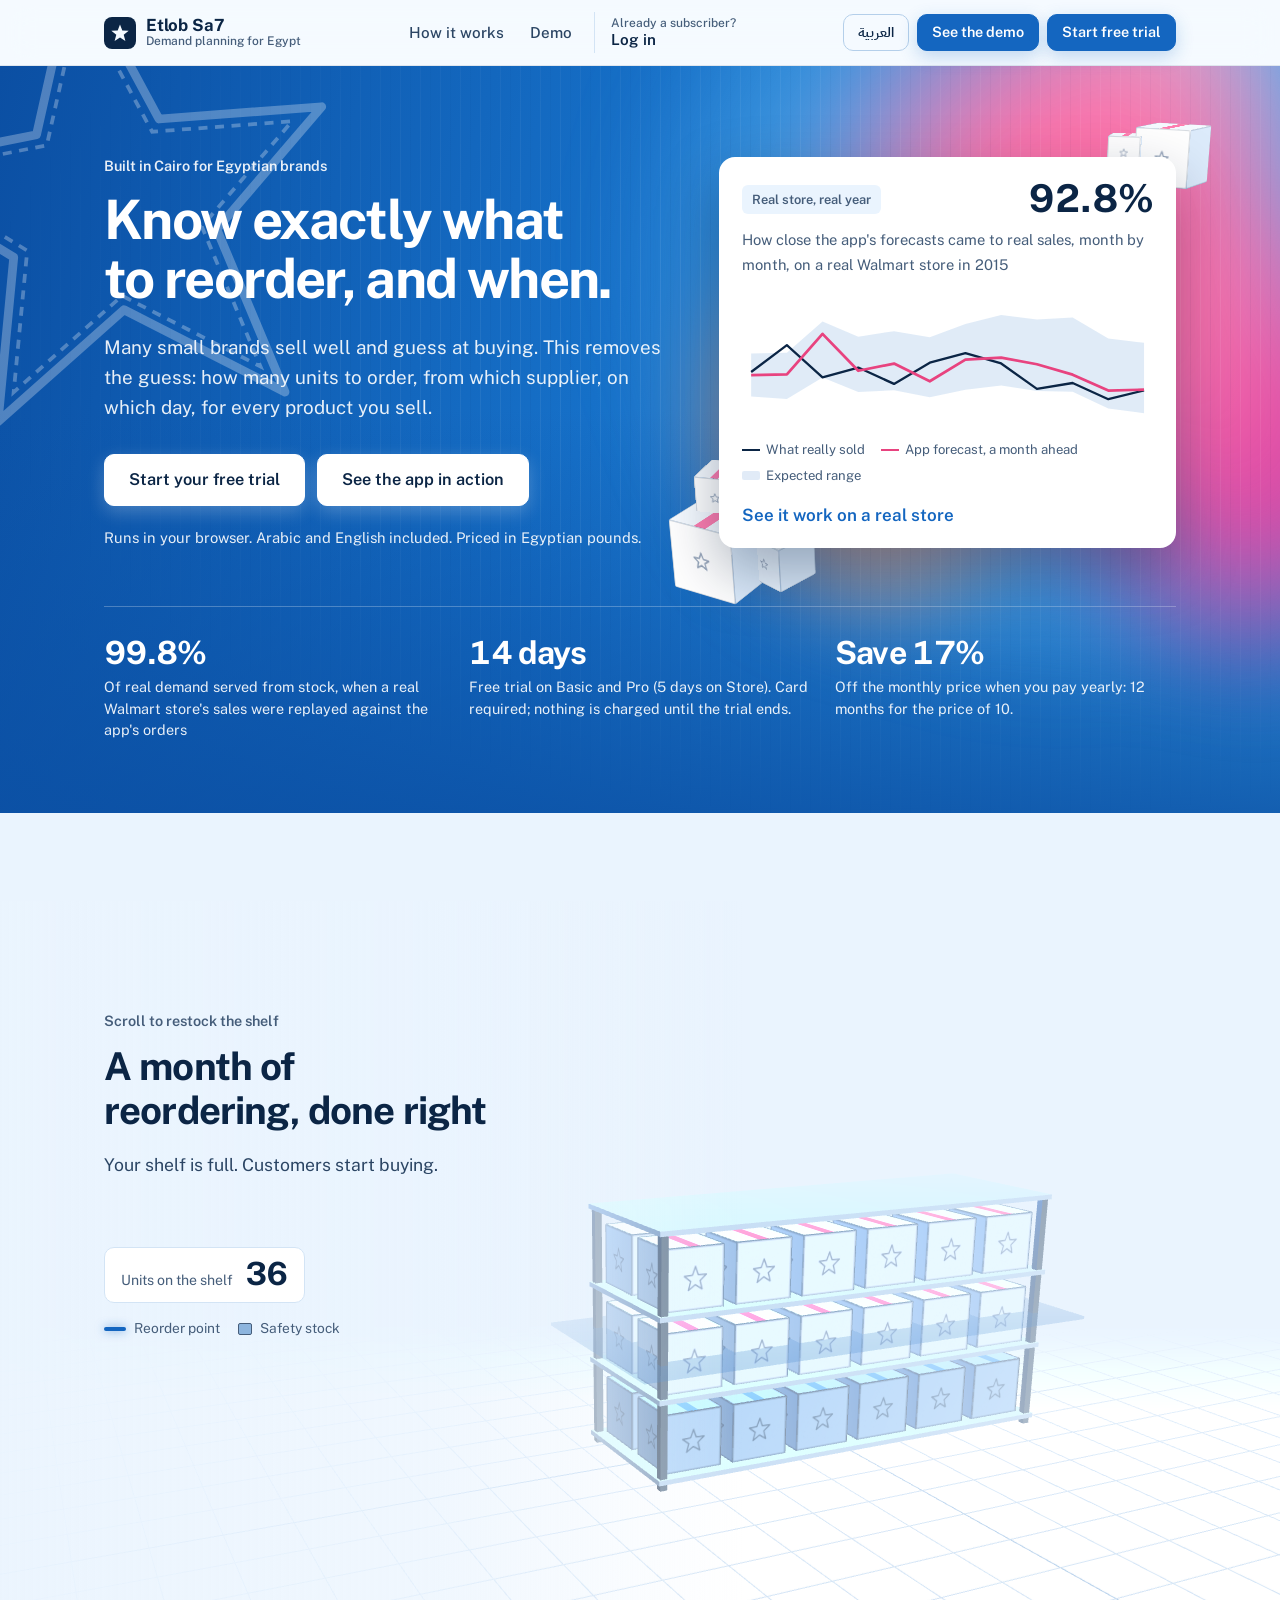
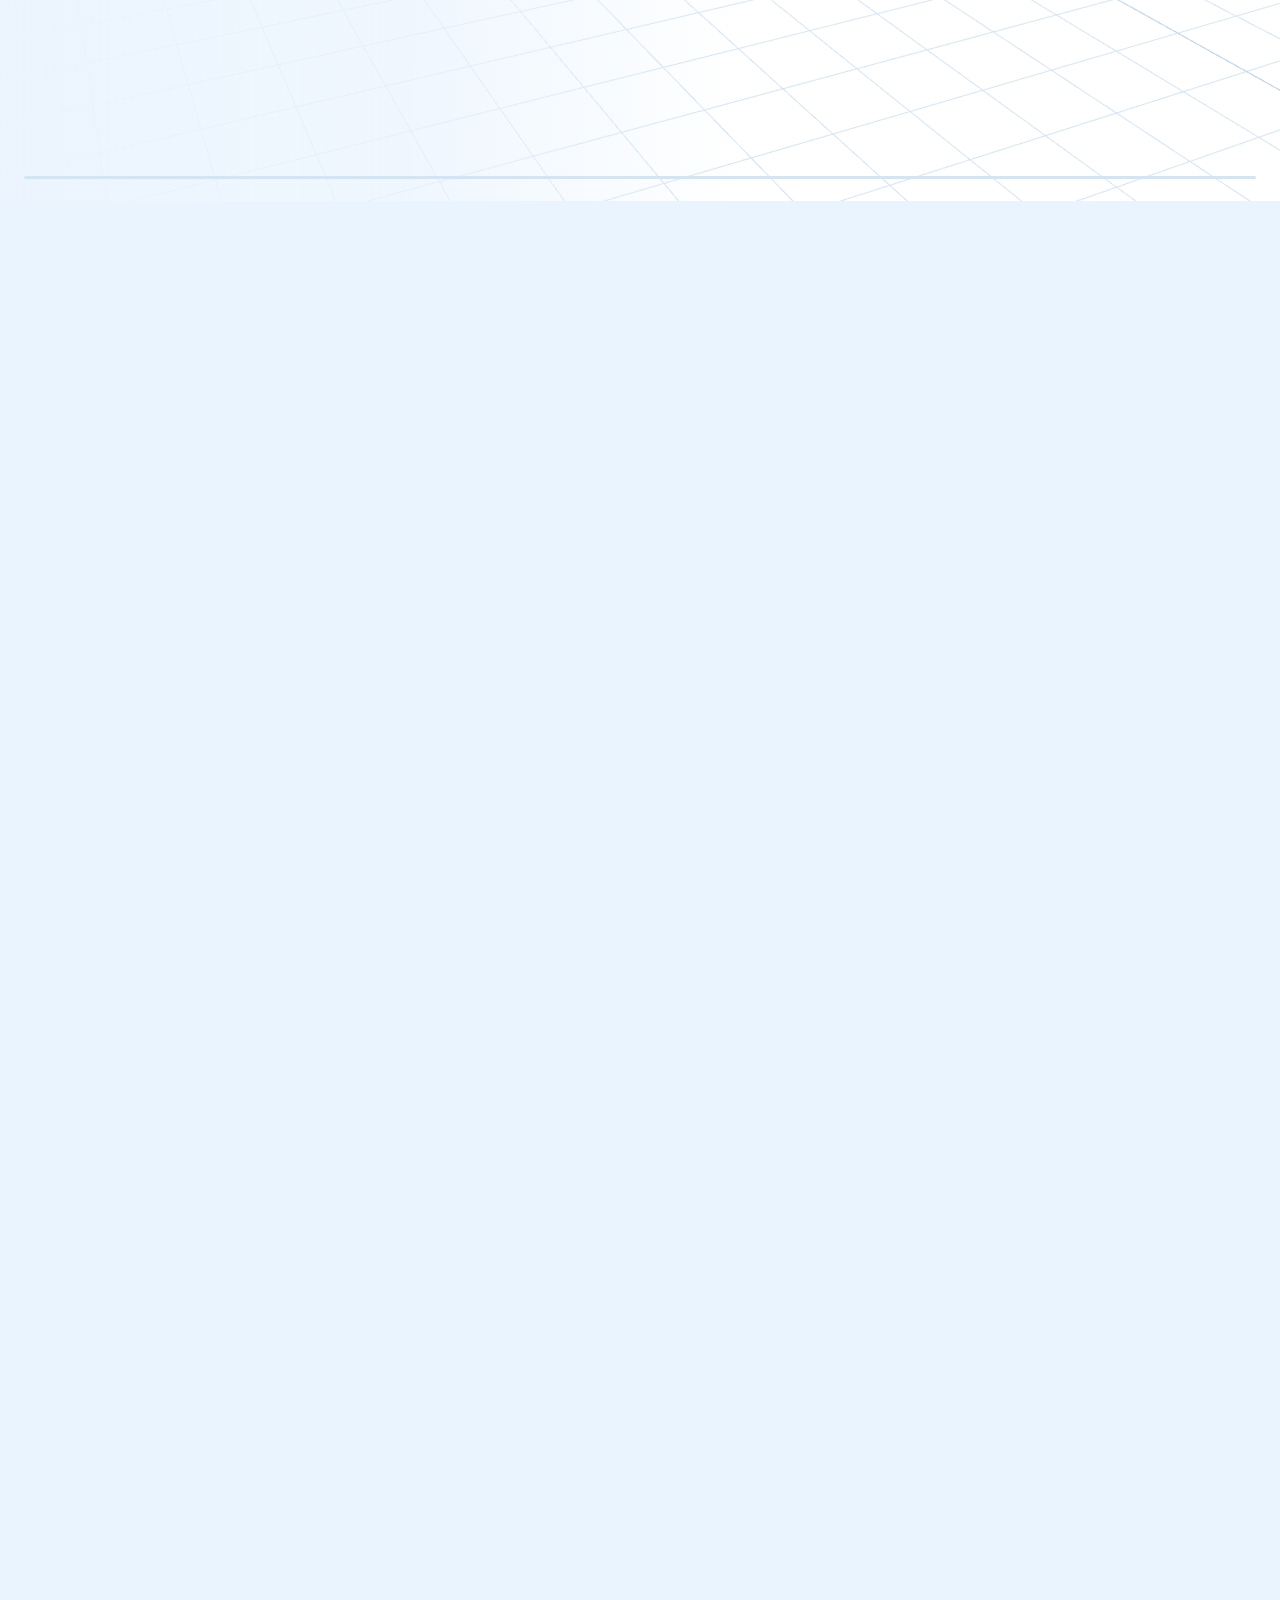
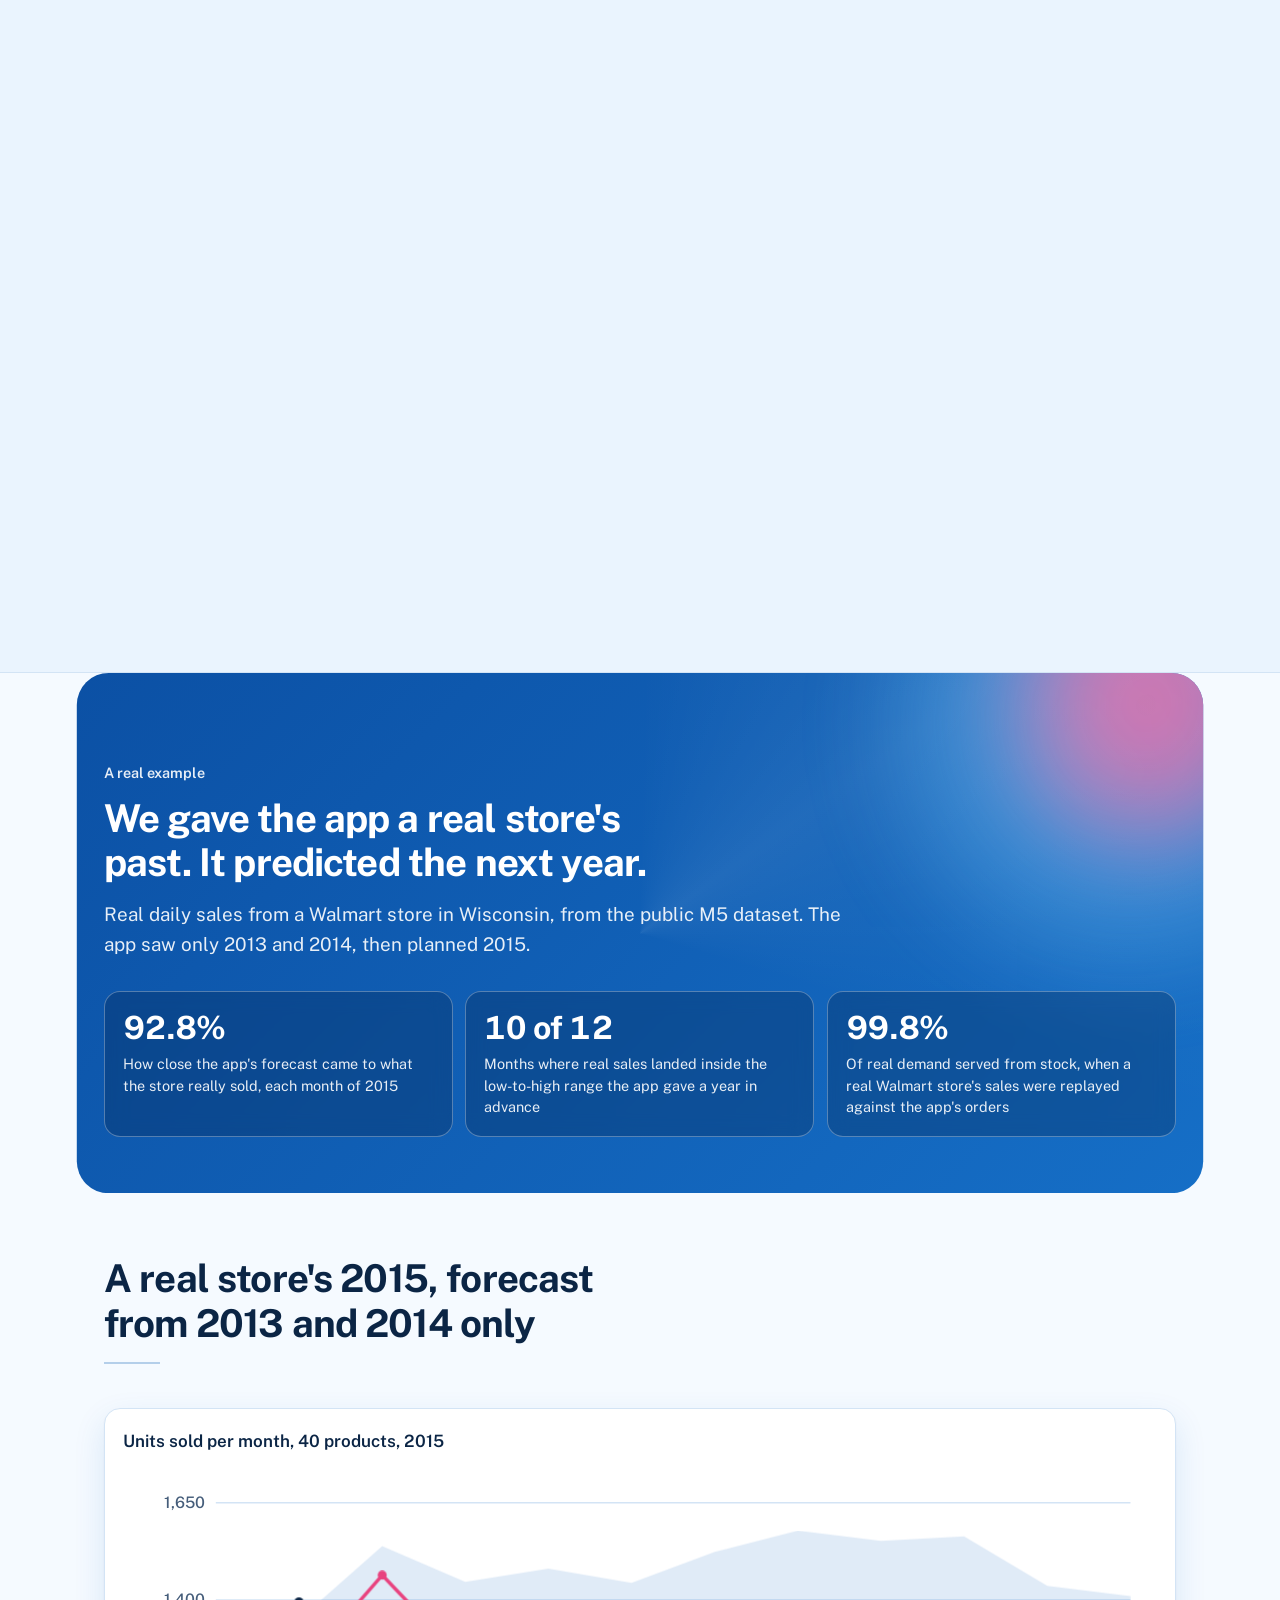
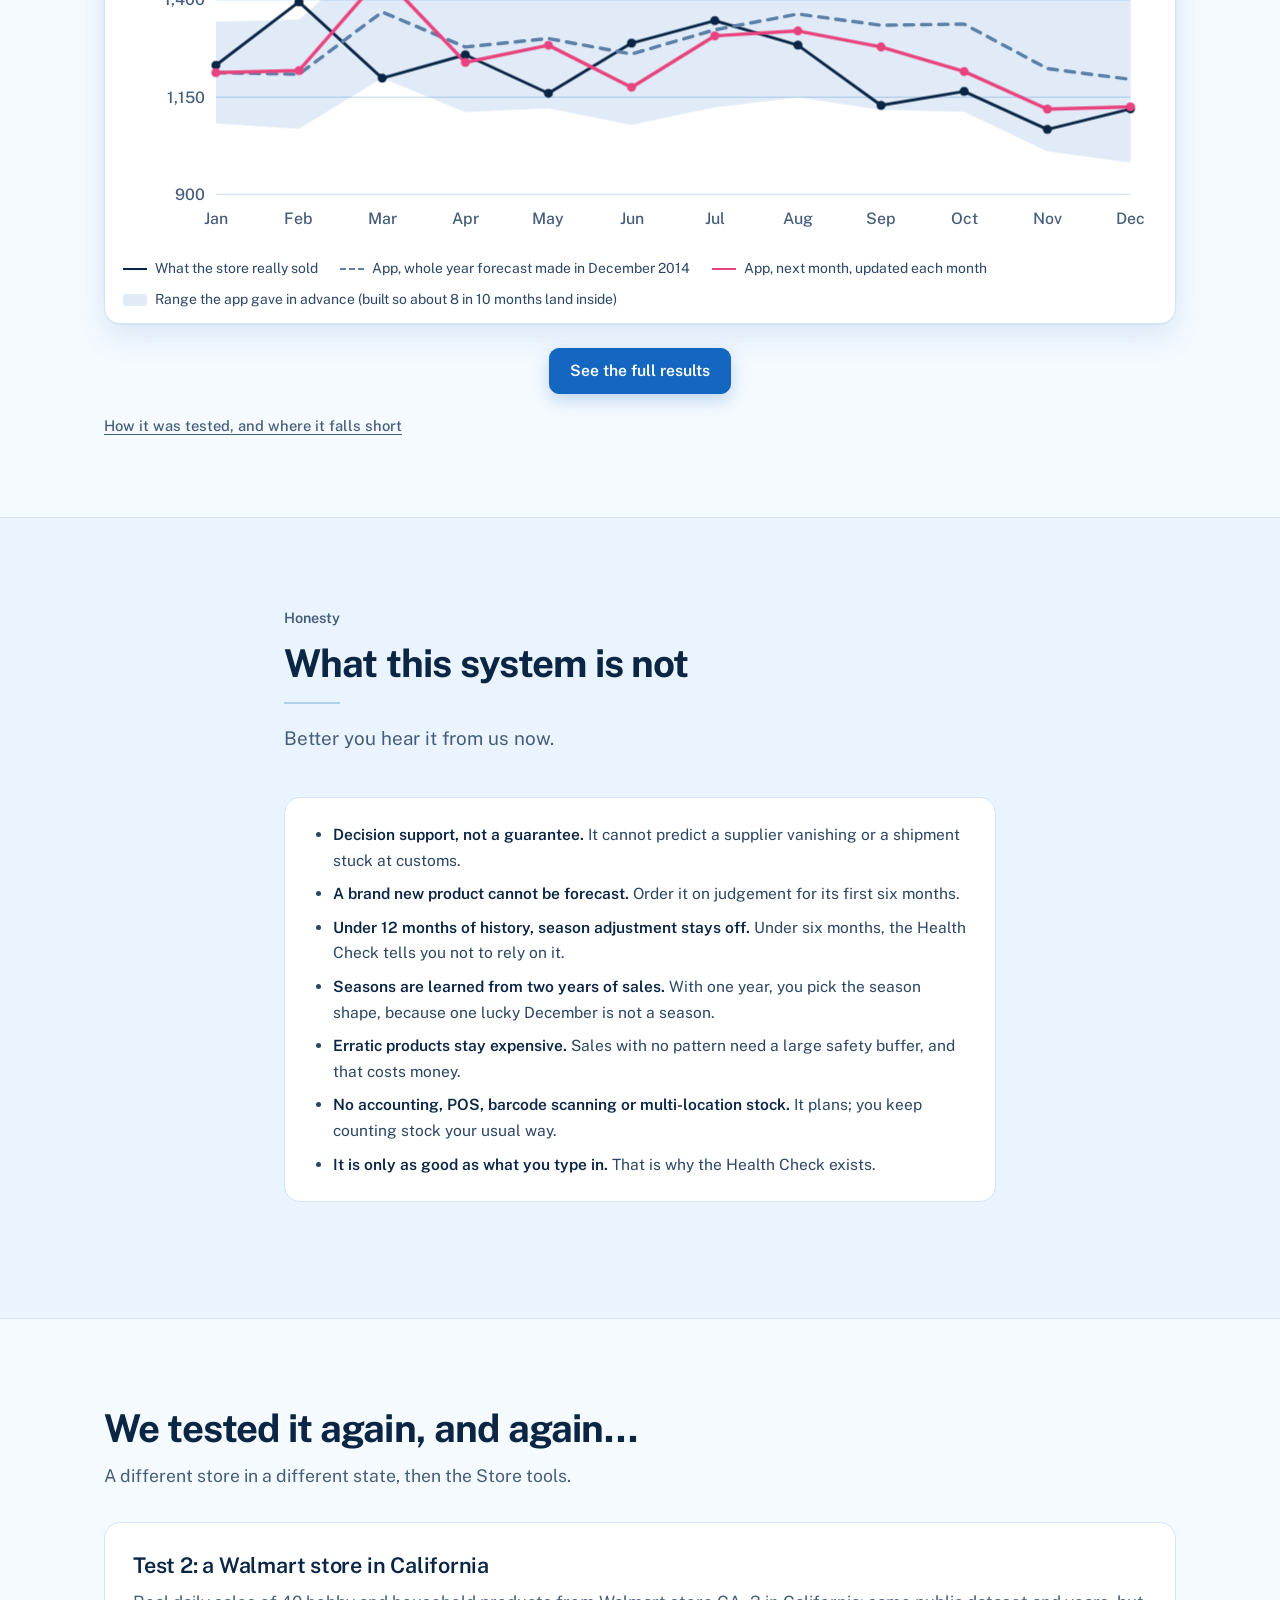
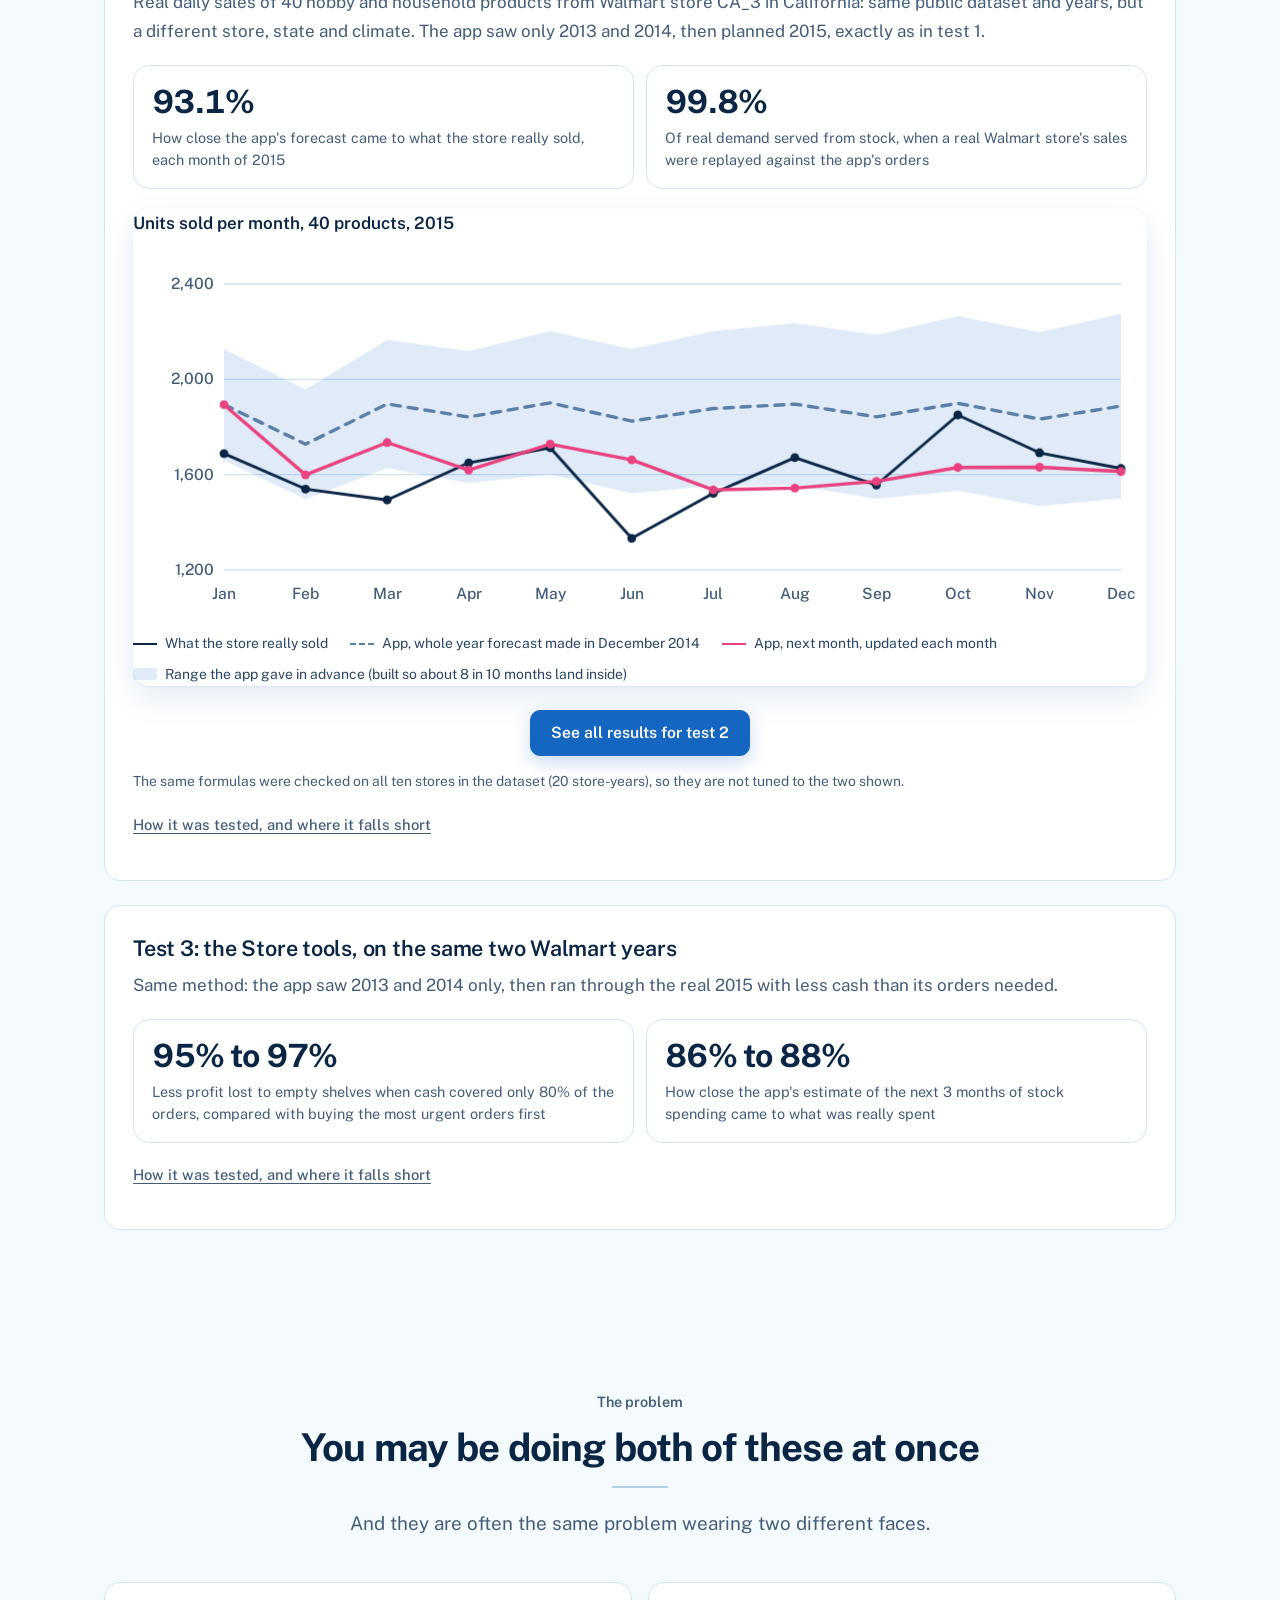
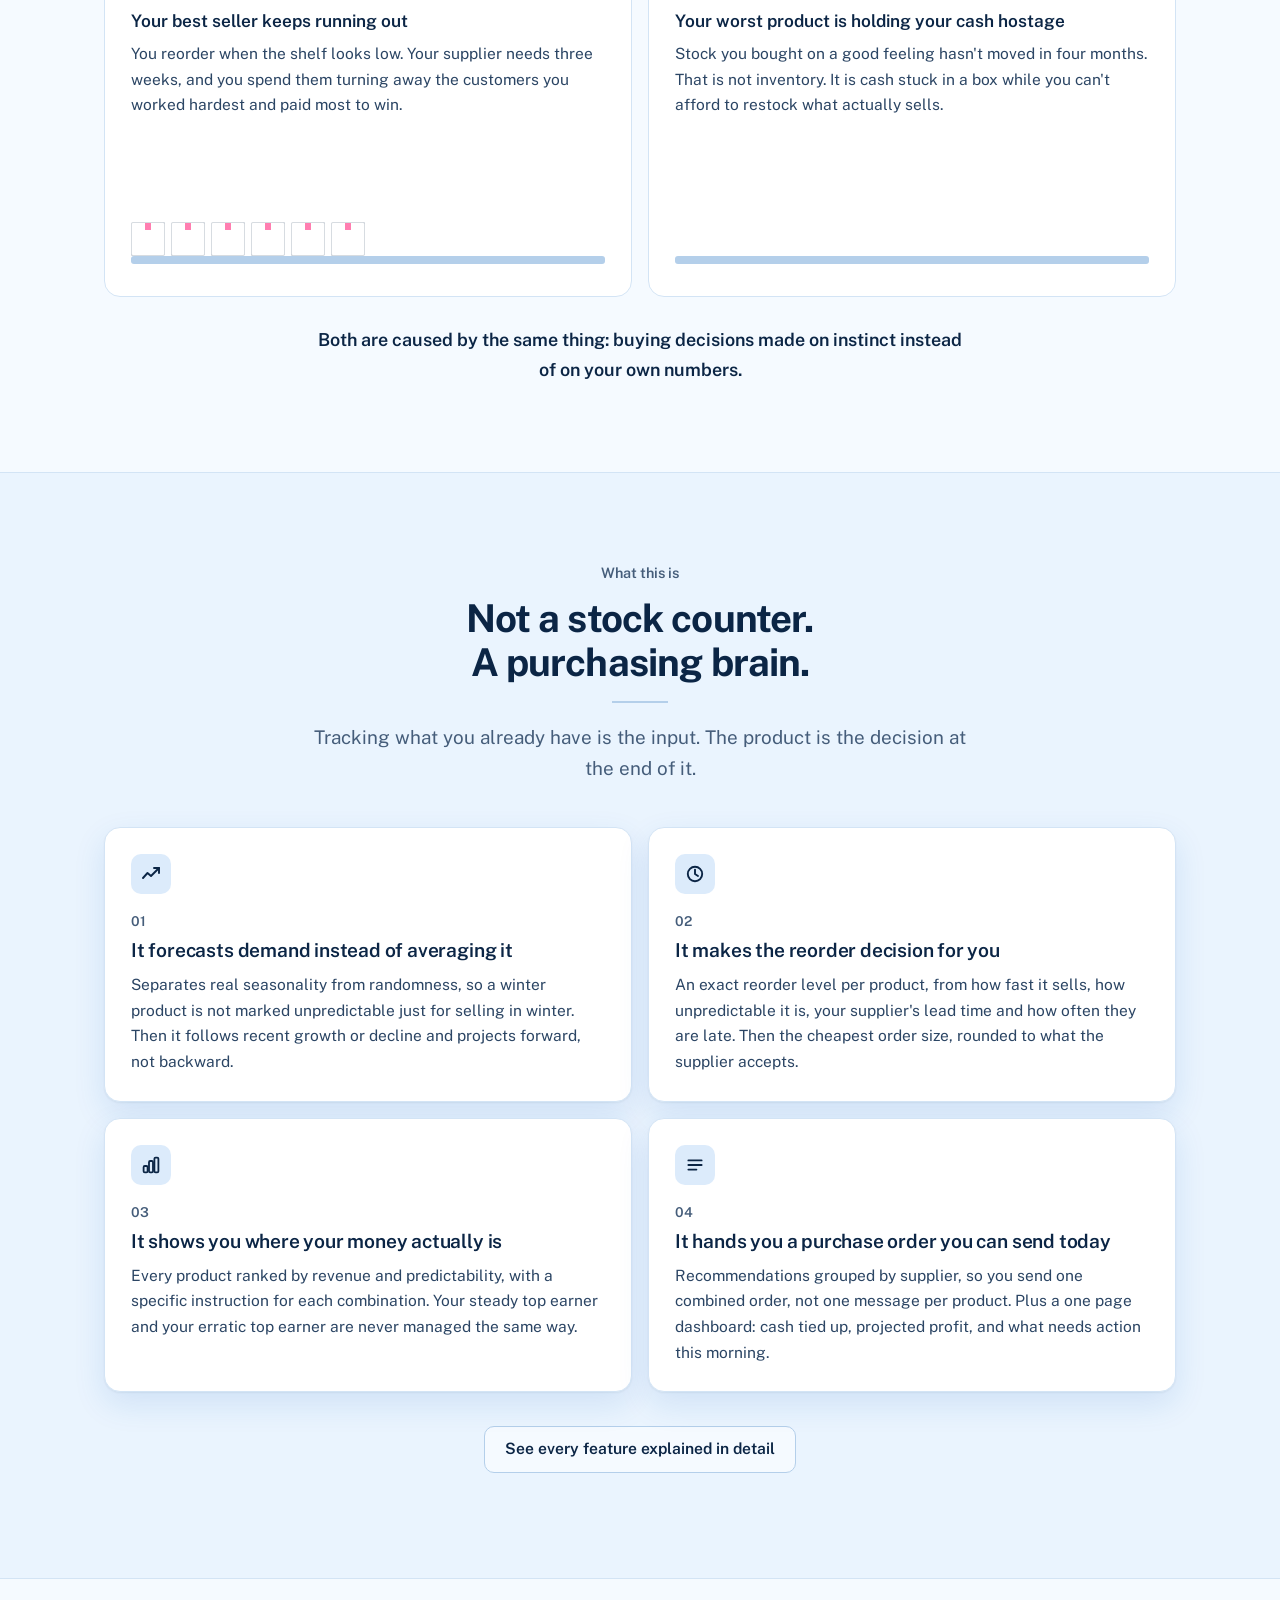
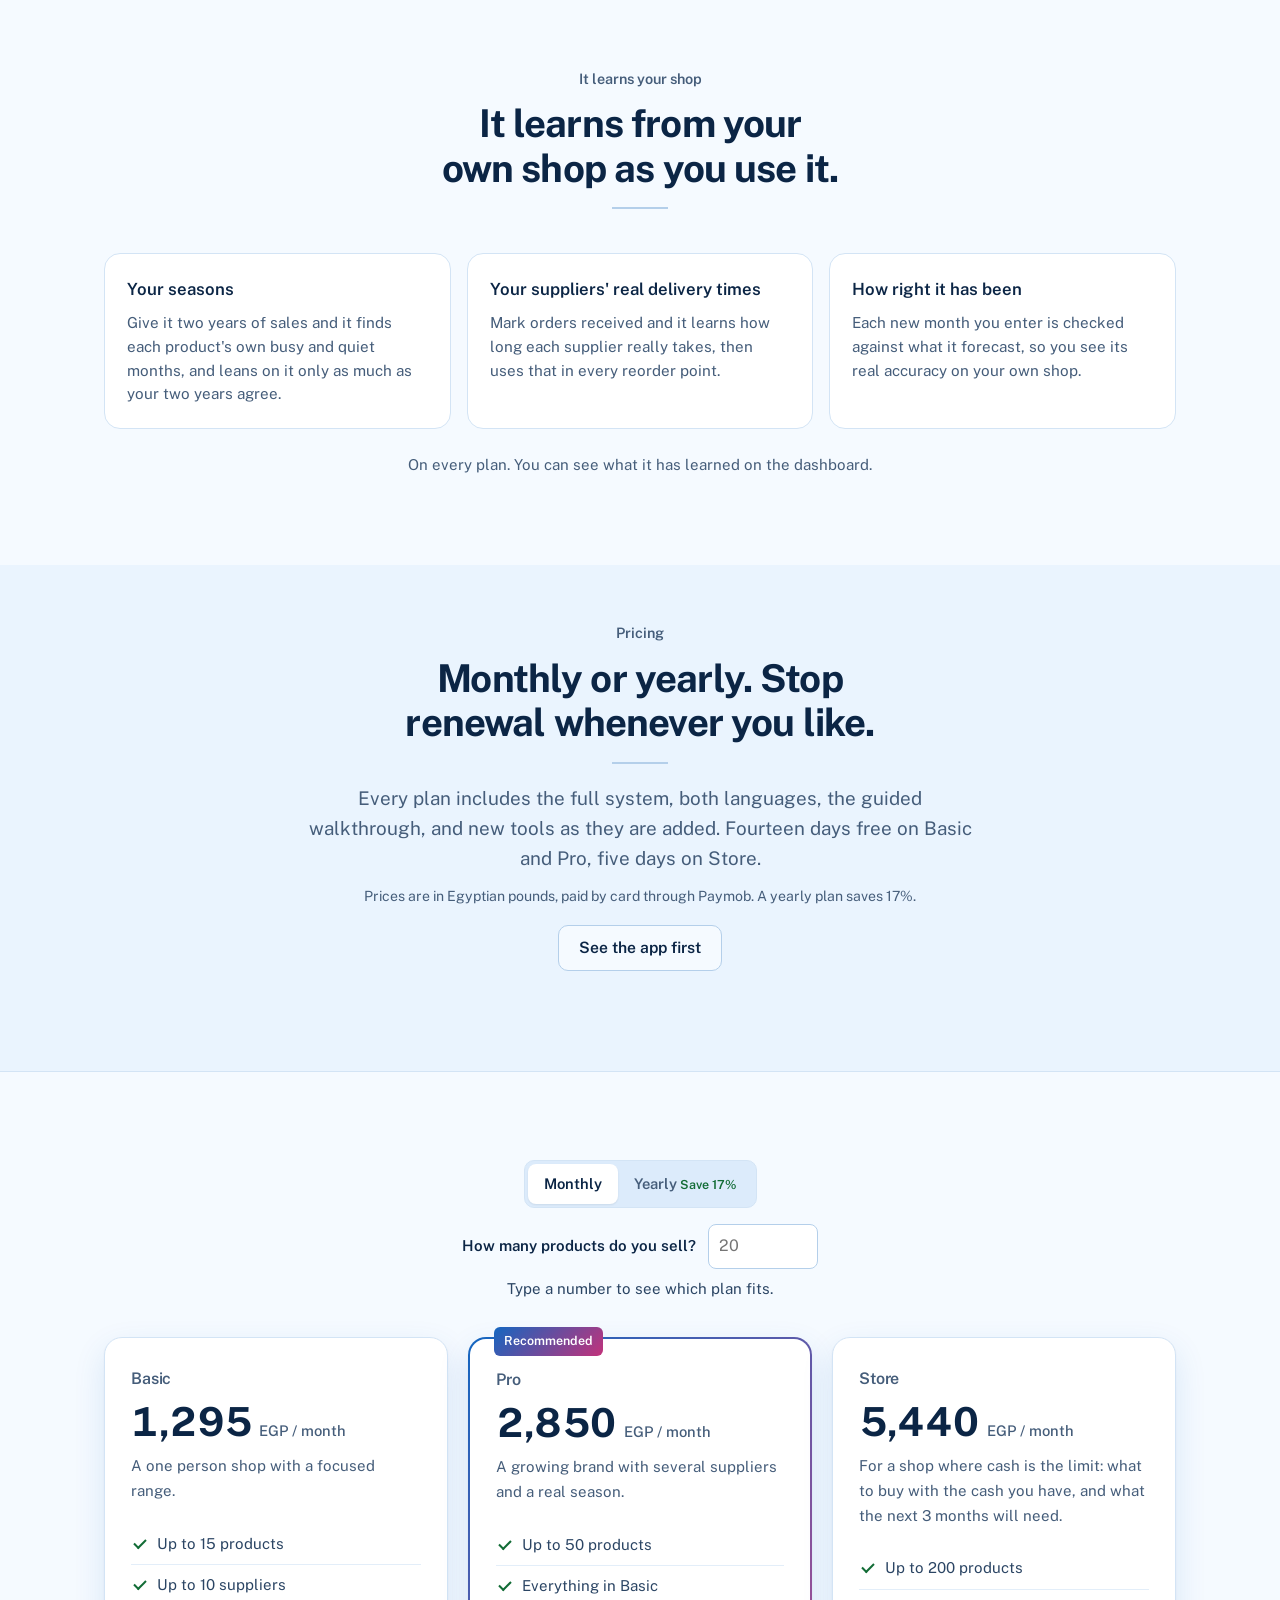
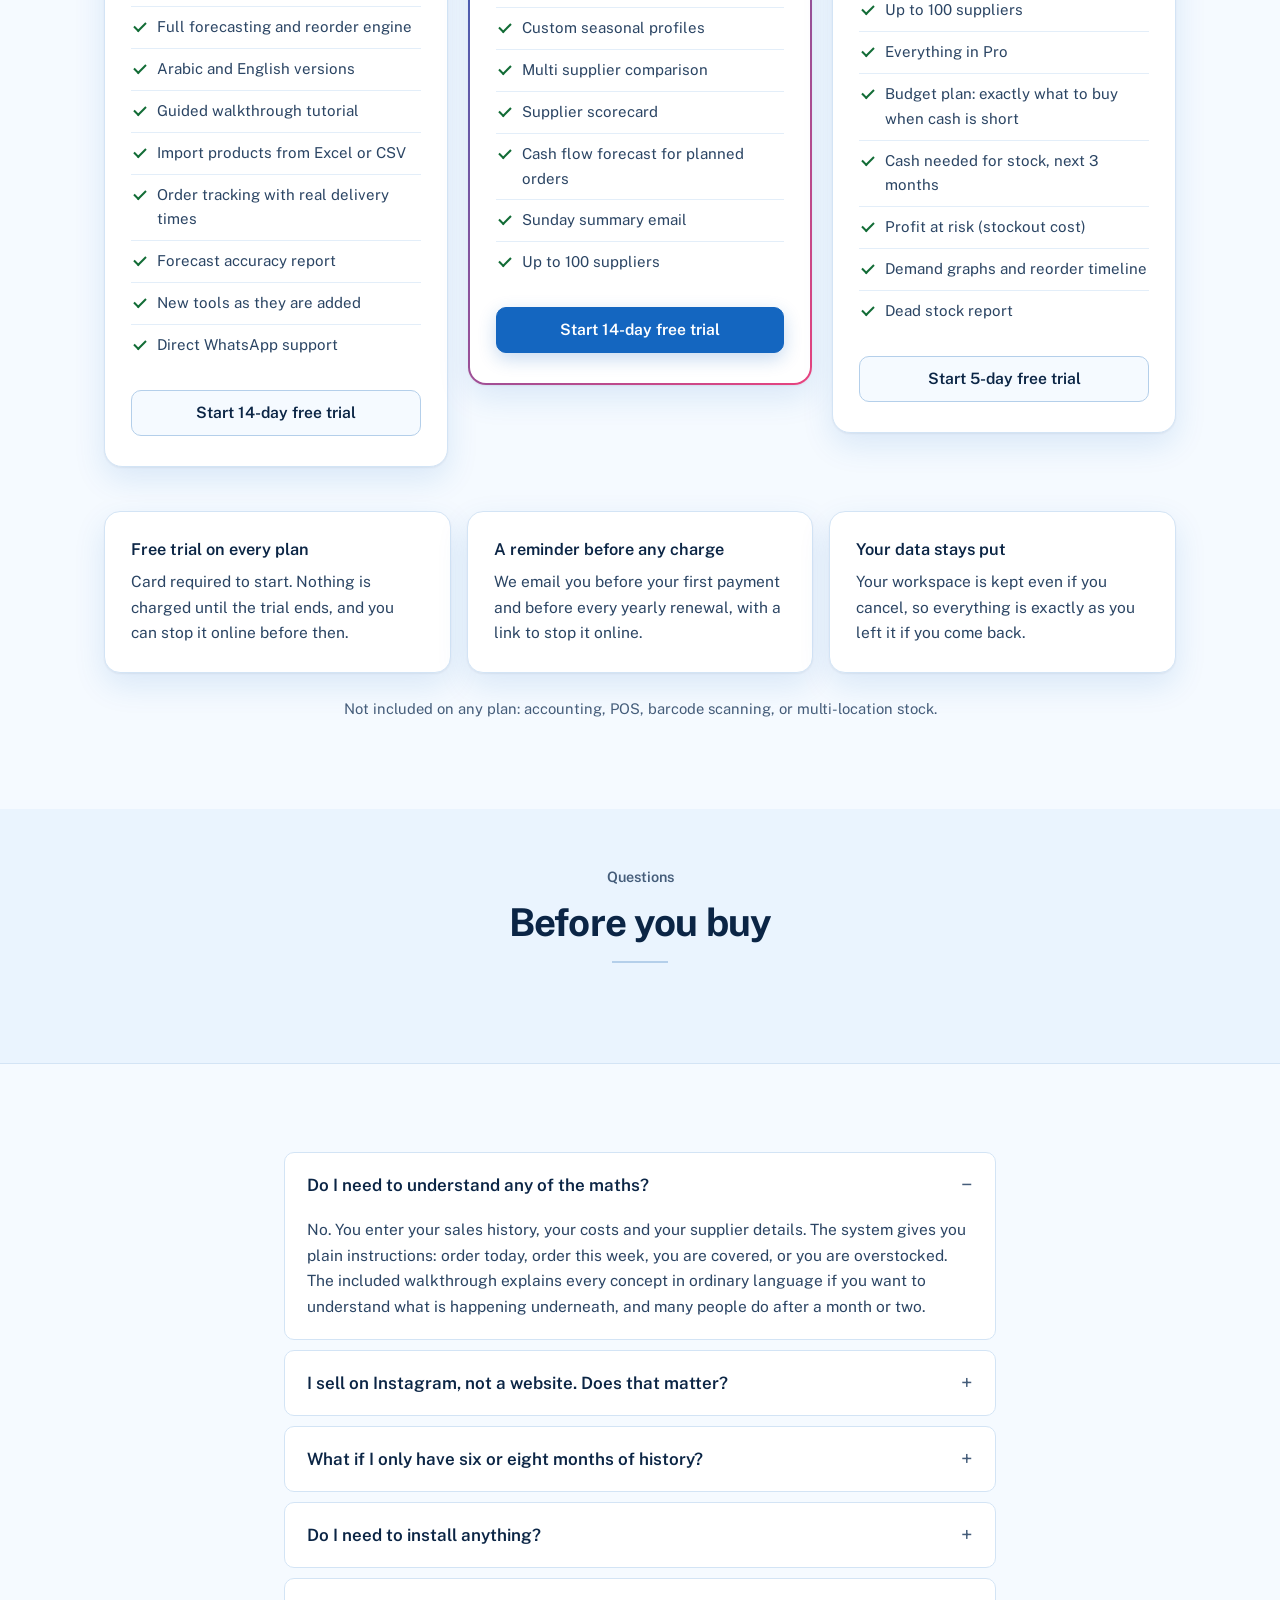
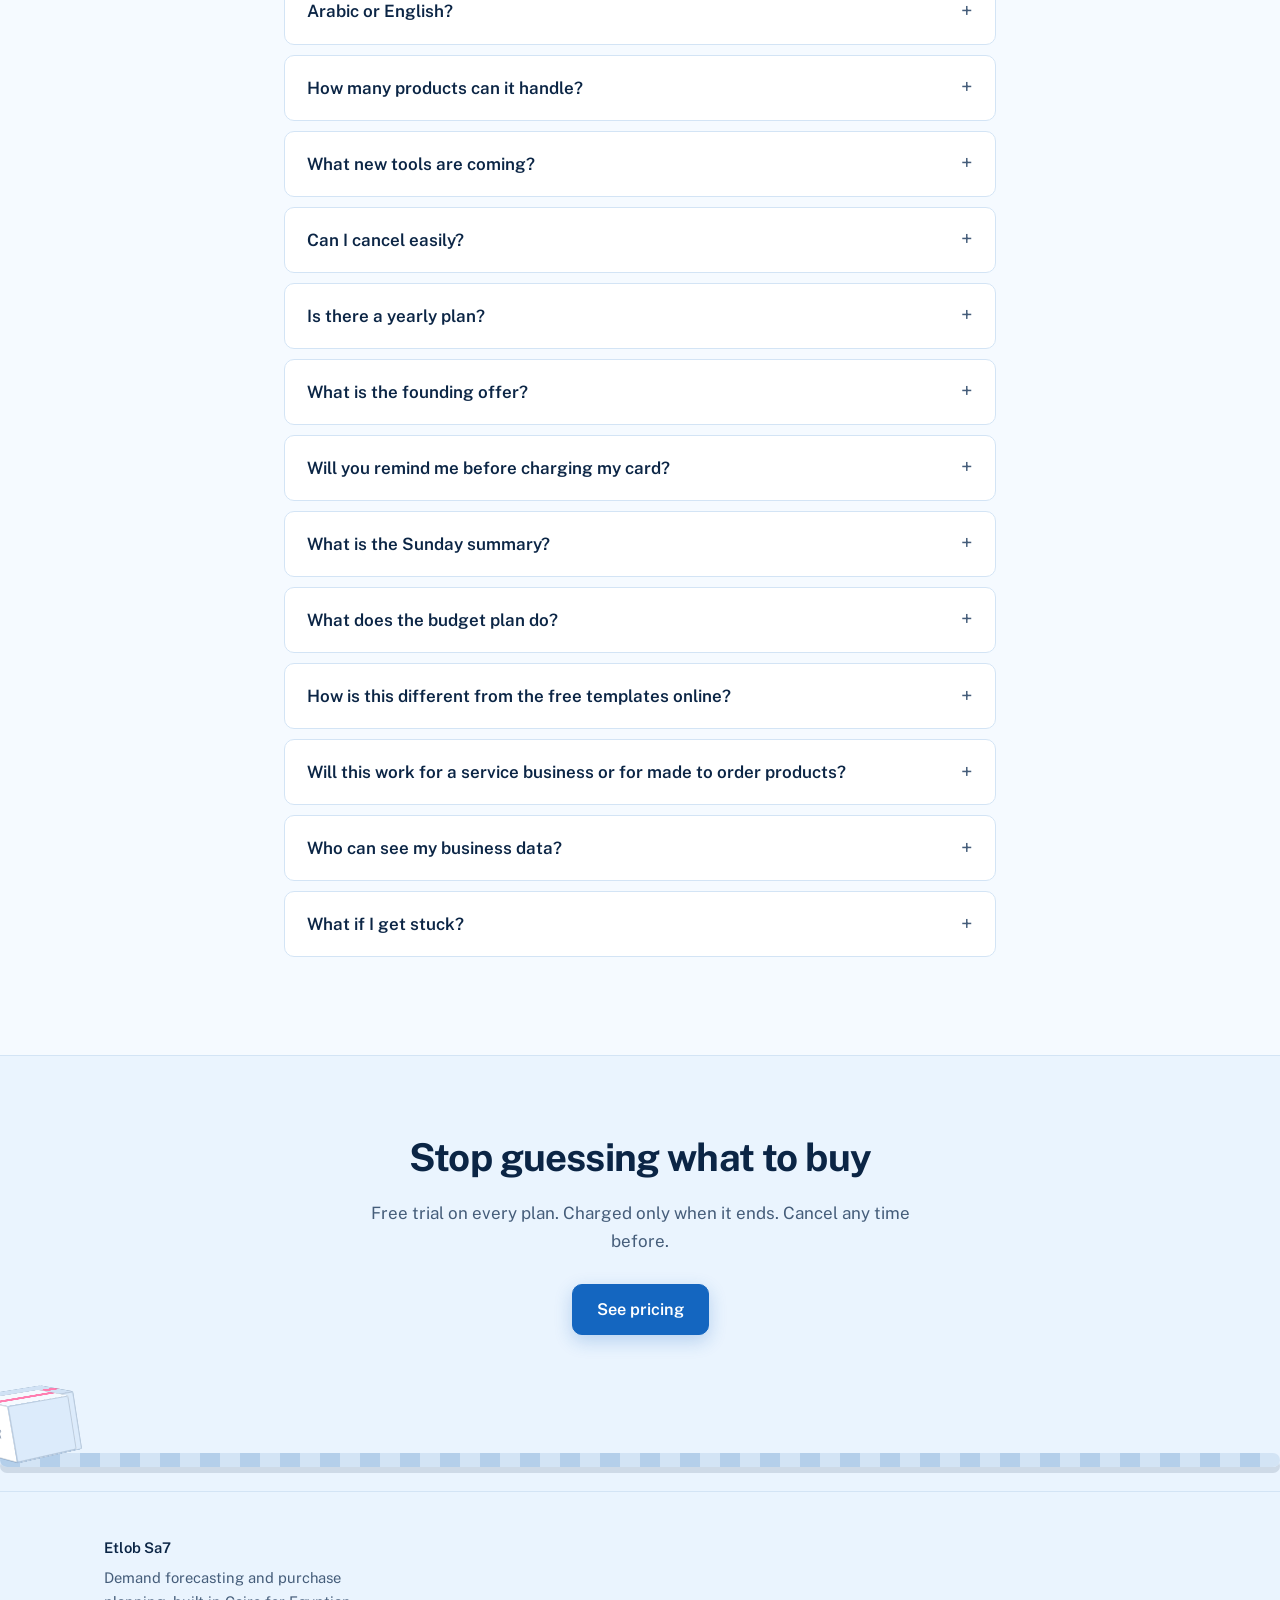
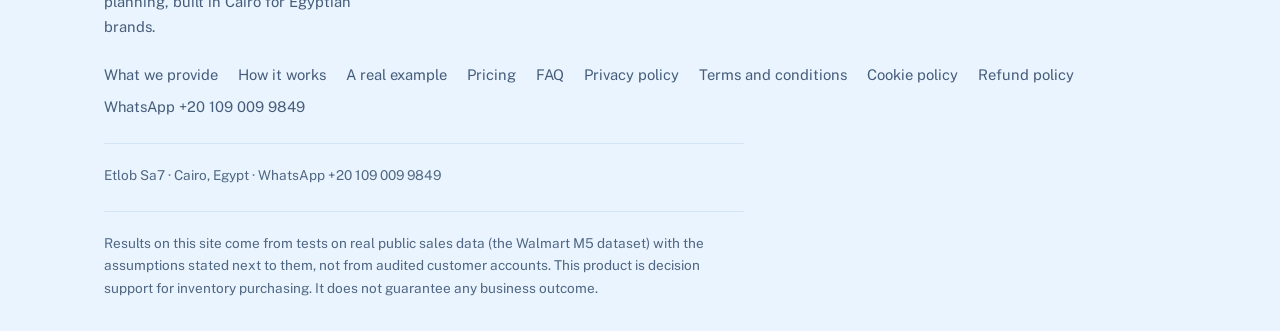
<file: index.html>
<!DOCTYPE html>

<html lang="en">
<head>
<meta charset="utf-8"/>
<meta content="width=device-width, initial-scale=1, viewport-fit=cover" name="viewport"/>
<meta name="color-scheme" content="light dark">
<title>Etlob Sa7 | Demand Planning for Egyptian Brands</title>
<meta content="Know exactly what to reorder, how much, and when. A demand forecasting and purchase planning app built for Egyptian local brands and online sellers. Sign in with your email, no installs." name="description"/>
<link href="[data-uri]" rel="icon" type="image/svg+xml"/>
<link rel="canonical" href="https://etlobsa7.com/">
<link rel="apple-touch-icon" href="/assets/apple-touch-icon.png">
<meta property="og:type" content="website">
<meta property="og:site_name" content="Etlob Sa7">
<meta property="og:url" content="https://etlobsa7.com/">
<meta property="og:title" content="Etlob Sa7: know what to reorder, how much, and when">
<meta property="og:description" content="Demand forecasting and purchase planning for Egyptian brands and online sellers, in Arabic and English. Free trial: 14 days on Basic and Pro.">
<meta property="og:image" content="https://etlobsa7.com/assets/og.png">
<meta property="og:image:width" content="1200">
<meta property="og:image:height" content="630">
<meta property="og:image:alt" content="Etlob Sa7: demand planning for Egyptian brands">
<meta property="og:locale" content="en_US">
<meta property="og:locale:alternate" content="ar_EG">
<meta name="twitter:card" content="summary_large_image">
<meta name="theme-color" content="#F5FAFF" media="(prefers-color-scheme: light)">
<meta name="theme-color" content="#071326" media="(prefers-color-scheme: dark)">
<script type="application/ld+json">
{"@context":"https://schema.org","@graph":[
{"@type":"Organization","@id":"https://etlobsa7.com/#org","name":"Etlob Sa7","url":"https://etlobsa7.com/","logo":"https://etlobsa7.com/assets/apple-touch-icon.png","address":{"@type":"PostalAddress","addressLocality":"Cairo","addressCountry":"EG"},"contactPoint":{"@type":"ContactPoint","contactType":"customer support","telephone":"+201090099849","availableLanguage":["Arabic","English"]}},
{"@type":"SoftwareApplication","name":"Etlob Sa7","url":"https://etlobsa7.com/","applicationCategory":"BusinessApplication","operatingSystem":"Web browser","inLanguage":["ar","en"],"publisher":{"@id":"https://etlobsa7.com/#org"},
"description":"Demand forecasting and purchase planning for Egyptian brands and online sellers: what to reorder, how much, and when.",
"offers":[
{"@type":"Offer","name":"Basic, monthly","price":"1295","priceCurrency":"EGP"},
{"@type":"Offer","name":"Pro, monthly","price":"2850","priceCurrency":"EGP"},
{"@type":"Offer","name":"Store, monthly","price":"5440","priceCurrency":"EGP"},
{"@type":"Offer","name":"Basic, yearly","price":"12950","priceCurrency":"EGP"},
{"@type":"Offer","name":"Pro, yearly","price":"28500","priceCurrency":"EGP"},
{"@type":"Offer","name":"Store, yearly","price":"54400","priceCurrency":"EGP"}]}]}
</script>
<link href="/assets/fonts/fonts.css" rel="stylesheet">
<style>
/* Etlob Sa7 website: one neutral palette, one type family, no decoration. */
:root{
  --bg:#FFFFFF;--bg-2:#F8FAFC;--bg-3:#F1F5F9;--card:#FFFFFF;
  --line:#E2E8F0;--line-2:#EEF2F6;--line-3:#CBD5E1;
  --ink:#0F172A;--body:#334155;--muted:#475569;--faint:#56657A;
  --accent:#2563EB;--accent-2:#1D4ED8;--accent-ink:#FFFFFF;
  --btn:#0F172A;--btn-2:#1E293B;--btn-ink:#FFFFFF;
  --ok:#15803D;--ok-bg:#F0FDF4;--warn:#B45309;--warn-bg:#FFFBEB;--bad:#B91C1C;--bad-bg:#FEF2F2;
  --c-act:#0F172A;--c-fc:#2563EB;--c-year:#64748B;--c-band:rgba(37,99,235,.12);
  --shadow:0 1px 2px rgba(15,23,42,.06),0 8px 24px rgba(15,23,42,.08);
  --sans:"Public Sans","IBM Plex Sans Arabic",system-ui,-apple-system,"Segoe UI",Roboto,Arial,sans-serif;
  --mx:1120px;--r:12px;
  --ease-out:cubic-bezier(.23,1,.32,1);--ease-drawer:cubic-bezier(.32,.72,0,1);
  color-scheme:light;
}
html[lang="ar"]{--sans:"IBM Plex Sans Arabic","Public Sans",system-ui,"Segoe UI",Tahoma,Arial,sans-serif}
@media (prefers-color-scheme:dark){:root:not([data-theme="light"]){
  --bg:#0D0F13;--bg-2:#13161B;--bg-3:#1B1F26;--card:#15181E;
  --line:#272C35;--line-2:#20242B;--line-3:#3A414C;
  --ink:#F3F5F8;--body:#CBD2DB;--muted:#A3ACB9;--faint:#98A2B0;
  --accent:#7AAEFF;--accent-2:#A3C6FF;--accent-ink:#0D0F13;
  --btn:#F3F5F8;--btn-2:#FFFFFF;--btn-ink:#0D0F13;
  --ok:#5FD08F;--ok-bg:#0F241A;--warn:#F2B65A;--warn-bg:#2A2010;--bad:#F48A80;--bad-bg:#2C1414;
  --c-act:#F3F5F8;--c-fc:#7AAEFF;--c-year:#8A94A3;--c-band:rgba(122,174,255,.16);
  --shadow:0 1px 2px rgba(0,0,0,.4),0 8px 24px rgba(0,0,0,.35);
  color-scheme:dark;
}}
:root[data-theme="dark"]{
  --bg:#0D0F13;--bg-2:#13161B;--bg-3:#1B1F26;--card:#15181E;
  --line:#272C35;--line-2:#20242B;--line-3:#3A414C;
  --ink:#F3F5F8;--body:#CBD2DB;--muted:#A3ACB9;--faint:#98A2B0;
  --accent:#7AAEFF;--accent-2:#A3C6FF;--accent-ink:#0D0F13;
  --btn:#F3F5F8;--btn-2:#FFFFFF;--btn-ink:#0D0F13;
  --ok:#5FD08F;--ok-bg:#0F241A;--warn:#F2B65A;--warn-bg:#2A2010;--bad:#F48A80;--bad-bg:#2C1414;
  --c-act:#F3F5F8;--c-fc:#7AAEFF;--c-year:#8A94A3;--c-band:rgba(122,174,255,.16);
  --shadow:0 1px 2px rgba(0,0,0,.4),0 8px 24px rgba(0,0,0,.35);
  color-scheme:dark;
}

/* ---------- base ---------- */
*{box-sizing:border-box}
html{scroll-behavior:smooth;-webkit-tap-highlight-color:transparent;-webkit-text-size-adjust:100%}
@media (prefers-reduced-motion:reduce){html{scroll-behavior:auto}}
body{margin:0;background:var(--bg);color:var(--body);font-family:var(--sans);font-size:17px;line-height:1.65;
  -webkit-font-smoothing:antialiased;overflow-x:hidden}
h1,h2,h3,h4{font-family:var(--sans);color:var(--ink);margin:0 0 .5em;font-weight:700}
h1{font-size:clamp(2.2rem,4.6vw,3.4rem);line-height:1.08;letter-spacing:-.03em}
h2{font-size:clamp(1.7rem,3vw,2.4rem);line-height:1.15;letter-spacing:-.022em}
h3{font-size:1.2rem;line-height:1.35;font-weight:600;letter-spacing:-.01em}
h4{font-size:1.02rem;line-height:1.4;font-weight:600}
h1,h2,h3{text-wrap:balance}
html[lang="ar"] h1,html[lang="ar"] h2,html[lang="ar"] h3{letter-spacing:0;line-height:1.3}
p{margin:0 0 1em}
a{color:var(--accent);text-decoration-thickness:1px;text-underline-offset:3px}
@media (hover:hover) and (pointer:fine){a:hover{color:var(--accent-2)}}
strong{color:var(--ink);font-weight:600}
code{font-size:.9em}
.wrap{max-width:var(--mx);margin:0 auto;padding:0 max(24px,env(safe-area-inset-right,0px)) 0 max(24px,env(safe-area-inset-left,0px))}
.narrow{max-width:760px;margin:0 auto}
.eyebrow{font-size:.9rem;font-weight:600;color:var(--muted);margin:0 0 12px;letter-spacing:0}
.lede{font-size:clamp(1.05rem,1.6vw,1.18rem);color:var(--muted);line-height:1.6}
.sr{position:absolute;width:1px;height:1px;overflow:hidden;clip:rect(0 0 0 0);white-space:nowrap}
::selection{background:color-mix(in srgb,var(--accent) 22%,transparent)}
:focus-visible{outline:2px solid var(--accent);outline-offset:2px}
main:focus{outline:none}
.skip{position:absolute;inset-inline-start:12px;top:-60px;z-index:300;background:var(--btn);color:var(--btn-ink);padding:10px 14px;border-radius:8px;font-weight:600;text-decoration:none}
.skip:focus{top:12px}

/* ---------- navigation ---------- */
.nav{position:sticky;top:0;z-index:100;background:color-mix(in srgb,var(--bg) 80%,transparent);-webkit-backdrop-filter:blur(16px) saturate(180%);backdrop-filter:blur(16px) saturate(180%);
  border-bottom:1px solid color-mix(in srgb,var(--ink) 9%,transparent);padding-top:env(safe-area-inset-top,0px)}
@media (prefers-reduced-transparency:reduce){.nav{background:var(--bg);-webkit-backdrop-filter:none;backdrop-filter:none}}
.nav-in{max-width:var(--mx);margin:0 auto;padding:12px max(24px,env(safe-area-inset-right,0px)) 12px max(24px,env(safe-area-inset-left,0px));display:flex;align-items:center;justify-content:space-between;gap:20px}
.brand{display:flex;align-items:center;gap:10px;text-decoration:none;flex-shrink:0;min-width:0}
.brand .mark{flex:0 0 auto;display:block}
.brand b{font-weight:700;color:var(--ink);font-size:1.05rem;line-height:1.15;letter-spacing:-.01em}
.brand b span{display:block;font-size:.75rem;font-weight:500;color:var(--muted);letter-spacing:0}
.tabs{display:flex;gap:2px;align-items:center}
.tab{background:none;border:0;font:inherit;font-size:.95rem;font-weight:500;color:var(--body);padding:8px 12px;border-radius:8px;cursor:pointer;white-space:nowrap;text-decoration:none}
@media (hover:hover) and (pointer:fine){.tab:hover{background:var(--bg-3);color:var(--ink)}}
.tab.on{color:var(--ink);font-weight:600}
.tabs .navlogin{display:flex;flex-direction:column;align-items:flex-start;line-height:1.2;padding-block:4px;margin-inline-start:8px;padding-inline-start:16px;border-inline-start:1px solid var(--line);border-radius:0}
@media (hover:hover) and (pointer:fine){.tabs .navlogin:hover{background:none}}
.tabs .navlogin small{font-size:.75rem;font-weight:500;color:var(--muted)}
.tabs .navlogin b{font-size:.95rem;font-weight:600;color:var(--ink)}
@media (hover:hover) and (pointer:fine){.tabs .navlogin:hover b{color:var(--accent)}}
.menubtn{display:none;background:none;border:1px solid var(--line);border-radius:8px;padding:8px 10px;cursor:pointer;color:var(--ink);line-height:0}
.drawer{display:none;border-top:1px solid var(--line);background:var(--bg);padding:8px 24px 16px;flex-direction:column}
.drawer.open{display:flex}
.drawer .tab{display:block;width:100%;text-align:start;padding:12px;font-size:1rem;border-radius:8px}
.drawer .tab.navlogin{border-top:1px solid var(--line);border-radius:0;margin-top:6px;padding-top:16px}
@media (max-width:1000px){.tabs{display:none}.menubtn{display:block}}
/* phones: the demo and trial buttons stay in the header; the language switch lives in the menu */
.nav-short{display:none !important}
@media (max-width:600px){#langBtn{display:none}.nav-in{gap:8px}.nav-in .btn-sm{padding:7px 10px;font-size:.84rem}.nav-long{display:none !important}.nav-short{display:inline-flex !important}}
@media (max-width:360px){.nav-in .brand b{display:none}}
@media (max-width:600px){
  .nav-in{padding:10px 16px;gap:8px}
  .nav-in > div:last-child{gap:6px !important;flex-shrink:0}
  .brand b{font-size:.95rem}
  .brand b span{font-size:.68rem}
  #langBtn{display:none}
  .nav-in .btn-sm{padding:8px 12px;font-size:.85rem;white-space:nowrap}
}
@media (max-width:400px){.brand b span{display:none}}

/* ---------- buttons ---------- */
.btn{display:inline-flex;align-items:center;justify-content:center;gap:8px;padding:12px 20px;border-radius:8px;font:inherit;font-weight:600;font-size:.98rem;line-height:1.3;
  text-decoration:none;border:1px solid transparent;cursor:pointer;text-align:center;transition:transform 160ms var(--ease-out),background-color 150ms ease,border-color 150ms ease,color 150ms ease}
.btn-primary{background:var(--btn);color:var(--btn-ink);border-color:var(--btn)}
@media (hover:hover) and (pointer:fine){.btn-primary:hover{background:var(--btn-2);border-color:var(--btn-2);color:var(--btn-ink)}}
.btn-ghost{background:var(--bg);color:var(--ink);border-color:var(--line-3)}
@media (hover:hover) and (pointer:fine){.btn-ghost:hover{background:var(--bg-3);color:var(--ink)}}
.btn-sm{padding:8px 14px;font-size:.9rem}
.btn-lg{padding:14px 24px;font-size:1.02rem}
.btn.loading{opacity:.7;pointer-events:none}

/* ---------- pages and sections ---------- */
.page{display:none}
.page.on{display:block}
section{padding:88px 0}
section.tight{padding:56px 0}
@media (max-width:700px){section{padding:64px 0}section.tight{padding:44px 0}}
.alt{background:var(--bg-2);border-top:1px solid var(--line);border-bottom:1px solid var(--line)}
.head{max-width:68ch;margin:0 0 44px}
.head.mid{margin:0 auto 44px;text-align:center}
.head .lede{margin-bottom:0}
.scrollsec{position:relative}
.scrollsec > section:first-child{scroll-margin-top:70px}

/* ---------- hero ---------- */
.hero{padding:88px 0 72px;border-bottom:1px solid var(--line)}
.hero h1{max-width:15ch;margin-bottom:.45em}
.hero .lede{max-width:52ch;margin-bottom:32px}
.hero-cta{display:flex;gap:12px;flex-wrap:wrap}
.hero-note{margin:20px 0 0;font-size:.92rem;color:var(--muted)}
.stats{display:grid;grid-template-columns:repeat(3,minmax(0,1fr));gap:24px;margin-top:56px;padding-top:28px;border-top:1px solid var(--line)}
.stats b{display:block;font-size:2rem;font-weight:700;color:var(--ink);line-height:1.1;letter-spacing:-.02em;margin-bottom:6px;font-variant-numeric:tabular-nums}
.stats small{display:block;color:var(--muted);font-size:.9rem;line-height:1.5}
@media (max-width:760px){.stats{grid-template-columns:1fr;gap:20px}}
.hero-visual{margin-top:40px}
@media (min-width:1000px){
  #p-home .hero .wrap{display:grid;grid-template-columns:minmax(0,1.1fr) minmax(0,.9fr);column-gap:56px;align-items:start}
  #p-home .hero .wrap > *{grid-column:1}
  #p-home .hero .stats{grid-column:1 / -1}
  #p-home .hero .wrap > .hero-visual{grid-column:2;grid-row:1 / span 5;align-self:center;margin-top:0}
}

/* the evidence card */
.rx-card{display:block;text-decoration:none;color:var(--body);background:var(--card);border:1px solid var(--line);border-radius:var(--r);padding:22px 22px 18px;transition:border-color .15s}
@media (hover:hover) and (pointer:fine){.rx-card:hover{border-color:var(--line-3);color:var(--body)}}
.rx-top{display:flex;align-items:center;justify-content:space-between;gap:12px;flex-wrap:wrap}
.rx-pill{font-size:.8rem;font-weight:600;color:var(--muted);background:var(--bg-3);border-radius:6px;padding:4px 10px}
.rx-big{font-size:2.4rem;font-weight:700;line-height:1;color:var(--ink);letter-spacing:-.02em;font-variant-numeric:tabular-nums}
.rx-cap{margin:10px 0 8px;font-size:.92rem;color:var(--muted)}
.rx-mini{display:block;width:100%;height:auto;margin:6px 0 4px}
.rx-act{fill:none;stroke:var(--c-act);stroke-width:2;stroke-linejoin:round}
.rx-fc{fill:none;stroke:var(--c-fc);stroke-width:2.4;stroke-linejoin:round}
.rx-band{fill:var(--c-band);stroke:none}
.rx-key{display:flex;flex-wrap:wrap;gap:4px 16px;font-size:.82rem;color:var(--muted);margin-top:6px}
.rx-key > span{display:inline-flex;align-items:center;gap:6px;white-space:nowrap}
.rx-key i{display:inline-block;width:18px;border-top:2px solid}
.rx-key .k1{border-color:var(--c-act)}.rx-key .k2{border-color:var(--c-fc)}
.rx-key .k3{border-top:0;height:9px;border-radius:2px;background:var(--c-band)}
.rx-go{display:inline-block;margin-top:14px;font-weight:600;color:var(--accent)}
@media (hover:hover) and (pointer:fine){.rx-card:hover .rx-go{text-decoration:underline;text-underline-offset:3px}}

/* ---------- the real examples ---------- */
.rx-hero{padding:88px 0 56px;background:var(--bg-2);border-bottom:1px solid var(--line)}
.rx-hero h1{font-size:clamp(1.7rem,3vw,2.4rem);line-height:1.15;letter-spacing:-.022em;max-width:30ch;margin:0 0 14px}
.rx-hero .lede{max-width:64ch}
.rx-stats{display:grid;grid-template-columns:repeat(auto-fit,minmax(min(210px,100%),1fr));gap:12px;margin-top:32px}
@media (max-width:560px){.rx-stats{grid-template-columns:repeat(2,minmax(0,1fr))}}
@media (max-width:340px){.rx-stats{grid-template-columns:1fr}}
.rx-stat{background:var(--card);border:1px solid var(--line);border-radius:var(--r);padding:18px}
.rx-stat b{display:block;font-size:clamp(1.5rem,3vw,2rem);font-weight:700;line-height:1.1;color:var(--ink);letter-spacing:-.02em;margin-bottom:8px;font-variant-numeric:tabular-nums}
.rx-stat span{display:block;font-size:.9rem;color:var(--muted);line-height:1.5}
@media (max-width:480px){.rx-stat{padding:14px 12px}}
.proofsec{padding:64px 0}
.rx-more{text-align:center;margin:24px 0 0}
.rx-teaser{padding:48px 0}
.rx-tin{display:flex;align-items:center;justify-content:space-between;gap:24px;flex-wrap:wrap;padding:28px;border-radius:var(--r);background:var(--bg-2);border:1px solid var(--line)}
.rx-tin h3{margin:4px 0 6px}
.rx-tin p{margin:0}

/* charts */
.realchart{margin:24px 0 8px;padding:18px 18px 12px;background:var(--card);border:1px solid var(--line);border-radius:var(--r)}
.rc-cap{font-weight:600;color:var(--ink);margin:0 0 8px}
.realchart svg{display:block;width:100%;height:auto}
.rc-grid{stroke:var(--line);stroke-width:1}
.rc-y,.rc-x{font:500 12px var(--sans);fill:var(--muted)}
.rc-l{fill:none;stroke-width:2.6;stroke-linejoin:round;stroke-linecap:round}
.rc-act{stroke:var(--c-act);stroke-width:2.2}
.rc-mon{stroke:var(--c-fc)}
.rc-year{stroke:var(--c-year);stroke-dasharray:7 6}
.rc-d-act{fill:var(--c-act)}.rc-d-mon{fill:var(--c-fc)}
.rc-band{fill:var(--c-band);stroke:none}
.rc-key{display:flex;flex-wrap:wrap;gap:8px 22px;margin-top:10px;font-size:.87rem;color:var(--body)}
.rc-key > span{display:inline-flex;align-items:center;gap:8px}
.rc-key i{display:inline-block;width:24px;border-top:2.5px solid}
.rc-key .k-act{border-color:var(--c-act)}
.rc-key .k-mon{border-color:var(--c-fc)}
.rc-key .k-year{border-color:var(--c-year);border-top-style:dashed}
.rc-key .k-band{border-top:0;height:12px;border-radius:3px;background:var(--c-band)}

/* tables of results */
.ptablewrap{margin-top:24px;overflow-x:auto;border:1px solid var(--line);border-radius:var(--r);background:var(--card)}
.ptab{width:100%;border-collapse:collapse;min-width:760px;font-size:.92rem}
.ptab th{text-align:start;font-size:.82rem;font-weight:600;color:var(--muted);padding:12px 14px;border-bottom:1px solid var(--line);background:var(--bg-2)}
.ptab td{padding:12px 14px;border-bottom:1px solid var(--line);vertical-align:middle;color:var(--body);text-align:start}
.ptab tr:last-child td{border-bottom:0}
.ptab .pf{font-weight:600;color:var(--ink)}
.ptab .pacc{min-width:170px}
.ptab .pacc b{display:block;color:var(--ink);font-variant-numeric:tabular-nums}
.ptab .pacc.lo b{color:var(--warn)}
.pbar{display:block;height:6px;border-radius:3px;background:var(--bg-3);margin-top:6px;overflow:hidden}
.pbar i{display:block;height:100%;width:var(--w);background:var(--c-fc)}
.pacc.lo .pbar i{background:var(--warn)}
.pnote{margin:16px 0 0;padding:14px 16px;border-radius:10px;border:1px solid var(--line);background:var(--bg-2);color:var(--body);font-size:.94rem}
.whynote{font-size:1rem}
.pmethod{margin:14px 0 0;font-size:.87rem;color:var(--muted)}
.popnote{margin-top:14px}
details.pmore{margin-top:16px;border:0;background:none;border-radius:0}
details.pmore > summary{display:inline-block;padding:4px 0;font-size:.92rem;font-weight:500;color:var(--muted);text-decoration:underline;text-underline-offset:3px;width:fit-content}
@media (hover:hover) and (pointer:fine){details.pmore > summary:hover{color:var(--ink)}}
details.pmore > summary::after{content:none}
details.pmore[open] > summary{margin-bottom:8px}

/* tested again */
.again{padding:88px 0 72px}
.again-h{max-width:24ch;margin:0 0 10px}
.again-sub{font-size:1.1rem;color:var(--muted);margin:0 0 32px}
.again-case{padding:28px;border-radius:var(--r);background:var(--card);border:1px solid var(--line)}
.again-case + .again-case{margin-top:24px}
.again-case h3{margin:0 0 8px;font-size:1.35rem}
.again-case > p{color:var(--muted)}
.again-case .realchart{border:0;padding:0;margin-top:20px}
.ag-stats{margin-top:20px}
.st-tools .rx-stat b{white-space:nowrap}
@media (max-width:480px){.again-case{padding:20px 16px}}

/* ---------- problem, features, learning ---------- */
.pains{display:grid;grid-template-columns:1fr 1fr;gap:16px}
@media (max-width:760px){.pains{grid-template-columns:1fr}}
.pain{background:var(--card);border:1px solid var(--line);border-radius:var(--r);padding:24px 26px}
.pain b{display:block;color:var(--ink);font-size:1.08rem;font-weight:600;margin-bottom:6px}
.pain p{margin:0;font-size:.97rem}
.verdict{margin:28px auto 0;text-align:center;font-size:1.12rem;font-weight:600;color:var(--ink);max-width:60ch}
.grid{display:grid;gap:16px}
.g2{grid-template-columns:repeat(2,minmax(0,1fr))}
.g3{grid-template-columns:repeat(3,minmax(0,1fr))}
@media (max-width:940px){.g3{grid-template-columns:repeat(2,minmax(0,1fr))}}
@media (max-width:660px){.g2,.g3{grid-template-columns:1fr}}
.card{background:var(--card);border:1px solid var(--line);border-radius:var(--r);padding:26px}
.card h3{margin-bottom:8px}
.card p{margin:0;font-size:.97rem}
.kicker{display:block;font-size:.85rem;font-weight:600;color:var(--muted);margin-bottom:6px}
.ico{width:40px;height:40px;border-radius:10px;background:var(--bg-3);color:var(--ink);display:grid;place-items:center;margin-bottom:16px}
.learn3{display:grid;grid-template-columns:repeat(3,minmax(0,1fr));gap:16px}
@media (max-width:860px){.learn3{grid-template-columns:1fr}}
.learn-c{background:var(--card);border:1px solid var(--line);border-radius:var(--r);padding:22px}
.learn-c b{display:block;font-size:1.05rem;font-weight:600;color:var(--ink);margin-bottom:8px}
.learn-c span{display:block;color:var(--muted);font-size:.95rem;line-height:1.55}
.learn-note{text-align:center;color:var(--muted);font-size:.94rem;margin:24px 0 0}

/* ---------- callouts ---------- */
.box{border-radius:var(--r);padding:24px 28px;margin:28px 0;border:1px solid var(--line);background:var(--card)}
.box p:last-child,.box ul:last-child{margin-bottom:0}
.box .lab{display:block;color:var(--ink);font-weight:600;margin-bottom:8px}
.box ul{margin:0;padding-inline-start:20px}
.box li{margin-bottom:8px;font-size:.97rem}
.box li:last-child{margin-bottom:0}
.box.ok{background:var(--ok-bg);border-color:color-mix(in srgb,var(--ok) 28%,transparent)}
.box.warn{background:var(--bg-2)}
.alt .box.warn{background:var(--card)}

/* ---------- pricing ---------- */
.price-note{font-size:.88rem;color:var(--muted);margin:16px 0 0}
.head.mid .price-note{margin:12px auto 0}
.pricebar{display:grid;gap:16px;justify-items:center;margin:0 auto 36px;max-width:760px;text-align:center}
.pricebar .founding{margin:0;padding:10px 14px;border:1px solid var(--line);background:var(--bg-2);border-radius:8px;font-size:.92rem;line-height:1.5;color:var(--ink);text-align:start}
.pint{display:inline-flex;padding:3px;border:1px solid var(--line);border-radius:10px;background:var(--bg-3)}
.pint button{font:inherit;font-weight:600;font-size:.92rem;border:0;background:none;color:var(--muted);padding:8px 16px;border-radius:8px;cursor:pointer}
.pint button small{font-size:.78rem;font-weight:600;color:var(--ok)}
.pint button[aria-checked="true"]{background:var(--card);color:var(--ink);box-shadow:0 1px 2px rgba(15,23,42,.08)}
@media (max-width:560px){.pint button{padding:8px 12px}}
.pfind{display:flex;flex-wrap:wrap;align-items:center;justify-content:center;gap:8px 12px;font-size:.94rem}
.pfind label{font-weight:600;color:var(--ink)}
.pfind input{width:110px;padding:8px 10px;border:1px solid var(--line-3);border-radius:8px;font:inherit;font-size:16px;background:var(--card);color:var(--ink)}
.pfind-out{flex-basis:100%;margin:0;color:var(--body);min-height:1.5em}
.tiers{display:grid;grid-template-columns:repeat(3,minmax(0,1fr));gap:20px;align-items:start}
@media (max-width:900px){.tiers{grid-template-columns:1fr;max-width:440px;margin:0 auto}}
.tier{position:relative;background:var(--card);border:1px solid var(--line);border-radius:14px;padding:30px 26px}
.tier.best{border:2px solid var(--ink)}
.tier.fit{outline:2px solid var(--accent);outline-offset:3px}
.badge{position:absolute;top:-12px;inset-inline-start:24px;background:var(--btn);color:var(--btn-ink);font-size:.78rem;font-weight:600;padding:4px 10px;border-radius:6px;white-space:nowrap}
.tier h3{font-size:1rem;font-weight:600;color:var(--muted);margin-bottom:12px}
.price{font-size:2.5rem;font-weight:700;color:var(--ink);line-height:1;letter-spacing:-.02em;font-variant-numeric:tabular-nums}
.price small{font-size:.92rem;font-weight:500;color:var(--muted);letter-spacing:0}
.peq{margin:8px 0;font-size:.88rem;color:var(--muted)}
.who{font-size:.94rem;color:var(--muted);margin:12px 0 20px;min-height:44px}
.feats{list-style:none;padding:0;margin:0 0 24px}
.feats li{position:relative;padding:8px 0;padding-inline-start:26px;font-size:.94rem;border-bottom:1px solid var(--line-2)}
.feats li:last-child{border-bottom:0}
.feats li::before{content:"";position:absolute;inset-inline-start:3px;top:15px;width:10px;height:5px;border-left:2px solid var(--ok);border-bottom:2px solid var(--ok);transform:rotate(-45deg)}
.tier .btn{display:flex;width:100%}
.notinc{margin:24px auto 0;max-width:680px;text-align:center;font-size:.92rem;color:var(--muted)}

/* ---------- questions ---------- */
details{border:1px solid var(--line);border-radius:10px;background:var(--card);margin-bottom:10px;overflow:hidden}
summary{padding:18px 22px;cursor:pointer;font-weight:600;color:var(--ink);list-style:none;display:flex;justify-content:space-between;gap:16px;align-items:center}
summary::-webkit-details-marker{display:none}
summary::after{content:"+";font-size:1.3rem;color:var(--muted);font-weight:400;line-height:1;flex:0 0 auto}
details[open] > summary::after{content:"\2212"}
details .ans{padding:0 22px 20px;font-size:.97rem}
details .ans p:last-child{margin-bottom:0}

/* ---------- closing band and footer ---------- */
.band{background:var(--bg-2);border-top:1px solid var(--line);text-align:center;padding:80px 0}
.band p{color:var(--muted);max-width:54ch;margin:0 auto 28px}
footer{background:var(--bg-2);border-top:1px solid var(--line);padding:44px 0 calc(32px + env(safe-area-inset-bottom,0px));font-size:.92rem;color:var(--muted)}
.foot{display:flex;justify-content:space-between;gap:24px;flex-wrap:wrap;align-items:flex-start}
.foot-links{display:flex;gap:8px 20px;flex-wrap:wrap}
.foot-links button,.foot-links a{background:none;border:0;color:var(--muted);cursor:pointer;font:inherit;font-size:.92rem;padding:0;text-decoration:none}
@media (hover:hover) and (pointer:fine){.foot-links button:hover,.foot-links a:hover{color:var(--ink);text-decoration:underline;text-underline-offset:3px}}
.fine{margin-top:24px;padding-top:20px;border-top:1px solid var(--line);font-size:.85rem;color:var(--faint);max-width:80ch}

/* ---------- how it works ---------- */
.steps{counter-reset:s;list-style:none;padding:0;margin:0}
.steps li{counter-increment:s;position:relative;padding-bottom:28px;padding-inline-start:52px}
.steps li::before{content:counter(s);position:absolute;inset-inline-start:0;top:-2px;width:32px;height:32px;border-radius:50%;border:1px solid var(--line-3);background:var(--card);color:var(--ink);display:grid;place-items:center;font-size:.88rem;font-weight:600}
.steps li::after{content:"";position:absolute;inset-inline-start:15.5px;top:34px;bottom:4px;border-inline-start:1px solid var(--line)}
.steps li:last-child{padding-bottom:0}
.steps li:last-child::after{content:none}
.steps b{display:block;color:var(--ink);font-size:1.08rem;font-weight:600;margin-bottom:4px}
.steps p{margin:0;font-size:.97rem}
.steps + h3{margin-top:56px;padding-top:32px;border-top:1px solid var(--line)}

/* ---------- pop-ups ---------- */
.pop{position:fixed;inset:0;z-index:200;display:flex;align-items:center;justify-content:center;padding:20px;background:rgba(15,23,42,.5)}
.pop[hidden]{display:none}
.pop-card{position:relative;width:min(560px,100%);max-height:86dvh;overflow:auto;background:var(--card);color:var(--body);border:1px solid var(--line);border-radius:14px;padding:28px 26px 24px;box-shadow:var(--shadow)}
.pop-card.wide{width:min(1000px,100%)}
.pop-card h3{margin:0 0 14px;margin-inline-end:44px}
.pop-x{position:absolute;top:12px;inset-inline-end:12px;width:36px;height:36px;border-radius:8px;border:1px solid var(--line);background:var(--card);color:var(--ink);font-size:1.3rem;line-height:1;cursor:pointer}
@media (hover:hover) and (pointer:fine){.pop-x:hover{background:var(--bg-3)}}
.pop .ptablewrap{margin-top:6px}

/* ---------- checkout ---------- */
.ck{position:fixed;inset:0;z-index:200;display:flex;align-items:center;justify-content:center;padding:16px}
.ck[hidden]{display:none}
.ck-back{position:absolute;inset:0;background:rgba(15,23,42,.5)}
.ck-box{position:relative;width:100%;max-width:520px;max-height:calc(100dvh - 32px);overflow:auto;background:var(--card);color:var(--body);border:1px solid var(--line);border-radius:14px;box-shadow:var(--shadow);padding:26px 26px 22px}
.ck-x{position:absolute;top:10px;inset-inline-end:12px;width:36px;height:36px;border:0;background:none;color:var(--muted);font-size:26px;line-height:1;cursor:pointer;border-radius:8px}
@media (hover:hover) and (pointer:fine){.ck-x:hover{background:var(--bg-3);color:var(--ink)}}
.ck h2{font-size:1.5rem;line-height:1.25;margin:0 0 6px;margin-inline-end:36px}
.ck .ck-lede{font-size:.92rem;margin:0 0 16px;color:var(--muted)}
.ck-steps{display:flex;gap:6px;flex-wrap:wrap;margin:0 0 16px;padding:0;list-style:none;font-size:.8rem;color:var(--muted)}
.ck-steps li{display:flex;align-items:center;gap:6px}
.ck-steps li b{display:inline-flex;width:20px;height:20px;border-radius:50%;align-items:center;justify-content:center;background:var(--bg-3);color:var(--ink);font-size:.72rem}
.ck-steps li.on{color:var(--ink);font-weight:600}
.ck-steps li.on b{background:var(--btn);color:var(--btn-ink)}
.ck-steps li+li::before{content:"";width:14px;height:1px;background:var(--line);margin-inline-end:2px}
.ck-plans{display:grid;grid-template-columns:repeat(3,minmax(0,1fr));gap:8px;margin-bottom:16px}
.ck-plan{position:relative;display:block;border:1px solid var(--line-3);border-radius:10px;padding:10px;cursor:pointer;background:var(--card)}
.ck-plan input{position:absolute;opacity:0;pointer-events:none}
.ck-plan b{display:block;color:var(--ink);font-size:.95rem}
.ck-plan span{display:block;font-size:.8rem;color:var(--muted);line-height:1.35;margin-top:2px}
.ck-plan .ck-free{color:var(--ok);font-weight:600}
.ck-plan.on{border-color:var(--ink);box-shadow:inset 0 0 0 1px var(--ink)}
.ck-plan:focus-within{outline:2px solid var(--accent);outline-offset:2px}
.ck label.ck-l{display:block;font-size:.84rem;font-weight:600;color:var(--ink);margin:12px 0 5px}
.ck input.ck-i{width:100%;height:46px;border:1px solid var(--line-3);border-radius:8px;background:var(--bg);color:var(--ink);padding:0 12px;font:inherit;font-size:16px}
.ck input.ck-i:focus{outline:none;border-color:var(--accent);box-shadow:0 0 0 3px color-mix(in srgb,var(--accent) 20%,transparent)}
.ck .ck-hint{font-size:.8rem;color:var(--muted);margin-top:4px}
.ck-row{display:grid;grid-template-columns:1fr 1fr;gap:0 10px}
.ck-int{display:inline-flex;margin:0 0 12px;padding:3px;border:1px solid var(--line);border-radius:10px;background:var(--bg-3)}
.ck-int label{display:inline-flex;align-items:center;gap:6px;margin:0;padding:6px 13px;border-radius:8px;cursor:pointer;font-weight:600;font-size:.88rem;color:var(--muted)}
.ck-int input{position:absolute;opacity:0;width:1px;height:1px}
.ck-int label.on{background:var(--card);color:var(--ink);box-shadow:0 1px 2px rgba(15,23,42,.08)}
.ck-int small{font-size:.74rem;color:var(--ok)}
.ck-int label:focus-within{outline:2px solid var(--accent);outline-offset:2px}
.ck-sum{margin:16px 0 0;padding:12px 14px;border-radius:10px;background:var(--bg-2);border:1px solid var(--line);font-size:.9rem;color:var(--ink);line-height:1.5}
.ck-sum span{display:block;color:var(--body);font-size:.84rem;margin-top:2px}
.ck-go{width:100%;margin-top:14px;height:50px;font-size:1rem}
.ck-go[disabled]{opacity:.6;cursor:default}
.ck-msg{margin-top:12px;padding:10px 12px;border-radius:8px;font-size:.9rem}
.ck-msg.bad{background:var(--bad-bg);color:var(--bad)}
.ck-msg.info{background:var(--bg-3);color:var(--ink)}
.ck-msg a{color:inherit;font-weight:600;text-decoration:underline}
.ck-fine{font-size:.78rem;color:var(--muted);margin:12px 0 0;display:flex;gap:6px;align-items:flex-start}
.ck-fine svg{flex:0 0 auto;margin-top:2px}
.ck-alt{font-size:.86rem;margin:14px 0 0;text-align:center;color:var(--body)}
.ck-alt a{font-weight:600}
.ck-test{display:inline-block;font-size:.74rem;font-weight:600;background:var(--warn-bg);color:var(--warn);border-radius:6px;padding:3px 8px;margin-bottom:10px}
.ck-agree{display:flex;gap:10px;align-items:flex-start;margin-top:14px;font-size:.86rem;line-height:1.5;color:var(--body);cursor:pointer}
.ck-agree input{flex:0 0 auto;width:20px;height:20px;margin-top:1px;accent-color:var(--ink)}
.ck-agree a{font-weight:600}
@media (max-width:520px){
  .ck{padding:0;align-items:flex-end}
  .ck-box{max-width:none;border-radius:14px 14px 0 0;max-height:94dvh;padding:22px 16px calc(18px + env(safe-area-inset-bottom,0px))}
  .ck-plans{gap:6px}
  .ck-plan{padding:9px 8px}
  .ck-row{grid-template-columns:1fr}
}

/* ---------- small things ---------- */
.toast{position:fixed;left:50%;bottom:calc(24px + env(safe-area-inset-bottom,0px));transform:translateX(-50%) translateY(8px);background:var(--btn);color:var(--btn-ink);padding:12px 18px;border-radius:10px;font-size:.92rem;box-shadow:var(--shadow);z-index:200;max-width:calc(100vw - 32px);opacity:0;pointer-events:none;transition:opacity 200ms var(--ease-out),transform 200ms var(--ease-out)}
.toast.on{opacity:1;transform:translateX(-50%)}
.thanks{min-height:60vh;display:flex;align-items:center;justify-content:center;padding:60px 24px}
.thanks-card{max-width:480px;text-align:center}
.thanks-ico{width:56px;height:56px;border-radius:50%;background:var(--ok-bg);color:var(--ok);display:grid;place-items:center;margin:0 auto 20px}

/* ---------- legal pages ---------- */
.legal h3{margin-top:32px}
.legal ul{padding-inline-start:20px}
.legal li{margin:6px 0}
.legal a{text-decoration:underline}
.legal-tbl{overflow-x:auto;margin:14px 0;border:1px solid var(--line);border-radius:10px}
.legal-tbl table{border-collapse:collapse;width:100%;min-width:560px;font-size:.9rem}
.legal-tbl th,.legal-tbl td{padding:10px 12px;text-align:start;vertical-align:top;border-bottom:1px solid var(--line)}
.legal-tbl th{background:var(--bg-2);color:var(--ink);font-weight:600}
.legal-tbl tr:last-child td{border-bottom:0}
.legal-tbl code{font-size:.85em;white-space:nowrap}

/* ---------- touch, press and motion ---------- */
/* controls respond the moment they are pressed, never select their own label, and skip the double-tap wait */
button,.btn,.tab,summary,.pint button,.ck-plan,.ck-int label,.rx-card,.foot-links button{touch-action:manipulation;-webkit-user-select:none;user-select:none}
.tab,.menubtn,.pint button,.pop-x,.ck-x,.ck-plan,.ck-int label{transition:transform 160ms var(--ease-out),background-color 150ms ease,color 150ms ease,box-shadow 150ms ease}
.rx-card{transition:transform 160ms var(--ease-out),border-color 150ms ease}
.btn:active,.tab:active,.menubtn:active,.pint button:active,.pop-x:active,.ck-x:active,.ck-plan:active,.ck-int label:active{transform:scale(.97)}
.rx-card:active{transform:scale(.99)}
/* pop-ups and the checkout settle in from where they open: a short fade, the card a touch smaller than its final size */
.pop,.ck-back{transition:opacity 200ms var(--ease-out)}
.pop-card,.ck-box{transition:opacity 200ms var(--ease-out),transform 220ms var(--ease-out)}
@starting-style{.pop,.ck-back{opacity:0}.pop-card,.ck-box{opacity:0;transform:scale(.97)}}
@media (max-width:520px){
  .ck-box{transition:transform 320ms var(--ease-drawer)}
  @starting-style{.ck-box{opacity:1;transform:translateY(100%)}}
}
@media (prefers-reduced-motion:reduce){
  .btn:active,.tab:active,.menubtn:active,.pint button:active,.pop-x:active,.ck-x:active,.ck-plan:active,.ck-int label:active,.rx-card:active{transform:none}
  .toast,.toast.on{transform:translateX(-50%)}
  @starting-style{.pop-card,.ck-box{transform:none}}
  @media (max-width:520px){@starting-style{.ck-box{opacity:0;transform:none}}.ck-box{transition:opacity 200ms ease}}
}
/* ================= motion: the original animations, in the neutral palette ================= */
/* sections clip sideways motion, so cards waiting to slide in never widen the page */
.scrollsec,#p-home > section,#p-home > header,#p-home > .scrollsec,#p-home > div{overflow-x:clip}
:root{--box-front:#E2E8F0;--box-side:#CBD5E1;--box-side-2:#B8C4D3;--box-top:#F1F5F9;--box-tape:#FFFFFF;--box-bottom:#94A3B8;--box-edge:rgba(15,23,42,.18);--box-alt:#D5DCE6}
@media (prefers-color-scheme:dark){:root:not([data-theme="light"]){--box-front:#2A303A;--box-side:#222730;--box-side-2:#1B1F26;--box-top:#353C47;--box-tape:#4B5563;--box-bottom:#15181E;--box-edge:rgba(255,255,255,.1);--box-alt:#303744}}
:root[data-theme="dark"]{--box-front:#2A303A;--box-side:#222730;--box-side-2:#1B1F26;--box-top:#353C47;--box-tape:#4B5563;--box-bottom:#15181E;--box-edge:rgba(255,255,255,.1);--box-alt:#303744}

/* scroll progress */
.scrollbar{position:fixed;top:0;inset-inline-start:0;height:3px;width:100%;transform-origin:0 50%;transform:scaleX(0);background:var(--accent);z-index:200;pointer-events:none}
html[dir="rtl"] .scrollbar{transform-origin:100% 50%}

/* page change */
@keyframes pgIn{from{opacity:0;transform:translateY(10px)}to{opacity:1;transform:none}}
.js-anim .page.on{animation:pgIn .45s cubic-bezier(.2,.7,.2,1)}

/* reveal on scroll; items in a group follow one after another */
.js-anim .rv{opacity:0;translate:0 22px;transition:opacity .7s cubic-bezier(.2,.7,.2,1),translate .7s cubic-bezier(.2,.7,.2,1);transition-delay:var(--d,0ms)}
.js-anim .rv.in{opacity:1;translate:0 0}

/* hero: staged entrance, a slow soft glow and a drifting grid */
.hero{position:relative;overflow:hidden}
.hero .wrap{position:relative;z-index:1}
.hero::before{content:"";position:absolute;top:-30%;right:-15%;width:70%;height:130%;pointer-events:none;
  background:radial-gradient(ellipse at center,color-mix(in srgb,var(--accent) 10%,transparent),transparent 62%);animation:glowDrift 14s ease-in-out infinite alternate}
@keyframes glowDrift{from{translate:0 0;scale:1}to{translate:-6% 8%;scale:1.12}}
.hero::after{content:"";position:absolute;inset:0;pointer-events:none;opacity:.6;
  background-image:linear-gradient(color-mix(in srgb,var(--ink) 5%,transparent) 1px,transparent 1px),linear-gradient(90deg,color-mix(in srgb,var(--ink) 5%,transparent) 1px,transparent 1px);
  background-size:48px 48px;-webkit-mask-image:radial-gradient(ellipse at 70% 30%,#000 10%,transparent 70%);mask-image:radial-gradient(ellipse at 70% 30%,#000 10%,transparent 70%);
  animation:gridMove 30s linear infinite}
@keyframes gridMove{to{background-position:48px 48px,48px 48px}}
.js-anim .hero .wrap > *{opacity:0;translate:0 18px;animation:heroIn .8s cubic-bezier(.2,.7,.2,1) forwards}
.js-anim .hero .wrap > :nth-child(1){animation-delay:.05s}
.js-anim .hero .wrap > :nth-child(2){animation-delay:.15s}
.js-anim .hero .wrap > :nth-child(3){animation-delay:.3s}
.js-anim .hero .wrap > :nth-child(4){animation-delay:.45s}
.js-anim .hero .wrap > :nth-child(5){animation-delay:.55s}
.js-anim .hero .wrap > :nth-child(6){animation-delay:.7s}
.js-anim .hero .wrap > :nth-child(7){animation-delay:.5s}
@keyframes heroIn{to{opacity:1;translate:0 0}}
/* hero depth on scroll */
#p-home .hero::before{transform:translate3d(0,var(--py,0px),0)}
#p-home .hero .hero-visual{transform:translate3d(0,var(--cy,0px),0);will-change:transform}

/* buttons: lift, a soft glow and a light sweep on the main actions */
.btn-primary{position:relative;overflow:hidden;isolation:isolate}
.btn-primary::after{content:"";position:absolute;top:0;bottom:0;width:45%;inset-inline-start:-70%;z-index:-1;
  background:linear-gradient(90deg,transparent,color-mix(in srgb,var(--btn-ink) 30%,transparent),transparent);transform:skewX(-20deg)}
@media (hover:hover) and (pointer:fine){
  .btn-primary:hover{transform:translateY(-2px);box-shadow:0 10px 26px color-mix(in srgb,var(--btn) 28%,transparent)}
  .btn-primary:hover::after{animation:sweep .8s ease}
  .btn-ghost:hover{transform:translateY(-2px)}
}
.hero .btn-primary{animation:ctaPulse 2.8s ease-in-out 1.6s infinite}
.hero .btn-primary::after{animation:sweep 1.1s ease 1.4s 1}
@keyframes sweep{to{inset-inline-start:130%}}
@keyframes ctaPulse{0%,100%{box-shadow:0 0 0 0 color-mix(in srgb,var(--btn) 35%,transparent)}50%{box-shadow:0 0 0 10px color-mix(in srgb,var(--btn) 0%,transparent)}}
.btn:active{transform:scale(.97)}

/* cards and blocks respond to the pointer */
.card,.pain,.tier,.box,.learn-c,.rx-stat{transition:transform .2s,box-shadow .2s,border-color .2s}
@media (hover:hover) and (pointer:fine){
  .card:hover,.pain:hover,.box:hover,.learn-c:hover{transform:translateY(-3px);box-shadow:var(--shadow)}
  .tier:hover{transform:translateY(-4px);box-shadow:var(--shadow)}
  .card:hover .ico{transform:rotate(-6deg) scale(1.08)}
}
.ico{transition:transform .25s}
.tier.best .badge{animation:badgeGlow 2.4s ease-in-out infinite}
@keyframes badgeGlow{0%,100%{box-shadow:0 0 0 0 color-mix(in srgb,var(--btn) 30%,transparent)}50%{box-shadow:0 0 0 6px color-mix(in srgb,var(--btn) 0%,transparent)}}
.stats b{font-variant-numeric:tabular-nums}

/* questions: answers slide open */
details[open] > .ans{animation:pgIn .35s ease}
@media (hover:hover) and (pointer:fine){summary{transition:color .2s}summary:hover{color:var(--accent)}}

/* charts draw themselves once they come into view */
.js-anim .realchart .rc-l{stroke-dasharray:2000;stroke-dashoffset:2000}
.js-anim .realchart.seen .rc-l{animation:rcDraw 1.6s cubic-bezier(.4,.1,.2,1) forwards}
.js-anim .realchart.seen .rc-year{stroke-dasharray:7 6;stroke-dashoffset:0;opacity:0;animation:ucFade .8s ease .9s forwards}
.js-anim .realchart .rc-band{opacity:0}
.js-anim .realchart.seen .rc-band{animation:ucFade .9s ease .2s forwards}
@keyframes rcDraw{to{stroke-dashoffset:0}}
@keyframes ucFade{to{opacity:1}}
.js-anim .proofsec .pbar i,.js-anim .pop .pbar i{transform:scaleX(0);transform-origin:0 50%;animation:hvGrow 1s cubic-bezier(.2,.7,.2,1) .2s forwards}
html[dir="rtl"].js-anim .pbar i{transform-origin:100% 50%}
@keyframes hvGrow{to{transform:none}}

/* the real example pops in: the headline wipes on, the numbers pop and count up, the chart tilts up out of a blur */
.rx-hero{position:relative;overflow:hidden}
.rx-hero .wrap{position:relative;z-index:1}
.rx-hero::after{content:"";position:absolute;inset:-40%;pointer-events:none;
  background:conic-gradient(from 0deg,transparent,color-mix(in srgb,var(--accent) 7%,transparent),transparent 30%);animation:spin 18s linear infinite}
@keyframes spin{to{transform:rotate(1turn)}}
.js-anim #s-example .rx-hero h1{clip-path:inset(0 100% 0 0);transition:clip-path 1.1s cubic-bezier(.7,0,.2,1) .15s}
html[dir="rtl"].js-anim #s-example .rx-hero h1{clip-path:inset(0 0 0 100%)}
.js-anim #s-example.popped .rx-hero h1{clip-path:inset(0 0 0 0)}
.js-anim #s-example .rx-stat{opacity:0;transform:translateY(40px) scale(.7) rotate(-2deg)}
.js-anim #s-example.popped .rx-stat{animation:popIn .7s cubic-bezier(.2,1.3,.4,1) forwards}
.js-anim #s-example.popped .rx-stat:nth-child(2){animation-delay:.12s}.js-anim #s-example.popped .rx-stat:nth-child(3){animation-delay:.24s}.js-anim #s-example.popped .rx-stat:nth-child(4){animation-delay:.36s}
@keyframes popIn{to{opacity:1;transform:none}}
.js-anim #s-example .realchart{opacity:0;transform:perspective(1200px) rotateX(14deg) scale(.86);filter:blur(10px);transition:opacity .9s,transform 1.1s cubic-bezier(.2,.9,.3,1.1),filter .9s}
.js-anim #s-example .realchart.seen{opacity:1;transform:none;filter:none}
/* the panel grows from a card to full width as it scrolls in */
#s-example .rx-hero{clip-path:inset(0 calc(var(--ins,0) * 1%) round calc(var(--rad,0) * 1px));will-change:clip-path}
/* headings light up word by word as they scroll through */
.wr .ww{opacity:var(--o,1);transition:opacity .15s linear}

/* problem cards slide in from the sides */
.js-anim #s-problem .pain.rv:nth-child(odd){translate:-60px 0}
.js-anim #s-problem .pain.rv:nth-child(even){translate:60px 0}
.js-anim #s-problem .pain.rv.in{translate:0 0}

/* tested again: words bounce in, the "again" words wiggle, the numbers pop */
.again{position:relative;overflow:hidden}
.again-h .w{display:inline-block}
.again-h .w.hot{color:var(--accent)}
.js-anim .again-h .w{opacity:0;transform:translateY(30px) rotate(4deg)}
.js-anim .again.go .again-h .w{animation:wordIn .6s cubic-bezier(.2,1.5,.4,1) forwards;animation-delay:calc(var(--i) * 70ms)}
.js-anim .again.go .again-h .w.hot{animation:wordIn .6s cubic-bezier(.2,1.5,.4,1) forwards,wiggle .6s ease calc(var(--i) * 70ms + .6s) 1;animation-delay:calc(var(--i) * 70ms)}
@keyframes wordIn{to{opacity:1;transform:none}}
@keyframes wiggle{25%{transform:rotate(-6deg) scale(1.08)}75%{transform:rotate(6deg) scale(1.08)}}
.js-anim .again-case .rx-stat{opacity:0;transform:scale(.6) rotate(-3deg)}
.js-anim .again-case.go .rx-stat{animation:popIn .7s cubic-bezier(.2,1.3,.4,1) forwards}
.js-anim .again-case.go .rx-stat:nth-child(2){animation-delay:.12s}

/* the 3D carton, in slate */
.kbox{--s:56px;width:var(--s);height:var(--s);position:relative;transform-style:preserve-3d}
.kbox i{position:absolute;inset:0;display:block;border:1px solid var(--box-edge);border-radius:2px;background:var(--box-side)}
.kbox .k1{transform:translateZ(calc(var(--s) / 2));background:var(--box-front) url("data:image/svg+xml,%3Csvg xmlns='http://www.w3.org/2000/svg' viewBox='0 0 32 32'%3E%3Cpath d='M16 7.4L18.3 13.4 24.7 13.8 19.7 17.8 21.4 24 16 20.5 10.6 24 12.3 17.8 7.3 13.8 13.7 13.4Z' fill='none' stroke='%2394A3B8' stroke-width='1.6' stroke-linejoin='round'/%3E%3C/svg%3E") center/46% no-repeat}
.kbox .k2{transform:rotateY(180deg) translateZ(calc(var(--s) / 2));background:var(--box-front)}
.kbox .k3{transform:rotateY(90deg) translateZ(calc(var(--s) / 2));background:var(--box-side)}
.kbox .k4{transform:rotateY(-90deg) translateZ(calc(var(--s) / 2));background:var(--box-side-2)}
.kbox .k5{transform:rotateX(90deg) translateZ(calc(var(--s) / 2));background:linear-gradient(90deg,var(--box-top) 0 40%,var(--box-tape) 40% 60%,var(--box-top) 60%)}
.kbox .k6{transform:rotateX(-90deg) translateZ(calc(var(--s) / 2));background:var(--box-bottom)}
.kbox.grey .k1{background-color:var(--box-alt)}.kbox.grey .k2{background:var(--box-alt)}
.kbox.gold .k1{background-color:color-mix(in srgb,var(--accent) 22%,var(--box-front))}.kbox.gold .k2{background:color-mix(in srgb,var(--accent) 22%,var(--box-front))}
.kbox.gold .k5{background:linear-gradient(90deg,color-mix(in srgb,var(--accent) 16%,var(--box-top)) 0 40%,var(--box-tape) 40% 60%,color-mix(in srgb,var(--accent) 16%,var(--box-top)) 60%)}

/* hero: the evidence card rests on a pile of cartons that drop in, then sway with the pointer */
.hero-visual{position:relative}
.hero-visual .rx-card{position:relative;z-index:1}
.hv-pile{position:absolute;inset:0;pointer-events:none;perspective:1000px;z-index:0}
.hv-rig{position:absolute;inset:0;transform-style:preserve-3d;transition:transform .5s cubic-bezier(.2,.7,.2,1);transform:rotateY(calc(var(--tx,0) * 9deg)) rotateX(calc(var(--ty,0) * -6deg))}
.hv-pile .pb{position:absolute;transform-style:preserve-3d}
.hv-pile .kbox{transform:rotateX(-18deg) rotateY(var(--ry,-24deg));animation:bob 6s ease-in-out infinite;animation-delay:var(--bd,0s)}
@keyframes bob{0%,100%{transform:rotateX(-18deg) rotateY(var(--ry,-24deg)) translateY(0)}50%{transform:rotateX(-18deg) rotateY(calc(var(--ry,-24deg) + 6deg)) translateY(-7px)}}
.js-anim .hv-pile .pb{animation:pileDrop 1.05s cubic-bezier(.45,0,.55,1) backwards;animation-delay:var(--dd,0s)}
@keyframes pileDrop{0%{translate:0 -460px;opacity:0}12%{opacity:1}55%{translate:0 0}70%{translate:0 -22px}84%{translate:0 0}92%{translate:0 -6px}100%{translate:0 0}}
@media (max-width:999px){.hv-pile .pb.far{display:none}}
.hero-star{position:absolute;z-index:0;width:min(560px,80vw);height:auto;top:-150px;inset-inline-start:-170px;opacity:.5;color:var(--line-3);pointer-events:none;animation:starTurn 90s linear infinite}
@keyframes starTurn{to{transform:rotate(1turn)}}

/* the logo spins in, and again on hover */
.brand .mark{animation:starIn 1.1s cubic-bezier(.2,1.4,.4,1) .1s both}
@media (hover:hover) and (pointer:fine){.brand:hover .mark{animation:starSpin .9s cubic-bezier(.3,1.3,.5,1)}}
@keyframes starIn{from{opacity:0;transform:rotate(-220deg) scale(.2)}}
@keyframes starSpin{from{transform:rotate(-1turn) scale(.85)}}

/* section headings get a short seam, drawn in as they arrive */
.js-anim .head h2::after{content:"";display:block;width:56px;height:0;border-top:2px solid var(--line-3);margin-top:16px;scale:0 1;transform-origin:0 50%;transition:scale .9s cubic-bezier(.2,.7,.2,1) .25s}
html[dir="rtl"].js-anim .head h2::after{transform-origin:100% 50%}
.js-anim .head.mid h2::after{margin-inline:auto;transform-origin:50% 50%}
.js-anim .head.in h2::after{scale:1 1}

/* problem cards: one shelf empties as you scroll, the other piles up past what it can hold */
.ms{position:relative;height:132px;margin-top:22px;overflow:hidden}
.ms-plank{position:absolute;left:0;right:0;bottom:8px;height:8px;border-radius:3px;background:var(--line-3);transform-origin:50% 0}
.ms-box{position:absolute;bottom:16px;width:34px;height:34px;border:1px solid var(--box-edge);border-radius:2px;
  background:linear-gradient(90deg,transparent 40%,var(--box-tape) 40% 60%,transparent 60%) top/100% 7px no-repeat,var(--box-front);will-change:transform,opacity}
.ms-box.grey{background:linear-gradient(90deg,transparent 40%,var(--box-tape) 40% 60%,transparent 60%) top/100% 7px no-repeat,var(--box-alt)}
.ms-ghost{position:absolute;bottom:16px;width:34px;height:34px;border:1.5px dashed color-mix(in srgb,var(--muted) 55%,transparent);border-radius:2px}
.ms-flag{position:absolute;top:10px;inset-inline-end:4px;padding:2px 12px;border-radius:6px;background:var(--bad-bg);color:var(--bad);font:700 1.1rem/1.4 var(--sans);opacity:0;transform:scale(.6) rotate(-6deg);transition:opacity .3s,transform .45s cubic-bezier(.2,1.6,.4,1)}
.ms.empty .ms-flag{opacity:1;transform:none}
.ms-over.full .ms-box.top{animation:teeter 1.8s ease-in-out infinite}
@keyframes teeter{0%,100%{rotate:0deg}30%{rotate:-7deg}70%{rotate:6deg}}

/* what it does: cards swing in like the faces of a box */
.js-anim #s-what .card.rv.in{animation:faceIn 1s cubic-bezier(.2,1,.3,1) backwards;animation-delay:var(--d,0ms)}
@keyframes faceIn{from{transform:perspective(900px) rotateY(-32deg) rotateX(14deg) scale(.9)}}

/* pricing: each plan unfolds out of its box, the flaps open and fall away */
.js-anim .tier.rv.in{animation:unbox 1s cubic-bezier(.2,1.15,.35,1) backwards;animation-delay:var(--d,0ms);transform-origin:50% 100%}
@keyframes unbox{from{transform:perspective(1100px) rotateX(-72deg) translateY(40px)}}
.tier::before,.tier::after{content:"";position:absolute;top:-1px;width:50%;height:58px;z-index:4;pointer-events:none;opacity:0;background:var(--box-top);border:1px solid var(--box-edge)}
.tier::before{inset-inline-start:-1px;border-start-start-radius:14px;transform-origin:0 0}
.tier::after{inset-inline-end:-1px;border-start-end-radius:14px;transform-origin:100% 0;background:var(--box-side)}
.js-anim .tier.rv.in::before{animation:flapL 1.25s cubic-bezier(.5,0,.3,1) backwards;animation-delay:calc(var(--d,0ms) + .45s)}
.js-anim .tier.rv.in::after{animation:flapR 1.25s cubic-bezier(.5,0,.3,1) backwards;animation-delay:calc(var(--d,0ms) + .55s)}
@keyframes flapL{0%{opacity:1;transform:none}55%{opacity:1;transform:perspective(600px) rotateX(-160deg) rotateZ(-8deg)}100%{opacity:0;transform:perspective(600px) rotateX(-180deg) rotateZ(-16deg) translateY(30px)}}
@keyframes flapR{0%{opacity:1;transform:none}55%{opacity:1;transform:perspective(600px) rotateX(-160deg) rotateZ(8deg)}100%{opacity:0;transform:perspective(600px) rotateX(-180deg) rotateZ(16deg) translateY(30px)}}

/* how it works: step numbers roll into place */
.js-anim .steps li.rv.in::before{animation:roll 1s cubic-bezier(.3,1.35,.5,1) backwards;animation-delay:calc(var(--d,0ms) + .15s)}
@keyframes roll{from{opacity:0;transform:translateY(-40px) rotate(-270deg) scale(.4)}}

/* closing band: a conveyor belt carries cartons along the bottom */
.band{position:relative;overflow:hidden;padding-bottom:156px}
.band .wrap{position:relative;z-index:2}
.belt{position:absolute;left:0;right:0;bottom:0;height:130px;pointer-events:none;z-index:1;perspective:900px}
.belt-rail{position:absolute;left:0;right:0;bottom:24px;height:14px;border-radius:7px;
  background:repeating-linear-gradient(90deg,var(--line-3) 0 20px,var(--line) 20px 40px);box-shadow:0 6px 0 color-mix(in srgb,var(--ink) 12%,transparent);animation:railMove var(--rail,1s) linear infinite}
html[dir="rtl"] .belt-rail{animation-direction:reverse}
@keyframes railMove{to{background-position:40px 0}}
.cv{position:absolute;bottom:38px;left:0;animation:ride var(--dur,18s) linear infinite;animation-delay:var(--del,0s);transform-style:preserve-3d}
html[dir="rtl"] .cv{animation-direction:reverse}
.cv .kbox{transform:rotateX(-14deg) rotateY(-30deg)}
@keyframes ride{from{transform:translateX(-140px)}to{transform:translateX(calc(100vw + 40px))}}

@media (prefers-reduced-motion:reduce){
  .js-anim .rv,.js-anim .hero .wrap > *{opacity:1 !important;translate:none !important;animation:none !important;transition:none !important}
  .hero::before,.hero::after,.hero .btn-primary,.hero .btn-primary::after,.tier.best .badge,.rx-hero::after,.brand .mark,.hero-star,.hv-pile .kbox,.js-anim .hv-pile .pb,.belt-rail,.cv,.ms-over.full .ms-box.top{animation:none !important}
  .js-anim #s-example .rx-hero h1,.js-anim #s-example .rx-stat,.js-anim #s-example .realchart{clip-path:none !important;opacity:1 !important;transform:none !important;filter:none !important;animation:none !important}
  .js-anim .again-h .w,.js-anim .again-case .rx-stat{opacity:1 !important;transform:none !important;animation:none !important}
  .wr .ww{opacity:1 !important}#s-example .rx-hero{clip-path:none}#p-home .hero::before,#p-home .hero .hero-visual{transform:none}
  .cv{transform:translateX(calc(var(--slot,0) * 1px))}
  .scrollbar{display:none}
  details[open] > .ans,.js-anim .page.on{animation:none}
}
/* ================= the shelf ================= */
/* the shelf: a month of reordering, played by scrolling. Scene colours come from these tokens, so it follows light and dark */
:root{--sh-floor:#E9EEF4;--sh-grid:#CBD5E1;--sh-grid-2:#DDE3EA;--sh-post:#94A3B8;--sh-board:#CBD5E1;
  --sh-box:#D3DCE7;--sh-box-ink:#475569;--sh-box-tape:rgba(255,255,255,.95);--sh-box-edge:#64748B;
  --sh-safe:#94A3B8;--sh-safe-ink:#334155;--sh-safe-tape:rgba(37,99,235,.55);--sh-safe-edge:#475569;--sh-light:.6}
@media (prefers-color-scheme:dark){:root:not([data-theme="light"]){--sh-floor:#171A20;--sh-grid:#2A303A;--sh-grid-2:#20252D;--sh-post:#5B6472;--sh-board:#2A303A;
  --sh-box:#3A414C;--sh-box-ink:#A3ACB9;--sh-box-tape:rgba(255,255,255,.2);--sh-box-edge:#5B6472;
  --sh-safe:#232831;--sh-safe-ink:#A3ACB9;--sh-safe-tape:rgba(122,174,255,.55);--sh-safe-edge:#4B5563;--sh-light:.5}}
:root[data-theme="dark"]{--sh-floor:#171A20;--sh-grid:#2A303A;--sh-grid-2:#20252D;--sh-post:#5B6472;--sh-board:#2A303A;
  --sh-box:#3A414C;--sh-box-ink:#A3ACB9;--sh-box-tape:rgba(255,255,255,.2);--sh-box-edge:#5B6472;
  --sh-safe:#232831;--sh-safe-ink:#A3ACB9;--sh-safe-tape:rgba(122,174,255,.55);--sh-safe-edge:#4B5563;--sh-light:.5}
.shelf3d{position:relative;height:340vh;background:var(--bg-2);border-bottom:1px solid var(--line)}
.sh-sticky{position:sticky;top:0;height:100vh;height:100svh;overflow:hidden}
.sh-sticky::after{content:"";position:absolute;inset:0;z-index:1;pointer-events:none;
  background:linear-gradient(90deg,color-mix(in srgb,var(--bg-2) 94%,transparent) 0%,color-mix(in srgb,var(--bg-2) 72%,transparent) 34%,transparent 58%)}
html[dir="rtl"] .sh-sticky::after{background:linear-gradient(270deg,color-mix(in srgb,var(--bg-2) 94%,transparent) 0%,color-mix(in srgb,var(--bg-2) 72%,transparent) 34%,transparent 58%)}
@media (max-width:760px){.sh-sticky::after,html[dir="rtl"] .sh-sticky::after{background:linear-gradient(180deg,color-mix(in srgb,var(--bg-2) 96%,transparent) 0%,color-mix(in srgb,var(--bg-2) 82%,transparent) 42%,transparent 62%)}}
#shelfCanvas{position:absolute;inset:0;width:100%;height:100%;display:block}
.sh-ui{position:relative;z-index:2;max-width:var(--mx,1120px);margin:0 auto;padding:clamp(80px,12vh,130px) 24px 0;pointer-events:none;color:var(--body)}
.sh-title{font-size:clamp(1.7rem,3vw,2.4rem);line-height:1.15;letter-spacing:-.022em;max-width:520px;margin:8px 0 18px}
html[lang="ar"] .sh-title{letter-spacing:0;line-height:1.3}
.sh-steps{position:relative;max-width:420px;min-height:90px}
.sh-step{position:absolute;inset:0 auto auto 0;margin:0;font-size:1.1rem;line-height:1.55;color:var(--body);opacity:0;transform:translateY(16px);transition:opacity .45s,transform .45s}
html[dir="rtl"] .sh-step{inset:0 0 auto auto}
.sh-step.on{opacity:1;transform:none}
.sh-meter{display:inline-flex;align-items:baseline;gap:12px;margin-top:6px;padding:10px 16px;border-radius:10px;background:var(--card);border:1px solid var(--line)}
.sh-meter span{font-size:.88rem;color:var(--muted)}
.sh-meter b{font-size:2rem;font-weight:700;line-height:1;letter-spacing:-.02em;color:var(--ink);font-variant-numeric:tabular-nums;transition:color .3s}
.sh-meter.low b{color:var(--warn)}
.sh-legend{display:flex;flex-wrap:wrap;gap:8px 18px;margin-top:14px;font-size:.86rem;color:var(--muted)}
.sh-legend > span{display:inline-flex;align-items:center;gap:8px}
.sh-legend i{display:inline-block;width:22px;height:4px;border-radius:3px}
.sh-legend .lg-rop{background:var(--accent);box-shadow:0 0 10px color-mix(in srgb,var(--accent) 60%,transparent)}
.sh-legend .lg-ss{background:var(--sh-safe);height:12px;width:14px;border:1px solid var(--sh-safe-edge);border-radius:2px}
.sh-tag{position:absolute;z-index:3;top:46%;inset-inline-end:clamp(20px,9vw,140px);padding:12px 20px;border-radius:8px;background:var(--btn);color:var(--btn-ink);font-weight:700;font-size:1.05rem;
  box-shadow:var(--shadow);opacity:0;transform:scale(.4) rotate(-8deg);transition:opacity .3s,transform .5s cubic-bezier(.2,1.6,.4,1)}
.sh-tag.on{opacity:1;transform:none}
.sh-progress{position:absolute;z-index:3;left:24px;right:24px;bottom:22px;height:3px;border-radius:3px;background:var(--line);overflow:hidden}
.sh-progress i{display:block;height:100%;width:0;background:var(--accent)}
@media (max-width:700px){.sh-ui{padding-top:84px}.sh-steps{min-height:110px}.sh-tag{top:auto;bottom:150px}}
/* readable fallback when 3D is unavailable or motion is reduced */
.shelf3d.flat{height:auto;padding:70px 0}
.shelf3d.flat .sh-sticky{position:relative;height:auto}
.shelf3d.flat .sh-sticky::after,.shelf3d.flat #shelfCanvas,.shelf3d.flat .sh-tag,.shelf3d.flat .sh-progress,.shelf3d.flat .sh-meter{display:none}
.shelf3d.flat .sh-step{position:relative;opacity:1;transform:none;margin-bottom:10px}
.shelf3d.flat .sh-steps{min-height:0}

/* ================= skin: sky blue, pink and white (navy at night) ================= */
:root{
  --bg:#F5FAFF;--bg-2:#EAF4FE;--bg-3:#DCEBFB;--card:#FFFFFF;
  --line:#D3E4F5;--line-2:#E3EEF9;--line-3:#B4CFEA;
  --ink:#0B2545;--body:#2B4564;--muted:#455D7A;--faint:#4F6783;
  --accent:#1466C0;--accent-2:#0F54A3;--accent-ink:#FFFFFF;
  --btn:#1466C0;--btn-2:#0F54A3;--btn-ink:#FFFFFF;
  --pink:#E8437F;--pink-ink:#C2327A;--ok:#126C36;
  --c-act:#0B2545;--c-fc:#E8437F;--c-year:#5B7FA6;--c-band:rgba(20,102,192,.13);
  --shadow:0 1px 2px rgba(11,37,69,.06),0 12px 32px rgba(20,102,192,.12);
  --r:16px;
  --hero-a:#0B4FA3;--hero-b:#1670C8;--hero-c:#3BA6EE;--hero-glow:1;
  --hc-bg:#FFFFFF;--hc-ink:#0B2545;--hc-body:#2B4564;--hc-muted:#455D7A;--hc-line:#D3E4F5;--hc-chip:#EAF4FE;--hc-accent:#1466C0;
  --box-front:#FFFFFF;--box-side:#DCEBFB;--box-side-2:#C5DCF5;--box-top:#F5FAFF;--box-tape:#FF7EB0;--box-bottom:#9DBFE3;--box-edge:rgba(11,37,69,.16);--box-alt:#EAF4FE;
  --sh-floor:#EAF4FE;--sh-grid:#B4CFEA;--sh-grid-2:#D3E4F5;--sh-post:#7FA6CF;--sh-board:#B4CFEA;
  --sh-box:#CFE3F7;--sh-box-ink:#2B4564;--sh-box-tape:rgba(232,67,127,.85);--sh-box-edge:#5B7FA6;
  --sh-safe:#8DB5DE;--sh-safe-ink:#0B2545;--sh-safe-tape:rgba(20,102,192,.6);--sh-safe-edge:#455D7A;--sh-light:.6;
}
@media (prefers-color-scheme:dark){:root:not([data-theme="light"]){
  --bg:#071326;--bg-2:#0B1B33;--bg-3:#12284A;--card:#0E2140;
  --line:#1B3558;--line-2:#152B4A;--line-3:#2D4D78;
  --ink:#F2F7FF;--body:#C9D8EC;--muted:#9FB4CF;--faint:#93A9C6;
  --accent:#7CC0FF;--accent-2:#A8D6FF;--accent-ink:#071326;
  --btn:#F2F7FF;--btn-2:#FFFFFF;--btn-ink:#0B2545;
  --pink:#FF7EB0;--pink-ink:#FF9CC2;
  --ok:#5FD08F;--ok-bg:#0B2A25;--warn:#F2B65A;--warn-bg:#2B2413;--bad:#FF9A93;--bad-bg:#331A22;
  --c-act:#F2F7FF;--c-fc:#FF7EB0;--c-year:#8FA9C9;--c-band:rgba(124,192,255,.16);
  --shadow:0 1px 2px rgba(0,0,0,.4),0 12px 32px rgba(0,8,24,.45);
  --hero-a:#06224A;--hero-b:#0C4388;--hero-c:#1767B8;--hero-glow:.7;
  --hc-bg:#0E2140;--hc-ink:#F2F7FF;--hc-body:#C9D8EC;--hc-muted:#9FB4CF;--hc-line:#27456E;--hc-chip:#12284A;--hc-accent:#7CC0FF;
  --box-front:#17335C;--box-side:#12284A;--box-side-2:#0D2040;--box-top:#1E3F6F;--box-tape:#FF7EB0;--box-bottom:#081730;--box-edge:rgba(255,255,255,.14);--box-alt:#1B3A66;
  --sh-floor:#0B1B33;--sh-grid:#1B3558;--sh-grid-2:#12284A;--sh-post:#4E6E99;--sh-board:#1B3558;
  --sh-box:#2D4D78;--sh-box-ink:#C9D8EC;--sh-box-tape:rgba(255,126,176,.75);--sh-box-edge:#4E6E99;
  --sh-safe:#12284A;--sh-safe-ink:#9FB4CF;--sh-safe-tape:rgba(124,192,255,.6);--sh-safe-edge:#3B5B88;--sh-light:.5;
}}
:root[data-theme="dark"]{
  --bg:#071326;--bg-2:#0B1B33;--bg-3:#12284A;--card:#0E2140;
  --line:#1B3558;--line-2:#152B4A;--line-3:#2D4D78;
  --ink:#F2F7FF;--body:#C9D8EC;--muted:#9FB4CF;--faint:#93A9C6;
  --accent:#7CC0FF;--accent-2:#A8D6FF;--accent-ink:#071326;
  --btn:#F2F7FF;--btn-2:#FFFFFF;--btn-ink:#0B2545;
  --pink:#FF7EB0;--pink-ink:#FF9CC2;
  --ok:#5FD08F;--ok-bg:#0B2A25;--warn:#F2B65A;--warn-bg:#2B2413;--bad:#FF9A93;--bad-bg:#331A22;
  --c-act:#F2F7FF;--c-fc:#FF7EB0;--c-year:#8FA9C9;--c-band:rgba(124,192,255,.16);
  --shadow:0 1px 2px rgba(0,0,0,.4),0 12px 32px rgba(0,8,24,.45);
  --hero-a:#06224A;--hero-b:#0C4388;--hero-c:#1767B8;--hero-glow:.7;
  --hc-bg:#0E2140;--hc-ink:#F2F7FF;--hc-body:#C9D8EC;--hc-muted:#9FB4CF;--hc-line:#27456E;--hc-chip:#12284A;--hc-accent:#7CC0FF;
  --box-front:#17335C;--box-side:#12284A;--box-side-2:#0D2040;--box-top:#1E3F6F;--box-tape:#FF7EB0;--box-bottom:#081730;--box-edge:rgba(255,255,255,.14);--box-alt:#1B3A66;
  --sh-floor:#0B1B33;--sh-grid:#1B3558;--sh-grid-2:#12284A;--sh-post:#4E6E99;--sh-board:#1B3558;
  --sh-box:#2D4D78;--sh-box-ink:#C9D8EC;--sh-box-tape:rgba(255,126,176,.75);--sh-box-edge:#4E6E99;
  --sh-safe:#12284A;--sh-safe-ink:#9FB4CF;--sh-safe-tape:rgba(124,192,255,.6);--sh-safe-edge:#3B5B88;--sh-light:.5;
}
/* the hero is the showpiece in both themes: blue into sky, a soft pink glow, and fluted glass */
.hero,.rx-hero{--ink:#FFFFFF;--body:rgba(255,255,255,.95);--muted:rgba(255,255,255,.9);--faint:rgba(255,255,255,.88);--line:rgba(255,255,255,.26);--line-3:rgba(255,255,255,.5);--accent:#FFFFFF;--bg-3:rgba(255,255,255,.16);
  --btn:#FFFFFF;--btn-2:#EAF4FE;--btn-ink:#0B2545;
  background:linear-gradient(180deg,transparent 46%,color-mix(in srgb,var(--hero-a) 82%,transparent) 100%),linear-gradient(105deg,var(--hero-a) 0%,var(--hero-b) 46%,var(--hero-c) 100%);border-bottom:0;color:var(--body)}
.hero :focus-visible,.rx-hero :focus-visible{outline-color:#FFFFFF}
.hero::before{top:-34%;right:-20%;width:78%;height:128%;opacity:var(--hero-glow);filter:blur(36px);
  background:
    radial-gradient(40% 46% at 54% 46%,rgb(255,112,168) 0%,rgb(255,112,168) 30%,transparent 74%),
    radial-gradient(28% 32% at 34% 64%,rgba(255,164,120,.95) 0%,rgba(255,164,120,.9) 25%,transparent 72%),
    radial-gradient(32% 38% at 72% 66%,rgba(236,64,158,.95) 0%,rgba(236,64,158,.85) 25%,transparent 72%),
    radial-gradient(24% 26% at 62% 26%,rgba(255,196,214,.8),transparent 72%),
    radial-gradient(58% 60% at 52% 46%,rgba(120,204,255,.95),transparent 78%)}
.hero::after{opacity:1;animation:none;background-size:auto;
  background-image:repeating-linear-gradient(90deg,rgba(255,255,255,.09) 0 1px,rgba(255,255,255,0) 1px 10px,rgba(6,34,74,.05) 10px 11px,rgba(255,255,255,0) 11px 20px);
  -webkit-mask-image:radial-gradient(ellipse at 74% 36%,#000 18%,transparent 74%);mask-image:radial-gradient(ellipse at 74% 36%,#000 18%,transparent 74%)}
@media (max-width:999px){.hero::before{opacity:calc(var(--hero-glow) * .3);top:-10%;height:60%}}
.hero .btn-ghost{background:rgba(255,255,255,.14);color:#FFFFFF;border-color:rgba(255,255,255,.55)}
@media (hover:hover) and (pointer:fine){.hero .btn-ghost:hover{background:rgba(255,255,255,.24);color:#FFFFFF}}
.hero-star{color:rgba(255,255,255,.4);opacity:.7}
.hero .rx-card{--ink:var(--hc-ink);--body:var(--hc-body);--muted:var(--hc-muted);--line:var(--hc-line);--line-3:var(--hc-line);--bg-3:var(--hc-chip);--accent:var(--hc-accent)}
.hero .rx-card{background:var(--hc-bg);border-color:rgba(255,255,255,.55);color:var(--hc-body);box-shadow:0 24px 60px rgba(4,22,52,.34)}
.rx-hero{position:relative;overflow:hidden;background:linear-gradient(135deg,var(--hero-a),var(--hero-b))}
.rx-hero::before{content:"";position:absolute;right:-14%;top:-55%;width:48%;height:120%;pointer-events:none;opacity:calc(var(--hero-glow) * .8);filter:blur(34px);
  background:radial-gradient(40% 42% at 50% 50%,rgb(255,112,168) 0%,rgba(255,112,168,.9) 25%,transparent 72%),radial-gradient(62% 62% at 46% 54%,rgba(120,204,255,.9),transparent 76%)}
@media (max-width:999px){.rx-hero::before{opacity:calc(var(--hero-glow) * .22)}}
.rx-hero .rx-stat{background:rgba(6,34,74,.3);border-color:rgba(255,255,255,.3);-webkit-backdrop-filter:blur(10px);backdrop-filter:blur(10px);box-shadow:none}
.rx-hero .wrap{position:relative;z-index:1}
/* surfaces */
.card,.tier,.rx-card,.realchart,.pop-card{box-shadow:var(--shadow)}
.tier{border-radius:18px}
.tier.best{border:2px solid transparent;background:linear-gradient(var(--card),var(--card)) padding-box,linear-gradient(135deg,var(--accent),var(--pink)) border-box}
.badge{background:linear-gradient(135deg,#1466C0,#C2327A);color:#FFFFFF}
.pbar i{background:linear-gradient(90deg,var(--accent),var(--pink))}
.btn{border-radius:10px}
.nav .btn-primary,.btn-primary{box-shadow:0 6px 18px color-mix(in srgb,var(--btn) 24%,transparent)}
.ck-plan.on{border-color:var(--accent);box-shadow:inset 0 0 0 1px var(--accent)}
</style>



</head>
<body>
<a class="skip" href="#main" id="skipLink" data-t="skip">Skip to content</a>
<nav class="nav">
<div class="nav-in">
<a class="brand" data-go="home" href="#">
<svg class="mark" aria-hidden="true" width="32" height="32" viewBox="0 0 32 32"><rect width="32" height="32" rx="8" style="fill:var(--ink)"/><path d="M16.0 7.4 L18.3 13.4 L24.7 13.8 L19.7 17.8 L21.4 24.0 L16.0 20.5 L10.6 24.0 L12.3 17.8 L7.3 13.8 L13.7 13.4Z" style="fill:var(--bg)"/></svg>
<b data-t-html="t1"></b>
</a>
<div class="tabs" id="tabs">
<button class="tab" data-go="how" data-t="t547"></button>
<a class="tab" href="/demo/" data-t="t536"></a>
<a class="tab navlogin" href="https://etlobsa7.com/app/"><small data-t="t463"></small><b data-t="t464"></b></a>
</div>
<div style="display:flex;gap:8px;align-items:center">
<button class="btn btn-ghost btn-sm langbtn" id="langBtn" type="button">العربية</button>
<a class="btn btn-primary btn-sm navdemo nav-long" data-t="t701" href="/demo/"></a>
<a class="btn btn-primary btn-sm navdemo nav-short" data-t="t536" href="/demo/"></a>
<a class="btn btn-primary btn-sm nav-long" data-go="pricing" data-t="t8" href="#"></a>
<a class="btn btn-primary btn-sm nav-short" data-go="pricing" data-t="t702" href="#"></a>
<button aria-label="Menu" class="menubtn" id="menubtn">
<svg fill="none" height="18" viewbox="0 0 18 18" width="18"><path d="M2 5h14M2 9h14M2 13h14" stroke="currentColor" stroke-linecap="round" stroke-width="1.8"></path></svg>
</button>
</div>
</div>
<div class="drawer" id="drawer">
<button class="btn btn-ghost btn-sm langbtn" id="langBtnM" type="button" style="align-self:flex-start;margin-bottom:6px">العربية</button>
<button class="tab" data-go="how" data-t="t547"></button>
<a class="tab" href="/demo/" data-t="t536"></a>
<a class="tab navlogin" data-t="t431" href="https://etlobsa7.com/app/"></a>
<a class="btn btn-primary" data-go="pricing" data-t="t8" href="#" style="margin-top:8px"></a>
</div>
</nav>
<div class="pop" id="pop-results" hidden><div class="pop-card wide" role="dialog" aria-modal="true"><button class="pop-x" type="button" data-pop-close aria-label="Close">&times;</button><h3 data-t="t697"></h3><div class="ptablewrap"><table class="ptab">
<thead><tr><th data-t="t468"></th><th data-t="t469"></th><th data-t="t470"></th><th data-t="t471"></th></tr></thead>
<tbody>
<tr data-t-html="t474"></tr>
<tr data-t-html="t475"></tr>
<tr data-t-html="t476"></tr>
<tr data-t-html="t477"></tr>
<tr data-t-html="t478"></tr>
<tr data-t-html="t479"></tr>
<tr data-t-html="t480"></tr>
<tr data-t-html="t482"></tr>
<tr data-t-html="t483"></tr>
<tr data-t-html="t484"></tr>
<tr data-t-html="t485"></tr>
<tr data-t-html="t486"></tr>
<tr data-t-html="t487"></tr>
<tr data-t-html="t488"></tr>
<tr data-t-html="t489"></tr>
<tr data-t-html="t490"></tr>
<tr data-t-html="t491"></tr>
<tr data-t-html="t492"></tr><tr data-t-html="t644"></tr>
</tbody></table></div><p class="pmethod popnote" data-t="t473"></p></div></div>
<div class="pop" id="pop-results2" hidden><div class="pop-card wide" role="dialog" aria-modal="true"><button class="pop-x" type="button" data-pop-close aria-label="Close">&times;</button><h3 data-t="t565"></h3><div class="ptablewrap"><table class="ptab"><thead><tr><th data-t="t468"></th><th data-t="t469"></th><th data-t="t470"></th><th data-t="t471"></th></tr></thead><tbody>
<tr data-t-html="t567"></tr>
<tr data-t-html="t568"></tr>
<tr data-t-html="t569"></tr>
<tr data-t-html="t570"></tr>
<tr data-t-html="t571"></tr>
<tr data-t-html="t573"></tr>
<tr data-t-html="t574"></tr>
<tr data-t-html="t575"></tr>
<tr data-t-html="t576"></tr>
<tr data-t-html="t577"></tr>
<tr data-t-html="t578"></tr>
<tr data-t-html="t579"></tr>
<tr data-t-html="t580"></tr>
<tr data-t-html="t581"></tr>
<tr data-t-html="t582"></tr>
<tr data-t-html="t655"></tr>
<tr data-t-html="t654"></tr><tr data-t-html="t645"></tr>
</tbody></table></div><p class="pmethod popnote" data-t="t653"></p></div></div>
<!-- ============ HOME ============ -->
<main id="main" tabindex="-1">
<div class="page on" id="p-home">
<header class="hero onnavy">
<div class="wrap">
<p class="eyebrow" data-t="t15"></p>
<h1 data-t="t16"></h1>
<p class="lede" data-t="t17"></p>
<div class="hero-cta" data-t-html="t18"></div>
<p class="hero-note" data-t="t19"></p>
<div class="stats">
<div data-t-html="t20"></div>
<div data-t-html="t21"></div>
<div data-t-html="t22"></div>
</div>
<div class="hero-visual">
<a class="rx-card" data-go="proof" href="#">
<div class="rx-top"><span class="rx-pill" data-t="t532"></span><span class="rx-big">92.8%</span></div>
<p class="rx-cap" data-t="t533"></p>
<svg viewBox="0 0 360 130" class="rx-mini" aria-hidden="true"><path class="rx-band" d="M8.0 97.7 L39.3 99.7 L70.5 80.9 L101.8 93.6 L133.1 92.1 L164.4 98.3 L195.6 91.8 L226.9 88.0 L258.2 92.7 L289.5 93.4 L320.7 108.1 L352.0 112.3 L352.0 50.6 L320.7 46.8 L289.5 28.5 L258.2 30.1 L226.9 26.3 L195.6 34.2 L164.4 45.7 L133.1 40.4 L101.8 45.2 L70.5 32.0 L39.3 59.3 L8.0 60.0 Z"/><path class="rx-act" d="M8.0 76.2 L39.3 52.7 L70.5 80.9 L101.8 72.3 L133.1 86.6 L164.4 68.0 L195.6 59.6 L226.9 68.7 L258.2 91.0 L289.5 85.8 L320.7 100.0 L352.0 92.3"/><path class="rx-fc" d="M8.0 78.9 L39.3 78.2 L70.5 42.8 L101.8 75.1 L133.1 68.8 L164.4 84.3 L195.6 65.3 L226.9 63.5 L258.2 69.4 L289.5 78.5 L320.7 92.4 L352.0 91.6"/></svg>
<div class="rx-key"><span><i class="k1"></i><span data-t="t534"></span></span><span><i class="k2"></i><span data-t="t535"></span></span><span><i class="k3"></i><span data-t="t643"></span></span></div>
<span class="rx-go" data-t="t529"></span>
</a>
</div>
</div>
</header>
<section class="shelf3d" id="s-shelf">
<div class="sh-sticky">
<canvas id="shelfCanvas" aria-hidden="true"></canvas>
<div class="sh-ui">
<p class="eyebrow" data-t="t630"></p>
<h2 class="sh-title" data-t="t631"></h2>
<div class="sh-steps">
<p class="sh-step" data-step="0" data-t="t632"></p>
<p class="sh-step" data-step="1" data-t="t633"></p>
<p class="sh-step" data-step="2" data-t="t634"></p>
<p class="sh-step" data-step="3" data-t="t635"></p>
</div>
<div class="sh-meter"><span data-t="t636"></span><b id="shStock">36</b></div>
<div class="sh-legend"><span><i class="lg-rop"></i><span data-t="t639"></span></span><span><i class="lg-ss"></i><span data-t="t638"></span></span></div>
</div>
<div class="sh-tag" id="shTag" data-t="t637"></div>
<div class="sh-progress"><i id="shProg"></i></div>
</div>
</section>

<div class="scrollsec" id="s-example">
<section class="rx-hero"><div class="wrap"><p class="eyebrow" data-t="t521"></p><h1 data-t="t522"></h1><p class="lede" data-t="t523"></p><div class="rx-stats"><div class="rx-stat" data-t-html="t524"></div><div class="rx-stat" data-t-html="t525"></div><div class="rx-stat" data-t-html="t526"></div></div></div></section>
<section class="proofsec">
<div class="wrap">
<div class="head"><h2 data-t="t466"></h2></div>
<figure class="realchart"><figcaption class="rc-cap" data-t="t517"></figcaption><svg viewBox="0 0 780 290" role="img" aria-labelledby="rc-t"><title id="rc-t" data-t="t517"></title><line class="rc-grid" x1="70" x2="760" y1="250.0" y2="250.0"/><text class="rc-y" x="62" y="254.0" text-anchor="end">900</text><line class="rc-grid" x1="70" x2="760" y1="176.7" y2="176.7"/><text class="rc-y" x="62" y="180.7" text-anchor="end">1,150</text><line class="rc-grid" x1="70" x2="760" y1="103.3" y2="103.3"/><text class="rc-y" x="62" y="107.3" text-anchor="end">1,400</text><line class="rc-grid" x1="70" x2="760" y1="30.0" y2="30.0"/><text class="rc-y" x="62" y="34.0" text-anchor="end">1,650</text><text class="rc-x" x="70.0" y="272" text-anchor="middle" data-t="t505"></text><text class="rc-x" x="132.7" y="272" text-anchor="middle" data-t="t506"></text><text class="rc-x" x="195.5" y="272" text-anchor="middle" data-t="t507"></text><text class="rc-x" x="258.2" y="272" text-anchor="middle" data-t="t508"></text><text class="rc-x" x="320.9" y="272" text-anchor="middle" data-t="t509"></text><text class="rc-x" x="383.6" y="272" text-anchor="middle" data-t="t510"></text><text class="rc-x" x="446.4" y="272" text-anchor="middle" data-t="t511"></text><text class="rc-x" x="509.1" y="272" text-anchor="middle" data-t="t512"></text><text class="rc-x" x="571.8" y="272" text-anchor="middle" data-t="t513"></text><text class="rc-x" x="634.5" y="272" text-anchor="middle" data-t="t514"></text><text class="rc-x" x="697.3" y="272" text-anchor="middle" data-t="t515"></text><text class="rc-x" x="760.0" y="272" text-anchor="middle" data-t="t516"></text><path class="rc-band" d="M70.0 196.5 L132.7 200.5 L195.5 162.2 L258.2 188.0 L320.9 185.1 L383.6 197.6 L446.4 184.4 L509.1 176.7 L571.8 186.2 L634.5 187.7 L697.3 217.5 L760.0 226.1 L760.0 100.4 L697.3 92.7 L634.5 55.4 L571.8 58.7 L509.1 51.0 L446.4 67.1 L383.6 90.5 L320.9 79.6 L258.2 89.6 L195.5 62.7 L132.7 118.1 L70.0 119.7 Z"/><path class="rc-l rc-act" d="M70.0 152.6 L132.7 104.8 L195.5 162.3 L258.2 144.7 L320.9 173.7 L383.6 135.9 L446.4 118.9 L509.1 137.4 L571.8 182.8 L634.5 172.3 L697.3 201.0 L760.0 185.5"/><path class="rc-l rc-year" d="M70.0 158.1 L132.7 159.3 L195.5 112.4 L258.2 138.8 L320.9 132.4 L383.6 144.1 L446.4 125.8 L509.1 113.9 L571.8 122.4 L634.5 121.5 L697.3 155.1 L760.0 163.2"/><path class="rc-l rc-mon" d="M70.0 158.1 L132.7 156.6 L195.5 84.6 L258.2 150.4 L320.9 137.5 L383.6 169.2 L446.4 130.4 L509.1 126.7 L571.8 138.8 L634.5 157.3 L697.3 185.7 L760.0 183.9"/><circle class="rc-d-act" cx="70.0" cy="152.6" r="3.4"/><circle class="rc-d-act" cx="132.7" cy="104.8" r="3.4"/><circle class="rc-d-act" cx="195.5" cy="162.3" r="3.4"/><circle class="rc-d-act" cx="258.2" cy="144.7" r="3.4"/><circle class="rc-d-act" cx="320.9" cy="173.7" r="3.4"/><circle class="rc-d-act" cx="383.6" cy="135.9" r="3.4"/><circle class="rc-d-act" cx="446.4" cy="118.9" r="3.4"/><circle class="rc-d-act" cx="509.1" cy="137.4" r="3.4"/><circle class="rc-d-act" cx="571.8" cy="182.8" r="3.4"/><circle class="rc-d-act" cx="634.5" cy="172.3" r="3.4"/><circle class="rc-d-act" cx="697.3" cy="201.0" r="3.4"/><circle class="rc-d-act" cx="760.0" cy="185.5" r="3.4"/><circle class="rc-d-mon" cx="70.0" cy="158.1" r="3.4"/><circle class="rc-d-mon" cx="132.7" cy="156.6" r="3.4"/><circle class="rc-d-mon" cx="195.5" cy="84.6" r="3.4"/><circle class="rc-d-mon" cx="258.2" cy="150.4" r="3.4"/><circle class="rc-d-mon" cx="320.9" cy="137.5" r="3.4"/><circle class="rc-d-mon" cx="383.6" cy="169.2" r="3.4"/><circle class="rc-d-mon" cx="446.4" cy="130.4" r="3.4"/><circle class="rc-d-mon" cx="509.1" cy="126.7" r="3.4"/><circle class="rc-d-mon" cx="571.8" cy="138.8" r="3.4"/><circle class="rc-d-mon" cx="634.5" cy="157.3" r="3.4"/><circle class="rc-d-mon" cx="697.3" cy="185.7" r="3.4"/><circle class="rc-d-mon" cx="760.0" cy="183.9" r="3.4"/></svg><div class="rc-key"><span><i class="k-act"></i><span data-t="t518"></span></span><span><i class="k-year"></i><span data-t="t519"></span></span><span><i class="k-mon"></i><span data-t="t520"></span></span><span><i class="k-band"></i><span data-t="t642"></span></span></div></figure>
<p class="rx-more"><button type="button" class="btn btn-primary" data-pop="pop-results2" data-t="t543"></button></p>
<details class="pmore"><summary data-t="t698"></summary><p class="pnote" data-t-html="t472"></p>
<p class="pmethod" data-t-html="t528"></p></details>
</div>
</section>
<section class="alt">
<div class="wrap narrow">
<div class="head">
<p class="eyebrow" data-t="t270"></p>
<h2 data-t="t271"></h2>
<p class="lede" data-t="t272"></p>
</div>
<div class="box warn">
<ul>
<li data-t-html="t273"></li>
<li data-t-html="t274"></li>
<li data-t-html="t275"></li>
<li data-t-html="t276"></li>
<li data-t-html="t277"></li>
<li data-t-html="t278"></li>
<li data-t-html="t279"></li>
</ul>
</div>
</div>
</section>
</div>
<div class="scrollsec" id="s-again"><section class="again">
<div class="wrap">
<h2 class="again-h" data-t="t550"></h2>
<p class="again-sub" data-t="t551"></p>
<div class="again-case"><h3 data-t="t552"></h3><p data-t="t553"></p>
<div class="rx-stats ag-stats"><div class="rx-stat" data-t-html="t554"></div><div class="rx-stat" data-t-html="t555"></div></div>
<figure class="realchart rc2"><figcaption class="rc-cap" data-t="t566"></figcaption><svg viewBox="0 0 780 290" role="img"><title data-t="t566"></title><line class="rc-grid" x1="70" x2="760" y1="250.0" y2="250.0"/><text class="rc-y" x="62" y="254.0" text-anchor="end">1,200</text><line class="rc-grid" x1="70" x2="760" y1="176.7" y2="176.7"/><text class="rc-y" x="62" y="180.7" text-anchor="end">1,600</text><line class="rc-grid" x1="70" x2="760" y1="103.3" y2="103.3"/><text class="rc-y" x="62" y="107.3" text-anchor="end">2,000</text><line class="rc-grid" x1="70" x2="760" y1="30.0" y2="30.0"/><text class="rc-y" x="62" y="34.0" text-anchor="end">2,400</text><text class="rc-x" x="70.0" y="272" text-anchor="middle" data-t="t505"></text><text class="rc-x" x="132.7" y="272" text-anchor="middle" data-t="t506"></text><text class="rc-x" x="195.5" y="272" text-anchor="middle" data-t="t507"></text><text class="rc-x" x="258.2" y="272" text-anchor="middle" data-t="t508"></text><text class="rc-x" x="320.9" y="272" text-anchor="middle" data-t="t509"></text><text class="rc-x" x="383.6" y="272" text-anchor="middle" data-t="t510"></text><text class="rc-x" x="446.4" y="272" text-anchor="middle" data-t="t511"></text><text class="rc-x" x="509.1" y="272" text-anchor="middle" data-t="t512"></text><text class="rc-x" x="571.8" y="272" text-anchor="middle" data-t="t513"></text><text class="rc-x" x="634.5" y="272" text-anchor="middle" data-t="t514"></text><text class="rc-x" x="697.3" y="272" text-anchor="middle" data-t="t515"></text><text class="rc-x" x="760.0" y="272" text-anchor="middle" data-t="t516"></text><path class="rc-band" d="M70.0 165.7 L132.7 195.4 L195.5 171.6 L258.2 183.1 L320.9 176.5 L383.6 191.0 L446.4 185.3 L509.1 184.9 L571.8 195.2 L634.5 189.0 L697.3 200.8 L760.0 194.9 L760.0 52.9 L697.3 67.0 L634.5 54.7 L571.8 69.2 L509.1 60.0 L446.4 66.3 L383.6 80.1 L320.9 66.3 L258.2 81.6 L195.5 73.0 L132.7 111.1 L70.0 80.0 Z"/><path class="rc-l rc-act" d="M70.0 160.4 L132.7 187.7 L195.5 196.1 L258.2 167.5 L320.9 155.9 L383.6 225.6 L446.4 191.0 L509.1 163.5 L571.8 184.6 L634.5 130.7 L697.3 159.8 L760.0 171.9"/><path class="rc-l rc-year" d="M70.0 122.8 L132.7 153.2 L195.5 122.3 L258.2 132.3 L320.9 121.4 L383.6 135.5 L446.4 125.8 L509.1 122.4 L571.8 132.2 L634.5 121.8 L697.3 133.9 L760.0 123.9"/><path class="rc-l rc-mon" d="M70.0 122.8 L132.7 176.8 L195.5 151.9 L258.2 173.2 L320.9 153.1 L383.6 165.3 L446.4 188.3 L509.1 187.0 L571.8 181.8 L634.5 171.1 L697.3 170.9 L760.0 174.2"/><circle class="rc-d-act" cx="70.0" cy="160.4" r="3.4"/><circle class="rc-d-act" cx="132.7" cy="187.7" r="3.4"/><circle class="rc-d-act" cx="195.5" cy="196.1" r="3.4"/><circle class="rc-d-act" cx="258.2" cy="167.5" r="3.4"/><circle class="rc-d-act" cx="320.9" cy="155.9" r="3.4"/><circle class="rc-d-act" cx="383.6" cy="225.6" r="3.4"/><circle class="rc-d-act" cx="446.4" cy="191.0" r="3.4"/><circle class="rc-d-act" cx="509.1" cy="163.5" r="3.4"/><circle class="rc-d-act" cx="571.8" cy="184.6" r="3.4"/><circle class="rc-d-act" cx="634.5" cy="130.7" r="3.4"/><circle class="rc-d-act" cx="697.3" cy="159.8" r="3.4"/><circle class="rc-d-act" cx="760.0" cy="171.9" r="3.4"/><circle class="rc-d-mon" cx="70.0" cy="122.8" r="3.4"/><circle class="rc-d-mon" cx="132.7" cy="176.8" r="3.4"/><circle class="rc-d-mon" cx="195.5" cy="151.9" r="3.4"/><circle class="rc-d-mon" cx="258.2" cy="173.2" r="3.4"/><circle class="rc-d-mon" cx="320.9" cy="153.1" r="3.4"/><circle class="rc-d-mon" cx="383.6" cy="165.3" r="3.4"/><circle class="rc-d-mon" cx="446.4" cy="188.3" r="3.4"/><circle class="rc-d-mon" cx="509.1" cy="187.0" r="3.4"/><circle class="rc-d-mon" cx="571.8" cy="181.8" r="3.4"/><circle class="rc-d-mon" cx="634.5" cy="171.1" r="3.4"/><circle class="rc-d-mon" cx="697.3" cy="170.9" r="3.4"/><circle class="rc-d-mon" cx="760.0" cy="174.2" r="3.4"/></svg><div class="rc-key"><span><i class="k-act"></i><span data-t="t518"></span></span><span><i class="k-year"></i><span data-t="t641"></span></span><span><i class="k-mon"></i><span data-t="t520"></span></span><span><i class="k-band"></i><span data-t="t642"></span></span></div></figure>
<p class="rx-more"><button type="button" class="btn btn-primary" data-pop="pop-results" data-t="t564"></button></p>
<p class="pmethod psrc" data-t-html="t640"></p>
<details class="pmore"><summary data-t="t698"></summary><p class="pnote whynote" data-t-html="t646"></p><p class="pnote" data-t-html="t558"></p>
<p class="pmethod" data-t-html="t559"></p></details>
</div>
<div class="again-case st-tools"><h3 data-t="t687"></h3><p data-t="t688"></p>
<div class="rx-stats ag-stats"><div class="rx-stat" data-t-html="t689"></div><div class="rx-stat" data-t-html="t691"></div></div>
<details class="pmore"><summary data-t="t698"></summary><p class="pnote" data-t-html="t693"></p>
<p class="pmethod" data-t="t694"></p></details>
</div>
</div>
</section></div>


<section id="s-problem">
<div class="wrap">
<div class="head mid">
<p class="eyebrow" data-t="t24"></p>
<h2 data-t="t25"></h2>
<p class="lede" data-t="t26"></p>
</div>
<div class="pains">
<div class="pain">
<b data-t="t27"></b>
<p data-t="t28"></p>
</div>
<div class="pain">
<b data-t="t29"></b>
<p data-t="t30"></p>
</div>
</div>
<p class="verdict" data-t="t31"></p>
</div>
</section>
<section id="s-what" class="alt">
<div class="wrap">
<div class="head mid">
<p class="eyebrow" data-t="t32"></p>
<h2 data-t="t33"></h2>
<p class="lede" data-t="t34"></p>
</div>
<div class="grid g2">
<div class="card">
<div class="ico"><svg fill="none" height="20" viewbox="0 0 20 20" width="20"><path d="M2 14l4.5-5 3.5 3L18 4" stroke="currentColor" stroke-linecap="round" stroke-linejoin="round" stroke-width="1.9"></path><path d="M13 4h5v5" stroke="currentColor" stroke-linecap="round" stroke-linejoin="round" stroke-width="1.9"></path></svg></div>
<span class="kicker" data-t="t35"></span>
<h3 data-t="t36"></h3>
<p data-t="t37"></p>
</div>
<div class="card">
<div class="ico"><svg fill="none" height="20" viewbox="0 0 20 20" width="20"><circle cx="10" cy="10" r="7.2" stroke="currentColor" stroke-width="1.9"></circle><path d="M10 5.6V10l3 2" stroke="currentColor" stroke-linecap="round" stroke-linejoin="round" stroke-width="1.9"></path></svg></div>
<span class="kicker" data-t="t38"></span>
<h3 data-t="t39"></h3>
<p data-t="t40"></p>
</div>
<div class="card">
<div class="ico"><svg fill="none" height="20" viewbox="0 0 20 20" width="20"><rect height="6.4" rx="1.2" stroke="currentColor" stroke-width="1.8" width="4" x="2.6" y="11"></rect><rect height="11.4" rx="1.2" stroke="currentColor" stroke-width="1.8" width="4" x="8" y="6"></rect><rect height="14.8" rx="1.2" stroke="currentColor" stroke-width="1.8" width="4" x="13.4" y="2.6"></rect></svg></div>
<span class="kicker" data-t="t41"></span>
<h3 data-t="t42"></h3>
<p data-t="t43"></p>
</div>
<div class="card">
<div class="ico"><svg fill="none" height="20" viewbox="0 0 20 20" width="20"><path d="M3.4 5.4h13.2M3.4 10h13.2M3.4 14.6h8" stroke="currentColor" stroke-linecap="round" stroke-width="1.9"></path></svg></div>
<span class="kicker" data-t="t44"></span>
<h3 data-t="t45"></h3>
<p data-t="t46"></p>
</div>
</div>
<p data-t-html="t47" style="text-align:center;margin-top:34px"></p>
</div>
</section>
<section id="s-learn">
<div class="wrap">
<div class="head mid">
<p class="eyebrow" data-t="t647"></p>
<h2 data-t="t648"></h2>
</div>
<div class="learn3"><div class="learn-c" data-t-html="t649"></div><div class="learn-c" data-t-html="t650"></div><div class="learn-c" data-t-html="t651"></div></div>
<p class="learn-note" data-t="t652"></p>
</div>
</section>
<div class="scrollsec" id="s-pricing">
<section class="tight" style="background:var(--bg-2);border-bottom:1px solid var(--line)">
<div class="wrap">
<div class="head mid">
<p class="eyebrow" data-t="t280"></p>
<h2 data-t="t281"></h2>
<p class="lede" data-t="t282"></p>
<p class="price-note" data-t="t283"></p>
<p style="margin-top:16px"><a class="btn btn-ghost" data-t="t425" href="/demo/"></a></p>
</div>
</div>
</section>
<section>
<div class="wrap">
<div class="pricebar">
<p class="founding" id="founding" hidden></p>
<div class="pint" role="radiogroup" aria-labelledby="pint-l"><span class="sr" id="pint-l" data-t="t665"></span>
<button type="button" role="radio" aria-checked="true" data-int="month" data-t="t656"></button>
<button type="button" role="radio" aria-checked="false" data-int="year"><span data-t="t657"></span> <small data-t="t658"></small></button>
</div>
<div class="pfind"><label for="pfind-n" data-t="t666"></label><input id="pfind-n" type="number" inputmode="numeric" min="1" max="100000" placeholder="20">
<p class="pfind-out" id="pfind-out" aria-live="polite" data-t="t667"></p></div>
</div>
<div class="tiers">
<div class="tier">
<h3 data-t="t284"></h3>
<div class="price" data-t-html="t285" data-m="t285" data-y="t659"></div>
<p class="peq" data-t="t662" hidden></p>
<p class="who" data-t="t286"></p>
<ul class="feats">
<li data-t="t287"></li>
<li data-t="t699"></li>
<li data-t="t288"></li>
<li data-t="t289"></li>
<li data-t="t290"></li>
<li data-t="t428"></li>
<li data-t="t429"></li>
<li data-t="t430"></li>
<li data-t="t291"></li>
<li data-t="t292"></li>
</ul>
<a class="btn btn-ghost" data-t="t293" href="https://etlobsa7.com/app/?start=basic" data-trial="basic" data-plan-tier="basic"></a>
</div>
<div class="tier best">
<span class="badge" data-t="t294"></span>
<h3 data-t="t295"></h3>
<div class="price" data-t-html="t296" data-m="t296" data-y="t660"></div>
<p class="peq" data-t="t663" hidden></p>
<p class="who" data-t="t297"></p>
<ul class="feats">
<li data-t="t298"></li>
<li data-t="t299"></li>
<li data-t="t300"></li>
<li data-t="t301"></li>
<li data-t="t302"></li>
<li data-t="t311"></li>
<li data-t="t703"></li>
<li data-t="t303"></li>
</ul>
<a class="btn btn-primary" data-t="t304" href="https://etlobsa7.com/app/?start=pro" data-trial="pro" data-plan-tier="pro"></a>
</div>
<div class="tier">
<h3 data-t="t305"></h3>
<div class="price" data-t-html="t306" data-m="t306" data-y="t661"></div>
<p class="peq" data-t="t664" hidden></p>
<p class="who" data-t="t307"></p>
<ul class="feats">
<li data-t="t308"></li>
<li data-t="t303"></li>
<li data-t="t309"></li>
<li data-t="t685"></li>
<li data-t="t686"></li>
<li data-t="t549"></li>
<li data-t="t548"></li>
<li data-t="t310"></li>
</ul>
<a class="btn btn-ghost" data-t="t313" href="https://etlobsa7.com/app/?start=store" data-trial="store" data-plan-tier="store"></a>
</div>
</div>
<div class="grid g3" style="margin-top:44px">
<div class="card"><h4 data-t="t314" style="margin-top:0"></h4>
<p data-t="t315"></p></div>
<div class="card"><h4 data-t="t673" style="margin-top:0"></h4>
<p data-t="t674"></p></div>
<div class="card"><h4 data-t="t318" style="margin-top:0"></h4>
<p data-t="t319"></p></div>
</div>
<p class="notinc" data-t="t461"></p>
</div>
</section>
</div>
<div class="scrollsec" id="s-faq">
<section class="tight" style="background:var(--bg-2);border-bottom:1px solid var(--line)">
<div class="wrap">
<div class="head mid">
<p class="eyebrow" data-t="t320"></p>
<h2 data-t="t321"></h2>
</div>
</div>
</section>
<section>
<div class="wrap narrow">
<details open=""><summary data-t="t322"></summary>
<div class="ans"><p data-t="t323"></p></div></details>
<details><summary data-t="t324"></summary>
<div class="ans"><p data-t="t325"></p></div></details>
<details><summary data-t="t326"></summary>
<div class="ans"><p data-t="t327"></p></div></details>
<details><summary data-t="t328"></summary>
<div class="ans"><p data-t="t329"></p></div></details>
<details><summary data-t="t330"></summary>
<div class="ans"><p data-t="t331"></p></div></details>
<details><summary data-t="t332"></summary>
<div class="ans"><p data-t="t333"></p></div></details>
<details><summary data-t="t334"></summary>
<div class="ans"><p data-t="t335"></p></div></details>
<details><summary data-t="t336"></summary>
<div class="ans"><p data-t="t337"></p></div></details>
<details><summary data-t="t675"></summary>
<div class="ans"><p data-t="t676"></p></div></details>
<details><summary data-t="t677"></summary>
<div class="ans"><p data-t="t678"></p></div></details>
<details><summary data-t="t679"></summary>
<div class="ans"><p data-t="t680"></p></div></details>
<details><summary data-t="t681"></summary>
<div class="ans"><p data-t="t682"></p></div></details>
<details><summary data-t="t695"></summary>
<div class="ans"><p data-t="t696"></p></div></details>
<details><summary data-t="t338"></summary>
<div class="ans"><p data-t="t339"></p></div></details>
<details><summary data-t="t340"></summary>
<div class="ans"><p data-t="t341"></p></div></details>
<details><summary data-t="t342"></summary>
<div class="ans"><p data-t="t343"></p></div></details>
<details><summary data-t="t344"></summary>
<div class="ans"><p data-t="t345"></p></div></details>
</div>
</section>
</div>
<div class="band">
<div class="wrap">
<h2 data-t="t54"></h2>
<p data-t="t55"></p>
<div data-t-html="t56" style="display:flex;gap:12px;justify-content:center;flex-wrap:wrap"></div>
</div>
</div>
</div>
<!-- ============ WHAT WE PROVIDE ============ -->

<!-- ============ HOW IT WORKS ============ -->
<div class="page" id="p-how">
<section class="tight" style="background:var(--bg-2);border-bottom:1px solid var(--line)">
<div class="wrap">
<div class="head">
<p class="eyebrow" data-t="t200"></p>
<h2 data-t="t201"></h2>
<p class="lede" data-t="t202"></p>
</div>
</div>
</section>
<section>
<div class="wrap narrow">
<h3 data-t="t203" style="margin-top:0"></h3>
<ol class="steps">
<li><b data-t="t204"></b>
<p data-t="t205"></p></li>
<li><b data-t="t206"></b>
<p data-t="t207"></p></li>
<li><b data-t="t208"></b>
<p data-t="t209"></p></li>
<li><b data-t="t210"></b>
<p data-t="t211"></p></li>
<li><b data-t="t212"></b>
<p data-t="t213"></p></li>
</ol>
<h3 data-t="t214"></h3>
<p data-t="t215"></p>
<h3 data-t="t216"></h3>
<p data-t="t217"></p>
<h3 data-t="t218"></h3>
<p data-t="t219"></p>
<div class="box ok">
<span class="lab" data-t="t220"></span>
<ul>
<li data-t="t221"></li>
<li data-t="t222"></li>
<li data-t="t223"></li>
<li data-t="t224"></li>
</ul>
</div>
<div class="box warn">
<span class="lab" data-t="t225"></span>
<p data-t-html="t226"></p>
<p data-t-html="t227" style="margin-bottom:0"></p>
</div>
</div>
</section>
<section class="rx-teaser"><div class="wrap"><div class="rx-tin"><div><p class="eyebrow" data-t="t521"></p><h3 data-t="t529"></h3><p data-t="t530"></p></div><p data-t-html="t531"></p></div></div></section>
</div>
<!-- ============ PROOF ============ -->

<!-- ============ PRICING ============ -->

<!-- ============ FAQ ============ -->

<div class="page" id="p-thanks">
<div class="thanks">
<div class="thanks-card">
<div class="thanks-ico"><svg fill="none" height="26" viewbox="0 0 20 20" width="26"><path d="M3.4 10.4l4.2 4.2L16.6 5.4" stroke="currentColor" stroke-linecap="round" stroke-linejoin="round" stroke-width="2.1"></path></svg></div>
<h2 data-t="t349"></h2>
<p class="lede" data-t="t350"></p>
<p data-t="t351" style="font-size:.9rem"></p>
<p style="margin-top:26px"><a class="btn btn-primary btn-lg" data-t="t431" href="https://etlobsa7.com/app/"></a></p>
<p data-t-html="t352" style="margin-top:14px"></p>
</div>
</div>
</div>
<div class="page" id="p-privacy">
<section class="tight" style="background:var(--bg-2);border-bottom:1px solid var(--line)">
<div class="wrap"><div class="head mid"><p class="eyebrow" data-t="lg_privacy_eb"></p><h2 data-t="lg_privacy_h"></h2>
<p data-t="lg_privacy_d" style="color:var(--muted);margin-top:6px"></p></div></div>
</section>
<section><div class="wrap narrow legal">
<h3 data-t="lg_privacy_0"></h3>
<p data-t-html="lg_privacy_1"></p>
<h3 data-t="lg_privacy_2"></h3>
<p data-t-html="lg_privacy_3"></p>
<ul data-t-html="lg_privacy_4"></ul>
<p data-t-html="lg_privacy_5"></p>
<h3 data-t="lg_privacy_6"></h3>
<p data-t-html="lg_privacy_7"></p>
<h3 data-t="lg_privacy_8"></h3>
<ul data-t-html="lg_privacy_9"></ul>
<p data-t-html="lg_privacy_10"></p>
<h3 data-t="lg_privacy_11"></h3>
<p data-t-html="lg_privacy_12"></p>
<h3 data-t="lg_privacy_13"></h3>
<ul data-t-html="lg_privacy_14"></ul>
<h3 data-t="lg_privacy_15"></h3>
<p data-t-html="lg_privacy_16"></p>
<h3 data-t="lg_privacy_17"></h3>
<p data-t-html="lg_privacy_18"></p>
<ul data-t-html="lg_privacy_19"></ul>
<p data-t-html="lg_privacy_20"></p>
<h3 data-t="lg_privacy_21"></h3>
<p data-t-html="lg_privacy_22"></p>
<h3 data-t="lg_privacy_23"></h3>
<p data-t-html="lg_privacy_24"></p>
<h3 data-t="lg_privacy_25"></h3>
<p data-t-html="lg_privacy_26"></p>
<h3 data-t="lg_privacy_27"></h3>
<ul data-t-html="lg_privacy_28"></ul>
</div></section>
</div>
<div class="page" id="p-terms">
<section class="tight" style="background:var(--bg-2);border-bottom:1px solid var(--line)">
<div class="wrap"><div class="head mid"><p class="eyebrow" data-t="lg_terms_eb"></p><h2 data-t="lg_terms_h"></h2>
<p data-t="lg_terms_d" style="color:var(--muted);margin-top:6px"></p></div></div>
</section>
<section><div class="wrap narrow legal">
<p data-t-html="lg_terms_0"></p>
<h3 data-t="lg_terms_1"></h3>
<p data-t-html="lg_terms_2"></p>
<h3 data-t="lg_terms_3"></h3>
<p data-t-html="lg_terms_4"></p>
<h3 data-t="lg_terms_5"></h3>
<p data-t-html="lg_terms_6"></p>
<h3 data-t="lg_terms_7"></h3>
<ul data-t-html="lg_terms_8"></ul>
<h3 data-t="lg_terms_9"></h3>
<p data-t-html="lg_terms_10"></p>
<h3 data-t="lg_terms_11"></h3>
<p data-t-html="lg_terms_12"></p>
<h3 data-t="lg_terms_13"></h3>
<p data-t-html="lg_terms_14"></p>
<h3 data-t="lg_terms_15"></h3>
<p data-t-html="lg_terms_16"></p>
<h3 data-t="lg_terms_17"></h3>
<p data-t-html="lg_terms_18"></p>
<h3 data-t="lg_terms_19"></h3>
<p data-t-html="lg_terms_20"></p>
<h3 data-t="lg_terms_21"></h3>
<p data-t-html="lg_terms_22"></p>
<h3 data-t="lg_terms_23"></h3>
<p data-t-html="lg_terms_24"></p>
<h3 data-t="lg_terms_25"></h3>
<p data-t-html="lg_terms_26"></p>
<h3 data-t="lg_terms_27"></h3>
<p data-t-html="lg_terms_28"></p>
<h3 data-t="lg_terms_29"></h3>
<ul data-t-html="lg_terms_30"></ul>
</div></section>
</div>
<div class="page" id="p-cookies">
<section class="tight" style="background:var(--bg-2);border-bottom:1px solid var(--line)">
<div class="wrap"><div class="head mid"><p class="eyebrow" data-t="lg_cookies_eb"></p><h2 data-t="lg_cookies_h"></h2>
<p data-t="lg_cookies_d" style="color:var(--muted);margin-top:6px"></p></div></div>
</section>
<section><div class="wrap narrow legal">
<h3 data-t="lg_cookies_0"></h3>
<p data-t-html="lg_cookies_1"></p>
<h3 data-t="lg_cookies_2"></h3>
<p data-t-html="lg_cookies_3"></p>
<div data-t-html="lg_cookies_4"></div>
<h3 data-t="lg_cookies_5"></h3>
<p data-t-html="lg_cookies_6"></p>
<h3 data-t="lg_cookies_7"></h3>
<p data-t-html="lg_cookies_8"></p>
<h3 data-t="lg_cookies_9"></h3>
<p data-t-html="lg_cookies_10"></p>
<h3 data-t="lg_cookies_11"></h3>
<ul data-t-html="lg_cookies_12"></ul>
</div></section>
</div>
<div class="page" id="p-refunds">
<section class="tight" style="background:var(--bg-2);border-bottom:1px solid var(--line)">
<div class="wrap"><div class="head mid"><p class="eyebrow" data-t="lg_refunds_eb"></p><h2 data-t="lg_refunds_h"></h2>
<p data-t="lg_refunds_d" style="color:var(--muted);margin-top:6px"></p></div></div>
</section>
<section><div class="wrap narrow legal">
<h3 data-t="lg_refunds_0"></h3>
<p data-t-html="lg_refunds_1"></p>
<h3 data-t="lg_refunds_2"></h3>
<p data-t-html="lg_refunds_3"></p>
<h3 data-t="lg_refunds_4"></h3>
<p data-t-html="lg_refunds_5"></p>
<ul data-t-html="lg_refunds_6"></ul>
<h3 data-t="lg_refunds_7"></h3>
<p data-t-html="lg_refunds_8"></p>
<h3 data-t="lg_refunds_9"></h3>
<p data-t-html="lg_refunds_10"></p>
<h3 data-t="lg_refunds_11"></h3>
<p data-t-html="lg_refunds_12"></p>
<h3 data-t="lg_refunds_13"></h3>
<ul data-t-html="lg_refunds_14"></ul>
</div></section>
</div>
</main>
<footer>
<div class="wrap">
<div class="foot">
<div data-t-html="t409" style="max-width:32ch"></div>
<div class="foot-links">
<button data-go="provide" data-t="t410"></button>
<button data-go="how" data-t="t411"></button>
<button data-go="proof" data-t="t412"></button>
<button data-go="pricing" data-t="t413"></button>
<button data-go="faq" data-t="t414"></button>
<button data-go="privacy" data-t="t415"></button>
<button data-go="terms" data-t="t416"></button>
<button data-go="cookies" data-t="ft_cookies"></button>
<button data-go="refunds" data-t="ft_refunds"></button>
<a data-t="t424" href="#" id="waFoot" rel="noopener" target="_blank"></a>
</div>
</div>
<div class="fine" data-t-html="ft_biz"></div>
<div class="fine" data-t="t417"></div>
</div>
</footer>
<script>
var SITE_EN = {
  t1: 'Etlob Sa7<span>Demand planning for Egypt</span>',
  t2: 'Home',
  t3: 'What We Provide',
  t4: 'How It Works',
  t5: 'A real example',
  t6: 'Pricing',
  t7: 'FAQ',
  t8: 'Start free trial',
  t9: 'Home',
  t10: 'What We Provide',
  t11: 'How It Works',
  t12: 'A real example',
  t13: 'Pricing',
  t14: 'FAQ',
  t15: 'Built in Cairo for Egyptian brands',
  t16: 'Know exactly what to reorder, and when.',
  t17: 'Many small brands sell well and guess at buying. This removes the guess: how many units to order, from which supplier, on which day, for every product you sell.',
  t18: '<a class="btn btn-primary btn-lg" data-go="pricing" href="#">Start your free trial</a>\n<a class="btn btn-primary btn-lg" href="/demo/">See the app in action</a>',
  t19: 'Runs in your browser. Arabic and English included. Priced in Egyptian pounds.',
  t20: '<b>99.8%</b><small>Of real demand served from stock, when a real Walmart store\'s sales were replayed against the app\'s orders</small>',
  t21: '<b>14 days</b><small>Free trial on Basic and Pro (5 days on Store). Card required; nothing is charged until the trial ends.</small>',
  t22: '<b>Save 17%</b><small>Off the monthly price when you pay yearly: 12 months for the price of 10.</small>',
  t23: '<b>2 min</b><small>To sign in. Just your email, no password to remember.</small>',
  t24: 'The problem',
  t25: 'You may be doing both of these at once',
  t26: 'And they are often the same problem wearing two different faces.',
  t27: 'Your best seller keeps running out',
  t28: 'You reorder when the shelf looks low. Your supplier needs three weeks, and you spend them turning away the customers you worked hardest and paid most to win.',
  t29: 'Your worst product is holding your cash hostage',
  t30: 'Stock you bought on a good feeling hasn\'t moved in four months. That is not inventory. It is cash stuck in a box while you can\'t afford to restock what actually sells.',
  t31: 'Both are caused by the same thing: buying decisions made on instinct\n        instead of on your own numbers.',
  t32: 'What this is',
  t33: 'Not a stock counter. A purchasing brain.',
  t34: 'Tracking what you already have is the input. The product is the decision at\n          the end of it.',
  t35: '01',
  t36: 'It forecasts demand instead of averaging it',
  t37: 'Separates real seasonality from randomness, so a winter product is not marked unpredictable just for selling in winter. Then it follows recent growth or decline and projects forward, not backward.',
  t38: '02',
  t39: 'It makes the reorder decision for you',
  t40: 'An exact reorder level per product, from how fast it sells, how unpredictable it is, your supplier\'s lead time and how often they are late. Then the cheapest order size, rounded to what the supplier accepts.',
  t41: '03',
  t42: 'It shows you where your money actually is',
  t43: 'Every product ranked by revenue and predictability, with a specific instruction for each combination. Your steady top earner and your erratic top earner are never managed the same way.',
  t44: '04',
  t45: 'It hands you a purchase order you can send today',
  t46: 'Recommendations grouped by supplier, so you send one combined order, not one message per product. Plus a one page dashboard: cash tied up, projected profit, and what needs action this morning.',
  t47: '<a class="btn btn-ghost" data-go="how" href="#">See every feature explained in detail</a>',
  t48: 'The core idea',
  t49: 'Ordering is a trade-off with a correct answer',
  t50: 'Very few orders, so the hassle and shipping cost per order almost disappear. But you sit on a mountain of stock: paying rent on it, unable to spend that money, watching it go out of style.',
  t51: 'You barely hold any stock. But you pay the full cost of placing an order every few days, and one late delivery empties you.',
  t52: '<strong>Exactly one order size makes the two costs added together the lowest.</strong> It differs for a 40 EGP bracelet and a 480 EGP jacket, because holding the jacket costs twelve times more per unit. Across thirty products, nobody can work that out by feel.',
  t53: 'That calculation is the whole reason this app exists. Everything else is scaffolding around it.',
  t54: 'Stop guessing what to buy',
  t55: 'Free trial on every plan. Charged only when it ends. Cancel any time before.',
  t56: '<a class="btn btn-primary btn-lg" data-go="pricing" href="#">See pricing</a>',
  t57: 'What we provide',
  t58: 'Everything you need to buy stock with confidence',
  t59: 'You fill in five pages. Everything else is worked out for you, in Arabic or English.',
  t60: '1',
  t61: 'Seasonal separation',
  t62: 'What a basic spreadsheet template usually leaves out',
  t63: 'What it is',
  t64: 'Before measuring anything, each month\'s sales are\n          divided by that month\'s seasonal index. A December that normally runs 80% above average\n          gets divided by 1.8, putting every month on a comparable footing.',
  t65: 'How you use it',
  t66: 'You pick one shape per product from a dropdown:\n          Winter Peak, Summer Peak, Ramadan and Eid, or Flat. That is the entire interaction. You\n          can edit the twelve numbers behind any shape if you want to, but most people never need\n          to.',
  t67: 'Why it matters',
  t68: 'Without this, a wool scarf selling 95 in December and 3 in June looks wildly unpredictable, so the system would hold a large, expensive safety buffer to protect you. But a scarf is not unpredictable. It is a scarf. Taking the season out first keeps that buffer at the size the product actually needs.',
  t69: '2',
  t70: 'Demand forecasting with trend detection',
  t71: 'Answers what is about to happen, not what typically happened',
  t72: 'What it is',
  t73: 'It compares the average of your most recent three\n          months against your earliest three and measures the slope between them, then projects that\n          forward and reapplies the season on top.',
  t74: 'How you use it',
  t75: 'You do nothing. You type twelve months of unit\n          sales and it appears. There is an on and off switch in Settings if you ever want to\n          disable it.',
  t76: 'Why it matters',
  t77: 'A flat average quietly under-orders every\n          growing product, forever. If a product is climbing by 3 units a month, an average of the\n          last twelve months is already about eighteen units behind reality by the time you use it.\n          That gap is exactly where stockouts on your rising stars come from, which are the most\n          expensive stockouts you can have.',
  t78: '3',
  t79: 'Safety stock that accounts for your supplier, not just your sales',
  t80: 'The part that is easy to leave out',
  t81: 'What it is',
  t82: 'Safety stock covers two separate risks at once: your\n          sales running hotter than forecast during the wait, and your supplier arriving late. Both\n          are calculated and combined properly, per product.',
  t83: 'How you use it',
  t84: 'One number per supplier. If they usually take\n          21 days but you have seen 16 and you have seen 26, you enter 4. A rough rule is in the\n          file: worst delay minus best delay, divided by four.',
  t85: 'Why it matters',
  t86: 'Many simple templates only cover the sales half, so a stockout caused by a supplier being a week late is invisible to them. Covering both also brings out a useful, counterintuitive point: a reliable slow supplier can be cheaper to stock for than an unreliable fast one. Once that is a number in front of you, it becomes leverage in a negotiation.',
  t87: '4',
  t88: 'Reorder point',
  t89: 'Answers when. Not at zero, and not at a round number you invented.',
  t90: 'What it is',
  t91: 'A stock level per product. Reach it, place the order.\n          It equals your daily sales multiplied by your supplier\'s lead time, plus safety stock.',
  t92: 'How you use it',
  t93: 'You do not calculate anything. The Order\n          Decisions page shows a coloured verdict per product: order today, order this week, stock is\n          healthy, or overstocked. Red, amber, green, blue. Under each one, a plain sentence explains exactly why.',
  t94: 'Why it matters',
  t95: 'Waiting until a product is nearly gone\n          guarantees a gap, because the supplier still needs their lead time after you notice. The\n          reorder point is the exact amount of stock that carries you through that wait and no more.\n          Ordering at the right level is worth more than ordering the right quantity.',
  t96: 'Stock falls as you sell. At the reorder point you order, and what is left carries you until the delivery arrives. Safety stock is the cushion for bad weeks.',
  t97: '5',
  t98: 'Economic order quantity',
  t99: 'Answers how much, by finding the bottom of the cost curve',
  t100: 'What it is',
  t101: 'The order size where your ordering costs and your\n          holding costs added together are at their absolute minimum. It is a published formula from\n          1913 and it is used in factories worldwide.',
  t102: 'How you use it',
  t103: 'You enter two numbers once, in Settings: what\n          placing one order costs you all in, and roughly what it costs to hold 100 EGP of stock for\n          a year. Guidance for both is written into Settings. Being 20% off on these barely changes\n          the answer.',
  t104: 'Why it matters',
  t105: 'This is a number that is rarely calculated and easy to get wrong in both directions. Over-ordering freezes cash. Under-ordering burns your time and shipping budget.',
  t106: '6',
  t107: 'Supplier minimums and carton rounding',
  t108: 'A small feature that removes a daily irritation',
  t109: 'What it is',
  t110: 'Every recommended quantity is automatically raised to\n          your supplier\'s minimum order and rounded up to a whole carton.',
  t111: 'How you use it',
  t112: 'Two numbers per supplier, entered once.',
  t113: 'Why it matters',
  t114: 'Honestly, this one is convenience rather than transformation. But it is the difference between a tool that tells you to order 67 pieces and one that tells you to order 72, which is six full boxes, which is an order you can copy and send without thinking about it.',
  t115: '7',
  t116: 'Inventory position tracking',
  t117: 'Prevents the single most expensive spreadsheet mistake',
  t118: 'What it is',
  t119: 'Every decision is made against stock on hand plus\n          stock already on order, never against what is physically in front of you.',
  t120: 'How you use it',
  t121: 'One column. When you place an order, type the\n          quantity into Stock On Order. When it arrives, move it to Stock On Hand.',
  t122: 'Why it matters',
  t123: 'Without it, here is what can happen. You order. The goods are in transit. You check the sheet next week, stock on hand is still low, so you order again. Now you have double the stock and half the cash, and you may not notice for weeks. It is an easy and expensive mistake in a home made spreadsheet, and it is preventable.',
  t124: '8',
  t125: 'Demand graphs',
  t126: 'See the shape of your sales, not just the number the engine outputs',
  t127: 'What it is',
  t128: 'A line graph of each product\'s actual monthly sales, with the forecast continuing as a dotted line and a mark showing when it will hit its reorder point. Products selling at a similar level share a graph, up to five each, so the lines stay readable even for a big catalogue.',
  t129: 'How you use it',
  t130: 'Open the Demand graphs page. Nothing to build or configure, it draws itself from the same sales history you already entered.',
  t131: 'Why it matters',
  t132: 'A number can be technically correct and still hide the story behind it. A line shows it: which products are climbing, which are fading, which have a season, and which are about to need an order. Your best sellers and your dying ones are obvious at a glance.',
  t133: 'X · steady',
  t134: 'Y · variable',
  t135: 'Z · erratic',
  t136: 'A<br/>top 80%',
  t137: '<b>AX</b><span>Your engine. Automate it, push service to 99, negotiate volume pricing.</span>',
  t138: '<b>AY</b><span>High value, swings. Review weekly, hold a fuller buffer.</span>',
  t139: '<b>AZ</b><span>The hardest box. Order smaller and more often, keep the supplier warm.</span>',
  t140: 'B<br/>next 15%',
  t141: '<b>BX</b><span>Solid mid-tier. Automate the reorder and forget it.</span>',
  t142: '<b>BY</b><span>Review monthly, moderate buffer, nothing dramatic.</span>',
  t143: '<b>BZ</b><span>Keep minimum stock. Do not chase it.</span>',
  t144: 'C<br/>last 5%',
  t145: '<b>CX</b><span>Order rarely in large batches. Low service level is fine.</span>',
  t146: '<b>CY</b><span>Quarterly review, minimal stock.</span>',
  t147: '<b>CZ</b><span>Small money, impossible to plan. Usually worth discontinuing.</span>',
  t148: '9',
  t149: 'Purchase plan grouped by supplier',
  t150: 'Turns a list of numbers into an order you can send',
  t151: 'What it is',
  t152: 'Every product that needs ordering, collected under the\n          supplier it comes from, with totals, payment terms, and an optional budget check.',
  t153: 'How you use it',
  t154: 'Open the page, read one block per supplier,\n          send one message. Enter the cash you have for orders and it tells you when the plan costs more; on Store, the budget plan then works out exactly which units to buy.',
  t155: 'Why it matters',
  t156: 'Analysis is only useful if it ends in an action. This is the page that turns everything above it into a short piece of work each week. The budget warning matters more than it sounds, because recommendations that ignore your cash position are not much use.',
  t157: '10',
  t158: 'Health Check, the data audit layer',
  t159: 'Because a confident wrong answer is worse than no answer',
  t160: 'What it is',
  t161: 'A page that audits your own inputs before you trust\n          any output. It checks for missing history, selling price below cost, unknown suppliers,\n          negative stock, one-off sales spikes, thin margins, and products marked as flat whose sales\n          clearly swing.',
  t162: 'How you use it',
  t163: 'Open it after any change. Every row shows one\n          of three verdicts: FIX THIS, REVIEW, or GOOD. Each problem row names the specific problem\n          in plain language.',
  t164: 'Why it matters',
  t165: 'Any forecast is only as good as the data typed into it, and bad data can produce a confident, completely wrong order quantity. This layer looks for those problems first. It is worth running on your first day, because a first round of data entry often has a mistake or two.',
  t166: '11',
  t167: 'One page dashboard',
  t168: 'The state of your inventory business in fifteen numbers',
  t169: 'What it is',
  t170: 'Cash tied up in stock right now, projected annual\n          revenue and gross profit, your total inventory operating cost, how many products need\n          action today, your ABC split, inventory turnover, average days of cover, and the value\n          currently locked in overstock.',
  t171: 'How you use it',
  t172: 'It updates itself. You never type into it.',
  t173: 'Why it matters',
  t174: 'Two numbers here are especially useful. Inventory turnover tells you how many times your stock cycles per year, and under four is a common sign that cash is sitting still. Value locked in overstock shows how much money is held in stock beyond your overstock limit, which you could free up by discounting the right things.',
  t175: '12',
  t176: 'The guided walkthrough, and what comes next',
  t177: 'You are buying an ongoing system, not a download',
  t178: 'What it is',
  t179: 'A worked example built into the app. One click loads a fictional clothing brand, and the walkthrough tells you exactly which number you should see on each page, from an empty shop to a finished purchase order, so you can check you did it right. About 15 minutes.',
  t180: 'How you use it',
  t181: 'Open the Guided walkthrough page after you sign in, load the practice shop, and check each page against the answer key. When you are done, clear it and enter your own shop.',
  t182: 'Why it matters',
  t183: 'A tool nobody explains tends to get abandoned. Beyond the core, Pro adds custom season shapes, supplier comparison, the supplier scorecard and the cash flow forecast; Store adds the budget plan, the cash needed for the next 3 months, demand graphs with the reorder timeline, profit at risk and the dead stock report. Everyone on a plan gets each new tool for that plan the day it ships, and your own workspace and data stay exactly where you left them even if you cancel.',
  t184: 'Also included',
  t185: 'Eighteen connected pages',
  t186: 'You type into five of them. The other thirteen do the work, some unlocking on Pro and Store.',
  t187: '<b>Start Here</b><span>Setup order, verdict legend, and an honest list of what the app cannot do</span>',
  t188: '<b>Dashboard</b><span>Cash, profit, turnover and today\'s action list on one page</span>',
  t189: '<b>Settings</b><span>Ordering cost, holding cost, overstock limit, budget, and starting each new month</span>',
  t190: '<b>Seasons</b><span>Winter, summer, Ramadan and Eid, or flat. Editable on Pro and Store.</span>',
  t191: '<b>Suppliers</b><span>Lead times, variation, minimums, carton sizes, payment terms</span>',
  t192: '<b>Products</b><span>Up to three years of sales, costs, prices, service target, stock on hand and in transit</span>',
  t193: '<b>Demand Forecast</b><span>Demand with the season removed, recent direction, variability class, forecast</span>',
  t194: '<b>Order Decisions</b><span>Safety stock, reorder point, quantity, and a plain verdict</span>',
  t195: '<b>Demand Graphs</b><span>Real sales lines per product, the forecast, and reorder timing. Store.</span>',
  t196: '<b>Purchase Plan</b><span>Orders grouped by supplier with totals and budget check</span>',
  t197: '<b>Health Check</b><span>Audits your data and flags anything that would produce a wrong order</span>',
  t420: '<b>Supplier Scorecard</b><span>Rates each supplier on reliability. Pro and Store.</span>',
  t421: '<b>Stockout Cost Estimator</b><span>What a stockout on this product would actually cost you. Store.</span>',
  t422: '<b>Dead Stock Report</b><span>What is not moving and how much cash it is holding hostage. Store.</span>',
  t423: '<b>Cash Flow Forecast</b><span>What your planned orders will cost and when. Pro and Store.</span>',
  t198: '<b>Guided Walkthrough</b><span>Built into the app, with a full answer key</span>',
  t199: '<a class="btn btn-primary" data-go="pricing" href="#">Start your free trial</a>',
  t200: 'How it works',
  t201: 'Set up once in an afternoon. Ten minutes a week after that.',
  t202: 'No software to install, nothing to connect to your shop. You sign in with your\n          email and type in numbers you already have.',
  t203: 'Setting up, about two hours once',
  t204: 'Enter two numbers in Settings',
  t205: 'What it costs you to place one order, all in, including your own time. And roughly what\n            it costs to hold 100 EGP of stock for a year. Both have written guidance and typical\n            Egyptian ranges on the Settings page. Rough is fine.',
  t206: 'List your suppliers',
  t207: 'How many days each one actually takes, how much that varies, their minimum order, their carton size, and their payment terms. One row each.',
  t208: 'Enter your products',
  t209: 'At least twelve months of unit sales per product (two years or more lets the app learn your seasons), cost, price, stock on hand, stock already on order, your target service level, and which seasonal shape it follows. This is the only part that takes real time, and it is once.',
  t210: 'Run the Health Check',
  t211: 'Before trusting anything. It tells you which rows have problems and exactly what is\n            wrong with them. Expect a few on your first pass. That is normal and it is the point.',
  t212: 'Read your first order decision',
  t213: 'Open Purchase Plan. Send the orders. That is the system working.',
  t214: 'Every Monday, ten minutes',
  t215: 'Count stock and update On Hand. Update On Order for anything you have paid for. Open Order\n        Decision, read the coloured verdicts, and send whatever Purchase Plan tells you to send.',
  t216: 'Start of each month, fifteen minutes',
  t217: 'Press Start a new month in Settings, type last month\'s sales into the new column, and re-run the Health Check.',
  t218: 'Every quarter, half an hour',
  t219: 'On Store, look through the demand graphs for anything that surprised you this quarter. Check the Dead Stock Report and discount or discontinue whatever has stopped moving. Revisit your seasonal profiles if a product changed shape.',
  t220: 'What you need before you start',
  t221: 'At least twelve months of unit sales per product, two years if you have them. Not revenue, units.',
  t222: 'Your cost and selling price per product.',
  t223: 'A rough idea of how long each supplier takes, and how much they vary.',
  t224: 'A current stock count. Actual counted, not estimated.',
  t225: 'Two data habits that matter more than any formula',
  t226: '<strong>A month you were out of stock is not a month of low demand.</strong> Leave it\n          blank rather than entering 0, or you teach the system that nobody wanted it.',
  t227: '<strong>Strip out one-off distortions before entering.</strong> A\n          viral week, a single wholesale order, an influencer drop. Left in, they will inflate your\n          orders for a full year.',
  t228: 'The evidence',
  t229: 'Tested against how people actually order',
  t230: 'We would rather show you the method and the limits than make a claim you\n          cannot check.',
  t231: 'The simulation',
  t232: 'Two years of daily trading, an eight product catalogue, thirty independent runs. Every ordering method got the exact same random demand and the same random supplier delays. Both learning methods re-planned every 30 days using only the sales they had seen so far, exactly like a real user.',
  t233: 'Ordering method',
  t234: 'Fill rate',
  t235: 'Avg stock held',
  t236: 'Order cost',
  t237: 'Holding cost',
  t238: 'Lost margin',
  t239: 'Total 2yr cost',
  t240: 'Gut feel, reorder at two weeks cover',
  t241: '85.1%',
  t242: '66,545',
  t243: '41,953',
  t244: '32,817',
  t245: '972,488',
  t246: '1,047,258',
  t247: 'A standard free spreadsheet template',
  t248: '98.2%',
  t249: '163,866',
  t250: '33,402',
  t251: '80,811',
  t252: '84,634',
  t253: '198,847',
  t254: 'Etlob Sa7',
  t255: '99.4%',
  t256: '148,711',
  t257: '33,460',
  t258: '73,337',
  t259: '35,282',
  t260: '142,079',
  t261: 'All figures in EGP. Total cost\n        combines ordering cost, holding cost, and the gross margin lost to stockouts. The system beat\n        gut feel in 30 runs out of 30, and beat the standard template in 29 out of 30.',
  t262: 'The result that actually matters',
  t263: 'Read fill rate and stock held together. Anyone can raise service by buying more stock: the standard template held 163,866 EGP of stock to reach 98.2%. Reaching a higher 99.4% while holding less stock is the part that needs the maths. That difference is the product.',
  t264: 'How the app itself was verified',
  t265: 'This simulation was run against the original spreadsheet model. Since then the same\n        calculation engine was rebuilt for the web app and tested again, independently, before\n        anyone could sign up:',
  t266: 'Every formula was checked against a hand worked calculation, and against dozens of edge\n          cases: an empty workspace, a product with one month of data, zero cost, price below cost,\n          missing suppliers, negative stock, no suppliers at all, and a fully loaded catalogue.',
  t267: 'Bad data cases were tested to confirm the Health Check actually catches problems rather\n          than silently producing confident nonsense.',
  t268: 'Sign in, subscription access, and every page were driven end to end in a real browser\n          before launch, in both languages.',
  t269: 'Three real issues were found and fixed this way: two of the built in season shapes did\n          not average out to a neutral 1.0 across the year, which was quietly skewing order sizes for\n          those products; a revenue-ranking edge case could leave a shop with no top tier product at\n          all; and the one-off spike check was flagging ordinary steady products. A clean interface\n          proves the buttons work. It does not prove the numbers are right, which is why this gets\n          checked separately every time something changes.',
  t270: 'Honesty',
  t271: 'What this system is not',
  t272: 'Better you hear it from us now.',
  t273: '<strong>Decision support, not a guarantee.</strong> It cannot predict a supplier vanishing or a shipment stuck at customs.',
  t274: '<strong>A brand new product cannot be forecast.</strong> Order it on judgement for its first six months.',
  t275: '<strong>Under 12 months of history, season adjustment stays off.</strong> Under six months, the Health Check tells you not to rely on it.',
  t276: '<strong>Seasons are learned from two years of sales.</strong> With one year, you pick the season shape, because one lucky December is not a season.',
  t277: '<strong>Erratic products stay expensive.</strong> Sales with no pattern need a large safety buffer, and that costs money.',
  t278: '<strong>No accounting, POS, barcode scanning or multi-location stock.</strong> It plans; you keep counting stock your usual way.',
  t279: '<strong>It is only as good as what you type in.</strong> That is why the Health Check exists.',
  t280: 'Pricing',
  t281: 'Monthly or yearly. Stop renewal whenever you like.',
  t282: 'Every plan includes the full system, both languages, the guided walkthrough, and new tools as they are added. Fourteen days free on Basic and Pro, five days on Store.',
  t283: 'Prices are in Egyptian pounds, paid by card through Paymob. A yearly plan saves 17%.',
  t284: 'Basic',
  t285: '1,295 <small>EGP / month</small>',
  t286: 'A one person shop with a focused range.',
  t287: 'Up to 15 products',
  t288: 'Full forecasting and reorder engine',
  t289: 'Arabic and English versions',
  t290: 'Guided walkthrough tutorial',
  t291: 'New tools as they are added',
  t292: 'Direct WhatsApp support',
  t293: 'Start 14-day free trial',
  t294: 'Recommended',
  t295: 'Pro',
  t296: '2,850 <small>EGP / month</small>',
  t297: 'A growing brand with several suppliers and a real season.',
  t298: 'Up to 50 products',
  t299: 'Everything in Basic',
  t300: 'Custom seasonal profiles',
  t301: 'Multi supplier comparison',
  t302: 'Supplier scorecard',
  t303: 'Up to 100 suppliers',
  t304: 'Start 14-day free trial',
  t305: 'Store',
  t306: '5,440 <small>EGP / month</small>',
  t307: 'For a shop where cash is the limit: what to buy with the cash you have, and what the next 3 months will need.',
  t308: 'Up to 200 products',
  t309: 'Everything in Pro',
  t310: 'Dead stock report',
  t311: 'Cash flow forecast for planned orders',
  t703: 'Sunday summary email',
  t312: 'Direct line for questions',
  t313: 'Start 5-day free trial',
  t314: 'Free trial on every plan',
  t315: 'Card required to start. Nothing is charged until the trial ends, and you can stop it online before then.',
  t318: 'Your data stays put',
  t319: 'Your workspace is kept even if you cancel, so everything is exactly as you left it if you come back.',
  t320: 'Questions',
  t321: 'Before you buy',
  t322: 'Do I need to understand any of the maths?',
  t323: 'No. You enter your sales history, your costs and your supplier details.\n          The system gives you plain instructions: order today, order this week, you are covered, or\n          you are overstocked. The included walkthrough explains every concept in ordinary language\n          if you want to understand what is happening underneath, and many people do after a month\n          or two.',
  t324: 'I sell on Instagram, not a website. Does that matter?',
  t325: 'Not at all. It does not connect to any platform. It works from your\n          sales numbers, wherever those sales happened. Instagram, WhatsApp, a physical shop, a\n          marketplace, or all four at once.',
  t326: 'What if I only have six or eight months of history?',
  t327: 'It still works. Seasonal adjustment switches itself off automatically and\n          the Health Check tells you clearly that results are rougher. Below six months for a given\n          product, the honest answer is that no forecasting method is reliable, and the system says\n          so rather than pretending.',
  t328: 'Do I need to install anything?',
  t329: 'No. It runs in your browser, on your phone or your computer, the same way\n          a website does. There is nothing to download and nothing to keep updated yourself. You do\n          need an internet connection while you use it, since your numbers are calculated on our\n          servers and saved to your account as you type.',
  t330: 'Arabic or English?',
  t331: 'Both are included with every plan at no extra cost. The Arabic version is\n          fully right to left and built around EGP.',
  t332: 'How many products can it handle?',
  t333: 'Basic covers up to 15 products and 10 suppliers, with the four built in season shapes fixed as they are. Pro covers up to 50 products, Store up to 200, both with up to 100 suppliers and your own custom season shapes.',
  t334: 'What new tools are coming?',
  t335: 'New tools and improvements as they are built, plus any corrections. Pro adds custom season shapes, supplier comparison, the supplier scorecard and the cash flow forecast; Store adds the budget plan, the cash needed for the next 3 months, demand graphs with the reorder timeline, profit at risk and the dead stock report. Everyone gets each tool in their plan the day it ships. If you cancel, your workspace is kept and waiting for you if you come back later.',
  t336: 'Can I cancel easily?',
  t337: 'Yes, any time: in the app, open Settings, then Plan and billing, and press Stop renewal. Nothing more is charged, and you keep access until the end of the month or year you paid for. After that the app pauses and your data stays saved. Or message us on WhatsApp and we do it for you.',
  t338: 'How is this different from the free templates online?',
  t339: 'Free templates record what you already have. They do not forecast demand, do not calculate safety stock from your supplier\'s actual reliability, do not separate seasonality from randomness, and do not respect minimum order quantities. Those are precisely the parts that change what you buy. The real store tests on this page show how the app does on actual sales.',
  t340: 'Will this work for a service business or for made to order products?',
  t341: 'Not really, and we would rather say so. This is built for businesses\n          holding physical stock they buy in and resell. If you make to order, the reorder logic does\n          not apply to your finished goods, though it can still be useful for raw materials and\n          components.',
  t342: 'Who can see my business data?',
  t343: 'Only you. Each account gets its own private workspace that nobody else\n          can open, including other subscribers. You sign in with a one time code sent to your own\n          email, and your account works on up to two devices at a time. Nobody at Etlob Sa7 looks at\n          your numbers as part of running the product.',
  t344: 'What if I get stuck?',
  t345: 'Message us directly on WhatsApp, the number is right there in the app once you are\n          signed in. The guided walkthrough tutorial included with every plan also covers most of\n          what trips people up.',
  t346: 'Ready to stop guessing?',
  t347: 'Free trial on every plan. Charged only when it ends.',
  t348: 'See pricing',
  t349: 'Payment received',
  t350: 'Open the app and sign in with the email you paid with: we email you a 6 digit code, and your plan is already on.',
  t351: 'Anything not right? Message us on WhatsApp and we will sort it out.',
  t352: '<a class="btn btn-ghost" data-go="home" href="#">Back to the site</a>',
  t409: '<strong style="color:var(--ink);display:block;margin-bottom:6px">Etlob Sa7</strong>\n        Demand forecasting and purchase planning, built in Cairo for Egyptian brands.',
  t410: 'What we provide',
  t411: 'How it works',
  t412: 'A real example',
  t413: 'Pricing',
  t414: 'FAQ',
  t415: 'Privacy policy',
  t416: 'Terms and conditions',
  t417: 'Results on this site come from tests on real public sales data (the Walmart M5 dataset) with the assumptions stated next to them, not from audited customer accounts. This product is decision support for inventory purchasing. It does not guarantee any business outcome.',
  t424: 'WhatsApp +20 109 009 9849',
  t425: 'See the app first',
  t426: '<b>Ordered stock and upcoming orders</b><span>Type in what you ordered, see what arrives next, mark it received: stock updates itself and suppliers get real delivery times</span>',
  t427: '<b>Forecast accuracy</b><span>Compares what the app expected with what really sold, month by month</span>',
  t428: 'Import products from Excel or CSV',
  t429: 'Order tracking with real delivery times',
  t430: 'Forecast accuracy report',
  t431: 'Already a subscriber? Log in',
  t463: 'Already a subscriber?',
  t464: 'Log in',
  t639: 'Reorder point',
  t638: 'Safety stock',
  t637: 'Order today',
  t636: 'Units on the shelf',
  t635: 'The delivery lands while the safety stock is untouched. Never empty, never overstocked.',
  t634: 'The app says order today. The supplier needs two weeks.',
  t633: 'Stock falls toward the reorder point, the glowing line.',
  t632: 'Your shelf is full. Customers start buying.',
  t631: 'A month of reordering, done right',
  t630: 'Scroll to restock the shelf',
  t641: 'App, whole year forecast made in December 2014',
  t640: 'The same formulas were checked on all ten stores in the dataset (20 store-years), so they are not tuned to the two shown.',
  t642: 'Range the app gave in advance (built so about 8 in 10 months land inside)',
  t643: 'Expected range',
  t644: '<td class="pf">Expected range, each month of 2015</td><td>Low and high for each month, made Dec 2014</td><td>Real monthly sales</td><td class="pacc"><b>9 of 12 months inside</b><span class="pbar"><i style="--w:75.0%"></i></span></td>',
  t645: '<td class="pf">Expected range, each month of 2015</td><td>Low and high for each month, made Dec 2014</td><td>Real monthly sales</td><td class="pacc"><b>10 of 12 months inside</b><span class="pbar"><i style="--w:83.3%"></i></span></td>',
  t646: '<strong>Why the year line sits above the real one.</strong> This store\'s sales fell 2.8% from 2013 to 2014, then dropped 19.3% in 2015, a fall nothing in its own history foretold. The whole-year forecast made in December came in 15.4% over the real year, and 9 of 12 real months landed inside its range. The monthly forecast corrected itself as each month\'s sales came in: month by month it was 93.1% right, and 99.8% of real demand was served from stock. Prices barely moved, and the data does not record promotions, events or weather. In a shop whose busy months repeat, such as Ramadan, Eid, school season or winter, the app learns that pattern and follows it.',
  t647: 'It learns your shop',
  t648: 'It learns from your own shop as you use it.',
  t649: '<b>Your seasons</b><span>Give it two years of sales and it finds each product\'s own busy and quiet months, and leans on it only as much as your two years agree.</span>',
  t650: '<b>Your suppliers\' real delivery times</b><span>Mark orders received and it learns how long each supplier really takes, then uses that in every reorder point.</span>',
  t651: '<b>How right it has been</b><span>Each new month you enter is checked against what it forecast, so you see its real accuracy on your own shop.</span>',
  t652: 'On every plan. You can see what it has learned on the dashboard.',
  t653: 'Method: the app was given 2013 and 2014 only, then used week by week through 2015. The 40 products were picked at random (fixed seed) from hobby and household products that sold in every month of 2013 and 2014. The data has no suppliers or product costs, so three suppliers (7, 14 and 21 days, with random delays) and a cost of 55% of shelf price are assumed. The app learns each product\'s season from its own two years and the whole shop\'s, and leans on it only as much as the two years agree; with less than two years it falls back to the closest built-in season shape. The owner checks the app every Sunday and orders exactly what it says. Averages of 40 runs, each run scored on its own. Results are in US dollars.',
  t655: '<td class="pf">Gross profit for 2015</td><td>21,500 USD</td><td>20,300 USD</td><td class="pacc"><b>94.1%</b><span class="pbar"><i style="--w:94.1%"></i></span></td>',
  t684: 'Hi, I have a question about Etlob Sa7.',
  t683: 'Chat with us on WhatsApp',
  t682: 'Every Sunday morning, an email with what to order this week, what is coming up, and what the app has learned about your shop, made from your saved data. It comes with the Pro and Store plans. Turn it off in Settings or from the link in the email.',
  t696: 'When this week\'s orders cost more than the cash you have, it picks which units to buy so the money goes where it protects the most profit until the next order can arrive, and puts those quantities straight into your supplier messages. On two real Walmart years it lost 95% and 97% less profit than buying the most urgent orders in full. It is part of the Store plan.',
  t695: 'What does the budget plan do?',
  t694: 'Method: each Sunday the shop had 80% of the average weekly cash the app spends with no limit, and unspent cash carried to the next week. The budget plan was compared with buying the most urgent orders in full (order today first, then revenue class, then value) and with cutting every order by the same share. Profit lost is the margin on sales missed for lack of stock. Cash plan: the prediction made at the start of each month of 2015 against what the orders really cost. Averages of 10 runs, same products, suppliers and costs as tests 1 and 2, and all 20 store-years with 3 runs each.',
  t693: '<strong>Plainly:</strong> with cash short, cutting every order by the same share also does far better than buying the most urgent first. Against that, the budget plan lost 59% less profit in California and about the same in Wisconsin. Across all 20 store-years it lost 96% less profit than most urgent first and 56% less than cutting evenly. It is not magic: with 80% of the cash some sales are still lost (with full cash the app served 99.8% in both stores). The cash plan is strongest for the 3-month total and next month (82% right in Wisconsin, 87% in California); months 2 and 3 on their own were 70% and 66% right in Wisconsin, 67% and 68% in California.',
  t692: '<b>87.4% / 81.6%</b><span>Cash needed for next month, right (California / Wisconsin)</span>',
  t691: '<b>86% to 88%</b><span>How close the app\'s estimate of the next 3 months of stock spending came to what was really spent</span>',
  t690: '<b>99.3% / 99.1%</b><span>Of real demand served on 80% of the cash (California / Wisconsin), against 90.8% / 85.7% for most urgent first</span>',
  t689: '<b>95% to 97%</b><span>Less profit lost to empty shelves when cash covered only 80% of the orders, compared with buying the most urgent orders first</span>',
  t688: 'Same method: the app saw 2013 and 2014 only, then ran through the real 2015 with less cash than its orders needed.',
  t687: 'Test 3: the Store tools, on the same two Walmart years',
  t686: 'Cash needed for stock, next 3 months',
  t685: 'Budget plan: exactly what to buy when cash is short',
  t681: 'What is the Sunday summary?',
  t680: 'Yes. We email you before your first payment and before every yearly renewal, with a link to stop renewal online.',
  t679: 'Will you remind me before charging my card?',
  t678: 'The first 30 shops to make a payment keep the price they started on for as long as they stay subscribed, even if our prices go up later. If a plan runs out, the founding price ends with it. The pricing section shows how many places are left.',
  t677: 'What is the founding offer?',
  t676: 'Yes. Yearly plans save 17%: Basic 12,950, Pro 28,500 and Store 54,400 EGP a year. The free trial is the same.',
  t675: 'Is there a yearly plan?',
  t674: 'We email you before your first payment and before every yearly renewal, with a link to stop it online.',
  t673: 'A reminder before any charge',
  t672: 'Founding offer: the first 30 shops to pay keep today\'s price for as long as they stay subscribed. {n} of 30 places left.',
  t671: 'More than 200 products: message us on WhatsApp and we will tell you honestly whether it suits you.',
  t670: 'The Store plan fits: it covers up to 200 products.',
  t669: 'The Pro plan fits: it covers up to 50 products.',
  t668: 'The Basic plan fits: it covers up to 15 products.',
  t667: 'Type a number to see which plan fits.',
  t666: 'How many products do you sell?',
  t665: 'Billing period',
  t664: 'Billed once a year',
  t663: 'Billed once a year',
  t662: 'Billed once a year',
  t661: '54,400 <small>EGP / year</small>',
  t660: '28,500 <small>EGP / year</small>',
  t659: '12,950 <small>EGP / year</small>',
  t658: 'Save 17%',
  t657: 'Yearly',
  t656: 'Monthly',
  t654: '<td class="pf">Profit at risk</td><td>179 USD</td><td>138 USD</td><td class="pacc lo"><b>45.6% (each run scored on its own)</b><span class="pbar"><i style="--w:45.6%"></i></span></td>',
  t626: 'Real public data, named sources',
  t625: '20 store-years tested',
  t624: '93.1% monthly forecast accuracy',
  t623: 'Walmart, store CA_3, California',
  t622: '99.8% of demand served from stock',
  t621: '92.8% monthly forecast accuracy',
  t620: 'Walmart, store WI_2, Wisconsin',
  t582: '<td class="pf">Revenue for 2015</td><td>47,700 USD</td><td>45,100 USD</td><td class="pacc"><b>94.1%</b><span class="pbar"><i style="--w:94.1%"></i></span></td>',
  t581: '<td class="pf">Days of cover</td><td>How long current stock will last</td><td>How long it really lasted</td><td class="pacc"><b>68.6%</b><span class="pbar"><i style="--w:68.6%"></i></span></td>',
  t580: '<td class="pf">When each product needs reordering</td><td>The week stock reaches its reorder point, up to 2 weeks ahead</td><td>The week it really did</td><td class="pacc"><b>89.8% within a week (3 to 4 weeks ahead: 62.0%)</b><span class="pbar"><i style="--w:89.8%"></i></span></td>',
  t579: '<td class="pf">Each product, month by month</td><td>Next month for each of 40 products</td><td>What each really sold</td><td class="pacc"><b>70.1% (3 month average: 67.2%)</b><span class="pbar"><i style="--w:70.1%"></i></span></td>',
  t578: '<td class="pf">Whole year forecast, made Dec 2014</td><td>15,412 units</td><td>14,646 units</td><td class="pacc"><b>94.8%</b><span class="pbar"><i style="--w:94.8%"></i></span></td>',
  t577: '<td class="pf">Revenue ranking A, B, C</td><td>Class from 2014</td><td>Class on real 2015 revenue</td><td class="pacc"><b>80%</b><span class="pbar"><i style="--w:80.0%"></i></span></td>',
  t576: '<td class="pf">Predictability X, Y, Z</td><td>Class from 2014</td><td>Class on real 2015 sales</td><td class="pacc lo"><b>47.5% exact, 95% within one class</b><span class="pbar"><i style="--w:47.5%"></i></span></td>',
  t575: '<td class="pf">Safety stock promise</td><td>95% of order cycles without running out</td><td>97.7% of cycles</td><td class="pacc"><b>Kept: 97.7% (target 95%)</b><span class="pbar"><i style="--w:97.7%"></i></span></td>',
  t574: '<td class="pf">Cash flow and carton rounding</td><td>Payments due, and order sizes</td><td>Payments made, supplier rules</td><td class="pacc"><b>100%</b><span class="pbar"><i style="--w:100.0%"></i></span></td>',
  t573: '<td class="pf">Yearly cost of running stock</td><td>3,200 USD</td><td>3,200 USD</td><td class="pacc"><b>99.5%</b><span class="pbar"><i style="--w:99.5%"></i></span></td>',
  t572: '<td class="pf">Cheaper supplier pick</td><td>Which supplier costs less over a year</td><td>Which really cost less</td><td class="pacc"><b>100%</b><span class="pbar"><i style="--w:100.0%"></i></span></td>',
  t571: '<td class="pf">Supplier delivery times, learned</td><td>Learned from recorded deliveries</td><td>Each supplier\'s real average</td><td class="pacc"><b>96.0%</b><span class="pbar"><i style="--w:96.0%"></i></span></td>',
  t570: '<td class="pf">Dead stock flags</td><td>Product has stopped selling</td><td>One product went quiet for five months and was flagged in about half the runs; it then started selling again</td><td class="pacc lo"><b>1 false alarm</b><span class="pbar"><i style="--w:0%"></i></span></td>',
  t569: '<td class="pf">"Stock is healthy" calls</td><td>No need to order this week</td><td>Stock lasted until a delivery could arrive</td><td class="pacc"><b>99.7%</b><span class="pbar"><i style="--w:99.7%"></i></span></td>',
  t568: '<td class="pf">Customers served from stock</td><td>Order what the app says</td><td>Share of real demand served</td><td class="pacc"><b>99.8%</b><span class="pbar"><i style="--w:99.8%"></i></span></td>',
  t567: '<td class="pf">Store sales, month by month</td><td>Next month, updated monthly</td><td>Real monthly sales</td><td class="pacc"><b>92.8% (same month last year: 88.1%)</b><span class="pbar"><i style="--w:92.8%"></i></span></td>',
  t566: 'Units sold per month, 40 products, 2015',
  t697: 'Test 2: Walmart store CA_3, California, full results',
  t699: 'Up to 10 suppliers',
  t698: 'How it was tested, and where it falls short',
  t565: 'Test 1: Walmart store WI_2, Wisconsin, full results',
  t564: 'See all results for test 2',
  t562: '<b>93.1%</b><span>Walmart store, California, 2015: forecast month by month</span>',
  t561: '<b>92.0%</b><span>Walmart store, Wisconsin, 2015: whole year forecast</span>',
  t560: 'Every test so far',
  t559: 'Source: M5 Forecasting Accuracy competition data, store CA_3 (California): Makridakis, Spiliotis and Assimakopoulos, University of Nicosia (M Open Forecasting Center), with data provided by Walmart; Kaggle, 2020, <a href="https://www.kaggle.com/c/m5-forecasting-accuracy" target="_blank" rel="noopener">kaggle.com/c/m5-forecasting-accuracy</a>. Method paper: <a href="https://doi.org/10.1016/j.ijforecast.2021.11.013" target="_blank" rel="noopener">International Journal of Forecasting, 2022</a>. Copy used: the <a href="https://github.com/Nixtla/m5-forecasts" target="_blank" rel="noopener">Nixtla public mirror</a>. Used under the Kaggle competition rules: only results are shown here, never the raw data. Same method as test 1. Not affiliated with or endorsed by Walmart.',
  t558: '<strong>Where it falls short.</strong> The whole-year forecast is the weakest headline here at 84.6%. Six results are under 80%: profit at risk (73.5%), each product month by month (72.7%, the same as a three month average at 72.8%, because single products sell in lumps), days of cover (70.3%), revenue ranking (67.5%), the predictability class (62.5% exact, 92.5% within one class) and whether a product grows or shrinks next year (50%, a coin toss, so the app shows it as last year\'s direction, not a promise). For the whole store month by month the app beat repeating last year here (93.1% against 76.2%), in Wisconsin (92.8% against 88.1%), and across all 20 store-years (91.8% against 80.9%).',
  t557: '<b>99.2%</b><span>"No need to order" calls that were safe</span>',
  t556: '<b>96.1%</b><span>Reorder week right to within a week, two weeks ahead</span>',
  t555: '<b>99.8%</b><span>Of real demand served from stock, when a real Walmart store\'s sales were replayed against the app\'s orders</span>',
  t554: '<b>93.1%</b><span>How close the app\'s forecast came to what the store really sold, each month of 2015</span>',
  t553: 'Real daily sales of 40 hobby and household products from Walmart store CA_3 in California: same public dataset and years, but a different store, state and climate. The app saw only 2013 and 2014, then planned 2015, exactly as in test 1.',
  t552: 'Test 2: a Walmart store in California',
  t551: 'A different store in a different state, then the Store tools.',
  t550: 'We tested it again, and again…',
  t549: 'Profit at risk (stockout cost)',
  t548: 'Demand graphs and reorder timeline',
  t547: 'How it works',
  t546: 'Tap any card for a closer look',
  t545: 'Close',
  t544: 'See all 18 pages',
  t543: 'See the full results',
  t542: 'Questions',
  t541: 'Pricing',
  t540: 'What you get',
  t539: 'The problem',
  t538: 'A real example',
  t537: 'Top',
  t536: 'Demo',
  t701: 'See the demo',
  t702: 'Free trial',
  t535: 'App forecast, a month ahead',
  t534: 'What really sold',
  t533: 'How close the app\'s forecasts came to real sales, month by month, on a real Walmart store in 2015',
  t532: 'Real store, real year',
  t531: '<a class="btn btn-primary" data-go="proof" href="#">See the real example</a>',
  t530: 'We gave the app two real years of a Walmart store\'s sales and it predicted the third: 10 of 12 months landed inside the range it gave in advance, and month by month it was 92.8% accurate for the whole store.',
  t529: 'See it work on a real store',
  t528: 'Source: M5 Forecasting Accuracy competition data, store WI_2 (Wisconsin): Makridakis, Spiliotis and Assimakopoulos, University of Nicosia (M Open Forecasting Center), with data provided by Walmart; Kaggle, 2020, <a href="https://www.kaggle.com/c/m5-forecasting-accuracy" target="_blank" rel="noopener">kaggle.com/c/m5-forecasting-accuracy</a>. Method paper: <a href="https://doi.org/10.1016/j.ijforecast.2021.11.013" target="_blank" rel="noopener">International Journal of Forecasting, 2022</a>. Copy used: the <a href="https://github.com/Nixtla/m5-forecasts" target="_blank" rel="noopener">Nixtla public mirror</a>. Used under the Kaggle competition rules: only results are shown here, never the raw data. Not affiliated with or endorsed by Walmart.',
  t527: '<b>99.1%</b><span>"No need to order" calls that were safe</span>',
  t526: '<b>99.8%</b><span>Of real demand served from stock, when a real Walmart store\'s sales were replayed against the app\'s orders</span>',
  t525: '<b>10 of 12</b><span>Months where real sales landed inside the low-to-high range the app gave a year in advance</span>',
  t524: '<b>92.8%</b><span>How close the app\'s forecast came to what the store really sold, each month of 2015</span>',
  t523: 'Real daily sales from a Walmart store in Wisconsin, from the public M5 dataset. The app saw only 2013 and 2014, then planned 2015.',
  t522: 'We gave the app a real store\'s past. It predicted the next year.',
  t521: 'A real example',
  t520: 'App, next month, updated each month',
  t519: 'App, whole year forecast made in December 2014',
  t518: 'What the store really sold',
  t517: 'Units sold per month, 40 products, 2015',
  t516: 'Dec',
  t515: 'Nov',
  t514: 'Oct',
  t513: 'Sep',
  t512: 'Aug',
  t511: 'Jul',
  t510: 'Jun',
  t509: 'May',
  t508: 'Apr',
  t507: 'Mar',
  t506: 'Feb',
  t505: 'Jan',
  t504: '<b>Store: when cash is the limit<em>Store</em></b><span>The budget plan picks which units to buy when your cash is short, and the cash plan shows what the next 3 months of orders will cost. Plus demand graphs with the reorder timeline, profit at risk and the dead stock report.</span>',
  t503: '<b>Supplier scorecard and cash flow<em>Pro, Store</em></b><span>Rates each supplier\'s reliability, shows which is cheapest for a product over a year, and forecasts what your planned orders will cost and when.</span>',
  t502: '<b>One page dashboard</b><span>Cash tied up in stock, profit ahead, turnover, and what needs action today.</span>',
  t501: '<b>Health check</b><span>Catches data mistakes, like a price below cost or negative stock, before they cause a wrong order.</span>',
  t500: '<b>Ordered stock and upcoming orders</b><span>Type in what you ordered and see what arrives next; mark it received and stock updates itself while each supplier\'s real delivery time is learned.</span>',
  t499: '<b>Purchase plan by supplier</b><span>One ready order per supplier, with totals and a budget check, sent to WhatsApp in one tap.</span>',
  t498: '<b>No double orders</b><span>Every decision counts stock already on its way, so you never reorder what is in transit.</span>',
  t497: '<b>Best order size</b><span>The quantity that keeps ordering and storage costs lowest, rounded to your supplier\'s minimum and carton.</span>',
  t496: '<b>Reorder point</b><span>The exact stock level to order at, so new stock lands before you run out.</span>',
  t495: '<b>Safety stock for sales and suppliers</b><span>A buffer per product sized for both busier weeks and late suppliers.</span>',
  t494: '<b>Follows recent sales</b><span>Leans most on your latest months, so the forecast keeps up when a product speeds up or slows down.</span>',
  t493: '<b>Season-aware forecasts</b><span>Removes each product\'s normal seasonal swing, then forecasts the next three months and the whole year.</span>',
  t465: 'Proof on real data',
  t466: 'A real store\'s 2015, forecast from 2013 and 2014 only',
  t467: 'We took real daily sales from a Walmart store in California, from the public M5 dataset: 40 hobby and household products, 2013 to 2015. The app saw only 2013 and 2014, then planned 2015. Here is what it predicted next to what the store really sold.',
  t468: 'Feature',
  t469: 'App predicted',
  t470: 'Actually happened',
  t471: 'How close the prediction was (100% = exact)',
  t472: '<strong>Plainly:</strong> three results stay under 80%: each product month by month (70.1%, a little better than a three month average at 67.2%, because single products sell in lumps), the predictability class (47.5% exact, 95% within one class) and growing or shrinking (62.5%). This store\'s sales fell 9.3% from 2013 to 2014, then fell another 10.6% in 2015. The app expected the fall to slow, so its whole year forecast came in 5.2% over the real year; 10 of 12 months still landed inside its range and 99.8% of real demand was served from stock. Profit at risk is a small amount here (about 140 USD a year), so the estimate is often off by a large share: 45.6% right. One product was flagged as dead stock in about half the runs and then started selling again.',
  t473: 'Method: the same as test 1. The app was given 2013 and 2014 only, then used week by week through 2015, with 40 hobby and household products picked at random (fixed seed) from those that sold in every month of 2013 and 2014, three assumed suppliers (7, 14 and 21 days, with random delays) and a cost of 55% of shelf price. Averages of 40 runs, each run scored on its own. Results are in US dollars.',
  t474: '<td class="pf">Whole year forecast, made Dec 2014</td><td>22,321 units</td><td>19,339 units</td><td class="pacc"><b>84.6%</b><span class="pbar"><i style="--w:84.6%"></i></span></td>',
  t475: '<td class="pf">Store sales, month by month</td><td>Next month, updated monthly</td><td>Real monthly sales</td><td class="pacc"><b>93.1% (same month last year: 76.2%)</b><span class="pbar"><i style="--w:93.1%"></i></span></td>',
  t476: '<td class="pf">Customers served from stock</td><td>Order what the app says</td><td>Share of real demand served</td><td class="pacc"><b>99.8%</b><span class="pbar"><i style="--w:99.8%"></i></span></td>',
  t477: '<td class="pf">"Stock is healthy" calls</td><td>No need to order this week</td><td>Stock lasted until a delivery could arrive</td><td class="pacc"><b>99.6%</b><span class="pbar"><i style="--w:99.6%"></i></span></td>',
  t478: '<td class="pf">When each product needs reordering</td><td>The week stock reaches its reorder point, up to 2 weeks ahead</td><td>The week it really did</td><td class="pacc"><b>89.0% within a week (3 to 4 weeks ahead: 71.2%)</b><span class="pbar"><i style="--w:89.0%"></i></span></td>',
  t479: '<td class="pf">Yearly cost of running stock</td><td>4,500 USD</td><td>4,200 USD</td><td class="pacc"><b>92.8%</b><span class="pbar"><i style="--w:92.8%"></i></span></td>',
  t480: '<td class="pf">Profit at risk</td><td>217 USD</td><td>238 USD</td><td class="pacc"><b>73.5% (each run scored on its own)</b><span class="pbar"><i style="--w:73.5%"></i></span></td>',
  t481: '<td class="pf">Cheaper supplier pick</td><td>Which supplier costs less over a year</td><td>Which really cost less</td><td class="pacc"><b>100%</b><span class="pbar"><i style="--w:100.0%"></i></span></td>',
  t482: '<td class="pf">Supplier delivery times, learned</td><td>Learned from recorded deliveries</td><td>Each supplier\'s real average</td><td class="pacc"><b>96.1%</b><span class="pbar"><i style="--w:96.1%"></i></span></td>',
  t483: '<td class="pf">Dead stock flags</td><td>Product has stopped selling</td><td>It stayed stopped</td><td class="pacc"><b>100%</b><span class="pbar"><i style="--w:100.0%"></i></span></td>',
  t484: '<td class="pf">Revenue for 2015</td><td>92,200 USD</td><td>77,000 USD</td><td class="pacc"><b>80.3%</b><span class="pbar"><i style="--w:80.3%"></i></span></td>',
  t485: '<td class="pf">Gross profit for 2015</td><td>41,500 USD</td><td>34,700 USD</td><td class="pacc"><b>80.3%</b><span class="pbar"><i style="--w:80.3%"></i></span></td>',
  t486: '<td class="pf">Safety stock promise</td><td>95% of order cycles without running out</td><td>96.6% of cycles</td><td class="pacc"><b>Kept: 96.6% (target 95%)</b><span class="pbar"><i style="--w:96.6%"></i></span></td>',
  t487: '<td class="pf">Cash flow and carton rounding</td><td>Payments due, and order sizes</td><td>Payments made, supplier rules</td><td class="pacc"><b>100%</b><span class="pbar"><i style="--w:100.0%"></i></span></td>',
  t488: '<td class="pf">Each product, month by month</td><td>Next month for each of 40 products</td><td>What each really sold</td><td class="pacc"><b>72.7% (3 month average: 72.8%)</b><span class="pbar"><i style="--w:72.7%"></i></span></td>',
  t489: '<td class="pf">Revenue ranking A, B, C</td><td>Class from 2014</td><td>Class on real 2015 revenue</td><td class="pacc"><b>67.5%</b><span class="pbar"><i style="--w:67.5%"></i></span></td>',
  t490: '<td class="pf">Predictability X, Y, Z</td><td>Class from 2014</td><td>Class on real 2015 sales</td><td class="pacc lo"><b>62.5% exact, 92.5% within one class</b><span class="pbar"><i style="--w:62.5%"></i></span></td>',
  t491: '<td class="pf">Days of cover</td><td>How long current stock will last</td><td>How long it really lasted</td><td class="pacc"><b>70.3%</b><span class="pbar"><i style="--w:70.3%"></i></span></td>',
  t492: '<td class="pf">Growing or shrinking</td><td>Direction from 2014</td><td>Real direction in 2015</td><td class="pacc lo"><b>50.0%</b><span class="pbar"><i style="--w:50.0%"></i></span></td>',
  t432: 'Sample shop',
  t433: 'Next reorders',
  t434: 'Order today',
  t435: 'This week',
  t436: 'In 5 days',
  t437: 'In 5 days',
  t438: 'In 20 days',
  t439: 'From the sample shop in the live demo.',
  t440: '32,345 EGP to order, from 2 suppliers',
  t441: 'Straight talk',
  t442: 'What it won\'t do',
  t443: 'No guarantees. It supports your decisions.',
  t444: 'It can\'t forecast a brand new product.',
  t445: 'No accounting, POS, barcode scanning or multi-location stock.',
  t446: 'It is only as good as the numbers you enter.',
  t447: '<a class="hs-link" data-go="proof" href="#">Read every limit on the Evidence page</a>',
  t448: 'Order size',
  t449: 'Cost',
  t450: 'Cost of placing orders',
  t451: 'Cost of holding stock',
  t452: 'Both together',
  t453: 'Cheapest order size',
  t454: 'Order in huge batches',
  t455: 'Order tiny amounts, constantly',
  t456: 'At a glance',
  t457: 'Fill rate. Higher is better.',
  t458: 'Total two year cost, EGP. Lower is better.',
  t459: 'Every formula checked against hand worked maths, dozens of edge cases and bad data tested, and the whole app run end to end in both languages. Three real issues found and fixed.',
  t460: 'Read the full testing notes',
  t461: 'Not included on any plan: accounting, POS, barcode scanning, or multi-location stock.',
  t462: 'Average stock held, EGP. The trade-off side.',
  lg_privacy_eb: "Legal",
  lg_privacy_h: "Privacy policy",
  lg_privacy_d: "Last updated 3 October 2026.",
  lg_privacy_0: "Who we are",
  lg_privacy_1: "Etlob Sa7 (\"we\", \"us\") runs the website etlobsa7.com and the Etlob Sa7 app. This policy explains what personal information we collect, why, who helps us process it, how long we keep it, and the choices you have. Our business details are at the end of this page.",
  lg_privacy_2: "What we collect, and why",
  lg_privacy_3: "We only collect what the service needs to work:",
  lg_privacy_4: "<li><strong>Your email address</strong>: to create your account, send your sign-in codes, send notices about your trial and payments (including reminders before a charge), and, on the Pro and Store plans and unless you turn it off, a Sunday summary of your own shop's numbers. Turn the summary off in the app's Settings or from the link in each one.</li><li><strong>Your preferences</strong>: the language you use the app in, so our emails match it; whether the Sunday summary is on; and, if you stop renewal and choose to tell us, the reason you picked and any note you wrote.</li><li><strong>Your name and mobile number</strong>: entered when you add a card. Paymob, our payment company, needs them to process card payments. We keep them to fill in the payment form for you next time.</li><li><strong>Plan and billing records</strong>: your plan, trial and paid-until dates, Paymob order, transaction and subscription numbers, amounts, and whether each payment worked. We need these to give you access and to keep proper billing records.</li><li><strong>The business data you type into the app</strong>: products, sales history, suppliers, costs, prices and orders. It is yours. We use it only to run the app for you.</li><li><strong>Security records</strong>: when a sign-in code was sent, when you signed in and how many times, and payment events, linked to your email. Sign-in codes and session keys are stored only as one-way scrambled values (hashes), never in readable form. We use these records to keep accounts safe, stop abuse and fix problems.</li><li><strong>Standard server logs</strong>: like most websites, our hosting providers record technical details of each request, such as IP address, time and browser type, for security and to keep the service running.</li>",
  lg_privacy_5: "We do not collect your card number (you type it on Paymob's page, not ours), your location, or your contacts. We do not use analytics, advertising or tracking tools, and we do not sell or rent personal data.",
  lg_privacy_6: "Why we are allowed to use it",
  lg_privacy_7: "We use your information to provide the service you sign up for, with the consent you give when you start a trial or a plan, to keep the service secure, and to meet legal and accounting duties. We aim to handle personal data in line with Egypt's Personal Data Protection Law (Law No. 151 of 2020).",
  lg_privacy_8: "Who processes it for us",
  lg_privacy_9: "<li><strong>Supabase</strong>: our database and app server, in its Frankfurt, Germany data centre (Amazon Web Services, eu-central-1). Your business data, account and billing records are stored here.</li><li><strong>Paymob</strong>: our card payment company in Egypt. It receives your name, email and mobile number with each payment, and keeps your card on file for renewals under its own privacy policy.</li><li><strong>Resend</strong>: sends our sign-in and account emails. It receives your email address and the message, and may process them in the United States.</li><li><strong>GitHub Pages</strong>: hosts this website and the app's page files, and keeps standard server logs. GitHub is based in the United States.</li><li><strong>WhatsApp</strong> (Meta): only if you choose to message us there.</li>",
  lg_privacy_10: "This means your information is stored and processed outside Egypt, in Germany and the United States. We use well known providers that protect data with encryption and access controls, and we share only what each one needs.",
  lg_privacy_11: "Who can see your business data",
  lg_privacy_12: "Only you, by signing in with a code sent to your own email. The database refuses direct access: only the app's own server can read it, and it returns a workspace only to its signed-in owner. We do not look at your business data, except when you ask us for help and looking is the only way to give it.",
  lg_privacy_13: "How long we keep it",
  lg_privacy_14: "<li>Your account and business data: while your account exists, including after you stop renewal, so your workspace is waiting if you come back. Ask us and we delete it.</li><li>If you open the card page but never add a card and never sign in, we delete that account and its details after 30 days.</li><li>Security records: up to 12 months.</li><li>Billing records: as long as Egyptian tax and accounting law requires, even after the rest of your account is deleted.</li>",
  lg_privacy_15: "Cookies and browser storage",
  lg_privacy_16: "We do not use cookies. The website and app keep a few small items in your browser's storage so they work, such as your language and your sign-in. Details are in our <a href=\"#cookies\" data-go=\"cookies\">Cookie and storage policy</a>.",
  lg_privacy_17: "Your rights",
  lg_privacy_18: "You can ask us to:",
  lg_privacy_19: "<li>tell you what personal data we hold about you and give you a copy;</li><li>correct anything that is wrong;</li><li>delete your account and data (billing records we must keep by law are the exception);</li><li>stop using your data for a purpose you object to, or withdraw a consent you gave.</li>",
  lg_privacy_20: "Message us on WhatsApp at +20 109 009 9849. We may ask you to confirm the request from your account email, so nobody else can ask for your data. We reply as soon as we can, and within the time the law requires. If you are not satisfied, you can complain to Egypt's Personal Data Protection Center.",
  lg_privacy_21: "Security",
  lg_privacy_22: "Connections to the website and app are encrypted (HTTPS). Sign-in codes expire after 10 minutes and work once. The database is locked so that only the app's server can reach it. No method is perfectly secure, but if a breach affected your data we would tell you and the authorities as the law requires.",
  lg_privacy_23: "Children",
  lg_privacy_24: "The service is for businesses and is not meant for anyone under 18. We do not knowingly collect data about children.",
  lg_privacy_25: "Changes to this policy",
  lg_privacy_26: "If we change this policy in a way that matters, we will post the new version here with a new date, and tell subscribers by email before the change applies to them.",
  lg_privacy_27: "Business details",
  lg_privacy_28: "<li><strong>Trading name:</strong> Etlob Sa7</li><li><strong>What we sell:</strong> a monthly or yearly subscription to an online demand planning and purchasing app, for businesses</li><li><strong>Based in:</strong> Cairo, Egypt</li><li><strong>Contact:</strong> WhatsApp +20 109 009 9849</li><li><strong>Website:</strong> etlobsa7.com</li>",
  lg_terms_eb: "Legal",
  lg_terms_h: "Terms and conditions",
  lg_terms_d: "Last updated 3 October 2026.",
  lg_terms_0: "These terms are an agreement between you and Etlob Sa7 for using the website and the app. By starting a trial, paying for a plan or using the app, you agree to them, together with our <a href=\"#privacy\" data-go=\"privacy\">Privacy policy</a> and our <a href=\"#refunds\" data-go=\"refunds\">Refund and cancellation policy</a>.",
  lg_terms_1: "What the app is",
  lg_terms_2: "Etlob Sa7 is a subscription app that turns your sales history into demand forecasts, reorder points and purchase quantities. It is a decision support tool. It does not place orders for you, does not guarantee any sale, profit or supplier delivery, and does not replace your own judgement. You make the final decision on every order.",
  lg_terms_3: "Who can use it",
  lg_terms_4: "You must be at least 21 years old (the age of full legal capacity in Egypt) or otherwise legally able to enter into contracts, and you must use the app for a real or planned business, not for personal or household use.",
  lg_terms_5: "Your account",
  lg_terms_6: "You sign in with a one-time code sent to your email, so keep your email account secure. One account is for one subscriber's own business and works on up to two devices at a time. You are responsible for what happens in your account and for the accuracy of the data you enter.",
  lg_terms_7: "Free trial, billing and automatic renewal",
  lg_terms_8: "<li>Every plan starts with a free trial: 14 days on Basic and Pro, 5 days on Store. Each account gets one free trial.</li><li>To start the trial you add a card on Paymob's secure page. A one-time card check of 1 EGP is taken that day to confirm the card works.</li><li>You choose to pay monthly or yearly. A billing month is 30 days and a billing year is 360 days (12 billing months). A yearly plan costs the same as 10 months of the monthly price.</li><li>Unless you stop renewal before the trial ends, your card is charged the price of the plan and period you chose automatically when the trial ends, and then at the start of each new month or year, until you stop renewal.</li><li>Reminders: after a 14-day trial we email you 7 days before the first payment; on Store's 5-day trial we email you the day after it starts. On a yearly plan we email you 7 days before each renewal. Each reminder has a link to stop renewal online.</li><li>Prices are shown in Egyptian pounds on the pricing page and in the app before you pay, and are the amount charged.</li><li>If a payment fails, Paymob tries again and the app stays open for 3 days. If it still fails, access pauses until you pay. Your data is kept.</li><li>If you change plan or period after the trial, you pay the new price and any time already paid on the old plan is carried over at the new plan's price per day. If that time is worth more than a year of the new plan, switch when your current period ends.</li><li>Founding offer: the first 30 shops whose first full payment goes through become founding members. A founding member keeps the prices that applied on the day they became one, for any plan and period, for as long as their subscription continues without running out. If it runs out (renewal stopped and the paid period ended, or a failed payment not fixed within 3 days), the founding price ends and current prices apply. The pricing page shows how many places are left.</li><li>We may change prices for the future. We will tell you by email at least 14 days before a new price applies to you, and you can stop renewal before then. While a founding member's price lasts, it does not go up.</li>",
  lg_terms_9: "Cancelling and refunds",
  lg_terms_10: "Stop renewal any time in the app (Settings, then Plan and billing) or by messaging us on WhatsApp. Nothing more is charged, and you keep access until the end of the trial or the month or year you already paid for. After that the app pauses and your data stays saved. Refunds are covered by our <a href=\"#refunds\" data-go=\"refunds\">Refund and cancellation policy</a>.",
  lg_terms_11: "Using the app fairly",
  lg_terms_12: "You agree not to share or resell access, not to try to break, overload, scrape or reverse engineer the app, and not to use it for anything unlawful. We may suspend an account that does.",
  lg_terms_13: "Your data",
  lg_terms_14: "The sales, supplier and product data you enter is yours. You give us permission to store and process it only to run the app for you. You can ask for a copy or for it to be deleted at any time. See the <a href=\"#privacy\" data-go=\"privacy\">Privacy policy</a>.",
  lg_terms_15: "Our app and content",
  lg_terms_16: "The app, its design, text, calculations and the Etlob Sa7 name and logo belong to us. Your subscription gives you a personal, non-transferable right to use the app for your business while your plan or trial is active.",
  lg_terms_17: "Results are not guaranteed",
  lg_terms_18: "Forecasts, reorder points and order quantities are calculations based on the data you provide. They are not financial, accounting or legal advice, and they can be wrong, especially when data is incomplete, wrong or too short, when demand changes suddenly, or when a supplier is late. Review anything unusual before acting on it. The test results on our website come from public sales data with the assumptions stated there; they are not a promise of results for your business.",
  lg_terms_19: "Availability",
  lg_terms_20: "We work to keep the app available, but it may sometimes be unavailable for maintenance or because of problems with the internet or our providers. We do not promise uninterrupted service.",
  lg_terms_21: "Limitation of liability",
  lg_terms_22: "As far as the law allows, we are not liable for lost profits, lost sales, stock bought or not bought because of the app's output, or other indirect losses, and our total liability for any claim is limited to the amount you paid us in the three months before the claim. Nothing in these terms limits liability that the law does not allow to be limited, such as liability for fraud.",
  lg_terms_23: "Ending an account",
  lg_terms_24: "You can stop renewal or ask us to delete your account at any time. We can suspend or close an account for non-payment, misuse or a serious breach of these terms, and will tell you why first where reasonably possible.",
  lg_terms_25: "Changes to these terms",
  lg_terms_26: "If we change these terms in a way that matters, we will post the new version here with a new date and tell subscribers by email at least 14 days before it applies to them. If you do not agree, you can stop renewal before then.",
  lg_terms_27: "Law and disputes",
  lg_terms_28: "These terms are governed by the laws of the Arab Republic of Egypt. Please contact us first so we can try to solve any problem directly. Any dispute that cannot be solved this way goes to the competent courts in Cairo.",
  lg_terms_29: "Business details",
  lg_terms_30: "<li><strong>Trading name:</strong> Etlob Sa7</li><li><strong>What we sell:</strong> a monthly or yearly subscription to an online demand planning and purchasing app, for businesses</li><li><strong>Based in:</strong> Cairo, Egypt</li><li><strong>Contact:</strong> WhatsApp +20 109 009 9849</li><li><strong>Website:</strong> etlobsa7.com</li>",
  lg_cookies_eb: "Legal",
  lg_cookies_h: "Cookie and storage policy",
  lg_cookies_d: "Last updated 3 October 2026.",
  lg_cookies_0: "The short version",
  lg_cookies_1: "etlobsa7.com, the app and the demo set no cookies. We use no analytics, advertising or tracking tools, and every font and script is served from our own site, so loading a page does not contact Google, Facebook or any other tracker.",
  lg_cookies_2: "What we keep in your browser",
  lg_cookies_3: "To work, the website and app keep a few items in your browser's own storage (local storage and session storage). They stay on your device and are only sent to our server when needed to sign you in or check a payment:",
  lg_cookies_4: "<div class=\"legal-tbl\"><table><thead><tr><th>Name</th><th>Used on</th><th>What it is for</th><th>How long</th></tr></thead><tbody><tr><td><code>etlob-site-lang</code></td><td>Website</td><td>Remembers the language you chose for the website.</td><td>Until you clear it</td></tr><tr><td><code>es7.lang, es7.theme, es7.tab</code></td><td>App and demo</td><td>Remember your language, light or dark mode, and the last page you had open.</td><td>Until you clear it</td></tr><tr><td><code>es7.sid</code></td><td>App</td><td>Keeps you signed in. It holds a random sign-in key; our server stores only a scrambled (hashed) copy.</td><td>Until you sign out; the key stops working after 14 days without use</td></tr><tr><td><code>es7.pending</code></td><td>Website and app</td><td>The reference of a payment you just started, so we can confirm it when Paymob sends you back.</td><td>Removed when you sign in; ignored after 2 days</td></tr><tr><td><code>es7.ckForm (session storage)</code></td><td>Website and app</td><td>The plan, billing period, email, name and mobile you typed in the card form, so you do not retype them if a card is declined.</td><td>Deleted when you close the tab</td></tr><tr><td><code>es7.chkHide</code></td><td>App</td><td>Remembers that you hid the getting-started list.</td><td>Until you clear it</td></tr><tr><td><code>es7.signinEmail</code></td><td>Website and app</td><td>Passes the email you typed on the website to the sign-in page.</td><td>Removed as soon as it is read</td></tr></tbody></table></div>",
  lg_cookies_5: "Do we need your consent?",
  lg_cookies_6: "All of these are strictly necessary for features you ask for (signing in, paying, remembering your language), so we do not show a cookie banner. If we ever add analytics or advertising tools, we will ask for your consent first and update this page.",
  lg_cookies_7: "Other sites",
  lg_cookies_8: "When you go to Paymob's card page to pay, Paymob may set its own cookies needed to process the payment, under its own policy. WhatsApp links open WhatsApp only when you tap them.",
  lg_cookies_9: "Clearing it",
  lg_cookies_10: "You can delete these items any time from your browser settings (clear site data for etlobsa7.com). You will then need to sign in again and choose your language again.",
  lg_cookies_11: "Business details",
  lg_cookies_12: "<li><strong>Trading name:</strong> Etlob Sa7</li><li><strong>What we sell:</strong> a monthly or yearly subscription to an online demand planning and purchasing app, for businesses</li><li><strong>Based in:</strong> Cairo, Egypt</li><li><strong>Contact:</strong> WhatsApp +20 109 009 9849</li><li><strong>Website:</strong> etlobsa7.com</li>",
  lg_refunds_eb: "Legal",
  lg_refunds_h: "Refund and cancellation policy",
  lg_refunds_d: "Last updated 3 October 2026.",
  lg_refunds_0: "Free trial",
  lg_refunds_1: "Every plan starts free: 14 days on Basic and Pro, 5 days on Store. When you add your card, a one-time card check of 1 EGP is taken to confirm the card works; this check is not refunded. Stop renewal before the trial ends and the plan price is never charged.",
  lg_refunds_2: "How to cancel",
  lg_refunds_3: "Stop renewal any time in the app: Settings, then Plan and billing, then Stop renewal. Or message us on WhatsApp at +20 109 009 9849 and we do it for you. No form and no phone call. Nothing more is charged, and you keep access until the end of the trial or the month or year you already paid for.",
  lg_refunds_4: "Refunds",
  lg_refunds_5: "Because every plan starts with a free trial, and we remind you before the first payment and before each yearly renewal, payments are not refunded once charged, including yearly payments, part of a month or year, or time you did not use. This does not affect any right to a refund that the law gives you. We always refund in full:",
  lg_refunds_6: "<li>a payment taken twice for the same period;</li><li>a charge made after you stopped renewal in time;</li><li>a charge of the wrong amount (the difference is refunded).</li>",
  lg_refunds_7: "How to ask for a refund",
  lg_refunds_8: "Message us on WhatsApp at +20 109 009 9849 with your account email and the date of the charge. We reply within 3 working days. Approved refunds go back to the card you paid with, through Paymob; how long it takes to show on your statement depends on your bank.",
  lg_refunds_9: "Changing plan",
  lg_refunds_10: "If you move to another plan or period after the trial, time you already paid for is carried over to the new plan at its price per day. It is not paid out in cash.",
  lg_refunds_11: "Please talk to us first",
  lg_refunds_12: "If something looks wrong with a charge, message us before disputing it with your bank. It is usually faster to fix directly.",
  lg_refunds_13: "Business details",
  lg_refunds_14: "<li><strong>Trading name:</strong> Etlob Sa7</li><li><strong>What we sell:</strong> a monthly or yearly subscription to an online demand planning and purchasing app, for businesses</li><li><strong>Based in:</strong> Cairo, Egypt</li><li><strong>Contact:</strong> WhatsApp +20 109 009 9849</li><li><strong>Website:</strong> etlobsa7.com</li>",
  ft_cookies: "Cookie policy",
  skip: "Skip to content",
  ft_refunds: "Refund policy",
  ft_biz: "Etlob Sa7 · Cairo, Egypt · WhatsApp +20 109 009 9849",
};var SITE_AR = {
  t1: 'اطلب صح<span>تخطيط الطلب لمصر</span>',
  t2: 'الرئيسية',
  t3: 'اللي بنقدمه',
  t4: 'إزاي بيشتغل',
  t5: 'مثال حقيقي',
  t6: 'الأسعار',
  t7: 'الأسئلة الشائعة',
  t8: 'ابدأ تجربة مجانية',
  t9: 'الرئيسية',
  t10: 'اللي بنقدمه',
  t11: 'إزاي بيشتغل',
  t12: 'مثال حقيقي',
  t13: 'الأسعار',
  t14: 'الأسئلة الشائعة',
  t15: 'اتصنع في القاهرة',
  t16: 'اعرف بالظبط تطلب إيه، وإمتى.',
  t17: 'محلات صغيرة كتير شاطرة في البيع وبتخمن في الشراء. الأداة دي بتشيل التخمين: تطلب كام قطعة، من أي مورد، في أنهي يوم، لكل منتج بتبيعه.',
  t18: '<a class="btn btn-primary btn-lg" data-go="pricing" href="#">ابدأ تجربتك المجانية</a>\n<a class="btn btn-primary btn-lg" href="/demo/">اتفرج على الأداة</a>',
  t19: 'بيشتغل في المتصفح. عربي وإنجليزي مع بعض. بالجنيه المصري.',
  t20: '<b>99.8%</b><small>من الطلب الحقيقي اتلبى من المخزون، في محاكاة على مبيعات حقيقية لفرع وول مارت بطلبات الأداة</small>',
  t21: '<b>14 يوم</b><small>تجربة مجانية على الأساسية وPro (5 أيام على Store). محتاج كارت، ومفيش خصم لحد ما التجربة تخلص.</small>',
  t22: '<b>وفر 17%</b><small>من السعر الشهري لما تدفع سنوي: 12 شهر بسعر 10.</small>',
  t23: '<b>دقيقتين</b><small>علشان تسجل دخول. الإيميل بس، من غير باسورد.</small>',
  t24: 'المشكلة',
  t25: 'ممكن تكون بتعمل الاتنين دول في نفس الوقت',
  t26: 'وكتير بيكونوا نفس المشكلة بوشين مختلفين.',
  t27: 'أكتر منتج بيتباع عندك بيخلص كل شوية',
  t28: 'بتطلب لما الرف يبان فاضي. المورد بياخد تلات أسابيع، وبتقضيها بترفض الزباين اللي تعبت وصرفت عليهم أكتر علشان تكسبهم.',
  t29: 'أسوأ منتج عندك واقف على فلوسك',
  t30: 'بضاعة اشتريتها بإحساس كويس ومتحركتش من أربع شهور. ده مش مخزون، دي فلوس واقفة في كرتونة وانت مش قادر تجدد اللي فعلا بيتباع.',
  t31: 'الاتنين سببهم واحد: قرارات شراء بالإحساس مش بأرقامك.',
  t32: 'اللي هي إيه',
  t33: 'مش عداد مخزون. ده عقل الشراء بتاعك.',
  t34: 'تسجيل اللي عندك ده مجرد مدخل. المنتج الحقيقي هو القرار اللي بيطلع في الآخر.',
  t35: '01',
  t36: 'بيتوقع الطلب مش بيعمل متوسط له',
  t37: 'بيفصل الموسمية الحقيقية عن العشوائية، فمنتج الشتاء مايتحسبش غير متوقع لمجرد إنه بيتباع في الشتاء. وبعدين بيمشي مع النمو أو التراجع الأخير ويتوقع لقدام، مش لورا.',
  t38: '02',
  t39: 'بياخد قرار الطلب بدالك',
  t40: 'مستوى طلب دقيق لكل منتج، من سرعة بيعه، تقلبه، مدة توريد المورد وكل قد إيه بيتأخر. وبعدين أرخص كمية طلب، مظبوطة على اللي المورد بيقبله.',
  t41: '03',
  t42: 'بيوريك فلوسك فعلا فين',
  t43: 'كل منتج متصنف حسب الإيراد ومدى التوقع، مع تعليمة محددة لكل تركيبة. أكتر منتج ثابت وأكتر منتج عشوائي عمرهم ما بيتداروا بنفس الطريقة.',
  t44: '04',
  t45: 'بيديك طلبية جاهزة تبعتها النهارده',
  t46: 'التوصيات متجمعة حسب المورد، فتبعت طلبية واحدة مجمعة بدل رسالة لكل منتج. وكمان لوحة متابعة في صفحة واحدة: الفلوس المجمدة، الربح المتوقع، واللي محتاج تتصرف فيه النهارده.',
  t47: '<a class="btn btn-ghost" data-go="how" href="#">شوف كل ميزة بالتفصيل</a>',
  t48: 'الفكرة الأساسية',
  t49: 'الطلب معادلة موازنة وليها إجابة صح',
  t50: 'طلبيات قليلة جدا، فتعب ومصاريف الشحن لكل طلبية تقريبا بتختفي. بس هتقعد على جبل بضاعة: بتدفع إيجار مكانها، مش قادر تصرف فلوسها، وهي بتقدم في الموضة.',
  t51: 'تقريبا من غير مخزون. بس بتدفع تكلفة الطلب كاملة كل كام يوم، وأي تأخير في التوريد يفضيك تماما.',
  t52: '<strong>في حجم طلبية واحد بالظبط بيخلي التكلفتين مع بعض في أقل حاجة.</strong> وده مختلف بين سوار بـ 40 جنيه وجاكت بـ 480 جنيه، لأن تخزين الجاكت بيكلف اثنا عشر ضعف للقطعة. على ثلاثين منتج، مفيش حد يقدر يحسبها بالإحساس.',
  t53: 'الحساب ده هو السبب الوحيد لوجود الأداة. كل حاجة تانية إطار حواليه.',
  t54: 'بلاش تخمين اللي هتشتريه',
  t55: 'تجربة مجانية على كل باقة. الخصم بس لما تخلص. تقدر تلغي قبلها في أي وقت.',
  t56: '<a class="btn btn-primary btn-lg" data-go="pricing" href="#">شوف الأسعار</a>',
  t57: 'اللي بنقدمه',
  t58: 'كل اللي محتاجه علشان تشتري بضاعة وانت متطمن',
  t59: 'بتملى خمس صفحات بس. وكل الباقي بيتحسب لوحده، بالعربي أو بالإنجليزي.',
  t60: '1',
  t61: 'فصل الموسمية',
  t62: 'الحاجة اللي قالب الجدول البسيط عادة بيسيبها',
  t63: 'اللي هي إيه',
  t64: 'قبل ما نقيس أي حاجة، مبيعات كل شهر بتتقسم على مؤشر الموسم بتاعه. ديسمبر اللي عادة بيبقى أعلى بـ 80% بيتقسم على 1.8، فكل الشهور بتبقى على نفس المستوى للمقارنة.',
  t65: 'إزاي تستخدمها',
  t66: 'تختار شكل موسم واحد لكل منتج من قايمة: ذروة الشتاء، ذروة الصيف، رمضان والعيد، أو ثابت. ده كل اللي محتاج تعمله. تقدر تعدل الاثنا عشر رقم اللي وراء أي شكل لو عايز، بس أغلب الناس مش محتاجين لده أبدا.',
  t67: 'ليه مهمة',
  t68: 'من غيرها، طرحة صوف بتتباع 95 في ديسمبر و3 في يونيو هتبان غير متوقعة خالص، فالنظام هيحتفظ بمخزون أمان كبير ومكلف علشان يحميك. بس الطرحة مش غير متوقعة. هي طرحة شتاء. لما الموسم يتشال الأول، مخزون الأمان بيفضل على قد ما المنتج محتاج فعلا.',
  t69: '2',
  t70: 'توقع الطلب مع اكتشاف الاتجاه',
  t71: 'بيجاوب على اللي هيحصل، مش اللي كان بيحصل عادة',
  t72: 'اللي هي إيه',
  t73: 'بيقارن متوسط آخر تلات شهور عندك بأول تلات شهور، ويقيس الميل بينهم، وبعدين يسقطه لقدام ويرجع يطبق الموسمية فوقه.',
  t74: 'إزاي تستخدمها',
  t75: 'ماتعملش حاجة. تكتب مبيعات اثنا عشر شهر وهو بيظهر لوحده. في مفتاح تشغيل وإيقاف في الإعدادات لو عايز توقفه.',
  t76: 'ليه مهمة',
  t77: 'المتوسط الثابت بيقلل طلب أي منتج في نمو باستمرار، للأبد. لو منتج بيزيد 3 قطع في الشهر، متوسط آخر اثنا عشر شهر بيبقى متأخر عن الواقع بحوالي تمنتاشر قطعة وقت ما تستخدمه. الفجوة دي بالظبط منين بتيجي أغلى أنواع نفاد المخزون، اللي هي نفاد المنتجات الصاعدة عندك.',
  t78: '3',
  t79: 'مخزون أمان بيحسب موردك مش مبيعاتك بس',
  t80: 'الجزء اللي سهل يتنسي',
  t81: 'اللي هي إيه',
  t82: 'مخزون الأمان بيغطي خطرين في نفس الوقت: مبيعاتك تزيد عن المتوقع وقت الانتظار، ومورد يتأخر. الاتنين بيتحسبوا ويتجمعوا صح، لكل منتج.',
  t83: 'إزاي تستخدمها',
  t84: 'رقم واحد لكل مورد. لو عادة بياخد 21 يوم بس شفته بياخد 16 مرة و26 مرة، تكتب 4. القاعدة التقريبية: أطول تأخير ناقص أقصر تأخير، مقسومة على أربعة.',
  t85: 'ليه مهمة',
  t86: 'قوالب بسيطة كتير بتغطي نص المبيعات بس، فأي نفاد مخزون سببه تأخير المورد أسبوع بيبقى مش باين ليها. ولما الاتنين يتحسبوا، بتطلع نتيجة عكس المتوقع بس مفيدة: مورد بطيء وموثوق فيه ممكن يبقى أرخص في التخزين من مورد سريع مش موثوق. أول ما ده يبقى رقم قدامك، بيبقى ورقة ضغط في التفاوض.',
  t87: '4',
  t88: 'نقطة إعادة الطلب',
  t89: 'بتجاوب على إمتى. مش عند الصفر، ومش عند رقم اخترعته انت.',
  t90: 'اللي هي إيه',
  t91: 'مستوى مخزون لكل منتج. توصله، تطلب. بيساوي مبيعاتك اليومية في مدة توريد المورد، زائد مخزون الأمان.',
  t92: 'إزاي تستخدمها',
  t93: 'ماتحسبش حاجة. صفحة قرارات الطلب بتوريك قرار ملون لكل منتج: اطلب النهارده، اطلب الأسبوع ده، المخزون كويس، أو زيادة. أحمر، برتقالي، أخضر، أزرق. وتحت كل واحد جملة بسيطة بتشرح السبب بالظبط.',
  t94: 'ليه مهمة',
  t95: 'الانتظار لحد ما المنتج يقرب يخلص بيضمنلك فجوة، لأن المورد لسه محتاج مدة التوريد بعد ما تلاحظ. نقطة إعادة الطلب هي بالظبط قد المخزون اللي هيغطيك خلال الانتظار ده، مش أكتر. تطلب في التوقيت الصح أهم من تطلب الكمية الصح.',
  t96: 'المخزون بيقل مع البيع. عند نقطة إعادة الطلب بتطلب، واللي فاضل بيكفيك لحد ما التوريد يوصل. مخزون الأمان هو الاحتياطي للأسابيع الصعبة.',
  t97: '5',
  t98: 'كمية الطلب الاقتصادية',
  t99: 'بتجاوب على قد إيه، بإنها توصل لأقل نقطة في منحنى التكلفة',
  t100: 'اللي هي إيه',
  t101: 'مقاس الطلب اللي تكلفة الطلب وتكلفة التخزين مع بعض بيبقوا فيه في أقل نقطة على الإطلاق. معادلة منشورة من سنة 1913 ومستخدمة في مصانع في كل العالم.',
  t102: 'إزاي تستخدمها',
  t103: 'تدخل رقمين مرة واحدة، في الإعدادات: تكلفة طلبية واحدة عندك بكل حاجة فيها، وتقريبا تكلفة تخزين 100 جنيه بضاعة لمدة سنة. في إرشادات لكل الاتنين مكتوبة في الإعدادات. لو غلطت 20% مش هيفرق كتير في الإجابة.',
  t104: 'ليه مهمة',
  t105: 'ده رقم نادرا ما بيتحسب وسهل تغلط فيه في الاتجاهين. الطلب الزيادة بيجمد الفلوس. الطلب الناقص بيضيع وقتك وميزانية الشحن.',
  t106: '6',
  t107: 'أقل كمية وتقريب الكراتين',
  t108: 'ميزة صغيرة بتشيل إزعاج يومي',
  t109: 'اللي هي إيه',
  t110: 'أي كمية موصى بيها بتترفع تلقائيا لأقل كمية عند موردك، وتترفع لأقرب كرتونة كاملة.',
  t111: 'إزاي تستخدمها',
  t112: 'رقمين لكل مورد، تدخلهم مرة واحدة.',
  t113: 'ليه مهمة',
  t114: 'بصراحة، دي راحة أكتر منها تغيير جذري. بس هي الفرق بين أداة بتقولك اطلب 67 قطعة، وأداة بتقولك اطلب 72، يعني ست كراتين كاملة، يعني طلبية تقدر تنسخها وتبعتها من غير ما تفكر.',
  t115: '7',
  t116: 'متابعة وضع المخزون',
  t117: 'بيمنع أغلى غلطة في الجداول اليدوية',
  t118: 'اللي هي إيه',
  t119: 'كل قرار بيتاخد على أساس المخزون الموجود زائد اللي في الطريق بالفعل، مش على أساس اللي قدامك بس.',
  t120: 'إزاي تستخدمها',
  t121: 'عمود واحد. لما تطلب، تكتب الكمية في "في الطريق". لما توصل، تنقلها لـ "الموجود".',
  t122: 'ليه مهمة',
  t123: 'من غيرها، ده اللي ممكن يحصل. تطلب. البضاعة في الطريق. تفتح الجدول الأسبوع اللي بعده، المخزون لسه قليل، فتطلب تاني. دلوقتي معاك ضعف المخزون ونص الفلوس، وممكن ماتلاحظش لأسابيع. دي غلطة سهلة ومكلفة في الجداول اليدوية، وممكن تتجنبها.',
  t124: '8',
  t125: 'الرسم البياني للطلب',
  t126: 'تشوف شكل مبيعاتك، مش بس الرقم اللي المحرك طلعه',
  t127: 'اللي هي إيه',
  t128: 'رسم بخط لمبيعات كل منتج الشهرية الفعلية، والتوقع كمل بخط متقطع، وعلامة بتوضح إمتى هيوصل نقطة إعادة الطلب. المنتجات اللي بتبيع بمستوى قريب بتتجمع في رسم واحد، لحد خمسة، علشان الخطوط تفضل واضحة حتى مع كتالوج كبير.',
  t129: 'إزاي تستخدمها',
  t130: 'افتح صفحة رسوم الطلب. مفيش حاجة تبنيها أو تظبطها، بترسم نفسها من نفس تاريخ المبيعات اللي كتبته.',
  t131: 'ليه مهمة',
  t132: 'الرقم ممكن يكون صح ويخبي القصة اللي وراه. الخط بيوريها: أنهي منتج طالع، وأنهي بيقل، وأنهي ليه موسم، وأنهي قرب يحتاج طلب. أحسن منتجاتك والمنتجات اللي بتموت بتبان من أول نظرة.',
  t133: 'X · ثابت',
  t134: 'Y · متقلب',
  t135: 'Z · عشوائي',
  t136: 'A<br/>أعلى 80%',
  t137: '<b>AX</b><span>محرك البيزنس بتاعك. مته، ارفع الخدمة لـ 99، وتفاوض على سعر الكمية.</span>',
  t138: '<b>AY</b><span>قيمته عالية بس متقلب. راجعه أسبوعيا، واحتفظ بمخزون أمان أكبر.</span>',
  t139: '<b>AZ</b><span>أصعب خانة. اطلب كميات أصغر وأكتر، وخلي المورد جاهز.</span>',
  t140: 'B<br/>الـ 15% اللي بعدها',
  t141: '<b>BX</b><span>متوسط قوي. مته إعادة الطلب وانساه.</span>',
  t142: '<b>BY</b><span>راجعه شهريا، مخزون أمان معتدل، من غير حاجة درامية.</span>',
  t143: '<b>BZ</b><span>خلي مخزونه أقل حاجة. ماتجريش وراه.</span>',
  t144: 'C<br/>آخر 5%',
  t145: '<b>CX</b><span>اطلبه نادر بكميات كبيرة. مستوى خدمة منخفض مقبول.</span>',
  t146: '<b>CY</b><span>راجعه كل 3 شهور، بأقل مخزون.</span>',
  t147: '<b>CZ</b><span>فلوس قليلة، مستحيل تخطط له. غالبا يستاهل الإيقاف.</span>',
  t148: '9',
  t149: 'خطة الشراء متجمعة حسب المورد',
  t150: 'بتحول قائمة أرقام لطلبية تقدر تبعتها',
  t151: 'اللي هي إيه',
  t152: 'كل منتج محتاج طلب، متجمع تحت المورد بتاعه، مع الإجماليات، شروط الدفع، ومراجعة اختيارية للميزانية.',
  t153: 'إزاي تستخدمها',
  t154: 'تفتح الصفحة، تقرا بلوك لكل مورد، تبعت رسالة واحدة. اكتب الكاش المتاح للطلبات وهيقولك لو الخطة أغلى منه؛ وفي Store، خطة الميزانية بتحسبلك بالظبط تشتري أنهي قطع.',
  t155: 'ليه مهمة',
  t156: 'التحليل مفيد بس لو خلص بقرار. دي الصفحة اللي بتحول كل اللي فات لشغل قصير كل أسبوع. تحذير الميزانية أهم مما يبدو، لأن التوصية اللي بتتجاهل وضع فلوسك مش مفيدة قوي.',
  t157: '10',
  t158: 'فحص البيانات، طبقة المراجعة',
  t159: 'لأن إجابة غلط بثقة أسوأ من مفيش إجابة',
  t160: 'اللي هي إيه',
  t161: 'صفحة بتراجع اللي كتبته قبل ما تثق في أي مخرج. بيدور على تاريخ ناقص، سعر بيع أقل من التكلفة، موردين غير معروفين، مخزون بالسالب، قفزات بيع لمرة واحدة، هوامش ربح ضعيفة، ومنتجات متسجلة ثابتة بس مبيعاتها بتتقلب بوضوح.',
  t162: 'إزاي تستخدمها',
  t163: 'تفتحه بعد أي تعديل. كل صف بيوري واحد من ثلاثة أحكام: لازم يتصلح، راجعه، أو تمام. كل صف فيه مشكلة بيسمي المشكلة بالظبط بلغة واضحة.',
  t164: 'ليه مهمة',
  t165: 'أي توقع مش أحسن من البيانات اللي اتكتبت فيه، والبيانات الغلط ممكن تطلع رقم طلب واثق وغلط تماما. الطبقة دي بتدور على المشاكل دي الأول. يستاهل تشغلها من أول يوم، لأن أول إدخال للبيانات كتير بيبقى فيه غلطة أو اتنين.',
  t166: '11',
  t167: 'لوحة متابعة في صفحة واحدة',
  t168: 'حالة بيزنس المخزون بتاعك في خمستاشر رقم',
  t169: 'اللي هي إيه',
  t170: 'الفلوس المجمدة في المخزون دلوقتي، المبيعات وإجمالي الربح المتوقعين سنويا، إجمالي تكلفة تشغيل مخزونك، عدد المنتجات المحتاجة تصرف النهارده، توزيع ABC، معدل دوران المخزون، متوسط أيام التغطية، والقيمة المجمدة في مخزون الزيادة.',
  t171: 'إزاي تستخدمها',
  t172: 'بتحدث نفسها لوحدها. ماتكتبش فيها أبدا.',
  t173: 'ليه مهمة',
  t174: 'رقمين هنا مفيدين بشكل خاص. معدل دوران المخزون بيقولك مخزونك بيتجدد كام مرة في السنة، وأقل من أربعة علامة شائعة إن الفلوس واقفة. القيمة المجمدة في مخزون الزيادة بتوريك قد إيه فلوس محبوسة في مخزون فوق حد الزيادة بتاعك، وتقدر تحررها لو عملت خصم على الحاجة الصح.',
  t175: '12',
  t176: 'الدليل الإرشادي، واللي جاي',
  t177: 'انت بتشتري نظام مستمر، مش تحميلة واحدة',
  t178: 'اللي هي إيه',
  t179: 'مثال عملي جوه الأداة. ضغطة واحدة بتحمّل ماركة ملابس خيالية، والدليل بيقولك بالظبط أي رقم المفروض تشوفه في كل صفحة، من محل فاضي لطلبية شراء جاهزة، علشان تتأكد إنك عملتها صح. حوالي 15 دقيقة.',
  t180: 'إزاي تستخدمها',
  t181: 'افتح صفحة الدليل الإرشادي بعد ما تسجل دخول، حمّل المحل التدريبي، وراجع كل صفحة على الإجابات. لما تخلص، امسحه واكتب بيانات محلك.',
  t182: 'ليه مهمة',
  t183: 'الأداة اللي محدش بيشرحها غالبا بتتسيب. فوق الأساسيات، باقة Pro بتضيف أشكال المواسم الخاصة ومقارنة الموردين وتقييم الموردين وتوقع التدفق النقدي؛ وباقة Store بتضيف خطة الميزانية، وفلوس البضاعة للـ 3 شهور الجاية، ورسوم الطلب مع جدول مواعيد إعادة الطلب، والربح المعرض للخطر، وتقرير البضاعة الراكدة. كل مشترك بياخد أي أداة جديدة في باقته يوم ما تنزل، ومساحة عملك وبياناتك فاضلين مكانهم حتى لو ألغيت.',
  t184: 'كمان متضمن',
  t185: 'تمنتاشر صفحة مترابطة',
  t186: 'بتكتب في خمسة منهم. التلاتاشر الباقيين بيعملوا الشغل، وفي منهم بيفتح في Pro وStore.',
  t187: '<b>ابدأ من هنا</b><span>ترتيب الإعداد، معنى كل قرار، وقائمة صريحة باللي الأداة مش بتعمله</span>',
  t188: '<b>لوحة المتابعة</b><span>الفلوس، الربح، معدل الدوران، وقائمة تصرفات النهارده في صفحة واحدة</span>',
  t189: '<b>الإعدادات</b><span>تكلفة الطلب، تكلفة التخزين، حد البضاعة الزيادة، الميزانية، وبداية كل شهر جديد</span>',
  t190: '<b>المواسم</b><span>الشتاء، الصيف، رمضان والعيد، أو ثابت. قابلة للتعديل في Pro وStore.</span>',
  t191: '<b>الموردين</b><span>مدة التوريد، التفاوت، أقل كمية، حجم الكرتونة، شروط الدفع</span>',
  t192: '<b>المنتجات</b><span>لحد تلات سنين مبيعات، تكلفة، سعر، هدف الخدمة، مخزون موجود وفي الطريق</span>',
  t193: '<b>توقع الطلب</b><span>الطلب من غير الموسم، اتجاهه الأخير، مدى ثباته، والتوقع</span>',
  t194: '<b>قرارات الطلب</b><span>مخزون الأمان، نقطة إعادة الطلب، الكمية، وقرار واضح</span>',
  t195: '<b>رسوم الطلب</b><span>خطوط المبيعات الحقيقية لكل منتج، والتوقع، ومواعيد إعادة الطلب. باقة Store.</span>',
  t196: '<b>خطة الشراء</b><span>طلبيات متجمعة حسب المورد مع الإجمالي ومراجعة الميزانية</span>',
  t197: '<b>فحص البيانات</b><span>بيراجع بياناتك ويعلم أي حاجة ممكن تطلّع طلبية غلط</span>',
  t420: '<b>تقييم الموردين</b><span>بيقيّم كل مورد على مدى التزامه. Pro وStore.</span>',
  t421: '<b>حاسبة تكلفة نفاد المخزون</b><span>نفاد المنتج ده هيكلفك قد إيه فعلا. باقة Store.</span>',
  t422: '<b>تقرير البضاعة الراكدة</b><span>إيه اللي مش بيتحرك وقد إيه فلوس واقفة فيه. Store.</span>',
  t423: '<b>توقع التدفق النقدي</b><span>طلبياتك المخططة هتكلفك قد إيه وامتى. Pro وStore.</span>',
  t198: '<b>الدليل الإرشادي</b><span>جوه الأداة، بإجابات كاملة</span>',
  t199: '<a class="btn btn-primary" data-go="pricing" href="#">ابدأ تجربتك المجانية</a>',
  t200: 'إزاي بيشتغل',
  t201: 'تظبطه مرة واحدة في نص يوم. عشر دقايق في الأسبوع بعد كده.',
  t202: 'من غير تثبيت أي برنامج، ومن غير ما يترابط بمحلك. تسجل دخول بإيميلك وتكتب أرقام عندك بالفعل.',
  t203: 'الإعداد، حوالي ساعتين مرة واحدة',
  t204: 'ادخل رقمين في الإعدادات',
  t205: 'تكلفة طلبية واحدة عندك بكل حاجة فيها، شامل وقتك. وتقريبا تكلفة تخزين 100 جنيه بضاعة لمدة سنة. الاتنين ليهم إرشادات مكتوبة ومدى مصري معتاد في صفحة الإعدادات. التقريب كفاية.',
  t206: 'سجل موردينك',
  t207: 'كل مورد بياخد كام يوم فعليا، قد إيه ده بيتفاوت، أقل كمية طلب، حجم الكرتونة، وشروط الدفع. صف لكل مورد.',
  t208: 'ادخل منتجاتك',
  t209: 'مبيعات 12 شهر على الأقل بالقطعة لكل منتج (سنتين أو أكتر بيخلوا الأداة تتعلم مواسمك)، التكلفة، السعر، المخزون الموجود، المخزون في الطريق، هدف مستوى الخدمة، وأي شكل موسم بيتبعه. ده الجزء الوحيد اللي بياخد وقت حقيقي، ومرة واحدة بس.',
  t210: 'شغل فحص البيانات',
  t211: 'قبل ما تثق في أي حاجة. بيقولك أي صفوف فيها مشاكل وإيه بالظبط الغلط فيها. توقع كام مشكلة في أول مرة. ده طبيعي وده بالظبط الهدف.',
  t212: 'اقرا أول قرار طلب عندك',
  t213: 'افتح خطة الشراء. ابعت الطلبيات. ده النظام شغال فعلا.',
  t214: 'كل إتنين، عشر دقايق',
  t215: 'اعد المخزون وحدث "الموجود". حدث "في الطريق" لأي حاجة دفعت فيها. افتح قرارات الطلب، اقرا الأحكام الملونة، وابعت اللي خطة الشراء بتقوله.',
  t216: 'أول كل شهر، خمستاشر دقيقة',
  t217: 'دوس "ابدأ شهر جديد" في الإعدادات، اكتب مبيعات الشهر اللي فات في العمود الجديد، وشغل فحص البيانات تاني.',
  t218: 'كل ربع سنة، نص ساعة',
  t219: 'في Store، راجع رسوم الطلب لأي منتج فاجأك الربع ده. افتح تقرير البضاعة الراكدة واعمل خصم أو أوقف أي حاجة بقت واقفة. راجع أشكال المواسم لو منتج غيّر شكله.',
  t220: 'اللي محتاجه قبل ما تبدأ',
  t221: 'مبيعات 12 شهر على الأقل بالقطعة لكل منتج، وسنتين لو عندك. مش إيراد، قطع.',
  t222: 'تكلفتك وسعر بيعك لكل منتج.',
  t223: 'فكرة تقريبية عن كل مورد بياخد قد إيه، وقد إيه ده بيتفاوت.',
  t224: 'جرد مخزون حالي. معدود فعلي، مش تقديري.',
  t225: 'عادتين في البيانات أهم من أي معادلة',
  t226: '<strong>شهر البضاعة كانت خلصانة فيه مش معناه شهر طلب قليل.</strong> سيبه فاضي بدل ما تكتب 0، وإلا هتعلم النظام إن محدش كان عايزه.',
  t227: '<strong>شيل أي تشويه استثنائي قبل ما تكتب.</strong> أسبوع تريند، طلبية جملة واحدة، إنفلونسر عمل بوست. لو سبتها، هتضخم طلبياتك سنة كاملة.',
  t228: 'الإثبات',
  t229: 'اتعمل عليه اختبار مقابل إزاي الناس فعلا بتطلب',
  t230: 'إحنا مفضلين نوريك الطريقة والحدود بدل ما نقول كلام مش تقدر تتأكد منه.',
  t231: 'المحاكاة',
  t232: 'سنتين تداول يومي، كتالوج من تمن منتجات، ثلاثين تجربة مستقلة. كل طريقة طلب خدت نفس الطلب العشوائي بالظبط ونفس تأخير الموردين العشوائي. الطريقتين اللي بيتعلموا أعادوا التخطيط كل 30 يوم باستخدام المبيعات اللي شافوها لحد وقتها بس، بالظبط زي مستخدم حقيقي.',
  t233: 'طريقة الطلب',
  t234: 'نسبة التوفر',
  t235: 'متوسط المخزون المحتفظ به',
  t236: 'تكلفة الطلب',
  t237: 'تكلفة التخزين',
  t238: 'ربح ضايع',
  t239: 'إجمالي تكلفة السنتين',
  t240: 'بالإحساس، إعادة طلب عند تغطية أسبوعين',
  t241: '85.1%',
  t242: '66,545',
  t243: '41,953',
  t244: '32,817',
  t245: '972,488',
  t246: '1,047,258',
  t247: 'قالب جدول مجاني عادي',
  t248: '98.2%',
  t249: '163,866',
  t250: '33,402',
  t251: '80,811',
  t252: '84,634',
  t253: '198,847',
  t254: 'اطلب صح',
  t255: '99.4%',
  t256: '148,711',
  t257: '33,460',
  t258: '73,337',
  t259: '35,282',
  t260: '142,079',
  t261: 'كل الأرقام بالجنيه المصري. التكلفة الإجمالية بتجمع تكلفة الطلب، تكلفة التخزين، وهامش الربح الضايع بسبب نفاد المخزون. النظام كسب بالإحساس في 30 تجربة من 30، وكسب القالب العادي في 29 من 30.',
  t262: 'النتيجة اللي فعلا مهمة',
  t263: 'اقرا نسبة التوفر والمخزون مع بعض. أي حد يقدر يرفع الخدمة بشراء مخزون أكتر: القالب العادي احتفظ بـ 163,866 جنيه بضاعة علشان يوصل 98.2%. إنك توصل لـ 99.4% أعلى بمخزون أقل ده الجزء اللي محتاج الحساب. الفرق ده هو المنتج.',
  t264: 'إزاي الأداة نفسها اتأكد منها',
  t265: 'المحاكاة دي اتعملت على نموذج الجدول الأصلي. من ساعتها نفس محرك الحساب اتبنى تاني لتطبيق الويب واتعمله اختبار تاني، بشكل مستقل، قبل ما أي حد يقدر يشترك:',
  t266: 'كل معادلة اتراجعت مقابل حساب يدوي، ومقابل عشرات الحالات الصعبة: مساحة عمل فاضية، منتج بشهر بيانات واحد، تكلفة صفر، سعر أقل من التكلفة، موردين ناقصين، مخزون بالسالب، مفيش موردين خالص، وكتالوج كامل محمل.',
  t267: 'اتعمل اختبار على بيانات غلط علشان نتأكد إن فحص البيانات فعلا بيمسك المشاكل بدل ما يطلع كلام واثق وغلط بهدوء.',
  t268: 'تسجيل الدخول، صلاحية الاشتراك، وكل صفحة اتشغلوا من الأول للآخر في متصفح حقيقي قبل الإطلاق، باللغتين.',
  t269: 'ثلاث مشاكل حقيقية اتلاقت واتصلحت كده: اتنين من أشكال المواسم الجاهزة كان متوسطهم السنوي مش واحد بالظبط، وده كان بيغير مقاسات الطلب لمنتجات معينة من غير ما حد يحس؛ حالة صعبة في ترتيب الإيراد كانت ممكن تسيب محل من غير أي منتج في الفئة العليا خالص؛ وفحص القفزة المفاجئة كان بيعلم على منتجات ثابتة عادية. واجهة نضيفة بتثبت إن الأزرار شغالة. مش بتثبت إن الأرقام صح، وده بالظبط سبب إننا بنراجع ده لوحده في كل مرة أي حاجة بتتغير.',
  t270: 'الصراحة',
  t271: 'اللي النظام ده مش بيعمله',
  t272: 'أحسن تسمعها مننا دلوقتي.',
  t273: '<strong>دعم لقرارك، مش ضمان.</strong> مش هتتوقع مورد يختفي أو شحنة عالقة في الجمارك.',
  t274: '<strong>منتج جديد خالص مايتوقعش.</strong> اطلبه بتقديرك أول ستة شهور.',
  t275: '<strong>تحت 12 شهر تاريخ، التعديل الموسمي بيفضل مقفول.</strong> وتحت ستة شهور، فحص البيانات هيقولك ماتعتمدش عليه.',
  t276: '<strong>المواسم بتتعلم من مبيعات سنتين.</strong> لو عندك سنة واحدة، انت اللي بتختار شكل الموسم، لأن ديسمبر واحد كان حظ مش موسم.',
  t277: '<strong>المنتجات العشوائية هتفضل مكلفة.</strong> المبيعات اللي ملهاش نمط محتاجة مخزون أمان كبير، وده بيكلف فلوس.',
  t278: '<strong>من غير حسابات ولا كاشير ولا باركود ولا فروع متعددة.</strong> هي بتخطط، وانت بتعد مخزونك بطريقتك.',
  t279: '<strong>هي بجودة اللي بتكتبه بس.</strong> وعلشان كده فيه فحص البيانات.',
  t280: 'الأسعار',
  t281: 'شهري أو سنوي. وقف التجديد وقت ما تحب.',
  t282: 'كل باقة فيها النظام كامل، اللغتين، الدليل الإرشادي، وأدوات جديدة أول ما تتضاف. أربعتاشر يوم مجانا على الأساسية وPro، وخمس أيام على Store.',
  t283: 'الأسعار بالجنيه المصري، والدفع بالكارت عن طريق Paymob. الباقة السنوية بتوفر 17%.',
  t284: 'الأساسية',
  t285: '1,295 <small>جنيه / شهر</small>',
  t286: 'محل فرد واحد بمنتجات محدودة.',
  t287: 'لحد 15 منتج',
  t288: 'محرك التوقع وإعادة الطلب كامل',
  t289: 'نسخة عربي وإنجليزي',
  t290: 'دليل إرشادي تعليمي',
  t291: 'الأدوات الجديدة أول ما تتضاف',
  t292: 'دعم مباشر على واتساب',
  t293: 'ابدأ تجربة مجانية 14 يوم',
  t294: 'ننصح بيها',
  t295: 'Pro',
  t296: '2,850 <small>جنيه / شهر</small>',
  t297: 'ماركة في نمو، معاها موردين كتير وموسم حقيقي.',
  t298: 'لحد 50 منتج',
  t299: 'كل حاجة في الأساسية',
  t300: 'أشكال موسم مخصصة',
  t301: 'قارن الموردين',
  t302: 'تقييم الموردين',
  t303: 'لحد 100 مورد',
  t304: 'ابدأ تجربة مجانية 14 يوم',
  t305: 'Store',
  t306: '5,440 <small>جنيه / شهر</small>',
  t307: 'لمحل الكاش فيه هو اللي بيحدد: تشتري إيه بالكاش اللي معاك، والـ 3 شهور الجاية هتحتاج كام.',
  t308: 'لحد 200 منتج',
  t309: 'كل حاجة في Pro',
  t310: 'تقرير البضاعة الراكدة',
  t311: 'توقع التدفق النقدي للطلبيات المخططة',
  t703: 'ملخص يوم الأحد على الإيميل',
  t312: 'خط مباشر للأسئلة',
  t313: 'ابدأ تجربة مجانية 5 أيام',
  t314: 'تجربة مجانية على كل باقة',
  t315: 'محتاج كارت علشان تبدأ. مفيش أي خصم لحد ما التجربة تخلص، وتقدر توقفها أونلاين قبلها.',
  t318: 'بياناتك فاضلة مكانها',
  t319: 'مساحة عملك بتفضل محفوظة حتى لو ألغيت، فكل حاجة زي ما سبتها بالظبط لو رجعت.',
  t320: 'أسئلة',
  t321: 'قبل ما تشتري',
  t322: 'محتاج أفهم أي رياضيات؟',
  t323: 'لأ. تدخل تاريخ مبيعاتك، تكلفتك، وبيانات موردينك. النظام بيديك تعليمات واضحة: اطلب النهارده، اطلب الأسبوع ده، انت متغطي، أو انت زيادة. الدليل الإرشادي المتضمن بيشرح كل مفهوم بلغة عادية لو عايز تفهم اللي بيحصل تحت، وناس كتير بتحب تفهم بعد شهر أو اتنين.',
  t324: 'بابيع على إنستجرام، مش موقع. ده يفرق؟',
  t325: 'خالص لأ. مش متربط بأي منصة. بيشتغل من أرقام مبيعاتك، أي ما كانت. إنستجرام، واتساب، محل فعلي، ماركت بليس، أو الأربعة مع بعض.',
  t326: 'لو عندي بس ستة أو تمن شهور تاريخ؟',
  t327: 'لسه بيشتغل. التعديل الموسمي بيتقفل لوحده وفحص البيانات بيقولك بوضوح إن النتايج أخشن. تحت ستة شهور لمنتج معين، الصراحة إن مفيش طريقة توقع موثوقة، والنظام بيقولك كده بدل ما يتظاهر.',
  t328: 'محتاج أثبت أي برنامج؟',
  t329: 'لأ. بيشتغل في متصفحك، على موبايلك أو الكمبيوتر، زي أي موقع. مفيش حاجة تنزلها ومفيش حاجة تحدثها بنفسك. محتاج اتصال إنترنت وانت بتستخدمه، لأن أرقامك بتتحسب على السيرفرات بتاعتنا وبتتحفظ في حسابك وانت بتكتب.',
  t330: 'عربي ولا إنجليزي؟',
  t331: 'الاتنين متضمنين في كل باقة من غير أي تكلفة إضافية. النسخة العربية من اليمين للشمال بالكامل ومبنية حول الجنيه المصري.',
  t332: 'كام منتج يقدر يستوعب؟',
  t333: 'الأساسية بتغطي لحد 15 منتج و10 موردين، مع أشكال المواسم الأربعة الجاهزة ثابتة زي ما هي. Pro بتغطي لحد 50 منتج، وStore لحد 200، والاتنين بلحد 100 مورد وتقدر تضيف أشكال موسم خاصة بيك.',
  t334: 'إيه الأدوات الجديدة اللي جاية؟',
  t335: 'أدوات جديدة وتحسينات أول ما تجهز، زائد أي تصحيحات. باقة Pro بتضيف أشكال المواسم الخاصة ومقارنة الموردين وتقييم الموردين وتوقع التدفق النقدي؛ وباقة Store بتضيف خطة الميزانية، وفلوس البضاعة للـ 3 شهور الجاية، ورسوم الطلب مع جدول مواعيد إعادة الطلب، والربح المعرض للخطر، وتقرير البضاعة الراكدة. كل مستخدم بياخد أي أداة في باقته يوم ما تنزل. لو ألغيت، مساحة عملك متحفظة وواقفاك لو رجعت بعدين.',
  t336: 'أقدر ألغي بسهولة؟',
  t337: 'أيوه، في أي وقت: في البرنامج افتح الإعدادات، وبعدين الباقة والدفع، ودوس وقف التجديد. مش هيتخصم حاجة تاني، وتفضل معاك الخدمة لحد آخر الشهر أو السنة اللي دفعتها. بعدها البرنامج بيقف مؤقتا وبياناتك بتفضل محفوظة. أو ابعتلنا على واتساب وإحنا نعملها.',
  t338: 'إيه الفرق بينه وبين القوالب المجانية على النت؟',
  t339: 'القوالب المجانية بتسجل اللي عندك بالفعل. مش بتتوقع طلب، مش بتحسب مخزون أمان من موثوقية موردك الفعلية، مش بتفصل الموسمية عن العشوائية، ومش بتحترم أقل كمية طلب. دي بالظبط الأجزاء اللي بتغير اللي بتشتريه. تجارب الفروع الحقيقية في الصفحة دي بتوريك الأداة بتعمل إيه على مبيعات فعلية.',
  t340: 'هيشتغل لخدمة أو منتجات بالطلب المسبق؟',
  t341: 'مش فعلا، ومفضلين نقولها. ده مبني لبيزنس محتفظ بمخزون فعلي بيشتريه ويبيعه. لو بتصنع بالطلب، منطق إعادة الطلب مش هيتطبق على منتجك النهائي، بس ممكن يفيدك في المواد الخام والمكونات.',
  t342: 'مين يقدر يشوف بيانات بيزنسي؟',
  t343: 'انت بس. كل حساب بياخد مساحة عمل خاصة بيه محدش يقدر يفتحها، حتى مشتركين تانيين. تسجل دخول برمز مؤقت بيوصلك على إيميلك، وحسابك بيشتغل على جهازين في نفس الوقت. محدش في اطلب صح بيبص على أرقامك كجزء من تشغيل الأداة.',
  t344: 'لو تهت؟',
  t345: 'كلمنا مباشرة على واتساب، الرقم موجود جوه الأداة بعد ما تسجل دخول. الدليل الإرشادي المتضمن مع كل باقة كمان بيغطي أغلب اللي ممكن يحيرك.',
  t346: 'مستعد تسيب التخمين؟',
  t347: 'تجربة مجانية على كل باقة. الخصم بس لما تخلص.',
  t348: 'شوف الأسعار',
  t349: 'الدفع اتم',
  t350: 'افتح الأداة وسجل دخول بالإيميل اللي دفعت بيه: هنبعتلك كود من 6 أرقام، وباقتك شغالة بالفعل.',
  t351: 'في حاجة مش مظبوطة؟ ابعتلنا على واتساب وإحنا نظبطها.',
  t352: '<a class="btn btn-ghost" data-go="home" href="#">ارجع للموقع</a>',
  t409: '<strong style="color:var(--ink);display:block;margin-bottom:6px">اطلب صح</strong>\n        تخطيط الطلب والشراء، اتصنع في القاهرة لماركات مصرية.',
  t410: 'اللي بنقدمه',
  t411: 'إزاي بيشتغل',
  t412: 'مثال حقيقي',
  t413: 'الأسعار',
  t414: 'الأسئلة الشائعة',
  t415: 'سياسة الخصوصية',
  t416: 'الشروط والأحكام',
  t417: 'النتايج في الموقع ده جاية من تجارب على بيانات مبيعات حقيقية مفتوحة (بيانات Walmart M5) والافتراضات مكتوبة جنبها، مش من حسابات عملاء متدققة. المنتج ده دعم قرار لشراء المخزون. مش بيضمن أي نتيجة بيزنس.',
  t424: 'واتساب \u2066+20 109 009 9849\u2069',
  t425: 'اتفرج على الأداة الأول',
  t426: '<b>البضاعة المطلوبة والطلبيات الجاية</b><span>اكتب اللي طلبته، شوف اللي جاي الأول، وعلّمه إنه وصل: المخزون بيتحدث لوحده والموردين بيتسجلهم مدد توريد حقيقية</span>',
  t427: '<b>دقة التوقع</b><span>بتقارن اللي الأداة توقعته باللي اتباع فعلا، شهر بشهر</span>',
  t428: 'استيراد المنتجات من Excel أو CSV',
  t429: 'متابعة الطلبيات بمدد التوريد الحقيقية',
  t430: 'تقرير دقة التوقع',
  t431: 'مشترك بالفعل؟ سجل دخول',
  t463: 'مشترك بالفعل؟',
  t464: 'سجل دخول',
  t639: 'نقطة إعادة الطلب',
  t638: 'مخزون الأمان',
  t637: 'اطلب النهارده',
  t636: 'القطع على الرف',
  t635: 'التوريد بيوصل ومخزون الأمان لسه زي ما هو. عمر الرف ما يفضى، وعمره ما يتكدس.',
  t634: 'الأداة بتقولك اطلب النهارده. المورد محتاج أسبوعين.',
  t633: 'المخزون بينزل ناحية نقطة إعادة الطلب، الخط المنور.',
  t632: 'الرف مليان. الزباين بدأوا يشتروا.',
  t631: 'شهر كامل من إعادة الطلب، مظبوط',
  t630: 'اعمل سكرول وشوف الرف بيتملى',
  t641: 'الأداة، توقع السنة كلها معمول في ديسمبر 2014',
  t640: 'ونفس المعادلات اتجربت على العشر فروع في البيانات (20 سنة فرع)، فهي مش متظبطة على الفرعين اللي قدامك بس.',
  t642: 'المدى اللي الأداة حددته من الأول (معمول بحيث حوالي 8 من كل 10 شهور يقعوا جواه)',
  t643: 'المدى المتوقع',
  t644: '<td class="pf">المدى المتوقع، كل شهر في 2015</td><td>أقل وأعلى رقم لكل شهر، معمول في ديسمبر 2014</td><td>المبيعات الشهرية الحقيقية</td><td class="pacc"><b>9 من 12 شهر جواه</b><span class="pbar"><i style="--w:75.0%"></i></span></td>',
  t645: '<td class="pf">المدى المتوقع، كل شهر في 2015</td><td>أقل وأعلى رقم لكل شهر، معمول في ديسمبر 2014</td><td>المبيعات الشهرية الحقيقية</td><td class="pacc"><b>10 من 12 شهر جواه</b><span class="pbar"><i style="--w:83.3%"></i></span></td>',
  t646: '<strong>ليه خط السنة أعلى من الحقيقي.</strong> مبيعات الفرع ده نزلت 2.8% من 2013 لـ 2014، وبعدين وقعت 19.3% في 2015، ومفيش حاجة في تاريخه كانت بتقول كده. توقع السنة كلها اللي اتعمل في ديسمبر طلع أعلى من الحقيقي بـ 15.4%، و9 من 12 شهر حقيقي وقعوا جوه المدى بتاعها. التوقع الشهري صحح نفسه مع كل شهر مبيعات جديد: شهر بشهر كان صح بنسبة 93.1%، و99.8% من الطلب الحقيقي اتلبى من المخزون. الأسعار تقريبا متغيرتش، والبيانات مفيهاش العروض ولا المناسبات ولا الجو. وفي محل شهوره المزدحمة بتتكرر كل سنة، زي رمضان والعيد والمدارس والشتا، الأداة بتتعلم الشكل ده وبتمشي عليه.',
  t647: 'بتتعلم محلك',
  t648: 'بتتعلم من محلك انت وانت بتستخدمها.',
  t649: '<b>مواسمك</b><span>اديها مبيعات سنتين وهي تلاقي شهور الزحمة والهدوء لكل منتج، وبتعتمد عليه على قد ما السنتين متفقين.</span>',
  t650: '<b>مدة توريد كل مورد الحقيقية</b><span>علّم على الطلبات إنها وصلت، وهي تتعلم كل مورد بياخد قد إيه فعلا، وتستخدمه في كل نقطة إعادة طلب.</span>',
  t651: '<b>كانت صح قد إيه</b><span>كل شهر جديد بتدخله بيتقارن باللي توقعته، فتشوف دقتها الحقيقية على محلك انت.</span>',
  t652: 'في كل الباقات. وتقدر تشوف اتعلمت إيه في لوحة التحكم.',
  t653: 'الطريقة: الأداة خدت بيانات 2013 و2014 بس، وبعدين اتستخدمت أسبوع بأسبوع طول 2015. الـ 40 منتج اتختاروا عشوائي (ببذرة ثابتة) من منتجات الهوايات والأدوات المنزلية اللي اتباعت كل شهر في 2013 و2014. البيانات مفيهاش موردين ولا تكلفة، فافترضنا تلات موردين (7 و14 و21 يوم، بتأخير عشوائي) وتكلفة 55% من سعر البيع. الأداة بتتعلم موسم كل منتج من سنتينه ومن موسم المحل كله، وبتعتمد عليه على قد ما السنتين متفقين؛ ولو عندك أقل من سنتين بترجع لأقرب شكل موسم جاهز. صاحب المحل بيراجع الأداة كل يوم أحد ويطلب اللي بتقوله بالظبط. متوسط 40 تجربة، وكل تجربة بتتقاس لوحدها. النتايج بالدولار الأمريكي.',
  t655: '<td class="pf">إجمالي ربح 2015</td><td>21,500 دولار</td><td>20,300 دولار</td><td class="pacc"><b>94.1%</b><span class="pbar"><i style="--w:94.1%"></i></span></td>',
  t684: 'أهلا، عندي سؤال عن اطلب صح.',
  t683: 'كلمنا على واتساب',
  t682: 'كل يوم أحد الصبح، إيميل فيه تطلب إيه الأسبوع ده، وإيه اللي جاي، والبرنامج اتعلم إيه عن محلك، معمول من بياناتك المحفوظة. موجود في باقة Pro وStore. تقدر تقفله من الإعدادات أو من اللينك اللي في الإيميل.',
  t696: 'لما طلبات الأسبوع تبقى أغلى من الكاش اللي معاك، بتختار تشتري أنهي قطع علشان الفلوس تروح في المكان اللي بيحمي أكبر ربح لحد ما الطلب الجاي يوصل، وبتحط الكميات دي على طول في رسايل الموردين. على سنتين حقيقيتين من وول مارت، ضيعت ربح أقل بـ 95% و97% من شراء الطلبات الأكثر استعجالا كاملة. وهي جزء من باقة Store.',
  t695: 'خطة الميزانية بتعمل إيه؟',
  t694: 'الطريقة: كل يوم أحد المحل كان معاه 80% من متوسط الكاش الأسبوعي اللي الأداة بتصرفه من غير حد، والكاش اللي ماتصرفش بيترحل للأسبوع اللي بعده. خطة الميزانية اتقارنت بشراء الطلبات الأكثر استعجالا كاملة (اطلب النهارده الأول، بعدين فئة الإيراد، بعدين القيمة) وبتقليل كل طلب بنفس النسبة. الربح الضايع هو هامش المبيعات اللي راحت علشان البضاعة خلصت. خطة الكاش: التوقع اللي اتعمل أول كل شهر في 2015 قصاد اللي الطلبات اتكلفته فعلا. متوسط 10 تجارب، بنفس المنتجات والموردين والتكاليف بتوع التجربة 1 و2، والـ 20 سنة فرع كلها بـ 3 تجارب لكل واحدة.',
  t693: '<strong>بصراحة:</strong> لما الكاش يقل، تقليل كل طلب بنفس النسبة كمان أحسن بكتير من شراء الأكثر استعجالا الأول. وقصاد التقليل بالتساوي، خطة الميزانية ضيعت ربح أقل بـ 59% في كاليفورنيا، وتقريبا نفس النتيجة في ويسكونسن. وعلى الـ 20 سنة فرع كلها، ضيعت ربح أقل بـ 96% من الأكثر استعجالا الأول، وأقل بـ 56% من التقليل بالتساوي. ده مش سحر: بـ 80% من الكاش لسه في مبيعات بتضيع (بالكاش كامل الأداة لبت 99.8% في الفرعين). خطة الكاش أقوى في إجمالي الـ 3 شهور والشهر الجاي (صح بنسبة 82% في ويسكونسن و87% في كاليفورنيا)؛ الشهر التاني والتالت لوحدهم طلعوا صح بنسبة 70% و66% في ويسكونسن، و67% و68% في كاليفورنيا.',
  t692: '<b>87.4% / 81.6%</b><span>فلوس الشهر الجاي، صح (كاليفورنيا / ويسكونسن)</span>',
  t691: '<b><bdi>86%</bdi> لـ <bdi>88%</bdi></b><span>قد إيه تقدير الأداة لفلوس البضاعة في الـ 3 شهور الجاية قرب من اللي اتصرف فعلا</span>',
  t690: '<b>99.3% / 99.1%</b><span>من الطلب الحقيقي اتلبى بـ 80% من الكاش (كاليفورنيا / ويسكونسن)، قصاد 90.8% / 85.7% للأكثر استعجالا الأول</span>',
  t689: '<b><bdi>95%</bdi> لـ <bdi>97%</bdi></b><span>ربح ضايع أقل بسبب نقص البضاعة لما الكاش غطى 80% بس من الطلبات، مقارنة بشراء الطلبات الأكثر استعجالا الأول</span>',
  t688: 'نفس الطريقة: الأداة شافت 2013 و2014 بس، وبعدين مشيت في 2015 الحقيقية بكاش أقل من اللي طلباتها محتاجاه.',
  t687: 'التجربة 3: أدوات Store، على نفس سنتين وول مارت',
  t686: 'فلوس البضاعة للـ 3 شهور الجاية',
  t685: 'خطة الميزانية: تشتري إيه بالظبط لما الكاش يقل',
  t681: 'إيه ملخص يوم الأحد؟',
  t680: 'أيوه. بنبعتلك إيميل قبل أول دفعة وقبل كل تجديد سنوي، فيه لينك توقف بيه التجديد أونلاين.',
  t679: 'هتفكروني قبل ما تخصموا من الكارت؟',
  t678: 'أول 30 محل يدفعوا بيفضل سعرهم زي ما بدأوا بيه طول ما اشتراكهم مستمر، حتى لو أسعارنا زادت بعدين. لو الباقة خلصت، السعر المؤسس بيخلص معاها. قسم الأسعار بيوضح فاضل كام مكان.',
  t677: 'إيه عرض المؤسسين؟',
  t676: 'أيوه. الباقة السنوية بتوفر 17%: الأساسية 12,950، وPro بـ 28,500، وStore بـ 54,400 جنيه في السنة. والتجربة المجانية زي ما هي.',
  t675: 'في باقة سنوية؟',
  t674: 'بنبعتلك إيميل قبل أول دفعة وقبل كل تجديد سنوي، فيه لينك توقفه بيه أونلاين.',
  t673: 'تذكير قبل أي خصم',
  t672: 'عرض المؤسسين: أول 30 محل يدفعوا بيفضل سعرهم زي النهارده طول ما اشتراكهم مستمر. فاضل {n} من 30 مكان.',
  t671: 'أكتر من 200 منتج: ابعتلنا على واتساب وهنقولك بصراحة إذا كانت تناسبك.',
  t670: 'باقة Store تناسبك: بتغطي لحد 200 منتج.',
  t669: 'باقة Pro تناسبك: بتغطي لحد 50 منتج.',
  t668: 'الباقة الأساسية تناسبك: بتغطي لحد 15 منتج.',
  t667: 'اكتب رقم علشان تعرف أنهي باقة تناسبك.',
  t666: 'بتبيع كام منتج؟',
  t665: 'مدة الدفع',
  t664: 'بتتدفع مرة في السنة',
  t663: 'بتتدفع مرة في السنة',
  t662: 'بتتدفع مرة في السنة',
  t661: '54,400 <small>جنيه / سنة</small>',
  t660: '28,500 <small>جنيه / سنة</small>',
  t659: '12,950 <small>جنيه / سنة</small>',
  t658: 'وفر 17%',
  t657: 'سنوي',
  t656: 'شهري',
  t654: '<td class="pf">الربح المعرض للخطر</td><td>179 دولار</td><td>138 دولار</td><td class="pacc lo"><b>45.6% (كل تجربة بتتقاس لوحدها)</b><span class="pbar"><i style="--w:45.6%"></i></span></td>',
  t626: 'بيانات حقيقية مفتوحة، ومصادر معروفة',
  t625: '20 سنة فرع اتجربت',
  t624: 'دقة التوقع الشهري 93.1%',
  t623: 'وول مارت، فرع CA_3، كاليفورنيا',
  t622: '99.8% من الطلب اتلبى من المخزون',
  t621: 'دقة التوقع الشهري 92.8%',
  t620: 'وول مارت، فرع WI_2، ويسكونسن',
  t582: '<td class="pf">إيراد 2015</td><td>47,700 دولار</td><td>45,100 دولار</td><td class="pacc"><b>94.1%</b><span class="pbar"><i style="--w:94.1%"></i></span></td>',
  t581: '<td class="pf">أيام التغطية</td><td>المخزون الحالي هيكفي قد إيه</td><td>كفى قد إيه فعلا</td><td class="pacc"><b>68.6%</b><span class="pbar"><i style="--w:68.6%"></i></span></td>',
  t580: '<td class="pf">إمتى كل منتج محتاج يتطلب</td><td>الأسبوع اللي المخزون يوصل فيه لنقطة الطلب، لحد أسبوعين قدام</td><td>الأسبوع اللي وصلها فعلا</td><td class="pacc"><b>89.8% في حدود أسبوع (من 3 لـ 4 أسابيع قدام: 62.0%)</b><span class="pbar"><i style="--w:89.8%"></i></span></td>',
  t579: '<td class="pf">كل منتج، شهر بشهر</td><td>الشهر الجاي لكل منتج من الـ 40</td><td>اللي كل واحد باعه فعلا</td><td class="pacc"><b>70.1% (متوسط تلات شهور: 67.2%)</b><span class="pbar"><i style="--w:70.1%"></i></span></td>',
  t578: '<td class="pf">توقع السنة كلها، معمول في ديسمبر 2014</td><td>15,412 قطعة</td><td>14,646 قطعة</td><td class="pacc"><b>94.8%</b><span class="pbar"><i style="--w:94.8%"></i></span></td>',
  t577: '<td class="pf">ترتيب الإيراد A وB وC</td><td>الفئة من 2014</td><td>الفئة على إيراد 2015 الحقيقي</td><td class="pacc"><b>80%</b><span class="pbar"><i style="--w:80.0%"></i></span></td>',
  t576: '<td class="pf">ثبات البيع X وY وZ</td><td>الفئة من 2014</td><td>الفئة على مبيعات 2015 الحقيقية</td><td class="pacc lo"><b>47.5% بالظبط، 95% في حدود فئة واحدة</b><span class="pbar"><i style="--w:47.5%"></i></span></td>',
  t575: '<td class="pf">وعد مخزون الأمان</td><td>95% من دورات الطلب من غير ما المخزون يخلص</td><td>97.7% من الدورات</td><td class="pacc"><b>اتحقق: 97.7% (الهدف 95%)</b><span class="pbar"><i style="--w:97.7%"></i></span></td>',
  t574: '<td class="pf">التدفق النقدي والتقريب للكرتونة</td><td>المدفوعات وأحجام الطلب</td><td>المدفوعات الفعلية وشروط الموردين</td><td class="pacc"><b>100%</b><span class="pbar"><i style="--w:100.0%"></i></span></td>',
  t573: '<td class="pf">تكلفة تشغيل المخزون في السنة</td><td>3,200 دولار</td><td>3,200 دولار</td><td class="pacc"><b>99.5%</b><span class="pbar"><i style="--w:99.5%"></i></span></td>',
  t572: '<td class="pf">اختيار المورد الأرخص</td><td>أنهي مورد أرخص على مدار السنة</td><td>أنهي واحد كان أرخص فعلا</td><td class="pacc"><b>100%</b><span class="pbar"><i style="--w:100.0%"></i></span></td>',
  t571: '<td class="pf">مدة توريد الموردين، متعلمة</td><td>متعلمة من التوريدات المسجلة</td><td>المتوسط الحقيقي لكل مورد</td><td class="pacc"><b>96.0%</b><span class="pbar"><i style="--w:96.0%"></i></span></td>',
  t570: '<td class="pf">تنبيه البضاعة الراكدة</td><td>المنتج وقف بيع</td><td>منتج واحد هدي خمس شهور واتنبه عليه في حوالي نص المرات؛ وبعدها رجع يتباع</td><td class="pacc lo"><b>إنذار كاذب واحد</b><span class="pbar"><i style="--w:0%"></i></span></td>',
  t569: '<td class="pf">قرار "المخزون كويس"</td><td>مش محتاج تطلب الأسبوع ده</td><td>المخزون كفى لحد ما توريد يلحق يوصل</td><td class="pacc"><b>99.7%</b><span class="pbar"><i style="--w:99.7%"></i></span></td>',
  t568: '<td class="pf">الزباين اللي اتخدموا من المخزون</td><td>اطلب اللي الأداة بتقوله</td><td>نسبة الطلب الحقيقي اللي اتلبى</td><td class="pacc"><b>99.8%</b><span class="pbar"><i style="--w:99.8%"></i></span></td>',
  t567: '<td class="pf">مبيعات المحل، شهر بشهر</td><td>الشهر الجاي، بيتحدث كل شهر</td><td>المبيعات الشهرية الحقيقية</td><td class="pacc"><b>92.8% (نفس الشهر السنة اللي فاتت: 88.1%)</b><span class="pbar"><i style="--w:92.8%"></i></span></td>',
  t566: 'القطع المباعة في الشهر، 40 منتج، 2015',
  t697: 'التجربة 2: فرع وول مارت CA_3، كاليفورنيا، كل النتايج',
  t699: 'لحد 10 موردين',
  t698: 'اتجربت إزاي، وفين بتقصر',
  t565: 'التجربة 1: فرع وول مارت WI_2، ويسكونسن، كل النتايج',
  t564: 'شوف كل نتايج التجربة 2',
  t562: '<b>93.1%</b><span>فرع وول مارت، كاليفورنيا، 2015: التوقع شهر بشهر</span>',
  t561: '<b>92.0%</b><span>فرع وول مارت، ويسكونسن، 2015: توقع السنة كلها</span>',
  t560: 'كل التجارب لحد دلوقتي',
  t559: 'المصدر: بيانات مسابقة M5 Forecasting Accuracy، فرع CA_3 (كاليفورنيا): مكريداكيس وسبيليوتيس وأسيماكوبولوس، جامعة نيقوسيا (M Open Forecasting Center)، والبيانات من وول مارت؛ Kaggle، 2020، <a href="https://www.kaggle.com/c/m5-forecasting-accuracy" target="_blank" rel="noopener">kaggle.com/c/m5-forecasting-accuracy</a>. ورقة الطريقة: <a href="https://doi.org/10.1016/j.ijforecast.2021.11.013" target="_blank" rel="noopener">المجلة الدولية للتوقع، 2022</a>. النسخة المستخدمة: <a href="https://github.com/Nixtla/m5-forecasts" target="_blank" rel="noopener">النسخة العامة من Nixtla</a>. مستخدمة حسب شروط مسابقة Kaggle: بنعرض النتايج بس هنا، مش البيانات الخام. نفس طريقة التجربة 1. مش تابعين لوول مارت ولا معتمدين منها.',
  t558: '<strong>فين بتقصر.</strong> توقع السنة كلها 84.6%، وهو أضعف رقم كبير هنا. والنتايج اللي تحت 80%: الربح المعرض للخطر (73.5%)، وكل منتج شهر بشهر (72.7%، زي متوسط تلات شهور 72.8%، لأن المنتج الواحد بيتباع على دفعات)، وأيام التغطية (70.3%)، وترتيب الإيراد (67.5%)، وفئة الثبات (62.5% بالظبط، و92.5% في حدود فئة واحدة)، وهل المنتج هيكبر ولا هيقل السنة الجاية (50%، زي رمي العملة، فالأداة بتعرضه كاتجاه السنة اللي فاتت مش كوعد). وعلى مستوى المحل كله شهر بشهر، الأداة كانت أحسن من تكرار السنة اللي فاتت هنا (93.1% قصاد 76.2%)، وفي ويسكونسن (92.8% قصاد 88.1%)، وعلى الـ 20 سنة فرع كلها (91.8% قصاد 80.9%).',
  t557: '<b>99.2%</b><span>من قرارات "مش محتاج تطلب" كانت في أمان</span>',
  t556: '<b>96.1%</b><span>أسبوع إعادة الطلب صح في حدود أسبوع، قبلها بأسبوعين</span>',
  t555: '<b>99.8%</b><span>من الطلب الحقيقي اتلبى من المخزون، في محاكاة على مبيعات حقيقية لفرع وول مارت بطلبات الأداة</span>',
  t554: '<b>93.1%</b><span>قد إيه توقع الأداة قرب من اللي المحل باعه فعلا، كل شهر في 2015</span>',
  t553: 'مبيعات يومية حقيقية لـ 40 منتج هوايات وأدوات منزلية من فرع وول مارت CA_3 في كاليفورنيا: نفس البيانات المفتوحة ونفس السنين، بس فرع وولاية وجو مختلفين. الأداة شافت 2013 و2014 بس، وبعدين خططت 2015، بالظبط زي التجربة 1.',
  t552: 'التجربة 2: فرع وول مارت في كاليفورنيا',
  t551: 'فرع تاني في ولاية تانية، وبعدين أدوات Store.',
  t550: 'وجربناها تاني، وتاني…',
  t549: 'الربح المعرض للخطر (تكلفة نفاد المخزون)',
  t548: 'رسوم الطلب وجدول مواعيد إعادة الطلب',
  t547: 'إزاي بيشتغل',
  t546: 'دوس على أي كارت تشوفه أوضح',
  t545: 'اقفل',
  t544: 'شوف الـ 18 صفحة كلهم',
  t543: 'شوف كل النتايج',
  t542: 'الأسئلة',
  t541: 'الأسعار',
  t540: 'اللي بتاخده',
  t539: 'المشكلة',
  t538: 'مثال حقيقي',
  t537: 'الأول',
  t536: 'العرض',
  t701: 'اتفرج على العرض',
  t702: 'جرب مجانًا',
  t535: 'توقع الأداة، قبلها بشهر',
  t534: 'اللي اتباع فعلا',
  t533: 'قد إيه توقعات الأداة قربت من المبيعات الحقيقية، شهر بشهر، في فرع وول مارت حقيقي في 2015',
  t532: 'محل حقيقي، سنة حقيقية',
  t531: '<a class="btn btn-primary" data-go="proof" href="#">شوف المثال الحقيقي</a>',
  t530: 'إدينا الأداة سنتين مبيعات حقيقية من فرع وول مارت، وهي توقعت التالتة: 10 من 12 شهر وقعوا جوه المدى اللي حددته من الأول، وشهر بشهر كانت دقتها 92.8% للمحل كله.',
  t529: 'شوفها شغالة على محل حقيقي',
  t528: 'المصدر: بيانات مسابقة M5 Forecasting Accuracy، فرع WI_2 (ويسكونسن): مكريداكيس وسبيليوتيس وأسيماكوبولوس، جامعة نيقوسيا (M Open Forecasting Center)، والبيانات من وول مارت؛ Kaggle، 2020، <a href="https://www.kaggle.com/c/m5-forecasting-accuracy" target="_blank" rel="noopener">kaggle.com/c/m5-forecasting-accuracy</a>. ورقة الطريقة: <a href="https://doi.org/10.1016/j.ijforecast.2021.11.013" target="_blank" rel="noopener">المجلة الدولية للتوقع، 2022</a>. النسخة المستخدمة: <a href="https://github.com/Nixtla/m5-forecasts" target="_blank" rel="noopener">النسخة العامة من Nixtla</a>. مستخدمة حسب شروط مسابقة Kaggle: بنعرض النتايج بس هنا، مش البيانات الخام. مش تابعين لوول مارت ولا معتمدين منها.',
  t527: '<b>99.1%</b><span>من قرارات "مش محتاج تطلب" كانت في أمان</span>',
  t526: '<b>99.8%</b><span>من الطلب الحقيقي اتلبى من المخزون، في محاكاة على مبيعات حقيقية لفرع وول مارت بطلبات الأداة</span>',
  t525: '<b>10 من 12</b><span>شهر المبيعات الحقيقية فيهم وقعت جوه المدى (من أقل لأعلى رقم) اللي الأداة حددته قبلها بسنة</span>',
  t524: '<b>92.8%</b><span>قد إيه توقع الأداة قرب من اللي المحل باعه فعلا، كل شهر في 2015</span>',
  t523: 'مبيعات يومية حقيقية من فرع وول مارت في ويسكونسن، من بيانات M5 المفتوحة. الأداة شافت 2013 و2014 بس، وبعدين خططت لـ 2015.',
  t522: 'إدينا الأداة ماضي محل حقيقي. وهي توقعت السنة اللي بعدها.',
  t521: 'مثال حقيقي',
  t520: 'الأداة، الشهر الجاي، بيتحدث كل شهر',
  t519: 'الأداة، توقع السنة كلها معمول في ديسمبر 2014',
  t518: 'اللي المحل باعه فعلا',
  t517: 'القطع المباعة في الشهر، 40 منتج، 2015',
  t516: 'ديسمبر',
  t515: 'نوفمبر',
  t514: 'أكتوبر',
  t513: 'سبتمبر',
  t512: 'أغسطس',
  t511: 'يوليو',
  t510: 'يونيو',
  t509: 'مايو',
  t508: 'أبريل',
  t507: 'مارس',
  t506: 'فبراير',
  t505: 'يناير',
  t504: '<b>Store: لما الكاش هو اللي بيحدد<em>Store</em></b><span>خطة الميزانية بتختار تشتري أنهي قطع لما الكاش يقل، وخطة الكاش بتوريك طلبات الـ 3 شهور الجاية هتتكلف كام. ومعاهم رسوم الطلب مع جدول مواعيد إعادة الطلب، والربح المعرض للخطر، وتقرير البضاعة الراكدة.</span>',
  t503: '<b>تقييم الموردين والتدفق النقدي<em>Pro, Store</em></b><span>بيقيّم التزام كل مورد، ويوريك مين الأرخص لكل منتج على مدار السنة، ويتوقع طلبياتك المخططة هتكلفك قد إيه وامتى.</span>',
  t502: '<b>لوحة متابعة في صفحة واحدة</b><span>الفلوس المجمدة في البضاعة، الربح الجاي، دوران المخزون، واللي محتاج تتصرف فيه النهارده.</span>',
  t501: '<b>فحص البيانات</b><span>بيمسك غلطات البيانات، زي سعر أقل من التكلفة أو مخزون بالسالب، قبل ما تعمل طلبية غلط.</span>',
  t500: '<b>البضاعة المطلوبة والطلبيات الجاية</b><span>اكتب اللي طلبته وشوف اللي جاي الأول؛ علّمه إنه وصل والمخزون بيتحدث لوحده ومدة توريد كل مورد الحقيقية بتتسجل.</span>',
  t499: '<b>خطة شراء لكل مورد</b><span>طلبية جاهزة لكل مورد، بالإجمالي ومراجعة الميزانية، وتتبعت على واتساب بضغطة.</span>',
  t498: '<b>مفيش طلب مرتين</b><span>كل قرار بيحسب البضاعة اللي في الطريق، فعمرك ما هتطلب حاجة لسه جاية.</span>',
  t497: '<b>أحسن كمية طلب</b><span>الكمية اللي بتخلي تكلفة الطلب والتخزين أقل حاجة، ومتقربة لأقل طلبية وللكرتونة عند المورد.</span>',
  t496: '<b>نقطة إعادة الطلب</b><span>مستوى المخزون اللي تطلب عنده بالظبط، علشان البضاعة الجديدة توصل قبل ما اللي عندك يخلص.</span>',
  t495: '<b>مخزون أمان للبيع وللموردين</b><span>احتياطي لكل منتج محسوب للأسابيع الزحمة وللموردين المتأخرين مع بعض.</span>',
  t494: '<b>بيمشي مع مبيعاتك الأخيرة</b><span>بيعتمد أكتر على آخر شهورك، فالتوقع بيلحق المنتج لما بيعه يسرع أو يهدى.</span>',
  t493: '<b>توقعات فاهمة الموسم</b><span>بيشيل الطلوع والنزول الموسمي العادي لكل منتج، وبعدين يتوقع التلات شهور الجاية والسنة كلها.</span>',
  t465: 'الدليل على بيانات حقيقية',
  t466: 'سنة 2015 لمحل حقيقي، متوقعة من 2013 و2014 بس',
  t467: 'خدنا مبيعات يومية حقيقية من فرع وول مارت في كاليفورنيا، من بيانات M5 المفتوحة: 40 منتج هوايات وأدوات منزلية، من 2013 لـ 2015. الأداة شافت 2013 و2014 بس، وبعدين خططت لـ 2015. ده اللي توقعته جنب اللي المحل باعه فعلا.',
  t468: 'الميزة',
  t469: 'الأداة توقعت',
  t470: 'اللي حصل فعلا',
  t471: 'قد إيه التوقع كان قريب (100% = مظبوط)',
  t472: '<strong>بصراحة:</strong> تلات نتايج لسه تحت 80%: كل منتج شهر بشهر (70.1%، أحسن شوية من متوسط تلات شهور 67.2%، لأن المنتج الواحد بيتباع على دفعات)، وفئة الثبات (47.5% بالظبط، و95% في حدود فئة واحدة)، وبيكبر ولا بيقل (62.5%). مبيعات الفرع ده نزلت 9.3% من 2013 لـ 2014، وبعدين نزلت كمان 10.6% في 2015. الأداة توقعت إن النزول هيهدى، فتوقع السنة كلها طلع أعلى من الحقيقي بـ 5.2%؛ ومع كده 10 من 12 شهر فضلوا جوه المدى بتاعها، و99.8% من الطلب الحقيقي اتلبى من المخزون. الربح المعرض للخطر مبلغ صغير هنا (حوالي 140 دولار في السنة)، فالتقدير بيبعد بنسبة كبيرة: صح بنسبة 45.6%. ومنتج واحد اتنبه عليه كبضاعة راكدة في حوالي نص المرات وبعدها رجع يتباع.',
  t473: 'الطريقة: نفس التجربة 1. الأداة خدت 2013 و2014 بس، وبعدين اتستخدمت أسبوع بأسبوع طول 2015، على 40 منتج هوايات وأدوات منزلية اتختاروا عشوائي (ببذرة ثابتة) من اللي اتباعوا كل شهر في 2013 و2014، وتلات موردين مفترضين (7 و14 و21 يوم، بتأخير عشوائي)، وتكلفة 55% من سعر البيع. متوسط 40 تجربة، وكل تجربة بتتقاس لوحدها. النتايج بالدولار الأمريكي.',
  t474: '<td class="pf">توقع السنة كلها، معمول في ديسمبر 2014</td><td>22,321 قطعة</td><td>19,339 قطعة</td><td class="pacc"><b>84.6%</b><span class="pbar"><i style="--w:84.6%"></i></span></td>',
  t475: '<td class="pf">مبيعات المحل، شهر بشهر</td><td>الشهر الجاي، بيتحدث كل شهر</td><td>المبيعات الشهرية الحقيقية</td><td class="pacc"><b>93.1% (نفس الشهر السنة اللي فاتت: 76.2%)</b><span class="pbar"><i style="--w:93.1%"></i></span></td>',
  t476: '<td class="pf">الزباين اللي اتخدموا من المخزون</td><td>اطلب اللي الأداة بتقوله</td><td>نسبة الطلب الحقيقي اللي اتلبى</td><td class="pacc"><b>99.8%</b><span class="pbar"><i style="--w:99.8%"></i></span></td>',
  t477: '<td class="pf">قرار "المخزون كويس"</td><td>مش محتاج تطلب الأسبوع ده</td><td>المخزون كفى لحد ما توريد يلحق يوصل</td><td class="pacc"><b>99.6%</b><span class="pbar"><i style="--w:99.6%"></i></span></td>',
  t478: '<td class="pf">إمتى كل منتج محتاج يتطلب</td><td>الأسبوع اللي المخزون يوصل فيه لنقطة الطلب، لحد أسبوعين قدام</td><td>الأسبوع اللي وصلها فعلا</td><td class="pacc"><b>89.0% في حدود أسبوع (من 3 لـ 4 أسابيع قدام: 71.2%)</b><span class="pbar"><i style="--w:89.0%"></i></span></td>',
  t479: '<td class="pf">تكلفة تشغيل المخزون في السنة</td><td>4,500 دولار</td><td>4,200 دولار</td><td class="pacc"><b>92.8%</b><span class="pbar"><i style="--w:92.8%"></i></span></td>',
  t480: '<td class="pf">الربح المعرض للخطر</td><td>217 دولار</td><td>238 دولار</td><td class="pacc"><b>73.5% (كل تجربة بتتقاس لوحدها)</b><span class="pbar"><i style="--w:73.5%"></i></span></td>',
  t481: '<td class="pf">اختيار المورد الأرخص</td><td>أنهي مورد أرخص على مدار السنة</td><td>أنهي واحد كان أرخص فعلا</td><td class="pacc"><b>100%</b><span class="pbar"><i style="--w:100.0%"></i></span></td>',
  t482: '<td class="pf">مدة توريد الموردين، متعلمة</td><td>متعلمة من التوريدات المسجلة</td><td>المتوسط الحقيقي لكل مورد</td><td class="pacc"><b>96.1%</b><span class="pbar"><i style="--w:96.1%"></i></span></td>',
  t483: '<td class="pf">تنبيه البضاعة الراكدة</td><td>المنتج وقف بيع</td><td>فضل واقف فعلا</td><td class="pacc"><b>100%</b><span class="pbar"><i style="--w:100.0%"></i></span></td>',
  t484: '<td class="pf">إيراد 2015</td><td>92,200 دولار</td><td>77,000 دولار</td><td class="pacc"><b>80.3%</b><span class="pbar"><i style="--w:80.3%"></i></span></td>',
  t485: '<td class="pf">إجمالي ربح 2015</td><td>41,500 دولار</td><td>34,700 دولار</td><td class="pacc"><b>80.3%</b><span class="pbar"><i style="--w:80.3%"></i></span></td>',
  t486: '<td class="pf">وعد مخزون الأمان</td><td>95% من دورات الطلب من غير ما المخزون يخلص</td><td>96.6% من الدورات</td><td class="pacc"><b>اتحقق: 96.6% (الهدف 95%)</b><span class="pbar"><i style="--w:96.6%"></i></span></td>',
  t487: '<td class="pf">التدفق النقدي والتقريب للكرتونة</td><td>المدفوعات وأحجام الطلب</td><td>المدفوعات الفعلية وشروط الموردين</td><td class="pacc"><b>100%</b><span class="pbar"><i style="--w:100.0%"></i></span></td>',
  t488: '<td class="pf">كل منتج، شهر بشهر</td><td>الشهر الجاي لكل منتج من الـ 40</td><td>اللي كل واحد باعه فعلا</td><td class="pacc"><b>72.7% (متوسط تلات شهور: 72.8%)</b><span class="pbar"><i style="--w:72.7%"></i></span></td>',
  t489: '<td class="pf">ترتيب الإيراد A وB وC</td><td>الفئة من 2014</td><td>الفئة على إيراد 2015 الحقيقي</td><td class="pacc"><b>67.5%</b><span class="pbar"><i style="--w:67.5%"></i></span></td>',
  t490: '<td class="pf">ثبات البيع X وY وZ</td><td>الفئة من 2014</td><td>الفئة على مبيعات 2015 الحقيقية</td><td class="pacc lo"><b>62.5% بالظبط، 92.5% في حدود فئة واحدة</b><span class="pbar"><i style="--w:62.5%"></i></span></td>',
  t491: '<td class="pf">أيام التغطية</td><td>المخزون الحالي هيكفي قد إيه</td><td>كفى قد إيه فعلا</td><td class="pacc"><b>70.3%</b><span class="pbar"><i style="--w:70.3%"></i></span></td>',
  t492: '<td class="pf">بيكبر ولا بيقل</td><td>الاتجاه من 2014</td><td>الاتجاه الحقيقي في 2015</td><td class="pacc lo"><b>50.0%</b><span class="pbar"><i style="--w:50.0%"></i></span></td>',
  t432: 'محل تجريبي',
  t433: 'الطلبات الجاية',
  t434: 'اطلب النهارده',
  t435: 'الأسبوع ده',
  t436: 'بعد 5 أيام',
  t437: 'بعد 5 أيام',
  t438: 'بعد 20 يوم',
  t439: 'من المحل التجريبي في العرض.',
  t440: '32,345 جنيه تطلبهم من موردين اتنين',
  t441: 'بصراحة',
  t442: 'اللي مش هيعمله',
  t443: 'مفيش ضمان. هو بيساعدك تقرر.',
  t444: 'مايقدرش يتوقع لمنتج جديد خالص.',
  t445: 'من غير حسابات، كاشير، باركود، أو فروع متعددة.',
  t446: 'دقته من دقة الأرقام اللي بتدخلها.',
  t447: '<a class="hs-link" data-go="proof" href="#">اقرا كل الحدود في صفحة الدليل</a>',
  t448: 'حجم الطلبية',
  t449: 'التكلفة',
  t450: 'تكلفة الطلبيات',
  t451: 'تكلفة التخزين',
  t452: 'الاتنين مع بعض',
  t453: 'أرخص حجم طلبية',
  t454: 'اطلب كميات ضخمة',
  t455: 'اطلب كميات صغيرة باستمرار',
  t456: 'بنظرة سريعة',
  t457: 'نسبة التوفر. الأعلى أحسن.',
  t458: 'التكلفة الإجمالية لسنتين، بالجنيه. الأقل أحسن.',
  t459: 'كل معادلة اتراجعت مقابل حساب يدوي، عشرات الحالات الصعبة والبيانات الغلط اتختبرت، والأداة كلها اتشغلت من الأول للآخر باللغتين. ثلاث مشاكل حقيقية اتلاقت واتصلحت.',
  t460: 'اقرا تفاصيل الاختبار كاملة',
  t461: 'مش موجود في أي باقة: حسابات، كاشير، باركود، أو فروع متعددة.',
  t462: 'متوسط المخزون، بالجنيه. ده جانب الموازنة.',
  lg_privacy_eb: "قانوني",
  lg_privacy_h: "سياسة الخصوصية",
  lg_privacy_d: "آخر تحديث: 3 أكتوبر 2026.",
  lg_privacy_0: "مين إحنا",
  lg_privacy_1: "Etlob Sa7 (\"إحنا\") بتشغّل موقع etlobsa7.com وتطبيق Etlob Sa7. السياسة دي بتوضح البيانات الشخصية اللي بنجمعها، وليه، ومين بيساعدنا في معالجتها، وبنحتفظ بيها قد إيه، والاختيارات المتاحة ليك. بيانات النشاط موجودة في آخر الصفحة.",
  lg_privacy_2: "بنجمع إيه، وليه",
  lg_privacy_3: "بنجمع بس اللي الخدمة محتاجاه علشان تشتغل:",
  lg_privacy_4: "<li><strong>إيميلك</strong>: علشان نعمل حسابك، ونبعتلك رموز الدخول، ونبلغك بخصوص التجربة المجانية والمدفوعات (ومنها التذكير قبل أي خصم)، وكمان، في باقة Pro وStore، ملخص كل يوم أحد بأرقام محلك انت، إلا لو قفلته. تقدر تقفل الملخص من الإعدادات في التطبيق أو من اللينك اللي في كل رسالة.</li><li><strong>اختياراتك</strong>: اللغة اللي بتستخدم بيها التطبيق، علشان إيميلاتنا تبقى بنفس اللغة؛ وهل ملخص يوم الأحد شغال؛ ولو وقفت التجديد واخترت تقولنا السبب، السبب اللي اخترته وأي ملاحظة كتبتها.</li><li><strong>اسمك ورقم موبايلك</strong>: بتكتبهم لما تضيف كارت. شركة الدفع Paymob محتاجاهم علشان تنفذ الدفع بالكارت، وبنحتفظ بيهم علشان نملالك نموذج الدفع المرة الجاية.</li><li><strong>بيانات الباقة والدفع</strong>: باقتك، ومواعيد التجربة والاشتراك، وأرقام الطلب والعملية والاشتراك عند Paymob، والمبالغ، ونتيجة كل عملية دفع. محتاجينها علشان نديك الصلاحية ونحتفظ بسجلات دفع سليمة.</li><li><strong>بيانات نشاطك اللي بتكتبها في التطبيق</strong>: المنتجات، وتاريخ المبيعات، والموردين، والتكاليف، والأسعار، والطلبيات. البيانات دي بتاعتك، وبنستخدمها بس علشان التطبيق يشتغل ليك.</li><li><strong>سجلات الأمان</strong>: إمتى اتبعت رمز دخول، وإمتى دخلت وكام مرة، وأحداث الدفع، مربوطة بإيميلك. رموز الدخول ومفاتيح الجلسة بتتخزن بس بشكل مشفر باتجاه واحد (hash)، عمرها ما بتتخزن بشكل مقروء. بنستخدم السجلات دي علشان نحمي الحسابات ونمنع إساءة الاستخدام ونصلح المشاكل.</li><li><strong>سجلات الخوادم المعتادة</strong>: زي أغلب المواقع، مقدمي الاستضافة بيسجلوا تفاصيل تقنية عن كل طلب، زي عنوان IP والوقت ونوع المتصفح، للأمان ولاستمرار الخدمة.</li>",
  lg_privacy_5: "إحنا مش بنجمع رقم كارتك (بتكتبه في صفحة Paymob مش صفحتنا)، ولا موقعك، ولا جهات اتصالك. مش بنستخدم أدوات تحليل أو إعلانات أو تتبع، ومش بنبيع أو بنأجر أي بيانات شخصية.",
  lg_privacy_6: "أساس استخدامنا للبيانات",
  lg_privacy_7: "بنستخدم بياناتك علشان نقدم الخدمة اللي اشتركت فيها، وبالموافقة اللي بتديها لما تبدأ تجربة أو باقة، وعلشان نحافظ على أمان الخدمة، ونلتزم بالواجبات القانونية والمحاسبية. بنحرص إننا نتعامل مع البيانات الشخصية بما يتفق مع قانون حماية البيانات الشخصية المصري (القانون رقم 151 لسنة 2020).",
  lg_privacy_8: "مين بيعالج البيانات معانا",
  lg_privacy_9: "<li><strong>Supabase</strong>: قاعدة البيانات وخادم التطبيق، في مركز بياناتها في فرانكفورت بألمانيا (Amazon Web Services، eu-central-1). بيانات نشاطك وحسابك وسجلات الدفع متخزنة هنا.</li><li><strong>Paymob</strong>: شركة الدفع بالكارت في مصر. بتستلم اسمك وإيميلك وموبايلك مع كل عملية دفع، وبتحتفظ بالكارت للتجديدات حسب سياسة الخصوصية بتاعتها.</li><li><strong>Resend</strong>: بتبعت إيميلات الدخول والحساب. بتستلم إيميلك ونص الرسالة، وممكن تعالجهم في الولايات المتحدة.</li><li><strong>GitHub Pages</strong>: بتستضيف الموقع ده وملفات صفحات التطبيق، وبتحتفظ بسجلات الخوادم المعتادة. GitHub مقرها في الولايات المتحدة.</li><li><strong>واتساب</strong> (Meta): بس لو اخترت تكلمنا عليه.</li>",
  lg_privacy_10: "ده معناه إن بياناتك بتتخزن وبتتعالج برا مصر، في ألمانيا والولايات المتحدة. بنستخدم مقدمي خدمة معروفين بيحموا البيانات بالتشفير وضوابط الوصول، وبنشارك مع كل واحد بس اللي محتاجه.",
  lg_privacy_11: "مين يقدر يشوف بيانات نشاطك",
  lg_privacy_12: "إنت بس، لما تدخل برمز بيتبعت لإيميلك. قاعدة البيانات بترفض أي وصول مباشر: خادم التطبيق بس هو اللي يقدر يقراها، ومش بيرجّع مساحة العمل غير لصاحبها اللي داخل بحسابه. إحنا مش بنبص على بيانات نشاطك، إلا لو طلبت مساعدتنا وكان ده الطريق الوحيد إننا نساعدك.",
  lg_privacy_13: "بنحتفظ بالبيانات قد إيه",
  lg_privacy_14: "<li>حسابك وبيانات نشاطك: طول ما حسابك موجود، حتى بعد ما توقف التجديد، علشان مساحة عملك تفضل مستنياك لو رجعت. اطلب مننا وإحنا نمسحها.</li><li>لو فتحت صفحة الكارت ومضفتش كارت ومدخلتش خالص، بنمسح الحساب ده وبياناته بعد 30 يوم.</li><li>سجلات الأمان: لحد 12 شهر.</li><li>سجلات الدفع: المدة اللي قانون الضرايب والمحاسبة المصري بيطلبها، حتى بعد ما باقي الحساب يتمسح.</li>",
  lg_privacy_15: "الكوكيز وتخزين المتصفح",
  lg_privacy_16: "إحنا مش بنستخدم كوكيز. الموقع والتطبيق بيحفظوا حاجات صغيرة في تخزين المتصفح علشان يشتغلوا، زي اللغة وتسجيل دخولك. التفاصيل في <a href=\"#cookies\" data-go=\"cookies\">سياسة الكوكيز والتخزين</a>.",
  lg_privacy_17: "حقوقك",
  lg_privacy_18: "تقدر تطلب مننا:",
  lg_privacy_19: "<li>نعرفك إيه البيانات الشخصية اللي عندنا عنك ونديك نسخة منها؛</li><li>نصحح أي حاجة غلط؛</li><li>نمسح حسابك وبياناتك (ما عدا سجلات الدفع اللي القانون بيلزمنا نحتفظ بيها)؛</li><li>نوقف استخدام بياناتك في غرض إنت معترض عليه، أو تسحب موافقة اديتها.</li>",
  lg_privacy_20: "ابعتلنا على واتساب <bdi>+20 109 009 9849</bdi>. ممكن نطلب منك تأكد الطلب من إيميل حسابك، علشان محدش غيرك يطلب بياناتك. بنرد في أسرع وقت، وفي حدود المدة اللي القانون بيحددها. ولو مش راضي، تقدر تشتكي لمركز حماية البيانات الشخصية في مصر.",
  lg_privacy_21: "الأمان",
  lg_privacy_22: "الاتصال بالموقع والتطبيق مشفر (HTTPS). رموز الدخول بتنتهي بعد 10 دقايق وبتشتغل مرة واحدة. قاعدة البيانات مقفولة بحيث خادم التطبيق بس هو اللي يوصلها. مفيش طريقة آمنة 100%، لكن لو حصل اختراق أثر على بياناتك هنبلغك ونبلغ الجهات المختصة زي ما القانون بيطلب.",
  lg_privacy_23: "الأطفال",
  lg_privacy_24: "الخدمة للأنشطة التجارية ومش موجهة لأي حد أقل من 18 سنة. ومش بنجمع عن قصد بيانات عن أطفال.",
  lg_privacy_25: "تغييرات السياسة",
  lg_privacy_26: "لو غيرنا السياسة دي بشكل مهم، هننشر النسخة الجديدة هنا بتاريخ جديد، ونبلغ المشتركين بالإيميل قبل ما التغيير يطبق عليهم.",
  lg_privacy_27: "بيانات النشاط",
  lg_privacy_28: "<li><strong>الاسم التجاري:</strong> Etlob Sa7 (اطلب صح)</li><li><strong>نشاطنا:</strong> اشتراك شهري أو سنوي في تطبيق أونلاين لتخطيط الطلب والمشتريات، للأنشطة التجارية</li><li><strong>المقر:</strong> القاهرة، مصر</li><li><strong>التواصل:</strong> واتساب <bdi>+20 109 009 9849</bdi></li><li><strong>الموقع:</strong> etlobsa7.com</li>",
  lg_terms_eb: "قانوني",
  lg_terms_h: "الشروط والأحكام",
  lg_terms_d: "آخر تحديث: 3 أكتوبر 2026.",
  lg_terms_0: "الشروط دي اتفاق بينك وبين Etlob Sa7 على استخدام الموقع والتطبيق. لما تبدأ تجربة أو تدفع باقة أو تستخدم التطبيق، بتكون موافق عليها، ومعاها <a href=\"#privacy\" data-go=\"privacy\">سياسة الخصوصية</a> و<a href=\"#refunds\" data-go=\"refunds\">سياسة الاسترداد والإلغاء</a>.",
  lg_terms_1: "التطبيق ده إيه",
  lg_terms_2: "Etlob Sa7 تطبيق باشتراك بيحول تاريخ مبيعاتك لتوقعات طلب ونقط إعادة طلب وكميات شراء. هو أداة بتساعدك تاخد القرار. مش بيطلب نيابة عنك، ومش بيضمن أي بيع أو ربح أو توريد من مورد، ومش بيحل محل تقديرك. القرار النهائي في كل طلبية ليك.",
  lg_terms_3: "مين يقدر يستخدمه",
  lg_terms_4: "لازم يكون سنك 21 سنة على الأقل (سن الأهلية الكاملة في مصر) أو تكون قادر قانونا تتعاقد، ولازم تستخدم التطبيق لنشاط تجاري حقيقي أو مخطط له، مش لاستخدام شخصي أو منزلي.",
  lg_terms_5: "حسابك",
  lg_terms_6: "بتدخل برمز لمرة واحدة بيتبعت على إيميلك، فحافظ على أمان إيميلك. كل حساب لنشاط مشترك واحد، وبيشتغل على جهازين بالكتير في نفس الوقت. إنت مسؤول عن اللي بيحصل في حسابك وعن صحة البيانات اللي بتدخلها.",
  lg_terms_7: "التجربة المجانية والدفع والتجديد التلقائي",
  lg_terms_8: "<li>كل باقة بتبدأ بتجربة مجانية: 14 يوم على الأساسية وPro، و5 أيام على Store. كل حساب له تجربة مجانية واحدة.</li><li>علشان تبدأ التجربة بتضيف كارت في صفحة Paymob الآمنة. بيتخصم مرة واحدة 1 جنيه في نفس اليوم للتأكد إن الكارت شغال.</li><li>بتختار تدفع شهري أو سنوي. شهر الدفع 30 يوم، وسنة الدفع 360 يوم (12 شهر دفع). الباقة السنوية سعرها زي 10 شهور من السعر الشهري.</li><li>لو موقفتش التجديد قبل ما التجربة تخلص، الكارت بيتخصم منه سعر الباقة والمدة اللي اخترتها تلقائيا لما التجربة تخلص، وبعدها في أول كل شهر أو سنة جديدة، لحد ما توقف التجديد.</li><li>التذكير: في تجربة الـ 14 يوم بنبعتلك إيميل قبل أول دفعة بـ 7 أيام؛ وفي تجربة Store اللي 5 أيام بنبعتلك تاني يوم من بدايتها. وفي الباقة السنوية بنبعتلك قبل كل تجديد بـ 7 أيام. وكل تذكير فيه لينك توقف بيه التجديد أونلاين.</li><li>الأسعار معروضة بالجنيه المصري في صفحة الأسعار وفي التطبيق قبل ما تدفع، وهي المبلغ اللي بيتخصم.</li><li>لو الدفع فشل، Paymob بتحاول تاني والتطبيق بيفضل شغال 3 أيام. لو فضل فاشل، الصلاحية بتتوقف لحد ما تدفع. وبياناتك بتفضل محفوظة.</li><li>لو غيرت الباقة أو المدة بعد التجربة، بتدفع السعر الجديد، والمدة المدفوعة في الباقة القديمة بتتنقل للجديدة بسعر اليوم فيها. ولو المدة دي قيمتها أكتر من سنة في الباقة الجديدة، غيرها لما مدتك الحالية تخلص.</li><li>عرض المؤسسين: أول 30 محل أول دفعة كاملة ليهم تتم بيبقوا أعضاء مؤسسين. العضو المؤسس بيحتفظ بالأسعار اللي كانت سارية يوم ما بقى عضو، لأي باقة ومدة، طول ما اشتراكه مستمر من غير ما يخلص. لو خلص (وقف التجديد والمدة المدفوعة انتهت، أو دفعة فشلت ومااتصلحتش خلال 3 أيام)، السعر المؤسس بينتهي والأسعار الحالية بتطبق. صفحة الأسعار بتوضح فاضل كام مكان.</li><li>ممكن نغير الأسعار للمستقبل. هنبلغك بالإيميل قبلها بـ 14 يوم على الأقل قبل ما السعر الجديد يطبق عليك، وتقدر توقف التجديد قبلها. وسعر العضو المؤسس مش بيزيد طول ما هو ساري.</li>",
  lg_terms_9: "الإلغاء والاسترداد",
  lg_terms_10: "تقدر توقف التجديد في أي وقت من التطبيق (الإعدادات، وبعدين الباقة والدفع) أو بإنك تبعتلنا على واتساب. مش هيتخصم حاجة تاني، وبتفضل الصلاحية لحد آخر التجربة أو الشهر أو السنة اللي دفعتها. بعدها التطبيق بيقف مؤقتا وبياناتك بتفضل محفوظة. الاسترداد موضح في <a href=\"#refunds\" data-go=\"refunds\">سياسة الاسترداد والإلغاء</a>.",
  lg_terms_11: "الاستخدام السليم",
  lg_terms_12: "إنت موافق إنك متشاركش أو تبيعش الدخول للتطبيق، ومتحاولش تخترقه أو تضغط عليه أو تسحب بياناته أو تفكك كوده، ومتستخدموش في أي حاجة مخالفة للقانون. ومن حقنا نوقف أي حساب بيعمل كده.",
  lg_terms_13: "بياناتك",
  lg_terms_14: "بيانات المبيعات والموردين والمنتجات اللي بتدخلها بتاعتك. إنت بتدينا إذن نخزنها ونعالجها بس علشان نشغل التطبيق ليك. تقدر تطلب نسخة منها أو تطلب مسحها في أي وقت. شوف <a href=\"#privacy\" data-go=\"privacy\">سياسة الخصوصية</a>.",
  lg_terms_15: "التطبيق والمحتوى بتوعنا",
  lg_terms_16: "التطبيق وتصميمه ونصوصه وحساباته واسم وشعار Etlob Sa7 ملكنا. اشتراكك بيديك حق شخصي غير قابل للتحويل إنك تستخدم التطبيق لنشاطك طول ما باقتك أو تجربتك شغالة.",
  lg_terms_17: "النتائج مش مضمونة",
  lg_terms_18: "التوقعات ونقط إعادة الطلب وكميات الطلب حسابات مبنية على البيانات اللي بتدخلها. هي مش نصيحة مالية أو محاسبية أو قانونية، وممكن تطلع غلط، خصوصا لو البيانات ناقصة أو غلط أو قصيرة، أو الطلب اتغير فجأة، أو مورد اتأخر. راجع أي رقم غريب قبل ما تتصرف. نتايج الاختبارات على موقعنا من بيانات مبيعات عامة بالافتراضات المكتوبة جنبها، ومش وعد بنتايج لنشاطك.",
  lg_terms_19: "إتاحة الخدمة",
  lg_terms_20: "بنشتغل علشان التطبيق يفضل متاح، لكن ممكن يقف أحيانا للصيانة أو بسبب مشاكل في الإنترنت أو عند مقدمي الخدمة. مش بنوعد بخدمة من غير أي انقطاع.",
  lg_terms_21: "حدود المسؤولية",
  lg_terms_22: "في حدود ما يسمح بيه القانون، إحنا مش مسؤولين عن أرباح أو مبيعات ضايعة، أو بضاعة اتشرت أو متشرتش بسبب نتايج التطبيق، أو أي خسارة غير مباشرة، وأقصى مسؤوليتنا عن أي مطالبة هي المبلغ اللي دفعته لنا في التلات شهور اللي قبل المطالبة. ولا حاجة في الشروط دي بتحد من مسؤولية القانون مش بيسمح بالحد منها، زي المسؤولية عن الغش.",
  lg_terms_23: "إنهاء الحساب",
  lg_terms_24: "تقدر توقف التجديد أو تطلب مسح حسابك في أي وقت. ومن حقنا نوقف أو نقفل حساب بسبب عدم الدفع، أو سوء الاستخدام، أو مخالفة جسيمة للشروط دي، وهنبلغك بالسبب الأول لما يكون ده ممكن.",
  lg_terms_25: "تغيير الشروط",
  lg_terms_26: "لو غيرنا الشروط دي بشكل مهم، هننشر النسخة الجديدة هنا بتاريخ جديد ونبلغ المشتركين بالإيميل قبلها بـ 14 يوم على الأقل قبل ما تطبق عليهم. ولو مش موافق، تقدر توقف التجديد قبلها.",
  lg_terms_27: "القانون والنزاعات",
  lg_terms_28: "الشروط دي خاضعة لقوانين جمهورية مصر العربية. من فضلك كلمنا الأول علشان نحاول نحل أي مشكلة مباشرة. وأي نزاع ميتحلش بالطريقة دي بيروح للمحاكم المختصة في القاهرة.",
  lg_terms_29: "بيانات النشاط",
  lg_terms_30: "<li><strong>الاسم التجاري:</strong> Etlob Sa7 (اطلب صح)</li><li><strong>نشاطنا:</strong> اشتراك شهري أو سنوي في تطبيق أونلاين لتخطيط الطلب والمشتريات، للأنشطة التجارية</li><li><strong>المقر:</strong> القاهرة، مصر</li><li><strong>التواصل:</strong> واتساب <bdi>+20 109 009 9849</bdi></li><li><strong>الموقع:</strong> etlobsa7.com</li>",
  lg_cookies_eb: "قانوني",
  lg_cookies_h: "سياسة الكوكيز والتخزين",
  lg_cookies_d: "آخر تحديث: 3 أكتوبر 2026.",
  lg_cookies_0: "باختصار",
  lg_cookies_1: "موقع etlobsa7.com والتطبيق والعرض التجريبي مش بيحطوا أي كوكيز. ومش بنستخدم أدوات تحليل أو إعلانات أو تتبع، وكل الخطوط والأكواد بتتحمل من موقعنا، فلما تفتح صفحة مش بيحصل اتصال بجوجل أو فيسبوك أو أي أداة تتبع.",
  lg_cookies_2: "بنحفظ إيه في متصفحك",
  lg_cookies_3: "علشان يشتغلوا، الموقع والتطبيق بيحفظوا كام حاجة في تخزين المتصفح نفسه (local storage وsession storage). الحاجات دي بتفضل على جهازك ومش بتتبعت لخادمنا غير لما يكون ده لازم علشان تدخل أو نتأكد من عملية دفع:",
  lg_cookies_4: "<div class=\"legal-tbl\"><table><thead><tr><th>الاسم</th><th>بيتستخدم في</th><th>الغرض</th><th>المدة</th></tr></thead><tbody><tr><td><code>etlob-site-lang</code></td><td>الموقع</td><td>بيفتكر اللغة اللي اخترتها للموقع.</td><td>لحد ما تمسحه</td></tr><tr><td><code>es7.lang, es7.theme, es7.tab</code></td><td>التطبيق والعرض التجريبي</td><td>بيفتكروا لغتك، والوضع الفاتح أو الغامق، وآخر صفحة كانت مفتوحة.</td><td>لحد ما تمسحهم</td></tr><tr><td><code>es7.sid</code></td><td>التطبيق</td><td>بيخليك داخل بحسابك. فيه مفتاح دخول عشوائي، والخادم بيخزن منه نسخة مشفرة (hash) بس.</td><td>لحد ما تخرج؛ والمفتاح بيبطل بعد 14 يوم من غير استخدام</td></tr><tr><td><code>es7.pending</code></td><td>الموقع والتطبيق</td><td>رقم مرجعي لعملية دفع لسه بادئها، علشان نأكدها لما Paymob ترجعك.</td><td>بيتمسح لما تدخل؛ وبيتجاهل بعد يومين</td></tr><tr><td><code>es7.ckForm (session storage)</code></td><td>الموقع والتطبيق</td><td>الباقة ومدة الدفع والإيميل والاسم والموبايل اللي كتبتهم في نموذج الكارت، علشان متكتبهمش تاني لو الكارت اترفض.</td><td>بيتمسح لما تقفل التاب</td></tr><tr><td><code>es7.chkHide</code></td><td>التطبيق</td><td>بيفتكر إنك خبيت قايمة البداية.</td><td>لحد ما تمسحه</td></tr><tr><td><code>es7.signinEmail</code></td><td>الموقع والتطبيق</td><td>بينقل الإيميل اللي كتبته في الموقع لصفحة الدخول.</td><td>بيتمسح أول ما يتقري</td></tr></tbody></table></div>",
  lg_cookies_5: "محتاجين موافقتك؟",
  lg_cookies_6: "كل الحاجات دي ضرورية للميزات اللي بتطلبها (الدخول، والدفع، وتذكر اللغة)، علشان كده مش بنعرض شريط موافقة على الكوكيز. ولو ضفنا في يوم أدوات تحليل أو إعلانات، هنطلب موافقتك الأول ونحدث الصفحة دي.",
  lg_cookies_7: "مواقع تانية",
  lg_cookies_8: "لما تروح صفحة Paymob علشان تدفع، Paymob ممكن تحط كوكيز خاصة بيها لازمة لتنفيذ الدفع، حسب سياستها. ولينكات واتساب مش بتفتح واتساب غير لما تدوس عليها.",
  lg_cookies_9: "إزاي تمسحها",
  lg_cookies_10: "تقدر تمسح الحاجات دي في أي وقت من إعدادات المتصفح (امسح بيانات موقع etlobsa7.com). بعدها هتحتاج تدخل تاني وتختار لغتك تاني.",
  lg_cookies_11: "بيانات النشاط",
  lg_cookies_12: "<li><strong>الاسم التجاري:</strong> Etlob Sa7 (اطلب صح)</li><li><strong>نشاطنا:</strong> اشتراك شهري أو سنوي في تطبيق أونلاين لتخطيط الطلب والمشتريات، للأنشطة التجارية</li><li><strong>المقر:</strong> القاهرة، مصر</li><li><strong>التواصل:</strong> واتساب <bdi>+20 109 009 9849</bdi></li><li><strong>الموقع:</strong> etlobsa7.com</li>",
  lg_refunds_eb: "قانوني",
  lg_refunds_h: "سياسة الاسترداد والإلغاء",
  lg_refunds_d: "آخر تحديث: 3 أكتوبر 2026.",
  lg_refunds_0: "التجربة المجانية",
  lg_refunds_1: "كل باقة بتبدأ مجانا: 14 يوم على الأساسية وPro، و5 أيام على Store. لما تضيف كارتك، بيتخصم مرة واحدة 1 جنيه للتأكد إن الكارت شغال، والمبلغ ده مش بيترد. لو وقفت التجديد قبل ما التجربة تخلص، سعر الباقة مش هيتخصم أبدا.",
  lg_refunds_2: "إزاي تلغي",
  lg_refunds_3: "تقدر توقف التجديد في أي وقت من التطبيق: الإعدادات، وبعدين الباقة والدفع، وبعدين إيقاف التجديد. أو ابعتلنا على واتساب <bdi>+20 109 009 9849</bdi> وإحنا نعملها ليك. من غير أي نماذج أو مكالمات. مش هيتخصم حاجة تاني، وبتفضل الصلاحية لحد آخر التجربة أو الشهر اللي دفعته.",
  lg_refunds_4: "الاسترداد",
  lg_refunds_5: "علشان كل باقة بتبدأ بتجربة مجانية، وبنفكرك قبل أول دفعة وقبل كل تجديد سنوي، الدفعات مش بترجع بعد ما تتخصم، ومنها الدفعات السنوية، حتى لو جزء من شهر أو سنة أو وقت ماستخدمتهوش. ده مش بيأثر على أي حق في الاسترداد بيديهولك القانون. وإحنا بنرجّع المبلغ كامل دايما في الحالات دي:",
  lg_refunds_6: "<li>لو المبلغ اتخصم مرتين عن نفس الفترة؛</li><li>لو اتخصم مبلغ بعد ما وقفت التجديد في ميعاده؛</li><li>لو اتخصم مبلغ غلط (بنرجّع الفرق).</li>",
  lg_refunds_7: "إزاي تطلب استرداد",
  lg_refunds_8: "ابعتلنا على واتساب <bdi>+20 109 009 9849</bdi> بإيميل حسابك وتاريخ الخصم. بنرد خلال 3 أيام عمل. المبالغ اللي بتترد بترجع على نفس الكارت اللي دفعت بيه عن طريق Paymob، والمدة اللي بتاخدها لحد ما تظهر في كشف حسابك بتعتمد على البنك بتاعك.",
  lg_refunds_9: "تغيير الباقة",
  lg_refunds_10: "لو نقلت لباقة أو مدة تانية بعد التجربة، المدة اللي دفعتها بتتنقل للباقة الجديدة بسعر اليوم فيها، ومش بتترد فلوس.",
  lg_refunds_11: "كلمنا الأول من فضلك",
  lg_refunds_12: "لو في حاجة شكلها غلط في أي خصم، كلمنا قبل ما تعترض عليه عند البنك. غالبا بيتحل أسرع لما نتكلم مباشرة.",
  lg_refunds_13: "بيانات النشاط",
  lg_refunds_14: "<li><strong>الاسم التجاري:</strong> Etlob Sa7 (اطلب صح)</li><li><strong>نشاطنا:</strong> اشتراك شهري أو سنوي في تطبيق أونلاين لتخطيط الطلب والمشتريات، للأنشطة التجارية</li><li><strong>المقر:</strong> القاهرة، مصر</li><li><strong>التواصل:</strong> واتساب <bdi>+20 109 009 9849</bdi></li><li><strong>الموقع:</strong> etlobsa7.com</li>",
  ft_cookies: "سياسة الكوكيز",
  skip: "تخطى للمحتوى",
  ft_refunds: "سياسة الاسترداد",
  ft_biz: "Etlob Sa7 · القاهرة، مصر · واتساب <span dir=\"ltr\">+20 109 009 9849</span>",
};


/* ---------- bilingual rendering ---------- */
var LANG = (function () {
  try {
    var saved = localStorage.getItem('etlob-site-lang');
    if (saved === 'en' || saved === 'ar') return saved;
  } catch (e) {}
  return (navigator.language || '').toLowerCase().indexOf('ar') === 0 ? 'ar' : 'en';
})();

function applyLang() {
  var dict = LANG === 'ar' ? SITE_AR : SITE_EN;
  document.querySelectorAll('[data-t]').forEach(function (el) {
    var k = el.getAttribute('data-t');
    if (dict[k] != null) el.textContent = dict[k];
  });
  document.querySelectorAll('[data-t-html]').forEach(function (el) {
    var k = el.getAttribute('data-t-html');
    if (dict[k] != null) el.innerHTML = dict[k];
  });
  document.documentElement.lang = LANG;
  document.documentElement.dir = LANG === 'ar' ? 'rtl' : 'ltr';
  document.querySelectorAll('.langbtn').forEach(function (b) {
    b.textContent = LANG === 'ar' ? 'English' : 'العربية';
  });
  try { localStorage.setItem('etlob-site-lang', LANG); } catch (e) {}
  if (window.ckRender) window.ckRender();
}

function toggleLang() {
  LANG = LANG === 'ar' ? 'en' : 'ar';
  applyLang();
}

document.addEventListener('DOMContentLoaded', function () {
  var wa = document.getElementById('waFoot');
  if (wa) wa.href = 'https://wa.me/' + WHATSAPP;
  var a = document.getElementById('langBtn'), b = document.getElementById('langBtnM');
  if (a) a.addEventListener('click', toggleLang);
  if (b) b.addEventListener('click', toggleLang);
  applyLang();
});
// Free trial buttons open the checkout below: plan, email, name and mobile, then Paymob's card page. The app comes after the card.
var WHATSAPP = "201090099849";

(function(){
  var pages = ["home","how","thanks","privacy","terms","cookies","refunds"];
  var inHome = {provide:"s-what", proof:"s-example", example:"s-example", pricing:"s-pricing", faq:"s-faq", problem:"s-problem"};
  function go(name, push){
    var sec = inHome[name], page = sec ? "home" : (pages.indexOf(name) === -1 ? "home" : name);
    pages.forEach(function(p){ var el = document.getElementById("p-"+p); if(el) el.classList.toggle("on", p === page); });
    document.querySelectorAll(".tab").forEach(function(t){ t.classList.toggle("on", t.getAttribute("data-go") === name); });
    document.getElementById("drawer").classList.remove("open");
    document.body.classList.toggle("on-home", page === "home");
    if(sec){
      var el = document.getElementById(sec);
      var to = function(){ var y = el.getBoundingClientRect().top + window.scrollY - 70; window.scrollTo({top:y, behavior: push ? "smooth" : "auto"}); };
      requestAnimationFrame(function(){ requestAnimationFrame(to); });
    } else { window.scrollTo({top:0, behavior: push ? "smooth" : "auto"}); }
    if(push && location.hash !== "#"+name){ history.pushState(null,"","#"+name); }
  }
  document.addEventListener("click", function(e){
    var t = e.target.closest("[data-go]");
    if(t){ e.preventDefault(); go(t.getAttribute("data-go"), true); }
  });
  document.getElementById("menubtn").addEventListener("click", function(){
    document.getElementById("drawer").classList.toggle("open");
  });
  window.addEventListener("popstate", function(){ go((location.hash||"#home").slice(1), false); });
  go((location.hash||"#home").slice(1), false);
  /* a link straight to a section (like #pricing from the app) re-aims once fonts and text have settled */
  var first=(location.hash||"").slice(1);
  if(inHome[first]){ var again=function(){ if(window.scrollY>0 || first) go(first,false); }; var userMoved=false; window.addEventListener("wheel",function(){userMoved=true;},{once:true,passive:true}); window.addEventListener("touchstart",function(){userMoved=true;},{once:true,passive:true}); var aim=function(){ if(!userMoved) again(); }; window.addEventListener("load",function(){ setTimeout(aim,150); setTimeout(aim,900); setTimeout(aim,1600); if(document.fonts&&document.fonts.ready) document.fonts.ready.then(function(){ setTimeout(aim,50); }); }); }
})();
</script>











<div class="scrollbar" id="scrollbar" aria-hidden="true"></div>
<script data-anim-layer>
(function () {
  var reduce = window.matchMedia && matchMedia('(prefers-reduced-motion: reduce)').matches;
  var root = document.documentElement;

  /* scroll progress */
  var bar = document.getElementById('scrollbar');
  function prog() {
    var h = document.documentElement.scrollHeight - innerHeight;
    bar.style.transform = 'scaleX(' + (h > 0 ? Math.min(1, scrollY / h) : 0) + ')';
  }
  addEventListener('scroll', prog, { passive: true }); addEventListener('resize', prog); prog();

  if (reduce || !('IntersectionObserver' in window)) return;
  root.classList.add('js-anim');

  /* reveal: blocks fade up as they enter; items in a group follow one after another */
  var SEL = ['section .head', '.pain', '.verdict', '.card', '.feat', '.steps > *', '.tier', '.band', '.figure',
    '.tablewrap', '.box', '.win', '.price-note', '.sheets', '.fr', '.thanks-card', '.foot .wrap > *'];
  var io = new IntersectionObserver(function (es) {
    es.forEach(function (e) { if (e.isIntersecting || (e.boundingClientRect.height > 0 && e.boundingClientRect.bottom < 0)) { e.target.classList.add('in'); io.unobserve(e.target); } });
  }, { rootMargin: '0px 0px -8% 0px', threshold: 0.08 });
  var seen = new WeakSet();
  function arm() {
    document.querySelectorAll(SEL.join(',')).forEach(function (el) {
      if (seen.has(el) || el.closest('.hero') || el.closest('.nav')) return;
      seen.add(el);
      var sib = el.parentElement ? Array.prototype.indexOf.call(el.parentElement.children, el) : 0;
      el.style.setProperty('--d', Math.min(sib, 6) * 90 + 'ms');
      el.classList.add('rv'); io.observe(el);
    });
  }
  arm();
  /* safety net: anything still hidden after a page switch or a long wait is shown */
  function flushVisible() {
    document.querySelectorAll('.rv:not(.in)').forEach(function (el) {
      var r = el.getBoundingClientRect();
      if (r.width && r.top < innerHeight && r.bottom > 0) el.classList.add('in');
    });
  }
  document.addEventListener('click', function (e) { if (e.target.closest('[data-go]')) setTimeout(function () { arm(); flushVisible(); }, 60); });
  setTimeout(flushVisible, 2500);

  /* count up the hero numbers, then put back the exact original text */
  function countUp(b) {
    var txt = b.textContent, m = txt.match(/^(\D*)([\d.,]+)(.*)$/);
    if (!m) return;
    var target = parseFloat(m[2].replace(/,/g, '')), dec = (m[2].split('.')[1] || '').length, t0 = null, dur = 1300, last = txt;
    if (!isFinite(target) || target === 0) return;
    function step(ts) {
      if (b.textContent !== last) return;            /* text was re-rendered (language switch): stop */
      if (!t0) t0 = ts;
      var k = Math.min(1, (ts - t0) / dur), v = target * (1 - Math.pow(1 - k, 3));
      last = k < 1 ? m[1] + v.toFixed(dec) + m[3] : txt;
      b.textContent = last;
      if (k < 1) requestAnimationFrame(step);
    }
    requestAnimationFrame(step);
  }
  var sio = new IntersectionObserver(function (es) {
    es.forEach(function (e) { if (e.isIntersecting) { sio.unobserve(e.target); setTimeout(function () { countUp(e.target); }, 700); } });
  }, { threshold: 0.6 });
  document.querySelectorAll('.stats b').forEach(function (b) { sio.observe(b); });
})();
</script>

<script data-v2>
(function () {
  /* charts play once they come into view */
  if (!('IntersectionObserver' in window)) { document.querySelectorAll('.ucurve,.evbars,.proofsec,.realchart').forEach(function (e) { e.classList.add('seen'); }); return; }
  var io = new IntersectionObserver(function (es) {
    es.forEach(function (e) { if (e.isIntersecting || (e.boundingClientRect.height > 0 && e.boundingClientRect.bottom < 0)) { e.target.classList.add('seen'); io.unobserve(e.target); } });
  }, { threshold: 0.3 });
  document.querySelectorAll('.ucurve,.evbars,.proofsec,.realchart').forEach(function (e) { io.observe(e); });
})();
</script>

<script data-pop>
(function () {
  /* pop-ups with the full results tables */
  var lastFocus = null;
  function openPop(id) {
    var p = document.getElementById(id); if (!p) return;
    lastFocus = document.activeElement; p.hidden = false; document.body.style.overflow = 'hidden';
    var x = p.querySelector('.pop-x'); if (x) x.focus();
  }
  function closePop(p) {
    p.hidden = true; document.body.style.overflow = ''; if (lastFocus) lastFocus.focus();
  }
  document.addEventListener('click', function (e) {
    var b = e.target.closest('[data-pop]'); if (b) { e.preventDefault(); openPop(b.getAttribute('data-pop')); return; }
    var x = e.target.closest('[data-pop-close]'); if (x) { closePop(x.closest('.pop')); return; }
    if (e.target.classList && e.target.classList.contains('pop')) closePop(e.target);
  });
  document.addEventListener('keydown', function (e) { if (e.key === 'Escape') document.querySelectorAll('.pop:not([hidden])').forEach(closePop); });
})();
</script>

<script data-popin>
(function () {
  var reduce = window.matchMedia && matchMedia('(prefers-reduced-motion: reduce)').matches;
  if (reduce || !('IntersectionObserver' in window)) { var ex0 = document.getElementById('s-example'); if (ex0) ex0.classList.add('popped'); return; }
  /* the Walmart example pops in, numbers count up */
  function countUp(el) {
    var t = el.textContent, m = t.match(/^(\D*)([\d.,]+)(.*)$/); if (!m) return;
    var target = parseFloat(m[2].replace(/,/g, '')), dec = (m[2].split('.')[1] || '').length, t0 = null, last = t;
    function step(ts) { if (el.textContent !== last) return; if (!t0) t0 = ts; var k = Math.min(1, (ts - t0) / 1400), v = target * (1 - Math.pow(1 - k, 3));
      last = k < 1 ? m[1] + v.toFixed(dec) + m[3] : t; el.textContent = last; if (k < 1) requestAnimationFrame(step); }
    requestAnimationFrame(step);
  }
  var ex = document.getElementById('s-example');
  if (ex) new IntersectionObserver(function (es, ob) { es.forEach(function (e) { if (e.isIntersecting) { ex.classList.add('popped');
      ex.querySelectorAll('.rx-stat b').forEach(function (b, i) { setTimeout(function () { countUp(b); }, 250 + i * 120); }); ob.disconnect(); } }); }, { threshold: 0.2 }).observe(ex.querySelector('.rx-hero') || ex);
})();
</script>

<script data-again>
(function () {
  var sec = document.querySelector('.again'); if (!sec) return;
  var h = sec.querySelector('.again-h');
  function split() {   /* each word becomes its own bouncing piece; "again" words get a wiggle */
    var txt = h.textContent; if (!txt || h.getAttribute('data-split') === txt) return;
    h.innerHTML = txt.split(' ').map(function (w, i) { var hot = /again|تاني/i.test(w); return '<span class="w' + (hot ? ' hot' : '') + '" style="--i:' + i + '">' + w + '</span>'; }).join(' ');
    h.setAttribute('data-split', h.textContent);
  }
  var reduce = window.matchMedia && matchMedia('(prefers-reduced-motion: reduce)').matches;
  var cards = sec.querySelectorAll('.ag-card'), css = sec.querySelectorAll('.again-case');
  function tick() { cards.forEach(function (c, i) { setTimeout(function () { c.classList.add('done'); }, reduce ? 0 : 700 + i * 300); }); }
  if (reduce || !('IntersectionObserver' in window)) { sec.classList.add('go'); css.forEach(function (cs) { cs.classList.add('go'); }); tick(); return; }
  new IntersectionObserver(function (es, ob) { es.forEach(function (e) { if (e.isIntersecting) { sec.classList.add('go'); tick(); ob.disconnect(); } }); }, { threshold: 0.15 }).observe(h);
  css.forEach(function (cs) { new IntersectionObserver(function (es, ob) { es.forEach(function (e) { if (e.isIntersecting) { cs.classList.add('go'); ob.disconnect(); } }); }, { threshold: 0.15 }).observe(cs.querySelector('h3')); });
  var io = new IntersectionObserver(function (es) { es.forEach(function (e) { if (e.isIntersecting) { e.target.classList.add('seen'); io.unobserve(e.target); } }); }, { threshold: 0.3 });
  var c2 = sec.querySelector('.realchart'); if (c2) io.observe(c2);
})();
</script>

<script data-scrollfx>
(function () {
  var reduce = window.matchMedia && matchMedia('(prefers-reduced-motion: reduce)').matches;
  if (reduce) return;
  var vh = window.innerHeight;
  /* split section headings into words; re-split whenever the language changes the text */
  var heads = Array.prototype.slice.call(document.querySelectorAll('#p-home .scrollsec h2, #p-home > section h2, #p-home .band h2')).filter(function (h) { return !h.closest('.again') && !h.closest('.pop'); });
  function split(h) {
    var txt = h.textContent; if (!txt || h.getAttribute('data-split') === txt) return;
    h.innerHTML = txt.split(' ').map(function (w) { return '<span class="ww">' + w + '</span>'; }).join(' ');
    h.setAttribute('data-split', h.textContent); h.classList.add('wr');
  }
  /* pinned sideways cards on wide screens */
  var grid = document.querySelector('#s-provide .pgrid'), hs = null;
  function buildH() {
    if (!grid || hs || window.innerWidth < 1100) return;
    var wrap = document.createElement('div'); wrap.className = 'hscroll';
    var sticky = document.createElement('div'); sticky.className = 'hs-sticky';
    var bar = document.createElement('div'); bar.className = 'hs-bar'; bar.innerHTML = '<i></i>';
    grid.parentNode.insertBefore(wrap, grid); sticky.appendChild(grid); sticky.appendChild(bar); wrap.appendChild(sticky); grid.classList.add('hs-track');
    hs = { wrap: wrap, sticky: sticky, bar: bar };
  }
  function sizeH() { if (!hs) return; var over = Math.max(0, grid.scrollWidth - hs.sticky.clientWidth); hs.over = over; hs.wrap.style.height = (hs.sticky.offsetHeight + over) + 'px'; }
  buildH(); sizeH();
  var heroEl = document.querySelector('#p-home .hero'), ex = document.querySelector('#s-example .rx-hero');
  var ticking = false;
  function frame() {
    ticking = false;
    var home = document.getElementById('p-home'); if (!home || !home.classList.contains('on')) return;
    var y = window.scrollY;
    if (heroEl) { heroEl.style.setProperty('--py', (y * 0.35) + 'px'); heroEl.style.setProperty('--cy', (-y * 0.12) + 'px'); }
    if (ex) { var r = ex.getBoundingClientRect(); var p = Math.min(1, Math.max(0, (vh - r.top) / (vh * 0.8))); ex.style.setProperty('--ins', (6 * (1 - p)).toFixed(2)); ex.style.setProperty('--rad', (32 * (1 - p)).toFixed(1)); }
    heads.forEach(function (h) {
      var r = h.getBoundingClientRect(); if (r.bottom < -50 || r.top > vh + 50) return;
      var p = Math.min(1, Math.max(0, (vh * 0.92 - r.top) / (vh * 0.45)));
      var ws = h.querySelectorAll('.ww'), n = ws.length;
      for (var i = 0; i < n; i++) { var o = Math.min(1, Math.max(0.14, p * n * 1.25 - i)); ws[i].style.setProperty('--o', o.toFixed(2)); }
    });
    if (hs && hs.over > 0) {
      var r2 = hs.wrap.getBoundingClientRect(); var q = Math.min(1, Math.max(0, (90 - r2.top) / hs.over));
      var dir = document.documentElement.dir === 'rtl' ? 1 : -1;
      grid.style.transform = 'translate3d(' + (dir * q * hs.over).toFixed(1) + 'px,0,0)'; hs.bar.style.setProperty('--hp', q.toFixed(3));
    }
  }
  function onScroll() { if (!ticking) { ticking = true; requestAnimationFrame(frame); } }
  window.addEventListener('scroll', onScroll, { passive: true });
  window.addEventListener('resize', function () { vh = window.innerHeight; buildH(); sizeH(); onScroll(); });
  document.addEventListener('click', function (e) { if (e.target.closest('#langBtn,#langBtnM')) setTimeout(function () { sizeH(); onScroll(); }, 120); });
  setTimeout(function () { sizeH(); frame(); }, 300);
  window.addEventListener('load', function () { sizeH(); frame(); });
})();
</script>

<script data-goose-motion>
(function () {
  var reduce = window.matchMedia && matchMedia('(prefers-reduced-motion: reduce)').matches;
  var rtl = function () { return document.documentElement.dir === 'rtl'; };
  function kbox(size, cls) {
    var b = document.createElement('div'); b.className = 'kbox' + (cls ? ' ' + cls : ''); b.style.setProperty('--s', size + 'px');
    b.innerHTML = '<i class="k1"></i><i class="k2"></i><i class="k3"></i><i class="k4"></i><i class="k5"></i><i class="k6"></i>';
    return b;
  }
  function el(tag, cls, parent) { var e = document.createElement(tag); if (cls) e.className = cls; if (parent) parent.appendChild(e); return e; }

  /* big slow star behind the hero */
  var hero = document.querySelector('#p-home .hero');
  if (hero) {
    var ns = 'http://www.w3.org/2000/svg', s = document.createElementNS(ns, 'svg');
    s.setAttribute('class', 'hero-star'); s.setAttribute('viewBox', '0 0 32 32'); s.setAttribute('aria-hidden', 'true');
    s.innerHTML = '<path d="M14.0 2.7 L18.8 11.6 L28.1 10.9 L22.1 17.9 L26.0 27.2 L16.8 22.5 L9.6 28.9 L10.5 19.5 L2.2 14.4 L11.8 12.5Z" fill="none" stroke="currentColor" stroke-width=".5" stroke-linejoin="round"/>' +
      '<path d="M14.0 2.7 L18.8 11.6 L28.1 10.9 L22.1 17.9 L26.0 27.2 L16.8 22.5 L9.6 28.9 L10.5 19.5 L2.2 14.4 L11.8 12.5Z" fill="none" stroke="currentColor" stroke-width=".25" stroke-dasharray=".6 .5" transform="translate(16 16.8) scale(.86) translate(-16 -16.8)"/>';
    hero.insertBefore(s, hero.firstChild);
  }

  /* the pile of cartons under the hero card */
  var hv = document.querySelector('#p-home .hero-visual');
  if (hv) {
    var pile = el('div', 'hv-pile'); pile.setAttribute('aria-hidden', 'true'); var rig = el('div', 'hv-rig', pile);
    [ /* size, css position, turn, drop delay, class */
      [74, 'left:-30px;bottom:-34px', -26, .25, ''],
      [46, 'left:40px;bottom:-30px', -40, .45, 'grey far'],
      [42, 'left:-16px;bottom:38px', -12, .65, 'gold'],
      [56, 'right:-24px;top:-30px', -34, .35, ''],
      [32, 'right:34px;top:-22px', -18, .55, 'far']
    ].forEach(function (d, i) {
      var pb = el('div', 'pb' + (d[4].indexOf('far') > -1 ? ' far' : ''), rig); pb.style.cssText = d[1];
      pb.style.setProperty('--dd', (d[3] + .2) + 's');
      var b = kbox(d[0], d[4].replace('far', '').trim()); b.style.setProperty('--ry', d[2] + 'deg'); b.style.setProperty('--bd', (-i * 1.3) + 's');
      pb.appendChild(b);
    });
    hv.insertBefore(pile, hv.firstChild);
    if (!reduce && hero) {
      hero.addEventListener('pointermove', function (e) {
        var r = hero.getBoundingClientRect();
        rig.style.setProperty('--tx', (((e.clientX - r.left) / r.width) - .5).toFixed(3));
        rig.style.setProperty('--ty', (((e.clientY - r.top) / r.height) - .5).toFixed(3));
      });
      hero.addEventListener('pointerleave', function () { rig.style.setProperty('--tx', 0); rig.style.setProperty('--ty', 0); });
    }
  }

  /* conveyor belts in the closing bands */
  var belts = [];
  document.querySelectorAll('#p-home .band').forEach(function (band, bi) {
    var belt = el('div', 'belt', band); belt.setAttribute('aria-hidden', 'true'); el('div', 'belt-rail', belt);
    var sizes = [52, 38, 60, 44, 34, 56], n = sizes.length;
    sizes.forEach(function (sz, i) {
      var cv = el('div', 'cv', belt); cv.appendChild(kbox(sz, i === 2 ? 'gold' : i === 4 ? 'grey' : ''));
      cv.dataset.i = i; cv.dataset.n = n; cv.dataset.b = bi;
    });
    belts.push(belt);
  });
  function sizeBelts() {
    var w = window.innerWidth, dur = Math.max(12, (w + 180) / 95);          /* about 95px a second on any screen */
    belts.forEach(function (belt) {
      belt.style.setProperty('--rail', (40 / ((w + 180) / dur)).toFixed(3) + 's');
      belt.querySelectorAll('.cv').forEach(function (cv) {
        var i = +cv.dataset.i, n = +cv.dataset.n, jitter = ((i * 37 + +cv.dataset.b * 53) % 10) / 10 * .35;
        cv.style.setProperty('--dur', dur.toFixed(2) + 's');
        cv.style.setProperty('--del', (-(i + jitter) * dur / n).toFixed(2) + 's');
        cv.style.setProperty('--slot', Math.round((i + .5) * w / n - 30));
      });
    });
  }
  sizeBelts(); window.addEventListener('resize', sizeBelts);

  /* mini shelves inside the two problem cards */
  var pains = document.querySelectorAll('#s-problem .pain'), shelves = [];
  if (pains.length >= 2) {
    /* stockout: six cartons leave one by one, leaving dashed outlines and a sold out flag */
    var a = el('div', 'ms ms-out', pains[0]); a.setAttribute('aria-hidden', 'true'); el('div', 'ms-plank', a);
    var flag = el('span', 'ms-flag', a); flag.textContent = '0';
    var outs = [];
    for (var i = 0; i < 6; i++) {
      var g = el('div', 'ms-ghost', a); g.style.insetInlineStart = (i * 40) + 'px';
      var b = el('div', 'ms-box', a); b.style.insetInlineStart = (i * 40) + 'px'; outs.push(b);
    }
    /* overstock: cartons keep landing until the shelf is stacked three high */
    var o = el('div', 'ms ms-over', pains[1]); o.setAttribute('aria-hidden', 'true'); var plank = el('div', 'ms-plank', o);
    var ins = [], rows = [[0, 1, 2, 3, 4, 5], [.5, 1.5, 2.5, 3.5, 4.5], [1.5, 2.5, 3.5]];
    rows.forEach(function (row, r) {
      row.forEach(function (x, k) {
        var b = el('div', 'ms-box' + ((r + k) % 3 === 2 ? ' grey' : '') + (r === rows.length - 1 ? ' top' : ''), o);
        b.style.insetInlineStart = (x * 40) + 'px'; b.style.bottom = (18 + r * 35) + 'px'; ins.push(b);
      });
    });
    shelves.push({ out: a, outs: outs, over: o, ins: ins, plank: plank, card: pains[0] });
  }
  /* scrubbed by scroll, per shelf: 0 when the shelf's foot enters the bottom of the screen, 1 once it has risen to the upper half; scrolling back plays it in reverse */
  function shelfP(node, vh) { var r = node.getBoundingClientRect(); return Math.min(1, Math.max(0, (vh - r.bottom) / (vh * .55))); }
  function frameShelves() {
    var vh = window.innerHeight;
    shelves.forEach(function (S) {
      var p = shelfP(S.out, vh);
      var dir = rtl() ? 1 : -1, nOut = S.outs.length;
      S.outs.forEach(function (b, i) {
        var t = Math.min(1, Math.max(0, p * (nOut + 1.2) - (nOut - 1 - i) - .3));   /* the right-most carton leaves first */
        b.style.transform = 'translate(' + (dir * -1 * t * 160).toFixed(1) + 'px,' + (-Math.sin(t * Math.PI) * 26).toFixed(1) + 'px) rotate(' + (dir * -1 * t * 24).toFixed(1) + 'deg)';
        b.style.opacity = (1 - t).toFixed(2);
      });
      S.out.classList.toggle('empty', p > .92);
      p = shelfP(S.over, vh);
      var nIn = S.ins.length, landed = 0;
      S.ins.forEach(function (b, i) {
        var t = Math.min(1, Math.max(0, p * (nIn + 2) - i));
        var e = t < 1 ? 1 - Math.pow(1 - t, 3) : 1; if (t >= 1) landed++;
        b.style.transform = 'translateY(' + (-(1 - e) * 120).toFixed(1) + 'px)'; b.style.opacity = Math.min(1, t * 3).toFixed(2);
      });
      S.plank.style.transform = 'scaleY(' + (1 + landed / nIn * .5).toFixed(2) + ') translateY(' + (landed / nIn * 2).toFixed(1) + 'px)';
      S.over.classList.toggle('full', landed === nIn);
    });
  }

  if (reduce || !('IntersectionObserver' in window) || !document.documentElement.classList.contains('js-anim')) { return; }

  /* parcels drop onto the provide grid when it comes into view */
  var grid = document.querySelector('#s-provide .pgrid');
  if (grid) {
    grid.querySelectorAll('.pcard').forEach(function (c, i) { c.style.setProperty('--i', i); });
    new IntersectionObserver(function (es, ob) { es.forEach(function (e) { if (e.isIntersecting) { grid.classList.add('drop'); ob.disconnect(); } }); }, { threshold: .12 }).observe(grid);
    setTimeout(function () { var r = grid.getBoundingClientRect(); if (r.top < innerHeight && r.bottom > 0) grid.classList.add('drop'); }, 2500);
  }

  var ticking = false;
  function onScroll() { if (!ticking) { ticking = true; requestAnimationFrame(function () { ticking = false; frameShelves(); }); } }
  window.addEventListener('scroll', onScroll, { passive: true }); window.addEventListener('resize', onScroll);
  setTimeout(frameShelves, 100);
})();
</script>

<script data-shelf3d>
(function () {
  var sec = document.getElementById('s-shelf'); if (!sec) return;
  var reduce = window.matchMedia && matchMedia('(prefers-reduced-motion: reduce)').matches;
  function webgl() { try { var c = document.createElement('canvas'); return !!(window.WebGLRenderingContext && (c.getContext('webgl') || c.getContext('experimental-webgl'))); } catch (e) { return false; } }
  function flat() { sec.classList.add('flat'); }
  if (reduce || !webgl()) { flat(); return; }
  var steps = sec.querySelectorAll('.sh-step'), tag = document.getElementById('shTag'), meter = document.getElementById('shStock'), prog = document.getElementById('shProg');
  steps[0].classList.add('on');
  var started = false;
  function load() {
    if (started) return; started = true;
    var sc = document.createElement('script'); sc.src = '/assets/js/three.min.js';
    sc.onload = init; sc.onerror = flat; document.head.appendChild(sc);
  }
  new IntersectionObserver(function (es, ob) { es.forEach(function (e) { if (e.isIntersecting) { load(); ob.disconnect(); } }); }, { rootMargin: '900px 0px' }).observe(sec);
  function clamp(x, a, b) { return Math.max(a, Math.min(b, x)); }
  function ease(t) { return t < .5 ? 4 * t * t * t : 1 - Math.pow(-2 * t + 2, 3) / 2; }
  function tok(n) { return getComputedStyle(document.documentElement).getPropertyValue(n).trim(); }
  function init() {
    var T = window.THREE; if (!T) { flat(); return; }
    var canvas = document.getElementById('shelfCanvas');
    var renderer; try { renderer = new T.WebGLRenderer({ canvas: canvas, antialias: true, alpha: true }); } catch (e) { flat(); return; }
    renderer.setPixelRatio(Math.min(2, window.devicePixelRatio || 1));
    var scene = new T.Scene(); scene.fog = new T.Fog(0xffffff, 14, 30);
    var cam = new T.PerspectiveCamera(38, 1, 0.1, 100);
    var amb = new T.AmbientLight(0xFFFFFF, 0.7); scene.add(amb);
    var key = new T.DirectionalLight(0xFFFFFF, 0.9); key.position.set(5, 9, 7); scene.add(key);
    var rim = new T.PointLight(0xFFFFFF, 0.9, 30); rim.position.set(-6, 5, -4); scene.add(rim);
    var root = new T.Group(); scene.add(root);
    /* floor and shelf frame */
    var floorMat = new T.MeshStandardMaterial({ roughness: .95 }), floor = new T.Mesh(new T.PlaneGeometry(40, 40), floorMat);
    floor.rotation.x = -Math.PI / 2; root.add(floor);
    var grid = null;
    var metal = new T.MeshStandardMaterial({ metalness: .5, roughness: .4 }), boardMat = new T.MeshStandardMaterial({ metalness: .1, roughness: .75 });
    var W = 7.2, D = 2.4, levels = [0.15, 1.45, 2.75], top = 4.05;
    [[-W / 2, -D / 2], [W / 2, -D / 2], [-W / 2, D / 2], [W / 2, D / 2]].forEach(function (pp) { var post = new T.Mesh(new T.BoxGeometry(.12, top, .12), metal); post.position.set(pp[0], top / 2, pp[1]); root.add(post); });
    levels.concat([top]).forEach(function (y) { var board = new T.Mesh(new T.BoxGeometry(W + .2, .08, D + .2), boardMat); board.position.set(0, y, 0); root.add(board); });
    /* cartons: packing tape over the top, a star stamp on the sides. The bottom level is safety stock, never sold */
    function carton(base, ink, tape, star) {
      var c = document.createElement('canvas'); c.width = c.height = 256; var g = c.getContext('2d');
      g.fillStyle = base; g.fillRect(0, 0, 256, 256);
      for (var n = 0; n < 700; n++) { g.fillStyle = 'rgba(15,23,42,' + (Math.random() * .05).toFixed(3) + ')'; g.fillRect(Math.random() * 256, Math.random() * 256, 2, 2); }
      g.strokeStyle = ink; g.globalAlpha = .45; g.lineWidth = 5; g.strokeRect(3, 3, 250, 250); g.globalAlpha = 1;
      if (tape) { g.fillStyle = tape; g.fillRect(104, 0, 48, 256); }
      if (star) {
        g.save(); g.translate(128, 132); g.beginPath();
        for (var k = 0; k < 10; k++) { var r = k % 2 ? 22 : 52, a = -Math.PI / 2 + k * Math.PI / 5; g.lineTo(Math.cos(a) * r, Math.sin(a) * r); }
        g.closePath(); g.lineJoin = 'round'; g.lineWidth = 6; g.strokeStyle = ink; g.globalAlpha = .6; g.stroke(); g.restore();
      }
      var tx = new T.CanvasTexture(c); tx.anisotropy = 4; return tx;
    }
    var sideStock = new T.MeshStandardMaterial({ roughness: .85 }), lidStock = new T.MeshStandardMaterial({ roughness: .7 });
    var sideSafe = new T.MeshStandardMaterial({ roughness: .85 }), lidSafe = new T.MeshStandardMaterial({ roughness: .7 });
    var stockMats = [sideStock, sideStock, lidStock, sideStock, sideStock, sideStock], safeMats = [sideSafe, sideSafe, lidSafe, sideSafe, sideSafe, sideSafe];
    var edgeStock = new T.LineBasicMaterial(), edgeSafe = new T.LineBasicMaterial();
    var geo = new T.BoxGeometry(.98, .98, .98), boxes = [];
    levels.slice().reverse().forEach(function (y, li) {       /* top level first, so it is sold first */
      for (var row = 0; row < 2; row++) for (var c = 0; c < 6; c++) {
        var safety = li === 2, m = new T.Mesh(geo, safety ? safeMats : stockMats);
        var home = new T.Vector3(-W / 2 + .6 + c * 1.2, y + .04 + .49, (row ? -.6 : .6));
        m.position.copy(home); m.userData = { home: home, safety: safety, k: boxes.length }; root.add(m); boxes.push(m);
        m.add(new T.LineSegments(new T.EdgesGeometry(geo), safety ? edgeSafe : edgeStock));
      }
    });
    /* glowing reorder point line, at the height where 20 units remain */
    var ropY = levels[1] + .55;
    var rop = new T.Mesh(new T.BoxGeometry(W + 1.2, .05, D + 1.2), new T.MeshBasicMaterial({ transparent: true, opacity: .35 }));
    rop.position.set(0, ropY, 0); root.add(rop);
    /* colours come from the page's own tokens, and follow light and dark */
    function paint() {
      var bg = tok('--bg-2') || '#F8FAFC', acc = tok('--accent') || '#2563EB';
      scene.fog.color.set(bg); floorMat.color.set(tok('--sh-floor')); metal.color.set(tok('--sh-post')); boardMat.color.set(tok('--sh-board'));
      if (grid) { root.remove(grid); grid.geometry.dispose(); }
      grid = new T.GridHelper(40, 40, new T.Color(tok('--sh-grid')), new T.Color(tok('--sh-grid-2'))); grid.position.y = .01; root.add(grid);
      [sideStock, lidStock, sideSafe, lidSafe].forEach(function (m) { if (m.map) m.map.dispose(); });
      sideStock.map = carton(tok('--sh-box'), tok('--sh-box-ink'), null, true); lidStock.map = carton(tok('--sh-box'), tok('--sh-box-ink'), tok('--sh-box-tape'), false);
      sideSafe.map = carton(tok('--sh-safe'), tok('--sh-safe-ink'), null, true); lidSafe.map = carton(tok('--sh-safe'), tok('--sh-safe-ink'), tok('--sh-safe-tape'), false);
      [sideStock, lidStock, sideSafe, lidSafe].forEach(function (m) { m.needsUpdate = true; });
      edgeStock.color.set(tok('--sh-box-edge')); edgeSafe.color.set(tok('--sh-safe-edge'));
      rop.material.color.set(acc); rim.color.set(acc); amb.intensity = parseFloat(tok('--sh-light')) || .7;
    }
    paint();
    if (window.matchMedia) { var mq = matchMedia('(prefers-color-scheme: dark)'); var re = function () { paint(); frame(); }; if (mq.addEventListener) mq.addEventListener('change', re); else if (mq.addListener) mq.addListener(re); }
    var sellOrder = boxes.filter(function (b) { return !b.userData.safety; });   /* 24 sellable, top level first */
    function size() { var w = sec.clientWidth, h = window.innerHeight; renderer.setSize(w, h, false); cam.aspect = w / h; cam.updateProjectionMatrix(); }
    function frame() {
      var r = sec.getBoundingClientRect(), total = sec.offsetHeight - window.innerHeight;
      var p = clamp(-r.top / Math.max(1, total), 0, 1);
      prog.style.width = (p * 100).toFixed(1) + '%';
      /* stock: 36 full, sold down to 14 by p=.6 (order placed at 20 units), delivery refills by p=.85 */
      var soldF = p < .12 ? 0 : p < .6 ? 22 * (p - .12) / .48 : 22, sold = Math.round(soldF);
      var refill = p < .62 ? 0 : clamp((p - .62) / .23, 0, 1);
      var stock = 36 - sold + Math.round(22 * refill);
      sellOrder.forEach(function (b, i) {
        var h = b.userData.home, back = i >= 22 - Math.round(22 * refill) && i < sold;
        var out = clamp(soldF - i, 0, 1);                 /* 0 on the shelf, 1 gone to a customer */
        if (back) {
          var idx = 22 - 1 - i, t = clamp(refill * 22 - idx, 0, 1), drop = (1 - ease(t)) * 7;
          b.visible = true; b.position.set(h.x, h.y + drop, h.z); b.scale.setScalar(1); b.rotation.set(0, drop * .15, 0);
        } else if (out < 1) {
          var o = ease(out);                                    /* slides forward off the shelf, hops, spins away */
          b.visible = true; b.position.set(h.x + o * (h.x > 0 ? 1.4 : -1.4), h.y + Math.sin(o * Math.PI) * 1.1 - o * o * 1.4, h.z + o * 3.4);
          b.rotation.set(o * .9, o * (i % 2 ? 1.3 : -1.3), o * .4); b.scale.setScalar(1 - o * .55);
        } else {
          b.visible = false;
        }
      });
      meter.textContent = stock; meter.parentNode.classList.toggle('low', stock <= 20 && refill < 1);
      tag.classList.toggle('on', p > .38 && p < .7);
      rop.material.opacity = (stock <= 20 && refill < 1) ? .55 + .25 * Math.sin(Date.now() / 160) : .3;
      var st = p < .2 ? 0 : p < .38 ? 1 : p < .62 ? 2 : 3;
      steps.forEach(function (el, i) { el.classList.toggle('on', i === st); });
      /* camera: swoop in, then slowly circle once the shelf is full again */
      var a = ease(clamp(p / .25, 0, 1)), orbit = (p - .5) * .9, narrow = sec.clientWidth < 760, rtl = document.documentElement.dir === 'rtl';
      var radius = (narrow ? 19 : 20) - (narrow ? 4 : 3.2) * a, height = 7.8 - 2.6 * a;
      var side = narrow ? 0 : (rtl ? 3.4 : -3.4);   /* desktop: shelf sits beside the text, not behind it */
      cam.position.set(Math.sin(orbit) * radius + side, height, Math.cos(orbit) * radius);
      cam.lookAt(side, narrow ? 3.6 : 1.9, 0);
      renderer.render(scene, cam);
    }
    var ticking = false;
    function onScroll() { if (!ticking) { ticking = true; requestAnimationFrame(function () { ticking = false; var r = sec.getBoundingClientRect(); if (r.bottom > 0 && r.top < window.innerHeight) frame(); }); } }
    window.addEventListener('scroll', onScroll, { passive: true });
    window.addEventListener('resize', function () { size(); frame(); });
    setInterval(function () { var r = sec.getBoundingClientRect(); if (r.bottom > 0 && r.top < window.innerHeight && meter.parentNode.classList.contains('low')) frame(); }, 120);
    size(); frame(); sec.classList.add('live');
  }
})();
</script>






<!-- ============ free trial checkout: the card comes before the app ============ -->
<div class="ck" id="ck" hidden>
  <div class="ck-back" data-ck="close"></div>
  <div class="ck-box" role="dialog" aria-modal="true" aria-labelledby="ck-h">
    <button type="button" class="ck-x" data-ck="close" aria-label="Close">&times;</button>
    <div id="ck-body"></div>
  </div>
</div>

<script>
/* Free trial checkout. Plan, email, name and mobile go to our server, which opens a Paymob card page for a
   1 EGP card check (the plan price is charged only when the trial ends). Paymob then sends the shop to the
   app's sign-in with this email filled in. Nothing here asks for card numbers: those go to Paymob only. */
(function () {
  var API = 'https://wqbcxyswrqxvqrehelnw.supabase.co/functions/v1/app';
  var APP = 'https://etlobsa7.com/app/';
  var PRICES = { basic: 1295, pro: 2850, store: 5440 }, DAYS = { basic: 14, pro: 14, store: 5 };
  var TERMS_VERSION = '2026-10-03'; // the date on the terms, refund and privacy pages the shop agreed to
  var TX = {
    en: {
      h: 'Start your free trial', lede: 'Add your card to start. Nothing is charged until the trial ends, and you can cancel before then.',
      s1: 'Plan and email', s2: 'Card on Paymob', s3: 'Sign in',
      basic: 'Basic', pro: 'Pro', store: 'Store', free: '{n} days free', then: 'then {p} a month', thenY: 'then {p} a year',
      int: 'Billing period', month: 'Monthly', year: 'Yearly', save: '2 months free',
      email: 'Email', emailHint: 'Your account and sign-in codes use this email.', name: 'Name on the card', phone: 'Mobile number',
      sum: 'Today: a {c} card check. Free until {d}.', sum2: 'Then {p} a month, charged to this card. Cancel any time before {d} and you pay nothing more.',
      sum2Y: 'Then {p} a year, charged to this card. We email you 7 days before. Cancel any time before {d} and you pay nothing more.',
      go: 'Continue to card details', going: 'Opening the secure card page...',
      agree: 'I agree to the {terms}, the {refunds} and the {privacy}. I understand that 1 EGP is taken today as a card check, and that {p} will be charged to this card on {d} and {every} after that, until I stop renewal.',
      every: 'every month', everyY: 'every year',
      termsL: 'Terms and conditions', refundsL: 'Refund policy', privacyL: 'Privacy policy',
      NEED_CONSENT: 'Please tick the box to agree before continuing.',
      fine: 'You enter your card on Paymob\'s secure page. We never see or keep your card number.',
      have: 'Already have an account?', signin: 'Sign in',
      off: 'Card payments open in a few days. Message us on WhatsApp and we will set up your trial.', wa: 'Message us on WhatsApp',
      test: 'Test mode', egp: 'EGP',
      BAD_EMAIL: 'Please enter a valid email address.', BAD_NAME: 'Please enter the name on the card.', BAD_PHONE: 'Please enter a mobile number, like 01012345678.',
      HAS_ACCOUNT: 'This email already has an account, so the free trial is used. ', HAS_ACCOUNT2: 'Sign in with it',
      TOO_MANY: 'Too many tries with this email. Please wait an hour and try again.', BUSY: 'We are busy right now. Please try again in a few minutes.',
      NET: 'No connection. Check your internet and try again.', SERVER: 'Something went wrong on our side. Please try again.', BILLING_OFF: 'Card payments are not switched on yet.', PAY_FAILED: 'Paymob did not open the card page. Please try again.'
    },
    ar: {
      h: 'ابدأ تجربتك المجانية', lede: 'ضيف كارتك علشان تبدأ. مفيش أي خصم لحد ما التجربة تخلص، وتقدر تلغي قبلها.',
      s1: 'الباقة والإيميل', s2: 'الكارت على Paymob', s3: 'تسجيل الدخول',
      basic: 'الأساسية', pro: 'Pro', store: 'Store', free: '{n} يوم مجانا', then: 'وبعدها {p} في الشهر', thenY: 'وبعدها {p} في السنة',
      int: 'مدة الدفع', month: 'شهري', year: 'سنوي', save: 'شهرين ببلاش',
      email: 'الإيميل', emailHint: 'حسابك ورموز الدخول هيبقوا على الإيميل ده.', name: 'الاسم اللي على الكارت', phone: 'رقم الموبايل',
      sum: 'النهارده: تأكيد للكارت بـ {c}. مجانا لحد {d}.', sum2: 'وبعدها {p} في الشهر على نفس الكارت. لو لغيت قبل {d} مش هتدفع حاجة تاني.',
      sum2Y: 'وبعدها {p} في السنة على نفس الكارت. بنبعتلك إيميل قبلها بـ 7 أيام. لو لغيت قبل {d} مش هتدفع حاجة تاني.',
      go: 'كمّل لبيانات الكارت', going: 'بنفتح صفحة الكارت الآمنة...',
      agree: 'أوافق على {terms} و{refunds} و{privacy}. وفاهم إنه هيتخصم 1 جنيه النهارده للتأكد من الكارت، وإن {p} هيتخصموا من الكارت ده يوم {d} و{every} بعدها، لحد ما أوقف التجديد.',
      every: 'كل شهر', everyY: 'كل سنة',
      termsL: 'الشروط والأحكام', refundsL: 'سياسة الاسترداد', privacyL: 'سياسة الخصوصية',
      NEED_CONSENT: 'من فضلك علّم على المربع بالموافقة قبل ما تكمل.',
      fine: 'بتكتب بيانات الكارت في صفحة Paymob الآمنة. إحنا عمرنا ما بنشوف أو بنحتفظ برقم الكارت.',
      have: 'عندك حساب بالفعل؟', signin: 'سجل دخول',
      off: 'الدفع بالكارت هيفتح خلال أيام. ابعتلنا على واتساب وإحنا نفعّلك التجربة.', wa: 'ابعتلنا على واتساب',
      test: 'وضع التجربة', egp: 'جنيه',
      BAD_EMAIL: 'اكتب إيميل صحيح.', BAD_NAME: 'اكتب الاسم اللي على الكارت.', BAD_PHONE: 'اكتب رقم موبايل، زي 01012345678.',
      HAS_ACCOUNT: 'الإيميل ده عليه حساب بالفعل، فالتجربة المجانية اتستخدمت. ', HAS_ACCOUNT2: 'سجل دخول بيه',
      TOO_MANY: 'محاولات كتير بالإيميل ده. استنى ساعة وجرب تاني.', BUSY: 'في ضغط دلوقتي. جرب تاني بعد شوية.',
      NET: 'مفيش اتصال. اتأكد من النت وجرب تاني.', SERVER: 'حصلت مشكلة عندنا. جرب تاني.', BILLING_OFF: 'الدفع بالكارت لسه ماشتغلش.', PAY_FAILED: 'Paymob مافتحتش صفحة الكارت. جرب تاني.'
    }
  };
  var MONTHS = { en: ['January','February','March','April','May','June','July','August','September','October','November','December'],
    ar: ['يناير','فبراير','مارس','أبريل','مايو','يونيو','يوليو','أغسطس','سبتمبر','أكتوبر','نوفمبر','ديسمبر'] };
  var st = { plan: 'pro', int: 'month', email: '', name: '', phone: '', agree: false, info: null, msg: '', msgKind: '', busy: false };
  var YM = 10; // a year costs ten months
  function priceOf(prices, p) { return st.int === 'year' ? prices[p] * ((st.info && st.info.yearMonths) || YM) : prices[p]; }
  var box = document.getElementById('ck'), body = document.getElementById('ck-body'), lastFocus = null;
  function L() { return (typeof LANG !== 'undefined' && LANG === 'ar') ? 'ar' : 'en'; }
  function tx(k, v) { var s = TX[L()][k] != null ? TX[L()][k] : TX.en[k]; if (v) for (var x in v) s = s.split('{' + x + '}').join(v[x]); return s; }
  function esc(v) { return String(v == null ? '' : v).replace(/[&<>"']/g, function (c) { return { '&': '&amp;', '<': '&lt;', '>': '&gt;', '"': '&quot;', "'": '&#39;' }[c]; }); }
  function money(n) { return Number(n).toLocaleString('en-US') + ' ' + tx('egp'); }
  function day(n) { var d = new Date(Date.now() + n * 86400000); return d.getDate() + ' ' + MONTHS[L()][d.getMonth()]; }
  function save() { try { sessionStorage.setItem('es7.ckForm', JSON.stringify({ plan: st.plan, interval: st.int, email: st.email, name: st.name, phone: st.phone })); } catch (e) {} }
  function load() { try { var f = JSON.parse(sessionStorage.getItem('es7.ckForm') || 'null'); if (f) { st.email = f.email || ''; st.name = f.name || ''; st.phone = f.phone || ''; } } catch (e) {} }
  function post(fn, args) {
    return fetch(API, { method: 'POST', headers: { 'Content-Type': 'application/json' }, body: JSON.stringify({ fn: fn, args: args }) })
      .then(function (r) { return r.json(); }).catch(function () { return { error: 'NET' }; });
  }
  function read() {
    var e = document.getElementById('ck-email'), n = document.getElementById('ck-name'), p = document.getElementById('ck-phone');
    var g = document.getElementById('ck-agree');
    if (e) st.email = e.value.trim(); if (n) st.name = n.value; if (p) st.phone = p.value; if (g) st.agree = g.checked;
  }
  function render() {
    if (box.hidden) return;
    read();
    var info = st.info, days = DAYS[st.plan], prices = (info && info.prices) || PRICES, d = (info && info.trialDays) || DAYS;
    box.querySelector('.ck-x').setAttribute('aria-label', L() === 'ar' ? 'إغلاق' : 'Close');
    var h = '<h2 id="ck-h">' + esc(tx('h')) + '</h2>';
    if (info && info.ready === false) {
      h += '<p class="ck-lede">' + esc(tx('off')) + '</p><a class="btn btn-primary ck-go" style="display:flex;align-items:center;justify-content:center" href="https://wa.me/' + (typeof WHATSAPP !== 'undefined' ? WHATSAPP : '') + '" target="_blank" rel="noopener">' + esc(tx('wa')) + '</a>' +
        '<p class="ck-alt">' + esc(tx('have')) + ' <a href="' + APP + '">' + esc(tx('signin')) + '</a></p>';
      body.innerHTML = h; return;
    }
    if (info && info.testMode) h = '<span class="ck-test">' + esc(tx('test')) + '</span>' + h;
    h += '<p class="ck-lede">' + esc(tx('lede')) + '</p>' +
      '<ol class="ck-steps"><li class="on"><b>1</b>' + esc(tx('s1')) + '</li><li><b>2</b>' + esc(tx('s2')) + '</li><li><b>3</b>' + esc(tx('s3')) + '</li></ol>' +
      '<form id="ck-form" novalidate><fieldset class="ck-int"><legend class="sr">' + esc(tx('int')) + '</legend>' + ['month', 'year'].map(function (x) {
        return '<label class="' + (x === st.int ? 'on' : '') + '"><input type="radio" name="ck-int" value="' + x + '"' + (x === st.int ? ' checked' : '') + '>' + esc(tx(x)) + (x === 'year' ? ' <small>' + esc(tx('save')) + '</small>' : '') + '</label>';
      }).join('') + '</fieldset><div class="ck-plans" role="radiogroup">' + ['basic', 'pro', 'store'].map(function (p) {
        return '<label class="ck-plan' + (p === st.plan ? ' on' : '') + '"><input type="radio" name="ck-plan" value="' + p + '"' + (p === st.plan ? ' checked' : '') + '>' +
          '<b>' + esc(tx(p)) + '</b><span class="ck-free">' + esc(tx('free', { n: d[p] })) + '</span><span>' + esc(tx(st.int === 'year' ? 'thenY' : 'then', { p: money(priceOf(prices, p)) })) + '</span></label>';
      }).join('') + '</div>' +
      '<label class="ck-l" for="ck-email">' + esc(tx('email')) + '</label><input class="ck-i" id="ck-email" type="email" autocomplete="email" inputmode="email" dir="ltr" maxlength="254" value="' + esc(st.email) + '">' +
      '<div class="ck-hint">' + esc(tx('emailHint')) + '</div>' +
      '<div class="ck-row"><div><label class="ck-l" for="ck-name">' + esc(tx('name')) + '</label><input class="ck-i" id="ck-name" type="text" autocomplete="cc-name" maxlength="60" value="' + esc(st.name) + '"></div>' +
      '<div><label class="ck-l" for="ck-phone">' + esc(tx('phone')) + '</label><input class="ck-i" id="ck-phone" type="tel" inputmode="tel" autocomplete="tel" dir="ltr" maxlength="20" placeholder="01XXXXXXXXX" value="' + esc(st.phone) + '"></div></div>' +
      '<div class="ck-sum" id="ck-sum">' + esc(tx('sum', { c: money((info && info.checkEGP) || 1), d: day(d[st.plan]) })) + '<span>' + esc(tx(st.int === 'year' ? 'sum2Y' : 'sum2', { p: money(priceOf(prices, st.plan)), d: day(d[st.plan]) })) + '</span></div>' +
      '<label class="ck-agree"><input type="checkbox" id="ck-agree"' + (st.agree ? ' checked' : '') + '><span>' + tx('agree', {
        terms: '<a href="#terms" data-go="terms">' + esc(tx('termsL')) + '</a>', refunds: '<a href="#refunds" data-go="refunds">' + esc(tx('refundsL')) + '</a>',
        privacy: '<a href="#privacy" data-go="privacy">' + esc(tx('privacyL')) + '</a>', p: esc(money(priceOf(prices, st.plan))), d: esc(day(d[st.plan])), every: esc(tx(st.int === 'year' ? 'everyY' : 'every')) }) + '</span></label>' +
      '<button class="btn btn-primary ck-go" type="submit" id="ck-go"' + (st.busy ? ' disabled' : '') + '>' + esc(tx(st.busy ? 'going' : 'go')) + '</button>' +
      (st.msg ? '<div class="ck-msg ' + st.msgKind + '" role="alert">' + st.msg + '</div>' : '') +
      '<p class="ck-fine"><svg width="14" height="14" viewBox="0 0 24 24" fill="none" stroke="currentColor" stroke-width="2.2" stroke-linecap="round" stroke-linejoin="round" aria-hidden="true"><rect x="4" y="11" width="16" height="10" rx="2"/><path d="M8 11V7a4 4 0 0 1 8 0v4"/></svg><span>' + esc(tx('fine')) + '</span></p>' +
      '<p class="ck-alt">' + esc(tx('have')) + ' <a href="' + APP + '" id="ck-signin">' + esc(tx('signin')) + '</a></p></form>';
    var ae = document.activeElement && document.activeElement.id;
    body.innerHTML = h;
    if (ae && document.getElementById(ae)) document.getElementById(ae).focus();
  }
  function setMsg(html, kind) { read(); st.msg = html; st.msgKind = kind || 'bad'; render(); }
  function open(plan) {
    lastFocus = document.activeElement;
    if (PRICES[plan]) st.plan = plan;
    st.int = window.ES7_INT === 'year' ? 'year' : 'month'; // the period picked on the pricing section
    if (!st.info && window.ES7_INFO && window.ES7_INFO.ok) st.info = window.ES7_INFO;
    st.msg = ''; st.busy = false; load();
    box.hidden = false; document.documentElement.style.overflow = 'hidden';
    render();
    setTimeout(function () { var e = document.getElementById(st.email ? 'ck-name' : 'ck-email'); if (e) e.focus(); }, 30);
    if (!st.info) post('trialInfo', []).then(function (r) { if (r && r.ok) { st.info = r; render(); } });
  }
  function close() {
    read(); save();
    box.hidden = true; document.documentElement.style.overflow = '';
    if (lastFocus && lastFocus.focus) lastFocus.focus();
  }
  window.ckRender = render;
  document.addEventListener('click', function (e) {
    var a = e.target.closest('[data-trial]');
    if (a && !e.metaKey && !e.ctrlKey && !e.shiftKey) { e.preventDefault(); open(a.getAttribute('data-trial')); return; }
    if (e.target.closest('[data-ck="close"]')) { close(); return; }
    if (!box.hidden && e.target.closest('#ck [data-go]')) close();
    var si = e.target.closest('#ck-signin, #ck-has');
    if (si) { read(); try { if (/@/.test(st.email)) localStorage.setItem('es7.signinEmail', st.email.trim()); } catch (x) {} }
  });
  document.addEventListener('keydown', function (e) {
    if (box.hidden) return;
    if (e.key === 'Escape') { close(); return; }
    if (e.key !== 'Tab') return;
    var f = Array.prototype.filter.call(box.querySelectorAll('a[href],button:not([disabled]),input:not([disabled]),select,textarea'), function (x) { return x.offsetParent !== null; });
    if (!f.length) return;
    var first = f[0], last = f[f.length - 1];
    if (e.shiftKey && document.activeElement === first) { e.preventDefault(); last.focus(); }
    else if (!e.shiftKey && (document.activeElement === last || !box.contains(document.activeElement))) { e.preventDefault(); first.focus(); }
  });
  box.addEventListener('change', function (e) {
    if (e.target.name === 'ck-plan') { st.plan = e.target.value; st.msg = ''; render(); }
    if (e.target.name === 'ck-int') { st.int = e.target.value === 'year' ? 'year' : 'month'; st.msg = ''; render(); }
  });
  box.addEventListener('submit', function (e) {
    e.preventDefault();
    if (st.busy) return;
    read();
    var em = st.email.trim();
    if (!/^[^\s@]+@[^\s@]+\.[^\s@]{2,}$/.test(em)) { setMsg(esc(tx('BAD_EMAIL'))); document.getElementById('ck-email').focus(); return; }
    if (!/\p{L}.*\p{L}/u.test(st.name)) { setMsg(esc(tx('BAD_NAME'))); document.getElementById('ck-name').focus(); return; }
    if (!st.agree) { setMsg(esc(tx('NEED_CONSENT'))); document.getElementById('ck-agree').focus(); return; }
    if (st.phone.replace(/[\u0660-\u0669]/g, function (d) { return String(d.charCodeAt(0) - 0x0660); }).replace(/[\u06F0-\u06F9]/g, function (d) { return String(d.charCodeAt(0) - 0x06F0); }).replace(/\D/g, '').length < 8) { setMsg(esc(tx('BAD_PHONE'))); document.getElementById('ck-phone').focus(); return; }
    save(); st.busy = true; st.msg = ''; render();
    post('startTrial', [{ plan: st.plan, interval: st.int, email: em, name: st.name, phone: st.phone, agree: true, termsVersion: TERMS_VERSION }, L()]).then(function (r) {
      if (r && r.ok && r.url && r.ref) {
        try { localStorage.setItem('es7.pending', JSON.stringify({ ref: r.ref, email: em.toLowerCase(), plan: st.plan, at: Date.now() })); } catch (x) {}
        location.href = r.url; return;
      }
      st.busy = false;
      var err = (r && r.error) || 'SERVER';
      if (err === 'HAS_ACCOUNT') { setMsg(esc(tx('HAS_ACCOUNT')) + '<a href="' + APP + '" id="ck-has">' + esc(tx('HAS_ACCOUNT2')) + '</a>', 'info'); return; }
      if (err === 'BILLING_OFF') { st.info = Object.assign({}, st.info || {}, { ready: false }); render(); return; }
      setMsg(esc(TX[L()][err] ? tx(err) : tx('SERVER')));
    });
  });
})();
</script>

<script>
/* Pricing: monthly or yearly prices, which plan fits a product count, and founding places left (from the server). */
(function () {
  var D = function () { return (typeof LANG !== 'undefined' && LANG === 'ar') ? SITE_AR : SITE_EN; };
  window.ES7_INT = 'month';
  function setInt(v) {
    window.ES7_INT = v === 'year' ? 'year' : 'month';
    document.querySelectorAll('.pint button').forEach(function (b) { b.setAttribute('aria-checked', b.getAttribute('data-int') === window.ES7_INT ? 'true' : 'false'); });
    document.querySelectorAll('.price[data-m]').forEach(function (p) {
      var k = p.getAttribute(window.ES7_INT === 'year' ? 'data-y' : 'data-m');
      p.setAttribute('data-t-html', k); p.innerHTML = D()[k];
      var q = p.nextElementSibling; if (q && q.classList.contains('peq')) q.hidden = window.ES7_INT !== 'year';
    });
  }
  document.addEventListener('click', function (e) {
    var b = e.target.closest('.pint button'); if (b) setInt(b.getAttribute('data-int'));
  });
  document.addEventListener('keydown', function (e) {
    var b = e.target.closest && e.target.closest('.pint button');
    if (!b || ['ArrowLeft', 'ArrowRight'].indexOf(e.key) < 0) return;
    e.preventDefault(); setInt(window.ES7_INT === 'year' ? 'month' : 'year');
    var on = document.querySelector('.pint button[aria-checked="true"]'); if (on) on.focus();
  });
  var LIM = [['basic', 15, 't668'], ['pro', 50, 't669'], ['store', 200, 't670']];
  function finder() {
    var inp = document.getElementById('pfind-n'), out = document.getElementById('pfind-out'); if (!inp || !out) return;
    var n = Math.floor(Number(inp.value)), fit = null;
    document.querySelectorAll('.tier').forEach(function (t) { t.classList.remove('fit'); });
    if (!(n > 0)) { out.setAttribute('data-t', 't667'); out.textContent = D().t667; return; }
    for (var i = 0; i < LIM.length; i++) if (n <= LIM[i][1]) { fit = LIM[i]; break; }
    var key = fit ? fit[2] : 't671';
    out.setAttribute('data-t', key); out.textContent = D()[key];
    if (fit) { var a = document.querySelector('.tier [data-plan-tier="' + fit[0] + '"]'); if (a) a.closest('.tier').classList.add('fit'); }
  }
  document.addEventListener('input', function (e) { if (e.target.id === 'pfind-n') finder(); });
  function founding() {
    var el = document.getElementById('founding'), r = window.ES7_INFO; if (!el) return;
    if (!r || !r.ok || !(r.foundingLeft > 0)) { el.hidden = true; return; }
    el.textContent = D().t672.split('{n}').join(String(r.foundingLeft)); el.hidden = false;
  }
  function wa() { var a = document.getElementById('waFoot'); if (a) a.href = 'https://wa.me/' + WHATSAPP + '?text=' + encodeURIComponent(D().t684); }
  var base = window.applyLang;
  window.applyLang = applyLang = function () { base(); setInt(window.ES7_INT); founding(); finder(); wa(); };
  document.addEventListener('DOMContentLoaded', function () {
    setInt('month'); wa();
    setTimeout(function () {
      fetch('https://wqbcxyswrqxvqrehelnw.supabase.co/functions/v1/app', { method: 'POST', headers: { 'Content-Type': 'application/json' }, body: JSON.stringify({ fn: 'trialInfo', args: [] }) })
        .then(function (r) { return r.json(); }).then(function (r) { window.ES7_INFO = r; founding(); }).catch(function () {});
    }, 800);
  });
})();
</script>
<script>
document.getElementById('skipLink').addEventListener('click', function (e) {
  e.preventDefault();
  var m = document.getElementById('main'), on = m.querySelector('.page.on h1, .page.on h2');
  m.focus(); if (on) on.scrollIntoView();
});
</script>
</body>
</html>
</file>
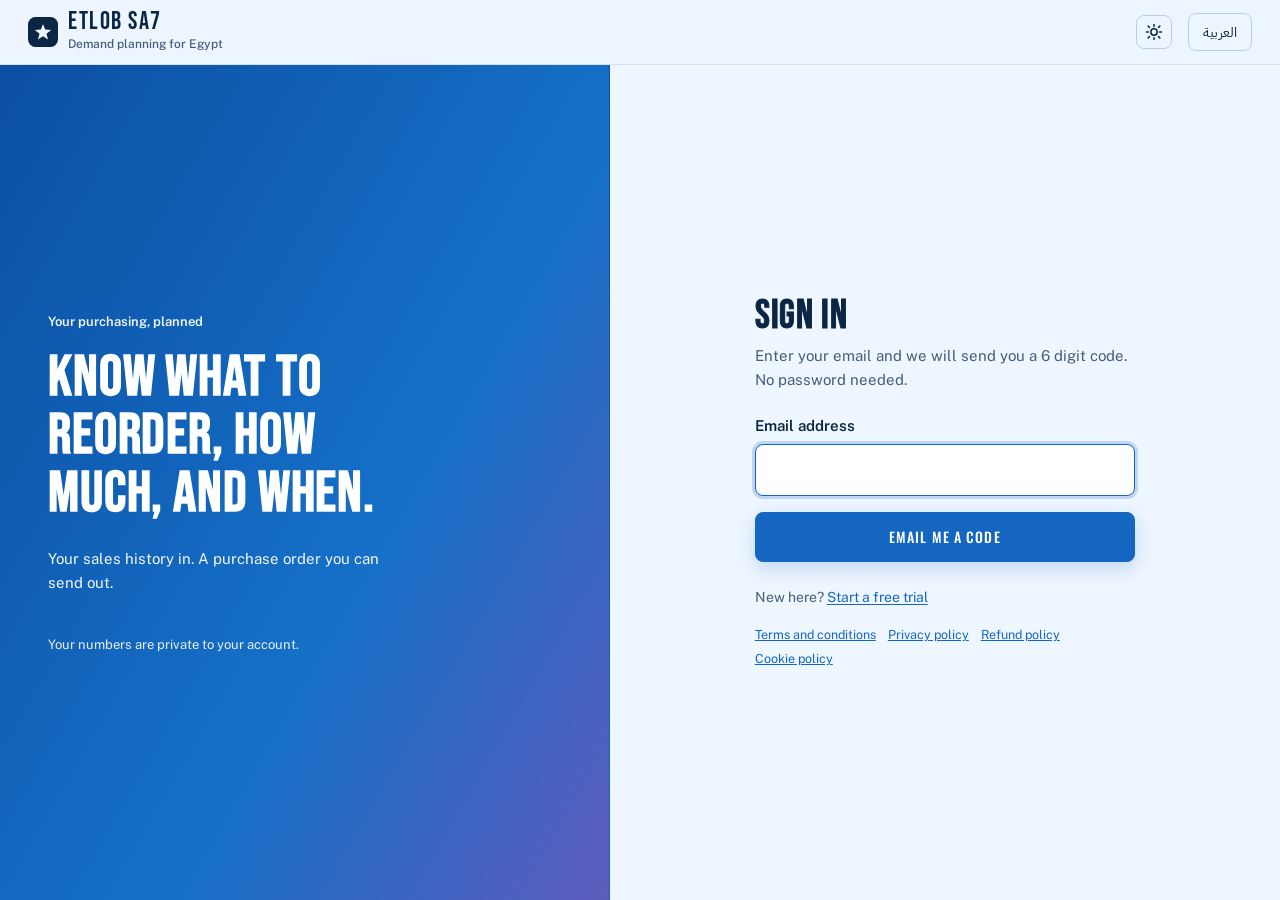
<file: app/index.html>
<!DOCTYPE html>
<html lang="en" dir="ltr">
<head>
<link rel="icon" href="data:image/svg+xml,%3Csvg xmlns='http://www.w3.org/2000/svg' viewBox='0 0 32 32'%3E%3Crect width='32' height='32' rx='8' fill='%230F172A'/%3E%3Cpath d='M16.0 7.4 L18.3 13.4 L24.7 13.8 L19.7 17.8 L21.4 24.0 L16.0 20.5 L10.6 24.0 L12.3 17.8 L7.3 13.8 L13.7 13.4Z' fill='%23FFFFFF'/%3E%3C/svg%3E">
<title>Etlob Sa7</title>
<meta name="robots" content="noindex">
<base target="_top">
<meta charset="utf-8">
<meta name="theme-color" content="#EEF6FF">
<script>try{var t=localStorage.getItem("es7.theme");t=(t==="light"||t==="dark")?t:"light";document.documentElement.setAttribute("data-theme",t);document.querySelector('meta[name="theme-color"]').content=t==="light"?"#EEF6FF":"#071326";}catch(e){}try{["in","out"].forEach(function(k){if(localStorage.getItem("es7.pin."+k)==="1")document.documentElement.classList.add("pin-"+k)})}catch(e){}</script>
<meta name="viewport" content="width=device-width, initial-scale=1, viewport-fit=cover, interactive-widget=resizes-content">
<link href="/assets/fonts/fonts.css" rel="stylesheet">
<style>
:root{
  --sans:"Public Sans", "IBM Plex Sans Arabic", system-ui, -apple-system, "Segoe UI", Roboto, Arial, sans-serif;
  --serif:var(--sans);
  --ease-out:cubic-bezier(.23,1,.32,1);
  --r:10px;
}
html[lang="ar"]{
  --sans:"IBM Plex Sans Arabic", "Public Sans", system-ui, "Segoe UI", Tahoma, Arial, sans-serif;
}
*{box-sizing:border-box}
html,body{margin:0}
html{-webkit-tap-highlight-color:transparent;-webkit-text-size-adjust:100%;overscroll-behavior:none}
body{background:var(--wash);color:var(--body);font:15px/1.55 var(--sans);-webkit-font-smoothing:antialiased;min-height:100vh;min-height:100dvh}
[hidden]{display:none !important}
h1,h2,h3{color:var(--ink);margin:0;line-height:1.2}
h1{font-size:28px;font-weight:700;letter-spacing:-.02em}
h2{font-size:19px;font-weight:650;letter-spacing:-.01em}
h3{font-size:15px;font-weight:600}
p{margin:0 0 .8em}
a{color:var(--accent)}
button,input,select,textarea{font:inherit;color:inherit}
:focus-visible{outline:2px solid var(--accent);outline-offset:2px}
.num,.t td.num,.t th.num{text-align:end;font-variant-numeric:tabular-nums}
.muted{color:var(--muted)}
.small{font-size:13px}
.nowrap{white-space:nowrap}
@media (prefers-reduced-motion:reduce){*{animation:none !important}}

/* ---------- boot + login ---------- */
.boot{min-height:100vh;min-height:100dvh;display:grid;place-items:center;color:var(--muted)}
.spinner{width:26px;height:26px;border:2.5px solid var(--line);border-top-color:var(--ink);border-radius:50%;animation:spin .8s linear infinite;margin:0 auto 12px}
@keyframes spin{to{transform:rotate(360deg)}}
.login{min-height:100dvh;display:grid;grid-template-columns:minmax(0,1fr) minmax(0,1.1fr)}
.login-brand{background:var(--wash);color:var(--body);padding:48px;display:flex;flex-direction:column;justify-content:space-between}
.login-brand h2{color:var(--ink);font-size:38px;line-height:1.15;max-width:17ch;margin-top:28px}
.login-brand p{max-width:40ch;margin-top:14px}
.login-form{display:grid;place-items:center;padding:32px}
.login-card{width:100%;max-width:380px}
.login-card h1{margin-bottom:8px}
.login-card .lede{color:var(--muted);margin-bottom:22px}
.login-card label{display:block;font-weight:600;color:var(--ink);margin-bottom:6px}
.login-card input{width:100%;padding:12px 14px;border:1px solid var(--line-3);border-radius:8px;background:var(--field);font-size:16px}
.login-card input.code{letter-spacing:.4em;font-size:22px;text-align:center;font-variant-numeric:tabular-nums}
.login-card .btn{width:100%;margin-top:14px;padding:12px}
.login-links{display:flex;justify-content:space-between;gap:12px;margin-top:14px;font-size:14px}
.linkbtn{background:none;border:0;padding:0;color:var(--accent);cursor:pointer;text-decoration:underline;text-underline-offset:2px}
.msg{margin-top:16px;padding:10px 12px;border-radius:8px;font-size:14px}
.msg.ok{background:var(--ok-bg);color:var(--ok)}
.msg.bad{background:var(--crit-bg);color:var(--crit)}
.msg.info{background:var(--accent-bg);color:var(--accent-2)}
.login-foot{margin-top:28px;font-size:14px;color:var(--muted);display:flex;justify-content:space-between;align-items:center;gap:12px}
@media (max-width:820px){
  .login{grid-template-columns:1fr}
  .login-brand{padding:24px}
  .login-brand h2{font-size:24px;margin-top:14px}
  .login-brand .hide-sm{display:none}
}

/* ---------- brand mark ---------- */
.mark{display:flex;align-items:center;gap:10px;color:var(--ink);text-decoration:none}
.mark svg{flex:0 0 30px}
.mark b{font-size:17px;font-weight:700;letter-spacing:-.01em}

/* ---------- app shell ---------- */
.side{color:var(--body);position:sticky;top:0;height:100vh;overflow-y:auto;padding:18px 12px;display:flex;flex-direction:column;gap:18px}
.nav{display:flex;flex-direction:column;gap:2px}
.nav-label{font-size:12px;color:var(--muted);padding:14px 10px 6px}
.nav button{display:flex;align-items:center;justify-content:space-between;gap:8px;width:100%;text-align:start;background:none;border:0;color:var(--body);padding:8px 10px;border-radius:7px;cursor:pointer;font-size:14px;font-weight:500}
.badge{font-size:11.5px;font-weight:700;min-width:20px;height:20px;padding:0 6px;border-radius:6px;display:inline-grid;place-items:center;font-variant-numeric:tabular-nums}
.account{margin-top:auto;padding:14px 10px 4px;font-size:13px}
.account .email{word-break:break-all}
.account .plan{margin:6px 0 10px}
.account .row{display:flex;gap:8px;flex-wrap:wrap}
.ghost{background:none;border:1px solid var(--line-3);color:var(--ink);border-radius:8px;padding:6px 10px;cursor:pointer;font-size:13px}
@media (hover:hover) and (pointer:fine){.ghost:hover{background:var(--wash)}}

.main{min-width:0;display:flex;flex-direction:column}
.bar{position:sticky;top:0;z-index:5;background:var(--bg);border-bottom:1px solid var(--line);display:flex;align-items:center;gap:14px;padding:10px 28px;min-height:52px}
.bar .title{font-weight:600;color:var(--ink)}
.status{margin-inline-start:auto;font-size:13px;color:var(--muted);display:flex;align-items:center;gap:7px;white-space:nowrap}
.status i{width:8px;height:8px;border-radius:50%;background:var(--ok);display:inline-block}
.status.saving i{background:var(--accent);animation:pulse 1s ease-in-out infinite}
.status.dirty i{background:var(--order)}
.status.error i{background:var(--crit)}
@keyframes pulse{50%{opacity:.3}}
.view{padding:26px 28px 90px;max-width:1320px;width:100%}
.page-head{display:flex;justify-content:space-between;align-items:flex-end;gap:16px;flex-wrap:wrap;margin-bottom:20px}
.page-head p{color:var(--muted);max-width:72ch;margin:6px 0 0}
.actions{display:flex;gap:8px;flex-wrap:wrap}
.section{margin-top:28px}
.section > h2{margin-bottom:10px}

@media (max-width:900px){
  .app{grid-template-columns:1fr}
  .side{position:sticky;top:0;z-index:10;height:auto;flex-direction:column;gap:8px;padding:10px 12px 8px}
  .side .top{display:flex;justify-content:space-between;align-items:center}
  .nav{flex-direction:row;overflow-x:auto;scrollbar-width:none;gap:4px;padding-bottom:2px}
  .nav::-webkit-scrollbar{display:none}
  .nav-label{display:none}
  .nav button{width:auto;white-space:nowrap;flex:0 0 auto}
  .account{display:none}
  .bar{position:static;padding:10px 16px}
  .view{padding:18px 16px 80px}
  h1{font-size:23px}
  .grid .w-name input{min-width:130px}
  .grid .w-sel select{min-width:118px}
  .po-total{text-align:start}
}
.side .top .ghost{display:none}
@media (max-width:900px){.side .top .ghost{display:inline-block}}

/* ---------- buttons ---------- */
.btn{display:inline-flex;align-items:center;justify-content:center;gap:6px;font-weight:600;font-size:14px;border-radius:8px;padding:9px 14px;border:1px solid var(--line);background:var(--paper);color:var(--ink);cursor:pointer;text-decoration:none;white-space:nowrap}
.btn.danger{color:var(--crit)}
.btn.small{padding:6px 10px;font-size:13px}
.btn[disabled]{opacity:.55;cursor:not-allowed}
.iconbtn{background:none;border:0;color:var(--faint);cursor:pointer;padding:6px 10px;font-size:18px;line-height:1}
@media (hover:hover) and (pointer:fine){.iconbtn:hover{color:var(--crit)}}

/* ---------- tables ---------- */
.tbl-wrap{overflow:auto;overscroll-behavior:contain;background:var(--paper);border:1px solid var(--line);border-radius:var(--r);max-height:72dvh}
table.t{border-collapse:separate;border-spacing:0;width:100%;font-size:14px}
.t th{position:sticky;top:0;z-index:2;background:var(--wash-2);color:var(--ink);font-weight:600;text-align:start;padding:9px 12px;border-bottom:1px solid var(--line);white-space:nowrap;font-size:13px;vertical-align:bottom}
.t td{padding:9px 12px;border-bottom:1px solid var(--line-2);white-space:nowrap;vertical-align:middle}
.t tr:last-child td{border-bottom:0}
.t td.wrap{white-space:normal;min-width:240px}
.t .name{font-weight:600;color:var(--ink)}
.t td.name{white-space:normal;overflow-wrap:anywhere;min-width:140px}
.t th .sub{display:block;font-weight:400;color:var(--muted);font-size:12px}
.t tfoot td{font-weight:700;color:var(--ink);background:var(--wash);border-top:1px solid var(--line)}

/* input grids */
.grid td{padding:0;border-inline-end:1px solid var(--line-2)}
.grid th{border-inline-end:1px solid var(--line)}
.grid input,.grid select{display:block;width:100%;border:0;background:transparent;padding:9px 10px;color:var(--ink);min-width:0;border-radius:0;font-variant-numeric:tabular-nums}
.grid select{padding-inline-end:4px;cursor:pointer}
@media (hover:hover) and (pointer:fine){.grid input:hover,.grid select:hover{background:var(--wash)}}
.grid input:focus,.grid select:focus{outline:2px solid var(--accent);outline-offset:-2px;background:var(--field)}
.grid input.bad{background:var(--crit-bg);color:var(--crit)}
.grid .stick{--vb:transparent;position:sticky;inset-inline-start:0;z-index:1;background:var(--paper);box-shadow:inset 4px 0 0 var(--vb),inset -1px 0 0 var(--line)}
html[dir="rtl"] .grid .stick{box-shadow:inset -4px 0 0 var(--vb),inset 1px 0 0 var(--line)}
.vb-CRITICAL{--vb:var(--crit) !important}.vb-ORDER{--vb:var(--order) !important}.vb-OK{--vb:var(--ok) !important}.vb-OVER{--vb:var(--over) !important}
.grid th.stick{z-index:3;background:var(--wash-2)}
.grid .w-name input{min-width:190px;font-weight:600}
.grid .w-sel select{min-width:150px}
.grid .w-m input{width:62px;text-align:end}
.grid .w-n input{width:88px;text-align:end}
.grid .w-t input{min-width:150px}
.grid td.v{padding:0 10px;min-width:170px}
.grid tr.flash td{animation:flash 1.6s ease-out}
@keyframes flash{0%{background:var(--accent-bg)}100%{background:transparent}}
.grid th.m-sep{border-inline-start:2px solid var(--line)}
.grid td.m-sep{border-inline-start:2px solid var(--line-2)}
.gridnote{font-size:13px;color:var(--muted);margin:10px 2px 0}

/* ---------- pills ---------- */
.pill{display:inline-flex;align-items:center;gap:6px;padding:3px 9px;border-radius:6px;font-size:12.5px;font-weight:600;white-space:nowrap;line-height:1.5}
.pill::before{content:"";width:7px;height:7px;border-radius:50%;background:currentColor;flex:0 0 7px}
.v-CRITICAL{color:var(--crit);background:var(--crit-bg)}
.v-ORDER{color:var(--order);background:var(--order-bg)}
.v-OK{color:var(--ok);background:var(--ok-bg)}
.v-OVER{color:var(--over);background:var(--over-bg)}
.v-NODEMAND,.v-NOHIST{color:var(--none);background:var(--none-bg)}
.h-FIX{color:var(--crit);background:var(--crit-bg)}
.h-REVIEW{color:var(--order);background:var(--order-bg)}
.h-GOOD{color:var(--ok);background:var(--ok-bg)}
.tag{display:inline-block;font-weight:700;font-size:12.5px;padding:2px 8px;border-radius:6px;background:var(--wash-2);color:var(--ink)}

/* ---------- dashboard ---------- */
.today{background:var(--paper);color:var(--body);border:1px solid var(--line);border-radius:var(--r);padding:22px 24px;display:grid;grid-template-columns:auto minmax(0,1fr) auto;gap:24px;align-items:center}
.today .big{font-size:52px;line-height:.95;color:var(--ink);font-weight:700;letter-spacing:-.03em;font-variant-numeric:tabular-nums}
.today h2{font-size:20px}
.today p{margin:4px 0 0}
.today.calm .big{color:var(--ok)}
.today .btn{background:var(--btn);border-color:var(--btn);color:var(--btn-ink)}
@media (hover:hover) and (pointer:fine){.today .btn:hover{background:var(--btn-2);border-color:var(--btn-2)}}
@media (max-width:700px){.today{grid-template-columns:auto 1fr}.today .btn{grid-column:1/-1}}
.alert{display:flex;align-items:center;justify-content:space-between;gap:14px;flex-wrap:wrap;border-radius:var(--r);padding:12px 16px;margin-top:12px;font-size:14px}
.alert.bad{background:var(--crit-bg);color:var(--crit)}
.alert.warn{background:var(--order-bg);color:var(--order)}
.alert.good{background:var(--ok-bg);color:var(--ok)}
.alert.info{background:var(--accent-bg);color:var(--accent-2)}
.alert b{color:inherit}
.kpis{display:grid;grid-template-columns:repeat(auto-fill,minmax(220px,1fr));background:var(--paper);border:1px solid var(--line);border-radius:var(--r);overflow:hidden}
.kpi{padding:15px 18px 16px;border-inline-end:1px solid var(--line);border-bottom:1px solid var(--line);margin-inline-end:-1px;margin-bottom:-1px}
.kpi span{display:block;font-size:13px;color:var(--muted)}
.kpi b{display:block;font-size:24px;color:var(--ink);font-weight:700;letter-spacing:-.02em;line-height:1.2;margin-top:3px;font-variant-numeric:tabular-nums}
.kpi small{display:block;font-size:12px;color:var(--faint);margin-top:3px}
.kpi.warn b{color:var(--order)}
.kpi.bad b{color:var(--crit)}
.two{display:grid;grid-template-columns:minmax(0,1.3fr) minmax(0,1fr);gap:22px}
@media (max-width:1000px){.two{grid-template-columns:1fr}}
.panel{background:var(--paper);border:1px solid var(--line);border-radius:var(--r);padding:18px}
.stack{display:flex;height:14px;border-radius:7px;overflow:hidden;background:var(--line-2);margin:12px 0 14px}
.stack i{display:block;height:100%}
.legend{display:flex;flex-wrap:wrap;gap:10px 20px;font-size:14px}
.legend div{display:flex;align-items:center;gap:7px}
.split{display:flex;gap:10px;margin-top:10px}
.split div{flex:1;background:var(--wash);border-radius:8px;padding:10px 12px}
.split b{display:block;font-size:21px;font-weight:700;color:var(--ink);font-variant-numeric:tabular-nums}
.split.onpage div{background:var(--paper);border:1px solid var(--line)}
.empty{background:var(--paper);border:1px dashed var(--line);border-radius:var(--r);padding:36px 28px;text-align:center}
.empty h2{margin-bottom:8px}
.empty p{color:var(--muted);max-width:56ch;margin:0 auto 18px}
.empty .actions{justify-content:center}

/* ---------- settings ---------- */
.fields{display:grid;grid-template-columns:repeat(auto-fill,minmax(290px,1fr));background:var(--paper);border:1px solid var(--line);border-radius:var(--r);overflow:hidden}
.field{padding:16px 18px;border-inline-end:1px solid var(--line);border-bottom:1px solid var(--line);margin-inline-end:-1px;margin-bottom:-1px}
.field label{display:block;font-weight:600;color:var(--ink);margin-bottom:7px}
.field input[type=text],.field select{width:100%;padding:9px 11px;border:1px solid var(--line);border-radius:8px;background:var(--field);font-variant-numeric:tabular-nums}
.field input.bad{border-color:var(--crit);background:var(--crit-bg)}
.field .help{font-size:13px;color:var(--muted);margin-top:7px}
.unit{position:relative}
.unit span{position:absolute;inset-inline-end:11px;top:50%;transform:translateY(-50%);color:var(--faint);font-size:13px;pointer-events:none}
.unit input{padding-inline-end:52px !important}
.switch{display:flex;align-items:center;gap:10px;cursor:pointer;font-weight:600;color:var(--ink)}
.switch input{appearance:none;width:40px;height:22px;border-radius:11px;background:var(--line);position:relative;cursor:pointer;flex:0 0 40px;margin:0}
.switch input::after{content:"";position:absolute;top:3px;inset-inline-start:3px;width:16px;height:16px;border-radius:50%;background:#fff;transition:transform 180ms var(--ease-out)}
.switch input{transition:background-color 180ms ease}
.switch input:checked{background:var(--ok)}
.switch input:checked::after{transform:translateX(18px)}
html[dir="rtl"] .switch input:checked::after{transform:translateX(-18px)}
.routine{background:var(--paper);border:1px solid var(--line);border-radius:var(--r);padding:18px;display:flex;justify-content:space-between;align-items:center;gap:18px;flex-wrap:wrap}
.routine p{margin:4px 0 0;color:var(--muted);max-width:70ch}

/* ---------- seasons ---------- */
.profiles{display:grid;grid-template-columns:repeat(auto-fill,minmax(min(440px,100%),1fr));gap:16px}
.bars,.months{grid-template-columns:repeat(12,minmax(0,1fr))!important}.months input{min-width:0;width:100%}.months label{display:block;white-space:nowrap;overflow:hidden}
@media (max-width:520px){.months{grid-template-columns:repeat(6,minmax(0,1fr))!important;row-gap:8px}}
@media (max-width:520px){.profiles{grid-template-columns:1fr}}
.prof{background:var(--paper);border:1px solid var(--line);border-radius:var(--r);padding:16px}
.prof-head{display:flex;justify-content:space-between;align-items:center;gap:10px;margin-bottom:10px}
.prof-head input{font-weight:600;font-size:15px;border:1px solid var(--line);border-radius:7px;padding:6px 9px;min-width:0;flex:1}
.prof-head h3{flex:1}
.bars{display:grid;grid-template-columns:repeat(12,1fr);gap:4px;align-items:end;height:74px;margin:6px 0 4px;border-bottom:1px solid var(--line);position:relative}
.bars i{display:block;background:var(--accent);border-radius:3px 3px 0 0;min-height:2px}
.bars .one{position:absolute;inset-inline:0;border-top:1px dashed var(--faint)}
.months{display:grid;grid-template-columns:repeat(12,1fr);gap:4px}
.months label{font-size:11px;color:var(--muted);text-align:center;display:block}
.months input{width:100%;padding:5px 2px;border:1px solid var(--line);border-radius:6px;text-align:center;font-size:13px;font-variant-numeric:tabular-nums}
.months input:disabled{background:var(--wash);color:var(--body);border-color:var(--line-2)}
.prof-foot{display:flex;justify-content:space-between;align-items:center;gap:8px;margin-top:10px;font-size:13px;flex-wrap:wrap}

/* ---------- ABC matrix ---------- */
.mx{display:grid;grid-template-columns:auto repeat(3,minmax(0,1fr));gap:6px}
.mx .h{font-size:13px;font-weight:600;color:var(--ink);display:flex;flex-direction:column;align-items:center;justify-content:center;gap:2px;text-align:center;padding:4px 8px}
.mx .cell.zero{opacity:.55}
.mx .h small{display:block;font-weight:400;color:var(--muted)}
.mx .cell{border:1px solid var(--line);border-radius:8px;padding:12px;min-height:118px;background:var(--paper)}
.mx .cell b{font-size:15px;color:var(--ink)}
.mx .cell .n{font-size:24px;font-weight:700;color:var(--ink);float:inline-end;line-height:1;font-variant-numeric:tabular-nums}
.mx .cell p{font-size:12.5px;margin:6px 0 0;line-height:1.45}
.mx .hot{background:var(--ok-bg);border-color:color-mix(in srgb,var(--ok) 30%,transparent)}
.mx .mid{background:var(--order-bg);border-color:color-mix(in srgb,var(--order) 30%,transparent)}
.mx .cold{background:var(--crit-bg);border-color:color-mix(in srgb,var(--crit) 30%,transparent)}
@media (max-width:760px){.mx .cell p{display:none}.mx .cell{min-height:70px}}

/* ---------- purchase plan ---------- */
.po{background:var(--paper);border:1px solid var(--line);border-radius:var(--r);margin-top:16px;overflow:hidden}
.po-head{display:flex;justify-content:space-between;align-items:flex-start;gap:14px;padding:16px 18px;border-bottom:1px solid var(--line);flex-wrap:wrap}
.po-head .meta{font-size:13px;color:var(--muted);margin-top:3px}
.po-total{text-align:end}
.po-total b{display:block;font-size:21px;font-weight:700;color:var(--ink);font-variant-numeric:tabular-nums}
.po .t th{position:static}
.po-foot{display:flex;justify-content:flex-end;gap:8px;padding:12px 18px;background:var(--wash);border-top:1px solid var(--line);flex-wrap:wrap}

/* ---------- filters ---------- */
.chips{display:flex;gap:6px;flex-wrap:wrap;margin-bottom:12px}
.chip{border:1px solid var(--line);background:var(--paper);border-radius:8px;padding:5px 12px;font-size:13px;cursor:pointer;color:var(--body)}
.chip b{font-variant-numeric:tabular-nums;margin-inline-start:4px}

/* ---------- health ---------- */
.issues{margin:0;padding:0;list-style:none}
.issues li{display:flex;gap:8px;align-items:baseline;font-size:13.5px;padding:2px 0}
.issues li::before{content:"";width:7px;height:7px;border-radius:50%;flex:0 0 7px;transform:translateY(-1px)}
.issues li.error::before{background:var(--crit)}
.issues li.warn::before{background:var(--order)}

/* ---------- start here ---------- */
.guide{display:grid;grid-template-columns:minmax(0,1.4fr) minmax(0,1fr);gap:22px}
@media (max-width:1000px){.guide{grid-template-columns:1fr}}
.steps{list-style:none;margin:0;padding:0;counter-reset:s}
.steps li{counter-increment:s;position:relative;padding:0 0 18px 44px}
html[dir="rtl"] .steps li{padding:0 44px 18px 0}
.steps li::before{content:counter(s);position:absolute;inset-inline-start:0;top:-1px;width:28px;height:28px;border-radius:50%;border:1px solid var(--line-3);color:var(--ink);display:grid;place-items:center;font-weight:700;font-size:13px}
.steps li b{display:block;color:var(--ink)}
.steps li p{margin:2px 0 0;color:var(--body)}
.plain{margin:0;padding-inline-start:18px}
.plain li{margin-bottom:6px}
.legend-list{display:grid;gap:8px}
.legend-list div{display:flex;align-items:center;gap:10px;font-size:14px}

/* ---------- toast + dialog ---------- */
.toast{position:fixed;bottom:calc(22px + env(safe-area-inset-bottom,0px));left:50%;transform:translateX(-50%);background:var(--btn);color:var(--btn-ink);padding:11px 16px;border-radius:10px;font-size:14px;z-index:50;display:flex;gap:14px;align-items:center;max-width:calc(100vw - 32px);box-shadow:var(--shadow)}
.toast button{background:none;border:0;color:inherit;text-decoration:underline;text-underline-offset:3px;font-weight:700;cursor:pointer;padding:0}
.overlay{position:fixed;inset:0;background:rgba(10,12,16,.6);display:grid;place-items:center;z-index:60;padding:16px}
.dialog{background:var(--paper);border:1px solid var(--line);border-radius:12px;max-width:480px;width:100%;padding:22px;box-shadow:var(--shadow)}
.dialog h2{margin-bottom:8px}
.dialog p{color:var(--body)}
.dialog textarea{width:100%;min-height:200px;border:1px solid var(--line);border-radius:8px;padding:10px;font-size:14px}
.dialog .actions{justify-content:flex-end;margin-top:16px}
.dialog.wide{max-width:640px}
.cmp-t{width:100%;border-collapse:collapse;font-size:13.5px;margin-top:6px}
.cmp-t th{text-align:start;font-weight:600;color:var(--muted);font-size:12px;padding:6px 8px;border-bottom:1px solid var(--line)}
.cmp-t td{padding:8px;border-bottom:1px solid var(--line-2);vertical-align:middle}
.cmp-t tr.current td{background:var(--accent-bg)}
.cmp-t .num{text-align:end;font-variant-numeric:tabular-nums}
.cmp-add{display:flex;gap:8px;align-items:end;margin-top:14px;flex-wrap:wrap}
.cmp-add label{display:block;font-size:12px;color:var(--muted);margin-bottom:4px}
.cmp-add select,.cmp-add input{padding:8px 10px;border:1px solid var(--line);border-radius:7px;font-size:14px}
.cmp-add input{width:110px}
/* ---------- charts + reasoning ---------- */
.chart{width:100%;min-width:620px;height:auto;display:block}
.glegend{display:flex;flex-wrap:wrap;gap:8px 16px;margin:2px 0 10px;font-size:13px}
.gl{display:inline-flex;align-items:center;gap:6px;color:var(--body)}
.gl i{width:14px;height:3px;border-radius:2px;flex:0 0 14px}
.cfrow{display:flex;align-items:center;gap:12px;padding:8px 0}
.cflabel{flex:0 0 170px;font-size:13.5px;color:var(--body)}
.cfbar-track{flex:1;height:20px;background:var(--wash-2);border-radius:5px;overflow:hidden}
.cfbar{height:100%;background:var(--accent);border-radius:5px;min-width:2px}
.cfval{flex:0 0 90px;text-align:end;font-variant-numeric:tabular-nums;font-weight:600;font-size:13.5px}
.why{font-size:12.5px;color:var(--muted);font-weight:400;white-space:normal;max-width:52ch;margin-top:3px;line-height:1.45}
.t td .why{white-space:normal}

/* ================= theme: one neutral palette, dark by default ================= */
:root{
  color-scheme:dark;
  --bg:#0D0F13;
  --paper:#15181E; --wash:#1B1F26; --wash-2:#20252D;
  --line:#2A303A; --line-2:#22272F; --line-3:#3A414C;
  --ink:#F3F5F8; --body:#CBD2DB; --muted:#A3ACB9; --faint:#98A2B0;
  --accent:#7AAEFF; --accent-2:#A3C6FF; --accent-ink:#0D0F13; --accent-bg:rgba(122,174,255,.12);
  --btn:#F3F5F8; --btn-2:#FFFFFF; --btn-ink:#0D0F13;
  --crit:#F48A80; --crit-bg:rgba(244,138,128,.12);
  --order:#F2B65A; --order-bg:rgba(242,182,90,.12);
  --ok:#5FD08F; --ok-bg:rgba(95,208,143,.11);
  --over:#B9A6F0; --over-bg:rgba(185,166,240,.12);
  --none:#A3ACB9; --none-bg:rgba(163,172,185,.12);
  --g1:#7AAEFF; --g2:#F2A65A; --g3:#5FD08F; --g4:#C4A5F5; --g5:#4FD1C5;
  --s-none:#5B6472; --s-nohist:#3A414C;
  --field:#0F1216;
  --shadow:0 1px 2px rgba(0,0,0,.4),0 10px 30px rgba(0,0,0,.45);
  --r:12px; --barh:60px;
}
body{background:var(--bg);font-size:15px;line-height:1.6}
h1{font-size:28px;font-weight:700;letter-spacing:-.02em}
h2{font-size:20px}
::selection{background:color-mix(in srgb,var(--accent) 30%,transparent)}
.eyebrow{display:block;font-size:13px;font-weight:600;color:var(--muted);margin:0 0 6px}

/* ---------- top bar, shared by sign-in and the app ---------- */
.topbar{position:sticky;top:0;z-index:30;display:flex;align-items:center;gap:16px;min-height:var(--barh);padding:10px 28px;
  background:color-mix(in srgb,var(--bg) 80%,transparent);-webkit-backdrop-filter:blur(16px) saturate(180%);backdrop-filter:blur(16px) saturate(180%);
  border-bottom:1px solid color-mix(in srgb,var(--ink) 10%,transparent);color:var(--body);
  padding-left:max(28px,env(safe-area-inset-left,0px));padding-right:max(28px,env(safe-area-inset-right,0px))}
.topbar .mark{flex:0 0 auto}
.topbar .mark span{display:block;font-size:12px;font-weight:500;color:var(--muted);margin-top:1px}
.topbar .mark b{display:block;line-height:1.1;font-size:18px}
.topbar .sep{width:1px;height:24px;background:var(--line)}
.topbar .title{font-weight:600;color:var(--ink);font-size:15px}
.topbar .status{color:var(--muted)}
.topbar .lang{background:transparent;border:1px solid var(--line-3);color:var(--ink);border-radius:8px;padding:7px 14px;font-size:14px}
@media (hover:hover) and (pointer:fine){.topbar .lang:hover{background:var(--wash)}}
.topbar .ghost{display:none}
.topbar .push{margin-inline-start:auto}

/* ---------- app shell ---------- */
.app{display:grid;grid-template-columns:248px minmax(0,1fr);grid-template-rows:auto 1fr;min-height:100dvh;background:var(--bg) !important}
.app > .topbar{grid-column:1 / -1}
.side{background:var(--bg);border-inline-end:1px solid var(--line-2);padding:18px 14px;position:sticky;top:calc(var(--barh) + 1px);height:calc(100dvh - var(--barh) - 1px);overflow-y:auto;display:flex;flex-direction:column;gap:18px}
.nav{gap:3px}
.nav-label{color:var(--muted);padding:18px 11px 8px;font-size:12px;font-weight:600}
.nav button{color:var(--body);padding:8px 11px;border-radius:8px;position:relative;transition:background .15s,color .15s}
@media (hover:hover) and (pointer:fine){.nav button:hover{background:var(--wash);color:var(--ink)}}
.nav button[aria-current="page"]{background:var(--wash-2);color:var(--ink);font-weight:600}
.nav button[aria-current="page"]::before{content:"";position:absolute;inset-inline-start:0;top:8px;bottom:8px;width:2px;border-radius:1px;background:var(--ink)}
.badge{background:var(--wash-2);color:var(--ink)}
.badge.crit{background:var(--crit-bg);color:var(--crit)}
.account{border-top:1px solid var(--line-2);color:var(--muted)}
.account .email{color:var(--ink)}
.ghost{border:1px solid var(--line-3);color:var(--ink);border-radius:8px}
@media (hover:hover) and (pointer:fine){.ghost:hover{background:var(--wash)}}
.main{min-width:0}
.view{padding:28px 32px 96px}
.section{margin-top:34px}
.section > h2{margin-bottom:14px}

/* ---------- page headline ---------- */
.view > .page-head:first-child{align-items:flex-end;margin-bottom:24px;padding-bottom:20px;border-bottom:1px solid var(--line)}

/* ---------- buttons ---------- */
.btn{background:transparent;border:1px solid var(--line-3);color:var(--ink);gap:8px;border-radius:8px;transition:background .15s,border-color .15s,color .15s}
@media (hover:hover) and (pointer:fine){.btn:hover{background:var(--wash)}}
.btn.primary{background:var(--btn);border-color:var(--btn);color:var(--btn-ink)}
@media (hover:hover) and (pointer:fine){.btn.primary:hover{background:var(--btn-2);border-color:var(--btn-2);color:var(--btn-ink)}}
.btn.primary.danger{background:var(--crit);border-color:var(--crit);color:var(--bg)}
.btn.danger{color:var(--crit)}
.iconbtn{color:var(--faint)}
.actions{gap:10px}
.lang{background:transparent;border:1px solid var(--line-3);color:var(--ink);border-radius:8px;padding:6px 12px}
@media (hover:hover) and (pointer:fine){.lang:hover{background:var(--wash)}}
.linkbtn{color:var(--accent)}

/* ---------- tables and input grids ---------- */
.tbl-wrap{background:var(--paper);border-color:var(--line)}
.t th{background:var(--wash-2);border-bottom-color:var(--line);color:var(--ink)}
.t td{border-bottom-color:var(--line-2)}
@media (hover:hover) and (pointer:fine){.t tbody tr:hover td{background:color-mix(in srgb,var(--ink) 3%,transparent)}}
.t tfoot td{background:var(--wash);border-top-color:var(--line)}
@media (hover:hover) and (pointer:fine){.grid input:hover,.grid select:hover{background:var(--wash)}}
.grid input:focus,.grid select:focus{background:var(--field)}
.grid select option{background:var(--paper);color:var(--ink)}
.grid .stick{background:var(--paper)}
.grid th.stick{background:var(--wash-2)}
.tag{background:var(--wash-2);color:var(--ink)}
.login-card input,.field input[type=text],.field select,.months input,.prof-head input,.dialog textarea,
.cmp-add select,.cmp-add input,.overlay select,.overlay input[type=text],.overlay input[type=date],input[type=date].recdate{
  background:var(--field);border:1px solid var(--line);color:var(--ink);border-radius:8px}
.login-card input:focus,.field input[type=text]:focus,.field select:focus{border-color:var(--accent);outline:none;box-shadow:0 0 0 3px color-mix(in srgb,var(--accent) 22%,transparent)}
.overlay select,.overlay input[type=text],input[type=date].recdate{padding:7px 9px}
.months input:disabled{background:var(--wash);color:var(--muted);border-color:var(--line-2)}

/* toggles: the switch and its words never touch */
.switch,.field label.switch{display:inline-flex;align-items:center;gap:12px;margin-bottom:0}
.switch input{background:var(--line);flex:0 0 40px}
.switch input:checked{background:var(--accent)}
.switch span{line-height:1.35}
.field .switch + .help{margin-top:10px}
input[type=checkbox]:not(.switch input){accent-color:var(--accent);width:16px;height:16px;margin:0;vertical-align:middle}
label > input[type=checkbox]:not(.switch input){margin-inline-end:10px}

/* ---------- surfaces ---------- */
.panel,.kpis,.fields,.routine,.prof,.po,.empty,.mx .cell{background:var(--paper);border-color:var(--line)}
.panel{padding:22px}
.kpi,.field{border-color:var(--line)}
.kpi{padding:18px 20px}
.kpi span{color:var(--muted)}
.kpi b{color:var(--ink)}
.kpi small{color:var(--faint)}
.split div{background:var(--wash)}
.split.onpage div{background:var(--paper);border-color:var(--line)}
.stack{background:var(--wash-2)}
.po-head{border-bottom-color:var(--line)}
.po-foot{background:var(--wash);border-top-color:var(--line);gap:10px}
.chip{background:transparent;border-color:var(--line-3);color:var(--body);padding:6px 13px}
@media (hover:hover) and (pointer:fine){.chip:hover{background:var(--wash)}}
.chip[aria-pressed="true"]{background:var(--btn);border-color:var(--btn);color:var(--btn-ink)}
.chips{gap:8px;margin-bottom:16px}
.alert{padding:13px 18px}
.alert .btn{background:transparent}
.empty{border-style:dashed}

/* toast + dialog */
.cmp-t th{border-bottom-color:var(--line)}
.cmp-t td{border-bottom-color:var(--line-2)}
.cmp-t tr.current td{background:var(--accent-bg)}

/* ---------- graphs ---------- */
.graph{background:var(--paper);color:var(--body);border:1px solid var(--line);border-radius:var(--r)}
.graph .gl{color:var(--body)}
.bars{background:var(--wash);border-radius:8px;padding:8px 8px 0;border-bottom:0;height:86px}
.cfbar-track{background:var(--wash-2)}
.cflabel{color:var(--body)}
.cfval{color:var(--ink)}
.chart .ser{transition:opacity .15s}
@media (hover:hover) and (pointer:fine){.chart:hover .ser{opacity:.3}}
@media (hover:hover) and (pointer:fine){.chart .ser:hover{opacity:1}}

/* ---------- sign in ---------- */
.login{display:grid;grid-template-columns:minmax(0,1fr) minmax(0,1.1fr);grid-template-rows:auto 1fr;min-height:100dvh;background:var(--bg)}
.login > .topbar{grid-column:1 / -1}
.login-brand{background:var(--wash);color:var(--body);padding:56px 48px;display:flex;flex-direction:column;justify-content:center;gap:10px;border-inline-end:1px solid var(--line)}
.login-brand h2{color:var(--ink);font-size:40px;line-height:1.1;letter-spacing:-.025em;margin-top:0;max-width:16ch}
html[lang="ar"] .login-brand h2{letter-spacing:0;line-height:1.3}
.login-brand p{color:var(--body)}
.login-brand .fine{color:var(--muted);margin-top:18px}
.login-form{display:grid;place-items:center;padding:40px 32px;background:var(--bg)}
.login-card .btn{margin-top:16px;padding:13px}
.login-card label{color:var(--ink)}
.login-card .lede{color:var(--muted)}
.login-foot{margin-top:24px}
.msg.info{color:var(--accent-2)}
@media (max-width:900px){
  .app{grid-template-columns:1fr}
  .side{position:static;height:auto;top:auto;padding:10px 12px 8px;border-inline-end:0;border-bottom:1px solid var(--line-2)}
  .topbar{padding:10px 16px;gap:10px}
  .topbar .sep,.topbar .title,.topbar .mark span{display:none}
  .topbar .ghost{display:inline-block}
}
@media (max-width:900px){
  .app > *{min-width:0}
  .side{min-width:0;max-width:100vw;overflow:hidden}
  .side .nav{overflow-x:auto;scrollbar-width:none}
  .topbar .status span{display:none}
  .topbar .lang,.topbar .ghost{padding:6px 10px;font-size:13px}
}
@media (max-width:820px){
  .login{grid-template-columns:1fr}
  .login-brand{padding:28px 20px}
  .login-brand h2{font-size:28px}
}

/* demand graphs */
.gpanel{margin-top:16px}
.gpanel h3{margin-bottom:6px}
.gscroll{overflow-x:auto}
.gpanel .chart{min-width:700px}
.gtable{width:100%;border-collapse:collapse;font-size:13.5px;margin-top:10px;background:var(--paper);border:1px solid var(--line);border-radius:10px;overflow:hidden}
.gtable th{text-align:start;font-weight:600;font-size:12.5px;color:var(--muted);padding:8px 12px;border-bottom:1px solid var(--line);background:var(--wash)}
.gtable td{padding:8px 12px;border-bottom:1px solid var(--line-2)}
.gtable tr:last-child td{border-bottom:0}
.gtable .num{text-align:end}
@media (max-width:560px){.gtable{table-layout:fixed;font-size:12.5px}.gtable th,.gtable td{padding:7px 8px;white-space:normal;overflow-wrap:anywhere}.gtable th:first-child{width:38%}.gtable th.num{width:22%}.gtable td *{white-space:normal}}
.gtable .gl i{width:18px;height:3px}
.gkey{display:flex;flex-wrap:wrap;gap:10px 22px;font-size:13px;color:var(--body);margin:0 0 4px}
.gkey span{display:inline-flex;align-items:center;gap:8px}
.gkey i{display:inline-block}
.gkey .k-solid{width:22px;height:0;border-top:2.5px solid var(--muted)}
.gkey .k-dash{width:22px;height:0;border-top:2.5px dashed var(--muted)}
.gkey .k-ring{width:12px;height:12px;border-radius:50%;border:2.5px solid var(--muted);background:var(--paper)}
.gkey .k-red{width:14px;height:14px;border-radius:50%;border:2.5px solid var(--crit);background:var(--paper)}

/* reorder timeline */
.tl{padding:22px 24px 16px}
.tl h3{margin-bottom:2px}
.tl-lede{font-size:13.5px;color:var(--muted);margin:0 0 14px}
.tl-row{display:grid;grid-template-columns:170px minmax(0,1fr) 190px;gap:18px;align-items:center;padding:9px 0;border-top:1px solid var(--line-2)}
.tl-row:first-of-type,.tl-axisrow{border-top:0}
.tl-axisrow{padding:0 0 6px}
.tl-name{font-weight:600;color:var(--ink);font-size:14px;line-height:1.25}
.tl-name small{display:block;font-weight:400;color:var(--muted);font-size:12px;margin-top:2px}
.tl-axis{position:relative;height:16px;font-size:11.5px;color:var(--muted)}
.tl-axis span{position:absolute;top:0;transform:translateX(-50%);white-space:nowrap}
html[dir="rtl"] .tl-axis span{transform:translateX(50%)}
.tl-axis span:first-child{transform:none;font-weight:700;color:var(--ink)}
.tl-axis span:last-child{transform:translateX(-100%)}
html[dir="rtl"] .tl-axis span:last-child{transform:translateX(100%)}
.tl-track{position:relative;height:8px;border-radius:4px;background:var(--wash-2);margin:0 8px}
.tl-track i{position:absolute;top:-4px;bottom:-4px;width:1px;background:var(--line-3)}
.tl-track i:first-child{background:var(--ink);width:2px}
.tl-fill{position:absolute;top:0;bottom:0;inset-inline-start:0;border-radius:4px;background:var(--accent);opacity:.55}
.tl-fill.near{background:var(--order)}
.tl-fill.later{background:var(--line-3);opacity:1}
.tl-dot{position:absolute;top:50%;width:16px;height:16px;margin-inline-start:-8px;margin-top:-8px;border-radius:50%;background:var(--paper);border:3px solid var(--accent)}
.tl-dot span{display:none}
.tl-dot.near{border-color:var(--order)}
.tl-dot.later{border-color:var(--line-3);border-style:dashed}
.tl-dot.crit{border-color:var(--crit)}
.tl-dot.order{border-color:var(--order)}
.tl-empty{background:repeating-linear-gradient(90deg,var(--line-3) 0 6px,transparent 6px 12px);opacity:.8}
.tl-when{font-size:13px;font-weight:700;color:var(--accent)}
.tl-when.crit{color:var(--crit)}.tl-when.order,.tl-when.near{color:var(--order)}
.tl-when.later,.tl-when.over,.tl-when.idle{color:var(--muted);font-weight:600}
@media (max-width:760px){.tl-row{grid-template-columns:1fr;gap:6px}.tl-axisrow{display:none}.tl-track{margin:4px 8px 2px}}

.lang-base{background:none;border:1px solid var(--line);border-radius:7px;padding:5px 10px;cursor:pointer;font-size:13px;font-weight:600;color:var(--ink)}

#bar-title{display:inline-block}
@media (max-width:900px){#bar-title{display:none}}

/* ================= light mode ================= */
html[data-theme="light"]{
  color-scheme:light;
  --bg:#F8FAFC;
  --paper:#FFFFFF; --wash:#F8FAFC; --wash-2:#F1F5F9;
  --line:#E2E8F0; --line-2:#EEF2F6; --line-3:#CBD5E1;
  --ink:#0F172A; --body:#334155; --muted:#475569; --faint:#56657A;
  --accent:#2563EB; --accent-2:#1D4ED8; --accent-ink:#FFFFFF; --accent-bg:rgba(37,99,235,.08);
  --btn:#0F172A; --btn-2:#1E293B; --btn-ink:#FFFFFF;
  --crit:#B91C1C; --crit-bg:#FEF2F2;
  --order:#B45309; --order-bg:#FFF7E6;
  --ok:#15803D; --ok-bg:#ECFDF3;
  --over:#6D28D9; --over-bg:#F5F3FF;
  --none:#475569; --none-bg:#F1F5F9;
  --g1:#2563EB; --g2:#C2410C; --g3:#15803D; --g4:#7C3AED; --g5:#0F766E;
  --s-none:#CBD5E1; --s-nohist:#E2E8F0;
  --field:#FFFFFF;
  --shadow:0 1px 2px rgba(15,23,42,.06),0 10px 30px rgba(15,23,42,.1);
}
/* theme switch: sits beside the language button */
.themebtn{display:inline-flex;align-items:center;justify-content:center;width:36px;height:34px;border-radius:8px;background:transparent;
  border:1px solid var(--line-3);color:var(--ink);cursor:pointer;padding:0;flex:0 0 auto;transition:background .15s}
@media (hover:hover) and (pointer:fine){.themebtn:hover{background:var(--wash)}}
.themebtn svg{width:18px;height:18px}
.themebtn .sun{display:none}
html[data-theme="light"] .themebtn .sun{display:block}
html[data-theme="light"] .themebtn .moon{display:none}
@media (max-width:900px){.themebtn{width:34px;height:32px}}

/* ================= spacing ================= */
/* breathing room: nothing pressed against its neighbour */
body{line-height:1.6}
.view{padding-top:34px}
.page-head p{margin-top:8px;line-height:1.6}
.section{margin-top:40px}
.section > h2{margin-bottom:16px}
.t th,.t td{padding:12px 14px}
.t td{line-height:1.5}
.t th small,.t th .sub{display:block;margin-top:3px}
.kpi{padding:20px 22px}
.kpi span{display:block;margin-bottom:6px}
.kpi small{display:block;margin-top:6px;line-height:1.45}
.kpis{gap:0}
.field{padding:20px 22px}
.field label{margin-bottom:10px}
.field .help,.help{margin-top:8px;line-height:1.55}
.nav{gap:4px}
.nav button{padding:9px 12px;line-height:1.35}
.nav-label{padding:20px 12px 8px}
.alert{padding:14px 18px;line-height:1.55}
.today{padding:22px 26px;gap:22px}
.po-head{padding:18px 20px}
.po-foot{padding:14px 20px}
.chips{gap:10px;margin-bottom:18px}
.tag{padding:3px 9px}
.panel{padding:24px}
.grid input,.grid select{padding:9px 10px}
.dialog{padding:28px}
.dialog h2{margin-bottom:8px}
.cmp-t td,.cmp-t th{padding:11px 12px}

.plantag{display:inline-block;margin-inline-start:8px;padding:1px 7px;border-radius:4px;font-size:.7rem;font-weight:600;background:var(--wash-2);color:var(--muted);vertical-align:middle}
.kpi.locked b{color:var(--muted);font-size:1.05rem}
.kpi span.plantag{display:inline-block;margin:0 0 0 6px}
.st-tools{display:grid;grid-template-columns:repeat(2,minmax(0,1fr));gap:14px}@media (max-width:720px){.st-tools{grid-template-columns:1fr}}
.st-card h3{margin:0 0 10px;font-size:1rem}.st-card .st-big{display:block;font-size:1.35rem;margin-bottom:4px}.st-card p{margin:0 0 12px}
.bpst{display:inline-block;padding:2px 8px;border-radius:4px;font-size:.78rem;font-weight:600;white-space:nowrap}
.bp-full{background:var(--ok-bg);color:var(--ok)}.bp-part{background:var(--order-bg);color:var(--order)}.bp-later{background:var(--wash-2);color:var(--muted)}
.upsell-card{display:flex;align-items:center;justify-content:space-between;gap:14px;flex-wrap:wrap;border:1px solid var(--line);border-radius:8px;padding:12px 14px;margin:0 0 16px;background:var(--paper)}
.upsell-card p{margin:4px 0 0}

/* ---------- two bars: inputs across the top, results down the side. Each slides away until you point at it, unless pinned ---------- */
.acct-mini{display:none}
.nav-row,.nav-items{display:contents}
.nav-sub,.bar-tab,.nav .pin{display:none}
.nav-label svg,.bar-tab svg,.eyebrow.kind svg{flex:0 0 auto}
/* every page says which side it is on: your numbers (neutral) or what the app works out (blue) */
.eyebrow.kind{display:inline-flex;align-items:center;gap:6px;padding:3px 9px 3px 8px;border-radius:5px;font-size:12px;font-weight:700;line-height:1.4;border:1px solid}
.eyebrow.kind.in{color:var(--ink);background:var(--wash-2);border-color:var(--line-3)}
.eyebrow.kind.out{color:color-mix(in srgb,var(--accent) 78%,var(--ink));background:color-mix(in srgb,var(--accent) 10%,transparent);border-color:color-mix(in srgb,var(--accent) 32%,transparent)}
@media (min-width:901px){
  :root{--sidew:262px;--peek:10px}
  html{scroll-padding-top:calc(var(--toph,61px) + var(--peek) + 16px)}
  html.pin-in{scroll-padding-top:calc(var(--toph,61px) + var(--inh,50px) + 16px)}
  .app{grid-template-columns:minmax(0,1fr) !important;grid-template-rows:auto auto 1fr}
  .side{position:static;display:block;height:0;min-height:0;padding:0;margin:0;border:0;overflow:visible;-webkit-backdrop-filter:none !important;backdrop-filter:none !important}
  .side .account{display:none}
  .side .nav{display:block !important}
  .side .nav[hidden]{display:none !important}
  .side .nav-row{position:fixed;display:flex;background:var(--bg);transition:transform .3s cubic-bezier(.2,.7,.2,1),box-shadow .25s}
  .side .nav-row > :not(.bar-tab){transition:opacity .2s}
  .side .nav-label{display:inline-flex;align-items:center;gap:6px;flex:0 0 auto;font-size:12px;font-weight:700;line-height:1.35;padding:4px 9px 4px 8px;border-radius:5px;border:1px solid;white-space:nowrap}
  .side .nav-row.in .nav-label{color:var(--ink);background:var(--wash-2);border-color:var(--line-3)}
  .side .nav-row.out .nav-label{color:color-mix(in srgb,var(--accent) 78%,var(--ink));background:color-mix(in srgb,var(--accent) 10%,transparent);border-color:color-mix(in srgb,var(--accent) 32%,transparent)}
  .side .nav .pin{display:grid;place-items:center;width:30px;height:30px;padding:0;border-radius:7px;border:1px solid var(--line-3);background:var(--paper);color:var(--muted);cursor:pointer;flex:0 0 auto;transition:background .15s,color .15s,border-color .15s}
  .side .nav .pin[aria-pressed="true"]{color:var(--btn-ink);background:var(--btn);border-color:var(--btn)}
  .side .nav .pin[aria-pressed="true"] svg path:last-child{fill:currentColor}
  .side .nav .pin:focus-visible{outline:2px solid var(--accent);outline-offset:2px}
  .side .nav-row .bar-tab{display:flex;align-items:center;gap:6px;position:absolute;font-size:12px;font-weight:700;line-height:1;background:var(--bg);border:1px solid var(--line-3);cursor:pointer;user-select:none;-webkit-user-select:none;transition:opacity .2s}
  .side .nav-row.in .bar-tab{color:var(--ink)}
  .side .nav-row.out .bar-tab{color:color-mix(in srgb,var(--accent) 78%,var(--ink))}
  /* inputs: across the top */
  .side .nav-row.in{top:var(--toph,61px);left:0;right:0;z-index:24;align-items:center;flex-wrap:nowrap;gap:6px 12px;padding-block:8px;padding-inline:28px 16px;border-bottom:1px solid var(--line-2)}
  html.pin-out .side .nav-row.in{inset-inline-start:var(--sidew)}
  .side .nav-row.in .nav-items{display:flex;flex-wrap:nowrap;align-items:center;gap:2px;flex:1 1 auto;min-width:0;overflow-x:auto;overscroll-behavior-x:contain;scrollbar-width:thin}
  .side .nav-row.in .pin{margin-inline-start:auto}
  .side .nav-row.in .bar-tab{top:calc(100% + 1px);left:50%;transform:translateX(-50%);padding:6px 12px 7px;border-top:0;border-radius:0 0 7px 7px}
  /* results: down the side */
  .side .nav-row.out{top:var(--toph,61px);bottom:0;inset-inline-start:0;width:var(--sidew);z-index:26;flex-direction:column;gap:10px;padding:14px 12px 14px;border-inline-end:1px solid var(--line-2)}
  .side .nav-row.out .nav-label{align-self:flex-start;max-width:calc(100% - 38px);white-space:normal}
  .side .nav-row.out .pin{position:absolute;top:12px;inset-inline-end:10px}
  .side .nav-row.out .nav-items{display:flex;flex-direction:column;gap:2px;overflow-y:auto;min-height:0;flex:1 1 auto;margin-inline:-4px;padding-inline:4px}
  .side .nav-row.out .bar-tab{top:calc(var(--inh,50px) + 14px);left:calc(100% + 1px);writing-mode:vertical-rl;padding:12px 7px 12px 6px;border-left:0;border-radius:0 7px 7px 0}
  html[dir="rtl"] .side .nav-row.out .bar-tab{left:auto;right:calc(100% + 1px);border-left:1px solid var(--line-3);border-right:0;border-radius:7px 0 0 7px}
  /* menu items */
  .side .nav-items > *{width:auto !important;flex:0 0 auto}
  .side .nav .badge{margin-inline-start:0 !important}
  .side .nav-row button:not(.pin){display:inline-flex !important;align-items:center;justify-content:flex-start;gap:6px;white-space:nowrap;font-size:13.5px;padding:6px 9px}
  .side .nav-row.out .nav-items > button{display:flex !important;width:100% !important;justify-content:space-between;padding:8px 10px;white-space:normal;text-align:start}
  .side .nav-row.in button[aria-current="page"]::before{inset-inline-start:9px;inset-inline-end:9px;top:auto;bottom:0;width:auto;height:2px;border-radius:1px}
  .side .nav-row.out button[aria-current="page"]::before{inset-inline-start:0;inset-inline-end:auto;top:8px;bottom:8px;width:2px;height:auto;border-radius:1px}
  .side .nav-sub{display:inline-block;font-size:12px;font-weight:600;color:var(--muted);padding-inline:14px 4px}
  /* hidden: slide away, leaving a thin edge and a labelled tab to point at */
  html:not(.pin-in):not(.show-in) .side .nav-row.in{transform:translateY(calc(-100% + var(--peek)))}
  html:not(.pin-out):not(.show-out) .side .nav-row.out{transform:translateX(calc(-100% + var(--peek)))}
  html[dir="rtl"]:not(.pin-out):not(.show-out) .side .nav-row.out{transform:translateX(calc(100% - var(--peek)))}
  html:not(.pin-in):not(.show-in) .side .nav-row.in > :not(.bar-tab),html:not(.pin-out):not(.show-out) .side .nav-row.out > :not(.bar-tab){opacity:0}
  html.pin-in .side .nav-row.in .bar-tab,html.show-in .side .nav-row.in .bar-tab,html.pin-out .side .nav-row.out .bar-tab,html.show-out .side .nav-row.out .bar-tab{opacity:0;pointer-events:none}
  html.show-in:not(.pin-in) .side .nav-row.in{box-shadow:0 14px 34px rgba(0,0,0,.16)}
  html.show-out:not(.pin-out) .side .nav-row.out{box-shadow:14px 0 34px rgba(0,0,0,.16)}
  html[dir="rtl"].show-out:not(.pin-out) .side .nav-row.out{box-shadow:-14px 0 34px rgba(0,0,0,.16)}
  @media (hover:hover) and (pointer:fine){.side .nav .pin:hover{color:var(--ink);border-color:var(--ink)}.side .nav .pin[aria-pressed="true"]:hover{color:var(--btn-ink)}}
  /* the page makes room only for pinned bars */
  .main{padding-top:calc(var(--peek) + 16px);padding-inline-start:var(--peek);transition:padding .3s cubic-bezier(.2,.7,.2,1)}
  html.pin-in .main{padding-top:var(--inh,50px)}
  html.pin-out .main{padding-inline-start:var(--sidew)}
  html:not(.nb-ready) .side .nav-row,html:not(.nb-ready) .side .nav-row > *,html:not(.nb-ready) .main{transition:none !important}
  .topbar .ghost{display:inline-block;padding:6px 12px;font-size:13px}
  .acct-mini{display:flex;flex-direction:column;align-items:flex-end;font-size:11.5px;line-height:1.35;color:var(--muted);margin-inline-end:4px}
  .acct-mini span:first-child{color:var(--ink)}
  .acct-mini .ghost{display:none}
  .main > .view{margin-inline:auto}
}
@media (min-width:901px) and (max-width:1320px){ .acct-mini{display:none} }
@media (min-width:901px) and (max-width:1200px){ .side .nav-row.in{padding-inline:16px 12px} .side .nav-row.in button:not(.pin){padding:5px 6px;font-size:12.5px} }
@media (prefers-reduced-motion:reduce){ .side .nav-row,.side .nav-row > *,.main{transition:none !important} }
/* phones and narrow tablets: two labelled rows, inputs then results, each scrolls sideways */
@media (max-width:900px){
  .side .nav{display:flex;flex-direction:column;gap:6px;overflow:visible;padding-bottom:0}
  .side .nav[hidden]{display:none}
  .side .nav-row{display:flex;align-items:center;gap:8px;min-width:0}
  .side .nav-row .bar-tab{display:inline-flex;align-items:center;gap:5px;flex:0 0 auto;order:-1;font-size:11.5px;font-weight:700;line-height:1.3;padding:4px 8px;border-radius:5px;border:1px solid}
  .side .nav-row.in .bar-tab{color:var(--ink);background:var(--wash-2);border-color:var(--line-3)}
  .side .nav-row.out .bar-tab{color:color-mix(in srgb,var(--accent) 78%,var(--ink));background:color-mix(in srgb,var(--accent) 10%,transparent);border-color:color-mix(in srgb,var(--accent) 32%,transparent)}
  .side .nav-row .nav-items{display:flex;flex:1 1 auto;min-width:0;overflow-x:auto;scrollbar-width:none;gap:4px}
  .side .nav-row .nav-items::-webkit-scrollbar{display:none}
  .side .nav-sub{display:inline-flex;align-items:center;flex:0 0 auto;font-size:12px;font-weight:600;color:var(--muted);padding-inline:10px 2px}
}
/* smooth long tables: each row paints on its own, so a hover or a keystroke repaints one row, not the whole table
   (on a 200-product shop this cut scrolling work by about 3x and the delay after each keystroke from about 0.5 s to 0.15 s
   on a CPU slowed 4x) */
.t tbody tr{isolation:isolate}
/* a hovered row keeps its pinned first cell solid, so columns scrolled underneath never show through the product name */
@media (hover:hover) and (pointer:fine){.t tbody tr:hover td.stick{background:linear-gradient(color-mix(in srgb,var(--ink) 3%,transparent),color-mix(in srgb,var(--ink) 3%,transparent)),var(--paper)}}
/* polish: an 8px rhythm in page headers and cards, a 1px lift on hover, tabular figures, clear focus on the bars */
.page-head{margin-bottom:24px;row-gap:16px}
.page-head p{margin-top:8px}
.section{margin-top:32px}
.section > h2{margin-bottom:16px}
.panel{padding:24px}
.kpi{padding:16px}
.kpi,.today,.st-card,.split,.po-total,.panel b,.badge{font-variant-numeric:tabular-nums}   /* table figures already use .num and .grid input */
@media (hover:hover) and (pointer:fine) and (prefers-reduced-motion:no-preference){
  .panel,.today,.st-card{transition:transform .15s cubic-bezier(.2,.7,.2,1),box-shadow .15s}
  .panel:hover,.today:hover,.st-card:hover{transform:translateY(-1px);box-shadow:0 6px 20px color-mix(in srgb,var(--ink) 8%,transparent)}
}
.side .nav-row button:focus-visible,.side .nav-row a:focus-visible{outline:2px solid #FFFFFF;outline-offset:-2px;box-shadow:0 0 0 4px color-mix(in srgb,#FFFFFF 25%,transparent)}
/* long pages: charts far below the screen are drawn only when you scroll near them (their size is remembered, so nothing jumps) */
.gpanel{content-visibility:auto;contain-intrinsic-size:auto 400px}
/* the website's backdrop behind the app: a soft blue glow, a faint grid, the big dashed star and a few cartons.
   One fixed layer under everything, drawn once: nothing in it moves, so scrolling stays smooth. */
:root{--box-front:#2A303A;--box-side:#222730;--box-side-2:#1B1F26;--box-top:#353C47;--box-tape:#4B5563;--box-bottom:#15181E;--box-edge:rgba(255,255,255,.1);--box-alt:#303744}
html[data-theme="light"]{--box-front:#E2E8F0;--box-side:#CBD5E1;--box-side-2:#B8C4D3;--box-top:#F1F5F9;--box-tape:#FFFFFF;--box-bottom:#94A3B8;--box-edge:rgba(15,23,42,.18);--box-alt:#D5DCE6}
.app{background:transparent !important}
.app-bg{position:fixed;inset:0;z-index:-1;pointer-events:none;overflow:hidden;contain:strict}
.app-bg::before{content:"";position:absolute;top:-25%;inset-inline-end:-18%;width:72%;height:115%;background:radial-gradient(ellipse at center,color-mix(in srgb,var(--accent) 13%,transparent),transparent 62%)}
.app-bg::after{content:"";position:absolute;inset:0;opacity:.6;
  background-image:linear-gradient(color-mix(in srgb,var(--ink) 5%,transparent) 1px,transparent 1px),linear-gradient(90deg,color-mix(in srgb,var(--ink) 5%,transparent) 1px,transparent 1px);background-size:48px 48px;
  -webkit-mask-image:radial-gradient(ellipse at 78% 22%,#000 10%,transparent 68%);mask-image:radial-gradient(ellipse at 78% 22%,#000 10%,transparent 68%)}
html[dir="rtl"] .app-bg::after{-webkit-mask-image:radial-gradient(ellipse at 22% 22%,#000 10%,transparent 68%);mask-image:radial-gradient(ellipse at 22% 22%,#000 10%,transparent 68%)}
.bg-star{position:absolute;z-index:1;width:min(620px,72vw);height:auto;top:12vh;inset-inline-start:-250px;opacity:.5;color:var(--line-3);transition:translate .3s cubic-bezier(.2,.7,.2,1)}
.bg-pile{position:absolute;inset:0;z-index:1;perspective:1100px;opacity:.85}
.bg-pile .pb{position:absolute;transform-style:preserve-3d}
.kbox{--s:56px;width:var(--s);height:var(--s);position:relative;transform-style:preserve-3d;transform:rotateX(-18deg) rotateY(var(--ry,-24deg))}
.kbox i{position:absolute;inset:0;display:block;border:1px solid var(--box-edge);border-radius:2px;background:var(--box-side)}
.kbox .k1{transform:translateZ(calc(var(--s) / 2));background:var(--box-front) url("data:image/svg+xml,%3Csvg xmlns='http://www.w3.org/2000/svg' viewBox='0 0 32 32'%3E%3Cpath d='M16 7.4L18.3 13.4 24.7 13.8 19.7 17.8 21.4 24 16 20.5 10.6 24 12.3 17.8 7.3 13.8 13.7 13.4Z' fill='none' stroke='%2394A3B8' stroke-width='1.6' stroke-linejoin='round'/%3E%3C/svg%3E") center/46% no-repeat}
.kbox .k2{transform:rotateY(180deg) translateZ(calc(var(--s) / 2));background:var(--box-front)}
.kbox .k3{transform:rotateY(90deg) translateZ(calc(var(--s) / 2));background:var(--box-side)}
.kbox .k4{transform:rotateY(-90deg) translateZ(calc(var(--s) / 2));background:var(--box-side-2)}
.kbox .k5{transform:rotateX(90deg) translateZ(calc(var(--s) / 2));background:linear-gradient(90deg,var(--box-top) 0 40%,var(--box-tape) 40% 60%,var(--box-top) 60%)}
.kbox .k6{transform:rotateX(-90deg) translateZ(calc(var(--s) / 2));background:var(--box-bottom)}
.kbox.grey .k1{background-color:var(--box-alt)}.kbox.grey .k2{background:var(--box-alt)}
.kbox.gold .k1{background-color:color-mix(in srgb,var(--accent) 22%,var(--box-front))}.kbox.gold .k2{background:color-mix(in srgb,var(--accent) 22%,var(--box-front))}
.kbox.gold .k5{background:linear-gradient(90deg,color-mix(in srgb,var(--accent) 16%,var(--box-top)) 0 40%,var(--box-tape) 40% 60%,color-mix(in srgb,var(--accent) 16%,var(--box-top)) 60%)}
/* when the results bar is pinned, the star moves out from under it */
@media (min-width:901px){html.pin-out .bg-star{translate:var(--sidew) 0}html[dir="rtl"].pin-out .bg-star{translate:calc(-1 * var(--sidew)) 0}}
/* notices keep a solid base under their tint, so the backdrop never shows through their text */
.alert.bad,.msg.bad,html .bill-panel.bad,html .planbar.bad{background:linear-gradient(var(--crit-bg),var(--crit-bg)),var(--bg)}
.alert.warn{background:linear-gradient(var(--order-bg),var(--order-bg)),var(--bg)}
.alert.good,.msg.ok{background:linear-gradient(var(--ok-bg),var(--ok-bg)),var(--bg)}
.alert.info,.msg.info{background:linear-gradient(var(--accent-bg),var(--accent-bg)),var(--bg)}
@media (max-width:900px){.bg-pile,.bg-star{display:none}}
/* the backdrop moves like the website hero: the star turns once every 90 s, the glow drifts, the cartons bob and
   lean toward the pointer. Transform only, on its own layer; off on phones and for reduced motion */
@media (min-width:901px) and (prefers-reduced-motion:no-preference){
  .bg-star{animation:bgStarTurn 90s linear infinite}
  .app-bg::before{animation:bgGlowDrift 14s ease-in-out infinite alternate}
  .bg-pile .pb{transition:transform .5s cubic-bezier(.2,.7,.2,1);transform:rotateY(calc(var(--tx,0) * 9deg)) rotateX(calc(var(--ty,0) * -6deg))}
  .bg-pile .kbox{animation:bgBob 6s ease-in-out infinite}
  .bg-pile .pb:nth-child(2) .kbox{animation-delay:-1.3s}.bg-pile .pb:nth-child(3) .kbox{animation-delay:-2.6s}
  .bg-pile .pb:nth-child(4) .kbox{animation-delay:-3.9s}.bg-pile .pb:nth-child(5) .kbox{animation-delay:-5.2s}
}
.app-bg.still::before,.app-bg.still .bg-star,.app-bg.still .kbox{animation-play-state:paused}
@keyframes bgStarTurn{to{transform:rotate(1turn)}}
@keyframes bgGlowDrift{from{transform:translate(0,0) scale(1)}to{transform:translate(-6%,8%) scale(1.12)}}
@keyframes bgBob{0%,100%{transform:rotateX(-18deg) rotateY(var(--ry,-24deg)) translateY(0)}50%{transform:rotateX(-18deg) rotateY(calc(var(--ry,-24deg) + 6deg)) translateY(-7px)}}
@media (prefers-reduced-motion:reduce){.bg-star{transition:none}}
@media print{.app-bg{display:none}}
/* the two bars stand apart from the page: near-black on the light theme, slate on the dark theme */
:root{--bar-bg:#1E3A8A;--bar-line:rgba(255,255,255,.14);--bar-hover:rgba(255,255,255,.1);--bar-current:rgba(255,255,255,.16);--bar-chip:rgba(255,255,255,.14)}
html[data-theme="light"]{--bar-bg:#0F172A;--bar-line:rgba(255,255,255,.14);--bar-hover:rgba(255,255,255,.1);--bar-current:rgba(255,255,255,.16);--bar-chip:rgba(255,255,255,.12)}
.side .nav-row{color:#FFFFFF;scrollbar-color:rgba(255,255,255,.45) transparent}
.side .nav-row button:not(.pin){color:#FFFFFF}
.side .nav-row button:not(.pin)[aria-current="page"]{background:var(--bar-current);color:#FFFFFF}
.side .nav-row button[aria-current="page"]::before{background:#FFFFFF}
.side .nav-row :focus-visible{outline:2px solid #FFFFFF;outline-offset:-2px}
.side .nav-row .badge{background:var(--bar-chip);color:#FFFFFF}
.side .nav-row .badge.crit{background:#FFFFFF;color:#B91C1C}
.side .nav-row .plantag{background:var(--bar-chip);color:#FFFFFF}
.side .nav-row .nav-sub{color:#FFFFFF;opacity:1}
@media (hover:hover) and (pointer:fine){.side .nav-row button:not(.pin):hover{background:var(--bar-hover);color:#FFFFFF}}
@media (min-width:901px){
  .side .nav-row{background:var(--bar-bg)}
  .side .nav-row.in{border-bottom-color:var(--bar-line)}
  .side .nav-row.out{border-inline-end-color:var(--bar-line)}
  .side .nav-row.in .nav-label{color:#FFFFFF;background:transparent;border-color:rgba(255,255,255,.5)}
  .side .nav-row.out .nav-label{color:var(--bar-bg);background:#FFFFFF;border-color:#FFFFFF}
  .side .nav .pin{background:transparent;border-color:rgba(255,255,255,.5);color:#FFFFFF}
  .side .nav .pin[aria-pressed="true"]{background:#FFFFFF;border-color:#FFFFFF;color:var(--bar-bg)}
  .side .nav .pin:focus-visible{outline:2px solid #FFFFFF;outline-offset:2px}
  .side .nav-row .bar-tab,html[dir="rtl"] .side .nav-row.out .bar-tab{background:var(--bar-bg);border-color:var(--bar-bg);color:#FFFFFF}
  .side .nav-row.in .bar-tab,.side .nav-row.out .bar-tab{color:#FFFFFF}
  /* the hidden inputs bar sits behind the see-through header: clip it to its edge so its colour doesn't tint the header */
  .side .nav-row.in{clip-path:inset(0 -40px -64px -40px);transition:transform .3s cubic-bezier(.2,.7,.2,1),clip-path .3s cubic-bezier(.2,.7,.2,1),box-shadow .25s}
  html:not(.pin-in):not(.show-in) .side .nav-row.in{clip-path:inset(calc(100% - var(--peek)) -40px -64px -40px)}
  @media (hover:hover) and (pointer:fine){.side .nav .pin:hover{color:#FFFFFF;border-color:#FFFFFF;background:var(--bar-hover)}.side .nav .pin[aria-pressed="true"]:hover{color:var(--bar-bg);background:#FFFFFF}}
}
@media (max-width:900px){
  .side .nav{background:var(--bar-bg);border-radius:10px;padding:8px}
  .side .nav-row.in .bar-tab{color:#FFFFFF;background:transparent;border-color:rgba(255,255,255,.5)}
  .side .nav-row.out .bar-tab{color:var(--bar-bg);background:#FFFFFF;border-color:#FFFFFF}
}
/* results bar across the top, always shown; the inputs bar sits under it and slides away until you point at it (or pin it) */
:root{--bar-bg:#334155;--bar-edge:rgba(255,255,255,.12)}
html[data-theme="light"]{--bar-edge:rgba(15,23,42,.35)}
/* a thin edge so the bars read as their own surface against the page */
.side .nav-row{box-shadow:inset 0 -1px 0 var(--bar-edge)}
@media (max-width:900px){.side .nav{box-shadow:inset 0 0 0 1px var(--bar-edge)}}
@media (min-width:901px){
  html{scroll-padding-top:calc(var(--toph,61px) + var(--outh,50px) + var(--peek) + 16px)}
  html.pin-in{scroll-padding-top:calc(var(--toph,61px) + var(--outh,50px) + var(--inh,50px) + 16px)}
  .side .nav-row.out{top:var(--toph,61px);bottom:auto;left:0;right:0;width:auto;z-index:26;flex-direction:row;align-items:center;flex-wrap:nowrap;gap:6px 12px;padding-block:8px;padding-inline:28px 16px;border-inline-end:0;border-bottom:1px solid var(--bar-line);transform:none !important;box-shadow:none !important}
  .side .nav-row.out > *{opacity:1 !important}
  .side .nav-row.out .bar-tab,.side .nav-row.out .pin{display:none !important}
  .side .nav-row.out .nav-label{align-self:auto;max-width:none;white-space:nowrap}
  .side .nav-row.out .nav-items{flex-direction:row;flex-wrap:wrap;align-items:center;gap:2px;flex:1 1 auto;min-width:0;overflow:visible;margin-inline:0;padding-inline:0}
  .side .nav-row.out .nav-items > button{display:inline-flex !important;width:auto !important;justify-content:flex-start;padding:6px 7px;font-size:13px;white-space:nowrap}
  .side .nav-row.out .nav-label{padding-inline:7px 8px}
  .side .nav-row.out button[aria-current="page"]::before{inset-inline-start:9px;inset-inline-end:9px;top:auto;bottom:0;width:auto;height:2px;border-radius:1px}
  .side .nav-row.in,html.pin-out .side .nav-row.in{top:calc(var(--toph,61px) + var(--outh,50px));inset-inline-start:0}
  .main,html.pin-out .main{padding-inline-start:0;padding-top:calc(var(--outh,50px) + var(--peek) + 16px)}
  html.pin-in .main{padding-top:calc(var(--outh,50px) + var(--inh,50px))}
  html.pin-out .bg-star,html[dir="rtl"].pin-out .bg-star{translate:none}
}
@media (min-width:1381px) and (max-width:1600px){ .side .nav-row.out .nav-items > button{padding:6px 4px} }
@media (min-width:901px) and (max-width:1380px){ .side .nav-row.out{padding-inline:16px 12px;gap:6px 8px} .side .nav-row.out .nav-items > button{padding:5px 5px;font-size:12.5px} }
@media (max-width:900px){ .side .nav-row.out{order:-1} }
/* bar titles: the app's heading lettering (Oswald capitals), larger than the menu items beside them */
.side .nav-row .nav-label,.side .nav-row .bar-tab{font-family:var(--serif);font-weight:500;font-size:15px;letter-spacing:.05em;text-transform:uppercase;line-height:1.2}
.side .nav-row .nav-label svg,.side .nav-row .bar-tab svg{width:16px;height:16px}
html[lang="ar"] .side .nav-row .nav-label,html[lang="ar"] .side .nav-row .bar-tab{font-weight:700;font-size:15px;letter-spacing:0;text-transform:none}
@media (max-width:900px){.side .nav-row .bar-tab{font-size:13.5px}html[lang="ar"] .side .nav-row .bar-tab{font-size:13.5px}}
.topbar .ghost{white-space:nowrap}
@media (max-width:480px){ .topbar{gap:8px;padding:10px 12px} .topbar .status{display:none} .topbar .mark b{font-size:20px} .topbar .lang,.topbar .ghost{padding:5px 8px;font-size:12px} .topbar .themebtn{width:32px;height:32px} }

/* demand graph colour key: product chips that hide or show a line */
.gchips{display:flex;flex-wrap:wrap;gap:8px;margin:2px 0 4px}
.gchip{display:inline-flex;align-items:center;gap:8px;padding:6px 12px 6px 10px;border-radius:8px;border:1px solid var(--line-3);background:var(--paper);color:var(--ink);font-size:13px;font-weight:600;line-height:1.2;cursor:pointer;transition:opacity .15s,border-color .15s}
.gchip i{width:22px;height:6px;border-radius:3px;flex:0 0 22px}
@media (hover:hover) and (pointer:fine){.gchip:hover{background:var(--wash)}}
.gchip.off{opacity:.45;text-decoration:line-through}
.gchip.off i{background:var(--line) !important}
.gchip.all{color:var(--muted)}
.gchips-hint{font-size:12px;color:var(--muted);margin:0 0 6px}
.gtable .gl i{width:22px;height:6px;border-radius:3px}

/* ---------- plans and billing ---------- */
.tplans{display:grid;gap:8px;margin:0 0 18px}
.tplans .tplan{display:grid;grid-template-columns:auto minmax(0,1fr) auto;align-items:center;gap:2px 12px;margin:0;padding:12px 14px;border:1px solid var(--line-3);border-radius:10px;background:var(--paper);cursor:pointer;font-weight:400;color:var(--body);transition:border-color .15s,background .15s}
@media (hover:hover) and (pointer:fine){.tplan:hover{background:var(--wash)}}
.login-card .tplan input,.tplan input{width:18px;height:18px;margin:0;padding:0;accent-color:var(--accent);grid-row:span 2}
.tplan b{color:var(--ink);font-size:15px;font-weight:700}
.tplan .tp-price{font-weight:700;color:var(--ink);white-space:nowrap;font-variant-numeric:tabular-nums;text-align:end}
.tplan .tp-note{grid-column:2 / -1;font-size:13px;line-height:1.45;color:var(--muted)}
.tplans .tplan.on{border-color:var(--ink);box-shadow:inset 0 0 0 1px var(--ink)}
#billing{scroll-margin-top:200px}
@media (max-width:900px){ #billing{scroll-margin-top:90px} }
.tp-cur{display:inline-block;font-size:12px;font-weight:600;color:var(--muted);margin-inline-start:8px;vertical-align:1px}
.bill-card{max-width:460px}
.bill-fields{display:grid;grid-template-columns:1fr 1fr;gap:12px}
.bill-fields label{display:block;font-weight:600;color:var(--ink);margin-bottom:6px;font-size:14px}
.bill-fields input{width:100%;padding:11px 12px;border:1px solid var(--line);border-radius:8px;background:var(--field);color:var(--ink);font-size:16px}
.bill-fields input:focus{border-color:var(--accent);outline:none;box-shadow:0 0 0 3px color-mix(in srgb,var(--accent) 22%,transparent)}
.bill-sum{margin-top:14px;font-size:14px;line-height:1.55;color:var(--body)}
.bill-fine{font-size:13px;line-height:1.5;color:var(--muted);margin-top:12px}
.bill-pay{width:100%;margin-top:14px;padding:13px}
.bill-pay[disabled]{opacity:.55;cursor:default;transform:none !important;box-shadow:none !important}
.bill-off{margin:4px 0 0}
.bill-off .btn{width:100%;margin-top:12px;justify-content:center;text-decoration:none}
.bill-links{display:flex;justify-content:space-between;gap:12px;margin-top:18px;font-size:14px}
.bill-links a{color:var(--accent)}
.testmode{display:inline-block;font-size:12px;font-weight:700;color:var(--order);background:var(--order-bg);border-radius:6px;padding:4px 9px;margin:0 0 12px}
.bill-panel{display:flex;align-items:center;justify-content:space-between;gap:16px;flex-wrap:wrap}
.bill-panel p{margin:0;max-width:62ch;color:var(--body)}
.bill-panel.bad{border-color:var(--crit);background:var(--crit-bg)}
.bill-panel.bad p{color:var(--crit)}
.bill-panel .actions{display:flex;gap:10px;flex-wrap:wrap}
.bill-choose{margin-top:14px;max-width:620px}
.segs{display:inline-flex;gap:0;margin:0 0 12px;padding:3px;border:1px solid var(--line);border-radius:10px;background:var(--wash-2)}
.segs .seg{display:inline-flex;align-items:center;gap:6px;margin:0;padding:7px 14px;border-radius:8px;cursor:pointer;font-weight:600;font-size:14px;color:var(--muted)}
.segs .seg input{position:absolute;opacity:0;width:1px;height:1px}
.segs .seg.on{background:var(--paper);color:var(--ink);box-shadow:0 1px 2px rgba(0,0,0,.12)}
.segs .seg small{font-size:11.5px;font-weight:700;color:var(--ok)}
.segs .seg:focus-within{outline:2px solid var(--accent);outline-offset:2px}
.sr{position:absolute;width:1px;height:1px;overflow:hidden;clip:rect(0 0 0 0);white-space:nowrap}
.founding{margin:0 0 12px;padding:9px 12px;border:1px solid var(--line);background:var(--wash);border-radius:8px;font-size:13.5px;line-height:1.5;color:var(--ink)}
.founding.on{font-weight:600}
.cxdlg{max-width:520px;max-height:calc(100dvh - 32px);overflow:auto;overscroll-behavior:contain}
.cxdlg .cx-down{margin:10px 0 4px;padding:10px 12px;border:1px solid var(--line);border-radius:8px;background:var(--wash)}
.cxdlg .cx-down p{margin:0 0 8px}
.cxdlg fieldset{border:0;margin:12px 0 6px;padding:0}
.cxdlg legend{font-weight:600;color:var(--ink);margin-bottom:6px;font-size:14px}
.cxdlg fieldset label{display:flex;align-items:center;gap:8px;margin:4px 0;font-weight:400;color:var(--body);font-size:14px}
.cxdlg .cx-nl{display:block;margin-top:8px;font-size:13px;color:var(--muted)}
.cxdlg textarea{min-height:56px}
.cxdlg .actions{display:flex;gap:10px;flex-wrap:wrap}
.lbar{display:block;height:5px;border-radius:3px;background:var(--line-2);margin:6px 0 4px;overflow:hidden}
.lbar>i{display:block;height:100%;background:var(--accent);border-radius:3px}
.chk{margin-bottom:18px}
.chk-head{display:flex;align-items:center;justify-content:space-between;gap:10px}
.chk-head h2{margin:0}
.chk ol{list-style:none;margin:10px 0 0;padding:0;display:grid;gap:6px}
.chk li{display:flex;align-items:center;gap:10px;font-size:14px}
.chk li.done span:last-child{color:var(--muted);text-decoration:line-through}
.chk .tick{display:inline-grid;place-items:center;width:20px;height:20px;border:1px solid var(--line-3);border-radius:6px;font-size:12px;color:var(--ok);flex:none}
.chk li.done .tick{border-color:var(--ok)}
.tval{margin-bottom:18px}
.tval h2{margin-bottom:6px}
.tval ul{margin:6px 0 10px;padding-inline-start:20px}
.tval li{margin:3px 0}
.lockprev{position:relative;border:1px solid var(--line);border-radius:12px;overflow:hidden;min-height:260px;display:grid;place-items:center;background:var(--paper)}
.lp-mock{position:absolute;inset:0;padding:22px;filter:blur(5px);opacity:.5;color:var(--muted);pointer-events:none}
.lp-mock svg{width:100%;height:100%}
.lp-rows{display:grid;gap:14px}
.lp-rows div{display:flex;gap:12px}
.lp-rows i{display:block;height:14px;border-radius:4px;background:var(--line)}
.lp-tag{position:absolute;top:10px;inset-inline-start:12px;font-size:12px;font-weight:600;color:var(--muted)}
.lp-card{position:relative;max-width:440px;margin:24px;padding:18px 20px;background:var(--paper);border:1px solid var(--line);border-radius:10px;box-shadow:var(--shadow)}
.lp-card p{margin:0 0 8px}
.bill-choose .tplans{margin-top:0}
.planbar{display:flex;align-items:center;justify-content:center;gap:10px 16px;flex-wrap:wrap;padding:9px 20px;background:var(--wash-2);color:var(--ink);font-size:14px;border-bottom:1px solid var(--line-2)}
.planbar.bad{background:var(--crit-bg);color:var(--crit)}
.planbar .btn{padding:5px 12px;font-size:13px}
.acct-plan{background:none;border:0;padding:0;font:inherit;color:inherit;cursor:pointer;text-decoration:underline;text-decoration-style:dotted;text-underline-offset:3px;text-align:inherit}
@media (hover:hover) and (pointer:fine){.acct-plan:hover{color:var(--accent)}}
@media (max-width:560px){
  .bill-fields{grid-template-columns:1fr} .planbar{justify-content:space-between;padding:8px 14px} .bill-panel .actions{width:100%}
  .tplans .tplan{grid-template-columns:auto minmax(0,1fr);padding:11px 12px}
  .tplans .tplan .tp-price{grid-column:2;text-align:start;font-weight:600}
  .bill-choose{padding:14px}
}
#paywall.guest .topbar [data-act="logout"]{display:none}
.guest-for{margin:-8px 0 0;color:var(--muted)}
.skip{position:absolute;inset-inline-start:12px;top:-60px;z-index:300;background:var(--btn);color:var(--btn-ink);padding:10px 14px;border-radius:8px;font-weight:700;text-decoration:none}
.skip:focus{top:12px}
#view:focus{outline:none}
/* Ordered stock form and Upcoming orders list */
.os-form{margin-bottom:22px}
.os-form h2{margin-bottom:12px}
.os-form label{display:flex;flex-direction:column;gap:5px;font-size:13px;font-weight:600;color:var(--ink)}
.os-form select,.os-form input{padding:9px 11px;border:1px solid var(--line);border-radius:8px;background:var(--paper);color:var(--ink);font:inherit;font-size:15px;min-width:0}
.os-top{display:grid;grid-template-columns:minmax(0,2fr) minmax(0,1fr);gap:12px;margin-bottom:14px}
.os-lines{display:flex;flex-direction:column;gap:10px;margin-bottom:8px}
.os-line{display:grid;grid-template-columns:minmax(0,1fr) 120px 36px;gap:10px;align-items:end}
.os-acts{display:flex;gap:10px;margin-top:14px;flex-wrap:wrap}
#os-msg{margin-top:10px}
.up-kpis{grid-template-columns:repeat(4,minmax(0,1fr))}
.up-list{display:flex;flex-direction:column;background:var(--paper);border:1px solid var(--line);border-radius:var(--r)}
.up-item{display:grid;grid-template-columns:170px minmax(0,1fr) auto;gap:16px;align-items:center;padding:14px 16px;border-bottom:1px solid var(--line-2)}
.up-item:last-child{border-bottom:0}
.up-when{display:flex;flex-direction:column;gap:4px;align-items:flex-start}
.up-when small,.up-amt small{color:var(--muted);font-size:12.5px}
.up-what b{display:block;color:var(--ink)}
.up-what span{font-size:13.5px;color:var(--body)}
.up-amt{text-align:end}
.up-amt b{display:block;color:var(--ink);font-variant-numeric:tabular-nums}
@media (max-width:760px){
  .up-kpis{grid-template-columns:repeat(2,minmax(0,1fr))}
  .up-kpis .kpi b{font-size:22px;line-height:1.25}
  .t.up-cards thead{display:none}
  .t.up-cards,.t.up-cards tbody,.t.up-cards tr,.t.up-cards td{display:block}
  .t.up-cards tr{display:grid;grid-template-columns:repeat(4,minmax(0,1fr));gap:8px 10px;padding:12px 14px;border-bottom:1px solid var(--line-2)}
  .t.up-cards tr:last-child{border-bottom:0}
  .t.up-cards td{padding:0;border:0;text-align:start;white-space:normal}
  .t.up-cards td.name,.t.up-cards td.c-v,.t.up-cards td.c-items,.t.up-cards td.c-acts{grid-column:1 / -1}
  .t.os-open tr{grid-template-columns:repeat(2,minmax(0,1fr))}
  .t.up-cards td.c-acts{display:flex;flex-wrap:wrap;gap:8px;align-items:center;white-space:normal!important}
  .t.up-cards td[data-l]::before{content:attr(data-l);display:block;font-size:11px;color:var(--muted);font-weight:400}
  .up-item{grid-template-columns:minmax(0,1fr) auto;gap:8px 12px}
  .up-when{grid-column:1 / -1;flex-direction:row;align-items:center;gap:8px}
  .os-top{grid-template-columns:1fr}
  .os-line{grid-template-columns:minmax(0,1fr) 90px 32px}
}
.bill-agree{display:flex;gap:10px;align-items:flex-start;margin:12px 0 4px;font-size:13.5px;line-height:1.5;color:var(--body);cursor:pointer;font-weight:400}
.bill-agree input{flex:0 0 auto;width:20px!important;height:20px;margin-top:2px;padding:0!important;accent-color:var(--accent)}
.bill-agree a,.legal-links a{color:var(--accent);text-decoration:underline}
.legal-links{margin-top:16px;font-size:12.5px;color:var(--muted);display:flex;flex-wrap:wrap;gap:4px 12px}
/* Order decisions: one block per product, reasoning across the full width under its numbers */
.t.ord .cs{display:block;font-size:12px;color:var(--muted);font-weight:400;margin-top:2px;white-space:nowrap}
.t.ord td.c-name{white-space:normal;min-width:150px}
.t.ord th{white-space:normal;min-width:84px}
.t.ord th:first-child{min-width:150px}
@media (max-width:1240px){.t.ord th,.t.ord td{padding-inline:10px}}
.t.ord td.c-name .name{display:block}
.t.ord tbody.oi tr.r1 td{border-bottom:0;padding-bottom:4px;vertical-align:top}
.t.ord tbody.oi tr.r2 td{padding-top:0;padding-bottom:14px;border-bottom:1px solid var(--line-2)}
.t.ord tbody.oi:last-child tr.r2 td{border-bottom:0}
.t.ord .why{max-width:110ch;margin-top:0}
@media (hover:hover) and (pointer:fine){.t.ord tbody tr:hover td{background:transparent}}
@media (hover:hover) and (pointer:fine){.t.ord tbody.oi:hover tr td{background:color-mix(in srgb,var(--ink) 3%,transparent)}}
@media (max-width:760px){
  .t.ord thead{display:none}
  .t.ord,.t.ord tbody,.t.ord tr,.t.ord td{display:block}
  .t.ord tbody.oi{padding:14px 14px 12px;border-bottom:1px solid var(--line-2)}
  .t.ord tbody.oi:last-child{border-bottom:0}
  .t.ord tr.r1{display:grid;grid-template-columns:repeat(3,minmax(0,1fr));gap:10px 12px}
  .t.ord tr.r1 td{padding:0;text-align:start;white-space:normal}
  .t.ord td.c-name{grid-column:1 / 3;min-width:0}
  .t.ord td.c-vd{justify-self:end}
  .t.ord td[data-l]::before{content:attr(data-l);display:block;font-size:11px;color:var(--muted);margin-bottom:1px}
  .t.ord tr.r2 td{padding:10px 0 0;border:0}
}
.cfbar[style*="width:0%"]{display:none}

/* ---------- touch, press and motion ---------- */
@media (prefers-reduced-transparency:reduce){.topbar,.side{background:var(--bg) !important;-webkit-backdrop-filter:none !important;backdrop-filter:none !important}}
/* inputs at 16px on touch screens so the page never zooms in */
@media (pointer:coarse){input:not(.code):not([type=checkbox]):not([type=radio]),select,textarea{font-size:16px !important}}
/* controls: no double-tap wait, no label selection on long press, feedback the moment they are pressed */
button,.btn,.chip,.gchip,.lang,.themebtn,.ghost,.seg,.tplan,.linkbtn,.iconbtn,.acct-plan{touch-action:manipulation;-webkit-user-select:none;user-select:none}
.btn{transition:transform 160ms var(--ease-out),background-color 150ms ease,border-color 150ms ease,color 150ms ease}
.chip,.gchip,.lang,.themebtn,.ghost,.nav button,.seg,.tplan{transition:transform 160ms var(--ease-out),background-color 150ms ease,border-color 150ms ease,color 150ms ease,opacity 150ms ease}
.btn:active,.chip:active,.gchip:active,.lang:active,.themebtn:active,.ghost:active,.nav button:active,.seg:active,.iconbtn:active{transform:scale(.97)}
.tplan:active{transform:scale(.99)}
.btn[disabled]:active{transform:none}
/* dialogs and toasts settle in: a short fade, the card a touch smaller than its final size */
.overlay{transition:opacity 200ms var(--ease-out)}
.overlay > .dialog{transition:opacity 200ms var(--ease-out),transform 220ms var(--ease-out)}
.toast{transition:opacity 200ms var(--ease-out),transform 200ms var(--ease-out)}
@starting-style{.overlay{opacity:0}.overlay > .dialog{opacity:0;transform:scale(.97)}.toast{opacity:0;transform:translateX(-50%) translateY(8px)}}
/* switching light and dark eases instead of flashing */
html.theming,html.theming *{transition:background-color 200ms ease,color 200ms ease,border-color 200ms ease !important}
@media (prefers-reduced-motion:reduce){
  .btn:active,.chip:active,.gchip:active,.lang:active,.themebtn:active,.ghost:active,.nav button:active,.seg:active,.iconbtn:active,.tplan:active{transform:none}
  @starting-style{.overlay > .dialog{transform:none}.toast{transform:translateX(-50%)}}
  .switch input::after{transition:none}
}
/* ================= motion: the original animations, in the neutral palette ================= */
/* page headline and blocks rise in */
@keyframes headin{from{opacity:0;transform:translateY(6px)}to{opacity:1;transform:none}}
@keyframes rise{from{opacity:0;transform:translateY(8px)}to{opacity:1;transform:none}}
/* (the page blocks no longer re-animate on every redraw: they enter only with the page switch below,
   which stops the second fade a few seconds after opening a page and the flash after each save) */

/* page switch: plays only when you move to another page or first open the app, never while typing or saving */
@keyframes vIn{from{opacity:0;transform:translateY(14px)}to{opacity:1;transform:none}}
@keyframes vFade{from{opacity:0}to{opacity:1}}
@keyframes vDraw{from{stroke-dashoffset:1}to{stroke-dashoffset:0}}
@keyframes vPop{0%{opacity:0;transform:scale(.6)}70%{transform:scale(1.08)}100%{opacity:1;transform:none}}
#view.enter > *{animation:vIn .5s cubic-bezier(.2,.7,.2,1) both}
#view.enter > :nth-child(2){animation-delay:.06s}
#view.enter > :nth-child(3){animation-delay:.12s}
#view.enter > :nth-child(4){animation-delay:.18s}
#view.enter > :nth-child(5){animation-delay:.24s}
#view.enter > :nth-child(6){animation-delay:.3s}
#view.enter > :nth-child(n+7){animation-delay:.34s}
#view.enter .kpi{animation:vIn .45s cubic-bezier(.2,.7,.2,1) both;animation-delay:calc(.15s + var(--i,0) * 45ms)}
#view.enter .today .big{animation:vPop .6s cubic-bezier(.2,.7,.2,1) .2s both}
#view.enter .graph path.ln{stroke-dasharray:1;animation:vDraw 1.1s cubic-bezier(.4,.1,.2,1) .25s both}
#view.enter .graph path[stroke-dasharray]{animation:vFade .6s ease 1.1s both}
#view.enter .graph circle{animation:vFade .4s ease 1.2s both}
#view.enter .t tbody tr.ani{animation:vFade .35s ease both;animation-delay:calc(.2s + var(--r,0) * 25ms)}
.nav button[aria-current="page"]{animation:navPick .35s cubic-bezier(.2,.7,.2,1)}
@keyframes navPick{from{transform:scale(.97)}to{transform:none}}
#bar-title.swap{animation:vIn .35s cubic-bezier(.2,.7,.2,1) both}

/* buttons lift, cards and rows respond to the pointer */
@media (hover:hover) and (pointer:fine){
  .btn.primary:hover{transform:translateY(-1px);box-shadow:0 6px 18px color-mix(in srgb,var(--btn) 25%,transparent)}
  .kpi:hover{background:var(--wash)}
}
.btn.primary:active{transform:scale(.97);box-shadow:none}
.kpi{transition:background .15s}
.t tbody tr{transition:background .12s}

/* reorder timeline and cash bars grow in; urgent dots pulse */
@keyframes tlgrow{from{transform:scaleX(0)}to{transform:scaleX(1)}}
@keyframes tlpop{from{transform:scale(0)}to{transform:scale(1)}}
@keyframes tlpulse{0%{box-shadow:0 0 0 0 color-mix(in srgb,var(--crit) 45%,transparent)}70%{box-shadow:0 0 0 10px color-mix(in srgb,var(--crit) 0%,transparent)}100%{box-shadow:0 0 0 0 color-mix(in srgb,var(--crit) 0%,transparent)}}
.tl-fill,.cfbar{transform-origin:left center;animation:tlgrow .7s cubic-bezier(.2,.7,.2,1) both}
html[dir="rtl"] .tl-fill,html[dir="rtl"] .cfbar{transform-origin:right center}
.tl-dot{animation:tlpop .35s ease-out both}
.tl-dot.crit,.tl-dot.order{animation:tlpop .35s ease-out both,tlpulse 1.8s ease-out .6s infinite}

/* the logo spins in, and again on hover */
.mark .markico{flex:0 0 auto;animation:starIn 1.1s cubic-bezier(.2,1.4,.4,1) .15s both}
@media (hover:hover) and (pointer:fine){.mark:hover .markico{animation:starSpin .9s cubic-bezier(.3,1.3,.5,1)}}
@keyframes starIn{from{opacity:0;transform:rotate(-220deg) scale(.2)}}
@keyframes starSpin{from{transform:rotate(-1turn) scale(.85)}}

/* loading is a carton flipping, in slate */
.spinner{width:30px;height:30px;border:1px solid color-mix(in srgb,var(--ink) 20%,transparent);border-radius:3px;
  background:linear-gradient(90deg,transparent 40%,var(--paper) 40% 60%,transparent 60%) top/100% 7px no-repeat,var(--line-3);
  animation:cartonFlip 1.3s cubic-bezier(.5,0,.3,1) infinite}
@keyframes cartonFlip{0%{transform:perspective(200px) translateY(0) rotate(0)}35%{transform:perspective(200px) translateY(-16px) rotate(90deg)}55%{transform:perspective(200px) translateY(0) rotate(180deg) scaleY(.88)}70%,100%{transform:perspective(200px) translateY(0) rotate(180deg)}}

/* a slow star turns behind the "what to order" card */
.today{position:relative;overflow:hidden}
.today > *{position:relative;z-index:1}
.today::after{content:"";position:absolute;width:300px;height:300px;inset-inline-end:-70px;top:-90px;opacity:.5;pointer-events:none;animation:starTurn 80s linear infinite;
  background:url("data:image/svg+xml,%3Csvg xmlns='http://www.w3.org/2000/svg' viewBox='0 0 32 32'%3E%3Cpath d='M16 7.4L18.3 13.4 24.7 13.8 19.7 17.8 21.4 24 16 20.5 10.6 24 12.3 17.8 7.3 13.8 13.7 13.4Z' fill='none' stroke='%2394A3B8' stroke-opacity='.35' stroke-width='.4' stroke-linejoin='round'/%3E%3C/svg%3E") center/contain no-repeat}
@keyframes starTurn{to{transform:rotate(1turn)}}

@media (prefers-reduced-motion:reduce){
  .view > *,.view > .page-head:first-child,#view.enter *,#view.enter > *,.nav button[aria-current="page"],#bar-title.swap,.tl-fill,.cfbar,.tl-dot,.mark .markico,.today::after{animation:none !important}
  .btn.primary:active{transform:none}
}
/* ================= the original app lettering: Bebas Neue titles and numbers, Oswald headings and main buttons ================= */
:root{--display:"Bebas Neue","Oswald",Impact,"Arial Narrow",sans-serif;--serif:"Oswald","Arial Narrow",Impact,sans-serif}
html[lang="ar"]{--display:"IBM Plex Sans Arabic","Public Sans",sans-serif;--serif:"IBM Plex Sans Arabic","Public Sans",sans-serif}
h1{font-family:var(--display);font-weight:400;font-size:40px;letter-spacing:.02em;text-transform:uppercase;line-height:1}
h2,h3{font-family:var(--serif);font-weight:500;letter-spacing:.005em}
.login-brand h2{font-family:var(--display);font-weight:400;font-size:58px;line-height:1;text-transform:uppercase;letter-spacing:.015em}
.topbar .mark b{font-family:var(--display);font-weight:400;font-size:25px;letter-spacing:.06em;line-height:.95}
.today .big{font-family:var(--display);font-weight:400;font-size:70px;letter-spacing:0}
.kpi b{font-family:var(--display);font-weight:400;font-size:34px;letter-spacing:.02em;line-height:1}
.split b,.po-total b{font-family:var(--display);font-weight:400;font-size:28px;letter-spacing:.02em}
.mx .cell .n{font-family:var(--display);font-weight:400;font-size:32px}
.btn.primary,.today .btn{font-family:var(--serif);font-weight:500;text-transform:uppercase;letter-spacing:.08em}
html[lang="ar"] h1,html[lang="ar"] .login-brand h2{text-transform:none;letter-spacing:0;font-weight:700;line-height:1.25}
html[lang="ar"] h1{font-size:30px}html[lang="ar"] .login-brand h2{font-size:38px}
html[lang="ar"] .topbar .mark b{font-size:18px;letter-spacing:0;font-weight:700}
html[lang="ar"] .today .big,html[lang="ar"] .kpi b,html[lang="ar"] .split b,html[lang="ar"] .po-total b,html[lang="ar"] .mx .cell .n{font-weight:700;letter-spacing:0}
html[lang="ar"] .btn.primary,html[lang="ar"] .today .btn{font-family:var(--sans);text-transform:none;letter-spacing:0;font-weight:600}
@media (max-width:480px){.topbar .mark b{font-size:20px}}
/* ================= bold headings: section titles in Oswald semibold, page titles a touch heavier, card titles bolder ================= */
h2,h3{font-weight:600}
h1,.login-brand h2{-webkit-text-stroke:.024em currentColor;paint-order:stroke fill}
.kpi > span:first-child{font-weight:600;color:var(--body)}
html[lang="ar"] h2,html[lang="ar"] h3{font-weight:700}
html[lang="ar"] h1,html[lang="ar"] .login-brand h2{-webkit-text-stroke:0}

/* ================= skin: sky blue, pink and white (navy at night) ================= */
:root{
  --bg:#071326;
  --paper:#0E2140; --wash:#0B1B33; --wash-2:#12284A;
  --line:#1B3558; --line-2:#152B4A; --line-3:#2D4D78;
  --ink:#F2F7FF; --body:#C9D8EC; --muted:#9FB4CF; --faint:#93A9C6;
  --accent:#7CC0FF; --accent-2:#A8D6FF; --accent-ink:#071326; --accent-bg:rgba(124,192,255,.13);
  --btn:#F2F7FF; --btn-2:#FFFFFF; --btn-ink:#0B2545;
  --g1:#7CC0FF; --g2:#FF7EB0;
  --s-none:#4E6E99; --s-nohist:#2D4D78; --field:#081A33;
  --shadow:0 1px 2px rgba(0,0,0,.4),0 12px 32px rgba(0,8,24,.45);
  --r:14px;
  --bar-bg:#0F3A78; --bar-grad:linear-gradient(100deg,#0A2E63 0%,#12509C 62%,#6A3F9C 100%); --bar-edge:rgba(255,255,255,.14);
  --card-grad:linear-gradient(120deg,#0A2E63 0%,#12509C 60%,#6A3F9C 125%);
  --glow-pink:rgba(255,112,168,.30); --glow-sky:rgba(108,196,255,.22); --glow-coral:rgba(255,164,120,.16);
  --box-front:#17335C;--box-side:#12284A;--box-side-2:#0D2040;--box-top:#1E3F6F;--box-tape:#FF7EB0;--box-bottom:#081730;--box-edge:rgba(255,255,255,.14);--box-alt:#1B3A66;
}
html[data-theme="light"]{
  --bg:#EEF6FF;
  --paper:#FFFFFF; --wash:#F5FAFF; --wash-2:#E6F1FC;
  --line:#D3E4F5; --line-2:#E3EEF9; --line-3:#B4CFEA;
  --ink:#0B2545; --body:#2B4564; --muted:#455D7A; --faint:#4F6783;
  --accent:#1466C0; --accent-2:#0F54A3; --accent-ink:#FFFFFF; --accent-bg:rgba(20,102,192,.09);
  --btn:#1466C0; --btn-2:#0F54A3; --btn-ink:#FFFFFF;
  --ok:#126C36;
  --g1:#1466C0; --g2:#D6336F;
  --s-none:#B4CFEA; --s-nohist:#D3E4F5; --field:#FFFFFF;
  --shadow:0 1px 2px rgba(11,37,69,.06),0 12px 32px rgba(20,102,192,.12);
  --bar-bg:#0F5FB8; --bar-grad:linear-gradient(100deg,#0B4FA3 0%,#1670C8 62%,#8A4FB5 100%); --bar-edge:rgba(11,37,69,.2);
  --card-grad:linear-gradient(120deg,#0B4FA3 0%,#1670C8 60%,#8A4FB5 125%);
  --glow-pink:rgba(255,112,168,.42); --glow-sky:rgba(108,196,255,.55); --glow-coral:rgba(255,164,120,.3);
  --box-front:#FFFFFF;--box-side:#DCEBFB;--box-side-2:#C5DCF5;--box-top:#F5FAFF;--box-tape:#FF7EB0;--box-bottom:#9DBFE3;--box-edge:rgba(11,37,69,.16);--box-alt:#EAF4FE;
}
/* the two bars: blue running into violet */
.side .nav-row{background-image:var(--bar-grad)}
/* the backdrop: a soft pink and sky glow with fluted-glass stripes */
.app-bg::before{top:-30%;inset-inline-end:-22%;width:82%;height:122%;filter:blur(42px);
  background:radial-gradient(34% 38% at 54% 44%,var(--glow-pink),transparent 72%),radial-gradient(26% 30% at 36% 62%,var(--glow-coral),transparent 72%),radial-gradient(60% 62% at 54% 46%,var(--glow-sky),transparent 78%)}
.app-bg::after{opacity:1;background-size:auto;background-image:repeating-linear-gradient(90deg,color-mix(in srgb,var(--ink) 3.5%,transparent) 0 1px,transparent 1px 20px)}
/* the dashboard's main card and the sign-in panel carry the brand blend */
.today,.login-brand{--ink:#FFFFFF;--body:rgba(255,255,255,.95);--muted:rgba(255,255,255,.9);--faint:rgba(255,255,255,.88);--line:rgba(255,255,255,.28);--line-3:rgba(255,255,255,.5);--accent:#FFFFFF;
  --btn:#FFFFFF;--btn-2:#EAF4FE;--btn-ink:#0B2545;background:var(--card-grad);color:var(--body);border-color:transparent}
.today :focus-visible,.login-brand :focus-visible{outline-color:#FFFFFF}
.panel,.today,.kpis,.tbl-wrap,.st-card{box-shadow:var(--shadow)}
.btn.primary{box-shadow:0 6px 18px color-mix(in srgb,var(--btn) 22%,transparent)}

/* "What this page is for": a quiet note at the bottom of each page */
.pagehelp{margin-top:44px;padding:18px 20px;border:1px solid var(--line);border-inline-start:3px solid var(--accent);border-radius:var(--r);background:var(--paper);max-width:820px;font-size:14px;color:var(--body)}
.pagehelp h2{font-size:15px;margin:0 0 6px;letter-spacing:.01em}
.pagehelp p{margin:0}
.pagehelp .pagehelp-use{margin-top:10px;font-weight:600;color:var(--ink)}
.pagehelp ul{margin:4px 0 0;padding-inline-start:20px;line-height:1.6}
.pagehelp b{color:var(--ink)}
html[lang="ar"] .pagehelp i{font-style:normal;text-decoration:underline;text-underline-offset:3px}
@media print{.pagehelp{display:none}}
</style>
</head>
<body>
<a class="skip" href="#view" id="skipLink" data-t="skip">Skip to content</a>
<div class="app-bg" aria-hidden="true"><svg class="bg-star" viewBox="0 0 32 32"><path d="M14.0 2.7 L18.8 11.6 L28.1 10.9 L22.1 17.9 L26.0 27.2 L16.8 22.5 L9.6 28.9 L10.5 19.5 L2.2 14.4 L11.8 12.5Z" fill="none" stroke="currentColor" stroke-width=".5" stroke-linejoin="round"/><path d="M14.0 2.7 L18.8 11.6 L28.1 10.9 L22.1 17.9 L26.0 27.2 L16.8 22.5 L9.6 28.9 L10.5 19.5 L2.2 14.4 L11.8 12.5Z" fill="none" stroke="currentColor" stroke-width=".25" stroke-dasharray=".6 .5" transform="translate(16 16.8) scale(.86) translate(-16 -16.8)"/></svg><div class="bg-pile"><div class="pb" style="inset-inline-end:3vw;bottom:5vh"><div class="kbox" style="--s:74px;--ry:-26deg"><i class="k1"></i><i class="k2"></i><i class="k3"></i><i class="k4"></i><i class="k5"></i><i class="k6"></i></div></div><div class="pb" style="inset-inline-end:calc(3vw + 92px);bottom:4vh"><div class="kbox grey" style="--s:46px;--ry:-40deg"><i class="k1"></i><i class="k2"></i><i class="k3"></i><i class="k4"></i><i class="k5"></i><i class="k6"></i></div></div><div class="pb" style="inset-inline-end:calc(3vw + 18px);bottom:calc(5vh + 82px)"><div class="kbox gold" style="--s:42px;--ry:-12deg"><i class="k1"></i><i class="k2"></i><i class="k3"></i><i class="k4"></i><i class="k5"></i><i class="k6"></i></div></div><div class="pb" style="inset-inline-end:-18px;top:150px"><div class="kbox" style="--s:56px;--ry:-34deg"><i class="k1"></i><i class="k2"></i><i class="k3"></i><i class="k4"></i><i class="k5"></i><i class="k6"></i></div></div><div class="pb" style="inset-inline-end:58px;top:162px"><div class="kbox gold" style="--s:32px;--ry:-18deg"><i class="k1"></i><i class="k2"></i><i class="k3"></i><i class="k4"></i><i class="k5"></i><i class="k6"></i></div></div></div></div>

<div id="boot" class="boot"><div><div class="spinner"></div><span data-t="boot.loading">Loading your workspace</span></div></div>

<!-- ============ SIGN IN ============ -->
<div id="login" class="login" hidden>
  <header class="topbar">
    <a class="mark" href="#" onclick="return false">
      <svg class="markico" width="30" height="30" viewBox="0 0 32 32" aria-hidden="true"><rect width="32" height="32" rx="8" style="fill:var(--ink)"/><path d="M16.0 7.4 L18.3 13.4 L24.7 13.8 L19.7 17.8 L21.4 24.0 L16.0 20.5 L10.6 24.0 L12.3 17.8 L7.3 13.8 L13.7 13.4Z" style="fill:var(--bg)"/></svg>
      <div><b class="appname">Etlob Sa7</b><span data-t="login.tag">Demand planning for Egypt</span></div>
    </a>
    <span class="push"></span>
    <button type="button" class="themebtn" data-act="theme" aria-label="Light or dark mode" title="Light or dark mode"><svg class="moon" viewBox="0 0 24 24" fill="none" stroke="currentColor" stroke-width="2" stroke-linecap="round" stroke-linejoin="round"><path d="M21 12.8A9 9 0 1 1 11.2 3a7 7 0 0 0 9.8 9.8z"/></svg><svg class="sun" viewBox="0 0 24 24" fill="none" stroke="currentColor" stroke-width="2" stroke-linecap="round"><circle cx="12" cy="12" r="4.2"/><path d="M12 2v2.5M12 19.5V22M4.2 4.2l1.8 1.8M18 18l1.8 1.8M2 12h2.5M19.5 12H22M4.2 19.8L6 18M18 6l1.8-1.8"/></svg></button>
    <button type="button" class="lang" data-act="lang">العربية</button>
  </header>
  <aside class="login-brand">
    <p class="eyebrow" data-t="login.eyebrow">Your purchasing, planned</p>
    <h2 data-t="login.pitch">Know what to reorder, how much, and when.</h2>
    <p data-t="login.pitch2">Your sales history in. A purchase order you can send out.</p>
    <p class="small fine hide-sm" data-t="login.private">Your numbers are private to your account.</p>
  </aside>
  <main class="login-form">
    <div class="login-card">
      <h1 id="login-title">Sign in</h1>
      <p class="lede" id="login-lede"></p>

      <form id="f-email" novalidate>
        <div class="tplans" id="trial-plans" hidden></div>
        <label for="email" data-t="login.email">Email address</label>
        <input id="email" type="email" autocomplete="email" inputmode="email" required>
        <button class="btn primary" type="submit" id="b-send">Email me a code</button>
      </form>

      <form id="f-code" novalidate hidden>
        <label for="code" data-t="login.code">6 digit code</label>
        <input id="code" class="code" type="text" inputmode="numeric" autocomplete="one-time-code" maxlength="6" required>
        <button class="btn primary" type="submit" data-t="login.signin">Sign in</button>
        <div class="login-links">
          <button type="button" class="linkbtn" id="b-other" data-t="login.other">Use a different email</button>
          <button type="button" class="linkbtn" id="b-resend" data-t="login.resend">Send a new code</button>
        </div>
      </form>

      <div id="login-msg" class="msg" hidden></div>

      <div class="login-foot">
        <span id="login-plans"></span>
      </div>
      <div class="legal-links" id="login-legal"></div>
    </div>
  </main>
</div>

<!-- ============ PLAN NEEDED ============ -->
<div id="paywall" class="login" hidden>
  <header class="topbar">
    <a class="mark" href="#" onclick="return false">
      <svg class="markico" width="30" height="30" viewBox="0 0 32 32" aria-hidden="true"><rect width="32" height="32" rx="8" style="fill:var(--ink)"/><path d="M16.0 7.4 L18.3 13.4 L24.7 13.8 L19.7 17.8 L21.4 24.0 L16.0 20.5 L10.6 24.0 L12.3 17.8 L7.3 13.8 L13.7 13.4Z" style="fill:var(--bg)"/></svg>
      <div><b class="appname">Etlob Sa7</b><span data-t="login.tag">Demand planning for Egypt</span></div>
    </a>
    <span class="push"></span>
    <button type="button" class="themebtn" data-act="theme" aria-label="Light or dark mode" title="Light or dark mode"><svg class="moon" viewBox="0 0 24 24" fill="none" stroke="currentColor" stroke-width="2" stroke-linecap="round" stroke-linejoin="round"><path d="M21 12.8A9 9 0 1 1 11.2 3a7 7 0 0 0 9.8 9.8z"/></svg><svg class="sun" viewBox="0 0 24 24" fill="none" stroke="currentColor" stroke-width="2" stroke-linecap="round"><circle cx="12" cy="12" r="4.2"/><path d="M12 2v2.5M12 19.5V22M4.2 4.2l1.8 1.8M18 18l1.8 1.8M2 12h2.5M19.5 12H22M4.2 19.8L6 18M18 6l1.8-1.8"/></svg></button>
    <button type="button" class="lang" data-act="lang">العربية</button>
    <button type="button" class="lang" data-act="logout" data-t="nav.signout">Sign out</button>
  </header>
  <aside class="login-brand">
    <p class="eyebrow" data-t="bill.eyebrow">Your data is saved</p>
    <h2 data-t="bill.pitch">Pick a plan and carry on where you left off.</h2>
    <p data-t="bill.pitch2">Monthly, in Egyptian pounds. Stop renewal any time.</p>
  </aside>
  <main class="login-form">
    <div class="login-card bill-card" id="bill-card"></div>
  </main>
</div>

<!-- ============ APP ============ -->
<div id="app" class="app" hidden>
  <header class="topbar">
    <a class="mark" href="#" onclick="return false">
      <svg class="markico" width="30" height="30" viewBox="0 0 32 32" aria-hidden="true"><rect width="32" height="32" rx="8" style="fill:var(--ink)"/><path d="M16.0 7.4 L18.3 13.4 L24.7 13.8 L19.7 17.8 L21.4 24.0 L16.0 20.5 L10.6 24.0 L12.3 17.8 L7.3 13.8 L13.7 13.4Z" style="fill:var(--bg)"/></svg>
      <div><b class="appname">Etlob Sa7</b><span data-t="login.tag">Demand planning for Egypt</span></div>
    </a>
    <span class="sep"></span>
    <span class="title" id="bar-title"></span>
    <span class="push"></span>
    <span class="acct-mini" id="acct-mini"></span>
    <span class="status" id="status"><i></i><span></span></span>
    <button type="button" class="themebtn" data-act="theme" aria-label="Light or dark mode" title="Light or dark mode"><svg class="moon" viewBox="0 0 24 24" fill="none" stroke="currentColor" stroke-width="2" stroke-linecap="round" stroke-linejoin="round"><path d="M21 12.8A9 9 0 1 1 11.2 3a7 7 0 0 0 9.8 9.8z"/></svg><svg class="sun" viewBox="0 0 24 24" fill="none" stroke="currentColor" stroke-width="2" stroke-linecap="round"><circle cx="12" cy="12" r="4.2"/><path d="M12 2v2.5M12 19.5V22M4.2 4.2l1.8 1.8M18 18l1.8 1.8M2 12h2.5M19.5 12H22M4.2 19.8L6 18M18 6l1.8-1.8"/></svg></button>
    <button class="lang" data-act="lang">العربية</button>
    <button class="ghost" data-act="logout" data-t="nav.signout">Sign out</button>
  </header>
  <aside class="side">
    <nav class="nav" id="nav" aria-label="Sections"></nav>
    <div class="account" id="account"></div>
  </aside>
  <div class="main">
    <div class="planbar" id="planbar" hidden></div>
    <div class="view" id="view" tabindex="-1"></div>
  </div>
</div>

<div id="toast" class="toast" hidden role="status" aria-live="polite"></div>
<div id="overlay" class="overlay" hidden></div>
<script>
const CFG = {"appName":"Etlob Sa7","siteUrl":"https://etlobsa7.com","whatsapp":"201090099849","prices":{"basic":1295,"pro":2850,"store":5440},"trialDays":{"basic":14,"pro":14,"store":5},"yearMonths":10,"foundingSpots":30,"serviceLevels":[85,90,95,97,98,99]};
const MONTHS = {
  en: ['Jan', 'Feb', 'Mar', 'Apr', 'May', 'Jun', 'Jul', 'Aug', 'Sep', 'Oct', 'Nov', 'Dec'],
  ar: ['يناير', 'فبراير', 'مارس', 'أبريل', 'مايو', 'يونيو', 'يوليو', 'أغسطس', 'سبتمبر', 'أكتوبر', 'نوفمبر', 'ديسمبر']
};
const MONTHS_LONG = {
  en: ['January', 'February', 'March', 'April', 'May', 'June', 'July', 'August', 'September', 'October', 'November', 'December'],
  ar: MONTHS.ar
};

const T = {
en: {
  // "What this page is for", shown at the bottom of each page. Plain help, no selling; **bold** and *italics* become <b> and <i>.
  'help.title': 'What this page is for', 'help.use': 'Use it to:',
  'help.dash': 'A **quick summary** of your **stock** and your **cash** today.',
  'help.dash.u': 'see **how many products** need ordering now|check how much **cash is in stock**, and how much of it is **extra stock**|notice **warnings** from the health check or your budget',
  'help.plan': '**This week\'s orders**, grouped by supplier, already in **full cartons** and above each supplier\'s **smallest order**.',
  'help.plan.u': '**send** each supplier\'s order (copy it or open WhatsApp), then **mark it sent**|when cash is short, buy the **budget plan\'s** amounts (*Store*)',
  'help.orders': '**One verdict** for every product, with the **reason** behind it.',
  'help.orders.u': 'find what to order **today** and what can **wait** until later this week|spot **overstocked** products so you **stop buying** them|read **why** a product got its verdict',
  'help.demand': '**Expected sales** for the next **12 months**, with a **low** and a **high** for each month.',
  'help.demand.u': 'plan **stock and cash** before a **busy season**|see which products are **growing** or **slowing down**|be careful with **wide ranges**: those products are *harder to predict*',
  'help.trends': '**One chart per product**: past sales, the forecast range and the **reorder dates**.',
  'help.trends.u': '**check a forecast by eye** before a big order|see **when the next reorder** will fall',
  'help.incoming': 'Orders **on their way**, and how long each supplier **really** takes.',
  'help.incoming.u': 'know **when stock will arrive**|compare each supplier\'s **promised** and **real** delivery times',
  'help.ordered': 'Orders you have **sent** that have **not arrived** yet.',
  'help.ordered.u': '**add an order** as soon as you send it, so it is *not suggested again*|**mark it received** when it arrives: your stock goes up and the **real delivery time** is saved',
  'help.score': 'How **reliable** each supplier is, and what that **costs you** in cash.',
  'help.score.u': 'decide which supplier to **keep**, **replace** or **talk to**|see how much **extra stock** late deliveries make you hold',
  'help.dead': 'Products that have **stopped selling**, compared with their **own past**.',
  'help.dead.u': 'decide what to **discount** or **stop reordering**|see how much **cash is stuck** in them',
  'help.cash': '**When** you must pay for planned orders, using each supplier\'s terms. On *Store*, also what stock will cost over the **next 3 months**.',
  'help.cash.u': 'make sure **the cash is there** when payments are due|**plan cash** before a busy season',
  'help.accuracy': 'What the app **guessed** for each month you entered, next to what **really sold**.',
  'help.accuracy.u': 'see **how much to trust** the forecast for each product|find products whose **season** or a **one-off month** needs fixing',
  'help.health': '**Checks** on the numbers you typed.',
  'help.health.u': 'fix **red** rows **first**: they can cause a *wrong order*|look at **amber** rows when you have time',
  'help.products': 'Your products: **monthly sales**, **cost**, **price**, **stock**, **supplier** and **season**.',
  'help.products.u': 'each month, add **last month\'s sales** and **today\'s stock count**|set each product\'s **supplier** and **season**|**compare suppliers** by full yearly cost (*Pro*)',
  'help.suppliers': 'Each supplier\'s **delivery time**, **smallest order**, **carton size** and **payment terms**.',
  'help.suppliers.u': 'keep these **up to date**: every **order amount** and **payment date** uses them',
  'help.seasons': 'How **busy** each month is for a product, compared with a **normal** month.',
  'help.seasons.u': 'give each product the **shape that fits** it|make a shape for **your own season** (*Pro*)|with **two years of sales**, let the app **learn the season** by itself',
  'help.settings': 'Numbers for the **whole shop**, your **emails** and **your data**.',
  'help.settings.u': 'type **this week\'s cash** to get a **budget plan** (*Store*)|press **Start a new month** at the start of each month|**download** your products or a **full backup**',
  // singular forms, used when the count is 1
  'up.lateAvg.one': 'About 1 day late on average', 'up.inDays.one': 'In 1 day', 'gr.inDays.one': 'In 1 day',
  'sea.used.one': 'Used by 1 product', 'dash.fix.one': '1 product has data problems that can produce a wrong order.',
  'dash.review.one': '1 product is worth a second look.', 'dead.months.one': '1 month', 'plan.lines.one': '1 product',
  'plan.lt.one': 'Lead time 1 day', 'ord.days.one': '1 day', 'learn.monthsV.one': '1 month', 'cash.balanceIn.one': 'due in 1 day',
  'dash.supN.one': '1 supplier', 'dash.decisions.one': 'Verdict for 1 product', 'tv.order.one': '1 product to order now, {v} in total',
  'tv.dead.one': '1 product that stopped selling, {v} of stock', 'bulk.deleted.one': '1 product deleted', 'plan.usageUnl.one': '1 product',
  'imp.done.one': 'Imported 1 product. Open the Health check page next.',
  'plan.tagStore': 'Store',
  'plan.tagPro': 'Pro',
  'plan.store': 'Store plan',
  'gr.locked': 'Demand graphs and the reorder timeline are part of Store.',
  'boot.loading': 'Loading your workspace',
  'boot.failed': 'Could not reach the server. Check your connection.',
  'boot.retry': 'Try again',
  'login.pitch': 'Know what to reorder, how much, and when.',
  'login.pitch2': 'Your sales history in. A purchase order you can send out.',
  'login.private': 'Your numbers are private to your account.',
  'login.title': 'Sign in',
  'login.lede': 'Enter your email and we will send you a 6 digit code. No password needed.',
  'login.email': 'Email address',
  'login.send': 'Email me a code',
  'login.code': '6 digit code',
  'login.signin': 'Sign in',
  'login.other': 'Use a different email',
  'login.resend': 'Send a new code',
  'login.sent': 'If {email} has an account, a code is on its way. Check your spam folder too.',
  'login.expired': 'You were signed out. This happens after two weeks without opening the app, or when your account is opened on a third device.',
  'login.titleTrial': 'Start your free trial',
  'login.ledeTrial': 'Pick a plan and enter your email. Next you add your card on Paymob: nothing is charged until the trial ends, and you can cancel before then. Then you sign in.',
  'login.sendTrial': 'Continue to card details',
  'login.checking': 'Checking your payment with Paymob...',
  'login.paidOk': 'Card saved. Your free {plan} trial runs until {date}, then {price} {per}. Send yourself a code to sign in.',
  'login.paidFix': 'Typed the wrong email on the card page? Correct it above, then send the code.',
  'login.waitPay': 'Paymob has not confirmed your card yet. You can sign in with {email}: the app opens as soon as it does.',
  'bill.guestFor': 'Account email: {email}',
  'bill.guestChange': 'Change',
  'bill.back': 'Back',
  'err.HAS_ACCOUNT': 'This email already has an account, so its free trial is used. Sign in with it below.',
  'err.NOT_FOUND': 'We could not find that payment. Sign in with the email you paid with.',
  'login.newHere': 'New here?',
  'login.startTrial': 'Start a free trial',
  'login.haveAcct': 'Already have an account?',
  'login.signinLink': 'Sign in',
  'login.sentTrial': 'We sent a code to {email}. Check your spam folder too.',
  'login.trialDays': '{n} days free',
  'login.then': 'Then {price} a month, or {yprice} a year (2 months free).',
  'err.BUSY': 'A lot of people are signing up right now. Try again in a few minutes.',
  'err.BLOCKED': 'This account is closed. Message us on WhatsApp if you think this is a mistake.',
  'err.BILLING_OFF': 'Card payments are not switched on yet. Message us on WhatsApp and we will set up your plan.',
  'err.BAD_NAME': 'Enter your full name.',
  'err.BAD_PHONE': 'Enter your mobile number, for example 01012345678.',
  'err.PAY_FAILED': 'We could not reach the payment company. Try again in a minute.',
  'err.ALREADY': 'You are already on this plan.',
  'err.COMP': 'Your plan was set up by our team. Message us on WhatsApp to change it.',
  'err.NO_SUBSCRIPTION': 'We could not find your monthly renewal. Message us on WhatsApp and we will sort it out.',
  'err.ENDED': 'This plan has already ended. Choose a plan to start again.',
  'bill.eyebrow': 'Your data is saved',
  'bill.pitch': 'Pick a plan and carry on where you left off.',
  'bill.pitch2': 'Monthly or yearly, in Egyptian pounds. Stop renewal any time.',
  'bill.title': 'Plan and billing',
  'bill.hTrial': 'Add your card to start your free trial',
  'bill.ledeTrial': 'Nothing is charged until your trial ends. Stop renewal before then and you pay nothing.',
  'bill.sumTrialStart': 'Free until {date}, then {price} {per}, charged automatically. Today your card gets a {check} check only.',
  'bill.sumTrialSwitch': 'Your trial still ends on {date}; then {price} {per}. Today your card gets a {check} check only.',
  'bill.startTrial': 'Start free trial',
  'bill.switchPlan': 'Switch plan',
  'bill.stTrialCanceling': 'Your free trial of the {plan} ends on {date} and nothing will be charged. The app closes then.',
  'bill.barTrialCanceling': 'Your trial ends on {date}; nothing will be charged.',
  'bill.manage': 'Plan and billing',
  'bill.trialOn': 'Card saved. Your free trial of the {plan} is on.',
  'bill.trialEyebrow': 'Free trial',
  'bill.trialPitch': 'Every feature free, then a simple monthly or yearly plan.',
  'bill.trialPitch2': 'Your card is charged only when the trial ends. Cancel any time before.',
  'bill.hTrialOver': 'Your free trial has ended',
  'bill.hExpired': 'Your plan has ended',
  'bill.hNone': 'Choose a plan',
  'bill.ledeKept': 'Everything you entered is saved. Choose a plan to open the app again.',
  'bill.ledeFailed': 'Your last payment did not go through, so the app is paused. Everything you entered is saved.',
  'bill.feat.basic': 'Up to 15 products. The full forecasting and reorder engine.',
  'bill.feat.pro': 'Up to 50 products. Adds your own seasons, supplier compare, scorecard and cash flow.',
  'bill.feat.store': 'Up to 200 products. Adds the budget plan for when cash is short, the cash needed for the next 3 months, demand graphs, profit at risk and dead stock.',
  'st.title': 'Your Store tools this week',
  'st.bp': 'Budget plan',
  'st.bpBuy': 'Buy {s} of your {b} cash',
  'st.bpProt': 'Protects {p} of the {r} profit at risk this week',
  'st.bpProtNone': 'Nothing at risk this week',
  'st.bpProtAll': 'Protects all {p} of profit at risk this week',
  'st.bpOpen': 'Open the budget plan',
  'st.bpFits': 'This week\'s orders fit within your {b} of cash',
  'st.bpNone': 'Enter the cash you have for orders, and the budget plan shows what to buy when it falls short',
  'st.cp': 'Cash needed for stock, next 3 months',
  'st.cpNext': 'Next month ({m}): {v}',
  'st.cpOpen': 'Open the cash plan',
  'st.setCash': 'Enter your cash',
  'bp.status': 'This week',
  'k.cashmS': 'What the app expects you to spend on stock next month',
  'k.cashm': 'Cash for stock, next month',
  'cp.lockP': 'The Store plan shows what your orders will cost each month for the next 3 months, by supplier, so you can plan cash before a busy season.',
  'cp.lockT': 'Cash for the next 3 months',
  'cp.note': 'Tested on real Walmart years: the 3-month total was 86% to 88% right, next month 82% to 87%. Months 2 and 3 on their own are rougher, because the exact week an order falls in moves with real sales.',
  'cp.month': 'Month',
  'cp.threeS': '{a} to {b}',
  'cp.three': 'Next 3 months',
  'cp.nextS': '{m}, including what is due now',
  'cp.next': 'Next month',
  'cp.lede': 'What your orders will cost each month if you keep ordering what the app suggests, by supplier.',
  'cp.title': 'Cash needed for stock, next 3 months',
  'bp.lockP': 'The Store plan works out exactly which units to buy with the cash you have, to protect the most profit.',
  'bp.lockT': 'Short on cash?',
  'bp.tested': 'Tested on 20 real Walmart store-years the app never saw: with cash for 80% of the suggested orders every week, this plan lost 96% less profit than buying the most urgent orders in full first, and 56% less than cutting every order by the same share.',
  'bp.use': 'Use these quantities in the supplier orders below',
  'bp.st.later': 'Next week',
  'bp.st.part': 'Part',
  'bp.st.full': 'Full order',
  'bp.now': 'Buy now',
  'bp.full': 'Suggested',
  'bp.keptNone': 'Nothing at risk this week',
  'bp.keptS': 'of {r} at risk this week',
  'bp.kept': 'Profit protected',
  'bp.spendS': 'of {b} cash',
  'bp.spend': 'Buy now',
  'bp.lede': 'Your orders come to {v} and you have {b}. These quantities spend it where each unit protects the most profit until your next order can arrive.',
  'bp.title': 'Budget plan',
  'dash.budgetOverStore': 'This week\'s orders are {v} more than your cash for orders. The budget plan shows exactly what to buy.',
  'bill.current': 'Your plan',
  'bill.perMonth': '{price} a month',
  'bill.name': 'Full name',
  'bill.phone': 'Mobile number',
  'bill.sumNew': 'You pay {price} now. The next payment of {price} is on {date}.',
  'bill.sumTrial': 'Your free days are kept.',
  'bill.sumCredit': 'Days already paid on your current plan are added on.',
  'bill.sumKeep': 'Renewal turns back on. Nothing is charged today; the next payment is on {date}.',
  'bill.sumSame': 'This is your plan.',
  'bill.pay': 'Pay {price}',
  'bill.keep': 'Keep my plan',
  'bill.secure': 'You pay by card on Paymob\'s secure page. We never see your card number. Stop renewal any time in Settings.',
  'bill.agreeTrial': 'I agree to the {terms}, the {refunds} and the {privacy}. I understand that 1 EGP is taken today as a card check, and that {price} will be charged to this card on {date} and {every} after that, until I stop renewal.',
  'bill.agreePaid': 'I agree to the {terms}, the {refunds} and the {privacy}. I understand that {price} will be charged to this card today and {every} after that, until I stop renewal.',
  'legal.terms': 'Terms and conditions', 'legal.refunds': 'Refund policy', 'legal.privacy': 'Privacy policy', 'legal.cookies': 'Cookie policy',
  'err.NEED_CONSENT': 'Please tick the box to agree before continuing.',
  'bill.going': 'Taking you to the secure payment page.',
  'bill.test': 'Test mode: use a Paymob test card. No real money moves.',
  'bill.off': 'Card payments are switching on very soon. Until then, message us on WhatsApp and we will set up your plan by hand.',
  'bill.wa': 'Message us on WhatsApp',
  'bill.stTrial': 'Free trial of the {plan} until {date} ({left}). Then {price} {per}, charged automatically to your card.',
  'bill.stActive': '{plan}: {price} {per}. Next payment on {date}.',
  'bill.stPaid': '{plan}, paid until {date}.',
  'bill.stCanceling': '{plan} until {date}. Renewal is off, so nothing more will be charged.',
  'bill.stPastDue': 'We could not take this month\'s payment for the {plan}. We will try again, and the app stays open until {date}.',
  'bill.stComp': '{plan}, set up by our team. Message us on WhatsApp to change it.',
  'bill.left': '{n} days left',
  'bill.left1': '1 day left',
  'bill.left0': 'last day',
  'bill.choosePlan': 'Choose a plan',
  'bill.change': 'Change plan',
  'bill.cancel': 'Stop renewal',
  'bill.cancelQ': 'Stop renewal?',
  'bill.cancelP': 'Nothing more will be charged. The {plan} stays on until {date}, and your data stays saved.',
  'bill.cancelled': 'Renewal stopped. Your plan stays on until {date}.',
  'bill.resumed': 'Renewal is back on.',
  'bill.retryCard': 'Pay with another card',
  'bill.lastFailed': 'Your last payment attempt did not go through. You can try again, or use another card.',
  'bill.confirming': 'Confirming your payment',
  'bill.paid': 'Payment received. Your {plan} is on.',
  'bill.notPaid': 'The payment did not go through, so nothing was charged. You can try again.',
  'bill.slow': 'The bank has not confirmed your payment yet. It usually takes a minute: open the app again shortly.',
  'bill.barTrial': 'Free trial: {left}. First payment on {date}.',
  'bill.barCanceling': 'Your plan ends on {date}.',
  'bill.barPastDue': 'We could not take this month\'s payment.',
  'bill.int': 'Billing period',
  'bill.int.month': 'Monthly',
  'bill.int.year': 'Yearly',
  'bill.int.save': '2 months free',
  'bill.per.month': 'a month',
  'bill.per.year': 'a year',
  'bill.every.month': 'every month',
  'bill.every.year': 'every year',
  'bill.perYear': '{price} a year',
  'bill.yearNote': 'Same as {price} a month.',
  'bill.founding': 'Founding member {n} of {spots}: your price stays the same for as long as you stay subscribed.',
  'bill.foundingOffer': 'Founding offer: the first {spots} shops to pay keep today\'s price for as long as they stay subscribed. {left} places left.',
  'err.SWITCH_LATER': 'The time you have already paid for is worth more than a year of that plan. Switch when your current period ends, or message us on WhatsApp.',
  'cx.title': 'Stop renewal?',
  'cx.keep': 'Nothing more will be charged. Your {plan} stays on until {date}. After that the app pauses: your data stays saved, and everything is here when you choose a plan again.',
  'cx.founding': 'You are founding member {n}. If your plan runs out, your locked price ends with it.',
  'cx.down': 'Your {n} products fit the {plan}: {price} {per}. Switch to it instead?',
  'cx.downBtn': 'Switch to the {plan}',
  'cx.why': 'What is the main reason? Optional, it helps us improve.',
  'cx.r.price': 'It costs too much',
  'cx.r.not_needed': 'I do not need it right now',
  'cx.r.season': 'My busy season is over',
  'cx.r.too_hard': 'It is hard to use',
  'cx.r.missing': 'It is missing something I need',
  'cx.r.other_tool': 'I use another tool',
  'cx.r.other': 'Something else',
  'cx.note': 'Anything you want to tell us (optional)',
  'cx.stop': 'Stop renewal',
  'cx.back': 'Keep my plan',
  'set.mail': 'Emails',
  'set.digest': 'Sunday summary',
  'set.digestH': 'Every Sunday morning: what to order this week, what is coming up, and what the app has learned. Made from your saved data.',
  'set.digestLock': 'Included in Pro and Store.',
  'data.title': 'Your data',
  'data.lede': 'Your numbers are yours. Download them as a spreadsheet, or keep a full backup you can put back later.',
  'data.csv': 'Download products (CSV)', 'data.backup': 'Download a backup', 'data.restore': 'Restore from a backup',
  'data.supplier': 'Supplier', 'data.season': 'Season', 'data.onOrder': 'On order', 'data.verdict': 'Verdict', 'data.orderNow': 'Order now', 'data.next': 'Forecast next month',
  'data.done': 'Downloaded. Check your downloads folder.',
  'data.badFile': 'That file is not a backup made by this app.',
  'data.restoreConfirm': 'This replaces everything in your shop with the backup ({n} products, saved {d}). Continue?',
  'data.restored': 'Backup restored.',
  'set.digestOn': 'The Sunday summary is on.',
  'set.digestOff': 'The Sunday summary is off.',
  'unsub.done': 'Done: no more Sunday summaries. You can turn them back on in Settings.',
  'unsub.bad': 'That link did not work. You can turn the Sunday summary off in Settings.',
  'learn.monthsOf': '{n} of 24 months',
  'learn.leadOf': '{k} of {m} suppliers',
  'chk.title': 'Getting started: {k} of {n} done',
  'chk.sup': 'Add your suppliers and their delivery times',
  'chk.prod': 'Add your products with their monthly sales (or import them from an Excel file)',
  'chk.stock': 'Enter the stock you have now',
  'chk.order': 'Record an order you placed, on Ordered stock',
  'chk.recv': 'Mark an order received, so it learns real delivery times',
  'chk.hide': 'Hide',
  'tv.title': 'Your free trial: {left}',
  'tv.found': 'From your data so far, the app found:',
  'tv.order': '{n} products to order now, {v} in total',
  'tv.orderNone': 'nothing that needs ordering this week',
  'tv.over': '{v} of cash in more stock than you need',
  'tv.dead': '{n} products that stopped selling, {v} of stock',
  'tv.fit': 'Your {n} products also fit the {plan} ({price} {per}), if you do not need the extras.',
  'tv.first': 'First payment on {date}. You can change plan or stop before then.',
  'lock.prev': 'Preview',
  'lock.unlock': 'Unlock with the {plan}: {price} a month',
  'lock.sc': 'See which supplier is late most often, how much you spend with each, and how much safety stock each one needs.',
  'lock.gr': 'See every product\'s real sales and forecast on one graph, with the week to reorder marked.',
  'lock.dead': 'See which products stopped selling and how much cash is stuck in them.',
  'lock.cash': 'See what you will pay suppliers each week for the coming months, before it happens.',
  'plan.trialTag': 'free trial',
  'err.BAD_EMAIL': 'Enter a valid email address.',
  'err.WAIT': 'Wait a minute before asking for another code.',
  'err.TOO_MANY': 'Too many attempts. Ask for a new code, or wait up to an hour if that is refused too.',
  'err.BAD_CODE': 'That code is not right. Check the latest email.',
  'err.CODE_EXPIRED': 'That code has expired. Ask for a new one.',
  'err.INACTIVE': 'We could not find an account for this email. Start a free trial instead.',
  'err.MAIL_QUOTA': 'Codes cannot be sent right now. Try again in a few hours or contact support.',
  'err.SERVER': 'Something went wrong on our side. Try again.',
  'err.NET': 'Connection problem. Check your internet and try again.',
  'err.TOO_BIG': 'This workspace is too large to save.',
  'err.conflict': 'Your data was changed on another device. Loaded the latest version.',

  'nav.start': 'Start here',
  'nav.dash': 'Dashboard',
  'nav.g1': 'Inputs (your numbers)',
  'nav.g3': 'Help',
  'nav.tabIn': 'Inputs',
  'nav.tabOut': 'Results',
  'nav.pinIn': 'Keep the inputs bar open',
  'nav.pinOut': 'Keep the results bar open',
  'nav.settings': 'Settings',
  'nav.seasons': 'Seasons',
  'nav.suppliers': 'Suppliers',
  'nav.products': 'Products',
  'nav.g2': 'Results / What to do now',
  'nav.plan': 'Purchase plan',
  'nav.orders': 'Order decisions',
  'nav.demand': 'Demand forecast',
  'nav.trends': 'Demand graphs',
  'nav.score': 'Suppliers scorecard',
  'gr.title': 'Demand graphs',
  'gr.lede': 'Your real monthly sales per product, with the forecast for the next three months. Products that sell at a similar level share a graph, up to five each, so the lines stay readable.',
  'gr.band': 'Busiest month between {lo} and {hi} units',
  'gr.bandOne': 'Busiest month around {lo} units',
  'gr.empty': 'No sales history yet',
  'gr.emptyP': 'Type monthly sales on the Products page and the graphs draw themselves.',
  'gr.units': 'Units sold',
  'gr.forecast': 'Forecast',
  'gr.reorder': 'Reorder point reached',
  'gr.reorderNow': 'Order now',
  'gr.chipsHint': 'Tap a product to hide or show its line. The chart zooms in on the lines you keep.',
  'gr.showAll': 'Show all',
  'gr.legend': 'Solid line is what you sold. Dashed line is the forecast. A ring marks the day each product reaches its reorder point.',
  'gr.now': 'Today',
  'why.title': 'Why',
  'why.CRITICAL': 'You have {ip} in stock and on order. That is at or below the {ss} safety buffer, so you are already exposed. At {rate} a day, {lt} days of supplier waiting plus a week until your next check needs {rop} on the shelf.',
  'why.ORDER': 'You have {ip} in stock and on order, and the reorder point is {rop}. At {rate} a day, stock takes {lt} days to arrive and your next check is a week away, so ordering now means it lands before the {ss} safety buffer is touched.',
  'why.OK': 'You have {ip}, comfortably above the {rop} reorder point. Selling about {rate} a day now, and allowing for your season ahead, you have about {days} days before this needs ordering.',
  'why.OVER': 'You have {cover} days of cover, past the {limit} days this product should ever need. About {excess} units and {value} of cash are sitting still here.',
  'why.stockout1': 'Last month sold almost nothing while your stock was at zero, so the app treats it as an empty shelf, not as lost demand, and forecasts from the months before.',
  'why.stockoutN': 'The last {n} months sold almost nothing while your stock was at zero, so the app treats them as an empty shelf, not as lost demand, and forecasts from the months before.',
  'why.NOHIST': 'No sales typed in yet, so there is nothing to forecast from.',
  'why.NODEMAND': 'The forecast for next month is zero, so no order is suggested.',
  'why.risk': 'If you skip this order, you will likely lose about {v} of gross profit to empty shelves before a later order could arrive (the next {d} days).',
  'k.risk': 'Profit at risk',
  'k.riskS': 'Profit you will likely lose to empty shelves if this week\'s orders are not placed',
  'sc.title': 'Suppliers scorecard',
  'sc.lede': 'Which suppliers hold your cash, and what their unreliability actually costs you.',
  'sc.empty': 'No suppliers with products yet',
  'sc.emptyP': 'Add suppliers and link products to them to see this.',
  'sc.supplier': 'Supplier',
  'sc.products': 'Products',
  'sc.lt': 'Lead time',
  'sc.reliability': 'Reliability',
  'sc.relReal': 'From {n} real deliveries',
  'sc.relTyped': 'From the ±{v} of {lt} days you typed',
  'sc.stock': 'Your cash in their stock',
  'sc.varValue': 'Cash tied up by their lateness',
  'sc.varValueS': 'extra buffer you hold because their timing swings',
  'sc.orderNow': 'To order now',
  'sc.spend': 'Yearly spend',
  'sc.GOOD': 'Steady',
  'sc.FAIR': 'Mixed',
  'sc.POOR': 'Unpredictable',
  'sc.note': 'The lateness column is real money: it is the extra safety stock you carry only because that supplier misses its own dates. Bring it to a negotiation.',
  'sc.locked': 'The suppliers scorecard is part of Pro.',
  'nav.health': 'Health check',
  'nav.signout': 'Sign out',
  'nav.support': 'WhatsApp support',
  'plan.basic': 'Basic plan',
  'plan.pro': 'Pro plan',
  'plan.store': 'Store plan',
  'plan.usage': '{n} of {max} products',
  'plan.usageUnl': '{n} products',

  'status.saved': 'All changes saved',
  'status.saving': 'Saving',
  'status.dirty': 'Unsaved changes',
  'status.error': 'Not saved. Retrying',
  'status.leave': 'You have unsaved changes.',

  'egp': 'EGP',
  'days': 'days',
  'pcs': 'pcs',
  'perYear': '/ year',
  'times': '{n}x a year',
  'none': 'None',
  'na': '-',
  'unnamed': 'Unnamed',
  'choose': 'Choose',
  'delete': 'Delete',
  'cancel': 'Cancel',
  'confirm': 'Confirm',
  'undo': 'Undo',
  'close': 'Close',
  'copy': 'Copy',
  'copied': 'Copied',
  'total': 'Total',
  'product': 'Product',
  'supplier': 'Supplier',
  'viewAll': 'View all',

  'notice.LIMIT_PRODUCTS': 'Your plan covers {max} products. Extra rows were not saved. Upgrade for more room.',
  'notice.LIMIT_SUPPLIERS': 'Your plan covers {max} suppliers. Extra rows were not saved.',
  'notice.PROFILES_LOCKED': 'Custom season shapes are part of Pro.',
  'notice.LIMIT_PROFILES': 'You can keep up to 24 season shapes.',
  'limit.products': 'Your plan covers {max} products.',
  'limit.up.basic': 'Pro covers 50 products, Store covers 200.',
  'limit.up.pro': 'Store covers 200 products.',
  'upgradePlan': 'See plans',
  'bulk.select': 'Select',
  'bulk.cancel': 'Cancel',
  'bulk.all': 'Select all',
  'bulk.none': 'Clear',
  'bulk.count': '{n} selected',
  'bulk.delete': 'Delete selected',
  'bulk.confirm': 'Delete {n} products? This cannot be undone from here.',
  'bulk.deleted': '{n} products deleted',
  'limit.suppliers': 'Your plan covers {max} suppliers. Upgrade for more room.',
  'upgrade': 'See Pro',

  /* start */
  'start.title': 'Start here',
  'start.lede': 'Fill in the first four pages under Inputs (your numbers), in order, and add orders you have placed in Ordered stock. Everything under Results / What to do now updates by itself every time you type.',
  'start.s1': 'Settings',
  'start.s1p': 'Two costs: placing one order, and holding stock for a year. Rough numbers are fine.',
  'start.s2': 'Seasons',
  'start.s2p': 'Check the four season shapes. Most shops never change them.',
  'start.s3': 'Suppliers',
  'start.s3p': 'Lead time, how late they can be, minimum order and carton size.',
  'start.s4': 'Products',
  'start.s4p': 'At least 12 months of unit sales (two years or more lets the app learn your seasons), cost, price, stock on hand and stock on order. You can paste straight from Excel.',
  'start.s5': 'Health check',
  'start.s5p': 'Fix every red row before you trust an order.',
  'start.s6': 'Purchase plan',
  'start.s6p': 'One order per supplier, ready to send on WhatsApp.',
  'start.weekly': 'Every week, about 10 minutes',
  'start.weeklyp': 'Update stock on hand and stock on order on the Products page, then open the Purchase plan and send what it lists.',
  'start.monthly': 'At the start of each month',
  'start.monthlyp': 'Press Start a new month on the Settings page, then type last month\'s sales into the new column.',
  'start.habits': 'Two habits that matter more than any formula',
  'start.h1': 'A month you were out of stock is not a month of low demand. Leave it blank instead of typing 0.',
  'start.h2': 'Remove one-off orders before typing sales: a wholesale deal, a viral week, an influencer drop.',
  'start.colours': 'What the verdicts mean',
  'start.limits': 'What this does not do',
  'start.l1': 'It cannot forecast a brand-new product. Order those on judgement for the first six months.',
  'start.l2': 'Under 12 months of history, the season shape and the trend figure switch off for that product. With two years of history it learns the season from your own sales.',
  'start.l3': 'Ramadan moves about 11 days earlier every year. Review that season shape once a year.',
  'start.l4': 'It plans purchases. It is not accounting, a POS or a barcode system.',
  'start.sample': 'Want to look around first?',
  'start.samplep': 'Load a small sample shop to see every page filled in. It replaces what is in your workspace.',
  'start.loadSample': 'Load sample shop',

  /* dashboard */
  'dash.title': 'Dashboard',
  'dash.lede': 'Where your stock and your cash stand today.',
  'dash.emptyT': 'Nothing to show yet',
  'dash.emptyP': 'Add your suppliers, then your products. The dashboard fills in as soon as a product has sales history.',
  'dash.todayN': 'products to order',
  'dash.todayN1': 'product to order',
  'dash.todayP': '{split}. {v} in total from {s}.',
  'dash.today': '{n} today',
  'dash.week': '{n} this week',
  'dash.and': ' and ',
  'dash.sup1': '1 supplier',
  'dash.supN': '{n} suppliers',
  'dash.calmT': 'Nothing to order right now',
  'dash.calmP': 'Every product is above its reorder point.',
  'dash.openPlan': 'Open purchase plan',
  'dash.fix': '{n} products have data problems that can produce a wrong order.',
  'dash.review': '{n} products are worth a second look.',
  'dash.openHealth': 'Open health check',
  'dash.budgetOver': 'This week\'s orders are {v} more than your cash for orders. Cut every order by the same share rather than dropping whole orders.',
  'k.stock': 'Cash tied up in stock',
  'k.stockS': 'What the stock on your shelves cost you to buy',
  'k.onorder': 'Stock on its way',
  'k.onorderS': 'What the stock you ordered but have not received cost',
  'k.order': 'To order now',
  'k.orderS': 'What this week\'s suggested orders cost at your buying price',
  'k.rev': 'Projected revenue',
  'k.revS': 'Sales the app expects over the next 12 months',
  'k.profit': 'Projected gross profit',
  'k.profitS': 'Expected sales minus what the products cost you, next 12 months',
  'k.margin': 'Gross margin',
  'k.marginS': 'Of each sale\'s price that is left after the product\'s cost',
  'k.turn': 'Stock turnover',
  'k.turnS': 'How many times a year your stock sells through. Under 4 usually means cash is sitting still',
  'k.cover': 'Average days of cover',
  'k.coverS': 'How long the stock on your shelves lasts at expected sales, on average',
  'k.over': 'Cash locked in overstock',
  'k.overS': 'What the stock beyond your overstock limit cost you',
  'k.aic': 'Yearly cost of running stock',
  'k.aicS': 'What placing orders and holding stock should cost over the next 12 months',
  'dash.decisions': 'Verdicts across {n} products',
  'dash.abc': 'Where revenue comes from',
  'dash.abcA': 'A products',
  'dash.abcB': 'B products',
  'dash.abcC': 'C products',
  'dash.abcP': 'A products earn about 80% of projected revenue, so watch them most closely.',
  'dash.abcZ': 'Products that stay erratic even with the season removed: {n}.',
  'dash.actions': 'Order list',

  /* settings */
  'set.title': 'Settings',
  'set.lede': 'Numbers that apply to your whole shop. Rough is fine: being 20% off barely changes the answers.',
  'set.orderCost': 'Cost of placing one order',
  'set.orderCostH': 'Shipping or delivery you pay, transfer fees, and your own time chasing it. Most small Egyptian shops land between 150 and 600 EGP.',
  'set.holdRate': 'Yearly cost of holding 100 EGP of stock',
  'set.holdRateH': 'Storage, damage, things going out of style, and money you could have used elsewhere. 20 to 35 is typical.',
  'set.lastMonth': 'Newest month in your sales history',
  'set.lastMonthH': 'The last full month you typed sales for. The Products page labels its columns from this.',
  'set.overstock': 'Overstock limit',
  'set.overstockH': 'More stock than this many days of sales is treated as overstock.',
  'set.budget': 'Cash available for orders now',
  'set.budgetH': 'Optional. What you can spend on stock this week. Leave 0 for no budget check.',
  'set.days': 'Days per month',
  'set.daysH': 'Used to turn monthly sales into daily sales. Leave at 30.',
  'set.season': 'Use season shapes',
  'set.seasonH': 'Removes normal seasonal ups and downs before measuring how unpredictable a product is.',
  'set.trend': 'Follow recent sales',
  'set.trendH': 'Leans the forecast on your most recent months, the latest counting most, so it keeps up when a product speeds up or slows down.',
  'set.newMonth': 'Start a new month',
  'set.newMonthP': 'Moves every product\'s sales one column to the left and opens an empty column for {m}. Then type that month\'s sales on the Products page.',
  'set.newMonthBtn': 'Start {m}',
  'set.newMonthConfirm': 'This moves {old} into your sales history, where the app keeps learning from it, and adds an empty {m} column. Continue?',
  'set.newMonthDone': 'Ready. Type {m} sales in the highlighted column.',
  'set.sampleConfirm': 'This replaces all your suppliers, products and settings with a sample shop. Continue?',

  /* seasons */
  'sea.title': 'Seasons',
  'sea.lede': 'Each shape says how busy a month normally is compared with an average month. 1.5 means 50% busier, 0.5 means half as busy. Only the pattern matters: every shape is rescaled so the year averages 1.',
  'nav.dead': 'Dead stock',
  'nav.cash': 'Cash flow',
  'dead.title': 'Dead stock report',
  'dead.lede': 'Real stock that has, by its own history, essentially stopped moving: each of its last five months sold a fifth of its usual pace or less. It is compared with each product\'s own past, not a generic rule, so a product is not listed just for being a slow seller.',
  'dead.empty': 'Nothing dead right now',
  'dead.emptyP': 'Every product with stock on hand is still selling at something close to its usual pace.',
  'dead.total': 'Cash frozen in dead stock',
  'dead.idle': 'Hasn\'t sold in',
  'dead.months': '{n} months',
  'dead.was': 'averaged about {n} a month over the last 12 months',
  'dead.action': 'Worth a discount to clear, or dropping from what you reorder.',
  'dead.locked': 'The dead stock report is part of Store.',
  'cash.title': 'Cash flow forecast',
  'cash.lede': 'If you placed every order in your current purchase plan today, here is roughly when the money would actually leave, based on each supplier\'s real deposit and payment terms.',
  'cash.empty': 'Nothing on order right now',
  'cash.emptyP': 'Once the purchase plan has orders on it, this page lays out when they would be due.',
  'cash.budgetNote': 'Using the budget plan\'s quantities, as on the Purchase plan',
  'cash.total': 'Total across the current purchase plan',
  'cash.now': 'Due now',
  'cash.week1': 'Due in 1 to 7 days',
  'cash.week2': 'Due in 8 to 14 days',
  'cash.week34': 'Due in 15 to 30 days',
  'cash.later': 'Due after 30 days',
  'cash.bySupplier': 'By supplier',
  'cash.deposit': 'Deposit now',
  'cash.balance': 'Balance',
  'cash.balanceIn': 'due in {n} days',
  'cash.note': 'Set each supplier\'s deposit percentage and payment days on the Suppliers page. Nothing here is guessed from the terms note, only from those two numbers.',
  'cash.locked': 'The cash flow forecast is part of Pro and Store.',
  'sup.deposit': 'Deposit',
  'sup.depositS': '% paid upfront',
  'sup.balance': 'Balance due',
  'sup.balanceS': 'days after ordering',
  'nav.walk': 'Guided walkthrough',
  'wt.title': 'Guided walkthrough',
  'wt.lede': 'A worked example you can check yourself against. Load the practice shop, then visit each page below and confirm you see the same numbers. About 15 minutes.',
  'wt.load': 'Load the practice shop',
  'wt.confirm': 'This replaces your current suppliers, products and settings with the practice shop. Continue?',
  'wt.shop': 'The practice shop: Nour Basics, a small Cairo clothing brand with four products and two suppliers. Its newest sales month is August.',
  'wt.expect': 'You should see',
  'wt.s1': 'Settings',
  'wt.s1p': 'Look at what was filled in for you: one order costs 300 EGP, holding 100 EGP of stock for a year costs 22, and the monthly budget is 25,000 EGP.',
  'wt.s1e': 'Order cost 300, holding 22, budget 25,000.',
  'wt.s2': 'Products',
  'wt.s2p': 'Four products. Notice the Tote Bag has its first six months blank, not zero. It launched in March, and blank means no data, while zero would mean nobody wanted it.',
  'wt.s2e': 'Basic Tee, Hooded Jacket, Eid Kaftan, Tote Bag.',
  'wt.s3': 'Health check',
  'wt.s3p': 'Two products are fine. The Eid Kaftan gets two notes: its stock is already below its safety buffer, which is why it says order today, and last year its sales only partly followed the Ramadan shape, so the app applies that shape only partly. The Tote Bag gets one note because it only has six months of history, so season and trend are switched off for it until it has a full year.',
  'wt.s3e': '2 Good, 2 Review (Eid Kaftan, Tote Bag).',
  'wt.s4': 'Order decisions',
  'wt.s4p': 'Read the reason under each product. The Basic Tee has 40 units but its reorder point is 62, so it is time to order. It is not urgent, because 40 is still well above its safety buffer of 12.',
  'wt.s4e': 'Basic Tee: buffer 12, reorder point 62, order 220. Hooded Jacket: 9, 39, order 110. Eid Kaftan: 13, 30, order 108 today. Tote Bag: stock is healthy.',
  'wt.s5': 'Demand forecast',
  'wt.s5p': 'The Hooded Jacket looks chaotic raw, 73 in December and 15 in July. With the winter shape removed it is actually steady, class X, which is why its buffer is only 9.',
  'wt.s5e': 'Hooded Jacket class X, Eid Kaftan class X.',
  'wt.s6': 'Dashboard',
  'wt.s6p': 'All three restocking at once pushes the shop over its budget this month. That is exactly what you want to know before payday.',
  'wt.s6e': 'Stock 8,550 EGP. To order now 53,600 EGP. Stock turnover 24.6x a year.',
  'wt.s7': 'Purchase plan',
  'wt.s7p': 'Two orders, one per supplier, ready to send on WhatsApp.',
  'wt.s7e': 'Delta Textiles: 330 pieces. Cairo Print Co: 108 pieces. Over budget by 28,600 EGP.',
  'wt.done': 'If every number matched, you understand the whole app. Now clear it and type in your own shop.',
  'nav.incoming': 'Upcoming orders',
  'nav.ordered': 'Ordered stock',
  'skip': 'Skip to content',
  'nav.accuracy': 'Forecast accuracy',
  'imp.btn': 'Import file',
  'imp.title': 'Import products from a file',
  'imp.lede': 'Pick which column in your file holds each piece of information. We guessed where we could.',
  'imp.first': 'First sales month (oldest)',
  'imp.last': 'Last sales month (newest)',
  'imp.none': '(not in my file)',
  'imp.preview': '{n} products ready: {u} new, {m} updating ones you already have.',
  'imp.skipNoName': '{n} rows skipped because they have no product name.',
  'imp.badNums': '{n} cells were not numbers, so they were left blank.',
  'imp.unknownSup': '{n} rows name a supplier that is not on your Suppliers page, so they were left without one.',
  'imp.overLimit': 'Your plan covers {max} products, so {n} new rows will not be imported.',
  'imp.go': 'Import',
  'imp.done': 'Imported {n} products. Open the Health check page next.',
  'imp.fail': 'That file could not be read. Save it as .xlsx or .csv and try again.',
  'imp.empty': 'The file has no product rows.',
  'imp.tip': 'One row per product, one column per month of sales, oldest month first, up to 36 months. With two years or more, the app learns each product\'s season from your own sales. Leave a month blank if you were out of stock.',
  'ord.markSent': 'Mark as sent',
  'ord.sentToast': 'Order recorded. Its quantities now count as on order.',
  'inc.title': 'Upcoming orders',
  'inc.lede': 'What is on its way, in the order it should arrive, and how each supplier really does on delivery time.',
  'up.k1': 'Orders on the way', 'up.k1s': 'Waiting to arrive',
  'up.k2': 'Units coming', 'up.k2s': 'Across all open orders',
  'up.k3': 'Value on the way', 'up.k3s': 'At your cost price',
  'up.k4': 'Next arrival', 'up.k4s': 'Expected date', 'up.k4late': '{n} late',
  'up.today': 'Due today', 'up.tomorrow': 'Tomorrow', 'up.inDays': 'In {n} days', 'up.lateBy': 'Late by {n} days', 'up.late1': 'Late by 1 day',
  'up.manage': 'Update in Ordered stock',
  'up.cmp': 'Supplier delivery times', 'up.cmpLede': 'From orders marked received. Took is the real time from sending the order to it arriving.',
  'up.orders': 'Orders received', 'up.avgTook': 'Average took', 'up.onTime': 'On time',
  'up.keeps': 'Keeps its promise', 'up.lateAvg': 'About {n} days late on average', 'up.early': 'Usually early',
  'up.empty': 'Nothing on the way', 'up.emptyP': 'Add the orders you have placed in Ordered stock, or press Mark as sent on the Purchase plan.',
  'up.noneOpen': 'No orders are on the way right now.',
  'os.title': 'Ordered stock',
  'os.lede': 'Type in each order you have placed that has not arrived yet. Its quantities count as on order, so nothing gets ordered twice. When it arrives, mark it received: stock goes up and the supplier\'s real delivery time is recorded.',
  'os.add': 'Add an order', 'os.new': 'New order', 'os.supplier': 'Supplier', 'os.sentOn': 'Ordered on', 'os.product': 'Product', 'os.qty': 'Quantity',
  'os.addLine': 'Add another product', 'os.save': 'Save order', 'os.discard': 'Discard',
  'os.needSup': 'Pick the supplier.', 'os.needLines': 'Add at least one product with a quantity.',
  'os.needData': 'Add your suppliers and products first, then the orders you placed with them.',
  'os.saved': 'Order saved. {n} units now count as on order.',
  'os.open': 'Waiting to arrive', 'os.empty': 'No orders waiting', 'os.emptyP': 'Press Add an order to type in an order you placed. Orders you mark as sent on the Purchase plan show up here too.',
  'os.note': 'Products you type an order for here should not also have that quantity typed under On order on the Products page.',
  'ord.empty': 'No orders waiting',
  'ord.emptyP': 'On the Purchase plan page, press "Mark as sent" after you send an order to a supplier.',
  'ord.sent': 'Sent on',
  'ord.expected': 'Expected by',
  'ord.items': 'Items',
  'ord.late': 'Late',
  'ord.onTrack': 'On track',
  'ord.receive': 'Mark received',
  'ord.cancelOrder': 'Cancel order',
  'ord.receivedToast': 'Received. {n} units added to stock.',
  'ord.cancelConfirm': 'Cancel this order? Its quantities will be taken off "on order".',
  'ord.history': 'Received orders',
  'ord.took': 'Took',
  'ord.promised': 'Promised',
  'ord.days': '{n} days',
  'ord.arrived': 'Arrived on',
  'sc.actual': 'Real delivery',
  'sc.actualS': 'average of orders you received',
  'sc.onTime': 'On time',
  'sc.useReal': 'Use real times',
  'sc.usedReal': 'Lead time and lateness updated from {n} real deliveries.',
  'acc.title': 'Forecast accuracy',
  'acc.lede': 'Every month the app writes down what it expects each product to sell. When you type in what really sold, this page compares the two, so you can see how far to trust the numbers.',
  'acc.empty': 'Nothing to compare yet',
  'acc.emptyP': 'This fills in after your first "Start new month" in Settings, once you type that month\'s sales. Before that, there is no forecast to check.',
  'acc.overall': 'Overall accuracy',
  'acc.overallS': '{n} product months checked',
  'acc.forecast': 'Forecast',
  'acc.actual': 'Actually sold',
  'acc.error': 'Off by',
  'acc.acc': 'Accuracy',
  'acc.months': 'Months checked',
  'acc.note': 'Accuracy is 100% minus the total gap between forecast and real sales, as a share of real sales. Above 80% is strong for a small shop. Big misses usually mean a one-off event, a stockout, or a season shape that needs adjusting.',
  'k.acc': 'Forecast accuracy',
  'k.accS': 'forecasts versus real sales',
  'sea.locked': 'Custom season shapes are part of Pro. On your plan the four shapes below are fixed.',
  'sea.add': 'Add a shape',
  'sea.dup': 'Duplicate',
  'sea.reset': 'Reset',
  'sea.used': 'Used by {n} products',
  'sea.newName': 'My season',
  'sea.delConfirm': 'Delete "{name}"? Products using it will need a new shape.',
  'sea.ramadan': 'Ramadan moves about 11 days earlier each year. Review this shape yearly.',
  'sea.holy': 'Coming up: Ramadan starts about {r}, Eid al-Fitr about {f}, Eid al-Adha about {a}. Moon sighting can shift each by a day. Ramadan moves about 11 days earlier every year, and this shape moves with it on its own each year, unless you edit it.',

  /* suppliers */
  'sup.title': 'Suppliers',
  'sup.lede': 'One row per supplier. Products pick their supplier from this list.',
  'sup.add': 'Add supplier',
  'sup.name': 'Supplier name',
  'sup.lt': 'Lead time',
  'sup.ltS': 'days, usual',
  'sup.ltv': 'Lateness',
  'sup.ltvS': 'days, typical swing',
  'sup.moq': 'Minimum order',
  'sup.moqS': 'pieces',
  'sup.pack': 'Carton size',
  'sup.packS': 'pieces per carton',
  'sup.terms': 'Payment terms',
  'sup.note': 'Lateness: if they usually take 21 days but you have seen 16 and 26, enter (26 - 16) / 4, which is 2.5.',
  'sup.empty': 'No suppliers yet',
  'sup.emptyP': 'Add each supplier you buy from. It takes a minute per supplier.',
  'sup.delConfirm': 'Delete "{name}"? {n} products use this supplier and will need a new one.',
  'sup.deleted': 'Supplier deleted',
  'sup.needTwo': 'Add a second supplier first to compare costs between them.',

  /* products */
  'pro.title': 'Products',
  'pro.lede': 'Unit sales per month, oldest on the left. Leave a month blank if you were out of stock.',
  'pro.add': 'Add product',
  'pro.name': 'Product',
  'pro.sup': 'Supplier',
  'pro.season': 'Season',
  'pro.cost': 'Unit cost',
  'pro.price': 'Price',
  'pro.onhand': 'On hand',
  'pro.onorder': 'On order',
  'pro.sl': 'Service',
  'pro.slS': 'target',
  'pro.verdict': 'Verdict',
  'pro.nameS': 'what you call it',
  'pro.verdictS': 'worked out for you',
  'pro.supS': 'who you buy it from',
  'pro.seasonS': 'its busy and quiet months',
  'pro.monthS': 'units sold',
  'pro.costS': 'what you pay',
  'pro.priceS': 'what you sell for',
  'pro.onhandS': 'counted today',
  'pro.onorderS': 'already ordered',
  'pro.monthsHead': 'Monthly unit sales, oldest first. Leave a month blank if you were out of stock. Switch to earlier years above: with two years of history the app learns your seasons itself.',
  'pro.paste': 'Tip: copy a block of cells from Excel or Google Sheets and paste it into any cell. It fills right and down, and adds rows if needed.',
  'pro.empty': 'No products yet',
  'pro.emptyP': 'Add products one by one, or bring in your Excel or CSV sales table with Import file.',
  'pro.needSup': 'Add at least one supplier first so each product can be linked to one.',
  'pro.deleted': 'Product deleted',
  'pro.pasted': 'Pasted {n} cells.',
  'pro.compare': 'Compare suppliers',
  'cmp.title': 'Compare suppliers for {name}',
  'cmp.lede': 'Same demand, same formulas. Only the supplier changes between rows.',
  'cmp.current': 'Current',
  'cmp.cheapest': 'Cheapest yearly cost',
  'cmp.use': 'Use this one',
  'cmp.remove': 'Remove',
  'cmp.add': 'Add',
  'cmp.chooseSupplier': 'Choose a supplier to compare',
  'cmp.costLabel': 'Their cost for this product',
  'cmp.none': 'Only one supplier on this product so far. Add another below to compare.',
  'cmp.addHelp': 'Add a supplier who could also sell you this product, and what they would charge for it.',
  'cmp.allUsed': 'Every supplier you have is already in this comparison.',
  'cmp.col.supplier': 'Supplier',
  'cmp.col.cost': 'Cost',
  'cmp.col.lt': 'Lead time',
  'cmp.col.oq': 'Order qty',
  'cmp.col.aic': 'Yearly cost incl. buying',
  'cmp.switched': 'Now sourcing from {name}.',
  'cmp.added': 'Added to the comparison.',
  'cmp.removed': 'Removed.',

  /* verdicts */
  'v.CRITICAL': 'Order today',
  'v.ORDER': 'Order this week',
  'v.OK': 'Stock is healthy',
  'v.OVER': 'Overstocked, do not order',
  'v.NODEMAND': 'No demand forecast',
  'v.NOHIST': 'No sales history',
  'vx.CRITICAL': 'Stock is at or under the safety buffer. You are already at risk of running out.',
  'vx.ORDER': 'Stock has reached the reorder point. Order now so it arrives before the buffer is used.',
  'vx.OK': 'Enough stock to cover the supplier\'s lead time. Nothing to do.',
  'vx.OVER': 'More than your overstock limit. Cash is frozen here. Consider a discount.',
  'vx.NOHIST': 'Type some monthly sales so there is something to plan from.',

  /* plan */
  'plan.title': 'Purchase plan',
  'plan.lede': 'Everything that needs ordering, grouped by supplier. Quantities already respect minimum orders and carton sizes.',
  'plan.empty': 'Nothing to order this cycle',
  'plan.emptyP': 'Every product is above its reorder point. Check back after you update stock on hand.',
  'plan.lines': '{n} products',
  'plan.lines1': '1 product',
  'plan.units': '{n} pieces',
  'plan.lt': 'Lead time {n} days',
  'plan.noSup': 'No supplier set',
  'plan.qty': 'Order qty',
  'plan.cartons': 'Cartons',
  'plan.unitCost': 'Unit cost',
  'plan.value': 'Value',
  'plan.copy': 'Copy order message',
  'plan.wa': 'Send on WhatsApp',
  'plan.msgTitle': 'Order message',
  'plan.msgHint': 'Select the text and copy it.',
  'plan.msgHello': 'Hello {s},',
  'plan.msgIntro': 'We would like to place this order:',
  'plan.msgLine': '- {name}: {qty} pcs',
  'plan.msgTotal': 'Total: {n} pcs',
  'plan.msgThanks': 'Thank you',
  'plan.budgetNone': 'Total to order: {v}. Enter the cash you have for orders in Settings to check this list against it.',
  'plan.budgetNoneStore': 'Total to order: {v}. Short on cash this week? Enter the cash you have for orders in Settings, and the budget plan shows exactly which units to buy with it.',
  'plan.setCash': 'Enter your cash',
  'plan.budgetOver': 'Total {v} is {d} more than your {b} of cash. If you cannot add cash, cut every order by the same share rather than dropping whole orders: on real Walmart years that lost far less profit than buying the most urgent products in full.',
  'plan.budgetWithin': 'Total {v} is within your {b} budget, with {d} to spare.',

  /* orders */
  'ord.title': 'Order decisions',
  'ord.lede': 'The reasoning behind every verdict. Stock position is on hand plus on order, so nothing gets ordered twice.',
  'ord.all': 'All',
  'ord.qty': 'Order qty',
  'ord.value': 'Order value',
  'ord.ip': 'Stock position',
  'ord.ss': 'Safety stock',
  'ord.rop': 'Reorder point',
  'ord.oq': 'Best order size',
  'ord.oqS': 'after minimums',
  'ord.orderH': 'Order now',
  'ord.orderS': 'pieces, value',
  'ord.ipS': 'on hand + on order',
  'ord.ipN': '{a} + {b} coming',
  'ord.ropS': 'safety stock under it',
  'ord.ssN': 'safety {n}',
  'ord.cover': 'Days of cover',
  'ord.sl': 'Service',

  /* demand */
  'dem.title': 'Demand forecast',
  'dem.lede': 'Monthly demand with the season taken out, the trend, how predictable each product is, the next three months, and the next 12 for the whole shop.',
  'dem.season': 'Season',
  'dem.months': 'Months',
  'dem.avg': 'Base demand',
  'dem.avgS': 'per month, season removed',
  'dem.trend': 'Trend',
  'dem.trendS': 'per month, last year',
  'dem.cv': 'Variability',
  'dem.class': 'Class',
  'dem.year': 'Next 12 months',
  'dem.off': 'season off',
  'dem.note': 'Class X is steady (variability up to 25%), Y swings (up to 50%), Z is erratic.',
  'pro.yNow': 'Last 12 months',
  'pro.y1': 'Year before',
  'pro.y2': '2 years before',
  'pro.yHint': 'Earlier years are optional. Two years of history lets the app learn each product\'s season and gives tighter ranges.',
  'dem.shop': 'Your whole shop: last 12 months and the next 12',
  'dem.kHist': 'What you sold',
  'dem.kFc': 'Forecast',
  'dem.kRange': 'Expected range: about 8 months in 10 land inside it',
  'dem.learned': 'learned from your sales',
  'dem.profile': 'your chosen shape',
  'learn.title': 'What the app has learned about your shop',
  'learn.months': 'Sales history it uses',
  'learn.monthsV': '{n} months',
  'learn.monthsS': 'Kept and used as you add months. At 24 months it learns seasons from your own sales.',
  'learn.season': 'Products with a season found',
  'learn.seasonS': 'Out of {n} with two years of history. It leans on a season only as much as your years agree on it.',
  'learn.seasonNone': 'Needs two years',
  'learn.seasonNoneS': 'Add last year\'s sales on the Products page to let it learn your seasons.',
  'learn.lead': 'Delivery times learned',
  'learn.leadS': 'From the orders you marked received. Used for reorder points.',
  'learn.leadNone': 'Mark orders received on Ordered stock and it learns each supplier\'s real delivery time.',
  'learn.acc': 'Forecast accuracy so far',
  'learn.accS': 'Measured on {n} product months you have entered since.',
  'learn.accNone': 'Starts after your first new month.',
  'learn.leadLine': '{s}: {a} days (you typed {b})',

  /* abc */
  'abc.title': 'ABC-XYZ',
  'abc.lede': 'Every product ranked twice: by revenue (A, B, C) and by predictability (X, Y, Z). Each box gets its own way of managing stock.',
  'abc.A': 'A', 'abc.As': 'top 80% of revenue',
  'abc.B': 'B', 'abc.Bs': 'next 15%',
  'abc.C': 'C', 'abc.Cs': 'last 5%',
  'abc.X': 'X, steady', 'abc.Y': 'Y, variable', 'abc.Z': 'Z, erratic',
  'abc.rev': 'Yearly revenue',
  'abc.share': 'Share',
  'abc.cum': 'Running total',
  'abc.policy': 'How to manage it',
  'abc.classTag': 'Class {c}',
  'pol.AX': 'Your engine. Review weekly, service 97-99%, keep safety stock tight, negotiate volume pricing.',
  'pol.AY': 'High value but swings. Review weekly, service 97%, hold a fuller buffer.',
  'pol.AZ': 'Hardest box. Order smaller and more often, keep the supplier on standby, consider pre-orders.',
  'pol.BX': 'Solid mid-tier. Review monthly, service 95%, make the reorder routine.',
  'pol.BY': 'Mid-tier with swings. Review monthly with a moderate buffer.',
  'pol.BZ': 'Mid-tier and erratic. Keep minimum stock and do not chase it.',
  'pol.CX': 'Low value but predictable. Order rarely, in larger batches.',
  'pol.CY': 'Low value and variable. Review quarterly with minimal stock.',
  'pol.CZ': 'Low value and erratic. Strong candidate to discontinue or sell to order.',

  /* health */
  'hl.title': 'Health check',
  'hl.lede': 'Checks what you typed before you trust any order. Red rows can produce a wrong quantity.',
  'hl.only': 'Only rows that need attention',
  'hl.result': 'Result',
  'hl.issues': 'What to check',
  'hl.fine': 'Nothing to fix',
  'hl.go': 'Edit',
  'hl.allGood': 'Every product passed. You can trust the orders.',
  'h.FIX': 'Fix this',
  'h.REVIEW': 'Review',
  'h.GOOD': 'Good',
  'c.H_NEG': 'A month has negative sales.',
  'c.H_NONE': 'No sales typed yet.',
  'c.H_LT6': 'Under 6 months of sales. Do not rely on this row yet.',
  'c.H_LT12': 'Under 12 months of history, so season and trend are off.',
  'c.M_NOCOST': 'Unit cost is missing.',
  'c.M_BELOW': 'Price is not above cost.',
  'c.M_THIN': 'Margin is under 15%.',
  'c.S_NONE': 'No supplier chosen.',
  'c.S_MISSING': 'Its supplier was deleted.',
  'c.S_LT0': 'Supplier lead time is 0 days.',
  'c.K_NEG': 'Stock is negative.',
  'c.K_OVER': 'Overstocked. Cash is frozen here.',
  'c.K_BELOWSS': 'Already below safety stock.',
  'c.P_NONE': 'No season shape chosen.',
  'c.P_MISSING': 'Its season shape was deleted.',
  'c.P_FLATSWING': 'Marked flat, but sales swing a lot. Is it seasonal?',
  'c.P_WEAKSHAPE': 'Sales did not follow the chosen season shape last year, so the forecast applies it only partly. Check the shape.',
  'c.F_SPIKE': 'One month is far above the rest. Remove any one-off order.',
  'c.F_Z': 'Erratic even with the season removed. Use your judgement too.',
  'gr.history': 'Last 12 months',
  'gr.next3': 'Next 3 months',
  'gr.inDays': 'In {n} days',
  'gr.dShort': '{n}d',
  'gr.later': 'Not in the next 3 months',
  'gr.nextMonth': 'Forecast next month',
  'gr.nextOrder': 'Reorder',
  'gr.kSold': 'Sold',
  'gr.kFc': 'Forecast',
  'gr.kRing': 'Reorder point, with days left',
  'gr.kRed': 'Needs ordering: red today, amber this week',
  'tl.title': 'When each product needs reordering',
  'tl.lede': 'Every product on one line, from today to three months out. The dot is the day its stock drops to the reorder point.',
  'tl.now': 'Today',
  'tl.w2': '2 weeks',
  'tl.m1': '1 month',
  'tl.m2': '2 months',
  'tl.m3': '3 months',
  'tl.over': 'Overstocked, nothing to reorder',
  'tl.none': 'Not selling lately',
  'login.tag': 'Demand planning for Egypt',
  'login.eyebrow': 'Your purchasing, planned',
  'nav.g0': 'Overview',
},

ar: {
  'help.title': 'الصفحة دي لإيه', 'help.use': 'استخدمها علشان:',
  'help.dash': '**ملخص سريع** لـ **بضاعتك** و**فلوسك** النهارده.',
  'help.dash.u': 'تشوف **كام منتج** محتاج يتطلب دلوقتي|تعرف قد إيه **فلوس في البضاعة**، وقد إيه منهم **بضاعة زيادة**|تاخد بالك من **التنبيهات** بتاعة فحص البيانات أو الميزانية',
  'help.plan': '**طلبيات الأسبوع ده**، متقسمة على الموردين، بـ **كراتين كاملة** وفوق **أقل طلبية** عند كل مورد.',
  'help.plan.u': '**تبعت** طلبية كل مورد (انسخها أو افتح واتساب)، وبعدين **تعلّم إنها اتبعتت**|لما الكاش يقل، تشتري كميات **خطة الميزانية** (*Store*)',
  'help.orders': '**حكم واحد** لكل منتج، ومعاه **السبب**.',
  'help.orders.u': 'تعرف تطلب إيه **النهارده** وإيه ممكن **يستنى** لآخر الأسبوع|تلاقي المنتجات اللي **زيادة عن اللازم** فـ **توقف شراها**|تقرا **ليه** المنتج خد الحكم ده',
  'help.demand': '**المبيعات المتوقعة** للـ **12 شهر** الجايين، مع **أقل** و**أعلى** رقم لكل شهر.',
  'help.demand.u': 'تخطط **للبضاعة والكاش** قبل **الموسم**|تشوف أنهي منتجات **بتزيد** وأنهي **بتهدى**|تاخد بالك من **المدى الواسع**: المنتجات دي *أصعب في التوقع*',
  'help.trends': '**رسمة لكل منتج**: المبيعات اللي فاتت، ومدى التوقع، و**مواعيد إعادة الطلب**.',
  'help.trends.u': '**تراجع التوقع بعينك** قبل طلبية كبيرة|تعرف **إعادة الطلب الجاية** إمتى',
  'help.incoming': 'الطلبيات اللي **في الطريق**، وكل مورد بياخد قد إيه **فعلا**.',
  'help.incoming.u': 'تعرف **البضاعة هتوصل إمتى**|تقارن مدة التوريد اللي المورد **وعد بيها** بـ **الحقيقية**',
  'help.ordered': 'الطلبيات اللي **بعتها** ولسه **موصلتش**.',
  'help.ordered.u': '**تضيف الطلبية** أول ما تبعتها، علشان *متتقترحش تاني*|**تعلّم إنها وصلت** لما توصل: المخزون بيزيد و**مدة التوريد الحقيقية** بتتسجل',
  'help.score': 'كل مورد **ملتزم** قد إيه، والالتزام ده **بيكلفك** كام كاش.',
  'help.score.u': 'تقرر **تكمل** مع أنهي مورد، أو **تغيره**، أو **تتكلم معاه**|تشوف التأخير بيخليك تشيل **بضاعة زيادة** قد إيه',
  'help.dead': 'المنتجات اللي **وقفت عن البيع**، مقارنة بـ **ماضيها هي**.',
  'help.dead.u': 'تقرر تعمل **خصم** على إيه أو **توقف طلب** إيه|تشوف قد إيه **فلوس واقفة** فيها',
  'help.cash': '**إمتى** لازم تدفع فلوس الطلبيات المخططة، حسب شروط كل مورد. وفي *Store*، مصاريف البضاعة في **الـ 3 شهور الجاية**.',
  'help.cash.u': 'تتأكد إن **الكاش موجود** لما الدفع يستحق|**تجهز الكاش** قبل الموسم',
  'help.accuracy': 'البرنامج **كان متوقع** إيه لكل شهر دخلته، جنب اللي **اتباع فعلا**.',
  'help.accuracy.u': 'تعرف **تثق قد إيه** في توقع كل منتج|تلاقي المنتجات اللي **موسمها** أو **شهر استثنائي** فيها محتاج تصليح',
  'help.health': '**مراجعة** للأرقام اللي كتبتها.',
  'help.health.u': 'تصلح الصفوف **الحمرا الأول**: ممكن تطلّع *طلبية غلط*|تبص على الصفوف **الصفرا** لما يبقى عندك وقت',
  'help.products': 'منتجاتك: **المبيعات الشهرية**، و**التكلفة**، و**السعر**، و**المخزون**، و**المورد**، و**الموسم**.',
  'help.products.u': 'كل شهر، تضيف **مبيعات الشهر اللي فات** و**عدد البضاعة النهارده**|تحدد **المورد** و**الموسم** لكل منتج|**تقارن الموردين** بالتكلفة الكاملة في السنة (*Pro*)',
  'help.suppliers': '**مدة توريد** كل مورد، و**أقل طلبية**، و**حجم الكرتونة**، و**شروط الدفع**.',
  'help.suppliers.u': 'تخليهم **محدثين**: كل **كمية طلب** وكل **ميعاد دفع** بيتحسب منهم',
  'help.seasons': 'كل شهر **زحمته** قد إيه للمنتج، مقارنة بشهر **عادي**.',
  'help.seasons.u': 'تدي كل منتج **الشكل اللي يناسبه**|تعمل شكل لـ **موسم خاص بيك** (*Pro*)|لو عندك **سنتين مبيعات**، تسيب البرنامج **يتعلم الموسم** لوحده',
  'help.settings': 'أرقام **للمحل كله**، و**الإيميلات**، و**بياناتك**.',
  'help.settings.u': 'تكتب **كاش الأسبوع ده** علشان تاخد **خطة ميزانية** (*Store*)|تدوس **ابدأ شهر جديد** في أول كل شهر|**تنزّل** منتجاتك أو **نسخة احتياطية كاملة**',
  'plan.tagStore': 'Store',
  'plan.tagPro': 'Pro',
  'plan.store': 'باقة Store',
  'gr.locked': 'رسوم الطلب وجدول مواعيد إعادة الطلب متاحين في باقة Store.',
  'boot.loading': 'بنحمّل بياناتك',
  'boot.failed': 'مش قادرين نوصل للسيرفر. اتأكد من الإنترنت.',
  'boot.retry': 'حاول تاني',
  'login.pitch': 'اعرف تطلب إيه، وقد إيه، وإمتى.',
  'login.pitch2': 'تدخّل تاريخ مبيعاتك، وتطلع بطلبية جاهزة تبعتها.',
  'login.private': 'أرقامك خاصة بحسابك بس.',
  'login.title': 'تسجيل الدخول',
  'login.lede': 'اكتب إيميلك وهنبعتلك رمز من 6 أرقام. من غير باسورد.',
  'login.email': 'الإيميل',
  'login.send': 'ابعتلي الرمز',
  'login.code': 'الرمز (6 أرقام)',
  'login.signin': 'دخول',
  'login.other': 'استخدم إيميل تاني',
  'login.resend': 'ابعت رمز جديد',
  'login.sent': 'لو {email} ليه حساب، الرمز في الطريق. بص في الـ Spam كمان.',
  'login.expired': 'اتسجل خروجك. ده بيحصل بعد أسبوعين من غير ما تفتح الأداة، أو لما الحساب يتفتح على جهاز تالت.',
  'login.titleTrial': 'ابدأ تجربتك المجانية',
  'login.ledeTrial': 'اختار الباقة واكتب إيميلك. بعدها تضيف كارتك على Paymob: مفيش أي خصم لحد ما التجربة تخلص، وتقدر تلغي قبلها. وبعدين تسجل دخول.',
  'login.sendTrial': 'كمّل لبيانات الكارت',
  'login.checking': 'بنتأكد من الدفع مع Paymob...',
  'login.paidOk': 'الكارت اتسجل. تجربتك المجانية لباقة {plan} شغالة لحد {date}، وبعدها {price} {per}. ابعت لنفسك رمز علشان تدخل.',
  'login.paidFix': 'كتبت إيميل غلط في صفحة الكارت؟ صححه فوق وبعدين ابعت الرمز.',
  'login.waitPay': 'Paymob لسه ماأكدتش الكارت. تقدر تسجل دخول بـ {email}، والبرنامج هيفتح أول ما يتأكد.',
  'bill.guestFor': 'إيميل الحساب: {email}',
  'bill.guestChange': 'تغيير',
  'bill.back': 'رجوع',
  'err.HAS_ACCOUNT': 'الإيميل ده عليه حساب بالفعل، فالتجربة المجانية بتاعته اتستخدمت. سجل دخول بيه تحت.',
  'err.NOT_FOUND': 'مالقيناش الدفع ده. سجل دخول بالإيميل اللي دفعت بيه.',
  'login.newHere': 'أول مرة؟',
  'login.startTrial': 'ابدأ تجربة مجانية',
  'login.haveAcct': 'عندك حساب؟',
  'login.signinLink': 'سجل دخول',
  'login.sentTrial': 'بعتنا رمز على {email}. بص في الـ Spam كمان.',
  'login.trialDays': '{n} يوم مجانا',
  'login.then': 'وبعدها {price} في الشهر، أو {yprice} في السنة (شهرين ببلاش).',
  'err.BUSY': 'في ناس كتير بتسجل دلوقتي. جرب تاني بعد دقايق.',
  'err.BLOCKED': 'الحساب ده مقفول. ابعتلنا على واتساب لو شايف إن في غلط.',
  'err.BILLING_OFF': 'الدفع بالكارت لسه ماشتغلش. ابعتلنا على واتساب وإحنا نفعّلك الباقة.',
  'err.BAD_NAME': 'اكتب اسمك بالكامل.',
  'err.BAD_PHONE': 'اكتب رقم موبايلك، زي 01012345678.',
  'err.PAY_FAILED': 'مقدرناش نوصل لشركة الدفع. جرب تاني بعد دقيقة.',
  'err.ALREADY': 'إنت مشترك في الباقة دي بالفعل.',
  'err.COMP': 'باقتك متظبطة من فريقنا. ابعتلنا على واتساب لو عايز تغيرها.',
  'err.NO_SUBSCRIPTION': 'مالقيناش التجديد الشهري بتاعك. ابعتلنا على واتساب وإحنا نظبطه.',
  'err.ENDED': 'الباقة دي خلصت خلاص. اختار باقة علشان تبدأ تاني.',
  'bill.eyebrow': 'بياناتك محفوظة',
  'bill.pitch': 'اختار باقة وكمل من مكان ما وقفت.',
  'bill.pitch2': 'اشتراك شهري أو سنوي بالجنيه المصري. توقف التجديد في أي وقت.',
  'bill.title': 'الباقة والدفع',
  'bill.hTrial': 'ضيف كارتك علشان تبدأ التجربة المجانية',
  'bill.ledeTrial': 'مفيش أي خصم لحد ما التجربة تخلص. وقف التجديد قبلها ومش هتدفع حاجة.',
  'bill.sumTrialStart': 'مجانا لحد {date}، وبعدها {price} {per} بتتخصم أوتوماتيك. النهارده بس تأكيد للكارت بـ {check}.',
  'bill.sumTrialSwitch': 'تجربتك هتفضل لحد {date}؛ وبعدها {price} {per}. النهارده بس تأكيد للكارت بـ {check}.',
  'bill.startTrial': 'ابدأ التجربة المجانية',
  'bill.switchPlan': 'غير الباقة',
  'bill.stTrialCanceling': 'تجربتك المجانية لـ{plan} هتخلص يوم {date} ومش هيتخصم حاجة. البرنامج هيقفل ساعتها.',
  'bill.barTrialCanceling': 'تجربتك هتخلص يوم {date}؛ مش هيتخصم حاجة.',
  'bill.manage': 'الباقة والدفع',
  'bill.trialOn': 'الكارت اتحفظ. تجربتك المجانية لـ{plan} شغالة.',
  'bill.trialEyebrow': 'تجربة مجانية',
  'bill.trialPitch': 'كل المميزات مجانا، وبعدها باقة شهرية أو سنوية بسيطة.',
  'bill.trialPitch2': 'كارتك بيتخصم منه بس لما التجربة تخلص. تقدر تلغي في أي وقت قبلها.',
  'bill.hTrialOver': 'التجربة المجانية خلصت',
  'bill.hExpired': 'باقتك خلصت',
  'bill.hNone': 'اختار باقة',
  'bill.ledeKept': 'كل اللي دخلته محفوظ. اختار باقة علشان البرنامج يفتح تاني.',
  'bill.ledeFailed': 'آخر دفعة ماتمتش، فالبرنامج واقف مؤقتا. كل اللي دخلته محفوظ.',
  'bill.feat.basic': 'لحد 15 منتج. محرك التوقع وإعادة الطلب كامل.',
  'bill.feat.pro': 'لحد 50 منتج. ومعاه أشكال موسم بتاعتك، مقارنة الموردين، تقييمهم، والتدفق النقدي.',
  'bill.feat.store': 'لحد 200 منتج. ومعاه خطة الميزانية لما الكاش يقل، فلوس الـ 3 شهور الجاية، رسوم الطلب، الربح المعرض للخطر، والبضاعة الراكدة.',
  'st.title': 'أدوات Store بتاعتك الأسبوع ده',
  'st.bp': 'خطة الميزانية',
  'st.bpBuy': 'اشتري بـ {s} من الكاش المتاح {b}',
  'st.bpProt': 'بتحمي {p} من {r} ربح معرض للخطر الأسبوع ده',
  'st.bpProtNone': 'مفيش ربح معرض للخطر الأسبوع ده',
  'st.bpProtAll': 'بتحمي كل الـ {p} ربح المعرض للخطر الأسبوع ده',
  'st.bpOpen': 'افتح خطة الميزانية',
  'st.bpFits': 'طلبات الأسبوع ده جوه الكاش المتاح {b}',
  'st.bpNone': 'اكتب الكاش المتاح للطلبات، وخطة الميزانية هتقولك تشتري إيه لما ميكفيش',
  'st.cp': 'فلوس البضاعة، الـ 3 شهور الجاية',
  'st.cpNext': 'الشهر الجاي ({m}): {v}',
  'st.cpOpen': 'افتح خطة الكاش',
  'st.setCash': 'اكتب الكاش',
  'bp.status': 'الأسبوع ده',
  'k.cashmS': 'اللي الأداة متوقعة تصرفه على البضاعة الشهر الجاي',
  'k.cashm': 'فلوس البضاعة، الشهر الجاي',
  'cp.lockP': 'باقة Store بتوريك طلباتك هتتكلف كام كل شهر في الـ 3 شهور الجاية، مقسمة على الموردين، علشان تجهز الكاش قبل الموسم.',
  'cp.lockT': 'فلوس الـ 3 شهور الجاية',
  'cp.note': 'اتجربت على سنين حقيقية من وول مارت: إجمالي الـ 3 شهور طلع صح بنسبة 86% لـ 88%، والشهر الجاي 82% لـ 87%. الشهر التاني والتالت لوحدهم أقل دقة، لأن الأسبوع اللي الطلب بيقع فيه بيتغير مع المبيعات الحقيقية.',
  'cp.month': 'الشهر',
  'cp.threeS': 'من {a} لـ {b}',
  'cp.three': 'الـ 3 شهور الجاية',
  'cp.nextS': '{m}، ومعاه اللي مطلوب دلوقتي',
  'cp.next': 'الشهر الجاي',
  'cp.lede': 'طلباتك هتتكلف كام كل شهر لو فضلت تطلب اللي الأداة بتقترحه، مقسمة على الموردين.',
  'cp.title': 'فلوس البضاعة، الـ 3 شهور الجاية',
  'bp.lockP': 'باقة Store بتحسبلك بالظبط تشتري أنهي قطع بالكاش اللي معاك علشان تحمي أكبر ربح.',
  'bp.lockT': 'الكاش مش مكفي؟',
  'bp.tested': 'اتجربت على 20 سنة فرع حقيقية من وول مارت الأداة ماشافتهاش: بكاش يكفي 80% من الطلبات المقترحة كل أسبوع، الخطة دي ضيعت ربح أقل بـ 96% من شراء الأكثر استعجالا كامل الأول، وأقل بـ 56% من تقليل كل طلب بنفس النسبة.',
  'bp.use': 'استخدم الكميات دي في طلبات الموردين تحت',
  'bp.st.later': 'الأسبوع الجاي',
  'bp.st.part': 'جزء',
  'bp.st.full': 'الطلب كامل',
  'bp.now': 'اشتري دلوقتي',
  'bp.full': 'المقترح',
  'bp.keptNone': 'مفيش ربح معرض للخطر الأسبوع ده',
  'bp.keptS': 'من {r} معرض للخطر الأسبوع ده',
  'bp.kept': 'ربح محمي',
  'bp.spendS': 'من {b} كاش',
  'bp.spend': 'اشتري دلوقتي',
  'bp.lede': 'طلباتك إجماليها {v} والمتاح {b}. الكميات دي بتصرف الكاش في المكان اللي كل قطعة فيه بتحمي أكبر ربح لحد ما الطلب الجاي يوصل.',
  'bp.title': 'خطة الميزانية',
  'dash.budgetOverStore': 'طلبات الأسبوع ده أعلى من الكاش المتاح بـ {v}. خطة الميزانية بتقولك تشتري إيه بالظبط.',
  'bill.current': 'باقتك',
  'bill.perMonth': '{price} في الشهر',
  'bill.name': 'الاسم بالكامل',
  'bill.phone': 'رقم الموبايل',
  'bill.sumNew': 'هتدفع {price} دلوقتي. الدفعة الجاية {price} يوم {date}.',
  'bill.sumTrial': 'أيام التجربة المجانية اللي فاضلة محسوبة ليك.',
  'bill.sumCredit': 'الأيام اللي دفعتها على باقتك الحالية بتتضاف.',
  'bill.sumKeep': 'التجديد هيرجع يشتغل. مفيش دفع النهارده، والدفعة الجاية يوم {date}.',
  'bill.sumSame': 'دي باقتك الحالية.',
  'bill.pay': 'ادفع {price}',
  'bill.keep': 'خليني على باقتي',
  'bill.secure': 'الدفع بالكارت على صفحة Paymob الآمنة. إحنا مابنشوفش رقم كارتك. توقف التجديد في أي وقت من الإعدادات.',
  'bill.agreeTrial': 'أوافق على {terms} و{refunds} و{privacy}. وفاهم إنه هيتخصم 1 جنيه النهارده للتأكد من الكارت، وإن {price} هيتخصموا من الكارت ده يوم {date} و{every} بعدها، لحد ما أوقف التجديد.',
  'bill.agreePaid': 'أوافق على {terms} و{refunds} و{privacy}. وفاهم إن {price} هيتخصموا من الكارت ده النهارده و{every} بعدها، لحد ما أوقف التجديد.',
  'legal.terms': 'الشروط والأحكام', 'legal.refunds': 'سياسة الاسترداد', 'legal.privacy': 'سياسة الخصوصية', 'legal.cookies': 'سياسة الكوكيز',
  'err.NEED_CONSENT': 'من فضلك علّم على المربع بالموافقة قبل ما تكمل.',
  'bill.going': 'بنوديك لصفحة الدفع الآمنة.',
  'bill.test': 'وضع تجريبي: استخدم كارت تجريبي من Paymob. مفيش فلوس حقيقية بتتحرك.',
  'bill.off': 'الدفع بالكارت هيشتغل قريب جدا. لحد كده، ابعتلنا على واتساب وإحنا نفعّلك الباقة بإيدينا.',
  'bill.wa': 'ابعتلنا على واتساب',
  'bill.stTrial': 'تجربة مجانية: {plan} لحد {date} ({left}). وبعدها {price} {per} بتتخصم أوتوماتيك من كارتك.',
  'bill.stActive': '{plan}: {price} {per}. الدفعة الجاية يوم {date}.',
  'bill.stPaid': '{plan}، مدفوعة لحد {date}.',
  'bill.stCanceling': '{plan} لحد {date}. التجديد متوقف، فمش هيتخصم حاجة تاني.',
  'bill.stPastDue': 'مقدرناش ناخد دفعة الشهر ده لـ{plan}. هنحاول تاني، والبرنامج هيفضل فاتح لحد {date}.',
  'bill.stComp': '{plan}، متظبطة من فريقنا. ابعتلنا على واتساب لو عايز تغيرها.',
  'bill.left': 'فاضل {n} يوم',
  'bill.left1': 'فاضل يوم واحد',
  'bill.left0': 'آخر يوم',
  'bill.choosePlan': 'اختار باقة',
  'bill.change': 'غير الباقة',
  'bill.cancel': 'وقف التجديد',
  'bill.cancelQ': 'توقف التجديد؟',
  'bill.cancelP': 'مش هيتخصم حاجة تاني. {plan} هتفضل شغالة لحد {date}، وبياناتك هتفضل محفوظة.',
  'bill.cancelled': 'التجديد اتوقف. باقتك شغالة لحد {date}.',
  'bill.resumed': 'التجديد رجع يشتغل.',
  'bill.retryCard': 'ادفع بكارت تاني',
  'bill.lastFailed': 'آخر محاولة دفع ماتمتش. تقدر تجرب تاني أو تستخدم كارت تاني.',
  'bill.confirming': 'بنأكد الدفع بتاعك',
  'bill.paid': 'وصلنا الدفع. {plan} شغالة.',
  'bill.notPaid': 'الدفع ماتمش، فمفيش أي خصم. تقدر تجرب تاني.',
  'bill.slow': 'البنك لسه ماأكدش الدفع. عادة بياخد دقيقة: افتح البرنامج تاني كمان شوية.',
  'bill.barTrial': 'تجربة مجانية: {left}. أول دفعة يوم {date}.',
  'bill.barCanceling': 'باقتك هتخلص يوم {date}.',
  'bill.barPastDue': 'مقدرناش ناخد دفعة الشهر ده.',
  'bill.int': 'مدة الدفع',
  'bill.int.month': 'شهري',
  'bill.int.year': 'سنوي',
  'bill.int.save': 'شهرين ببلاش',
  'bill.per.month': 'في الشهر',
  'bill.per.year': 'في السنة',
  'bill.every.month': 'كل شهر',
  'bill.every.year': 'كل سنة',
  'bill.perYear': '{price} في السنة',
  'bill.yearNote': 'يعني {price} في الشهر.',
  'bill.founding': 'انت عضو مؤسس رقم {n} من {spots}: سعرك ثابت طول ما اشتراكك مستمر.',
  'bill.foundingOffer': 'عرض المؤسسين: أول {spots} محل يدفعوا بيفضل سعرهم زي النهارده طول ما اشتراكهم مستمر. فاضل {left} مكان.',
  'err.SWITCH_LATER': 'المدة اللي انت دافعها أصلا قيمتها أكتر من سنة في الباقة دي. غيرها لما مدتك الحالية تخلص، أو ابعتلنا على واتساب.',
  'cx.title': 'توقف التجديد؟',
  'cx.keep': 'مش هيتخصم حاجة تاني. {plan} هتفضل شغالة لحد {date}. بعدها البرنامج بيقف مؤقتا: بياناتك بتفضل محفوظة، وكل حاجة هتلاقيها زي ما هي لما تختار باقة تاني.',
  'cx.founding': 'انت عضو مؤسس رقم {n}. لو باقتك خلصت، السعر الثابت بتاعك بيخلص معاها.',
  'cx.down': 'منتجاتك الـ {n} تكفيها {plan}: {price} {per}. تحب تنقل لها بدل ما توقف؟',
  'cx.downBtn': 'انقل لـ{plan}',
  'cx.why': 'إيه السبب الأساسي؟ اختياري، وبيساعدنا نحسن البرنامج.',
  'cx.r.price': 'غالي عليا',
  'cx.r.not_needed': 'مش محتاجه دلوقتي',
  'cx.r.season': 'موسمي خلص',
  'cx.r.too_hard': 'صعب في الاستخدام',
  'cx.r.missing': 'ناقصه حاجة محتاجها',
  'cx.r.other_tool': 'بستخدم أداة تانية',
  'cx.r.other': 'سبب تاني',
  'cx.note': 'حاجة تحب تقولهالنا (اختياري)',
  'cx.stop': 'وقف التجديد',
  'cx.back': 'خليني على باقتي',
  'set.mail': 'الإيميلات',
  'set.digest': 'ملخص يوم الأحد',
  'set.digestH': 'كل يوم أحد الصبح: تطلب إيه الأسبوع ده، وإيه اللي جاي، والأداة اتعلمت إيه. معمول من بياناتك المحفوظة.',
  'set.digestLock': 'موجود في باقة Pro وStore.',
  'data.title': 'بياناتك',
  'data.lede': 'أرقامك ملكك. نزلها كجدول، أو احتفظ بنسخة كاملة تقدر ترجعها بعدين.',
  'data.csv': 'نزل المنتجات (CSV)', 'data.backup': 'نزل نسخة احتياطية', 'data.restore': 'رجع من نسخة احتياطية',
  'data.supplier': 'المورد', 'data.season': 'الموسم', 'data.onOrder': 'في الطريق', 'data.verdict': 'القرار', 'data.orderNow': 'اطلب دلوقتي', 'data.next': 'توقع الشهر الجاي',
  'data.done': 'اتنزل. بص في فولدر التنزيلات.',
  'data.badFile': 'الملف ده مش نسخة احتياطية من البرنامج.',
  'data.restoreConfirm': 'ده هيبدل كل اللي في محلك بالنسخة الاحتياطية ({n} منتج، محفوظة {d}). تكمل؟',
  'data.restored': 'النسخة الاحتياطية رجعت.',
  'set.digestOn': 'ملخص يوم الأحد شغال.',
  'set.digestOff': 'ملخص يوم الأحد متوقف.',
  'unsub.done': 'تمام: مش هيوصلك ملخص يوم الأحد تاني. تقدر ترجعه من الإعدادات.',
  'unsub.bad': 'اللينك ده مااشتغلش. تقدر توقف ملخص يوم الأحد من الإعدادات.',
  'learn.monthsOf': '{n} من 24 شهر',
  'learn.leadOf': '{k} من {m} موردين',
  'chk.title': 'البداية: خلصت {k} من {n}',
  'chk.sup': 'ضيف الموردين ومدة التوريد بتاعتهم',
  'chk.prod': 'ضيف منتجاتك ومبيعاتها الشهرية (أو استوردها من ملف Excel)',
  'chk.stock': 'اكتب المخزون اللي عندك دلوقتي',
  'chk.order': 'سجل طلب عملته، في صفحة البضاعة المطلوبة',
  'chk.recv': 'علم على طلب إنه وصل، علشان تتعلم مدة التوريد الحقيقية',
  'chk.hide': 'إخفاء',
  'tv.title': 'تجربتك المجانية: {left}',
  'tv.found': 'من بياناتك لحد دلوقتي، الأداة لقت:',
  'tv.order': '{n} منتج محتاج يتطلب دلوقتي، بإجمالي {v}',
  'tv.orderNone': 'مفيش حاجة محتاجة تتطلب الأسبوع ده',
  'tv.over': '{v} فلوس محبوسة في مخزون زيادة عن اللازم',
  'tv.dead': '{n} منتج وقف بيع، ومخزونهم {v}',
  'tv.fit': 'منتجاتك الـ {n} تكفيها كمان {plan} ({price} {per})، لو مش محتاج المميزات الزيادة.',
  'tv.first': 'أول دفعة يوم {date}. تقدر تغير الباقة أو توقف قبلها.',
  'lock.prev': 'عرض توضيحي',
  'lock.unlock': 'افتحها مع {plan}: {price} في الشهر',
  'lock.sc': 'شوف أنهي مورد بيتأخر أكتر، وبتصرف قد إيه مع كل واحد، وكل مورد محتاج مخزون أمان قد إيه.',
  'lock.gr': 'شوف مبيعات كل منتج الحقيقية وتوقعها في رسم واحد، ومتعلم عليه أسبوع إعادة الطلب.',
  'lock.dead': 'شوف أنهي منتجات وقفت بيع، وقد إيه فلوس محبوسة فيها.',
  'lock.cash': 'شوف هتدفع للموردين قد إيه كل أسبوع في الشهور الجاية، قبل ما ده يحصل.',
  'plan.trialTag': 'تجربة مجانية',
  'err.BAD_EMAIL': 'اكتب إيميل صحيح.',
  'err.WAIT': 'استنى دقيقة قبل ما تطلب رمز تاني.',
  'err.TOO_MANY': 'محاولات كتير. اطلب كود جديد، ولو اترفض استنى لحد ساعة.',
  'err.BAD_CODE': 'الرمز غلط. بص على آخر إيميل وصلك.',
  'err.CODE_EXPIRED': 'الرمز انتهى. اطلب رمز جديد.',
  'err.INACTIVE': 'مالقيناش حساب بالإيميل ده. ابدأ تجربة مجانية بداله.',
  'err.MAIL_QUOTA': 'مش قادرين نبعت رموز دلوقتي. جرب بعد كام ساعة أو كلم الدعم.',
  'err.SERVER': 'حصلت مشكلة عندنا. جرب تاني.',
  'err.NET': 'مشكلة في الاتصال. اتأكد من الإنترنت وجرب تاني.',
  'err.TOO_BIG': 'البيانات كبيرة جدا ومش هتتحفظ.',
  'err.conflict': 'بياناتك اتعدلت من جهاز تاني. حمّلنا آخر نسخة.',

  'nav.start': 'ابدأ من هنا',
  'nav.dash': 'لوحة المتابعة',
  'nav.g1': 'المدخلات (أرقامك)',
  'nav.g3': 'مساعدة',
  'nav.tabIn': 'المدخلات',
  'nav.tabOut': 'النتائج',
  'nav.pinIn': 'خلي شريط المدخلات ظاهر على طول',
  'nav.pinOut': 'خلي شريط النتائج ظاهر على طول',
  'nav.settings': 'الإعدادات',
  'nav.seasons': 'المواسم',
  'nav.suppliers': 'الموردين',
  'nav.products': 'المنتجات',
  'nav.g2': 'النتائج / تعمل إيه دلوقتي',
  'nav.plan': 'خطة الشراء',
  'nav.orders': 'قرارات الطلب',
  'nav.demand': 'توقع الطلب',
  'nav.trends': 'رسوم الطلب',
  'nav.score': 'تقييم الموردين',
  'gr.title': 'رسوم الطلب',
  'gr.lede': 'مبيعاتك الشهرية الحقيقية لكل منتج، ومعاها التوقع للـ 3 شهور الجاية. المنتجات اللي بتبيع بمستوى قريب بتتجمع في رسم واحد، لحد خمسة، علشان الخطوط تفضل واضحة.',
  'gr.band': 'أعلى شهر بين {lo} و{hi} قطعة',
  'gr.bandOne': 'أعلى شهر حوالي {lo} قطعة',
  'gr.empty': 'لسه مفيش مبيعات مسجلة',
  'gr.emptyP': 'اكتب المبيعات الشهرية في صفحة المنتجات والرسوم هترسم نفسها.',
  'gr.units': 'القطع المباعة',
  'gr.forecast': 'التوقع',
  'gr.reorder': 'وقت إعادة الطلب',
  'gr.reorderNow': 'اطلب دلوقتي',
  'gr.chipsHint': 'دوس على منتج علشان تخفي خطه أو تظهره. الرسم بيكبّر على الخطوط اللي فاضلة.',
  'gr.showAll': 'اظهر الكل',
  'gr.legend': 'الخط المتصل هو اللي بعته. الخط المتقطع هو التوقع. الدايرة بتعلّم اليوم اللي كل منتج هيوصل فيه نقطة إعادة الطلب.',
  'gr.now': 'النهارده',
  'why.title': 'ليه',
  'why.CRITICAL': 'عندك {ip} موجود وفي الطريق. ده عند حد الأمان {ss} أو تحته، يعني انت فعلا مكشوف. بمعدل {rate} في اليوم، انتظار المورد {lt} يوم وأسبوع لحد مراجعتك الجاية محتاجين {rop} على الرف.',
  'why.ORDER': 'عندك {ip} موجود وفي الطريق، ونقطة إعادة الطلب {rop}. بمعدل {rate} في اليوم، البضاعة بتاخد {lt} يوم توصل ومراجعتك الجاية بعد أسبوع، فالطلب دلوقتي معناه إنها هتوصل قبل ما تلمس حد الأمان {ss}.',
  'why.OK': 'عندك {ip}، أعلى من نقطة إعادة الطلب {rop} براحة. بتبيع حوالي {rate} في اليوم دلوقتي، ومع حساب موسمك الجاي فاضلك حوالي {days} يوم قبل ما ده يحتاج طلب.',
  'why.OVER': 'عندك تغطية {cover} يوم، أكتر من الـ {limit} يوم اللي المنتج ده ممكن يحتاجهم. يعني حوالي {excess} قطعة و{value} فلوس واقفة هنا.',
  'why.stockout1': 'الشهر اللي فات مابعش تقريبا حاجة ومخزونك كان صفر، فالأداة بتعتبره رف فاضي مش طلب قل، وبتتوقع من الشهور اللي قبله.',
  'why.stockoutN': 'آخر {n} شهور مابعوش تقريبا حاجة ومخزونك كان صفر، فالأداة بتعتبرهم رف فاضي مش طلب قل، وبتتوقع من الشهور اللي قبلهم.',
  'why.NOHIST': 'لسه مفيش مبيعات مكتوبة، فمفيش حاجة نتوقع منها.',
  'why.NODEMAND': 'توقع الشهر الجاي صفر، فمفيش طلبية مقترحة.',
  'why.risk': 'لو ماطلبتش، غالبا هتخسر حوالي {v} مجمل ربح بسبب نقص البضاعة قبل ما أي طلبية بعدها تلحق توصل (الـ {d} يوم الجايين).',
  'k.risk': 'ربح معرض للضياع',
  'k.riskS': 'ربح غالبا هيضيع بسبب نقص البضاعة لو طلبات الأسبوع ده ماتعملتش',
  'sc.title': 'تقييم الموردين',
  'sc.lede': 'مين من الموردين ماسك فلوسك، وعدم انضباطه بيكلفك كام فعلا.',
  'sc.empty': 'لسه مفيش موردين عليهم منتجات',
  'sc.emptyP': 'ضيف موردين واربط بيهم منتجات علشان تشوف ده.',
  'sc.supplier': 'المورد',
  'sc.products': 'المنتجات',
  'sc.lt': 'مدة التوريد',
  'sc.reliability': 'الانضباط',
  'sc.relReal': 'من {n} توريدات حقيقية',
  'sc.relTyped': 'من الـ ±{v} من {lt} يوم اللي كتبتها',
  'sc.stock': 'فلوسك في بضاعته',
  'sc.varValue': 'فلوس متجمدة بسبب تأخيره',
  'sc.varValueS': 'مخزون أمان زيادة بتحتفظ بيه علشان مواعيده بتتغير',
  'sc.orderNow': 'المطلوب دلوقتي',
  'sc.spend': 'الصرف السنوي',
  'sc.GOOD': 'منضبط',
  'sc.FAIR': 'متوسط',
  'sc.POOR': 'غير متوقع',
  'sc.note': 'عمود التأخير ده فلوس حقيقية: هو مخزون الأمان الزيادة اللي شايله بس علشان المورد بيتأخر عن مواعيده. خد الرقم ده معاك في التفاوض.',
  'sc.locked': 'تقييم الموردين متاح في باقة Pro.',
  'nav.health': 'فحص البيانات',
  'nav.signout': 'خروج',
  'nav.support': 'الدعم على واتساب',
  'plan.basic': 'الباقة الأساسية',
  'plan.pro': 'باقة Pro',
  'plan.store': 'باقة Store',
  'plan.usage': '{n} من {max} منتج',
  'plan.usageUnl': '{n} منتج',

  'status.saved': 'كل التعديلات اتحفظت',
  'status.saving': 'بيتحفظ',
  'status.dirty': 'في تعديلات لسه ماتحفظتش',
  'status.error': 'ماتحفظش. بنحاول تاني',
  'status.leave': 'في تعديلات لسه ماتحفظتش.',

  'egp': 'ج.م',
  'days': 'يوم',
  'pcs': 'قطعة',
  'perYear': '/ سنة',
  'times': '{n} مرة في السنة',
  'none': 'لا يوجد',
  'na': '-',
  'unnamed': 'بدون اسم',
  'choose': 'اختار',
  'delete': 'مسح',
  'cancel': 'إلغاء',
  'confirm': 'تأكيد',
  'undo': 'تراجع',
  'close': 'قفل',
  'copy': 'نسخ',
  'copied': 'اتنسخ',
  'total': 'الإجمالي',
  'product': 'المنتج',
  'supplier': 'المورد',
  'viewAll': 'عرض الكل',

  'notice.LIMIT_PRODUCTS': 'باقتك بتغطي {max} منتج. الصفوف الزيادة ماتحفظتش. رقّي باقتك علشان تاخد مساحة أكبر.',
  'notice.LIMIT_SUPPLIERS': 'باقتك بتغطي {max} مورد. الصفوف الزيادة ماتحفظتش.',
  'notice.PROFILES_LOCKED': 'أشكال المواسم الخاصة متاحة في باقة Pro.',
  'notice.LIMIT_PROFILES': 'تقدر تحتفظ بـ 24 شكل موسم بحد أقصى.',
  'limit.products': 'باقتك بتغطي {max} منتج.',
  'limit.up.basic': 'باقة Pro بتغطي 50 منتج، وStore بتغطي 200.',
  'limit.up.pro': 'باقة Store بتغطي 200 منتج.',
  'upgradePlan': 'شوف الباقات',
  'bulk.select': 'تحديد',
  'bulk.cancel': 'إلغاء',
  'bulk.all': 'حدد الكل',
  'bulk.none': 'شيل التحديد',
  'bulk.count': 'متحدد {n}',
  'bulk.delete': 'امسح المتحدد',
  'bulk.confirm': 'تمسح {n} منتج؟ مش هينفع ترجع فيها من هنا.',
  'bulk.deleted': 'اتمسح {n} منتج',
  'limit.suppliers': 'باقتك بتغطي {max} مورد. رقّي باقتك علشان تاخد مساحة أكبر.',
  'upgrade': 'شوف Pro',

  'start.title': 'ابدأ من هنا',
  'start.lede': 'املأ أول أربع صفحات تحت "المدخلات (أرقامك)" بالترتيب، وضيف الطلبيات اللي طلبتها في البضاعة المطلوبة. كل اللي تحت "النتائج / تعمل إيه دلوقتي" بيتحدث لوحده مع كل رقم تكتبه.',
  'start.s1': 'الإعدادات',
  'start.s1p': 'تكلفتين: تكلفة الطلبية الواحدة، وتكلفة تخزين البضاعة لمدة سنة. أرقام تقريبية كفاية.',
  'start.s2': 'المواسم',
  'start.s2p': 'راجع أشكال المواسم الأربعة. أغلب المحلات مش بتغيرها.',
  'start.s3': 'الموردين',
  'start.s3p': 'مدة التوريد، ممكن يتأخر قد إيه، أقل كمية، وعدد القطع في الكرتونة.',
  'start.s4': 'المنتجات',
  'start.s4p': 'مبيعات 12 شهر على الأقل بالقطعة (سنتين أو أكتر بيخلوا الأداة تتعلم مواسمك)، التكلفة، السعر، المخزون الموجود واللي في الطريق. تقدر تعمل لصق من Excel على طول.',
  'start.s5': 'فحص البيانات',
  'start.s5p': 'صلّح كل صف أحمر قبل ما تعتمد على أي طلبية.',
  'start.s6': 'خطة الشراء',
  'start.s6p': 'طلبية واحدة لكل مورد، جاهزة تتبعت على واتساب.',
  'start.weekly': 'كل أسبوع، حوالي 10 دقايق',
  'start.weeklyp': 'حدّث المخزون الموجود واللي في الطريق في صفحة المنتجات، وبعدين افتح خطة الشراء وابعت اللي فيها.',
  'start.monthly': 'أول كل شهر',
  'start.monthlyp': 'دوس "ابدأ شهر جديد" في صفحة الإعدادات، وبعدين اكتب مبيعات الشهر اللي فات في العمود الجديد.',
  'start.habits': 'عادتين أهم من أي معادلة',
  'start.h1': 'الشهر اللي البضاعة كانت خلصانة فيه مش معناه إن مفيش طلب. سيبه فاضي بدل ما تكتب 0.',
  'start.h2': 'شيل الطلبيات الاستثنائية قبل ما تكتب المبيعات: صفقة جملة، أسبوع تريند، أو إنفلونسر.',
  'start.colours': 'معنى كل قرار',
  'start.limits': 'حاجات الأداة مش بتعملها',
  'start.l1': 'مش بتتوقع منتج جديد خالص. اطلبه بتقديرك أول 6 شهور.',
  'start.l2': 'لو تاريخ المنتج أقل من 12 شهر، شكل الموسم ورقم الاتجاه بيتقفلوا للمنتج ده. ولو عنده سنتين، الأداة بتتعلم الموسم من مبيعاتك انت.',
  'start.l3': 'رمضان بييجي بدري حوالي 11 يوم كل سنة. راجع شكل الموسم ده مرة في السنة.',
  'start.l4': 'دي أداة لتخطيط الشراء. مش برنامج حسابات ولا كاشير ولا باركود.',
  'start.sample': 'عايز تتفرج الأول؟',
  'start.samplep': 'حمّل محل تجريبي صغير علشان تشوف كل الصفحات مليانة. ده هيستبدل البيانات اللي عندك.',
  'start.loadSample': 'حمّل المحل التجريبي',

  'dash.title': 'لوحة المتابعة',
  'dash.lede': 'وضع مخزونك وفلوسك النهارده.',
  'dash.emptyT': 'لسه مفيش حاجة تتعرض',
  'dash.emptyP': 'ضيف الموردين وبعدين المنتجات. اللوحة هتتملى أول ما يبقى في مبيعات مسجلة.',
  'dash.todayN': 'منتج محتاج طلب',
  'dash.todayN1': 'منتج محتاج طلب',
  'dash.todayP': '{split}. الإجمالي {v} من {s}.',
  'dash.today': '{n} النهارده',
  'dash.week': '{n} الأسبوع ده',
  'dash.and': ' و',
  'dash.sup1': 'مورد واحد',
  'dash.supN': '{n} مورد',
  'dash.calmT': 'مفيش حاجة تتطلب دلوقتي',
  'dash.calmP': 'كل المنتجات فوق نقطة إعادة الطلب.',
  'dash.openPlan': 'افتح خطة الشراء',
  'dash.fix': 'عدد {n} منتج فيهم مشاكل في البيانات ممكن تطلّع طلبية غلط.',
  'dash.review': 'عدد {n} منتج يستاهلوا مراجعة.',
  'dash.openHealth': 'افتح فحص البيانات',
  'dash.budgetOver': 'طلبات الأسبوع ده أعلى من الكاش المتاح بـ {v}. قلل كل طلب بنفس النسبة بدل ما تلغي طلبات كاملة.',
  'k.stock': 'فلوس في المخزون',
  'k.stockS': 'تمن البضاعة اللي على الرفوف بسعر شرائها',
  'k.onorder': 'بضاعة في الطريق',
  'k.onorderS': 'تمن البضاعة اللي طلبتها ولسه ماوصلتش',
  'k.order': 'المطلوب دلوقتي',
  'k.orderS': 'تمن طلبات الأسبوع ده المقترحة بسعر الشراء',
  'k.rev': 'المبيعات المتوقعة',
  'k.revS': 'المبيعات اللي الأداة متوقعاها في الـ 12 شهر الجايين',
  'k.profit': 'مجمل الربح المتوقع',
  'k.profitS': 'المبيعات المتوقعة ناقص تمن المنتجات عليك، الـ 12 شهر الجايين',
  'k.margin': 'هامش الربح',
  'k.marginS': 'من سعر كل بيعة بيفضل بعد تمن المنتج',
  'k.turn': 'معدل دوران المخزون',
  'k.turnS': 'كام مرة في السنة مخزونك بيتباع ويتجدد. أقل من 4 غالبا معناه فلوسك واقفة',
  'k.cover': 'متوسط أيام التغطية',
  'k.coverS': 'المخزون اللي على الرفوف بيكفي قد إيه بالمبيعات المتوقعة، في المتوسط',
  'k.over': 'فلوس متجمدة في مخزون زيادة',
  'k.overS': 'تمن البضاعة اللي فوق حد المخزون الزيادة',
  'k.aic': 'تكلفة المخزون في السنة',
  'k.aicS': 'اللي عمل الطلبات وتخزين البضاعة المفروض يكلفوه في الـ 12 شهر الجايين',
  'dash.decisions': 'القرارات لـ {n} منتج',
  'dash.abc': 'المبيعات جاية منين',
  'dash.abcA': 'منتجات A',
  'dash.abcB': 'منتجات B',
  'dash.abcC': 'منتجات C',
  'dash.abcP': 'منتجات A بتجيب حوالي 80% من المبيعات المتوقعة، فراقبها أكتر حاجة.',
  'dash.abcZ': 'عدد المنتجات العشوائية حتى بعد شيل الموسمية: {n}.',
  'dash.actions': 'قائمة الطلب',

  'set.title': 'الإعدادات',
  'set.lede': 'أرقام بتنطبق على المحل كله. التقريب كفاية: غلط 20% تقريبا مش بيغير النتيجة.',
  'set.orderCost': 'تكلفة الطلبية الواحدة',
  'set.orderCostH': 'الشحن أو التوصيل، رسوم التحويل، ووقتك وانت بتتابعها. أغلب المحلات الصغيرة في مصر بين 150 و600 جنيه.',
  'set.holdRate': 'تكلفة تخزين 100 جنيه بضاعة لمدة سنة',
  'set.holdRateH': 'التخزين، التلف، الموضة اللي بتقدم، والفلوس اللي كان ممكن تستخدمها في حاجة تانية. غالبا بين 20 و35.',
  'set.lastMonth': 'أحدث شهر في المبيعات',
  'set.lastMonthH': 'آخر شهر كامل كتبت مبيعاته. صفحة المنتجات بتسمي أعمدتها على أساسه.',
  'set.overstock': 'حد المخزون الزيادة',
  'set.overstockH': 'أي مخزون يكفي أكتر من العدد ده من الأيام بيعتبر زيادة.',
  'set.budget': 'الكاش المتاح للطلبات دلوقتي',
  'set.budgetH': 'اختياري. اللي تقدر تصرفه على البضاعة الأسبوع ده. سيبها 0 لو مش عايز مراجعة ميزانية.',
  'set.days': 'عدد أيام الشهر',
  'set.daysH': 'بيستخدم لتحويل المبيعات الشهرية ليومية. سيبه 30.',
  'set.season': 'استخدم أشكال المواسم',
  'set.seasonH': 'بيشيل التغيرات الموسمية العادية قبل ما يقيس المنتج متقلب قد إيه.',
  'set.trend': 'امشي مع المبيعات الأخيرة',
  'set.trendH': 'بيخلي التوقع يعتمد أكتر على آخر شهورك، وآخر شهر ليه الوزن الأكبر، فيلحق المنتج لما بيعه يسرع أو يهدى.',
  'set.newMonth': 'ابدأ شهر جديد',
  'set.newMonthP': 'بيزحزح مبيعات كل منتج خانة واحدة ناحية الأقدم ويفتح عمود فاضي لشهر {m}. بعدها اكتب مبيعات الشهر ده في صفحة المنتجات.',
  'set.newMonthBtn': 'ابدأ {m}',
  'set.newMonthConfirm': 'ده هينقل {old} لتاريخ مبيعاتك، والأداة هتفضل تتعلم منه، وهيضيف عمود فاضي لـ {m}. نكمل؟',
  'set.newMonthDone': 'جاهز. اكتب مبيعات {m} في العمود المميز.',
  'set.sampleConfirm': 'ده هيستبدل كل الموردين والمنتجات والإعدادات بمحل تجريبي. نكمل؟',

  'sea.title': 'المواسم',
  'sea.lede': 'كل شكل بيوضح الشهر بيكون شغال قد إيه مقارنة بشهر عادي. 1.5 يعني أعلى بـ 50%، و0.5 يعني نص المعتاد. المهم هو النمط بس: كل شكل بيتظبط علشان متوسط السنة يبقى 1.',
  'nav.dead': 'البضاعة الراكدة',
  'nav.cash': 'التدفق النقدي',
  'dead.title': 'تقرير البضاعة الراكدة',
  'dead.lede': 'بضاعة حقيقية تقريبا وقفت تتحرك بمقارنتها بتاريخها هي: كل شهر من آخر خمس شهور اتباع فيه خُمس معدلها المعتاد أو أقل. المقارنة بتاريخ كل منتج مش بقاعدة عامة، فالمنتج مابيظهرش هنا لمجرد إنه بطيء بطبيعته.',
  'dead.empty': 'مفيش بضاعة راكدة دلوقتي',
  'dead.emptyP': 'كل منتج عنده مخزون لسه بيتباع بمعدل قريب من المعتاد.',
  'dead.total': 'فلوس متجمدة في البضاعة الراكدة',
  'dead.idle': 'مباعتش من',
  'dead.months': '{n} شهر',
  'dead.was': 'متوسطه حوالي {n} في الشهر على آخر 12 شهر',
  'dead.action': 'يستاهل خصم يتصرف فيه، أو تشيله من طلبياتك الجاية.',
  'dead.locked': 'تقرير البضاعة الراكدة متاح في باقة Store.',
  'cash.title': 'توقع التدفق النقدي',
  'cash.lede': 'لو طلبت كل حاجة في خطة الشراء الحالية النهارده، ده تقريبا إمتى الفلوس هتخرج فعلا، حسب شروط الدفع الحقيقية لكل مورد.',
  'cash.empty': 'مفيش حاجة مطلوبة دلوقتي',
  'cash.emptyP': 'أول ما خطة الشراء يبقى فيها طلبيات، الصفحة دي هتوضح إمتى مستحقة.',
  'cash.budgetNote': 'بكميات خطة الميزانية، زي صفحة خطة الشراء',
  'cash.total': 'الإجمالي في خطة الشراء الحالية',
  'cash.now': 'مستحق دلوقتي',
  'cash.week1': 'مستحق خلال 1 لـ 7 أيام',
  'cash.week2': 'مستحق خلال 8 لـ 14 يوم',
  'cash.week34': 'مستحق خلال 15 لـ 30 يوم',
  'cash.later': 'مستحق بعد 30 يوم',
  'cash.bySupplier': 'حسب المورد',
  'cash.deposit': 'مقدم دلوقتي',
  'cash.balance': 'الباقي',
  'cash.balanceIn': 'مستحق خلال {n} يوم',
  'cash.note': 'حدد نسبة المقدم وعدد أيام السداد لكل مورد في صفحة الموردين. مفيش حاجة هنا متخمنة من خانة الشروط، بس من الرقمين دول.',
  'cash.locked': 'توقع التدفق النقدي متاح في باقتي Pro وStore.',
  'sup.deposit': 'المقدم',
  'sup.depositS': '% بيتدفع مقدما',
  'sup.balance': 'باقي السداد',
  'sup.balanceS': 'يوم بعد الطلب',
  'nav.walk': 'الدليل الإرشادي',
  'wt.title': 'الدليل الإرشادي',
  'wt.lede': 'مثال عملي تقدر تراجع نفسك عليه. حمّل المحل التدريبي، وبعدين افتح كل صفحة تحت واتأكد إنك شايف نفس الأرقام. حوالي 15 دقيقة.',
  'wt.load': 'حمّل المحل التدريبي',
  'wt.confirm': 'ده هيستبدل الموردين والمنتجات والإعدادات بتاعتك بالمحل التدريبي. نكمل؟',
  'wt.shop': 'المحل التدريبي: نور بيزكس، ماركة ملابس صغيرة في القاهرة، أربع منتجات ومورّدين اتنين. أحدث شهر مبيعات أغسطس.',
  'wt.expect': 'المفروض تشوف',
  'wt.s1': 'الإعدادات',
  'wt.s1p': 'بص على اللي اتملى لك: الطلبية بتكلف 300 جنيه، تخزين 100 جنيه بضاعة سنة بيكلف 22، والميزانية الشهرية 25,000 جنيه.',
  'wt.s1e': 'تكلفة الطلبية 300، التخزين 22، الميزانية 25,000.',
  'wt.s2': 'المنتجات',
  'wt.s2p': 'أربع منتجات. لاحظ إن الشنطة القماش أول ست شهور فاضيين مش صفر. اتنزلت في مارس، والفاضي معناه مفيش بيانات، إنما الصفر معناه محدش كان عايزها.',
  'wt.s2e': 'تيشيرت بيسك، جاكت بكابيشون، قفطان العيد، شنطة قماش.',
  'wt.s3': 'فحص البيانات',
  'wt.s3p': 'منتجين تمام. القفطان عليه ملاحظتين: مخزونه نزل تحت حد الأمان، وعلشان كده بيقولك اطلب النهارده، ومبيعاته السنة اللي فاتت ماشيتش على شكل رمضان غير جزئيا، فالأداة بتطبق الشكل ده جزئيا بس. والشنطة عليها ملاحظة واحدة لأن عندها ست شهور بس من التاريخ، فالموسم والاتجاه مقفولين ليها لحد ما تكمل سنة.',
  'wt.s3e': '2 تمام، و2 راجعهم (القفطان والشنطة القماش).',
  'wt.s4': 'قرارات الطلب',
  'wt.s4p': 'اقرا السبب تحت كل منتج. التيشيرت عنده 40 قطعة ونقطة إعادة الطلب 62، فجه وقت الطلب. مش مستعجل، لأن 40 لسه أعلى بكتير من حد الأمان 12.',
  'wt.s4e': 'التيشيرت: الأمان 12، إعادة الطلب 62، اطلب 220. الجاكت: 9، 39، اطلب 110. القفطان: 13، 30، اطلب 108 النهارده. الشنطة: المخزون كويس.',
  'wt.s5': 'توقع الطلب',
  'wt.s5p': 'الجاكت شكله عشوائي، 73 في ديسمبر و15 في يوليو. بعد ما تشيل شكل الشتاء بيطلع ثابت فعلا، فئة X، وده سبب إن حد الأمان بتاعه 9 بس.',
  'wt.s5e': 'الجاكت فئة X، والقفطان فئة X.',
  'wt.s6': 'لوحة المتابعة',
  'wt.s6p': 'التلات منتجات محتاجين طلب في نفس الوقت، فالمحل هيعدي ميزانيته الشهر ده. ده بالظبط اللي محتاج تعرفه قبل القبض.',
  'wt.s6e': 'المخزون 8,550 جنيه. المطلوب دلوقتي 53,600 جنيه. دوران المخزون 24.6 مرة في السنة.',
  'wt.s7': 'خطة الشراء',
  'wt.s7p': 'طلبيتين، واحدة لكل مورد، جاهزين يتبعتوا على واتساب.',
  'wt.s7e': 'دلتا للنسيج: 330 قطعة. القاهرة للطباعة: 108 قطعة. أعلى من الميزانية بـ 28,600 جنيه.',
  'wt.done': 'لو كل الأرقام طلعت زي دي، يبقى فهمت الأداة كلها. امسحه واكتب بيانات محلك.',
  'nav.incoming': 'الطلبيات الجاية',
  'nav.ordered': 'البضاعة المطلوبة',
  'skip': 'تخطى للمحتوى',
  'nav.accuracy': 'دقة التوقع',
  'imp.btn': 'استورد ملف',
  'imp.title': 'استورد المنتجات من ملف',
  'imp.lede': 'اختار أنهي عمود في الملف فيه كل معلومة. خمنا اللي قدرنا عليه.',
  'imp.first': 'أول شهر مبيعات (الأقدم)',
  'imp.last': 'آخر شهر مبيعات (الأحدث)',
  'imp.none': '(مش موجود في الملف)',
  'imp.preview': 'جاهز {n} منتج: {u} جديد، و{m} هيتحدث من اللي عندك.',
  'imp.skipNoName': 'اتشال {n} صف علشان مفيهمش اسم منتج.',
  'imp.badNums': '{n} خانة مكانتش أرقام، فاتسابت فاضية.',
  'imp.unknownSup': '{n} صف فيهم مورد مش موجود في صفحة الموردين، فاتسابوا من غير مورد.',
  'imp.overLimit': 'باقتك بتغطي {max} منتج، فـ {n} صف جديد مش هيتستوردوا.',
  'imp.go': 'استورد',
  'imp.done': 'اتستورد {n} منتج. افتح صفحة فحص البيانات بعدها.',
  'imp.fail': 'الملف ده ماتقراش. احفظه بصيغة xlsx أو csv وجرب تاني.',
  'imp.empty': 'الملف مفيهوش صفوف منتجات.',
  'imp.tip': 'صف لكل منتج، وعمود لكل شهر مبيعات، الأقدم الأول، لحد 36 شهر. لو فيه سنتين أو أكتر، الأداة بتتعلم موسم كل منتج من مبيعاتك انت. سيب الشهر فاضي لو البضاعة كانت خلصانة.',
  'ord.markSent': 'اتبعتت',
  'ord.sentToast': 'الطلبية اتسجلت. كمياتها بقت محسوبة في الطريق.',
  'inc.title': 'الطلبيات الجاية',
  'inc.lede': 'اللي جاي في الطريق، بترتيب وصوله، وكل مورد بيلتزم بمدة التوريد قد إيه في الحقيقة.',
  'up.k1': 'طلبيات في الطريق', 'up.k1s': 'مستنية توصل',
  'up.k2': 'قطع جاية', 'up.k2s': 'في كل الطلبيات المفتوحة',
  'up.k3': 'قيمة اللي في الطريق', 'up.k3s': 'بسعر التكلفة',
  'up.k4': 'أقرب وصول', 'up.k4s': 'التاريخ المتوقع', 'up.k4late': '{n} متأخرة',
  'up.today': 'المفروض النهارده', 'up.tomorrow': 'بكرة', 'up.inDays': 'بعد {n} يوم', 'up.lateBy': 'متأخرة {n} يوم', 'up.late1': 'متأخرة يوم',
  'up.manage': 'عدّل في البضاعة المطلوبة',
  'up.cmp': 'مدد توريد الموردين', 'up.cmpLede': 'من الطلبيات اللي اتعلّمت إنها وصلت. "خدت" هي المدة الحقيقية من بعت الطلبية لحد وصولها.',
  'up.orders': 'طلبيات وصلت', 'up.avgTook': 'متوسط اللي خدته', 'up.onTime': 'في الميعاد',
  'up.keeps': 'ملتزم بالميعاد', 'up.lateAvg': 'متأخر حوالي {n} يوم في المتوسط', 'up.early': 'غالبا بيوصل بدري',
  'up.empty': 'مفيش حاجة في الطريق', 'up.emptyP': 'ضيف الطلبيات اللي طلبتها في البضاعة المطلوبة، أو دوس "اتبعتت" في خطة الشراء.',
  'up.noneOpen': 'مفيش طلبيات في الطريق دلوقتي.',
  'os.title': 'البضاعة المطلوبة',
  'os.lede': 'اكتب كل طلبية طلبتها ولسه ماوصلتش. كمياتها بتتحسب في الطريق، علشان مفيش حاجة تتطلب مرتين. أول ما توصل علّمها إنها وصلت: المخزون بيزيد ومدة توريد المورد الحقيقية بتتسجل.',
  'os.add': 'ضيف طلبية', 'os.new': 'طلبية جديدة', 'os.supplier': 'المورد', 'os.sentOn': 'اتطلبت يوم', 'os.product': 'المنتج', 'os.qty': 'الكمية',
  'os.addLine': 'ضيف منتج كمان', 'os.save': 'احفظ الطلبية', 'os.discard': 'إلغاء',
  'os.needSup': 'اختار المورد.', 'os.needLines': 'ضيف منتج واحد على الأقل بكمية.',
  'os.needData': 'ضيف الموردين والمنتجات الأول، وبعدين الطلبيات اللي طلبتها منهم.',
  'os.saved': 'الطلبية اتحفظت. {n} قطعة بقت محسوبة في الطريق.',
  'os.open': 'مستنية توصل', 'os.empty': 'مفيش طلبيات مستنياها', 'os.emptyP': 'دوس "ضيف طلبية" علشان تكتب طلبية طلبتها. الطلبيات اللي بتعلّمها "اتبعتت" في خطة الشراء بتظهر هنا كمان.',
  'os.note': 'المنتجات اللي بتكتب لها طلبية هنا ماتكتبش نفس الكمية تاني في خانة "في الطريق" في صفحة المنتجات.',
  'ord.empty': 'مفيش طلبيات مستنياها',
  'ord.emptyP': 'في صفحة خطة الشراء، دوس "اتبعتت" بعد ما تبعت الطلبية للمورد.',
  'ord.sent': 'اتبعتت يوم',
  'ord.expected': 'متوقعة يوم',
  'ord.items': 'الأصناف',
  'ord.late': 'متأخرة',
  'ord.onTrack': 'في ميعادها',
  'ord.receive': 'وصلت',
  'ord.cancelOrder': 'إلغاء الطلبية',
  'ord.receivedToast': 'وصلت. اتضاف {n} قطعة للمخزون.',
  'ord.cancelConfirm': 'تلغي الطلبية دي؟ كمياتها هتتشال من "في الطريق".',
  'ord.history': 'طلبيات وصلت',
  'ord.took': 'خدت',
  'ord.promised': 'المتفق عليه',
  'ord.days': '{n} يوم',
  'ord.arrived': 'وصلت يوم',
  'sc.actual': 'التوريد الفعلي',
  'sc.actualS': 'متوسط الطلبيات اللي وصلت',
  'sc.onTime': 'في الميعاد',
  'sc.useReal': 'استخدم المدد الفعلية',
  'sc.usedReal': 'مدة التوريد والتأخير اتحدثوا من {n} توريد فعلي.',
  'acc.title': 'دقة التوقع',
  'acc.lede': 'كل شهر الأداة بتسجل متوقعة كل منتج يبيع قد إيه. لما تكتب اللي اتباع فعلا، الصفحة دي بتقارن الاتنين، علشان تعرف تثق في الأرقام قد إيه.',
  'acc.empty': 'لسه مفيش حاجة نقارنها',
  'acc.emptyP': 'الصفحة دي بتتملى بعد أول "بداية شهر جديد" من الإعدادات، أول ما تكتب مبيعات الشهر ده. قبل كده مفيش توقع نراجعه.',
  'acc.overall': 'الدقة الإجمالية',
  'acc.overallS': 'اتراجع {n} شهر منتج',
  'acc.forecast': 'التوقع',
  'acc.actual': 'اتباع فعلا',
  'acc.error': 'الفرق',
  'acc.acc': 'الدقة',
  'acc.months': 'شهور اتراجعت',
  'acc.note': 'الدقة = 100% ناقص إجمالي الفرق بين التوقع والمبيعات الحقيقية، كنسبة من المبيعات الحقيقية. فوق 80% كويس جدا لمحل صغير. الفروق الكبيرة عادة معناها حدث مرة واحدة، أو بضاعة خلصت، أو شكل موسم محتاج تعديل.',
  'k.acc': 'دقة التوقع',
  'k.accS': 'التوقع قصاد المبيعات الحقيقية',
  'sea.locked': 'أشكال المواسم الخاصة متاحة في باقة Pro. في باقتك الأشكال الأربعة دي ثابتة.',
  'sea.add': 'ضيف شكل',
  'sea.dup': 'نسخة',
  'sea.reset': 'رجّع الأصلي',
  'sea.used': 'مستخدم في {n} منتج',
  'sea.newName': 'موسمي',
  'sea.delConfirm': 'تمسح "{name}"؟ المنتجات اللي عليه هتحتاج شكل جديد.',
  'sea.ramadan': 'رمضان بييجي بدري حوالي 11 يوم كل سنة. راجع الشكل ده سنويا.',
  'sea.holy': 'الجاي: رمضان بيبدأ حوالي {r}، وعيد الفطر حوالي {f}، وعيد الأضحى حوالي {a}. رؤية الهلال ممكن تغير كل تاريخ يوم. رمضان بييجي بدري حوالي 11 يوم كل سنة، والشكل ده بيتحرك معاه لوحده كل سنة، إلا لو عدلته.',

  'sup.title': 'الموردين',
  'sup.lede': 'صف لكل مورد. المنتجات بتختار موردها من القائمة دي.',
  'sup.add': 'ضيف مورد',
  'sup.name': 'اسم المورد',
  'sup.lt': 'مدة التوريد',
  'sup.ltS': 'أيام، المعتاد',
  'sup.ltv': 'التأخير',
  'sup.ltvS': 'أيام، الفرق المعتاد',
  'sup.moq': 'أقل كمية',
  'sup.moqS': 'قطعة',
  'sup.pack': 'الكرتونة',
  'sup.packS': 'قطعة في الكرتونة',
  'sup.terms': 'شروط الدفع',
  'sup.note': 'التأخير: لو عادة بياخد 21 يوم بس شفته بياخد 16 و26، اكتب (26 - 16) / 4، يعني 2.5.',
  'sup.empty': 'لسه مفيش موردين',
  'sup.emptyP': 'ضيف كل مورد بتشتري منه. دقيقة لكل مورد.',
  'sup.delConfirm': 'تمسح "{name}"؟ عدد المنتجات عليه {n}، وهيحتاجوا مورد جديد.',
  'sup.deleted': 'المورد اتمسح',
  'sup.needTwo': 'ضيف مورد ثاني الأول علشان تقارن التكلفة بينهم.',

  'pro.title': 'المنتجات',
  'pro.lede': 'المبيعات بالقطعة لكل شهر، الأقدم على اليمين. سيب الشهر فاضي لو البضاعة كانت خلصانة.',
  'pro.add': 'ضيف منتج',
  'pro.name': 'المنتج',
  'pro.sup': 'المورد',
  'pro.season': 'الموسم',
  'pro.cost': 'تكلفة القطعة',
  'pro.price': 'السعر',
  'pro.onhand': 'الموجود',
  'pro.onorder': 'في الطريق',
  'pro.sl': 'الخدمة',
  'pro.slS': 'الهدف',
  'pro.verdict': 'القرار',
  'pro.nameS': 'اسمه عندك',
  'pro.verdictS': 'بيتحسب لك',
  'pro.supS': 'بتشتريه من مين',
  'pro.seasonS': 'شهوره المزحومة والهادية',
  'pro.monthS': 'القطع المباعة',
  'pro.costS': 'بتشتريه بكام',
  'pro.priceS': 'بتبيعه بكام',
  'pro.onhandS': 'المعدود النهارده',
  'pro.onorderS': 'متطلب بالفعل',
  'pro.monthsHead': 'المبيعات بالقطعة لكل شهر، الأقدم الأول. سيب الشهر فاضي لو البضاعة كانت خلصانة. اختار السنين اللي قبل كده من فوق: لو فيه سنتين، الأداة بتتعلم مواسمك لوحدها.',
  'pro.paste': 'نصيحة: انسخ مجموعة خلايا من Excel أو Google Sheets والصقها في أي خانة. هتتملى لقدام ولتحت، وهتضيف صفوف لو محتاج.',
  'pro.empty': 'لسه مفيش منتجات',
  'pro.emptyP': 'ضيف المنتجات واحد واحد، أو هات جدول المبيعات من Excel أو CSV بزرار «استورد ملف».',
  'pro.needSup': 'ضيف مورد واحد على الأقل الأول علشان كل منتج يترابط بمورد.',
  'pro.deleted': 'المنتج اتمسح',
  'pro.pasted': 'اتلصق {n} خانة.',
  'pro.compare': 'قارن الموردين',
  'cmp.title': 'قارن الموردين لمنتج {name}',
  'cmp.lede': 'نفس الطلب، نفس المعادلات. الفرق الوحيد بين الصفوف هو المورد.',
  'cmp.current': 'الحالي',
  'cmp.cheapest': 'الأقل تكلفة في السنة',
  'cmp.use': 'استخدم ده',
  'cmp.remove': 'شيل',
  'cmp.add': 'ضيف',
  'cmp.chooseSupplier': 'اختار مورد تقارنه',
  'cmp.costLabel': 'تكلفة المنتج عنده',
  'cmp.none': 'لسه في مورد واحد بس لهذا المنتج. ضيف مورد تاني تحت علشان تقارن.',
  'cmp.addHelp': 'ضيف مورد ممكن يبيعلك المنتج ده كمان، وقولنا هيطلب فيه قد إيه.',
  'cmp.allUsed': 'كل الموردين اللي عندك متضافين في المقارنة دي بالفعل.',
  'cmp.col.supplier': 'المورد',
  'cmp.col.cost': 'التكلفة',
  'cmp.col.lt': 'مدة التوريد',
  'cmp.col.oq': 'الكمية',
  'cmp.col.aic': 'التكلفة السنوية شاملة الشراء',
  'cmp.switched': 'دلوقتي بتطلب من {name}.',
  'cmp.added': 'اتضاف للمقارنة.',
  'cmp.removed': 'اتشال.',

  'v.CRITICAL': 'اطلب النهارده',
  'v.ORDER': 'اطلب الأسبوع ده',
  'v.OK': 'المخزون كويس',
  'v.OVER': 'مخزون زيادة، ماتطلبش',
  'v.NODEMAND': 'مفيش طلب متوقع',
  'v.NOHIST': 'مفيش مبيعات مسجلة',
  'vx.CRITICAL': 'المخزون عند حد الأمان أو تحته. انت فعلا معرض إن البضاعة تخلص.',
  'vx.ORDER': 'المخزون وصل لنقطة إعادة الطلب. اطلب دلوقتي علشان البضاعة توصل قبل ما حد الأمان يتصرف.',
  'vx.OK': 'المخزون يكفي مدة توريد المورد. مفيش حاجة تتعمل.',
  'vx.OVER': 'أكتر من حد المخزون الزيادة. فلوسك متجمدة هنا. فكر في خصم.',
  'vx.NOHIST': 'اكتب مبيعات شهرية علشان يبقى في حاجة نخطط عليها.',

  'plan.title': 'خطة الشراء',
  'plan.lede': 'كل اللي محتاج يتطلب، متقسم على الموردين. الكميات متظبطة على أقل كمية وحجم الكرتونة.',
  'plan.empty': 'مفيش حاجة تتطلب الدورة دي',
  'plan.emptyP': 'كل المنتجات فوق نقطة إعادة الطلب. ارجع تاني بعد ما تحدث المخزون.',
  'plan.lines': '{n} منتج',
  'plan.lines1': 'منتج واحد',
  'plan.units': '{n} قطعة',
  'plan.lt': 'مدة التوريد {n} يوم',
  'plan.noSup': 'من غير مورد',
  'plan.qty': 'الكمية',
  'plan.cartons': 'كراتين',
  'plan.unitCost': 'تكلفة القطعة',
  'plan.value': 'القيمة',
  'plan.copy': 'انسخ رسالة الطلب',
  'plan.wa': 'ابعت على واتساب',
  'plan.msgTitle': 'رسالة الطلب',
  'plan.msgHint': 'حدد النص وانسخه.',
  'plan.msgHello': 'أهلا {s}،',
  'plan.msgIntro': 'حابين نطلب الطلبية دي:',
  'plan.msgLine': '- {name}: {qty} قطعة',
  'plan.msgTotal': 'الإجمالي: {n} قطعة',
  'plan.msgThanks': 'شكرا',
  'plan.budgetNone': 'إجمالي الطلب: {v}. اكتب الكاش المتاح للطلبات في الإعدادات علشان نقارن القايمة دي بيه.',
  'plan.budgetNoneStore': 'إجمالي الطلب: {v}. الكاش مش مكفي الأسبوع ده؟ اكتب الكاش المتاح للطلبات في الإعدادات، وخطة الميزانية هتقولك بالظبط تشتري أنهي قطع بيه.',
  'plan.setCash': 'اكتب الكاش',
  'plan.budgetOver': 'الإجمالي {v} أعلى من الكاش المتاح {b} بـ {d}. لو مش هتقدر تزود الكاش، قلل كل طلب بنفس النسبة بدل ما تلغي طلبات كاملة: على سنين حقيقية من وول مارت ده ضيع ربح أقل بكتير من شراء الأكثر استعجالا كامل.',
  'plan.budgetWithin': 'الإجمالي {v} جوه ميزانيتك {b}، وفاضل {d}.',

  'ord.title': 'قرارات الطلب',
  'ord.lede': 'السبب ورا كل قرار. وضع المخزون = الموجود + اللي في الطريق، علشان مفيش حاجة تتطلب مرتين.',
  'ord.all': 'الكل',
  'ord.qty': 'الكمية',
  'ord.value': 'قيمة الطلب',
  'ord.ip': 'وضع المخزون',
  'ord.ss': 'مخزون الأمان',
  'ord.rop': 'نقطة إعادة الطلب',
  'ord.oq': 'أفضل كمية',
  'ord.oqS': 'بعد أقل كمية',
  'ord.orderH': 'اطلب دلوقتي',
  'ord.orderS': 'قطع، قيمة',
  'ord.ipS': 'الموجود + اللي في الطريق',
  'ord.ipN': '{a} + {b} جاي',
  'ord.ropS': 'ومخزون الأمان تحته',
  'ord.ssN': 'أمان {n}',
  'ord.cover': 'أيام التغطية',
  'ord.sl': 'الخدمة',

  'dem.title': 'توقع الطلب',
  'dem.lede': 'الطلب الشهري من غير الموسمية، الاتجاه، المنتج متوقع قد إيه، التلات شهور الجايين، والـ 12 شهر الجايين للمحل كله.',
  'dem.season': 'الموسم',
  'dem.months': 'الشهور',
  'dem.avg': 'الطلب الأساسي',
  'dem.avgS': 'في الشهر، من غير موسمية',
  'dem.trend': 'الاتجاه',
  'dem.trendS': 'في الشهر، السنة اللي فاتت',
  'dem.cv': 'التذبذب',
  'dem.class': 'الفئة',
  'dem.year': 'الـ 12 شهر الجايين',
  'dem.off': 'الموسمية متقفلة',
  'dem.note': 'الفئة X ثابتة (تذبذب لحد 25%)، Y متقلبة (لحد 50%)، Z عشوائية.',
  'pro.yNow': 'آخر 12 شهر',
  'pro.y1': 'السنة اللي قبلها',
  'pro.y2': 'من سنتين',
  'pro.yHint': 'السنين اللي قبل كده اختيارية. تاريخ سنتين بيخلي الأداة تتعلم موسم كل منتج وتدي مدى أدق.',
  'dem.shop': 'المحل كله: آخر 12 شهر والـ 12 الجايين',
  'dem.kHist': 'اللي بعته',
  'dem.kFc': 'التوقع',
  'dem.kRange': 'المدى المتوقع: حوالي 8 شهور من 10 بتيجي جواه',
  'dem.learned': 'متعلم من مبيعاتك',
  'dem.profile': 'الشكل اللي اخترته',
  'learn.title': 'الأداة اتعلمت إيه عن محلك',
  'learn.months': 'تاريخ المبيعات اللي بتستخدمه',
  'learn.monthsV': '{n} شهر',
  'learn.monthsS': 'بيتحفظ ويتستخدم كل ما تضيف شهور. لما توصل 24 شهر بتتعلم المواسم من مبيعاتك انت.',
  'learn.season': 'منتجات لقت لها موسم',
  'learn.seasonS': 'من {n} ليهم تاريخ سنتين. بتعتمد على الموسم على قد ما سنينك متفقة عليه.',
  'learn.seasonNone': 'محتاجة سنتين',
  'learn.seasonNoneS': 'ضيف مبيعات السنة اللي فاتت في صفحة المنتجات علشان تتعلم مواسمك.',
  'learn.lead': 'مدد توريد اتعلمتها',
  'learn.leadS': 'من الطلبات اللي علمت عليها إنها وصلت. بتتستخدم في نقطة إعادة الطلب.',
  'learn.leadNone': 'علم على الطلبات إنها وصلت في صفحة البضاعة المطلوبة، وهي هتتعلم مدة توريد كل مورد الحقيقية.',
  'learn.acc': 'دقة التوقع لحد دلوقتي',
  'learn.accS': 'متقاسة على {n} شهر منتج دخلتهم بعد كده.',
  'learn.accNone': 'بتبدأ بعد أول شهر جديد.',
  'learn.leadLine': '{s}: {a} يوم (انت كتبت {b})',

  'abc.title': 'تصنيف ABC-XYZ',
  'abc.lede': 'كل منتج بيتصنف مرتين: بالمبيعات (A وB وC) وبقابلية التوقع (X وY وZ). كل خانة ليها طريقة إدارة.',
  'abc.A': 'A', 'abc.As': 'أعلى 80% من المبيعات',
  'abc.B': 'B', 'abc.Bs': 'الـ 15% اللي بعدها',
  'abc.C': 'C', 'abc.Cs': 'آخر 5%',
  'abc.X': 'X، ثابت', 'abc.Y': 'Y، متقلب', 'abc.Z': 'Z، عشوائي',
  'abc.rev': 'المبيعات السنوية',
  'abc.share': 'النسبة',
  'abc.cum': 'التراكمي',
  'abc.policy': 'تديره إزاي',
  'abc.classTag': 'فئة {c}',
  'pol.AX': 'ده محرك البيزنس. راجعه كل أسبوع، خدمة 97-99%، خلي مخزون الأمان مضبوط، واتفاوض على سعر الكمية.',
  'pol.AY': 'قيمته عالية بس متقلب. راجعه كل أسبوع، خدمة 97%، واحتفظ بمخزون أمان أكبر.',
  'pol.AZ': 'أصعب خانة. اطلب كميات أصغر على فترات أقرب، خلي المورد جاهز، وفكر في الحجز المسبق.',
  'pol.BX': 'منتج متوسط ثابت. راجعه كل شهر، خدمة 95%، وخلي إعادة الطلب روتين.',
  'pol.BY': 'متوسط ومتقلب. راجعه كل شهر بمخزون أمان معتدل.',
  'pol.BZ': 'متوسط وعشوائي. خلي مخزونه أقل حاجة وماتجريش وراه.',
  'pol.CX': 'قيمته قليلة بس متوقع. اطلبه على فترات بعيدة بكميات أكبر.',
  'pol.CY': 'قيمته قليلة ومتقلب. راجعه كل 3 شهور بأقل مخزون.',
  'pol.CZ': 'قيمته قليلة وعشوائي. مرشح قوي للإيقاف أو البيع بالطلب المسبق.',

  'hl.title': 'فحص البيانات',
  'hl.lede': 'بيراجع اللي كتبته قبل ما تعتمد على أي طلبية. الصفوف الحمرا ممكن تطلّع كمية غلط.',
  'hl.only': 'الصفوف اللي محتاجة انتباه بس',
  'hl.result': 'النتيجة',
  'hl.issues': 'راجع إيه',
  'hl.fine': 'مفيش حاجة تتصلح',
  'hl.go': 'تعديل',
  'hl.allGood': 'كل المنتجات عدّت الفحص. تقدر تعتمد على الطلبيات.',
  'h.FIX': 'لازم يتصلح',
  'h.REVIEW': 'راجعه',
  'h.GOOD': 'تمام',
  'c.H_NEG': 'في شهر مبيعاته بالسالب.',
  'c.H_NONE': 'لسه مفيش مبيعات مكتوبة.',
  'c.H_LT6': 'أقل من 6 شهور مبيعات. ماتعتمدش على الصف ده لسه.',
  'c.H_LT12': 'التاريخ أقل من 12 شهر، فالموسمية والاتجاه متقفلين.',
  'c.M_NOCOST': 'تكلفة القطعة مش مكتوبة.',
  'c.M_BELOW': 'السعر مش أعلى من التكلفة.',
  'c.M_THIN': 'هامش الربح أقل من 15%.',
  'c.S_NONE': 'مفيش مورد متحدد.',
  'c.S_MISSING': 'المورد بتاعه اتمسح.',
  'c.S_LT0': 'مدة توريد المورد 0 يوم.',
  'c.K_NEG': 'المخزون بالسالب.',
  'c.K_OVER': 'مخزون زيادة. فلوسك متجمدة هنا.',
  'c.K_BELOWSS': 'المخزون تحت حد الأمان فعلا.',
  'c.P_NONE': 'مفيش شكل موسم متحدد.',
  'c.P_MISSING': 'شكل الموسم بتاعه اتمسح.',
  'c.P_FLATSWING': 'متسجل ثابت بس المبيعات بتتغير جامد. هل هو موسمي؟',
  'c.P_WEAKSHAPE': 'المبيعات السنة اللي فاتت ماماشيتش على شكل الموسم اللي اخترته، فالتوقع بيطبقه جزئيا بس. راجع شكل الموسم.',
  'c.F_SPIKE': 'في شهر أعلى بكتير من الباقي. شيل أي طلبية استثنائية.',
  'c.F_Z': 'عشوائي حتى بعد شيل الموسمية. استخدم تقديرك كمان.',
  'gr.history': 'آخر 12 شهر',
  'gr.next3': 'الـ 3 شهور الجاية',
  'gr.inDays': 'بعد {n} يوم',
  'gr.dShort': '{n} يوم',
  'gr.later': 'مش خلال الـ 3 شهور الجاية',
  'gr.nextMonth': 'توقع الشهر الجاي',
  'gr.nextOrder': 'إعادة الطلب',
  'gr.kSold': 'اتباع',
  'gr.kFc': 'التوقع',
  'gr.kRing': 'نقطة إعادة الطلب، والأيام الباقية',
  'gr.kRed': 'محتاج يتطلب: الأحمر النهارده، والبرتقالي الأسبوع ده',
  'tl.title': 'إمتى كل منتج محتاج يتطلب تاني',
  'tl.lede': 'كل المنتجات على خط واحد، من النهارده لحد 3 شهور قدام. النقطة هي اليوم اللي المخزون هيوصل فيه نقطة إعادة الطلب.',
  'tl.now': 'النهارده',
  'tl.w2': 'أسبوعين',
  'tl.m1': 'شهر',
  'tl.m2': 'شهرين',
  'tl.m3': '3 شهور',
  'tl.over': 'مخزون زيادة، مفيش داعي تطلب',
  'tl.none': 'مش بيتباع الفترة دي',
  'login.tag': 'تخطيط الطلب لمصر',
  'login.eyebrow': 'مشترياتك، متخططة',
  'nav.g0': 'نظرة عامة',
}
};

/* ================= basics ================= */
const $ = (sel, root) => (root || document).querySelector(sel);
const $$ = (sel, root) => Array.from((root || document).querySelectorAll(sel));
const store = {
  get(k) { try { return localStorage.getItem(k); } catch (e) { return null; } },
  set(k, v) { try { localStorage.setItem(k, v); } catch (e) {} },
  del(k) { try { localStorage.removeItem(k); } catch (e) {} }
};
// The card form (name, mobile) lives only in this tab's session storage: gone when the tab closes.
const sess = {
  get(k) { try { return sessionStorage.getItem(k); } catch (e) { return null; } },
  set(k, v) { try { sessionStorage.setItem(k, v); } catch (e) {} }
};
const legalLink = (page, key) => '<a href="' + CFG.siteUrl + '/#' + page + '" target="_blank" rel="noopener">' + esc(t(key)) + '</a>';
const S = { selectMode: false, selected: new Set(), sid: store.get('es7.sid'), me: null, ws: null, res: null, rev: 0, tab: store.get('es7.tab') || 'dash',
            dirty: false, saving: false, timer: null, retry: null, filter: 'ALL', healthOnly: true, loginEmail: '', undo: null,
            loginMode: 'signin', trialPick: 'pro', billInt: null, openBill: false, guest: null, pend: null, paid: null, bill: null, billPick: null, billForm: null, billOpen: false, payReturn: null, payConfirmed: false };
let LANG = store.get('es7.lang') || ((navigator.language || '').toLowerCase().indexOf('ar') === 0 ? 'ar' : 'en');

function t(key, vars) {
  if (vars && Number(vars.n) === 1 && T[LANG] && T[LANG][key + '.one'] != null) key += '.one';
  let s = (T[LANG] && T[LANG][key]) != null ? T[LANG][key] : (T.en[key] != null ? T.en[key] : key);
  if (vars) Object.keys(vars).forEach(k => { s = s.split('{' + k + '}').join(vars[k]); });
  return s;
}
function esc(v) {
  return String(v == null ? '' : v).replace(/[&<>"']/g, c => ({ '&': '&amp;', '<': '&lt;', '>': '&gt;', '"': '&quot;', "'": '&#39;' }[c]));
}
const NF0 = new Intl.NumberFormat('en-US', { maximumFractionDigits: 0 });
const NF1 = new Intl.NumberFormat('en-US', { maximumFractionDigits: 1, minimumFractionDigits: 1 });
const NF2 = new Intl.NumberFormat('en-US', { maximumFractionDigits: 2, minimumFractionDigits: 2 });
const n0 = v => (v == null || !isFinite(v)) ? t('na') : NF0.format(Math.round(v));
const n1 = v => (v == null || !isFinite(v)) ? t('na') : NF1.format(v);
const money = v => (v == null || !isFinite(v)) ? t('na') : NF0.format(Math.round(v)) + ' ' + t('egp');
const pct = v => (v == null || !isFinite(v)) ? t('na') : Math.round(v * 100) + '%';
const monthName = (m, long) => (long ? MONTHS_LONG : MONTHS)[LANG][((m - 1) % 12 + 12) % 12];
const calMonth = (col, last) => (((last - 12 + col - 1) % 12) + 12) % 12 + 1;
const newId = () => Math.random().toString(36).slice(2, 10) + Date.now().toString(36).slice(-4);

function parseNum(raw) {
  let s = String(raw == null ? '' : raw).trim();
  if (!s) return { ok: true, v: null };
  s = s.replace(/[\u0660-\u0669]/g, d => String(d.charCodeAt(0) - 0x0660))
       .replace(/[\u06F0-\u06F9]/g, d => String(d.charCodeAt(0) - 0x06F0))
       .replace(/\u066B/g, '.').replace(/[,\u066C\s]/g, '').replace(/%$/, '');
  const v = Number(s);
  return isFinite(v) ? { ok: true, v: v } : { ok: false, v: null };
}
const val = v => (v == null ? '' : String(v));
// Keep English names readable inside Arabic pages (and the reverse).
const bdi = v => '<bdi>' + esc(v) + '</bdi>';
const iso = v => '\u2068' + v + '\u2069';
const digits = v => String(v == null ? '' : v)
  .replace(/[\u0660-\u0669]/g, d => String(d.charCodeAt(0) - 0x0660))
  .replace(/[\u06F0-\u06F9]/g, d => String(d.charCodeAt(0) - 0x06F0))
  .replace(/\D/g, '');

/* ================= server calls ================= */
// Talks to the Supabase server. Same functions and answers as the old Apps Script version.
const API_URL = 'https://wqbcxyswrqxvqrehelnw.supabase.co/functions/v1/app';
const TERMS_VERSION = '2026-10-03'; // the date on the website's terms, refund and privacy pages
async function gs(fn, ...args) {
  try {
    const payload = { fn, args };
    const r = await fetch(API_URL, { method: 'POST', headers: { 'Content-Type': 'application/json' }, body: JSON.stringify(payload) });
    const j = await r.json().catch(() => null);
    return j || { error: 'SERVER' };
  } catch (e) { console.error(e); return { error: 'NET' }; }
}
const call = (action, payload) => gs('api', S.sid, action, payload == null ? null : payload);

/* ================= language ================= */
function applyStatic() {
  document.documentElement.lang = LANG;
  document.documentElement.dir = LANG === 'ar' ? 'rtl' : 'ltr';
  $$('[data-t]').forEach(el => { el.textContent = t(el.dataset.t); });
  $$('[data-act="lang"]').forEach(el => { el.textContent = LANG === 'ar' ? 'English' : 'العربية'; });
  $$('.appname').forEach(el => { el.textContent = CFG.appName; });
  document.title = CFG.appName;
  renderLoginMode();
}
function setLang(l) {
  LANG = l; store.set('es7.lang', l);
  $('#toast').hidden = true;
  applyStatic();
  if (!$('#app').hidden) { renderShell(); renderTab(); setStatus(S.statusKey || 'saved'); }
  if (!$('#paywall').hidden) renderBilling();
}

/* ================= toast + dialog ================= */
let toastTimer = null;
function toast(msg, action) {
  const el = $('#toast');
  el.innerHTML = '<span>' + esc(msg) + '</span>' + (action ? '<button type="button">' + esc(action.label) + '</button>' : '');
  el.hidden = false;
  if (action) el.querySelector('button').onclick = () => { el.hidden = true; action.fn(); };
  clearTimeout(toastTimer);
  toastTimer = setTimeout(() => { el.hidden = true; }, action ? 7000 : 4200);
}
function dialog({ title, body, ok, danger, textarea }) {
  return new Promise(resolve => {
    const ov = $('#overlay');
    ov.innerHTML = '<div class="dialog" role="dialog" aria-modal="true" aria-labelledby="dlg-t">' +
      '<h2 id="dlg-t">' + esc(title) + '</h2>' +
      (body ? '<p>' + esc(body) + '</p>' : '') +
      (textarea != null ? '<textarea readonly>' + esc(textarea) + '</textarea>' : '') +
      '<div class="actions">' +
      (ok ? '<button class="btn" data-r="0">' + esc(t('cancel')) + '</button>' : '') +
      '<button class="btn ' + (danger ? 'primary danger' : 'primary') + '" data-r="1">' + esc(ok || t('close')) + '</button>' +
      '</div></div>';
    ov.hidden = false;
    const done = r => { ov.hidden = true; ov.innerHTML = ''; document.removeEventListener('keydown', onKey); resolve(r); };
    const onKey = e => { if (e.key === 'Escape') done(false); };
    document.addEventListener('keydown', onKey);
    ov.onclick = e => { const b = e.target.closest('[data-r]'); if (b) done(b.dataset.r === '1'); else if (e.target === ov) done(false); };
    const ta = ov.querySelector('textarea');
    if (ta) { ta.focus(); ta.select(); } else ov.querySelector('[data-r="1"]').focus();
  });
}

/* ================= sign in ================= */
function show(id) { ['boot', 'login', 'paywall', 'app'].forEach(x => { $('#' + x).hidden = x !== id; }); }
function loginMsg(text, kind, html) {
  const el = $('#login-msg');
  if (!text) { el.hidden = true; return; }
  el.className = 'msg ' + (kind || 'info');
  el.innerHTML = esc(text) + (html || '');
  el.hidden = false;
}
function toLogin(reason) {
  S.sid = null; store.del('es7.sid');
  clearTimeout(S.timer); clearTimeout(S.retry); S.dirty = false;
  show('login');
  $('#f-email').hidden = false; $('#f-code').hidden = true;
  renderLoginMode();
  if (reason === 'EXPIRED') loginMsg(t('login.expired'), 'info');
  else loginMsg('');
  setTimeout(() => $('#email').focus(), 50);
}
// Two ways in: sign in, or start a free trial (pick a plan, confirm the email, then add a card).
function planOption(p, pick, name, side, note, cur) {
  return '<label class="tplan' + (p === pick ? ' on' : '') + '"><input type="radio" name="' + name + '" value="' + p + '" data-act="' + name + '"' + (p === pick ? ' checked' : '') + '>' +
    '<b>' + esc(t('plan.' + p)) + (cur ? '<span class="tp-cur">' + esc(t('bill.current')) + '</span>' : '') + '</b>' +
    '<span class="tp-price">' + esc(side) + '</span><span class="tp-note">' + esc(note) + '</span></label>';
}
const legalLinks = () => [['terms', 'legal.terms'], ['privacy', 'legal.privacy'], ['refunds', 'legal.refunds'], ['cookies', 'legal.cookies']].map(x => legalLink(x[0], x[1])).join('');
function renderLoginMode() {
  const trial = S.loginMode === 'trial';
  $('#login-legal').innerHTML = legalLinks();
  $('#login-title').textContent = t(trial ? 'login.titleTrial' : 'login.title');
  $('#login-lede').textContent = t(trial ? 'login.ledeTrial' : 'login.lede');
  $('#b-send').textContent = t(trial ? 'login.sendTrial' : 'login.send');
  const box = $('#trial-plans');
  box.hidden = !trial;
  box.innerHTML = trial ? ['basic', 'pro', 'store'].map(p => planOption(p, S.trialPick, 'trialPick', t('login.trialDays', { n: CFG.trialDays[p] }),
    t('login.then', { price: money(CFG.prices[p]), yprice: money(CFG.prices[p] * CFG.yearMonths) }) + ' ' + t('bill.feat.' + p))).join('') : '';
  $('#login-plans').innerHTML = trial
    ? esc(t('login.haveAcct')) + ' <button type="button" class="linkbtn" data-act="loginMode" data-m="signin">' + esc(t('login.signinLink')) + '</button>'
    : esc(t('login.newHere')) + ' <button type="button" class="linkbtn" data-act="loginMode" data-m="trial">' + esc(t('login.startTrial')) + '</button>';
}
async function sendCode(e) {
  if (e) e.preventDefault();
  const email = ($('#email').value || S.loginEmail || '').trim();
  if (!/^[^\s@]+@[^\s@]+\.[^\s@]{2,}$/.test(email)) { loginMsg(t('err.BAD_EMAIL'), 'bad'); return; }
  const trial = S.loginMode === 'trial';
  if (trial) { S.loginEmail = email; toGuestCard(email); return; } // new shops add their card before anything else
  const btn = $('#f-email button');
  btn.disabled = true;
  // Back from Paymob with a typo in the email: move the new account to the corrected one before sending the code.
  if (S.paid && S.pend && !S.paid.signedInBefore && email.toLowerCase() !== S.paid.email) {
    const f = await gs('fixTrialEmail', S.pend.ref, email);
    if (!f.ok) { btn.disabled = false; loginMsg(t('err.' + (f.error || 'SERVER')), 'bad'); return; }
    S.paid.email = f.email; S.pend.email = f.email; store.set('es7.pending', JSON.stringify(S.pend));
  }
  const r = await gs('requestCode', email, LANG, '');
  btn.disabled = false;
  if (!r.ok) { loginMsg(t('err.' + (r.error || 'SERVER')), 'bad'); return; }
  S.loginEmail = email;
  $('#f-email').hidden = true; $('#f-code').hidden = false;
  $('#code').value = '';
  loginMsg(t(trial ? 'login.sentTrial' : 'login.sent', { email: email }), 'ok');
  setTimeout(() => $('#code').focus(), 50);
}
async function verify(e) {
  if (e) e.preventDefault();
  const code = digits($('#code').value);
  if (code.length !== 6) { loginMsg(t('err.BAD_CODE'), 'bad'); return; }
  const btn = $('#f-code button[type=submit]');
  btn.disabled = true;
  const r = await gs('verifyCode', S.loginEmail, code);
  btn.disabled = false;
  if (!r.ok) { loginMsg(t('err.' + (r.error || 'SERVER')), 'bad'); return; }
  S.sid = r.sid; store.set('es7.sid', r.sid);
  if (S.pend) { store.del('es7.pending'); S.pend = null; S.paid = null; }
  loginMsg('');
  boot();
}

/* ================= boot + save ================= */
async function boot() {
  if (!S.sid && S.pend) { guestReturn(); return; }
  if (!S.sid) { toLogin(); return; }
  show('boot');
  $('#boot').innerHTML = '<div><div class="spinner"></div><span>' + esc(t('boot.loading')) + '</span></div>';
  if (S.payReturn === 'ok') await confirmReturn();
  const r = await call('load');
  if (r.error === 'AUTH') { toLogin('EXPIRED'); return; }
  if (r.error === 'INACTIVE') { toBilling(r.billing); return; }
  if (r.error) {
    $('#boot').innerHTML = '<div style="text-align:center"><p>' + esc(t('boot.failed')) + '</p><button class="btn primary" id="b-retry">' + esc(t('boot.retry')) + '</button></div>';
    $('#b-retry').onclick = boot;
    return;
  }
  S.me = r.me; S.ws = r.ws; S.res = r.res; S.rev = r.ws.rev || 0; S.bill = r.me.billing || null;
  if (S.pend) { store.del('es7.pending'); S.pend = null; S.paid = null; }
  show('app');
  renderShell();
  renderTab();
  enterView();
  setStatus('saved');
  showNotices(r.notices);
  payNotice();
  if (S.openBill) { S.openBill = false; openBilling(); }
}

function setStatus(key) {
  S.statusKey = key;
  const el = $('#status');
  el.className = 'status ' + key;
  el.querySelector('span').textContent = t('status.' + key);
}

function markDirty() {
  S.dirty = true;
  setStatus('dirty');
  clearTimeout(S.timer);
  S.timer = setTimeout(save, 900);
}

async function save(extra) {
  clearTimeout(S.timer);
  if (S.saving) { S.again = true; return; }
  if (!S.dirty && !extra) return;
  S.saving = true; S.dirty = false; S.again = false;
  setStatus('saving');
  const payload = Object.assign({ ws: S.ws, rev: S.rev }, extra || {});
  const r = await call('save', payload);
  S.saving = false;
  if (r.error === 'AUTH') { toLogin('EXPIRED'); return; }
  if (r.error === 'INACTIVE') { toBilling(r.billing); return; }
  if (r.error === 'CONFLICT') { toast(t('err.conflict')); boot(); return; }
  if (r.error) {
    S.dirty = true; setStatus('error');
    if (r.error === 'TOO_BIG') { toast(t('err.TOO_BIG')); return; }
    clearTimeout(S.retry);
    S.retry = setTimeout(() => save(), 6000);
    return;
  }
  S.rev = r.rev;
  S.res = r.res;
  if (r.replaced && !S.dirty) { S.ws = r.ws; renderTab(); }
  else refreshResults();
  renderShell();
  showNotices(r.notices);
  if (S.dirty || S.again) { S.again = false; save(); }
  else setStatus('saved');
}

function showNotices(list) {
  (list || []).forEach(n => {
    const max = n === 'LIMIT_SUPPLIERS' ? S.me.limits.suppliers : S.me.limits.products;
    const extra = (n === 'LIMIT_PRODUCTS' && upsellText()) ? ' ' + upsellText() : '';
    toast(t('notice.' + n, { max: max }) + extra,
      n !== 'LIMIT_PROFILES' && S.me.plan !== 'store' ? { label: t('upgradePlan'), fn: () => openBilling() } : null);
  });
}

/* ================= plan and billing ================= */
const fmtDate = v => {
  if (v == null || v === '') return '';
  const d = new Date(typeof v === 'string' && v.length === 10 ? v + 'T12:00:00Z' : v);
  return d.getUTCDate() + ' ' + MONTHS_LONG[LANG][d.getUTCMonth()] + ' ' + d.getUTCFullYear();
};
function leftText(iso) {
  // calendar days from today to the last day (a trial runs to the end of that day), so a new 14-day trial reads 14
  const n = Math.round((Date.parse(String(iso).slice(0, 10)) - Date.parse(new Date().toISOString().slice(0, 10))) / 86400000);
  return n <= 0 ? t('bill.left0') : n === 1 ? t('bill.left1') : t('bill.left', { n: n });
}
function saveForm() {
  const n = $('#b-name'), p = $('#b-phone');
  if (n && p) S.billForm = { name: n.value, phone: p.value, agree: !!($('#b-agree') && $('#b-agree').checked) };
}
function billMsg(text, kind) {
  const el = $('#bill-msg');
  if (!el) { if (text) toast(text); return; }
  el.className = 'msg ' + (kind || 'info');
  el.textContent = text || '';
  el.hidden = !text;
}
// Monthly or yearly: the shop's choice on this screen, else the period it is on now.
const billInt = b => S.billInt === 'year' || S.billInt === 'month' ? S.billInt : (b && b.interval === 'year' ? 'year' : 'month');
const priceFor = (b, p, int) => int === 'year' ? (b.yearPrices ? b.yearPrices[p] : b.prices[p] * CFG.yearMonths) : b.prices[p];
const startsFor = (b, p, int) => (int === 'year' && b.startsOnYear ? b.startsOnYear : b.startsOn)[p];
const samePlan = (b, pick) => pick === b.plan && billInt(b) === (b.interval === 'year' ? 'year' : 'month');
function billSummary(b, pick) {
  const int = billInt(b), per = t('bill.per.' + int);
  if (samePlan(b, pick) && /_canceling$/.test(b.state)) return esc(t('bill.sumKeep', { date: fmtDate(b.paidUntil) }));
  if (samePlan(b, pick) && (b.state === 'active' || b.state === 'trial')) return esc(t('bill.sumSame'));
  if (b.trialOffer) return esc(t(/^trial/.test(b.state) ? 'bill.sumTrialSwitch' : 'bill.sumTrialStart', { price: money(priceFor(b, pick, int)), per: per, date: fmtDate(startsFor(b, pick, int)), check: money(b.checkEGP) }));
  let s = t('bill.sumNew', { price: money(priceFor(b, pick, int)), date: fmtDate(startsFor(b, pick, int)) });
  if (/^active/.test(b.state) && !samePlan(b, pick)) s += ' ' + t('bill.sumCredit');
  return esc(s);
}
const payLabel = (b, pick) => samePlan(b, pick) && /_canceling$/.test(b.state) ? t('bill.keep')
  : b.trialOffer ? t(/^trial/.test(b.state) ? 'bill.switchPlan' : 'bill.startTrial') : t('bill.pay', { price: money(priceFor(b, pick, billInt(b))) });
const payDisabled = (b, pick) => samePlan(b, pick) && (b.state === 'active' || b.state === 'trial');
// What the shop agrees to before paying: the policies, and exactly what will be charged and when.
function agreeText(b, pick) {
  const int = billInt(b);
  const v = { terms: legalLink('terms', 'legal.terms'), refunds: legalLink('refunds', 'legal.refunds'), privacy: legalLink('privacy', 'legal.privacy'), price: esc(money(priceFor(b, pick, int))), date: esc(fmtDate(startsFor(b, pick, int))), every: esc(t('bill.every.' + int)) };
  return t(b.trialOffer ? 'bill.agreeTrial' : 'bill.agreePaid', v);
}
// The first 30 shops to pay keep today's price while subscribed: say so plainly, with the places left.
function foundingNote(b) {
  if (b.founding) return '<p class="founding on">' + esc(t('bill.founding', { n: b.founding, spots: b.foundingSpots || CFG.foundingSpots })) + '</p>';
  if (b.foundingLeft > 0) return '<p class="founding">' + esc(t('bill.foundingOffer', { spots: b.foundingSpots || CFG.foundingSpots, left: b.foundingLeft })) + '</p>';
  return '';
}
// The plan picker, used on the payment screen and in Settings.
function chooserHtml(b) {
  if (!b.ready) return '<div class="bill-off"><p>' + esc(t('bill.off')) + '</p>' +
    (CFG.whatsapp ? '<a class="btn primary" href="https://wa.me/' + esc(CFG.whatsapp) + '" target="_blank" rel="noopener">' + esc(t('bill.wa')) + '</a>' : '') + '</div>';
  const pick = b.prices[S.billPick] ? S.billPick : b.plan;
  const live = ['active', 'active_canceling', 'trial', 'trial_canceling', 'past_due'].includes(b.state);
  const f = S.billForm || { name: b.name, phone: b.phone };
  const int = billInt(b), curInt = b.interval === 'year' ? 'year' : 'month';
  const seg = ['month', 'year'].map(x => '<label class="seg' + (x === int ? ' on' : '') + '"><input type="radio" name="billInt" value="' + x + '" data-act="billInt"' + (x === int ? ' checked' : '') + '>' +
    esc(t('bill.int.' + x)) + (x === 'year' ? ' <small>' + esc(t('bill.int.save')) + '</small>' : '') + '</label>').join('');
  const side = p => int === 'year' ? t('bill.perYear', { price: money(priceFor(b, p, 'year')) }) : t('bill.perMonth', { price: money(b.prices[p]) });
  const note = p => (int === 'year' ? t('bill.yearNote', { price: money(Math.round(priceFor(b, p, 'year') / 12)) }) + ' ' : '') + t('bill.feat.' + p);
  return foundingNote(b) + '<fieldset class="segs"><legend class="sr">' + esc(t('bill.int')) + '</legend>' + seg + '</fieldset>' +
    '<div class="tplans">' + ['basic', 'pro', 'store'].map(p => planOption(p, pick, 'billPick', side(p), note(p), live && p === b.plan && int === curInt)).join('') + '</div>' +
    '<div class="bill-fields"><div><label for="b-name">' + esc(t('bill.name')) + '</label><input id="b-name" type="text" autocomplete="name" maxlength="60" value="' + esc(f.name || '') + '"></div>' +
    '<div><label for="b-phone">' + esc(t('bill.phone')) + '</label><input id="b-phone" type="tel" inputmode="tel" autocomplete="tel" maxlength="20" dir="ltr" placeholder="01XXXXXXXXX" value="' + esc(f.phone || '') + '"></div></div>' +
    '<p class="bill-sum" id="bill-sum">' + billSummary(b, pick) + '</p>' +
    '<label class="bill-agree"><input type="checkbox" id="b-agree"' + (f.agree ? ' checked' : '') + '><span id="b-agree-txt">' + agreeText(b, pick) + '</span></label>' +
    '<button type="button" class="btn primary bill-pay" id="bill-pay" data-act="billPay"' + (payDisabled(b, pick) ? ' disabled' : '') + '>' + esc(payLabel(b, pick)) + '</button>' +
    '<div id="bill-msg" class="msg" hidden></div>' +
    '<p class="bill-fine">' + esc(t('bill.secure')) + '</p>';
}
/* ---- new shops: plan and email, then the card on Paymob, then sign in with that email ---- */
function readPending() {
  try {
    const p = JSON.parse(store.get('es7.pending') || 'null');
    return p && /^es7_[a-f0-9]{24}$/.test(p.ref) && Date.now() - (p.at || 0) < 2 * 86400000 ? p : null;
  } catch (e) { return null; }
}
function toSignIn(email, msg, kind) {
  S.guest = null; $('#paywall').classList.remove('guest');
  S.loginMode = 'signin';
  toLogin();
  $('#email').value = email || '';
  if (msg) loginMsg(msg, kind || 'info');
}
async function toGuestCard(email) {
  S.guest = { email: email };
  S.billPick = S.trialPick; S.billForm = null;
  try { const f = JSON.parse(sess.get('es7.ckForm') || 'null'); if (f) { S.billForm = { name: f.name || '', phone: f.phone || '' }; if (f.interval === 'year' || f.interval === 'month') S.billInt = f.interval; } } catch (e) {}
  $('#paywall').classList.add('guest');
  show('paywall');
  $('#bill-card').innerHTML = '<div class="spinner" style="margin:40px auto"></div>';
  const info = await gs('trialInfo');
  const startsOn = {};
  Object.keys(CFG.trialDays).forEach(p => { startsOn[p] = new Date(Date.now() + CFG.trialDays[p] * 86400000).toISOString().slice(0, 10); });
  const prices = info.prices || CFG.prices, ym = info.yearMonths || CFG.yearMonths, yearPrices = {};
  Object.keys(prices).forEach(p => { yearPrices[p] = prices[p] * ym; });
  S.bill = { ready: info.ok ? info.ready : true, testMode: !!info.testMode, prices: prices, yearPrices: yearPrices, trialDays: info.trialDays || CFG.trialDays, startsOn: startsOn, startsOnYear: startsOn,
    trialOffer: true, state: 'none', plan: S.trialPick, interval: 'month', checkEGP: info.checkEGP || 1, name: '', phone: '',
    foundingLeft: info.foundingLeft || 0, foundingSpots: info.foundingSpots || CFG.foundingSpots };
  renderBilling();
}
// Paymob sent the shop back here (or it came back later). Ask the server how that payment went, using the
// reference this browser kept, then show sign-in with the email it paid with.
async function guestReturn() {
  const p = S.pend;
  toSignIn(p.email || '', S.payReturn ? t('login.checking') : '', 'info');
  let r;
  for (let i = 0; ; i++) {
    r = await gs('trialStatus', p.ref);
    if (!r.ok || r.state !== 'open' || !S.payReturn || i >= 7) break;
    await new Promise(res => setTimeout(res, 2500));
  }
  const back = S.payReturn; S.payReturn = null;
  if (!r.ok) {
    if (r.error === 'NOT_FOUND') { store.del('es7.pending'); S.pend = null; }
    loginMsg(back ? t('err.' + (r.error || 'SERVER')) : '', 'bad');
    return;
  }
  $('#email').value = r.email;
  if (r.state === 'paid') {
    S.paid = { email: r.email, signedInBefore: r.signedInBefore };
    loginMsg(t('login.paidOk', { plan: t('plan.' + r.plan), date: fmtDate(r.firstCharge), price: money(r.price), per: t('bill.per.' + (r.interval === 'year' ? 'year' : 'month')) }) + (r.signedInBefore ? '' : ' ' + t('login.paidFix')), 'ok');
    return;
  }
  if (r.state === 'failed' && back) { S.trialPick = r.plan; await toGuestCard(r.email); billMsg(t('bill.notPaid'), 'bad'); return; }
  loginMsg(back ? t('login.waitPay', { email: r.email }) : '', 'info');
}
// No live trial or plan: the shop signs in to this screen, picks a plan and pays. Their data waits.
function toBilling(b) {
  if (!b) { toLogin(); return; }
  clearTimeout(S.timer); clearTimeout(S.retry); S.dirty = false;
  S.bill = b;
  if (!S.billPick || !b.prices[S.billPick]) S.billPick = b.plan;
  if (b.trialOffer && S.loginMode === 'trial' && b.prices[S.trialPick]) S.billPick = S.trialPick;
  show('paywall');
  renderBilling();
}
function renderBilling() {
  const b = S.bill;
  if (!b) return;
  saveForm();
  const fresh = b.trialOffer && b.state === 'none';
  const h = fresh ? 'bill.hTrial' : b.state === 'trial_over' ? 'bill.hTrialOver' : b.state === 'expired' ? 'bill.hExpired' : 'bill.hNone';
  $('#paywall [data-t="bill.eyebrow"]').textContent = t(fresh ? 'bill.trialEyebrow' : 'bill.eyebrow');
  $('#paywall [data-t="bill.pitch"]').textContent = t(fresh ? 'bill.trialPitch' : 'bill.pitch');
  $('#paywall [data-t="bill.pitch2"]').textContent = t(fresh ? 'bill.trialPitch2' : 'bill.pitch2');
  let msg = '';
  if (S.payReturn === 'fail') msg = '<div class="msg bad">' + esc(t('bill.notPaid')) + '</div>';
  else if (S.payReturn === 'ok') msg = '<div class="msg info">' + esc(t('bill.slow')) + '</div>';
  else if (b.pending && b.pending.failed) msg = '<div class="msg bad">' + esc(t('bill.lastFailed')) + '</div>';
  S.payReturn = null;
  $('#bill-card').innerHTML = (b.testMode && b.ready ? '<p class="testmode">' + esc(t('bill.test')) + '</p>' : '') +
    '<h1>' + esc(t(h)) + '</h1><p class="lede">' + esc(t(fresh ? 'bill.ledeTrial' : b.failedRenewal ? 'bill.ledeFailed' : 'bill.ledeKept')) + '</p>' + msg +
    (S.guest ? '<p class="small guest-for">' + esc(t('bill.guestFor', { email: S.guest.email })) + ' <button type="button" class="linkbtn" data-act="guestBack">' + esc(t('bill.guestChange')) + '</button></p>' : '') +
    '<div style="margin-top:18px">' + chooserHtml(b) + '</div>' +
    '<div class="bill-links">' + (CFG.whatsapp ? '<a href="https://wa.me/' + esc(CFG.whatsapp) + '" target="_blank" rel="noopener">' + esc(t('nav.support')) + '</a>' : '<span></span>') +
    (S.guest ? '<button type="button" class="linkbtn" data-act="guestBack">' + esc(t('bill.back')) + '</button>' : '<button type="button" class="linkbtn" data-act="logout">' + esc(t('nav.signout')) + '</button>') + '</div>' +
    '<div class="legal-links">' + legalLinks() + '</div>';
}
// Settings, Plan and billing.
function billingSection() {
  const b = S.bill;
  if (!b) return '';
  const P = t('plan.' + b.plan), open = S.billOpen && b.state !== 'comp';
  const curInt = b.interval === 'year' ? 'year' : 'month', per = t('bill.per.' + curInt);
  let line = '', acts = '', bad = false;
  if (b.state === 'trial') {
    line = t('bill.stTrial', { plan: P, date: fmtDate(b.paidUntil), left: leftText(b.paidUntil), price: money(priceFor(b, b.plan, curInt)), per: per });
    acts = (open ? '' : btn(t('bill.change'), 'billOpen')) + (b.canCancel ? btn(t('bill.cancel'), 'billCancel', '', 'danger') : '');
  } else if (b.state === 'trial_canceling') {
    line = t('bill.stTrialCanceling', { plan: P, date: fmtDate(b.paidUntil) });
    acts = (b.canResume ? btn(t('bill.keep'), 'billResume', '', 'primary') : '') + (open ? '' : btn(t('bill.change'), 'billOpen'));
  } else if (b.state === 'active') {
    line = b.renews ? t('bill.stActive', { plan: P, price: money(priceFor(b, b.plan, curInt)), per: per, date: fmtDate(b.paidUntil) }) : t('bill.stPaid', { plan: P, date: fmtDate(b.paidUntil) });
    acts = (open ? '' : btn(t('bill.change'), 'billOpen')) + (b.canCancel ? btn(t('bill.cancel'), 'billCancel', '', 'danger') : '');
  } else if (b.state === 'active_canceling') {
    line = t('bill.stCanceling', { plan: P, date: fmtDate(b.paidUntil) });
    acts = (b.canResume ? btn(t('bill.keep'), 'billResume', '', 'primary') : '') + (open ? '' : btn(t('bill.change'), 'billOpen'));
  } else if (b.state === 'past_due') {
    bad = true;
    line = t('bill.stPastDue', { plan: P, date: fmtDate(Date.parse(b.paidUntil) + 3 * 86400000) });
    acts = (open ? '' : btn(t('bill.retryCard'), 'billOpen', ' data-plan="' + esc(b.plan) + '"', 'primary')) + (b.canCancel ? btn(t('bill.cancel'), 'billCancel', '', 'danger') : '');
  } else if (b.state === 'comp') {
    line = t('bill.stComp', { plan: P });
    acts = CFG.whatsapp ? '<a class="btn" href="https://wa.me/' + esc(CFG.whatsapp) + '" target="_blank" rel="noopener">' + esc(t('nav.support')) + '</a>' : '';
  }
  return '<div class="section" id="billing"><h2>' + esc(t('bill.title')) + '</h2>' +
    (b.testMode && b.ready && b.state !== 'comp' ? '<p class="testmode">' + esc(t('bill.test')) + '</p>' : '') +
    '<div class="panel bill-panel' + (bad ? ' bad' : '') + '"><p>' + esc(line) + '</p>' + (acts ? '<div class="actions">' + acts + '</div>' : '') + '</div>' +
    (b.founding && !open ? foundingNote(b) : '') +
    (b.pending && b.pending.failed ? '<div class="alert bad"><span>' + esc(t('bill.lastFailed')) + '</span></div>' : '') +
    (open ? '<div class="panel bill-choose">' + chooserHtml(b) + '</div>' : '') + '</div>' + prefsSection();
}
// Settings, Your data: take the shop's numbers out as a spreadsheet or a full backup, and put a backup back.
function dataSection() {
  return '<div class="section" id="yourdata"><h2>' + esc(t('data.title')) + '</h2><p class="muted">' + esc(t('data.lede')) + '</p><div class="actions" style="margin-top:12px">' +
    btn(t('data.csv'), 'dataCsv') + btn(t('data.backup'), 'dataBackup') + btn(t('data.restore'), 'dataRestore') + '</div></div>';
}
function downloadFile(name, text, type) {
  const a = document.createElement('a'), url = URL.createObjectURL(new Blob([text], { type: type }));
  a.href = url; a.download = name; document.body.appendChild(a); a.click(); a.remove();
  setTimeout(() => URL.revokeObjectURL(url), 2000);
}
// One row per product: what was typed in, plus what the app says about it today.
function productsCsv() {
  const s = S.ws.settings, supName = {}, profMap = {};
  S.ws.suppliers.forEach(x => { supName[x.id] = x.name; }); S.ws.profiles.forEach(x => { profMap[x.id] = x; });
  const cell = v => { v = v == null ? '' : String(v); return /[",\n\r]/.test(v) ? '"' + v.replace(/"/g, '""') + '"' : v; };
  const months = []; for (let c = 1; c <= 12; c++) months.push(monthName(calMonth(c, s.lastMonth), true));
  const rows = [[t('pro.name'), t('data.supplier'), t('data.season')].concat(months, [t('pro.cost'), t('pro.price'), t('pro.onhand'), t('data.onOrder'), t('data.verdict'), t('data.orderNow'), t('data.next')])];
  S.ws.products.forEach(p => {
    const r = S.res.rows.find(x => x.id === p.id) || {};
    rows.push([p.name, supName[p.supplierId] || '', profName(profMap[p.profileId])].concat(p.sales.map(v => v == null ? '' : v),
      [p.cost, p.price, p.onHand, p.onOrder, r.decision ? t('v.' + r.decision) : '', r.qty || 0, r.fc ? Math.round(r.fc[0]) : '']));
  });
  return '\ufeff' + rows.map(r => r.map(cell).join(',')).join('\r\n');
}
// Settings, Emails: the Sunday summary, on unless the shop turns it off.
function prefsSection() {
  if (!S.me || !S.me.prefs) return '';
  const locked = S.me.limits && S.me.limits.digest === false;
  const on = !locked && S.me.prefs.digest !== false;
  return '<div class="section" id="emails"><h2>' + esc(t('set.mail')) + '</h2><div class="field"><label class="switch"><input type="checkbox" data-act="digestToggle"' + (on ? ' checked' : '') + (locked ? ' disabled' : '') + '>' +
    '<span>' + esc(t('set.digest')) + (locked ? ' <span class="plantag">' + esc(t('plan.pro')) + '</span>' : '') + '</span></label><div class="help">' + esc(t('set.digestH')) +
    (locked ? ' ' + esc(t('set.digestLock')) + upgradeLink() : '') + '</div></div></div>';
}
// Stopping renewal: say what happens (the app pauses, data stays), offer a cheaper plan that fits, ask why (optional).
function cancelDialog(b) {
  return new Promise(resolve => {
    const ov = $('#overlay'), n = S.ws.products.length, int = b.interval === 'year' ? 'year' : 'month';
    const lower = ['basic', 'pro'].find(p => PLAN_RANK[p] < PLAN_RANK[b.plan] && n <= PLAN_PRODUCTS[p]) || null;
    const reasons = ['price', 'not_needed', 'season', 'too_hard', 'missing', 'other_tool', 'other'];
    ov.innerHTML = '<div class="dialog cxdlg" role="dialog" aria-modal="true" aria-labelledby="dlg-t"><h2 id="dlg-t">' + esc(t('cx.title')) + '</h2>' +
      '<p>' + esc(t('cx.keep', { plan: t('plan.' + b.plan), date: fmtDate(b.paidUntil) })) + '</p>' +
      (b.founding ? '<p class="small">' + esc(t('cx.founding', { n: b.founding })) + '</p>' : '') +
      (lower ? '<div class="cx-down"><p>' + esc(t('cx.down', { n: n, plan: t('plan.' + lower), price: money(priceFor(b, lower, int)), per: t('bill.per.' + int) })) + '</p>' +
        '<button type="button" class="btn" data-r="down">' + esc(t('cx.downBtn', { plan: t('plan.' + lower) })) + '</button></div>' : '') +
      '<fieldset class="cx-why"><legend>' + esc(t('cx.why')) + '</legend>' + reasons.map(r => '<label><input type="radio" name="cxr" value="' + r + '"> ' + esc(t('cx.r.' + r)) + '</label>').join('') + '</fieldset>' +
      '<label class="cx-nl" for="cx-note">' + esc(t('cx.note')) + '</label><textarea id="cx-note" maxlength="300" rows="2"></textarea>' +
      '<div class="actions"><button type="button" class="btn danger" data-r="1">' + esc(t('cx.stop')) + '</button><button type="button" class="btn primary" data-r="0">' + esc(t('cx.back')) + '</button></div></div>';
    ov.hidden = false;
    const done = r => { ov.hidden = true; ov.innerHTML = ''; document.removeEventListener('keydown', onKey); resolve(r); };
    const onKey = e => { if (e.key === 'Escape') done(null); };
    document.addEventListener('keydown', onKey);
    ov.onclick = e => {
      const x = e.target.closest('[data-r]');
      if (!x) { if (e.target === ov) done(null); return; }
      if (x.dataset.r === 'down') { done({ down: lower }); return; }
      if (x.dataset.r === '0') { done(null); return; }
      const pickR = ov.querySelector('input[name="cxr"]:checked');
      done({ reason: pickR ? pickR.value : '', note: (ov.querySelector('#cx-note').value || '').trim() });
    };
    ov.querySelector('[data-r="0"]').focus();
  });
}
const PLAN_RANK = { basic: 0, pro: 1, store: 2 }, PLAN_PRODUCTS = { basic: 15, pro: 50, store: 200 };
// A slim line above every page while the trial runs, renewal is off, or a payment failed.
function renderPlanBar() {
  const bar = $('#planbar'), b = S.bill;
  if (!bar) return;
  let txt = '', act = '', bad = false;
  if (b && b.state === 'trial') { txt = t('bill.barTrial', { left: leftText(b.paidUntil), date: fmtDate(b.paidUntil) }); act = btn(t('bill.manage'), 'billOpen'); }
  else if (b && b.state === 'trial_canceling') { txt = t('bill.barTrialCanceling', { date: fmtDate(b.paidUntil) }); act = b.canResume ? btn(t('bill.keep'), 'billResume', '', 'primary') : ''; }
  else if (b && b.state === 'active_canceling') { txt = t('bill.barCanceling', { date: fmtDate(b.paidUntil) }); act = b.canResume ? btn(t('bill.keep'), 'billResume', '', 'primary') : ''; }
  else if (b && b.state === 'past_due') { bad = true; txt = t('bill.barPastDue'); act = btn(t('bill.retryCard'), 'billOpen', ' data-plan="' + esc(b.plan) + '"', 'primary'); }
  bar.hidden = !txt;
  bar.className = 'planbar' + (bad ? ' bad' : '');
  bar.innerHTML = txt ? '<span>' + esc(txt) + '</span>' + act : '';
}
const scrollToBilling = () => { const el = $('#billing'); if (el) el.scrollIntoView({ block: 'start', behavior: REDUCE_MOTION ? 'auto' : 'smooth' }); };
// Opens Settings at Plan and billing with the picker showing, then refreshes it from the server.
async function openBilling(plan) {
  S.billOpen = true;
  if (plan && CFG.prices[plan]) S.billPick = plan;
  else if (!S.billPick && S.bill) S.billPick = S.bill.plan;
  saveForm();
  if (S.tab !== 'settings') goTab('settings'); else renderTab();
  scrollToBilling();
  const r = await call('billing');
  if (!r.ok || !r.billing) return;
  if (!r.billing.access || (S.me && r.billing.plan !== S.me.plan)) { boot(); return; }
  S.bill = r.billing;
  renderPlanBar();
  if (S.tab === 'settings' && !$('#app').hidden) { saveForm(); renderTab(); }
}
function afterBillingChange(msg) {
  if (msg) toast(msg);
  if ($('#app').hidden) return;
  renderAccount();
  if (S.tab === 'settings') { saveForm(); renderTab(); }
}
// Back from Paymob's page: give the bank a few seconds to confirm before deciding what to show.
async function confirmReturn() {
  $('#boot').innerHTML = '<div><div class="spinner"></div><span>' + esc(t('bill.confirming')) + '</span></div>';
  for (let i = 0; i < 6; i++) {
    const r = await call('billing');
    if (!r.ok || !r.billing) return;
    if (!r.billing.pending) { S.payConfirmed = true; return; }
    if (r.billing.pending.failed) { S.payReturn = 'fail'; return; }
    await new Promise(res => setTimeout(res, 2500));
  }
}
function payNotice() {
  const ret = S.payReturn;
  S.payReturn = null;
  if (ret === 'fail') toast(t('bill.notPaid'));
  else if (ret === 'ok') toast(S.payConfirmed && S.bill && S.bill.access ? t(S.bill.state === 'trial' ? 'bill.trialOn' : 'bill.paid', { plan: t('plan.' + S.bill.plan) }) : t('bill.slow'));
}

window.addEventListener('beforeunload', e => {
  if (S.dirty || S.saving) { e.preventDefault(); e.returnValue = t('status.leave'); return t('status.leave'); }
});

/* ================= shell ================= */
const TABS = [
  { id: 'settings', g: 1 }, { id: 'seasons', g: 1 }, { id: 'suppliers', g: 1 }, { id: 'products', g: 1 }, { id: 'ordered', g: 1 },
  { id: 'start', g: 3 }, { id: 'walk', g: 3 },
  { id: 'dash', g: 2 }, { id: 'plan', g: 2 }, { id: 'orders', g: 2 }, { id: 'demand', g: 2 }, { id: 'trends', g: 2 },
  { id: 'incoming', g: 2 }, { id: 'score', g: 2 }, { id: 'dead', g: 2 }, { id: 'cash', g: 2 }, { id: 'accuracy', g: 2 }, { id: 'health', g: 2 }
];
const RESULT_TABS = ['dash', 'plan', 'orders', 'demand', 'trends', 'incoming', 'score', 'dead', 'cash', 'accuracy', 'health'];

function renderShell() { renderNav(); renderAccount(); }

const PLAN_NEED = { score: ['scorecard', 'plan.tagPro'], trends: ['graphs', 'plan.tagStore'], dead: ['deadStock', 'plan.tagStore'], cash: ['cashFlow', 'plan.tagPro'] };
function lockTag(id) { const n = PLAN_NEED[id]; return n && S.me && S.me.limits && !S.me.limits[n[0]] ? '<span class="plantag">' + esc(t(n[1])) + '</span>' : ''; }
const KIND_SVG = {
  in: '<svg width="13" height="13" viewBox="0 0 24 24" fill="none" stroke="currentColor" stroke-width="2.2" stroke-linecap="round" stroke-linejoin="round" aria-hidden="true"><path d="M12 20h9"/><path d="M16.5 3.5a2.1 2.1 0 0 1 3 3L7 19l-4 1 1-4Z"/></svg>',
  out: '<svg width="13" height="13" viewBox="0 0 24 24" fill="none" stroke="currentColor" stroke-width="2.2" stroke-linecap="round" stroke-linejoin="round" aria-hidden="true"><path d="M3 3v18h18"/><path d="M7 15l4-4 3 3 5-6"/></svg>'
};
const PIN_SVG = '<svg width="15" height="15" viewBox="0 0 24 24" fill="none" stroke="currentColor" stroke-width="2" stroke-linecap="round" stroke-linejoin="round" aria-hidden="true"><path d="M12 17v5"/><path d="M9 3h6l-1 6 3 3v2H7v-2l3-3z"/></svg>';
function renderNav() {
  if (!S.res) return;
  const d = S.res.dash;
  const badges = {
    products: { n: S.ws.products.length },
    suppliers: { n: S.ws.suppliers.length },
    ordered: { n: (S.ws.orders || []).filter(o => o.status === 'sent').length, hideZero: true },
    plan: { n: d.decisions.CRITICAL + d.decisions.ORDER, crit: d.decisions.CRITICAL > 0 },
    health: { n: d.fix, crit: d.fix > 0, hideZero: true }
  };
  const btn = tab => {
    const b = badges[tab.id];
    const badge = b && !(b.hideZero && !b.n) ? '<span class="badge' + (b.crit ? ' crit' : '') + '">' + b.n + '</span>' : '';
    return '<button type="button" data-act="tab" data-tab="' + tab.id + '"' + (S.tab === tab.id ? ' aria-current="page"' : '') + '><span>' + esc(t('nav.' + tab.id)) + lockTag(tab.id) + '</span>' + badge + '</button>';
  };
  const group = g => TABS.filter(x => x.g === g).map(btn).join('');
  // Two bars: what you type in (across the top), then what the app works out for you (down the side).
  const pin = k => '<button type="button" class="pin" data-pin="' + k + '" aria-pressed="' + (document.documentElement.classList.contains('pin-' + k) ? 'true' : 'false') + '" aria-label="' + esc(t(k === 'in' ? 'nav.pinIn' : 'nav.pinOut')) + '" title="' + esc(t(k === 'in' ? 'nav.pinIn' : 'nav.pinOut')) + '">' + PIN_SVG + '</button>';
  const bar = (k, label, items) => '<div class="nav-row ' + k + '" data-bar="' + k + '" role="group" aria-label="' + esc(t(label)) + '"><div class="nav-label">' + KIND_SVG[k] + '<span>' + esc(t(label)) + '</span></div>' +
    '<div class="nav-items">' + items + '</div>' + pin(k) + '<span class="bar-tab" aria-hidden="true">' + KIND_SVG[k] + esc(t(k === 'in' ? 'nav.tabIn' : 'nav.tabOut')) + '</span></div>';
  $('#nav').innerHTML = bar('in', 'nav.g1', group(1) + '<span class="nav-sub">' + esc(t('nav.g3')) + '</span>' + group(3)) + bar('out', 'nav.g2', group(2));
  $('#bar-title').textContent = t('nav.' + S.tab);
  const cur = $('#nav [aria-current="page"]');
  if (cur && window.matchMedia('(max-width:900px)').matches) cur.scrollIntoView({ inline: 'center', block: 'nearest' });
}

function renderAccount() {
  const lim = S.me.limits;
  const usage = lim.products >= 500 ? t('plan.usageUnl', { n: S.ws.products.length }) : t('plan.usage', { n: S.ws.products.length, max: lim.products });
  const planTxt = t('plan.' + S.me.plan) + (S.bill && /^trial/.test(S.bill.state) ? ' · ' + t('plan.trialTag') : '');
  const planBtn = '<button type="button" class="acct-plan" data-act="billOpen">' + esc(planTxt) + '</button>';
  $('#account').innerHTML =
    '<div class="email">' + esc(S.me.email) + '</div>' +
    '<div class="plan">' + planBtn + '<br><span style="color:var(--muted)">' + esc(usage) + '</span></div>' +
    '<div class="row">' +
    (CFG.whatsapp ? '<a class="ghost" style="text-decoration:none" href="https://wa.me/' + esc(CFG.whatsapp) + '" target="_blank" rel="noopener">' + esc(t('nav.support')) + '</a>' : '') +
    '<button class="ghost" data-act="logout">' + esc(t('nav.signout')) + '</button></div>';
  const mini = $('#acct-mini');
  if (mini) mini.innerHTML = '<span>' + esc(S.me.email) + '</span><span>' + planBtn + ' · ' + esc(usage) + '</span>' +
    (CFG.whatsapp ? '<a class="ghost" href="https://wa.me/' + esc(CFG.whatsapp) + '" target="_blank" rel="noopener">' + esc(t('nav.support')) + '</a>' : '');
  renderPlanBar();
}


/* ---------- page switch motion ---------- */
const REDUCE_MOTION = window.matchMedia && matchMedia('(prefers-reduced-motion: reduce)').matches;
function countUpEl(el) {
  const txt = el.textContent, m = txt.match(/^(\D*?)(-?[\d,]*\.?\d+)(.*)$/);
  if (!m) return;
  const target = parseFloat(m[2].replace(/,/g, '')), dec = (m[2].split('.')[1] || '').length, comma = m[2].indexOf(',') >= 0;
  if (!isFinite(target) || target === 0) return;
  let t0 = null, last = txt;
  const fmt = v => { const s2 = v.toFixed(dec); return comma ? Number(s2).toLocaleString('en-US', { minimumFractionDigits: dec, maximumFractionDigits: dec }) : s2; };
  function step(ts) {
    if (!el.isConnected || el.textContent !== last) return;   /* re-rendered meanwhile: leave the fresh text alone */
    if (!t0) t0 = ts;
    const k = Math.min(1, (ts - t0) / 900), v = target * (1 - Math.pow(1 - k, 3));
    last = k < 1 ? m[1] + fmt(v) + m[3] : txt;                 /* always ends on the exact original text */
    el.textContent = last;
    if (k < 1) requestAnimationFrame(step);
  }
  requestAnimationFrame(step);
}
function enterView() {
  const view = $('#view'), title = $('#bar-title');
  // a very heavy page (a big shop's product table, hundreds of inputs) appears at once: animating it would only delay it
  if (REDUCE_MOTION || !view || view.querySelectorAll('input').length > 600) return;
  view.classList.remove('enter'); void view.offsetWidth; view.classList.add('enter');
  view.querySelectorAll('.kpi').forEach((k, i) => k.style.setProperty('--i', i));
  view.querySelectorAll('.t tbody tr').forEach((r, i) => { if (i < 24) { r.style.setProperty('--r', i); r.classList.add('ani'); } }); // only the rows you can see fade in
  view.querySelectorAll('.kpi b, .today .big').forEach(countUpEl);
  if (title) { title.classList.remove('swap'); void title.offsetWidth; title.classList.add('swap'); }
  clearTimeout(enterView.t);
  enterView.t = setTimeout(() => { view.classList.remove('enter'); if (title) title.classList.remove('swap'); }, 2600);
}

function goTab(id, opts) {
  if (!TABS.some(x => x.id === id)) id = 'dash';
  S.tab = id; store.set('es7.tab', id);
  renderNav();
  renderTab();
  if (!opts || !opts.keepScroll) window.scrollTo(0, 0);
  enterView();
}

function renderTab() {
  const view = $('#view');
  const wrap = view.querySelector('.tbl-wrap');
  const keep = { y: window.scrollY, x: wrap ? wrap.scrollLeft : 0, ty: wrap ? wrap.scrollTop : 0 };
  const fn = VIEWS[S.tab] || VIEWS.dash;
  view.innerHTML = fn() + pageHelp(S.tab);
  labelGrid(view);
  $('#bar-title').textContent = t('nav.' + S.tab);
  return keep;
}

function refreshResults() {
  if (RESULT_TABS.indexOf(S.tab) >= 0) {
    const keep = renderTab();
    window.scrollTo(0, keep.y);
    const wrap = $('#view .tbl-wrap');
    if (wrap) { wrap.scrollLeft = keep.x; wrap.scrollTop = keep.ty; }
  } else if (S.tab === 'products') {
    updateVerdicts();
  } else if (S.tab === 'seasons') {
    $$('[data-used]').forEach(el => { el.textContent = t('sea.used', { n: S.ws.products.filter(p => p.profileId === el.dataset.used).length }); });
  }
  renderAccount();
}

/* ================= shared bits ================= */
// A short note at the bottom of each page: what it is for and what to use it for.
function pageHelp(id) {
  const k = 'help.' + id;
  if (T.en[k] == null) return '';
  const fmt = x => esc(x).replace(/\*\*(.+?)\*\*/g, '<b>$1</b>').replace(/\*(.+?)\*/g, '<i>$1</i>');
  const uses = t(k + '.u').split('|').map(u => '<li>' + fmt(u) + '</li>').join('');
  return '<aside class="pagehelp" aria-label="' + esc(t('help.title')) + '"><h2>' + esc(t('help.title')) + '</h2><p>' + fmt(t(k)) + '</p>' +
    '<p class="pagehelp-use">' + esc(t('help.use')) + '</p><ul>' + uses + '</ul></aside>';
}
const verdict = code => '<span class="pill v-' + code + '" title="' + esc(t('vx.' + code) === 'vx.' + code ? '' : t('vx.' + code)) + '">' + esc(t('v.' + code)) + '</span>';
const rowById = id => S.res.rows.find(r => r.id === id);
const supName = s => (s && s.name) ? s.name : t('unnamed');
function profName(p) { if (!p) return ''; return p.builtin ? (LANG === 'ar' ? p.nameAr : p.name) : (p.name || t('unnamed')); }
function head(title, lede, actions) {
  const tab = TABS.find(x => x.id === S.tab), eb = tab ? t('nav.g' + tab.g) : '', kind = tab && tab.g === 2 ? 'out' : 'in';
  return '<div class="page-head"><div>' + (eb ? '<p class="eyebrow kind ' + kind + '">' + KIND_SVG[kind] + '<span>' + esc(eb) + '</span></p>' : '') + '<h1>' + esc(title) + '</h1>' + (lede ? '<p>' + esc(lede) + '</p>' : '') + '</div>' +
    (actions ? '<div class="actions">' + actions + '</div>' : '') + '</div>';
}
function emptyBox(title, text, actions) {
  return '<div class="empty"><h2>' + esc(title) + '</h2><p>' + esc(text) + '</p>' + (actions ? '<div class="actions">' + actions + '</div>' : '') + '</div>';
}
const btn = (label, act, attrs, cls) => '<button type="button" class="btn ' + (cls || '') + '" data-act="' + act + '"' + (attrs || '') + '>' + esc(label) + '</button>';
const sub = key => '<span class="sub">' + esc(t(key)) + '</span>';
function lockedPreview(kind, lockedKey, need) {
  const price = money(S.bill && S.bill.prices && S.bill.prices[need] ? S.bill.prices[need] : CFG.prices[need]);
  const bars = w => '<i style="width:' + w + '%"></i>';
  const mock = kind === 'gr' || kind === 'cash'
    ? '<svg viewBox="0 0 400 150" preserveAspectRatio="none"><path d="M0 120 L50 95 L100 105 L150 70 L200 80 L250 50 L300 65 L350 40 L400 55" fill="none" stroke="currentColor" stroke-width="4"/>' +
      '<path d="M0 135 L50 125 L100 128 L150 110 L200 115 L250 95 L300 100 L350 85 L400 90" fill="none" stroke="currentColor" stroke-width="3" opacity=".5"/></svg>'
    : '<div class="lp-rows">' + [72, 54, 88, 40, 63].map(w => '<div>' + bars(28) + bars(w / 2) + bars(w / 3) + '</div>').join('') + '</div>';
  return '<div class="lockprev"><div class="lp-mock" aria-hidden="true">' + mock + '</div><span class="lp-tag">' + esc(t('lock.prev')) + '</span>' +
    '<div class="lp-card"><p><b>' + esc(t('lock.' + kind)) + '</b></p><p class="small muted">' + esc(t(lockedKey)) + '</p>' +
    btn(t('lock.unlock', { plan: t('plan.' + need), price: price }), 'billOpen', ' data-plan="' + need + '"', 'primary') + '</div></div>';
}
const upgradeLink = () => ' <a href="#" data-act="billOpen" data-plan="pro">' + esc(t('upgrade')) + '</a>';
// What the next tier up actually offers. Store is the top tier, so it gets no upsell at all.
function upsellText() {
  const plan = S.me.plan;
  if (plan === 'basic') return t('limit.up.basic');
  if (plan === 'pro') return t('limit.up.pro');
  return '';
}
function limitMsg(kind) {
  const max = kind === 'suppliers' ? S.me.limits.suppliers : S.me.limits.products;
  const up = kind === 'suppliers' ? '' : upsellText();
  return t(kind === 'suppliers' ? 'limit.suppliers' : 'limit.products', { max: max }) + (up ? ' ' + up : '');
}
// need: the plan that unlocks the feature (default: one step up).
const upsellLink = need => upsellText()
  ? ' <a href="#" data-act="billOpen" data-plan="' + (need || (S.me.plan === 'basic' ? 'pro' : 'store')) + '">' + esc(t('upgradePlan')) + '</a>' : '';

/* ================= VIEWS ================= */
const VIEWS = {};

/* ---------- Start here ---------- */
VIEWS.start = () => {
  const steps = [1, 2, 3, 4, 5, 6].map(i => {
    const target = ['settings', 'seasons', 'suppliers', 'products', 'health', 'plan'][i - 1];
    return '<li><b><button class="linkbtn" data-act="tab" data-tab="' + target + '">' + esc(t('start.s' + i)) + '</button></b><p>' + esc(t('start.s' + i + 'p')) + '</p></li>';
  }).join('');
  const legend = ['CRITICAL', 'ORDER', 'OK', 'OVER'].map(c => '<div>' + verdict(c) + '<span class="small">' + esc(t('vx.' + c)) + '</span></div>').join('');
  return head(t('start.title'), t('start.lede')) +
    '<div class="guide"><div>' +
      '<div class="panel"><ol class="steps">' + steps + '</ol></div>' +
      '<div class="panel" style="margin-top:16px"><h3>' + esc(t('start.weekly')) + '</h3><p>' + esc(t('start.weeklyp')) + '</p>' +
      '<h3 style="margin-top:14px">' + esc(t('start.monthly')) + '</h3><p>' + esc(t('start.monthlyp')) + '</p>' +
      '<h3 style="margin-top:14px">' + esc(t('start.habits')) + '</h3><ul class="plain"><li>' + esc(t('start.h1')) + '</li><li>' + esc(t('start.h2')) + '</li></ul></div>' +
    '</div><div>' +
      '<div class="panel"><h3 style="margin-bottom:10px">' + esc(t('start.colours')) + '</h3><div class="legend-list">' + legend + '</div></div>' +
      '<div class="panel" style="margin-top:16px"><h3 style="margin-bottom:8px">' + esc(t('start.limits')) + '</h3><ul class="plain">' +
        [1, 2, 3, 4].map(i => '<li>' + esc(t('start.l' + i)) + '</li>').join('') + '</ul></div>' +
      '<div class="panel" style="margin-top:16px"><h3>' + esc(t('start.sample')) + '</h3><p class="muted">' + esc(t('start.samplep')) + '</p>' +
        btn(t('start.loadSample'), 'sample') + '</div>' +
    '</div></div>';
};


/* ---------- Guided walkthrough (built in, answer key locked by a test) ---------- */
VIEWS.walk = () => {
  const target = ['settings', 'products', 'health', 'orders', 'demand', 'dash', 'plan'];
  const steps = target.map((tab, i) => '<li><b><button class="linkbtn" data-act="tab" data-tab="' + tab + '">' +
    esc(t('wt.s' + (i + 1))) + '</button></b><p>' + esc(t('wt.s' + (i + 1) + 'p')) + '</p>' +
    '<div class="alert good" style="margin-top:8px"><span><b>' + esc(t('wt.expect')) + ':</b> ' +
    esc(t('wt.s' + (i + 1) + 'e')) + '</span></div></li>').join('');
  return head(t('wt.title'), t('wt.lede'), btn(t('wt.load'), 'loadWalk', '', 'primary')) +
    '<div class="alert info" style="margin-bottom:16px"><span>' + esc(t('wt.shop')) + '</span></div>' +
    '<div class="panel"><ol class="steps">' + steps + '</ol></div>' +
    '<p class="gridnote">' + esc(t('wt.done')) + '</p>';
};


/* ---------- Ordered stock (input) and Upcoming orders (results) ---------- */
const isoToday = () => new Date().toISOString().slice(0, 10);
const addDays = (iso, n) => new Date(Date.parse(iso) + n * 86400000).toISOString().slice(0, 10);
const supLt = id => { const sp = S.ws.suppliers.find(x => x.id === id); return sp ? Number(sp.lt) || 0 : 0; };
const orderUnits = o => o.lines.reduce((a, l) => a + (Number(l.qty) || 0), 0);
const orderValue = o => o.lines.reduce((a, l) => a + (Number(l.qty) || 0) * (Number(l.cost) || 0), 0);
const dayDiff = (a, b) => Math.round((Date.parse(a) - Date.parse(b)) / 86400000);
// When an open order should arrive, and a short label for it: due, late or how many days to go.
function arrival(o) {
  const exp = addDays(o.sentAt, supLt(o.supplierId)), d = dayDiff(exp, isoToday());
  const label = d < 0 ? (d === -1 ? t('up.late1') : t('up.lateBy', { n: -d })) : d === 0 ? t('up.today') : d === 1 ? t('up.tomorrow') : t('up.inDays', { n: d });
  return { exp: exp, d: d, label: label, cls: d < 0 ? 'v-CRITICAL' : d <= 3 ? 'v-ORDER' : 'v-OK' };
}
const itemsText = o => o.lines.map(l => bdi(l.name || t('unnamed')) + ' &times; ' + n0(l.qty)).join(', ');

VIEWS.ordered = () => {
  const ws = S.ws, open = (ws.orders || []).filter(o => o.status === 'sent').slice().sort((a, b) => arrival(a).exp < arrival(b).exp ? -1 : 1);
  const add = btn(t('os.add'), 'osNew', '', 'primary');
  if (!ws.suppliers.length || !ws.products.length)
    return head(t('os.title'), t('os.lede')) + emptyBox(t('os.empty'), t('os.needData'), btn(t('nav.suppliers'), 'tab', ' data-tab="suppliers"', 'primary') + btn(t('nav.products'), 'tab', ' data-tab="products"'));
  let form = '';
  const D = S.draft;
  if (D) {
    const supOpts = '<option value="">' + esc(t('choose')) + '</option>' + ws.suppliers.map(sp => '<option value="' + sp.id + '"' + (sp.id === D.supplierId ? ' selected' : '') + '>' + esc(iso(supName(sp))) + '</option>').join('');
    // That supplier's products first, then the rest.
    const prods = ws.products.slice().sort((a, b) => (b.supplierId === D.supplierId) - (a.supplierId === D.supplierId));
    const prodOpts = sel => '<option value="">' + esc(t('choose')) + '</option>' + prods.map(p => '<option value="' + p.id + '"' + (p.id === sel ? ' selected' : '') + '>' + esc(iso(p.name || t('unnamed'))) + '</option>').join('');
    form = '<div class="panel os-form"><h2>' + esc(t('os.new')) + '</h2>' +
      '<div class="os-top"><label><span>' + esc(t('os.supplier')) + '</span><select data-draft="supplierId">' + supOpts + '</select></label>' +
      '<label><span>' + esc(t('os.sentOn')) + '</span><input type="date" data-draft="sentAt" value="' + esc(D.sentAt) + '" max="' + isoToday() + '"></label></div>' +
      '<div class="os-lines">' + D.lines.map((l, k) => '<div class="os-line"><label><span>' + esc(t('os.product')) + '</span><select data-draft="productId" data-k="' + k + '">' + prodOpts(l.productId) + '</select></label>' +
        '<label class="os-q"><span>' + esc(t('os.qty')) + '</span><input type="text" inputmode="numeric" data-draft="qty" data-k="' + k + '" value="' + esc(val(l.qty)) + '"></label>' +
        (D.lines.length > 1 ? '<button type="button" class="iconbtn" data-act="osDelLine" data-k="' + k + '" aria-label="' + esc(t('delete')) + '">&times;</button>' : '<span></span>') + '</div>').join('') + '</div>' +
      '<button type="button" class="linkbtn" data-act="osAddLine">+ ' + esc(t('os.addLine')) + '</button>' +
      '<div id="os-msg" class="msg bad" hidden></div>' +
      '<div class="os-acts">' + btn(t('os.save'), 'osSave', '', 'primary') + btn(t('os.discard'), 'osDiscard') + '</div></div>';
  }
  const rows = open.map(o => {
    const a = arrival(o);
    return '<tr><td class="name">' + bdi(o.supplierName || t('unnamed')) + '</td><td data-l="' + esc(t('os.sentOn')) + '">' + esc(o.sentAt) + '</td><td data-l="' + esc(t('ord.expected')) + '">' + esc(a.exp) + ' <span class="pill ' + a.cls + '">' + esc(a.label) + '</span></td>' +
      '<td class="wrap c-items" data-l="' + esc(t('ord.items')) + '">' + itemsText(o) + ' <span class="small muted">(' + n0(orderUnits(o)) + ')</span></td>' +
      '<td class="c-acts" style="white-space:nowrap"><input type="date" class="recdate" aria-label="' + esc(t('ord.arrived')) + '" data-id="' + o.id + '" value="' + isoToday() + '" max="' + isoToday() + '" min="' + o.sentAt + '"> ' +
      btn(t('ord.receive'), 'receiveOrder', ' data-id="' + o.id + '"', 'small primary') + ' ' + btn(t('ord.cancelOrder'), 'cancelOrder', ' data-id="' + o.id + '"', 'small') + '</td></tr>';
  }).join('');
  return head(t('os.title'), t('os.lede'), D ? '' : add) + form +
    (open.length ? '<div class="section"><h2>' + esc(t('os.open')) + '</h2><div class="tbl-wrap"><table class="t up-cards os-open"><thead><tr><th>' + esc(t('sc.supplier')) + '</th><th>' + esc(t('os.sentOn')) + '</th><th>' + esc(t('ord.expected')) +
      '</th><th>' + esc(t('ord.items')) + '</th><th>' + esc(t('ord.arrived')) + '</th></tr></thead><tbody>' + rows + '</tbody></table></div><p class="gridnote">' + esc(t('os.note')) + '</p></div>'
      : (D ? '' : emptyBox(t('os.empty'), t('os.emptyP'), add)));
};

VIEWS.incoming = () => {
  const orders = S.ws.orders || [];
  const open = orders.filter(o => o.status === 'sent').map(o => Object.assign({ a: arrival(o) }, o)).sort((x, y) => x.a.exp < y.a.exp ? -1 : x.a.exp > y.a.exp ? 1 : 0);
  const done = orders.filter(o => o.status === 'received' && o.receivedAt);
  const manage = btn(t('up.manage'), 'tab', ' data-tab="ordered"');
  if (!open.length && !done.length) return head(t('inc.title'), t('inc.lede')) + emptyBox(t('up.empty'), t('up.emptyP'), btn(t('nav.ordered'), 'tab', ' data-tab="ordered"', 'primary') + btn(t('nav.plan'), 'tab', ' data-tab="plan"'));
  const kpi = (title, v, small, cls) => '<div class="kpi' + (cls ? ' ' + cls : '') + '"><span>' + esc(title) + '</span><b>' + esc(v) + '</b><small>' + esc(small) + '</small></div>';
  const late = open.filter(o => o.a.d < 0).length;
  const kpis = '<div class="kpis up-kpis">' + kpi(t('up.k1'), n0(open.length), t('up.k1s')) + kpi(t('up.k2'), n0(open.reduce((a, o) => a + orderUnits(o), 0)), t('up.k2s')) +
    kpi(t('up.k3'), money(open.reduce((a, o) => a + orderValue(o), 0)), t('up.k3s')) +
    kpi(t('up.k4'), open.length ? fmtDate(open[0].a.exp) : t('na'), late ? t('up.k4late', { n: late }) : t('up.k4s'), late ? 'bad' : '') + '</div>';
  // What arrives next: soonest first, late ones at the top.
  const list = open.length ? '<div class="up-list">' + open.map(o => '<div class="up-item"><div class="up-when"><span class="pill ' + o.a.cls + '">' + esc(o.a.label) + '</span><small>' + esc(fmtDate(o.a.exp)) + '</small></div>' +
    '<div class="up-what"><b>' + bdi(o.supplierName || t('unnamed')) + '</b><span>' + itemsText(o) + '</span></div>' +
    '<div class="up-amt"><b>' + n0(orderUnits(o)) + '</b><small>' + esc(money(orderValue(o))) + '</small></div></div>').join('') + '</div>'
    : '<p class="muted">' + esc(t('up.noneOpen')) + '</p>';
  // Each supplier: promised time against what really happened.
  let cmp = '';
  if (done.length) {
    const by = {};
    done.forEach(o => { const k = o.supplierId || o.supplierName; (by[k] = by[k] || { name: o.supplierName, id: o.supplierId, took: [] }).took.push(dayDiff(o.receivedAt, o.sentAt)); });
    const sumRows = Object.keys(by).map(k => {
      const g = by[k], promised = supLt(g.id), avg = g.took.reduce((a, x) => a + x, 0) / g.took.length, onTime = g.took.filter(x => x <= promised).length / g.took.length;
      const gap = Math.round(avg - promised);
      const v = gap > 0 ? '<span class="pill v-CRITICAL">' + esc(t('up.lateAvg', { n: gap })) + '</span>' : gap < 0 ? '<span class="pill v-OK">' + esc(t('up.early')) + '</span>' : '<span class="pill v-OK">' + esc(t('up.keeps')) + '</span>';
      return { late: gap, html: '<tr><td class="name">' + bdi(g.name || t('unnamed')) + '</td><td class="num" data-l="' + esc(t('up.orders')) + '">' + n0(g.took.length) + '</td><td class="num" data-l="' + esc(t('ord.promised')) + '">' + esc(t('ord.days', { n: n0(promised) })) + '</td><td class="num" data-l="' + esc(t('up.avgTook')) + '"' + (gap > 0 ? ' style="color:var(--crit);font-weight:600"' : '') + '>' + esc(t('ord.days', { n: n1(avg).replace(/\.0$/, '') })) + '</td><td class="num" data-l="' + esc(t('up.onTime')) + '">' + Math.round(onTime * 100) + '%</td><td class="c-v">' + v + '</td></tr>' };
    }).sort((a, b) => b.late - a.late).map(r => r.html).join('');
    const doneRows = done.slice().sort((a, b) => a.receivedAt < b.receivedAt ? 1 : -1).slice(0, 20).map(o => {
      const took = dayDiff(o.receivedAt, o.sentAt), promised = supLt(o.supplierId);
      return '<tr><td class="name">' + bdi(o.supplierName || t('unnamed')) + '</td><td data-l="' + esc(t('ord.sent')) + '">' + esc(fmtDate(o.sentAt)) + '</td><td data-l="' + esc(t('ord.arrived')) + '">' + esc(fmtDate(o.receivedAt)) + '</td>' +
        '<td class="num" data-l="' + esc(t('ord.took')) + '"' + (took > promised ? ' style="color:var(--crit);font-weight:600"' : '') + '>' + esc(t('ord.days', { n: took })) + '</td><td class="num" data-l="' + esc(t('ord.promised')) + '">' + esc(t('ord.days', { n: promised })) + '</td></tr>';
    }).join('');
    cmp = '<div class="section"><h2>' + esc(t('up.cmp')) + '</h2><p class="muted" style="margin:-8px 0 12px">' + esc(t('up.cmpLede')) + '</p>' +
      '<div class="tbl-wrap"><table class="t up-cards"><thead><tr><th>' + esc(t('sc.supplier')) + '</th><th class="num">' + esc(t('up.orders')) + '</th><th class="num">' + esc(t('ord.promised')) + '</th><th class="num">' + esc(t('up.avgTook')) +
      '</th><th class="num">' + esc(t('up.onTime')) + '</th><th></th></tr></thead><tbody>' + sumRows + '</tbody></table></div></div>' +
      '<div class="section"><h2>' + esc(t('ord.history')) + '</h2><div class="tbl-wrap"><table class="t up-cards"><thead><tr><th>' + esc(t('sc.supplier')) + '</th><th>' + esc(t('ord.sent')) +
      '</th><th>' + esc(t('ord.arrived')) + '</th><th class="num">' + esc(t('ord.took')) + '</th><th class="num">' + esc(t('ord.promised')) + '</th></tr></thead><tbody>' + doneRows + '</tbody></table></div></div>';
  }
  return head(t('inc.title'), t('inc.lede'), manage) + kpis + '<div class="section">' + list + '</div>' + cmp;
};

/* ---------- Forecast accuracy ---------- */
VIEWS.accuracy = () => {
  const d = S.res.dash;
  const rows = S.res.rows.filter(r => r.acc && r.acc.n > 0).sort((a, b) => (a.acc.accuracy || 0) - (b.acc.accuracy || 0));
  if (!rows.length) return head(t('acc.title'), t('acc.lede')) + emptyBox(t('acc.empty'), t('acc.emptyP'), btn(t('nav.settings'), 'tab', ' data-tab="settings"', 'primary'));
  const pct = v => v == null ? t('na') : Math.round(v * 100) + '%';
  const body = rows.map(r => {
    const last = r.acc.pairs[r.acc.pairs.length - 1];
    const cls = r.acc.accuracy >= 0.8 ? 'v-OK' : (r.acc.accuracy >= 0.6 ? 'v-ORDER' : 'v-CRITICAL');
    return '<tr><td class="name">' + bdi(r.name || t('unnamed')) + '</td><td class="num">' + n0(last.f) + '</td><td class="num">' + n0(last.a) +
      '</td><td class="num">' + n0(Math.abs(last.a - last.f)) + '</td><td><span class="pill ' + cls + '">' + pct(r.acc.accuracy) + '</span></td><td class="num">' + r.acc.n + '</td></tr>';
  }).join('');
  return head(t('acc.title'), t('acc.lede')) +
    '<div class="kpis" style="margin-bottom:16px"><div class="kpi"><span>' + esc(t('acc.overall')) + '</span><b>' + pct(d.accuracy) + '</b><small>' + esc(t('acc.overallS', { n: d.accuracyN })) + '</small></div></div>' +
    '<div class="tbl-wrap"><table class="t"><thead><tr><th>' + esc(t('product')) + '</th><th class="num">' + esc(t('acc.forecast')) + '</th><th class="num">' + esc(t('acc.actual')) +
    '</th><th class="num">' + esc(t('acc.error')) + '</th><th>' + esc(t('acc.acc')) + '</th><th class="num">' + esc(t('acc.months')) + '</th></tr></thead><tbody>' + body + '</tbody></table></div>' +
    '<p class="gridnote">' + esc(t('acc.note')) + '</p>';
};

/* ---------- File import with column matching ---------- */
const IMP = {};
const arDigits = v => String(v).replace(/[٠-٩]/g, d => '٠١٢٣٤٥٦٧٨٩'.indexOf(d)).replace(/[٫]/g, '.').replace(/[,٬\s]/g, '');
function impNum(v, bad) {
  if (v === null || v === undefined || String(v).trim() === '') return null;
  const n = Number(arDigits(v));
  if (!isFinite(n)) { bad.n++; return null; }
  return n;
}
function parseCSV(text) {
  const first = text.split(/\r?\n/)[0] || '';
  const delim = [',', ';', '\t'].sort((a, b) => first.split(b).length - first.split(a).length)[0];
  const rows = []; let row = [], cell = '', q = false;
  for (let i = 0; i < text.length; i++) {
    const c = text[i];
    if (q) { if (c === '"') { if (text[i + 1] === '"') { cell += '"'; i++; } else q = false; } else cell += c; }
    else if (c === '"') q = true;
    else if (c === delim) { row.push(cell); cell = ''; }
    else if (c === '\n') { row.push(cell); rows.push(row); row = []; cell = ''; }
    else if (c !== '\r') cell += c;
  }
  if (cell !== '' || row.length) { row.push(cell); rows.push(row); }
  return rows.filter(r => r.some(x => String(x).trim() !== ''));
}
function loadXLSX() {
  return new Promise((ok, no) => {
    if (window.XLSX) return ok();
    const sc = document.createElement('script');
    sc.src = '/assets/js/xlsx.full.min.js';
    sc.onload = () => ok(); sc.onerror = no; document.head.appendChild(sc);
  });
}
async function readRows(file) {
  if (/\.csv$|\.txt$/i.test(file.name)) return parseCSV(await file.text());
  await loadXLSX();
  const wb = XLSX.read(await file.arrayBuffer(), { type: 'array' });
  return XLSX.utils.sheet_to_json(wb.Sheets[wb.SheetNames[0]], { header: 1, raw: true, defval: '' });
}
const MONTH_RE = /^(jan|feb|mar|apr|may|jun|jul|aug|sep|oct|nov|dec|يناير|فبراير|مارس|أبريل|ابريل|مايو|يونيو|يوليو|أغسطس|اغسطس|سبتمبر|أكتوبر|اكتوبر|نوفمبر|ديسمبر|m\d|month|شهر|\d{1,2}[\/\-]\d{2,4}|\d{4}[\/\-]\d{1,2})/i;
const GUESS = {
  name: /name|product|item|sku|اسم|منتج|صنف/i, supplier: /supplier|vendor|مورد/i, season: /season|موسم/i,
  cost: /cost|buy|تكلفة|شراء/i, price: /price|sell|سعر|بيع/i, onHand: /on ?hand|stock|in store|مخزون|موجود/i, onOrder: /on ?order|incoming|طريق/i
};
function impGuess(headers) {
  const m = {}; const used = {};
  ['onOrder', 'onHand', 'cost', 'supplier', 'season', 'name', 'price'].forEach(k => {
    const i = headers.findIndex((h, j) => !used[j] && GUESS[k].test(String(h)) && !MONTH_RE.test(String(h).trim()));
    m[k] = i; if (i >= 0) used[i] = true;
  });
  const monthCols = headers.map((h, j) => MONTH_RE.test(String(h).trim()) && !used[j] ? j : -1).filter(j => j >= 0);
  m.first = monthCols.length ? monthCols[0] : -1; m.last = monthCols.length ? monthCols[monthCols.length - 1] : -1;
  return m;
}
function impBuild() {
  const { rows, map } = IMP, head = rows[0], data = rows.slice(1);
  const bad = { n: 0 }; let noName = 0, unknownSup = 0;
  const byName = {}; S.ws.products.forEach(p => { if (p.name) byName[p.name.trim().toLowerCase()] = p; });
  const supByName = {}; S.ws.suppliers.forEach(sp => { if (sp.name) supByName[sp.name.trim().toLowerCase()] = sp.id; });
  const profBy = {}; S.ws.profiles.forEach(pr => { [pr.id, pr.name, pr.nameAr].forEach(x => { if (x) profBy[String(x).trim().toLowerCase()] = pr.id; }); });
  const items = [];
  data.forEach(r => {
    const name = map.name >= 0 ? String(r[map.name] || '').trim() : '';
    if (!name) { noName++; return; }
    const it = { name, fields: {} };
    if (map.supplier >= 0) { const sn = String(r[map.supplier] || '').trim().toLowerCase(); if (sn) { if (supByName[sn]) it.fields.supplierId = supByName[sn]; else unknownSup++; } }
    if (map.season >= 0) { const pn = String(r[map.season] || '').trim().toLowerCase(); if (profBy[pn]) it.fields.profileId = profBy[pn]; }
    ['cost', 'price', 'onHand', 'onOrder'].forEach(k => { if (map[k] >= 0) { const v = impNum(r[map[k]], bad); if (v !== null) it.fields[k] = v; } });
    if (map.first >= 0 && map.last >= map.first) {
      let vals = []; for (let j = map.first; j <= map.last; j++) vals.push(impNum(r[j], bad));
      vals = vals.slice(-36); while (vals.length < 36) vals.unshift(null);
      it.fields.sales = vals.slice(24); it.fields.older = vals.slice(0, 24);
    }
    it.existing = byName[name.toLowerCase()] || null;
    items.push(it);
  });
  const fresh = items.filter(i => !i.existing);
  const room = Math.max(0, S.me.limits.products - S.ws.products.length);
  return { items, fresh: fresh.length, upd: items.length - fresh.length, room, over: Math.max(0, fresh.length - room), noName, unknownSup, bad: bad.n, head };
}
function impRender() {
  const b = impBuild(), head = b.head;
  const opts = sel => '<option value="-1">' + esc(t('imp.none')) + '</option>' + head.map((h, j) => '<option value="' + j + '"' + (j === sel ? ' selected' : '') + '>' + esc(String(h) || ('#' + (j + 1))) + '</option>').join('');
  const field = (k, label) => '<label style="display:block;margin:6px 0">' + esc(label) + '<br><select data-imp="' + k + '" style="width:100%">' + opts(IMP.map[k]) + '</select></label>';
  const notes = [];
  if (b.noName) notes.push(t('imp.skipNoName', { n: b.noName }));
  if (b.bad) notes.push(t('imp.badNums', { n: b.bad }));
  if (b.unknownSup) notes.push(t('imp.unknownSup', { n: b.unknownSup }));
  if (b.over) notes.push(t('imp.overLimit', { max: S.me.limits.products, n: b.over }));
  const ov = $('#overlay');
  ov.innerHTML = '<div class="dialog" role="dialog" aria-modal="true" style="max-width:640px;max-height:88vh;overflow:auto"><h2>' + esc(t('imp.title')) + '</h2><p>' + esc(t('imp.lede')) + '</p>' +
    '<div style="display:grid;grid-template-columns:1fr 1fr;gap:4px 16px">' + field('name', t('pro.name')) + field('supplier', t('pro.sup')) + field('season', t('pro.season')) +
    field('cost', t('pro.cost')) + field('price', t('pro.price')) + field('onHand', t('pro.onhand')) + field('onOrder', t('pro.onorder')) + '<span></span>' +
    field('first', t('imp.first')) + field('last', t('imp.last')) + '</div>' +
    '<div class="alert ' + (b.items.length ? 'good' : 'bad') + '" style="margin-top:10px"><span id="imp-sum">' + esc(b.items.length ? t('imp.preview', { n: b.items.length - b.over, u: b.fresh - b.over, m: b.upd }) : t('imp.empty')) + '</span></div>' +
    (notes.length ? '<div class="alert info"><span>' + notes.map(esc).join('<br>') + '</span></div>' : '') +
    '<p class="small muted">' + esc(t('imp.tip')) + '</p>' +
    '<div class="actions"><button class="btn" data-imp-act="cancel">' + esc(t('cancel')) + '</button><button class="btn primary" data-imp-act="go"' + (b.items.length ? '' : ' disabled') + '>' + esc(t('imp.go')) + '</button></div></div>';
  ov.hidden = false;
  ov.onchange = e => { const k = e.target.dataset.imp; if (k) { IMP.map[k] = Number(e.target.value); impRender(); } };
  ov.onclick = e => {
    const a = e.target.closest('[data-imp-act]');
    if ((a && a.dataset.impAct === 'cancel') || e.target === ov) { ov.hidden = true; ov.innerHTML = ''; ov.onchange = null; ov.onclick = null; return; }
    if (a && a.dataset.impAct === 'go') impApply();
  };
}
function impApply() {
  const b = impBuild(); let added = 0, room = b.room;
  b.items.forEach(it => {
    let p = it.existing;
    if (!p) { if (room <= 0) return; p = blankProduct(); p.name = it.name; S.ws.products.push(p); room--; added++; }
    Object.assign(p, it.fields);
  });
  const ov = $('#overlay'); ov.hidden = true; ov.innerHTML = ''; ov.onchange = null; ov.onclick = null;
  renderTab(); renderNav(); markDirty();
  toast(t('imp.done', { n: added + b.upd }));
}

/* ---------- Dashboard ---------- */
// Getting started: five steps that make the numbers right, ticked from the shop's own data.
function checklist() {
  if (store.get('es7.chkHide') === '1') return '';
  const ws = S.ws, orders = ws.orders || [];
  const steps = [
    ['chk.sup', ws.suppliers.length > 0, 'suppliers'],
    ['chk.prod', ws.products.some(p => (p.sales || []).filter(v => v != null).length >= 3), 'products'],
    ['chk.stock', ws.products.some(p => p.onHand > 0), 'products'],
    ['chk.order', orders.length > 0, 'ordered'],
    ['chk.recv', orders.some(o => o.status === 'received'), 'ordered']
  ];
  const k = steps.filter(x => x[1]).length;
  if (k === steps.length) return '';
  return '<div class="panel chk"><div class="chk-head"><h2>' + esc(t('chk.title', { k: k, n: steps.length })) + '</h2>' + btn(t('chk.hide'), 'chkHide', '', 'small') + '</div>' +
    '<i class="lbar" role="presentation"><i style="width:' + Math.round(100 * k / steps.length) + '%"></i></i><ol>' +
    steps.map(x => '<li class="' + (x[1] ? 'done' : '') + '">' + (x[1] ? '<span class="tick" aria-hidden="true">✓</span>' : '<span class="tick" aria-hidden="true"></span>') +
      (x[1] ? '<span>' + esc(t(x[0])) + '</span>' : '<a href="#" data-act="tab" data-tab="' + x[2] + '">' + esc(t(x[0])) + '</a>')).join('</li>') + '</li></ol></div>';
}
// During the free trial: what the app has already found in the shop's own data, and the plan that fits.
function trialValue() {
  const b = S.bill;
  if (!b || b.state !== 'trial' || !S.res.rows.some(r => r.n > 0)) return '';
  const d = S.res.dash, n = S.ws.products.length, int = b.interval === 'year' ? 'year' : 'month';
  const need = d.decisions.CRITICAL + d.decisions.ORDER;
  const items = [need ? t('tv.order', { n: need, v: money(d.orderValue) }) : t('tv.orderNone')];
  if (d.overstockValue > 0) items.push(t('tv.over', { v: money(d.overstockValue) }));
  if (S.me.limits.deadStock && d.deadCount > 0) items.push(t('tv.dead', { n: d.deadCount, v: money(d.deadValue) }));
  const fit = ['basic', 'pro', 'store'].find(p => n <= PLAN_PRODUCTS[p]) || 'store';
  return '<div class="panel tval"><h2>' + esc(t('tv.title', { left: leftText(b.paidUntil) })) + '</h2><p>' + esc(t('tv.found')) + '</p><ul>' +
    items.map(x => '<li>' + esc(x) + '</li>').join('') + '</ul>' +
    (PLAN_RANK[fit] < PLAN_RANK[b.plan] ? '<p class="small">' + esc(t('tv.fit', { n: n, plan: t('plan.' + fit), price: money(priceFor(b, fit, int)), per: t('bill.per.' + int) })) + '</p>' : '') +
    '<p class="small muted">' + esc(t('tv.first', { date: fmtDate(b.paidUntil) })) + '</p>' + btn(t('bill.manage'), 'billOpen', '', 'small') + '</div>';
}
// Store shops see their two cash tools at the top of the dashboard.
function storeTools() {
  if (!S.me.limits.budgetPlan && !S.me.limits.cashPlan) return '';
  const bp = S.res.budgetPlan, cp = S.res.cashPlan, b = S.res.budget, r100 = v => Math.round(v / 100) * 100;
  let one;
  if (bp) one = '<b class="st-big">' + esc(t('st.bpBuy', { s: money(bp.spend), b: money(bp.budget) })) + '</b><p class="small muted">' +
    esc(!(bp.riskAll > 0.5) ? t('st.bpProtNone') : Math.round(bp.protectedProfit) >= Math.round(bp.riskAll) ? t('st.bpProtAll', { p: money(bp.riskAll) }) : t('st.bpProt', { p: money(bp.protectedProfit), r: money(bp.riskAll) })) + '</p>' + btn(t('st.bpOpen'), 'tab', ' data-tab="plan"', 'small primary');
  else if (b.status === 'NONE' || !(b.budget > 0)) one = '<p class="small muted">' + esc(t('st.bpNone')) + '</p>' + btn(t('st.setCash'), 'tab', ' data-tab="settings"', 'small');
  else one = '<p>' + esc(t('st.bpFits', { b: money(b.budget) })) + '</p>' + btn(t('st.bpOpen'), 'tab', ' data-tab="plan"', 'small');
  const two = cp ? '<b class="st-big">' + money(r100(cp.spend[0] + cp.spend[1] + cp.spend[2])) + '</b><p class="small muted">' +
    esc(t('st.cpNext', { m: monthName(cp.months[0], true), v: money(r100(cp.spend[0])) })) + '</p>' + btn(t('st.cpOpen'), 'tab', ' data-tab="cash"', 'small primary') : '';
  return '<div class="section"><h2>' + esc(t('st.title')) + '</h2><div class="st-tools">' +
    '<div class="panel st-card"><h3>' + esc(t('st.bp')) + '</h3>' + one + '</div>' +
    (two ? '<div class="panel st-card"><h3>' + esc(t('st.cp')) + '</h3>' + two + '</div>' : '') + '</div></div>';
}
VIEWS.dash = () => {
  const d = S.res.dash;
  const hasData = S.res.rows.some(r => r.n > 0);
  if (!hasData) {
    return head(t('dash.title'), t('dash.lede')) + checklist() +
      emptyBox(t('dash.emptyT'), t('dash.emptyP'),
        btn(t('nav.suppliers'), 'tab', ' data-tab="suppliers"', 'primary') + btn(t('nav.products'), 'tab', ' data-tab="products"') + btn(t('start.loadSample'), 'sample'));
  }
  const need = d.decisions.CRITICAL + d.decisions.ORDER;
  const today = need > 0
    ? '<div class="today"><div class="big">' + need + '</div><div><h2>' + esc(need === 1 ? t('dash.todayN1') : t('dash.todayN')) + '</h2><p>' +
        esc(t('dash.todayP', { split: todaySplit(d), v: money(d.orderValue), s: S.res.plan.length === 1 ? t('dash.sup1') : t('dash.supN', { n: S.res.plan.length }) })) + '</p></div>' +
        btn(t('dash.openPlan'), 'tab', ' data-tab="plan"') + '</div>'
    : '<div class="today calm"><div class="big">0</div><div><h2>' + esc(t('dash.calmT')) + '</h2><p>' + esc(t('dash.calmP')) + '</p></div></div>';

  let alerts = '';
  if (d.fix) alerts += '<div class="alert bad"><span>' + esc(t('dash.fix', { n: d.fix })) + '</span>' + btn(t('dash.openHealth'), 'tab', ' data-tab="health"', 'small') + '</div>';
  else if (d.review) alerts += '<div class="alert warn"><span>' + esc(t('dash.review', { n: d.review })) + '</span>' + btn(t('dash.openHealth'), 'tab', ' data-tab="health"', 'small') + '</div>';
  if (S.res.budget.status === 'OVER') alerts += S.res.budgetPlan
    ? '<div class="alert warn"><span>' + esc(t('dash.budgetOverStore', { v: money(S.res.budget.diff) })) + '</span>' + btn(t('dash.openPlan'), 'tab', ' data-tab="plan"', 'small') + '</div>'
    : '<div class="alert warn"><span>' + esc(t('dash.budgetOver', { v: money(S.res.budget.diff) })) + '</span></div>';

  const turnWarn = d.turnover != null && d.turnover < 4;
  const kpi = (k, v, cls) => '<div class="kpi ' + (cls || '') + '"><span>' + esc(t('k.' + k)) + '</span><b>' + esc(v) + '</b><small>' + esc(t('k.' + k + 'S')) + '</small></div>';
  const kpis = '<div class="kpis">' +
    kpi('stock', money(d.stockValue)) + kpi('onorder', money(d.onOrderValue)) + kpi('order', money(d.orderValue)) +
    (S.me.limits.cashPlan ? '' : kpi('cashm', t('plan.store'), 'locked')) +
    kpi('rev', money(d.revenue)) + kpi('profit', money(d.profit)) + kpi('margin', pct(d.margin)) +
    kpi('turn', d.turnover == null ? t('na') : t('times', { n: n1(d.turnover) }), turnWarn ? 'warn' : '') +
    kpi('cover', d.avgCover == null ? t('na') : n0(d.avgCover) + ' ' + t('days')) +
    kpi('over', money(d.overstockValue), d.overstockValue > 0 ? 'warn' : '') +
    (S.me.limits.stockoutCost ? kpi('risk', money(d.riskProfit || 0), (d.riskProfit || 0) > 0 ? 'bad' : '') : kpi('risk', t('plan.store'), 'locked')) +
    kpi('aic', money(d.inventoryCost)) + '</div>';

  const colors = { CRITICAL: 'var(--crit)', ORDER: 'var(--order)', OK: 'var(--ok)', OVER: 'var(--over)', NODEMAND: 'var(--s-none)', NOHIST: 'var(--s-nohist)' };
  const order = ['CRITICAL', 'ORDER', 'OK', 'OVER', 'NODEMAND', 'NOHIST'];
  const stack = order.filter(c => d.decisions[c]).map(c => '<i style="width:' + (100 * d.decisions[c] / d.products) + '%;background:' + colors[c] + '"></i>').join('');
  const legend = order.filter(c => d.decisions[c]).map(c => '<div>' + verdict(c) + '<b class="num">' + d.decisions[c] + '</b></div>').join('');

  const actions = d.actions.slice(0, 12).map(a =>
    '<tr><td class="name">' + bdi(a.name || t('unnamed')) + '</td><td>' + bdi(a.supplierName || t('plan.noSup')) + '</td><td>' + verdict(a.decision) +
    '</td><td class="num">' + n0(a.qty) + '</td><td class="num">' + money(a.value) + '</td></tr>').join('');

  return head(t('dash.title'), t('dash.lede')) + trialValue() + checklist() + today + alerts + storeTools() +
    '<div class="section">' + kpis + '</div>' +
    '<div class="section">' + learnedPanel() + '</div>' +
    '<div class="section two">' +
      '<div class="panel"><h2>' + esc(t('dash.decisions', { n: d.products })) + '</h2><div class="stack">' + stack + '</div><div class="legend">' + legend + '</div></div>' +
      '<div class="panel"><h2>' + esc(t('dash.abc')) + '</h2><div class="split">' +
        '<div><b>' + d.abc.A + '</b><span class="small">' + esc(t('dash.abcA')) + '</span></div>' +
        '<div><b>' + d.abc.B + '</b><span class="small">' + esc(t('dash.abcB')) + '</span></div>' +
        '<div><b>' + d.abc.C + '</b><span class="small">' + esc(t('dash.abcC')) + '</span></div></div>' +
        '<p class="small muted" style="margin-top:10px">' + esc(t('dash.abcP')) + (d.erratic ? ' ' + esc(t('dash.abcZ', { n: d.erratic })) : '') + '</p></div>' +
    '</div>' +
    (actions ? '<div class="section"><div class="page-head" style="margin-bottom:10px"><h2>' + esc(t('dash.actions')) + '</h2>' + btn(t('viewAll'), 'tab', ' data-tab="plan"', 'small') + '</div>' +
      '<div class="tbl-wrap"><table class="t"><thead><tr><th>' + esc(t('product')) + '</th><th>' + esc(t('supplier')) + '</th><th>' + esc(t('pro.verdict')) +
      '</th><th class="num">' + esc(t('ord.qty')) + '</th><th class="num">' + esc(t('ord.value')) + '</th></tr></thead><tbody>' + actions + '</tbody></table></div></div>' : '');
};

function todaySplit(d) {
  const parts = [];
  if (d.decisions.CRITICAL) parts.push(t('dash.today', { n: d.decisions.CRITICAL }));
  if (d.decisions.ORDER) parts.push(t('dash.week', { n: d.decisions.ORDER }));
  return parts.join(t('dash.and'));
}

/* ---------- Settings ---------- */
VIEWS.settings = () => {
  const s = S.ws.settings;
  const next = s.lastMonth % 12 + 1;
  const numField = (key, label, help, unit) =>
    '<div class="field"><label for="st-' + key + '">' + esc(t(label)) + '</label>' +
    '<div class="unit"><input type="text" inputmode="decimal" id="st-' + key + '" data-scope="settings" data-f="' + key + '" value="' + esc(val(s[key])) + '"><span>' + esc(unit) + '</span></div>' +
    '<div class="help">' + esc(t(help)) + '</div></div>';
  const monthOpts = MONTHS_LONG[LANG].map((m, i) => '<option value="' + (i + 1) + '"' + (s.lastMonth === i + 1 ? ' selected' : '') + '>' + esc(m) + '</option>').join('');
  const sw = (key, label, help) =>
    '<div class="field"><label class="switch"><input type="checkbox" data-scope="settings" data-f="' + key + '"' + (s[key] ? ' checked' : '') + '><span>' + esc(t(label)) + '</span></label>' +
    '<div class="help">' + esc(t(help)) + '</div></div>';
  return head(t('set.title'), t('set.lede')) +
    '<div class="fields">' +
      numField('orderCost', 'set.orderCost', 'set.orderCostH', t('egp')) +
      numField('holdRate', 'set.holdRate', 'set.holdRateH', t('egp')) +
      '<div class="field"><label for="st-lastMonth">' + esc(t('set.lastMonth')) + '</label><select id="st-lastMonth" data-scope="settings" data-f="lastMonth">' + monthOpts + '</select><div class="help">' + esc(t('set.lastMonthH')) + '</div></div>' +
      numField('overstockDays', 'set.overstock', 'set.overstockH', t('days')) +
      numField('budget', 'set.budget', 'set.budgetH', t('egp')) +
      numField('daysPerMonth', 'set.days', 'set.daysH', t('days')) +
      sw('seasonOn', 'set.season', 'set.seasonH') +
      sw('trendOn', 'set.trend', 'set.trendH') +
    '</div>' +
    '<div class="section routine"><div><h2>' + esc(t('set.newMonth')) + '</h2><p>' + esc(t('set.newMonthP', { m: monthName(next, true) })) + '</p></div>' +
      btn(t('set.newMonthBtn', { m: monthName(next, true) }), 'rollMonth', '', 'primary') + '</div>' +
    dataSection() + billingSection();
};

/* ---------- Seasons ---------- */
VIEWS.seasons = () => {
  const canEdit = S.me.limits.customProfiles;
  const cards = S.ws.profiles.map(p => {
    const used = S.ws.products.filter(x => x.profileId === p.id).length;
    const inputs = p.f.map((v, i) => '<div><label>' + esc(MONTHS[LANG][i]) + '</label><input type="text" inputmode="decimal" data-scope="profile" data-id="' + p.id + '" data-f="f" data-i="' + i + '" value="' + esc(val(v)) + '" aria-label="' + esc(MONTHS[LANG][i] + ', ' + profName(p)) + '"' + (canEdit ? '' : ' disabled') + '></div>').join('');
    const title = !p.builtin && canEdit
      ? '<input type="text" dir="auto" maxlength="40" data-scope="profile" data-id="' + p.id + '" data-f="name" value="' + esc(p.name) + '" aria-label="Name">'
      : '<h3>' + esc(profName(p)) + '</h3>';
    const tools = canEdit ? (
      btn(t('sea.dup'), 'dupProfile', ' data-id="' + p.id + '"', 'small') +
      (p.builtin ? (p.id === 'flat' ? '' : btn(t('sea.reset'), 'resetProfile', ' data-id="' + p.id + '"', 'small')) : btn(t('delete'), 'delProfile', ' data-id="' + p.id + '"', 'small danger'))
    ) : '';
    return '<div class="prof" data-prof="' + p.id + '"><div class="prof-head">' + title + '<div class="actions">' + tools + '</div></div>' +
      '<div class="bars" data-bars="' + p.id + '">' + barsHtml(p.f) + '</div>' +
      '<div class="months">' + inputs + '</div>' +
      '<div class="prof-foot"><span class="muted" data-used="' + p.id + '">' + esc(t('sea.used', { n: used })) + '</span></div>' +
      (p.id === 'ramadan' ? '<p class="small muted" style="margin:8px 0 0">' + esc(holyNote()) + '</p>' : '') +
      '</div>';
  }).join('');
  return head(t('sea.title'), t('sea.lede'), canEdit ? btn(t('sea.add'), 'addProfile', '', 'primary') : '') +
    (canEdit ? '' : '<div class="alert info" style="margin-bottom:16px"><span>' + esc(t('sea.locked')) + upgradeLink() + '</span></div>') +
    '<div class="profiles">' + cards + '</div>';
};
function barsHtml(f) {
  const max = Math.max(2, ...f.map(v => Number(v) || 0));
  return '<div class="one" style="bottom:' + (100 / max) + '%"></div>' +
    f.map(v => '<i style="height:' + Math.max(2, 100 * (Number(v) || 0) / max) + '%"></i>').join('');
}

/* ---------- Suppliers ---------- */
VIEWS.suppliers = () => {
  const list = S.ws.suppliers;
  const add = btn(t('sup.add'), 'addSupplier', '', 'primary');
  if (!list.length) return head(t('sup.title'), t('sup.lede')) + emptyBox(t('sup.empty'), t('sup.emptyP'), add);
  const cell = (s, f, cls, mode) => '<td class="' + cls + '"><input type="text"' + (mode ? ' inputmode="' + mode + '"' : ' dir="auto"') + (f === 'terms' ? ' maxlength="40"' : '') + ' data-scope="supplier" data-f="' + f + '" value="' + esc(val(s[f])) + '"></td>';
  const showCash = S.me.limits.cashFlow;
  const rows = list.map(s => '<tr data-id="' + s.id + '">' +
    '<td class="stick w-name"><input type="text" dir="auto" maxlength="60" data-scope="supplier" data-f="name" value="' + esc(s.name) + '" title="' + esc(s.name) + '" placeholder="' + esc(t('sup.name')) + '"></td>' +
    cell(s, 'lt', 'w-n', 'decimal') + cell(s, 'ltv', 'w-n', 'decimal') + cell(s, 'moq', 'w-n', 'numeric') + cell(s, 'pack', 'w-n', 'numeric') +
    cell(s, 'terms', 'w-t') + (showCash ? cell(s, 'depositPct', 'w-n', 'numeric') + cell(s, 'balanceDays', 'w-n', 'numeric') : '') +
    '<td><button class="iconbtn" data-act="delSupplier" data-id="' + s.id + '" aria-label="' + esc(t('delete')) + '">&times;</button></td></tr>').join('');
  const th = (k, sub, cls) => '<th class="' + (cls || '') + '">' + esc(t(k)) + (sub ? '<span class="sub">' + esc(t(sub)) + '</span>' : '') + '</th>';
  return head(t('sup.title'), t('sup.lede'), add) +
    '<div class="tbl-wrap"><table class="t grid"><thead><tr>' + th('sup.name', '', 'stick') + th('sup.lt', 'sup.ltS', 'num') + th('sup.ltv', 'sup.ltvS', 'num') +
    th('sup.moq', 'sup.moqS', 'num') + th('sup.pack', 'sup.packS', 'num') + th('sup.terms') +
    (showCash ? th('sup.deposit', 'sup.depositS', 'num') + th('sup.balance', 'sup.balanceS', 'num') : '') +
    '<th></th></tr></thead><tbody>' + rows + '</tbody></table></div>' +
    '<p class="gridnote">' + esc(t('sup.note')) + '</p>' +
    (list.length >= S.me.limits.suppliers ? '<div class="alert info"><span>' + esc(limitMsg('suppliers')) + '</span></div>' : '');
};

/* ---------- Products (the main input grid) ---------- */
// Column order used for keyboard moves and pasting.
const PCOLS = ['name', 'supplierId', 'profileId', 's0', 's1', 's2', 's3', 's4', 's5', 's6', 's7', 's8', 's9', 's10', 's11', 'cost', 'price', 'onHand', 'onOrder', 'sl'];

VIEWS.products = () => {
  const ws = S.ws;
  const last = ws.settings.lastMonth;
  const add = btn(t('pro.add'), 'addProduct', '', 'primary');
  let pre = '';
  if (!ws.suppliers.length) pre = '<div class="alert info" style="margin-bottom:14px"><span>' + esc(t('pro.needSup')) + '</span>' + btn(t('sup.add'), 'tab', ' data-tab="suppliers"', 'small') + '</div>';
  const imp0 = btn(t('imp.btn'), 'importOpen');
  if (!ws.products.length) return head(t('pro.title'), t('pro.lede'), imp0 + add) + pre + emptyBox(t('pro.empty'), t('pro.emptyP'), add + imp0);

  const supOpts = sel => '<option value="">' + esc(t('choose')) + '</option>' + ws.suppliers.map(s => '<option value="' + s.id + '"' + (s.id === sel ? ' selected' : '') + '>' + esc(iso(supName(s))) + '</option>').join('');
  const profOpts = sel => (sel ? '' : '<option value="">' + esc(t('choose')) + '</option>') + ws.profiles.map(p => '<option value="' + p.id + '"' + (p.id === sel ? ' selected' : '') + '>' + esc(iso(profName(p))) + '</option>').join('');
  const slOpts = sel => CFG.serviceLevels.map(v => '<option value="' + v + '"' + (v === sel ? ' selected' : '') + '>' + v + '%</option>').join('');
  const hi = S.highlightCol;
  const canCompare = S.me.limits.altSuppliers;

  const yr = S.histYear || 0;   // 0 = last 12 months, 1 = the year before, 2 = two years before
  const headM = Array.from({ length: 12 }, (_, i) => '<th class="num' + (i === 0 ? ' m-sep' : '') + '"' + (hi && i === 11 && !yr ? ' style="background:var(--accent-bg)"' : '') + '>' + esc(monthName(calMonth(i + 1, last))) + (i === 0 ? sub(yr ? (yr === 1 ? 'pro.y1' : 'pro.y2') : 'pro.monthS') : '') + '</th>').join('');
  const yearBar = '<div class="chips" role="group" aria-label="' + esc(t('pro.monthsHead')) + '">' + [0, 1, 2].map(y => '<button type="button" class="btn small' + (y === yr ? ' primary' : '') + '" data-act="histYear" data-y="' + y + '" aria-pressed="' + (y === yr) + '">' + esc(t(y ? (y === 1 ? 'pro.y1' : 'pro.y2') : 'pro.yNow')) + '</button>').join('') + '<span class="small muted" style="align-self:center">' + esc(t('pro.yHint')) + '</span></div>';
  const rows = ws.products.map((p, r) => {
    let c = 0;
    const inp = (f, cls, mode, value, extra) => '<td class="' + cls + '"><input type="text" inputmode="' + mode + '" data-scope="product" data-f="' + f + '"' + (extra || '') + ' data-r="' + r + '" data-c="' + (c++) + '" value="' + esc(value) + '"></td>';
    const res = rowById(p.id);
    let h = '<tr data-id="' + p.id + '">';
    if (S.selectMode) h += '<td style="text-align:center"><input type="checkbox" data-act="selOne" data-id="' + p.id + '"' + (S.selected.has(p.id) ? ' checked' : '') + '></td>';
    h += '<td class="stick w-name' + (res ? ' vb-' + res.decision : '') + '" data-vb="' + p.id + '"><input type="text" dir="auto" maxlength="80" data-scope="product" data-f="name" data-r="' + r + '" data-c="' + (c++) + '" value="' + esc(p.name) + '" title="' + esc(p.name) + '" placeholder="' + esc(t('pro.name')) + '"></td>';
    h += '<td class="v" data-verdict="' + p.id + '">' + (res ? verdict(res.decision) : '') + '</td>';
    h += '<td class="w-sel"><select data-scope="product" data-f="supplierId" data-r="' + r + '" data-c="' + (c++) + '">' + supOpts(p.supplierId) + '</select></td>';
    if (canCompare) h += '<td>' + btn(t('pro.compare'), 'openCompare', ' data-id="' + p.id + '"', 'small') + '</td>';
    h += '<td class="w-sel"><select data-scope="product" data-f="profileId" data-r="' + r + '" data-c="' + (c++) + '">' + profOpts(p.profileId) + '</select></td>';
    for (let i = 0; i < 12; i++) h += yr ? inp('older', 'w-m' + (i === 0 ? ' m-sep' : ''), 'numeric', val((p.older || [])[24 - 12 * yr + i]), ' data-i="' + (24 - 12 * yr + i) + '"')
      : inp('sales', 'w-m' + (i === 0 ? ' m-sep' : ''), 'numeric', val(p.sales[i]), ' data-i="' + i + '"');
    h += inp('cost', 'w-n m-sep', 'decimal', val(p.cost));
    h += inp('price', 'w-n', 'decimal', val(p.price));
    h += inp('onHand', 'w-n', 'numeric', val(p.onHand));
    h += inp('onOrder', 'w-n', 'numeric', val(p.onOrder));
    h += '<td class="w-sel" style="min-width:84px"><select data-scope="product" data-f="sl" data-r="' + r + '" data-c="' + (c++) + '">' + slOpts(p.sl) + '</select></td>';
    h += '<td><button class="iconbtn" data-act="delProduct" data-id="' + p.id + '" aria-label="' + esc(t('delete')) + '">&times;</button></td></tr>';
    return h;
  }).join('');

  const atLimit = ws.products.length >= S.me.limits.products;
  const selN = S.selected.size;
  const bar = S.selectMode
    ? '<div class="alert info" id="bulkbar" style="margin-bottom:12px"><span id="bulkcount">' + esc(t('bulk.count', { n: selN })) + '</span><span class="actions">' +
      btn(t('bulk.all'), 'selAll', '', 'small') + btn(t('bulk.none'), 'selNone', '', 'small') +
      (selN ? btn(t('bulk.delete'), 'bulkDelete', '', 'small danger') : '') +
      btn(t('bulk.cancel'), 'selOff', '', 'small') + '</span></div>'
    : '';
  const toolbar = btn(S.selectMode ? t('bulk.cancel') : t('bulk.select'), S.selectMode ? 'selOff' : 'selOn', '', 'small');
  return head(t('pro.title'), t('pro.lede'), btn(t('imp.btn'), 'importOpen', '', 'small') + toolbar + add) + pre + bar + yearBar +
    '<div class="tbl-wrap"><table class="t grid" id="pgrid"><thead><tr>' +
    (S.selectMode ? '<th style="width:38px"></th>' : '') +
    '<th class="stick">' + esc(t('pro.name')) + sub('pro.nameS') + '</th><th>' + esc(t('pro.verdict')) + sub('pro.verdictS') +
    '</th><th>' + esc(t('pro.sup')) + sub('pro.supS') + '</th>' + (canCompare ? '<th></th>' : '') +
    '<th>' + esc(t('pro.season')) + sub('pro.seasonS') + '</th>' + headM +
    '<th class="num m-sep">' + esc(t('pro.cost')) + sub('pro.costS') + '</th><th class="num">' + esc(t('pro.price')) + sub('pro.priceS') +
    '</th><th class="num">' + esc(t('pro.onhand')) + sub('pro.onhandS') + '</th><th class="num">' + esc(t('pro.onorder')) + sub('pro.onorderS') +
    '</th><th>' + esc(t('pro.sl')) + sub('pro.slS') + '</th><th></th></tr></thead><tbody>' + rows + '</tbody></table></div>' +
    '<p class="gridnote">' + esc(t('pro.monthsHead')) + '</p>' +
    '<p class="gridnote">' + esc(t('pro.paste')) + '</p>' +
    (atLimit ? '<div class="alert info"><span>' + esc(limitMsg('products')) + upsellLink() + '</span></div>' : '');
};

function updateVerdicts() {
  $$('[data-verdict]').forEach(el => {
    const r = rowById(el.dataset.verdict);
    el.innerHTML = r ? verdict(r.decision) : '';
  });
  $$('[data-vb]').forEach(el => {
    const r = rowById(el.dataset.vb);
    el.className = el.className.replace(/\s?vb-[A-Z]+/g, '') + (r ? ' vb-' + r.decision : '');
  });
}

/* ---------- Purchase plan ---------- */
// The supplier orders as shown: the full plan, or the budget plan's quantities when the shop chose to use them.
function planGroups() {
  const bp = S.res.budgetPlan;
  if (!bp || S.bpOff) return S.res.plan;
  const q = {}; bp.lines.forEach(l => { q[l.id] = l.qty; });
  return S.res.plan.map(g => {
    const items = g.items.map(i => Object.assign({}, i, { qty: q[i.id] != null ? q[i.id] : i.qty })).filter(i => i.qty > 0)
      .map(i => Object.assign(i, { value: i.qty * i.cost, packs: i.pack > 1 ? i.qty / i.pack : null }));
    return Object.assign({}, g, { items, lines: items.length, units: items.reduce((s, i) => s + i.qty, 0), value: items.reduce((s, i) => s + i.value, 0) });
  }).filter(g => g.items.length);
}
function budgetPlanHtml() {
  const bp = S.res.budgetPlan; if (!bp) return '';
  const st = l => l.qty >= l.full ? 'full' : l.qty > 0 ? 'part' : 'later';
  const rows = bp.lines.map(l => '<tr><td class="name">' + bdi(l.name || t('unnamed')) + ' <span class="tag">' + esc(l.abc) + '</span></td><td>' + bdi(l.supplierName || t('plan.noSup')) +
    '</td><td class="num">' + n0(l.full) + '</td><td class="num"><b>' + n0(l.qty) + '</b></td><td class="num">' + money(l.value) +
    '</td><td><span class="bpst bp-' + st(l) + '">' + esc(t('bp.st.' + st(l))) + '</span></td></tr>').join('');
  const kept = bp.riskAll > 0.5
    ? '<div class="kpi good"><span>' + esc(t('bp.kept')) + '</span><b>' + money(bp.protectedProfit) + '</b><small>' + esc(t('bp.keptS', { r: money(bp.riskAll) })) + '</small></div>'
    : '<div class="kpi"><span>' + esc(t('bp.kept')) + '</span><b>' + money(0) + '</b><small>' + esc(t('bp.keptNone')) + '</small></div>';
  return '<div class="section bplan"><h2>' + esc(t('bp.title')) + '</h2>' +
    '<p class="muted">' + esc(t('bp.lede', { v: money(bp.total), b: money(bp.budget) })) + '</p>' +
    '<div class="kpis" style="margin:10px 0 14px"><div class="kpi"><span>' + esc(t('bp.spend')) + '</span><b>' + money(bp.spend) + '</b><small>' + esc(t('bp.spendS', { b: money(bp.budget) })) + '</small></div>' + kept + '</div>' +
    '<div class="tbl-wrap"><table class="t"><thead><tr><th>' + esc(t('product')) + '</th><th>' + esc(t('supplier')) + '</th><th class="num">' + esc(t('bp.full')) +
    '</th><th class="num">' + esc(t('bp.now')) + '</th><th class="num">' + esc(t('plan.value')) + '</th><th>' + esc(t('bp.status')) + '</th></tr></thead><tbody>' + rows + '</tbody></table></div>' +
    '<label class="switch" style="margin:12px 0 4px"><input type="checkbox" data-act="bpUse"' + (S.bpOff ? '' : ' checked') + '><span>' + esc(t('bp.use')) + '</span></label>' +
    '<p class="gridnote">' + esc(t('bp.tested')) + '</p></div>';
}
VIEWS.plan = () => {
  const plan = planGroups(), b = S.res.budget;
  if (!plan.length) return head(t('plan.title'), t('plan.lede')) + emptyBox(t('plan.empty'), t('plan.emptyP'), btn(t('nav.orders'), 'tab', ' data-tab="orders"'));
  let banner;
  if (b.status === 'NONE') banner = '<div class="alert info"><span>' + esc(t(S.me.limits.budgetPlan ? 'plan.budgetNoneStore' : 'plan.budgetNone', { v: money(b.total) })) + '</span>' + btn(t('plan.setCash'), 'tab', ' data-tab="settings"', 'small') + '</div>';
  else if (b.status === 'OVER') banner = S.res.budgetPlan ? budgetPlanHtml()
    : '<div class="alert bad"><span>' + esc(t('plan.budgetOver', { v: money(b.total), d: money(b.diff), b: money(b.budget) })) + '</span></div>' +
      (S.me.limits.budgetPlan ? '' : '<div class="upsell-card"><div><b>' + esc(t('bp.lockT')) + '</b><p class="small muted">' + esc(t('bp.lockP')) + '</p></div>' +
        btn(t('lock.unlock', { plan: t('plan.store'), price: money(S.bill && S.bill.prices ? S.bill.prices.store : CFG.prices.store) }), 'billOpen', ' data-plan="store"', 'small primary') + '</div>');
  else banner = '<div class="alert good"><span>' + esc(t('plan.budgetWithin', { v: money(b.total), d: money(b.diff), b: money(b.budget) })) + '</span></div>';

  const cards = plan.map((g, gi) => {
    const anyCartons = g.items.some(i => i.pack > 1);
    const rows = g.items.map(i => '<tr><td class="name">' + bdi(i.name || t('unnamed')) + ' <span class="tag" title="' + esc(t('abc.classTag', { c: i.abc })) + '">' + esc(i.abc) + '</span></td><td>' + verdict(i.decision) +
      '</td><td class="num">' + n0(i.qty) + '</td>' + (anyCartons ? '<td class="num">' + (i.pack > 1 ? n0(i.qty / i.pack) + ' &times; ' + n0(i.pack) : t('na')) + '</td>' : '') +
      '<td class="num">' + money(i.cost) + '</td><td class="num">' + money(i.value) + '</td></tr>').join('');
    const meta = [g.lines === 1 ? t('plan.lines1') : t('plan.lines', { n: g.lines }), t('plan.units', { n: n0(g.units) })];
    if (g.lt) meta.push(t('plan.lt', { n: n0(g.lt) }));
    const metaHtml = meta.map(esc).join(', ') + (g.terms ? ', ' + bdi(g.terms) : '');
    return '<div class="po"><div class="po-head"><div><h2>' + (g.supplierId ? bdi(supName({ name: g.supplierName })) : esc(t('plan.noSup'))) + '</h2>' +
      '<div class="meta">' + metaHtml + '</div></div><div class="po-total"><span class="small muted">' + esc(t('total')) + '</span><b>' + money(g.value) + '</b></div></div>' +
      '<div style="overflow-x:auto"><table class="t"><thead><tr><th>' + esc(t('product')) + '</th><th>' + esc(t('pro.verdict')) + '</th><th class="num">' + esc(t('plan.qty')) + '</th>' +
      (anyCartons ? '<th class="num">' + esc(t('plan.cartons')) + '</th>' : '') + '<th class="num">' + esc(t('plan.unitCost')) + '</th><th class="num">' + esc(t('plan.value')) + '</th></tr></thead><tbody>' + rows + '</tbody></table></div>' +
      '<div class="po-foot">' + btn(t('plan.copy'), 'copyPO', ' data-g="' + gi + '"', 'small') + btn(t('plan.wa'), 'waPO', ' data-g="' + gi + '"', 'small primary') +
      (g.supplierId ? btn(t('ord.markSent'), 'markSent', ' data-g="' + gi + '"', 'small') : '') + '</div></div>';
  }).join('');
  return head(t('plan.title'), t('plan.lede')) + banner + cards;
};

function poText(g) {
  const lines = [t('plan.msgHello', { s: g.supplierName || '' }).replace(' ,', ','), '', t('plan.msgIntro'), ''];
  g.items.forEach(i => lines.push(t('plan.msgLine', { name: i.name || t('unnamed'), qty: n0(i.qty) })));
  lines.push('', t('plan.msgTotal', { n: n0(g.units) }), '', t('plan.msgThanks'));
  return lines.join('\n');
}

/* ---------- Order decisions ---------- */
VIEWS.orders = () => {
  const rows = S.res.rows;
  const counts = { ALL: rows.length };
  rows.forEach(r => { counts[r.decision] = (counts[r.decision] || 0) + 1; });
  const chips = ['ALL', 'CRITICAL', 'ORDER', 'OK', 'OVER', 'NODEMAND', 'NOHIST'].filter(c => c === 'ALL' || counts[c])
    .map(c => '<button type="button" class="chip" data-act="filter" data-filter="' + c + '" aria-pressed="' + (S.filter === c) + '">' + esc(c === 'ALL' ? t('ord.all') : t('v.' + c)) + '<b>' + counts[c] + '</b></button>').join('');
  const rank = { CRITICAL: 0, ORDER: 1, OVER: 2, OK: 3, NODEMAND: 4, NOHIST: 5 };
  const list = rows.filter(r => S.filter === 'ALL' || r.decision === S.filter).slice().sort((a, b) => rank[a.decision] - rank[b.decision] || b.orderValue - a.orderValue);
  if (!rows.length) return head(t('ord.title'), t('ord.lede')) + emptyBox(t('pro.empty'), t('pro.emptyP'), btn(t('pro.add'), 'tab', ' data-tab="products"', 'primary'));
  // One product per block: the numbers on one line, related ones stacked in the same cell, and the reasoning
  // underneath across the full width, so nothing needs a sideways scroll.
  const cell = (label, main, sub, cls) => '<td class="num' + (cls ? ' ' + cls : '') + '" data-l="' + esc(label) + '">' + main + (sub ? '<span class="cs">' + esc(sub) + '</span>' : '') + '</td>';
  const body = list.map(r => '<tbody class="oi"><tr class="r1"><td class="c-name"><span class="name">' + bdi(r.name || t('unnamed')) + '</span><span class="cs">' + bdi(r.supplierName || t('plan.noSup')) + '</span></td>' +
    '<td class="c-vd">' + verdict(r.decision) + '</td>' +
    cell(t('ord.orderH'), '<b>' + (r.qty ? n0(r.qty) : t('na')) + '</b>', r.qty ? money(r.orderValue) : '') +
    cell(t('ord.ip'), n0(r.ip), t('ord.ipN', { a: n0(r.onHand), b: n0(r.onOrder) })) +
    cell(t('ord.rop'), n0(r.rop), t('ord.ssN', { n: n0(r.ss) })) +
    cell(t('ord.oq'), n0(r.oq), '') +
    cell(t('ord.cover'), r.cover == null ? t('na') : n0(r.cover), '') +
    cell(t('ord.sl'), r.sl + '%', '') +
    '</tr><tr class="r2"><td colspan="8"><div class="why">' + esc(whyText(r)) + '</div></td></tr></tbody>').join('');
  const th = (k, sub) => '<th class="num">' + esc(t(k)) + (sub ? '<span class="sub">' + esc(t(sub)) + '</span>' : '') + '</th>';
  return head(t('ord.title'), t('ord.lede')) + '<div class="chips">' + chips + '</div>' +
    '<div class="tbl-wrap"><table class="t ord"><thead><tr><th>' + esc(t('product')) + '<span class="sub">' + esc(t('supplier')) + '</span></th><th>' + esc(t('pro.verdict')) + '</th>' +
    th('ord.orderH', 'ord.orderS') + th('ord.ip', 'ord.ipS') + th('ord.rop', 'ord.ropS') + th('ord.oq', 'ord.oqS') + th('ord.cover') + th('ord.sl') +
    '</tr></thead>' + body + '</table></div>';
};

/* ---------- Demand ---------- */
/* the whole shop: last 12 months, the next 12, and the expected range */
function shopChart() {
  const d = S.res.dash; if (!d || !d.fcPath || !d.histPath) return '';
  const last = S.res.lastMonth, hist = d.histPath, fc = d.fcPath, lo = d.fcLo, hi = d.fcHi;
  const all = hist.filter(v => v != null).concat(hi); const top = Math.max.apply(null, all.concat([1])) * 1.08;
  const W = 760, H = 230, L = 52, R = 12, T = 12, B = 30, X = i => L + i * (W - L - R) / 23, Y = v => T + (H - T - B) * (1 - v / top);
  const line = (vals, off) => vals.map((v, i) => v == null ? null : X(i + off).toFixed(1) + ' ' + Y(v).toFixed(1)).filter(Boolean).map((p, i) => (i ? 'L' : 'M') + p).join(' ');
  const band = 'M' + hi.map((v, i) => X(i + 12).toFixed(1) + ' ' + Y(v).toFixed(1)).join(' L') + ' L' + lo.map((v, i) => X(23 - i).toFixed(1) + ' ' + Y(lo[11 - i]).toFixed(1)).join(' L') + 'Z';
  const lastHist = hist[11] != null ? 'M' + X(11).toFixed(1) + ' ' + Y(hist[11]).toFixed(1) + ' L' + X(12).toFixed(1) + ' ' + Y(fc[0]).toFixed(1) : '';
  let g = '';
  for (let k = 0; k <= 4; k++) { const v = top * k / 4; g += '<line x1="' + L + '" x2="' + (W - R) + '" y1="' + Y(v).toFixed(1) + '" y2="' + Y(v).toFixed(1) + '" stroke="var(--line)"/><text x="' + (L - 6) + '" y="' + (Y(v) + 4).toFixed(1) + '" text-anchor="end" font-size="11" fill="var(--muted)">' + esc(n0(v)) + '</text>'; }
  for (let i = 0; i < 24; i += 2) { const m = i < 12 ? calMonth(i + 1, last) : d.fcMonths[i - 12]; g += '<text x="' + X(i).toFixed(1) + '" y="' + (H - 10) + '" text-anchor="middle" font-size="11" fill="var(--muted)">' + esc(monthName(m)) + '</text>'; }
  g += '<line x1="' + X(11.5).toFixed(1) + '" x2="' + X(11.5).toFixed(1) + '" y1="' + T + '" y2="' + (H - B) + '" stroke="var(--line)" stroke-dasharray="3 4"/>';
  g += '<path d="' + band + '" fill="var(--accent-bg)" stroke="none"/>';
  g += '<path d="' + line(hist, 0) + '" fill="none" stroke="var(--ink)" stroke-width="2.4" stroke-linejoin="round"/>';
  g += '<path d="' + lastHist + '" fill="none" stroke="var(--accent)" stroke-width="2.4" stroke-dasharray="2 4"/>';
  g += '<path d="' + line(fc, 12) + '" fill="none" stroke="var(--accent)" stroke-width="2.6" stroke-linejoin="round"/>';
  const key = (sw, txt) => '<span style="display:inline-flex;align-items:center;gap:6px;margin-inline-end:16px">' + sw + esc(txt) + '</span>';
  return '<div class="panel" style="margin-bottom:18px"><h2 style="margin-bottom:8px">' + esc(t('dem.shop')) + '</h2>' +
    '<svg viewBox="0 0 ' + W + ' ' + H + '" style="width:100%;height:auto;display:block" role="img" aria-label="' + esc(t('dem.shop')) + '">' + g + '</svg>' +
    '<div class="small" style="margin-top:6px">' + key('<i style="width:18px;border-top:2.4px solid var(--ink)"></i>', t('dem.kHist')) + key('<i style="width:18px;border-top:2.6px solid var(--accent)"></i>', t('dem.kFc')) +
    key('<i style="width:18px;height:10px;background:var(--accent-bg)"></i>', t('dem.kRange')) + '</div></div>';
}
/* what the app has learned from this shop's own data */
function learnedPanel() {
  const L = S.res.dash && S.res.dash.learn; if (!L) return '';
  const d = S.res.dash, twoYear = L.learnedProducts;
  // progress toward what it can learn: a thin bar under the number
  const kpi = (title, val, small, part) => '<div class="kpi"><span>' + esc(title) + '</span><b>' + esc(val) + '</b>' +
    (part != null ? '<i class="lbar" role="presentation"><i style="width:' + Math.round(Math.max(0, Math.min(1, part)) * 100) + '%"></i></i>' : '') + '<small>' + esc(small) + '</small></div>';
  const sup = (S.ws.suppliers || []).length;
  const leads = (L.leads || []).map(x => t('learn.leadLine', { s: x.name || t('unnamed'), a: n0(x.learned), b: n0(x.typed) }));
  return '<h2 style="margin:6px 0 10px">' + esc(t('learn.title')) + '</h2><div class="kpis" style="margin-bottom:18px;grid-template-columns:repeat(auto-fit,minmax(220px,1fr))">' +
    kpi(t('learn.months'), L.months < 24 ? t('learn.monthsOf', { n: L.months }) : t('learn.monthsV', { n: L.months }), t('learn.monthsS'), L.months < 24 ? L.months / 24 : null) +
    (twoYear ? kpi(t('learn.season'), L.seasonalProducts + ' / ' + twoYear, t('learn.seasonS', { n: twoYear })) : kpi(t('learn.season'), t('learn.seasonNone'), t('learn.seasonNoneS'))) +
    (leads.length ? kpi(t('learn.lead'), sup ? t('learn.leadOf', { k: leads.length, m: sup }) : String(leads.length), leads.join(' · '), sup ? leads.length / sup : null)
      : kpi(t('learn.lead'), sup ? t('learn.leadOf', { k: 0, m: sup }) : '0', t('learn.leadNone'), sup ? 0 : null)) +
    (d.accuracyN ? kpi(t('learn.acc'), Math.round(d.accuracy * 100) + '%', t('learn.accS', { n: d.accuracyN })) : kpi(t('learn.acc'), t('na'), t('learn.accNone'))) +
    '</div>';
}
VIEWS.demand = () => {
  const rows = S.res.rows;
  if (!rows.length) return head(t('dem.title'), t('dem.lede')) + emptyBox(t('pro.empty'), t('pro.emptyP'), btn(t('pro.add'), 'tab', ' data-tab="products"', 'primary'));
  const last = S.res.lastMonth;
  const profMap = {}; S.ws.profiles.forEach(p => { profMap[p.id] = p; });
  const body = rows.map(r => {
    const tr = r.trend;
    const trendTxt = Math.abs(tr) < 0.05 ? '0' : (tr > 0 ? '+' : '') + n1(tr);
    return '<tr><td class="name">' + bdi(r.name || t('unnamed')) + '</td><td>' + bdi(profName(profMap[r.profileId]) || t('na')) +
      (r.seasonSource === 'learned' ? ' <span class="small muted">(' + esc(t('dem.learned')) + ', ' + Math.round((r.seasonStrength || 0) * 100) + '%)</span>' : '') +
      (r.n && !r.useSeason && profMap[r.profileId] && profMap[r.profileId].id !== 'flat' ? ' <span class="small muted">(' + esc(t('dem.off')) + ')</span>' : '') +
      '</td><td class="num">' + r.n + '</td><td class="num">' + n1(r.avgD) + '</td><td class="num" style="color:' + (tr > 0.05 ? 'var(--ok)' : tr < -0.05 ? 'var(--crit)' : 'inherit') + '">' + trendTxt +
      '</td><td class="num">' + (r.n ? pct(r.cv) : t('na')) + '</td><td><span class="tag">' + esc(r.xyz) + '</span></td>' +
      r.fc.map(v => '<td class="num">' + n0(v) + '</td>').join('') + '<td class="num">' + n0(r.annual) + '</td></tr>';
  }).join('');
  const fcHead = [1, 2, 3].map(k => '<th class="num">' + esc(monthName(calMonth(12 + k, last))) + '</th>').join('');
  return head(t('dem.title'), t('dem.lede')) + shopChart() + learnedPanel() +
    '<div class="tbl-wrap"><table class="t"><thead><tr><th>' + esc(t('product')) + '</th><th>' + esc(t('dem.season')) + '</th><th class="num">' + esc(t('dem.months')) +
    '</th><th class="num">' + esc(t('dem.avg')) + '<span class="sub">' + esc(t('dem.avgS')) + '</span></th><th class="num">' + esc(t('dem.trend')) + '<span class="sub">' + esc(t('dem.trendS')) +
    '</span></th><th class="num">' + esc(t('dem.cv')) + '</th><th>' + esc(t('dem.class')) + '</th>' + fcHead + '<th class="num">' + esc(t('dem.year')) + '</th></tr></thead><tbody>' + body + '</tbody></table></div>' +
    '<p class="gridnote">' + esc(t('dem.note')) + '</p>';
};

/* ---------- Demand graphs ---------- */
// One SVG per band of similarly selling products. Drawn by hand rather than with a
// chart library, because the app must stay a single file with no external scripts.
// Five clearly different hues (not five browns). The graph panel stays light in both themes, so one strong set works for both.
const GR_COLORS = ['var(--g1)', 'var(--g2)', 'var(--g3)', 'var(--g4)', 'var(--g5)'];
const grHidden = new Set();
function niceStep(max, n) {
  const raw = max / n, p = Math.pow(10, Math.floor(Math.log10(raw))), f = raw / p;
  return (f <= 1 ? 1 : f <= 2 ? 2 : f <= 2.5 ? 2.5 : f <= 5 ? 5 : 10) * p;
}
function bandChart(band, last) {
  const W = 860, H = 300, L = 46, R = 22, TOP = 34, B = 30;
  const hist = 12, fut = 3, pts = hist + fut;
  const plotW = W - L - R, plotH = H - TOP - B;
  const dpm = (S.ws.settings && S.ws.settings.daysPerMonth) || 30;

  const shown = band.series.filter(sr => !grHidden.has(sr.id));
  const vis = shown.length ? shown : band.series;
  let peak = 0;
  vis.forEach(sr => {
    sr.sales.forEach(v => { if (v != null && v > peak) peak = v; });
    sr.forecast.forEach(v => { if (v > peak) peak = v; });
  });
  const step = niceStep(Math.max(1, peak), 4);
  const max = Math.max(step, Math.ceil((peak * 1.08) / step) * step);
  const histW = plotW * 0.6, futW = plotW - histW;
  const x = i => i <= hist - 1 ? L + (histW * i) / (hist - 1) : L + histW + (futW * (i - hist + 1)) / fut;
  const y = v => TOP + plotH - (plotH * v) / max;
  const xNow = x(hist - 1), xEnd = x(pts - 1);

  let g = '';
  // forecast zone
  g += '<rect x="' + xNow + '" y="' + TOP + '" width="' + (xEnd - xNow + R - 6) + '" height="' + plotH + '" fill="var(--accent)" opacity=".06"/>';
  g += '<text x="' + L + '" y="' + (TOP - 14) + '" font-size="11" fill="var(--muted)">' + esc(t('gr.history')) + '</text>';
  g += '<text x="' + ((xNow + xEnd) / 2 + 14) + '" y="' + (TOP - 14) + '" text-anchor="middle" font-size="11" fill="var(--accent)" font-weight="600">' + esc(t('gr.next3')) + '</text>';
  // grid + y labels
  for (let v = 0; v <= max + 1e-9; v += step) {
    const yy = y(v);
    g += '<line x1="' + L + '" y1="' + yy + '" x2="' + (xEnd + R - 6) + '" y2="' + yy + '" stroke="' + (v === 0 ? 'var(--line-3)' : 'var(--line)') + '" stroke-width="1"/>';
    g += '<text x="' + (L - 8) + '" y="' + (yy + 4) + '" text-anchor="end" font-size="11" fill="var(--muted)">' + n0(v) + '</text>';
  }
  // every month on the axis
  for (let i = 0; i < pts; i++) {
    const m = calMonth(i + 1, last);
    g += '<text x="' + x(i) + '" y="' + (H - B + 18) + '" text-anchor="middle" font-size="10.5" fill="' + (i >= hist ? 'var(--accent)' : 'var(--muted)') + '">' + esc(monthName(m)) + '</text>';
  }
  // today
  g += '<line x1="' + xNow + '" y1="' + TOP + '" x2="' + xNow + '" y2="' + (TOP + plotH) + '" stroke="var(--ink)" stroke-width="1.2" opacity=".55"/>';
  const tw = Math.max(46, t('gr.now').length * 7 + 18);
  g += '<rect x="' + (xNow - tw / 2) + '" y="' + (TOP - 26) + '" width="' + tw + '" height="18" rx="5" fill="var(--ink)"/>';
  g += '<text x="' + xNow + '" y="' + (TOP - 13) + '" text-anchor="middle" font-size="10.5" font-weight="600" fill="var(--bg)">' + esc(t('gr.now')) + '</text>';

  const marks = [];
  band.series.forEach((sr, si) => {
    if (vis.indexOf(sr) < 0) return;
    let sg = '';
    (() => {
    const col = GR_COLORS[si % GR_COLORS.length];
    let d = '', started = false, lastI = -1;
    sr.sales.forEach((v, i) => {
      if (v == null) return;
      d += (started ? 'L' : 'M') + x(i) + ' ' + y(v) + ' ';
      started = true; lastI = i;
    });
    if (d) sg += '<path class="ln" pathLength="1" d="' + d.trim() + '" fill="none" stroke="' + col + '" stroke-width="3" stroke-linejoin="round" stroke-linecap="round"/>';
    sr.sales.forEach((v, i) => {
      if (v == null) return;
      sg += '<circle cx="' + x(i) + '" cy="' + y(v) + '" r="3" fill="' + col + '"><title>' + esc(sr.name) + ', ' + esc(monthName(calMonth(i + 1, last))) + ': ' + n0(v) + '</title></circle>';
    });
    if (lastI < 0) return;
    const poly = [[lastI, sr.sales[lastI]]].concat(sr.forecast.map((v, k) => [hist + k, v]));
    let f = '';
    poly.forEach((q, k) => { f += (k ? 'L' : 'M') + x(q[0]) + ' ' + y(q[1]) + ' '; });
    sg += '<path d="' + f.trim() + '" fill="none" stroke="' + col + '" stroke-width="2.8" stroke-dasharray="6 5" stroke-linecap="round"/>';
    const at = idx => {
      if (idx <= poly[0][0]) return poly[0][1];
      for (let k = 1; k < poly.length; k++) {
        const a0 = poly[k - 1], b0 = poly[k];
        if (idx <= b0[0]) return a0[1] + (b0[1] - a0[1]) * (idx - a0[0]) / (b0[0] - a0[0]);
      }
      return poly[poly.length - 1][1];
    };
    const now = sr.decision === 'CRITICAL' || sr.decision === 'ORDER';
    if (!now && sr.decision !== 'OK') return; // overstocked or not selling: nothing to reorder
    const ri = now ? 0 : sr.reorderIn;
    if (ri == null || !isFinite(ri) || ri > fut) return;
    const idx = hist - 1 + ri, mx = x(idx), my = y(at(idx)), days = Math.round(ri * dpm);
    marks.push({ now, crit: sr.decision === 'CRITICAL', mx, my, col, days, name: sr.name });
    })();
    g += '<g class="ser">' + sg + '</g>';
  });
  // reorder markers go on top of every line; day labels are nudged so they never overlap
  const boxes = marks.map(m => ({ x0: m.mx - 9, x1: m.mx + 9, y0: m.my - 9, y1: m.my + 9 }));
  const hit = b => boxes.some(o => b.x0 < o.x1 && b.x1 > o.x0 && b.y0 < o.y1 && b.y1 > o.y0);
  marks.forEach(m => {
    if (m.now) return;
    const txt = t('gr.dShort', { n: m.days }), w = txt.length * 6.8 + 6;
    for (const dy of [-14, 22, -28, 36, -42, 50]) {
      const b = { x0: m.mx - w / 2, x1: m.mx + w / 2, y0: m.my + dy - 11, y1: m.my + dy + 2 };
      if (b.y0 < TOP - 2 || b.y1 > TOP + plotH) continue;
      if (!hit(b) || dy === 50) { m.ly = m.my + dy; boxes.push(b); break; }
    }
    if (m.ly == null) m.ly = m.my - 14;
  });
  marks.forEach(m => {
    const tip = esc(m.name) + ': ' + esc(m.now ? t(m.crit ? 'v.CRITICAL' : 'v.ORDER') : t('gr.inDays', { n: m.days }));
    if (m.now) {
      g += '<circle cx="' + m.mx + '" cy="' + m.my + '" r="8" fill="var(--paper)" stroke="' + (m.crit ? 'var(--crit)' : 'var(--order)') + '" stroke-width="2.5"><title>' + tip + '</title></circle>';
      g += '<circle cx="' + m.mx + '" cy="' + m.my + '" r="3.2" fill="' + m.col + '"/>';
    } else {
      g += '<circle cx="' + m.mx + '" cy="' + m.my + '" r="6.5" fill="var(--paper)" stroke="' + m.col + '" stroke-width="2.5"><title>' + tip + '</title></circle>';
      g += '<text x="' + m.mx + '" y="' + m.ly + '" text-anchor="middle" font-size="11" font-weight="700" fill="' + m.col + '" stroke="var(--paper)" stroke-width="4" paint-order="stroke">' + esc(t('gr.dShort', { n: m.days })) + '</text>';
    }
  });

  // table under the chart: when each product needs ordering, most urgent first
  const rank = sr => (sr.decision === 'CRITICAL' ? -2 : sr.decision === 'ORDER' ? -1 : sr.decision === 'OK' && sr.reorderIn != null && isFinite(sr.reorderIn) ? sr.reorderIn : 999);
  const rows = band.series.map((sr, si) => ({ sr, col: GR_COLORS[si % GR_COLORS.length] })).sort((p, q) => rank(p.sr) - rank(q.sr)).map(o => {
    const sr = o.sr, ri = sr.reorderIn;
    let when;
    if (sr.decision !== 'OK') when = verdict(sr.decision);
    else if (ri != null && isFinite(ri) && ri <= fut) when = '<span class="pill v-OK">' + esc(t('gr.inDays', { n: Math.round(ri * dpm) })) + '</span>';
    else when = '<span class="small muted">' + esc(t('gr.later')) + '</span>';
    return '<tr><td><span class="gl"><i style="background:' + o.col + '"></i><b style="color:var(--ink)">' + bdi(sr.name || t('unnamed')) + '</b></span></td>' +
      '<td class="num">' + n0(sr.forecast[0]) + '</td><td>' + when + '</td></tr>';
  }).join('');

  const lo = Math.round(band.lo), hi = Math.round(band.hi);
  // colour key: one chip per product; tapping hides or shows its line and the scale zooms to what is left
  const chips = band.series.map((sr, si) => {
    const off = vis.indexOf(sr) < 0;
    return '<button type="button" class="gchip' + (off ? ' off' : '') + '" data-act="grToggle" data-id="' + esc(sr.id) + '" aria-pressed="' + (!off) + '">' +
      '<i style="background:' + GR_COLORS[si % GR_COLORS.length] + '"></i>' + bdi(sr.name || t('unnamed')) + '</button>';
  }).join('') + (shown.length < band.series.length ? '<button type="button" class="gchip all" data-act="grAll" data-ids="' + esc(band.series.map(x => x.id).join(',')) + '">' + esc(t('gr.showAll')) + '</button>' : '');
  return '<div class="panel graph gpanel">' +
    '<h3>' + esc(lo === hi ? t('gr.bandOne', { lo: lo }) : t('gr.band', { lo: lo, hi: hi })) + '</h3>' +
    '<div class="gchips">' + chips + '</div><p class="gchips-hint">' + esc(t('gr.chipsHint')) + '</p>' +
    '<div class="gscroll"><svg viewBox="0 0 ' + W + ' ' + H + '" class="chart" direction="ltr" style="direction:ltr" role="img" aria-label="' + esc(t('gr.units')) + '">' + g + '</svg></div>' +
    '<table class="gtable"><thead><tr><th>' + esc(t('product')) + '</th><th class="num">' + esc(t('gr.nextMonth')) + '</th><th>' + esc(t('gr.nextOrder')) + '</th></tr></thead><tbody>' + rows + '</tbody></table>' +
    '</div>';
}

/* reorder timeline: every product on one track, today to three months out */
function reorderTimeline() {
  const dpm = (S.ws.settings && S.ws.settings.daysPerMonth) || 30, span = 3 * dpm;
  const rows = S.res.rows.filter(r => r.n > 0).map(r => {
    let days = null, kind;
    if (r.decision === 'CRITICAL' || r.decision === 'ORDER') { days = 0; kind = r.decision; }
    else if (r.decision === 'OK' && r.daysToReorder != null && isFinite(r.daysToReorder)) { days = Math.max(0, r.daysToReorder); kind = days <= span ? 'SOON' : 'LATER'; }
    else kind = r.decision;
    return { r, days, kind };
  }).sort((a, b) => (a.days == null ? 1e9 : a.days) - (b.days == null ? 1e9 : b.days) || (a.kind === 'CRITICAL' ? -1 : 1));
  if (!rows.length) return '';
  const ticks = [[0, t('tl.now')], [14, t('tl.w2')], [dpm, t('tl.m1')], [2 * dpm, t('tl.m2')], [span, t('tl.m3')]];
  const axis = ticks.map(([d, lab]) => '<span style="inset-inline-start:' + (100 * d / span) + '%">' + esc(lab) + '</span>').join('');
  const grid = ticks.map(([d]) => '<i style="inset-inline-start:' + (100 * d / span) + '%"></i>').join('');
  const body = rows.map((o, i) => {
    const r = o.r;
    let label, cls, pct = null;
    if (o.kind === 'CRITICAL' || o.kind === 'ORDER') { pct = 0; cls = o.kind === 'CRITICAL' ? 'crit' : 'order'; label = t(o.kind === 'CRITICAL' ? 'v.CRITICAL' : 'v.ORDER'); }
    else if (o.kind === 'SOON') { pct = 100 * o.days / span; cls = o.days <= 14 ? 'near' : 'ok'; label = t('gr.inDays', { n: Math.round(o.days) }); }
    else if (o.kind === 'LATER') { pct = 100; cls = 'later'; label = t('gr.later'); }
    else if (o.kind === 'OVER') { cls = 'over'; label = t('tl.over'); }
    else { cls = 'idle'; label = t('tl.none'); }
    const track = pct == null ? '<div class="tl-track tl-empty">' + grid + '</div>'
      : '<div class="tl-track">' + grid + '<b class="tl-fill ' + cls + '" style="width:' + pct + '%;animation-delay:' + (i * 60) + 'ms"></b>' +
        '<em class="tl-dot ' + cls + '" style="inset-inline-start:' + pct + '%;animation-delay:' + (i * 60 + 250) + 'ms"><span>' + esc(label) + '</span></em></div>';
    return '<div class="tl-row"><div class="tl-name">' + bdi(r.name || t('unnamed')) + '<small>' + bdi(r.supplierName || t('plan.noSup')) + '</small></div>' + track +
      '<div class="tl-when ' + cls + '">' + esc(label) + '</div></div>';
  }).join('');
  return '<div class="panel graph tl">' +
    '<h3>' + esc(t('tl.title')) + '</h3><p class="tl-lede">' + esc(t('tl.lede')) + '</p>' +
    '<div class="tl-row tl-axisrow"><div></div><div class="tl-axis">' + axis + '</div><div></div></div>' + body + '</div>';
}

VIEWS.trends = () => {
  if (!S.me.limits.graphs) {
    return head(t('gr.title'), t('gr.lede')) + lockedPreview('gr', 'gr.locked', 'store');
  }
  const bands = S.res.bands || [];
  if (!bands.length) {
    return head(t('gr.title'), t('gr.lede')) +
      emptyBox(t('gr.empty'), t('gr.emptyP'), btn(t('nav.products'), 'tab', ' data-tab="products"', 'primary'));
  }
  return head(t('gr.title'), t('gr.lede')) + reorderTimeline() +
    '<div class="gkey" style="margin-top:22px"><span><i class="k-solid"></i>' + esc(t('gr.kSold')) + '</span><span><i class="k-dash"></i>' + esc(t('gr.kFc')) + '</span>' +
    '<span><i class="k-ring"></i>' + esc(t('gr.kRing')) + '</span><span><i class="k-red"></i>' + esc(t('gr.kRed')) + '</span></div>' +
    bands.map(b => bandChart(b, S.res.lastMonth)).join('');
};

/* ---------- Suppliers scorecard ---------- */
VIEWS.score = () => {
  if (!S.me.limits.scorecard) {
    return head(t('sc.title'), t('sc.lede')) + lockedPreview('sc', 'sc.locked', 'pro');
  }
  const list = (S.res.scorecard || []).filter(sc => sc.products > 0);
  if (!list.length) {
    return head(t('sc.title'), t('sc.lede')) +
      emptyBox(t('sc.empty'), t('sc.emptyP'), btn(t('sup.add'), 'tab', ' data-tab="suppliers"', 'primary'));
  }
  const rel = { GOOD: 'v-OK', FAIR: 'v-ORDER', POOR: 'v-CRITICAL', NONE: 'v-NOHIST' };
  // Reliability: from real deliveries once there are two or more, otherwise from the variation typed in Suppliers.
  const relOf = sc => {
    if (sc.actualCount >= 2 && sc.actualLt > 0) { const v = (sc.actualLtv || 0) / sc.actualLt; return { k: v <= 0.1 ? 'GOOD' : v <= 0.25 ? 'FAIR' : 'POOR', why: t('sc.relReal', { n: sc.actualCount }) }; }
    return { k: sc.reliability, why: sc.lt > 0 ? t('sc.relTyped', { v: n0(sc.ltv), lt: n0(sc.lt) }) : '' };
  };
  const body = list.map(sc =>
    '<tr><td class="name">' + bdi(sc.name || t('unnamed')) + '</td>' +
    '<td class="num">' + sc.products + '</td>' +
    '<td class="num">' + n0(sc.lt) + ' ' + esc(t('days')) + '</td>' +
    '<td class="num">' + (sc.actualCount ? n0(sc.actualLt) + ' ' + esc(t('days')) + ' <span class="small muted">(' + sc.actualCount + ')</span>' +
      (sc.actualCount >= 2 ? '<div>' + btn(t('sc.useReal'), 'useReal', ' data-id="' + sc.id + '"', 'small') + '</div>' : '') : t('na')) + '</td>' +
    '<td class="num">' + (sc.onTimePct != null ? Math.round(sc.onTimePct * 100) + '%' : t('na')) + '</td>' +
    (r0 => '<td><span class="pill ' + rel[r0.k] + '">' + esc(t('sc.' + r0.k)) + '</span>' + (r0.why ? '<div class="small muted" style="margin-top:4px">' + esc(r0.why) + '</div>' : '') + '</td>')(relOf(sc)) +
    '<td class="num">' + money(sc.stockValue) + '</td>' +
    '<td class="num"' + (sc.varValue > 0 ? ' style="color:var(--order);font-weight:600"' : '') + '>' + money(sc.varValue) + '</td>' +
    '<td class="num">' + (sc.orderNowValue ? money(sc.orderNowValue) : t('na')) + '</td>' +
    '<td class="num">' + money(sc.yearlySpend) + '</td></tr>').join('');
  return head(t('sc.title'), t('sc.lede')) +
    '<div class="tbl-wrap"><table class="t"><thead><tr><th>' + esc(t('sc.supplier')) + '</th><th class="num">' + esc(t('sc.products')) +
    '</th><th class="num">' + esc(t('sc.lt')) + '</th><th class="num">' + esc(t('sc.actual')) + sub('sc.actualS') + '</th><th class="num">' + esc(t('sc.onTime')) + '</th><th>' + esc(t('sc.reliability')) + '</th><th class="num">' + esc(t('sc.stock')) +
    '</th><th class="num">' + esc(t('sc.varValue')) + sub('sc.varValueS') + '</th><th class="num">' + esc(t('sc.orderNow')) +
    '</th><th class="num">' + esc(t('sc.spend')) + '</th></tr></thead><tbody>' + body + '</tbody></table></div>' +
    '<p class="gridnote">' + esc(t('sc.note')) + '</p>';
};

/* ---------- Upcoming Ramadan and Eid dates (astronomical estimates; moon sighting can move each by a day) ---------- */
const HOLY = [['2027-02-08', '2027-03-10', '2027-05-16'], ['2028-01-28', '2028-02-26', '2028-05-05'], ['2029-01-16', '2029-02-14', '2029-04-24'],
  ['2030-01-06', '2030-02-04', '2030-04-13'], ['2030-12-26', '2031-01-24', '2031-04-02']];
function holyNote() {
  const today = isoToday(), h = HOLY.find(x => x[2] >= today);
  return h ? t('sea.holy', { r: fmtDate(h[0]), f: fmtDate(h[1]), a: fmtDate(h[2]) }) : t('sea.ramadan');
}

/* ---------- Plain-language reasoning behind a verdict ---------- */
function whyText(r) {
  // daily rate the engine plans with: next month's forecast spread over the shop's selling days
  const dDay = r.fc && r.fc[0] > 0 ? r.fc[0] / (S.ws.settings.daysPerMonth || 30) : 0, rate = n1(dDay);
  if (r.decision === 'NOHIST') return t('why.NOHIST');
  if (r.decision === 'NODEMAND') return t('why.NODEMAND');
  if (r.decision === 'OVER') {
    const lim = Math.max(S.ws.settings.overstockDays, r.overLimit || 0);
    const excess = r.cost > 0 ? r.overstockValue / r.cost : (dDay > 0 ? Math.max(0, r.onHand - lim * dDay) : 0);
    return t('why.OVER', { cover: n0(r.cover), limit: n0(lim),
                           excess: n0(excess), value: money(r.overstockValue) });
  }
  if (r.decision === 'OK') {
    return t('why.OK', { ip: n0(r.ip), rop: n0(r.rop), rate: rate, days: n0(r.daysToReorder) });
  }
  const base = t('why.' + r.decision, { ip: n0(r.ip), ss: n0(r.ss), rop: n0(r.rop), rate: rate, lt: n0(r.lt) }) +
    (r.stockoutMonths > 0 ? ' ' + t(r.stockoutMonths > 1 ? 'why.stockoutN' : 'why.stockout1', { n: r.stockoutMonths }) : '');
  const risk = (S.me.limits.stockoutCost && r.risk && r.risk.profit > 0)
    ? ' ' + t('why.risk', { v: money(r.risk.profit), d: n0((r.lt || 0) + 7) }) : '';
  return base + risk;
}


/* ---------- Dead stock report ---------- */
VIEWS.dead = () => {
  if (!S.me.limits.deadStock) {
    return head(t('dead.title'), t('dead.lede')) + lockedPreview('dead', 'dead.locked', 'store');
  }
  const list = S.res.rows.filter(r => r.isDead).slice().sort((a, b) => b.deadValue - a.deadValue);
  if (!list.length) return head(t('dead.title'), t('dead.lede')) + emptyBox(t('dead.empty'), t('dead.emptyP'));
  const total = list.reduce((s, r) => s + r.deadValue, 0);
  const body = list.map(r => '<tr><td class="name">' + bdi(r.name || t('unnamed')) + '</td><td>' + bdi(r.supplierName || t('plan.noSup')) +
    '</td><td class="num">' + n0(r.onHand) + '</td><td class="num">' + money(r.deadValue) +
    '</td><td class="wrap">' + esc(t('dead.idle')) + ' ' + esc(t('dead.months', { n: r.monthsIdle })) +
    (r.avgD > 0 ? ', ' + esc(t('dead.was', { n: n1(r.avgD) })) : '') + '</td></tr>').join('');
  return head(t('dead.title'), t('dead.lede')) +
    '<div class="kpis" style="margin-bottom:16px"><div class="kpi bad"><span>' + esc(t('dead.total')) + '</span><b>' + money(total) + '</b></div></div>' +
    '<div class="tbl-wrap"><table class="t"><thead><tr><th>' + esc(t('product')) + '</th><th>' + esc(t('supplier')) +
    '</th><th class="num">' + esc(t('pro.onhand')) + '</th><th class="num">' + esc(t('dead.total')) +
    '</th><th>' + esc(t('why.title')) + '</th></tr></thead><tbody>' + body + '</tbody></table></div>' +
    '<p class="gridnote">' + esc(t('dead.action')) + '</p>';
};

/* ---------- Cash flow forecast ---------- */
function cashPlanHtml() {
  if (!S.me.limits.cashPlan) return '<div class="upsell-card"><div><b>' + esc(t('cp.lockT')) + '</b><p class="small muted">' + esc(t('cp.lockP')) + '</p></div>' +
    btn(t('lock.unlock', { plan: t('plan.store'), price: money(S.bill && S.bill.prices ? S.bill.prices.store : CFG.prices.store) }), 'billOpen', ' data-plan="store"', 'small primary') + '</div>';
  const cp0 = S.res.cashPlan; if (!cp0) return '';
  const r100 = v => Math.round(v / 100) * 100;
  const cp = Object.assign({}, cp0, { spend: cp0.spend.map(r100), suppliers: cp0.suppliers.map(x => Object.assign({}, x, { spend: x.spend.map(r100) })) });
  const tot3 = cp.spend[0] + cp.spend[1] + cp.spend[2], maxM = Math.max(1, ...cp.spend), mName = m => monthName(m, true);
  const bars = cp.months.map((m, i) => '<div class="cfrow"><span class="cflabel">' + esc(mName(m)) + '</span><div class="cfbar-track"><div class="cfbar" style="width:' + (cp.spend[i] > 0 ? Math.max(2, 100 * cp.spend[i] / maxM) : 0) + '%"></div></div><span class="cfval">' + money(cp.spend[i]) + '</span></div>').join('');
  const sup = cp.suppliers.map(x => '<tr><td class="name">' + bdi(x.supplierName || t('plan.noSup')) + '</td>' + x.spend.map(v => '<td class="num">' + money(v) + '</td>').join('') +
    '<td class="num"><b>' + money(x.spend[0] + x.spend[1] + x.spend[2]) + '</b></td></tr>').join('');
  return '<div class="section"><h2>' + esc(t('cp.title')) + '</h2><p class="muted">' + esc(t('cp.lede')) + '</p>' +
    '<div class="kpis" style="margin:10px 0 14px"><div class="kpi"><span>' + esc(t('cp.next')) + '</span><b>' + money(cp.spend[0]) + '</b><small>' + esc(t('cp.nextS', { m: mName(cp.months[0]) })) + '</small></div>' +
    '<div class="kpi"><span>' + esc(t('cp.three')) + '</span><b>' + money(tot3) + '</b><small>' + esc(t('cp.threeS', { a: mName(cp.months[0]), b: mName(cp.months[2]) })) + '</small></div></div>' +
    '<div class="panel graph">' + bars + '</div>' +
    (sup ? '<div class="tbl-wrap" style="margin-top:12px"><table class="t"><thead><tr><th>' + esc(t('supplier')) + '</th>' + cp.months.map(m => '<th class="num">' + esc(mName(m)) + '</th>').join('') +
      '<th class="num">' + esc(t('total')) + '</th></tr></thead><tbody>' + sup + '</tbody></table></div>' : '') +
    '<p class="gridnote">' + esc(t('cp.note')) + '</p></div>';
}
// When the money for this cycle's orders leaves: the orders as they will be sent (budget quantities when that plan is on),
// split into each supplier's deposit (due now) and balance (due after its payment days).
function planCashFlow() {
  const W = [['now', 0], ['week1', 7], ['week2', 14], ['week34', 30], ['later', 1e9]].map(([key, maxDays]) => ({ key, maxDays, total: 0 }));
  const at = d => W.find(b => d <= b.maxDays) || W[W.length - 1];
  const lines = planGroups().filter(g => g.value > 0).map(g => {
    const sup = S.ws.suppliers.find(x => x.id === g.supplierId), dep = sup ? Number(sup.depositPct) || 0 : 0, days = sup ? Number(sup.balanceDays) || 0 : 0;
    const depositDue = g.value * dep / 100, balanceDue = g.value - depositDue;
    at(0).total += depositDue; if (balanceDue > 0.005) at(days).total += balanceDue;
    return { supplierId: g.supplierId, supplierName: g.supplierName, total: g.value, depositPct: dep, depositDue, balanceDays: days, balanceDue };
  }).sort((a, b) => b.total - a.total);
  return { lines, buckets: W, total: lines.reduce((x, l) => x + l.total, 0), budget: !!(S.res.budgetPlan && !S.bpOff) };
}
VIEWS.cash = () => {
  if (!S.me.limits.cashFlow) {
    return head(t('cash.title'), t('cash.lede')) + lockedPreview('cash', 'cash.locked', 'pro');
  }
  const cf = planCashFlow();
  if (!cf.lines.length) return head(t('cash.title'), t('cash.lede')) + emptyBox(t('cash.empty'), t('cash.emptyP')) + cashPlanHtml();
  const bucketLabel = { now: 'cash.now', week1: 'cash.week1', week2: 'cash.week2', week34: 'cash.week34', later: 'cash.later' };
  const maxB = Math.max(1, ...cf.buckets.map(b => b.total));
  const bars = cf.buckets.map(b => '<div class="cfrow"><span class="cflabel">' + esc(t(bucketLabel[b.key])) + '</span>' +
    '<div class="cfbar-track"><div class="cfbar" style="width:' + (b.total > 0 ? Math.max(2, 100 * b.total / maxB) : 0) + '%"></div></div>' +
    '<span class="cfval">' + money(b.total) + '</span></div>').join('');
  const rows = cf.lines.map(l => '<tr><td class="name">' + bdi(l.supplierName || t('unnamed')) + '</td><td class="num">' + money(l.total) +
    '</td><td class="num">' + (l.depositDue > 0 ? money(l.depositDue) : t('na')) +
    '</td><td class="num">' + (l.balanceDue > 0 ? money(l.balanceDue) + ' <span class="small muted">(' + esc(t('cash.balanceIn', { n: n0(l.balanceDays) })) + ')</span>' : t('na')) +
    '</td></tr>').join('');
  return head(t('cash.title'), t('cash.lede')) +
    '<div class="kpis" style="margin-bottom:16px"><div class="kpi"><span>' + esc(t('cash.total')) + '</span><b>' + money(cf.total) + '</b>' + (cf.budget ? '<small>' + esc(t('cash.budgetNote')) + '</small>' : '') + '</div></div>' +
    '<div class="panel graph">' + bars + '</div>' +
    '<div class="section"><h2>' + esc(t('cash.bySupplier')) + '</h2><div class="tbl-wrap"><table class="t"><thead><tr><th>' + esc(t('supplier')) +
    '</th><th class="num">' + esc(t('total')) + '</th><th class="num">' + esc(t('cash.deposit')) + '</th><th class="num">' + esc(t('cash.balance')) +
    '</th></tr></thead><tbody>' + rows + '</tbody></table></div></div>' +
    '<p class="gridnote">' + esc(t('cash.note')) + '</p>' + cashPlanHtml();
};

/* ---------- Health check ---------- */
VIEWS.health = () => {
  const rows = S.res.rows, d = S.res.dash;
  if (!rows.length) return head(t('hl.title'), t('hl.lede')) + emptyBox(t('pro.empty'), t('pro.emptyP'), btn(t('pro.add'), 'tab', ' data-tab="products"', 'primary'));
  const rank = { FIX: 0, REVIEW: 1, GOOD: 2 };
  const list = rows.filter(r => !S.healthOnly || r.health.overall !== 'GOOD').slice().sort((a, b) => rank[a.health.overall] - rank[b.health.overall] || b.health.errors - a.health.errors);
  const body = list.map(r => {
    const issues = r.health.checks.filter(c => c.level !== 'ok').map(c => '<li class="' + c.level + '">' + esc(t('c.' + c.code)) + '</li>').join('');
    return '<tr><td class="name">' + bdi(r.name || t('unnamed')) + '</td><td><span class="pill h-' + r.health.overall + '">' + esc(t('h.' + r.health.overall)) + '</span></td>' +
      '<td class="wrap">' + (issues ? '<ul class="issues">' + issues + '</ul>' : '<span class="muted">' + esc(t('hl.fine')) + '</span>') + '</td>' +
      '<td>' + (issues ? btn(t('hl.go'), 'gotoProduct', ' data-id="' + r.id + '"', 'small') : '') + '</td></tr>';
  }).join('');
  const summary = '<div class="split onpage" style="margin:0 0 14px">' +
    '<div><b style="color:var(--crit)">' + d.fix + '</b><span class="small">' + esc(t('h.FIX')) + '</span></div>' +
    '<div><b style="color:var(--order)">' + d.review + '</b><span class="small">' + esc(t('h.REVIEW')) + '</span></div>' +
    '<div><b style="color:var(--ok)">' + d.good + '</b><span class="small">' + esc(t('h.GOOD')) + '</span></div></div>';
  const toggle = '<label class="switch" style="margin-bottom:12px"><input type="checkbox" data-act="healthOnly"' + (S.healthOnly ? ' checked' : '') + '><span>' + esc(t('hl.only')) + '</span></label>';
  return head(t('hl.title'), t('hl.lede')) + summary + toggle +
    (list.length
      ? '<div class="tbl-wrap"><table class="t"><thead><tr><th>' + esc(t('product')) + '</th><th>' + esc(t('hl.result')) + '</th><th>' + esc(t('hl.issues')) + '</th><th></th></tr></thead><tbody>' + body + '</tbody></table></div>'
      : '<div class="alert good"><span>' + esc(t('hl.allGood')) + '</span></div>');
};

/* ================= editing ================= */
// Grid cells have no visible label of their own: name each one after its column and row, so screen readers
// say "Cost, Wool scarf" instead of "edit text". Tables that only scroll get a keyboard stop.
function labelGrid(root) {
  root.querySelectorAll('table').forEach(tb => {
    const heads = Array.from(tb.querySelectorAll('thead th')).map(th => { const c = th.cloneNode(true); c.querySelectorAll('.sub,.plantag').forEach(x => x.remove()); return c.textContent.trim(); });
    tb.querySelectorAll('tbody tr').forEach(tr => {
      const cells = Array.from(tr.children);
      const first = cells[0], nm = first ? (first.querySelector('input,select') ? (first.querySelector('input,select').value || '') : first.textContent.trim()) : '';
      cells.forEach((td, i) => td.querySelectorAll('input:not([type=checkbox]):not([aria-label]),select:not([aria-label])').forEach(el => {
        const col = heads[i] || '';
        el.setAttribute('aria-label', (i === 0 ? col : col + (nm ? ', ' + nm : '')) || nm);
      }));
    });
  });
  root.querySelectorAll('.tbl-wrap').forEach(w => {
    if (!w.querySelector('a,button,input,select,textarea,[tabindex]')) { w.setAttribute('tabindex', '0'); w.setAttribute('role', 'region'); const sec = w.closest('.section'), h2 = sec && sec.querySelector('h2'), h = $('#view h1'); const nm = h2 ? h2.cloneNode(true) : null; if (nm) nm.querySelectorAll('.plantag').forEach(x => x.remove()); const lab = nm ? nm.textContent.trim() : h ? h.textContent : ''; if (lab) w.setAttribute('aria-label', lab); }
  });
}
function onEdit(e) {
  const el = e.target;
  if (el.dataset.draft && S.draft) { // the new-order form on Ordered stock: kept aside until saved
    const k = el.dataset.k, f = el.dataset.draft;
    if (k != null) S.draft.lines[Number(k)][f] = el.value; else S.draft[f] = el.value;
    if (f === 'supplierId' && e.type === 'change') renderTab(); // that supplier's products move to the top
    return;
  }
  const scope = el.dataset.scope, f = el.dataset.f;
  if (!scope || !f) return;
  const isNum = !(f === 'name' || f === 'terms' || f === 'supplierId' || f === 'profileId');

  let value;
  if (el.type === 'checkbox') value = el.checked;
  else if (el.tagName === 'SELECT') value = (f === 'sl' || f === 'lastMonth') ? Number(el.value) : el.value;
  else if (isNum) {
    const p = parseNum(el.value);
    el.classList.toggle('bad', !p.ok);
    if (!p.ok) return;
    value = p.v;
  } else value = el.value;

  if (scope === 'settings') {
    if (value === null) return;
    S.ws.settings[f] = value;
    if (f === 'lastMonth' && S.tab !== 'settings') renderTab();
  } else if (scope === 'supplier') {
    const s = S.ws.suppliers.find(x => x.id === el.closest('tr').dataset.id);
    if (!s) return;
    s[f] = value;
  } else if (scope === 'product') {
    const p = S.ws.products.find(x => x.id === el.closest('tr').dataset.id);
    if (!p) return;
    if (f === 'sales') p.sales[Number(el.dataset.i)] = value;
    else if (f === 'older') { p.older = Array.isArray(p.older) && p.older.length === 24 ? p.older : Array(24).fill(null); p.older[Number(el.dataset.i)] = value; }
    else p[f] = value;
  } else if (scope === 'profile') {
    const p = S.ws.profiles.find(x => x.id === el.dataset.id);
    if (!p) return;
    if (f === 'f') {
      if (value === null || value <= 0) { el.classList.add('bad'); return; }
      p.f[Number(el.dataset.i)] = value;
      $('[data-bars="' + p.id + '"]').innerHTML = barsHtml(p.f);
    } else p.name = value;
  }
  markDirty();
}

function cellAt(r, c) { return $('#pgrid [data-r="' + r + '"][data-c="' + c + '"]'); }

function onKey(e) {
  const el = e.target;
  if (e.key !== 'Enter' || el.dataset.scope !== 'product' || el.dataset.r == null) return;
  e.preventDefault();
  const next = cellAt(Number(el.dataset.r) + (e.shiftKey ? -1 : 1), el.dataset.c);
  if (next) next.focus();
}

function onPaste(e) {
  const el = e.target;
  if (el.dataset.scope !== 'product' || el.dataset.r == null) return;
  const text = (e.clipboardData || window.clipboardData).getData('text');
  if (!/[\t\n]/.test(text.replace(/\r?\n$/, ''))) return;   // single value: let the browser handle it
  e.preventDefault();
  const grid = text.replace(/\r/g, '').replace(/\n$/, '').split('\n').map(line => line.split('\t'));
  const r0 = Number(el.dataset.r), c0 = Number(el.dataset.c);
  const ws = S.ws, max = S.me.limits.products;
  let cells = 0, capped = false;
  grid.forEach((line, dr) => {
    const r = r0 + dr;
    if (r >= ws.products.length) {
      if (ws.products.length >= max) { capped = true; return; }
      ws.products.push(blankProduct());
    }
    const p = ws.products[r];
    line.forEach((raw, dc) => {
      const col = PCOLS[c0 + dc];
      if (!col) return;
      const v = String(raw).trim();
      if (col === 'name') p.name = v;
      else if (col === 'supplierId') { const s = ws.suppliers.find(x => x.name.trim().toLowerCase() === v.toLowerCase()); if (s) p.supplierId = s.id; else return; }
      else if (col === 'profileId') { const pr = ws.profiles.find(x => [x.name, x.nameAr].some(n => n && n.trim().toLowerCase() === v.toLowerCase())); if (pr) p.profileId = pr.id; else return; }
      else if (col === 'sl') { const n = parseNum(v).v; if (CFG.serviceLevels.indexOf(n) >= 0) p.sl = n; else return; }
      else {
        const pn = parseNum(v);
        if (!pn.ok) return;
        if (col[0] === 's' && col !== 'sl') {
          const yr = S.histYear || 0, k = Number(col.slice(1));
          if (yr) { p.older = Array.isArray(p.older) && p.older.length === 24 ? p.older : Array(24).fill(null); p.older[24 - 12 * yr + k] = pn.v; }
          else p.sales[k] = pn.v;
        }
        else p[col] = pn.v;
      }
      cells++;
    });
  });
  renderTab();
  renderNav();
  toast(t('pro.pasted', { n: cells }) + (capped ? ' ' + limitMsg('products') : ''));
  markDirty();
}

function blankProduct() {
  return { id: newId(), name: '', supplierId: S.ws.suppliers.length === 1 ? S.ws.suppliers[0].id : '', profileId: 'flat',
           sales: Array(12).fill(null), older: Array(24).fill(null), cost: null, price: null, onHand: 0, onOrder: 0, sl: 95, altSuppliers: [], fcHist: [] };
}

/* ================= actions ================= */

/* ---------- Compare suppliers dialog ---------- */
function compareRow(rec) {
  return '<tr class="' + (rec.current ? 'current' : '') + '"><td>' + bdi(rec.supplierName || t('unnamed')) +
    (rec.current ? ' <span class="tag">' + esc(t('cmp.current')) + '</span>' : '') +
    (rec.cheapest ? ' <span class="tag" style="background:var(--ok-bg);color:var(--ok)">' + esc(t('cmp.cheapest')) + '</span>' : '') +
    '</td><td class="num">' + money(rec.cost) + '</td><td class="num">' + n0(rec.lt) + ' ' + esc(t('days')) +
    '</td><td class="num">' + n0(rec.oq) + '</td><td class="num">' + money(rec.total != null ? rec.total : rec.aic) + '</td><td>' +
    (rec.current ? '' : btn(t('cmp.use'), 'useSupplier', ' data-id="' + CMP_STATE.productId + '" data-sup="' + rec.supplierId + '"', 'small primary')) +
    '</td></tr>';
}

var CMP_STATE = { productId: null };

function renderCompare() {
  const p = S.ws.products.find(x => x.id === CMP_STATE.productId);
  if (!p) { $('#overlay').hidden = true; return; }
  const r = rowById(p.id);
  const rows = (r ? r.compare : []).slice();
  if (!Array.isArray(p.altSuppliers)) p.altSuppliers = [];
  const usedIds = {}; if (p.supplierId) usedIds[p.supplierId] = true;
  p.altSuppliers.forEach(a => { usedIds[a.supplierId] = true; });
  const options = S.ws.suppliers.filter(sp => !usedIds[sp.id]);
  const removeRows = p.altSuppliers.map(a => {
    const sp = S.ws.suppliers.find(x => x.id === a.supplierId);
    return sp ? '<div class="small" style="display:flex;justify-content:space-between;align-items:center;gap:8px;padding:4px 0">' +
      '<span>' + bdi(supName(sp)) + ' · ' + money(a.cost) + '</span>' +
      btn(t('cmp.remove'), 'removeAltSupplier', ' data-id="' + p.id + '" data-sup="' + sp.id + '"', 'small') + '</div>' : '';
  }).join('');
  const addForm = options.length
    ? '<div class="cmp-add"><div><label>' + esc(t('cmp.chooseSupplier')) + '</label>' +
      '<select id="cmp-sup">' + options.map(sp => '<option value="' + sp.id + '">' + esc(supName(sp)) + '</option>').join('') + '</select></div>' +
      '<div><label>' + esc(t('cmp.costLabel')) + '</label><input id="cmp-cost" type="text" inputmode="decimal" value="' + esc(val(p.cost)) + '"></div>' +
      btn(t('cmp.add'), 'addAltSupplier', ' data-id="' + p.id + '"', 'primary small') + '</div>'
    : '<p class="small muted" style="margin-top:14px">' + esc(t('cmp.allUsed')) + '</p>';

  const ov = $('#overlay');
  ov.innerHTML = '<div class="dialog wide" role="dialog" aria-modal="true"><h2>' + esc(t('cmp.title', { name: p.name || t('unnamed') })) + '</h2>' +
    '<p class="small muted">' + esc(t('cmp.lede')) + '</p>' +
    (rows.length < 2 ? '<p class="small" style="color:var(--order)">' + esc(t('cmp.none')) + '</p>' : '') +
    (rows.length ? '<div class="tbl-wrap" style="max-height:none"><table class="cmp-t"><thead><tr><th>' + esc(t('cmp.col.supplier')) +
      '</th><th class="num">' + esc(t('cmp.col.cost')) + '</th><th class="num">' + esc(t('cmp.col.lt')) + '</th><th class="num">' + esc(t('cmp.col.oq')) +
      '</th><th class="num">' + esc(t('cmp.col.aic')) + '</th><th></th></tr></thead><tbody>' + rows.map(compareRow).join('') + '</tbody></table></div>' : '') +
    (removeRows ? '<div style="margin-top:12px">' + removeRows + '</div>' : '') +
    '<p class="small muted" style="margin-top:14px">' + esc(t('cmp.addHelp')) + '</p>' + addForm +
    '<div class="actions"><button class="btn primary" data-r="1">' + esc(t('close')) + '</button></div></div>';
  ov.hidden = false;
  const close = () => { ov.hidden = true; ov.innerHTML = ''; ov.onclick = null; CMP_STATE.productId = null; document.removeEventListener('keydown', CMP_STATE.onKey); };
  ov.onclick = e => { if (e.target === ov || e.target.closest('[data-r="1"]')) close(); };
  document.removeEventListener('keydown', CMP_STATE.onKey);
  CMP_STATE.onKey = e => { if (e.key === 'Escape' && !ov.hidden) close(); };
  document.addEventListener('keydown', CMP_STATE.onKey);
}

async function withSaveThen(fn) {
  fn();
  markDirty();
  await save();
  if (S.tab === 'products') renderTab();   // supplier/cost/altSuppliers changed under the grid
  renderCompare();
}

const ACTIONS = {
  theme: () => {
    const light = document.documentElement.getAttribute('data-theme') !== 'light', root = document.documentElement;
    root.classList.add('theming'); setTimeout(() => root.classList.remove('theming'), 260);
    root.setAttribute('data-theme', light ? 'light' : 'dark');
    const tc = document.querySelector('meta[name="theme-color"]'); if (tc) tc.content = light ? '#EEF6FF' : '#071326';
    try { localStorage.setItem('es7.theme', light ? 'light' : 'dark'); } catch (e) {}
    if (S.res && !$('#app').hidden) renderTab();
  },
  tab: el => goTab(el.dataset.tab),
  lang: () => setLang(LANG === 'ar' ? 'en' : 'ar'),
  loginMode: el => {
    S.loginMode = el.dataset.m === 'trial' ? 'trial' : 'signin';
    $('#f-code').hidden = true; $('#f-email').hidden = false;
    loginMsg(''); renderLoginMode(); $('#email').focus();
  },
  trialPick: el => {
    S.trialPick = el.value;
    $$('#trial-plans .tplan').forEach(x => x.classList.toggle('on', x.querySelector('input').checked));
  },
  billOpen: el => openBilling(el && el.dataset ? el.dataset.plan : null),
  guestBack: () => {
    saveForm();
    S.trialPick = S.billPick || S.trialPick; S.guest = null; $('#paywall').classList.remove('guest');
    S.loginMode = 'trial'; toLogin(); $('#email').value = S.loginEmail || '';
  },
  billInt: el => {
    S.billInt = el.value === 'year' ? 'year' : 'month';
    saveForm();
    if (!$('#paywall').hidden) renderBilling(); else if (S.tab === 'settings') renderTab();
    const r = document.querySelector('input[name="billInt"][value="' + S.billInt + '"]'); if (r) r.focus();
  },
  dataCsv: () => { downloadFile('etlob-sa7-products-' + isoToday() + '.csv', productsCsv(), 'text/csv;charset=utf-8'); toast(t('data.done')); },
  dataBackup: () => {
    downloadFile('etlob-sa7-backup-' + isoToday() + '.json', JSON.stringify({ app: 'etlob-sa7', savedAt: new Date().toISOString(), ws: S.ws }), 'application/json');
    toast(t('data.done'));
  },
  dataRestore: () => {
    const inp = document.createElement('input');
    inp.type = 'file'; inp.accept = '.json,application/json';
    inp.onchange = async () => {
      const f = inp.files[0]; if (!f) return;
      let ws = null;
      try { const j = JSON.parse(await f.text()); ws = j && j.app === 'etlob-sa7' && j.ws && Array.isArray(j.ws.products) ? j.ws : null; } catch (e) { ws = null; }
      if (!ws) { toast(t('data.badFile')); return; }
      if (!(await dialog({ title: t('data.restore'), body: t('data.restoreConfirm', { n: ws.products.length, d: String(ws.savedAt || '').slice(0, 10) || '?' }), ok: t('confirm'), danger: true }))) return;
      clearTimeout(S.timer);
      S.ws = Object.assign({}, ws, { rev: S.rev }); S.dirty = true;
      await save();
      await boot();
      toast(t('data.restored'));
    };
    inp.click();
  },
  digestToggle: async el => {
    const want = !!el.checked;
    const r = await call('prefs', { digest: want });
    if (r.error === 'AUTH') { toLogin('EXPIRED'); return; }
    if (!r.ok) { el.checked = !want; toast(t('err.' + (r.error || 'SERVER'))); return; }
    S.me.prefs = r.prefs;
    toast(t(r.prefs.digest ? 'set.digestOn' : 'set.digestOff'));
  },
  chkHide: () => { store.set('es7.chkHide', '1'); renderTab(); },
  billPick: el => {
    S.billPick = el.value;
    $$('.tplan input[name="billPick"]').forEach(x => x.closest('.tplan').classList.toggle('on', x.checked));
    const b = S.bill, sum = $('#bill-sum'), pay = $('#bill-pay');
    if (sum) sum.innerHTML = billSummary(b, S.billPick);
    const ag = $('#b-agree-txt'); if (ag) ag.innerHTML = agreeText(b, S.billPick);
    if (pay) { pay.textContent = payLabel(b, S.billPick); pay.disabled = payDisabled(b, S.billPick); }
    billMsg('');
  },
  billPay: async el => {
    const b = S.bill, plan = b.prices[S.billPick] ? S.billPick : b.plan, interval = billInt(b);
    saveForm();
    const needAgree = !(samePlan(b, plan) && /_canceling$/.test(b.state));
    if (needAgree && !S.billForm.agree) { billMsg(t('err.NEED_CONSENT'), 'bad'); $('#b-agree').focus(); return; }
    if (S.guest) {
      el.disabled = true;
      billMsg(t('bill.going'), 'info');
      const email = S.guest.email, f = S.billForm || {};
      sess.set('es7.ckForm', JSON.stringify({ plan: plan, interval: interval, email: email, name: f.name, phone: f.phone }));
      const g = await gs('startTrial', { plan: plan, interval: interval, email: email, name: f.name, phone: f.phone, agree: true, termsVersion: TERMS_VERSION }, LANG);
      if (g.ok && g.url && g.ref) { store.set('es7.pending', JSON.stringify({ ref: g.ref, email: email.toLowerCase(), plan: plan, at: Date.now() })); location.href = g.url; return; }
      el.disabled = false;
      if (g.error === 'HAS_ACCOUNT') { toSignIn(email, t('err.HAS_ACCOUNT'), 'info'); return; }
      if (g.error === 'BILLING_OFF') { S.bill.ready = false; renderBilling(); return; }
      billMsg(t('err.' + (g.error || 'SERVER')), 'bad');
      return;
    }
    if (samePlan(b, plan) && /_canceling$/.test(b.state)) { ACTIONS.billResume(); return; }
    el.disabled = true;
    billMsg(t('bill.going'), 'info');
    const r = await gs('api', S.sid, 'checkout', { plan: plan, interval: interval, name: S.billForm.name, phone: S.billForm.phone, agree: true, termsVersion: TERMS_VERSION }, LANG);
    if (r.ok && r.url) { location.href = r.url; return; }
    el.disabled = false;
    if (r.error === 'AUTH') { toLogin('EXPIRED'); return; }
    if (r.ok && r.billing) { S.bill = r.billing; S.billOpen = false; afterBillingChange(t('bill.resumed')); return; }
    billMsg(t('err.' + (r.error || 'SERVER')), 'bad');
  },
  billCancel: async () => {
    const b = S.bill;
    const ans = await cancelDialog(b);
    if (!ans) return;
    if (ans.down) { S.billInt = b.interval === 'year' ? 'year' : 'month'; openBilling(ans.down); return; }
    const r = await call('cancel', { reason: ans.reason, note: ans.note });
    if (r.error === 'AUTH') { toLogin('EXPIRED'); return; }
    if (!r.ok) { toast(t('err.' + (r.error || 'SERVER'))); return; }
    S.bill = r.billing;
    afterBillingChange(t('bill.cancelled', { date: fmtDate(r.billing.paidUntil) }));
  },
  billResume: async () => {
    const r = await call('resume');
    if (r.error === 'AUTH') { toLogin('EXPIRED'); return; }
    if (!r.ok) { toast(t('err.' + (r.error || 'SERVER'))); return; }
    S.bill = r.billing; S.billOpen = false;
    afterBillingChange(t('bill.resumed'));
  },
  logout: async () => {
    if (S.dirty) await save();
    await call('logout');
    toLogin();
  },
  addProduct: () => {
    if (S.ws.products.length >= S.me.limits.products) { toast(limitMsg('products')); return; }
    S.ws.products.push(blankProduct());
    renderTab(); renderNav(); markDirty();
    const rows = $$('#pgrid tbody tr');
    const input = rows[rows.length - 1].querySelector('input');
    input.focus();
    input.scrollIntoView({ block: 'center' });
  },
  selOn: () => { S.selectMode = true; S.selected.clear(); renderTab(); },
  selOff: () => { S.selectMode = false; S.selected.clear(); renderTab(); },
  selAll: () => { S.ws.products.forEach(p => S.selected.add(p.id)); renderTab(); },
  selNone: () => { S.selected.clear(); renderTab(); },
  selOne: el => {
    const had = S.selected.size;
    if (el.checked) S.selected.add(el.dataset.id); else S.selected.delete(el.dataset.id);
    // Re-render only when the Delete button needs to appear or disappear, so ticking
    // boxes stays instant and never loses your scroll position mid-selection.
    if ((had === 0) !== (S.selected.size === 0)) { renderTab(); return; }
    const barCount = $('#bulkcount');
    if (barCount) barCount.textContent = t('bulk.count', { n: S.selected.size });
  },
  bulkDelete: async () => {
    const n = S.selected.size;
    if (!n) return;
    if (!(await dialog({ title: t('bulk.delete'), body: t('bulk.confirm', { n: n }), ok: t('delete'), danger: true }))) return;
    S.ws.products = S.ws.products.filter(p => !S.selected.has(p.id));
    S.selected.clear();
    S.selectMode = false;
    renderTab(); renderNav(); markDirty();
    toast(t('bulk.deleted', { n: n }));
  },
  delProduct: el => {
    const i = S.ws.products.findIndex(p => p.id === el.dataset.id);
    if (i < 0) return;
    const [gone] = S.ws.products.splice(i, 1);
    renderTab(); renderNav(); markDirty();
    toast(t('pro.deleted'), { label: t('undo'), fn: () => { S.ws.products.splice(i, 0, gone); if (S.tab === 'products') renderTab(); renderNav(); markDirty(); } });
  },
  addSupplier: () => {
    if (S.ws.suppliers.length >= S.me.limits.suppliers) { toast(limitMsg('suppliers')); return; }
    S.ws.suppliers.push({ id: newId(), name: '', lt: 14, ltv: 3, moq: 0, pack: 1, terms: '', depositPct: 0, balanceDays: 14 });
    renderTab(); renderNav(); markDirty();
    const rows = $$('.grid tbody tr');
    rows[rows.length - 1].querySelector('input').focus();
  },
  delSupplier: async el => {
    const s = S.ws.suppliers.find(x => x.id === el.dataset.id);
    if (!s) return;
    const used = S.ws.products.filter(p => p.supplierId === s.id).length;
    if (used && !(await dialog({ title: t('delete'), body: t('sup.delConfirm', { name: supName(s), n: used }), ok: t('delete'), danger: true }))) return;
    S.ws.suppliers = S.ws.suppliers.filter(x => x !== s);
    S.ws.products.forEach(p => { if (p.supplierId === s.id) p.supplierId = ''; });
    renderTab(); renderNav(); markDirty();
    toast(t('sup.deleted'));
  },
  addProfile: () => {
    const p = { id: newId(), name: t('sea.newName'), builtin: false, f: Array(12).fill(1) };
    S.ws.profiles.push(p);
    renderTab(); markDirty();
    const inp = $('[data-prof="' + p.id + '"] input');
    if (inp) { inp.focus(); inp.select(); }
  },
  dupProfile: el => {
    const src = S.ws.profiles.find(x => x.id === el.dataset.id);
    if (!src) return;
    S.ws.profiles.push({ id: newId(), name: profName(src) + ' 2', builtin: false, f: src.f.slice() });
    renderTab(); markDirty();
  },
  resetProfile: el => {
    const defaults = { winter: [1.55, 1.35, 1.00, 0.70, 0.50, 0.40, 0.40, 0.55, 0.90, 1.25, 1.60, 1.80],
                       summer: [0.45, 0.50, 0.85, 1.60, 2.05, 1.85, 1.15, 0.60, 0.40, 0.35, 0.40, 0.75],
                       ramadan: [0.85, 0.95, 1.65, 1.70, 1.00, 0.85, 0.75, 0.85, 0.90, 0.95, 1.05, 1.30] };
    const p = S.ws.profiles.find(x => x.id === el.dataset.id);
    if (!p || !defaults[p.id]) return;
    p.f = defaults[p.id].slice();
    renderTab(); markDirty();
  },
  delProfile: async el => {
    const p = S.ws.profiles.find(x => x.id === el.dataset.id);
    if (!p || p.builtin) return;
    if (!(await dialog({ title: t('delete'), body: t('sea.delConfirm', { name: profName(p) }), ok: t('delete'), danger: true }))) return;
    S.ws.profiles = S.ws.profiles.filter(x => x !== p);
    S.ws.products.forEach(x => { if (x.profileId === p.id) x.profileId = ''; });
    renderTab(); markDirty();
  },
  importOpen: () => {
    const inp = document.createElement('input');
    inp.type = 'file'; inp.accept = '.xlsx,.xls,.csv,.txt';
    inp.onchange = async () => {
      const f = inp.files[0]; if (!f) return;
      try {
        const rows = await readRows(f);
        if (!rows || rows.length < 2) { toast(t('imp.empty')); return; }
        IMP.rows = rows.map(r => r.map(c => c == null ? '' : c)); IMP.map = impGuess(IMP.rows[0].map(String));
        impRender();
      } catch (err) { console.error(err); toast(t('imp.fail')); }
    };
    inp.click();
  },
  markSent: el => {
    const g = planGroups()[Number(el.dataset.g)];
    if (!g || !g.supplierId) return;
    S.ws.orders = S.ws.orders || [];
    S.ws.orders.push({ id: newId(), supplierId: g.supplierId, supplierName: g.supplierName, status: 'sent', sentAt: isoToday(), receivedAt: '',
      lines: g.items.map(i => ({ productId: i.id, name: i.name, qty: i.qty, cost: i.cost })) });
    g.items.forEach(i => { const p = S.ws.products.find(x => x.id === i.id); if (p) p.onOrder = (Number(p.onOrder) || 0) + i.qty; });
    markDirty(); toast(t('ord.sentToast')); goTab('ordered');
  },
  osNew: () => { S.draft = { supplierId: '', sentAt: isoToday(), lines: [{ productId: '', qty: '' }] }; renderTab(); const f = $('.os-form select'); if (f) f.focus(); },
  osDiscard: () => { S.draft = null; renderTab(); },
  osAddLine: () => { S.draft.lines.push({ productId: '', qty: '' }); renderTab(); const l = $$('.os-line select'); if (l.length) l[l.length - 1].focus(); },
  osDelLine: el => { S.draft.lines.splice(Number(el.dataset.k), 1); renderTab(); },
  osSave: () => {
    const D = S.draft, msg = $('#os-msg');
    const say = k => { msg.textContent = t(k); msg.hidden = false; };
    const sp = S.ws.suppliers.find(x => x.id === D.supplierId);
    if (!sp) { say('os.needSup'); return; }
    const lines = [];
    D.lines.forEach(l => {
      const p = S.ws.products.find(x => x.id === l.productId), q = parseNum(l.qty);
      if (!p || !q.ok || !(q.v > 0)) return;
      const same = lines.find(x => x.productId === p.id);
      if (same) same.qty += Math.round(q.v); else lines.push({ productId: p.id, name: p.name, qty: Math.round(q.v), cost: Number(p.cost) || 0 });
    });
    if (!lines.length) { say('os.needLines'); return; }
    const day = D.sentAt && D.sentAt <= isoToday() ? D.sentAt : isoToday();
    S.ws.orders = S.ws.orders || [];
    S.ws.orders.push({ id: newId(), supplierId: sp.id, supplierName: sp.name, status: 'sent', sentAt: day, receivedAt: '', lines: lines });
    lines.forEach(l => { const p = S.ws.products.find(x => x.id === l.productId); p.onOrder = (Number(p.onOrder) || 0) + l.qty; });
    S.draft = null;
    renderTab(); markDirty(); toast(t('os.saved', { n: n0(lines.reduce((a, l) => a + l.qty, 0)) }));
  },
  receiveOrder: el => {
    const o = (S.ws.orders || []).find(x => x.id === el.dataset.id); if (!o) return;
    const di = $('.recdate[data-id="' + o.id + '"]');
    let day = di && di.value ? di.value : isoToday();
    if (day < o.sentAt) day = o.sentAt;
    let units = 0;
    o.lines.forEach(l => { const p = S.ws.products.find(x => x.id === l.productId); if (!p) return;
      p.onHand = (Number(p.onHand) || 0) + l.qty; p.onOrder = Math.max(0, (Number(p.onOrder) || 0) - l.qty); units += l.qty; });
    o.status = 'received'; o.receivedAt = day;
    renderTab(); markDirty(); toast(t('ord.receivedToast', { n: n0(units) }));
  },
  cancelOrder: async el => {
    const o = (S.ws.orders || []).find(x => x.id === el.dataset.id); if (!o) return;
    if (!(await dialog({ title: t('ord.cancelOrder'), body: t('ord.cancelConfirm'), ok: t('confirm'), danger: true }))) return;
    o.lines.forEach(l => { const p = S.ws.products.find(x => x.id === l.productId); if (p) p.onOrder = Math.max(0, (Number(p.onOrder) || 0) - l.qty); });
    S.ws.orders = S.ws.orders.filter(x => x.id !== o.id);
    renderTab(); markDirty();
  },
  useReal: el => {
    const sc = (S.res.scorecard || []).find(x => x.id === el.dataset.id);
    const sp = S.ws.suppliers.find(x => x.id === el.dataset.id);
    if (!sc || !sp || sc.actualCount < 2) return;
    sp.lt = Math.round(sc.actualLt); sp.ltv = Math.round(sc.actualLtv || 0);
    markDirty(); toast(t('sc.usedReal', { n: sc.actualCount }));
  },
  histYear: el => { S.histYear = Number(el.dataset.y) || 0; renderTab(); },
  grToggle: el => { const id = el.dataset.id; if (grHidden.has(id)) grHidden.delete(id); else grHidden.add(id); renderTab(); },
  grAll: el => { (el.dataset.ids || '').split(',').forEach(id => grHidden.delete(id)); renderTab(); },
  rollMonth: async () => {
    const s = S.ws.settings;
    const next = s.lastMonth % 12 + 1;
    const oldest = calMonth(1, s.lastMonth);
    if (!(await dialog({ title: t('set.newMonth'), body: t('set.newMonthConfirm', { old: monthName(oldest, true), m: monthName(next, true) }), ok: t('confirm') }))) return;
    // Record what the app expects each product to sell in the new month, so it can be
    // compared with real sales once they are typed in (Forecast accuracy page).
    S.ws.period = (Number(S.ws.period) || 0) + 1;
    S.ws.products.forEach(p => {
      const r = S.res.rows.find(x => x.id === p.id);
      if (r && r.n > 0 && r.fc) p.fcHist = (p.fcHist || []).concat([{ k: S.ws.period, f: Math.round(r.fc[0] * 10) / 10 }]).slice(-24);
    });
    S.ws.products.forEach(p => {
      const older = Array.isArray(p.older) && p.older.length === 24 ? p.older : Array(24).fill(null);
      p.older = older.slice(1).concat([p.sales[0]]);
      p.sales = p.sales.slice(1).concat([null]);
    });
    s.lastMonth = next;
    markDirty();
    S.highlightCol = true;
    goTab('products');
    S.highlightCol = false;
    const first = cellAt(0, 14);
    if (first) first.focus();
    toast(t('set.newMonthDone', { m: monthName(next, true) }));
  },
  loadWalk: async () => {
    if (!(await dialog({ title: t('wt.load'), body: t('wt.confirm'), ok: t('confirm'), danger: true }))) return;
    clearTimeout(S.timer);
    S.dirty = false;
    await save({ sample: 'walkthrough' });
    goTab('walk');
  },
  sample: async () => {
    if (!(await dialog({ title: t('start.loadSample'), body: t('set.sampleConfirm'), ok: t('confirm'), danger: true }))) return;
    clearTimeout(S.timer);
    S.dirty = false;
    await save({ sample: true });
    goTab('dash');
  },
  filter: el => { S.filter = el.dataset.filter; renderTab(); },
  healthOnly: el => { S.healthOnly = el.checked; renderTab(); },
  bpUse: el => { S.bpOff = !el.checked; renderTab(); },
  gotoProduct: el => {
    goTab('products');
    const tr = $('#pgrid tr[data-id="' + el.dataset.id + '"]');
    if (tr) { tr.classList.add('flash'); tr.scrollIntoView({ block: 'center' }); const i = tr.querySelector('input'); if (i) i.focus({ preventScroll: true }); }
  },
  openCompare: async el => {
    CMP_STATE.productId = el.dataset.id;
    const p = S.ws.products.find(x => x.id === el.dataset.id);
    if (p && S.ws.suppliers.length < 2) { toast(t('sup.needTwo')); CMP_STATE.productId = null; return; }
    renderCompare();
  },
  useSupplier: el => withSaveThen(() => {
    const p = S.ws.products.find(x => x.id === el.dataset.id);
    if (!p) return;
    const target = p.altSuppliers.find(a => a.supplierId === el.dataset.sup);
    if (!target) return;
    const oldPrimary = p.supplierId, oldCost = p.cost;
    p.altSuppliers = p.altSuppliers.filter(a => a.supplierId !== el.dataset.sup);
    if (oldPrimary) p.altSuppliers.push({ supplierId: oldPrimary, cost: oldCost });
    p.supplierId = target.supplierId;
    p.cost = target.cost;
  }),
  addAltSupplier: el => {
    const sel = $('#cmp-sup'), costEl = $('#cmp-cost');
    const supplierId = sel && sel.value;
    const parsed = parseNum(costEl && costEl.value);
    if (!supplierId || !parsed.ok || parsed.v == null) { toast(t('cmp.costLabel')); return; }
    withSaveThen(() => {
      const p = S.ws.products.find(x => x.id === el.dataset.id);
      if (p) p.altSuppliers.push({ supplierId: supplierId, cost: parsed.v });
    });
  },
  removeAltSupplier: el => withSaveThen(() => {
    const p = S.ws.products.find(x => x.id === el.dataset.id);
    if (p) p.altSuppliers = p.altSuppliers.filter(a => a.supplierId !== el.dataset.sup);
  }),
  copyPO: async el => {
    const text = poText(planGroups()[Number(el.dataset.g)]);
    try { await navigator.clipboard.writeText(text); toast(t('copied')); }
    catch (err) { dialog({ title: t('plan.msgTitle'), body: t('plan.msgHint'), textarea: text }); }
  },
  waPO: el => {
    const text = poText(planGroups()[Number(el.dataset.g)]);
    window.open('https://wa.me/?text=' + encodeURIComponent(text), '_blank', 'noopener');
  }
};

/* ================= wiring ================= */
function init() {
  // ?start=pro from the website opens the free trial sign-up; Paymob sends people back with ?success=...&order=...
  const qs = new URLSearchParams(location.search);
  if (qs.has('start')) { S.loginMode = 'trial'; if (CFG.prices[qs.get('start')]) S.trialPick = qs.get('start'); }
  if (qs.has('billing')) S.openBill = true; // the link in billing emails: straight to Plan and billing
  const unsub = qs.get('unsub');
  if (qs.has('success') && (qs.has('order') || qs.has('id'))) S.payReturn = qs.get('success') === 'true' ? 'ok' : 'fail';
  // A new shop's payment: this browser kept its reference when it opened the card page.
  S.pend = qs.has('start') ? null : readPending();
  const mo = qs.get('merchant_order_id') || '';
  if (S.payReturn && /^es7_[a-f0-9]{24}$/.test(mo) && (!S.pend || S.pend.ref !== mo)) S.pend = { ref: mo, email: '', at: Date.now() };
  const fromSite = store.get('es7.signinEmail'); // "Sign in" on the website's checkout passes the typed email along
  if (fromSite) { store.del('es7.signinEmail'); S.loginEmail = fromSite; }
  if (location.search) history.replaceState(null, '', location.pathname + location.hash);
  applyStatic();
  if (unsub) gs('unsubscribe', unsub).then(r => toast(t(r.ok ? 'unsub.done' : 'unsub.bad')));
  if (S.loginEmail) $('#email').value = S.loginEmail;
  $('#f-email').addEventListener('submit', sendCode);
  $('#skipLink').addEventListener('click', e => { // straight to the form or the page content, past the menus
    e.preventDefault();
    const target = !$('#app').hidden ? $('#view') : !$('#login').hidden ? $('#email') : $('#bill-card input, #bill-card button');
    if (target) target.focus();
  });
  $('#f-code').addEventListener('submit', verify);
  $('#b-other').addEventListener('click', () => { $('#f-code').hidden = true; $('#f-email').hidden = false; loginMsg(''); $('#email').focus(); });
  $('#b-resend').addEventListener('click', () => sendCode());
  $('#code').addEventListener('input', e => { if (digits(e.target.value).length === 6) verify(); });
  document.addEventListener('input', e => { if (e.target.id === 'b-name' || e.target.id === 'b-phone') saveForm(); });
  document.addEventListener('change', e => { if (e.target.id === 'b-agree') { saveForm(); billMsg(''); } });

  document.addEventListener('click', e => {
    const el = e.target.closest('[data-act]');
    if (!el || el.tagName === 'INPUT') return;
    const fn = ACTIONS[el.dataset.act];
    if (fn) { e.preventDefault(); fn(el); }
  });
  document.addEventListener('change', e => {
    const el = e.target;
    if (el.dataset && el.dataset.act && ACTIONS[el.dataset.act]) ACTIONS[el.dataset.act](el);
  });
  const view = $('#view');
  view.addEventListener('input', onEdit);
  view.addEventListener('change', e => { if (e.target.tagName === 'SELECT' || e.target.type === 'checkbox') onEdit(e); });
  view.addEventListener('keydown', onKey);
  view.addEventListener('paste', onPaste);
  // Leaving a field saves right away instead of waiting.
  view.addEventListener('focusout', () => { if (S.dirty) { clearTimeout(S.timer); S.timer = setTimeout(save, 150); } });

  boot();
}
init();
</script>
<script data-navbars>
/* Wide screens: the results bar runs across the top and is always shown; the inputs bar sits under it, slides
   away and comes back when you point at its edge or tab, tap the tab, or move keyboard focus into it.
   The pin keeps the inputs bar open; the choice is remembered on this device. */
(function () {
  var H = document.documentElement, KEY = 'es7.pin.', mem = {}, wait = {}, goal = {}, queued = false;
  function pinned(k) { if (k in mem) return mem[k]; try { return localStorage.getItem(KEY + k) === '1'; } catch (e) { return false; } }
  function setPin(k, v) { mem[k] = v; try { localStorage.setItem(KEY + k, v ? '1' : '0'); } catch (e) {} }
  function sync() {
    queued = false;
    ['in', 'out'].forEach(function (k) {
      var p = k === 'out' || pinned(k); H.classList.toggle('pin-' + k, p);   /* the results bar is always shown */
      document.querySelectorAll('[data-pin="' + k + '"]').forEach(function (b) { b.setAttribute('aria-pressed', p ? 'true' : 'false'); });
    });
    var tops = document.querySelectorAll('.topbar');
    for (var i = 0; i < tops.length; i++) if (tops[i].getClientRects().length) { H.style.setProperty('--toph', tops[i].offsetHeight + 'px'); break; }
    var outs = document.querySelectorAll('.side .nav-row.out');
    for (var o = 0; o < outs.length; o++) if (outs[o].getClientRects().length) { H.style.setProperty('--outh', outs[o].offsetHeight + 'px'); break; }
    var ins = document.querySelectorAll('.side .nav-row.in');
    for (var j = 0; j < ins.length; j++) if (ins[j].getClientRects().length) { H.style.setProperty('--inh', ins[j].offsetHeight + 'px'); break; }
  }
  function later() { if (!queued) { queued = true; requestAnimationFrame(sync); } }
  function want(k, on, now) {
    if (goal[k] === on && !now) return;
    clearTimeout(wait[k]); goal[k] = on;
    var go = function () { H.classList.toggle('show-' + k, on); };
    if (now) go(); else wait[k] = setTimeout(go, on ? 90 : 420);
  }
  function barOf(el) { return el && el.closest ? el.closest('.side [data-bar]') : null; }
  function hovered(k) { return document.querySelectorAll('.side [data-bar="' + k + '"]:hover').length > 0; }
  document.addEventListener('mouseover', function (e) { var b = barOf(e.target); if (b) want(b.getAttribute('data-bar'), true); });
  document.addEventListener('mouseout', function (e) {
    var b = barOf(e.target); if (!b || (e.relatedTarget && b.contains(e.relatedTarget))) return;
    want(b.getAttribute('data-bar'), false);
  });
  document.addEventListener('click', function (e) {
    var pin = e.target.closest && e.target.closest('[data-pin]');
    if (pin) { var k = pin.getAttribute('data-pin'), p = !pinned(k); setPin(k, p); if (!p) want(k, true, true); sync(); return; }
    var tab = e.target.closest && e.target.closest('.bar-tab');
    if (tab) { want(tab.closest('[data-bar]').getAttribute('data-bar'), true, true); return; }
    var b = barOf(e.target);
    if (!b) { want('in', false, true); want('out', false, true); return; }
    /* on touch screens a chosen page closes the bar it came from */
    if (e.target.closest('button') && !(window.matchMedia && matchMedia('(hover:hover)').matches)) want(b.getAttribute('data-bar'), false, true);
  });
  document.addEventListener('focusin', function (e) {
    var b = barOf(e.target), k = b && b.getAttribute('data-bar');
    ['in', 'out'].forEach(function (x) { if (x === k) want(x, true, true); else if (!hovered(x)) want(x, false, true); });
  });
  document.addEventListener('keydown', function (e) { if (e.key === 'Escape') { want('in', false, true); want('out', false, true); } });
  window.addEventListener('resize', later);
  if (window.MutationObserver) {
    var mo = new MutationObserver(later);
    document.querySelectorAll('.side,.app,#app').forEach(function (el) { mo.observe(el, { subtree: el.classList.contains('side'), childList: true, attributes: true, attributeFilter: ['hidden'] }); });
  }
  if (document.fonts && document.fonts.ready) document.fonts.ready.then(later);
  window.navbarsSync = sync;
  sync();
  requestAnimationFrame(function () { requestAnimationFrame(function () { H.classList.add('nb-ready'); }); });
})();
</script>
<script data-bgmotion>
/* the backdrop cartons lean toward the pointer (wide screens with a mouse, motion allowed); one update per frame */
(function () {
  var mm = window.matchMedia; if (!mm || mm('(prefers-reduced-motion: reduce)').matches || !mm('(hover: hover) and (pointer: fine)').matches) return;
  var pile = document.querySelector('.bg-pile'), x = 0, y = 0, queued = false; if (!pile) return;
  function put() { queued = false; pile.style.setProperty('--tx', x.toFixed(3)); pile.style.setProperty('--ty', y.toFixed(3)); }
  document.addEventListener('pointermove', function (e) { x = e.clientX / innerWidth - .5; y = e.clientY / innerHeight - .5; if (!queued) { queued = true; requestAnimationFrame(put); } }, { passive: true });
  document.addEventListener('pointerleave', function () { x = 0; y = 0; if (!queued) { queued = true; requestAnimationFrame(put); } });
  /* while anything scrolls, the backdrop holds still so every frame goes to the page (the class sits on the backdrop only) */
  var bg = document.querySelector('.app-bg'), still = 0;
  document.addEventListener('scroll', function () { if (!still) bg.classList.add('still'); clearTimeout(still); still = setTimeout(function () { still = 0; bg.classList.remove('still'); }, 200); }, { capture: true, passive: true });
})();
</script>
</body>
</html>
</file>
<file: assets/fonts/fonts.css>
/* Self-hosted copies of Bebas Neue, Oswald, Public Sans and IBM Plex Sans Arabic (SIL Open Font License 1.1, see OFL.txt). */
/* latin-ext */
@font-face {
  font-family: 'Bebas Neue';
  font-style: normal;
  font-weight: 400;
  font-display: swap;
  src: url(/assets/fonts/bebas-neue-latin-ext.woff2) format('woff2');
  unicode-range: U+0100-02BA, U+02BD-02C5, U+02C7-02CC, U+02CE-02D7, U+02DD-02FF, U+0304, U+0308, U+0329, U+1D00-1DBF, U+1E00-1E9F, U+1EF2-1EFF, U+2020, U+20A0-20AB, U+20AD-20C0, U+2113, U+2C60-2C7F, U+A720-A7FF;
}
/* latin */
@font-face {
  font-family: 'Bebas Neue';
  font-style: normal;
  font-weight: 400;
  font-display: swap;
  src: url(/assets/fonts/bebas-neue-latin.woff2) format('woff2');
  unicode-range: U+0000-00FF, U+0131, U+0152-0153, U+02BB-02BC, U+02C6, U+02DA, U+02DC, U+0304, U+0308, U+0329, U+2000-206F, U+20AC, U+2122, U+2191, U+2193, U+2212, U+2215, U+FEFF, U+FFFD;
}
/* arabic */
@font-face {
  font-family: 'IBM Plex Sans Arabic';
  font-style: normal;
  font-weight: 400;
  font-display: swap;
  src: url(/assets/fonts/ibm-plex-sans-arabic-arabic.woff2) format('woff2');
  unicode-range: U+0600-06FF, U+0750-077F, U+0870-088E, U+0890-0891, U+0897-08E1, U+08E3-08FF, U+200C-200E, U+2010-2011, U+204F, U+2E41, U+FB50-FDFF, U+FE70-FE74, U+FE76-FEFC, U+102E0-102FB, U+10E60-10E7E, U+10EC2-10EC4, U+10EFC-10EFF, U+1EE00-1EE03, U+1EE05-1EE1F, U+1EE21-1EE22, U+1EE24, U+1EE27, U+1EE29-1EE32, U+1EE34-1EE37, U+1EE39, U+1EE3B, U+1EE42, U+1EE47, U+1EE49, U+1EE4B, U+1EE4D-1EE4F, U+1EE51-1EE52, U+1EE54, U+1EE57, U+1EE59, U+1EE5B, U+1EE5D, U+1EE5F, U+1EE61-1EE62, U+1EE64, U+1EE67-1EE6A, U+1EE6C-1EE72, U+1EE74-1EE77, U+1EE79-1EE7C, U+1EE7E, U+1EE80-1EE89, U+1EE8B-1EE9B, U+1EEA1-1EEA3, U+1EEA5-1EEA9, U+1EEAB-1EEBB, U+1EEF0-1EEF1;
}
/* latin-ext */
@font-face {
  font-family: 'IBM Plex Sans Arabic';
  font-style: normal;
  font-weight: 400;
  font-display: swap;
  src: url(/assets/fonts/ibm-plex-sans-arabic-latin-ext.woff2) format('woff2');
  unicode-range: U+0100-02BA, U+02BD-02C5, U+02C7-02CC, U+02CE-02D7, U+02DD-02FF, U+0304, U+0308, U+0329, U+1D00-1DBF, U+1E00-1E9F, U+1EF2-1EFF, U+2020, U+20A0-20AB, U+20AD-20C0, U+2113, U+2C60-2C7F, U+A720-A7FF;
}
/* latin */
@font-face {
  font-family: 'IBM Plex Sans Arabic';
  font-style: normal;
  font-weight: 400;
  font-display: swap;
  src: url(/assets/fonts/ibm-plex-sans-arabic-latin.woff2) format('woff2');
  unicode-range: U+0000-00FF, U+0131, U+0152-0153, U+02BB-02BC, U+02C6, U+02DA, U+02DC, U+0304, U+0308, U+0329, U+2000-206F, U+20AC, U+2122, U+2191, U+2193, U+2212, U+2215, U+FEFF, U+FFFD;
}
/* arabic */
@font-face {
  font-family: 'IBM Plex Sans Arabic';
  font-style: normal;
  font-weight: 500;
  font-display: swap;
  src: url(/assets/fonts/ibm-plex-sans-arabic-arabic-5.woff2) format('woff2');
  unicode-range: U+0600-06FF, U+0750-077F, U+0870-088E, U+0890-0891, U+0897-08E1, U+08E3-08FF, U+200C-200E, U+2010-2011, U+204F, U+2E41, U+FB50-FDFF, U+FE70-FE74, U+FE76-FEFC, U+102E0-102FB, U+10E60-10E7E, U+10EC2-10EC4, U+10EFC-10EFF, U+1EE00-1EE03, U+1EE05-1EE1F, U+1EE21-1EE22, U+1EE24, U+1EE27, U+1EE29-1EE32, U+1EE34-1EE37, U+1EE39, U+1EE3B, U+1EE42, U+1EE47, U+1EE49, U+1EE4B, U+1EE4D-1EE4F, U+1EE51-1EE52, U+1EE54, U+1EE57, U+1EE59, U+1EE5B, U+1EE5D, U+1EE5F, U+1EE61-1EE62, U+1EE64, U+1EE67-1EE6A, U+1EE6C-1EE72, U+1EE74-1EE77, U+1EE79-1EE7C, U+1EE7E, U+1EE80-1EE89, U+1EE8B-1EE9B, U+1EEA1-1EEA3, U+1EEA5-1EEA9, U+1EEAB-1EEBB, U+1EEF0-1EEF1;
}
/* latin-ext */
@font-face {
  font-family: 'IBM Plex Sans Arabic';
  font-style: normal;
  font-weight: 500;
  font-display: swap;
  src: url(/assets/fonts/ibm-plex-sans-arabic-latin-ext-6.woff2) format('woff2');
  unicode-range: U+0100-02BA, U+02BD-02C5, U+02C7-02CC, U+02CE-02D7, U+02DD-02FF, U+0304, U+0308, U+0329, U+1D00-1DBF, U+1E00-1E9F, U+1EF2-1EFF, U+2020, U+20A0-20AB, U+20AD-20C0, U+2113, U+2C60-2C7F, U+A720-A7FF;
}
/* latin */
@font-face {
  font-family: 'IBM Plex Sans Arabic';
  font-style: normal;
  font-weight: 500;
  font-display: swap;
  src: url(/assets/fonts/ibm-plex-sans-arabic-latin-7.woff2) format('woff2');
  unicode-range: U+0000-00FF, U+0131, U+0152-0153, U+02BB-02BC, U+02C6, U+02DA, U+02DC, U+0304, U+0308, U+0329, U+2000-206F, U+20AC, U+2122, U+2191, U+2193, U+2212, U+2215, U+FEFF, U+FFFD;
}
/* arabic */
@font-face {
  font-family: 'IBM Plex Sans Arabic';
  font-style: normal;
  font-weight: 600;
  font-display: swap;
  src: url(/assets/fonts/ibm-plex-sans-arabic-arabic-8.woff2) format('woff2');
  unicode-range: U+0600-06FF, U+0750-077F, U+0870-088E, U+0890-0891, U+0897-08E1, U+08E3-08FF, U+200C-200E, U+2010-2011, U+204F, U+2E41, U+FB50-FDFF, U+FE70-FE74, U+FE76-FEFC, U+102E0-102FB, U+10E60-10E7E, U+10EC2-10EC4, U+10EFC-10EFF, U+1EE00-1EE03, U+1EE05-1EE1F, U+1EE21-1EE22, U+1EE24, U+1EE27, U+1EE29-1EE32, U+1EE34-1EE37, U+1EE39, U+1EE3B, U+1EE42, U+1EE47, U+1EE49, U+1EE4B, U+1EE4D-1EE4F, U+1EE51-1EE52, U+1EE54, U+1EE57, U+1EE59, U+1EE5B, U+1EE5D, U+1EE5F, U+1EE61-1EE62, U+1EE64, U+1EE67-1EE6A, U+1EE6C-1EE72, U+1EE74-1EE77, U+1EE79-1EE7C, U+1EE7E, U+1EE80-1EE89, U+1EE8B-1EE9B, U+1EEA1-1EEA3, U+1EEA5-1EEA9, U+1EEAB-1EEBB, U+1EEF0-1EEF1;
}
/* latin-ext */
@font-face {
  font-family: 'IBM Plex Sans Arabic';
  font-style: normal;
  font-weight: 600;
  font-display: swap;
  src: url(/assets/fonts/ibm-plex-sans-arabic-latin-ext-9.woff2) format('woff2');
  unicode-range: U+0100-02BA, U+02BD-02C5, U+02C7-02CC, U+02CE-02D7, U+02DD-02FF, U+0304, U+0308, U+0329, U+1D00-1DBF, U+1E00-1E9F, U+1EF2-1EFF, U+2020, U+20A0-20AB, U+20AD-20C0, U+2113, U+2C60-2C7F, U+A720-A7FF;
}
/* latin */
@font-face {
  font-family: 'IBM Plex Sans Arabic';
  font-style: normal;
  font-weight: 600;
  font-display: swap;
  src: url(/assets/fonts/ibm-plex-sans-arabic-latin-10.woff2) format('woff2');
  unicode-range: U+0000-00FF, U+0131, U+0152-0153, U+02BB-02BC, U+02C6, U+02DA, U+02DC, U+0304, U+0308, U+0329, U+2000-206F, U+20AC, U+2122, U+2191, U+2193, U+2212, U+2215, U+FEFF, U+FFFD;
}
/* arabic */
@font-face {
  font-family: 'IBM Plex Sans Arabic';
  font-style: normal;
  font-weight: 700;
  font-display: swap;
  src: url(/assets/fonts/ibm-plex-sans-arabic-arabic-11.woff2) format('woff2');
  unicode-range: U+0600-06FF, U+0750-077F, U+0870-088E, U+0890-0891, U+0897-08E1, U+08E3-08FF, U+200C-200E, U+2010-2011, U+204F, U+2E41, U+FB50-FDFF, U+FE70-FE74, U+FE76-FEFC, U+102E0-102FB, U+10E60-10E7E, U+10EC2-10EC4, U+10EFC-10EFF, U+1EE00-1EE03, U+1EE05-1EE1F, U+1EE21-1EE22, U+1EE24, U+1EE27, U+1EE29-1EE32, U+1EE34-1EE37, U+1EE39, U+1EE3B, U+1EE42, U+1EE47, U+1EE49, U+1EE4B, U+1EE4D-1EE4F, U+1EE51-1EE52, U+1EE54, U+1EE57, U+1EE59, U+1EE5B, U+1EE5D, U+1EE5F, U+1EE61-1EE62, U+1EE64, U+1EE67-1EE6A, U+1EE6C-1EE72, U+1EE74-1EE77, U+1EE79-1EE7C, U+1EE7E, U+1EE80-1EE89, U+1EE8B-1EE9B, U+1EEA1-1EEA3, U+1EEA5-1EEA9, U+1EEAB-1EEBB, U+1EEF0-1EEF1;
}
/* latin-ext */
@font-face {
  font-family: 'IBM Plex Sans Arabic';
  font-style: normal;
  font-weight: 700;
  font-display: swap;
  src: url(/assets/fonts/ibm-plex-sans-arabic-latin-ext-12.woff2) format('woff2');
  unicode-range: U+0100-02BA, U+02BD-02C5, U+02C7-02CC, U+02CE-02D7, U+02DD-02FF, U+0304, U+0308, U+0329, U+1D00-1DBF, U+1E00-1E9F, U+1EF2-1EFF, U+2020, U+20A0-20AB, U+20AD-20C0, U+2113, U+2C60-2C7F, U+A720-A7FF;
}
/* latin */
@font-face {
  font-family: 'IBM Plex Sans Arabic';
  font-style: normal;
  font-weight: 700;
  font-display: swap;
  src: url(/assets/fonts/ibm-plex-sans-arabic-latin-13.woff2) format('woff2');
  unicode-range: U+0000-00FF, U+0131, U+0152-0153, U+02BB-02BC, U+02C6, U+02DA, U+02DC, U+0304, U+0308, U+0329, U+2000-206F, U+20AC, U+2122, U+2191, U+2193, U+2212, U+2215, U+FEFF, U+FFFD;
}
/* latin-ext */
@font-face {
  font-family: 'Oswald';
  font-style: normal;
  font-weight: 400;
  font-display: swap;
  src: url(/assets/fonts/oswald-latin-ext.woff2) format('woff2');
  unicode-range: U+0100-02BA, U+02BD-02C5, U+02C7-02CC, U+02CE-02D7, U+02DD-02FF, U+0304, U+0308, U+0329, U+1D00-1DBF, U+1E00-1E9F, U+1EF2-1EFF, U+2020, U+20A0-20AB, U+20AD-20C0, U+2113, U+2C60-2C7F, U+A720-A7FF;
}
/* latin */
@font-face {
  font-family: 'Oswald';
  font-style: normal;
  font-weight: 400;
  font-display: swap;
  src: url(/assets/fonts/oswald-latin.woff2) format('woff2');
  unicode-range: U+0000-00FF, U+0131, U+0152-0153, U+02BB-02BC, U+02C6, U+02DA, U+02DC, U+0304, U+0308, U+0329, U+2000-206F, U+20AC, U+2122, U+2191, U+2193, U+2212, U+2215, U+FEFF, U+FFFD;
}
/* latin-ext */
@font-face {
  font-family: 'Oswald';
  font-style: normal;
  font-weight: 500;
  font-display: swap;
  src: url(/assets/fonts/oswald-latin-ext.woff2) format('woff2');
  unicode-range: U+0100-02BA, U+02BD-02C5, U+02C7-02CC, U+02CE-02D7, U+02DD-02FF, U+0304, U+0308, U+0329, U+1D00-1DBF, U+1E00-1E9F, U+1EF2-1EFF, U+2020, U+20A0-20AB, U+20AD-20C0, U+2113, U+2C60-2C7F, U+A720-A7FF;
}
/* latin */
@font-face {
  font-family: 'Oswald';
  font-style: normal;
  font-weight: 500;
  font-display: swap;
  src: url(/assets/fonts/oswald-latin.woff2) format('woff2');
  unicode-range: U+0000-00FF, U+0131, U+0152-0153, U+02BB-02BC, U+02C6, U+02DA, U+02DC, U+0304, U+0308, U+0329, U+2000-206F, U+20AC, U+2122, U+2191, U+2193, U+2212, U+2215, U+FEFF, U+FFFD;
}
/* latin-ext */
@font-face {
  font-family: 'Oswald';
  font-style: normal;
  font-weight: 600;
  font-display: swap;
  src: url(/assets/fonts/oswald-latin-ext.woff2) format('woff2');
  unicode-range: U+0100-02BA, U+02BD-02C5, U+02C7-02CC, U+02CE-02D7, U+02DD-02FF, U+0304, U+0308, U+0329, U+1D00-1DBF, U+1E00-1E9F, U+1EF2-1EFF, U+2020, U+20A0-20AB, U+20AD-20C0, U+2113, U+2C60-2C7F, U+A720-A7FF;
}
/* latin */
@font-face {
  font-family: 'Oswald';
  font-style: normal;
  font-weight: 600;
  font-display: swap;
  src: url(/assets/fonts/oswald-latin.woff2) format('woff2');
  unicode-range: U+0000-00FF, U+0131, U+0152-0153, U+02BB-02BC, U+02C6, U+02DA, U+02DC, U+0304, U+0308, U+0329, U+2000-206F, U+20AC, U+2122, U+2191, U+2193, U+2212, U+2215, U+FEFF, U+FFFD;
}
/* latin-ext */
@font-face {
  font-family: 'Public Sans';
  font-style: normal;
  font-weight: 400;
  font-display: swap;
  src: url(/assets/fonts/public-sans-latin-ext.woff2) format('woff2');
  unicode-range: U+0100-02BA, U+02BD-02C5, U+02C7-02CC, U+02CE-02D7, U+02DD-02FF, U+0304, U+0308, U+0329, U+1D00-1DBF, U+1E00-1E9F, U+1EF2-1EFF, U+2020, U+20A0-20AB, U+20AD-20C0, U+2113, U+2C60-2C7F, U+A720-A7FF;
}
/* latin */
@font-face {
  font-family: 'Public Sans';
  font-style: normal;
  font-weight: 400;
  font-display: swap;
  src: url(/assets/fonts/public-sans-latin.woff2) format('woff2');
  unicode-range: U+0000-00FF, U+0131, U+0152-0153, U+02BB-02BC, U+02C6, U+02DA, U+02DC, U+0304, U+0308, U+0329, U+2000-206F, U+20AC, U+2122, U+2191, U+2193, U+2212, U+2215, U+FEFF, U+FFFD;
}
/* latin-ext */
@font-face {
  font-family: 'Public Sans';
  font-style: normal;
  font-weight: 500;
  font-display: swap;
  src: url(/assets/fonts/public-sans-latin-ext.woff2) format('woff2');
  unicode-range: U+0100-02BA, U+02BD-02C5, U+02C7-02CC, U+02CE-02D7, U+02DD-02FF, U+0304, U+0308, U+0329, U+1D00-1DBF, U+1E00-1E9F, U+1EF2-1EFF, U+2020, U+20A0-20AB, U+20AD-20C0, U+2113, U+2C60-2C7F, U+A720-A7FF;
}
/* latin */
@font-face {
  font-family: 'Public Sans';
  font-style: normal;
  font-weight: 500;
  font-display: swap;
  src: url(/assets/fonts/public-sans-latin.woff2) format('woff2');
  unicode-range: U+0000-00FF, U+0131, U+0152-0153, U+02BB-02BC, U+02C6, U+02DA, U+02DC, U+0304, U+0308, U+0329, U+2000-206F, U+20AC, U+2122, U+2191, U+2193, U+2212, U+2215, U+FEFF, U+FFFD;
}
/* latin-ext */
@font-face {
  font-family: 'Public Sans';
  font-style: normal;
  font-weight: 600;
  font-display: swap;
  src: url(/assets/fonts/public-sans-latin-ext.woff2) format('woff2');
  unicode-range: U+0100-02BA, U+02BD-02C5, U+02C7-02CC, U+02CE-02D7, U+02DD-02FF, U+0304, U+0308, U+0329, U+1D00-1DBF, U+1E00-1E9F, U+1EF2-1EFF, U+2020, U+20A0-20AB, U+20AD-20C0, U+2113, U+2C60-2C7F, U+A720-A7FF;
}
/* latin */
@font-face {
  font-family: 'Public Sans';
  font-style: normal;
  font-weight: 600;
  font-display: swap;
  src: url(/assets/fonts/public-sans-latin.woff2) format('woff2');
  unicode-range: U+0000-00FF, U+0131, U+0152-0153, U+02BB-02BC, U+02C6, U+02DA, U+02DC, U+0304, U+0308, U+0329, U+2000-206F, U+20AC, U+2122, U+2191, U+2193, U+2212, U+2215, U+FEFF, U+FFFD;
}
/* latin-ext */
@font-face {
  font-family: 'Public Sans';
  font-style: normal;
  font-weight: 700;
  font-display: swap;
  src: url(/assets/fonts/public-sans-latin-ext.woff2) format('woff2');
  unicode-range: U+0100-02BA, U+02BD-02C5, U+02C7-02CC, U+02CE-02D7, U+02DD-02FF, U+0304, U+0308, U+0329, U+1D00-1DBF, U+1E00-1E9F, U+1EF2-1EFF, U+2020, U+20A0-20AB, U+20AD-20C0, U+2113, U+2C60-2C7F, U+A720-A7FF;
}
/* latin */
@font-face {
  font-family: 'Public Sans';
  font-style: normal;
  font-weight: 700;
  font-display: swap;
  src: url(/assets/fonts/public-sans-latin.woff2) format('woff2');
  unicode-range: U+0000-00FF, U+0131, U+0152-0153, U+02BB-02BC, U+02C6, U+02DA, U+02DC, U+0304, U+0308, U+0329, U+2000-206F, U+20AC, U+2122, U+2191, U+2193, U+2212, U+2215, U+FEFF, U+FFFD;
}
</file>
